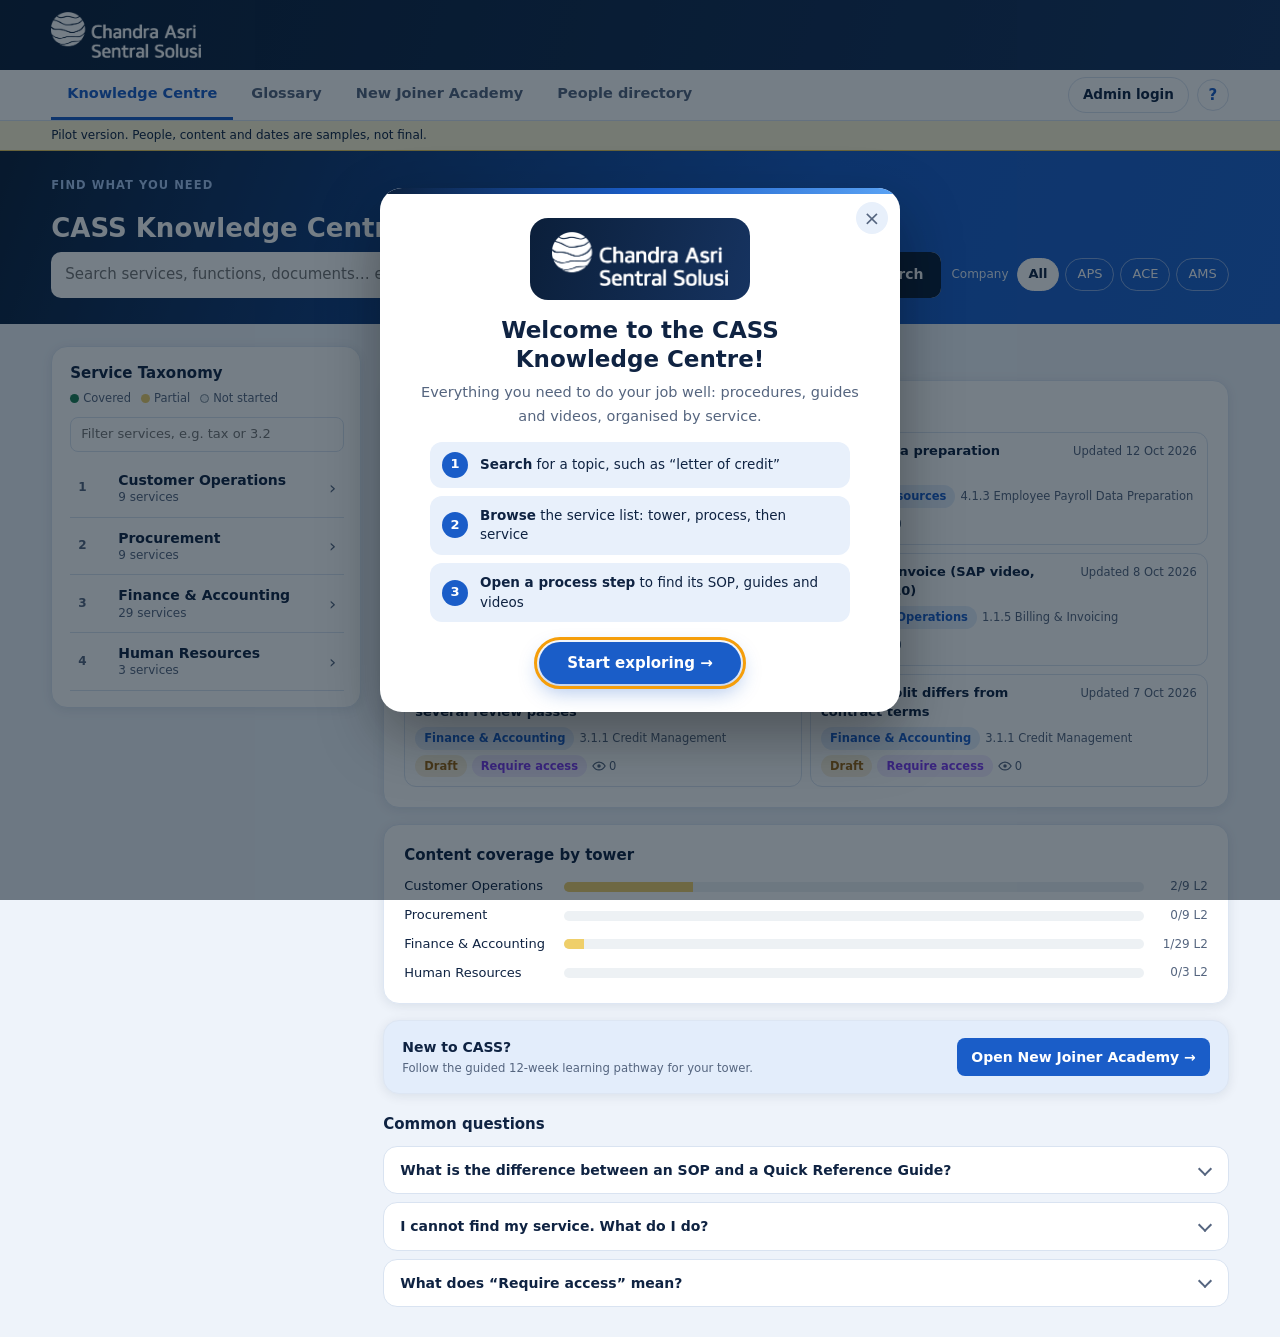
<file: CASS-KM/index.html>
<!doctype html>
<html lang="en">
<head>
<meta charset="utf-8">
<meta name="viewport" content="width=device-width, initial-scale=1">
<title>CASS Knowledge Centre</title>
<link rel="stylesheet" href="km-nav.css">
<style>
/* Layout: brand bar + search hero (with live suggestions), then taxonomy sidebar | content (home, L2 page, search results). */
:root{
  --bg:#eef3fa;--surface:#ffffff;--surface-2:#e8f0fb;--ink:#0f2342;--muted:#55657f;--line:#d9e3f1;
  --brand:#1a5dc8;--brand-soft:#e3edfb;--on-brand:#ffffff;--hdr1:#0b1f3a;--hdr1b:#163360;--hdr2:#1a5dc8;--hdr3:#1f62cc;--hdr-ink:#ffffff;--hdr-muted:#e3edfb;
  --ok:#1d7f55;--ok-bg:#e3f4ec;
  --partial:#efcf6a;--partial-ink:#7a6210;--partial-bg:#fbf3d6;
  --warn:#9a6411;--warn-bg:#fbf0dc;--none:#7a8896;--none-bg:#edf1f4;
  --new:#c2410c;--new-bg:#fdeee5;--lock:#7c3aed;--lock-bg:#f1eafe;--hl:#fff6d6;--hl-line:#e3c35a;--mark:#fdeeb0;
  --t1:#be185d;--t2:#0e7490;--t3:#8a4b14;--t4:#374151;--t-ink:#ffffff;
  --overlay:rgba(5,20,35,.45);--toast-bg:#0f2342;--toast-ink:#ffffff;
  --shadow:0 2px 12px rgba(11,31,58,.09);--panel-line:#dde6f3;--pop-shadow:0 12px 32px rgba(11,31,58,.18);
  --font:"Segoe UI",system-ui,-apple-system,Arial,sans-serif;
  color-scheme:light;
}
@media (prefers-color-scheme:dark){:root:not([data-theme="light"]){
  --bg:#09172b;--surface:#0f2440;--surface-2:#163153;--ink:#e4edfa;--muted:#9db3d0;--line:#26436b;
  --brand:#5ba4f5;--brand-soft:#17335c;--on-brand:#06203d;--hdr-muted:#c3d8f5;
  --ok:#5bd09a;--ok-bg:#163a2b;--partial:#e3c45f;--partial-ink:#efd78c;--partial-bg:#3a3218;
  --warn:#e7b25a;--warn-bg:#3a2d14;--none:#8e9dab;--none-bg:#1e3142;
  --new:#fb9a5c;--new-bg:#3f2414;--lock:#c4a5ff;--lock-bg:#2c2147;--hl:#2f2a14;--hl-line:#b89a3c;--mark:#5a4a12;
  --t1:#f472b6;--t2:#22d3ee;--t3:#e0a35e;--t4:#cbd5e1;--t-ink:#09172b;
  --overlay:rgba(0,0,0,.6);--toast-bg:#e4edfa;--toast-ink:#09172b;
  --shadow:0 4px 16px rgba(0,0,0,.3);--panel-line:#26436b;--pop-shadow:0 12px 32px rgba(0,0,0,.5);color-scheme:dark}}
:root[data-theme="dark"]{
  --bg:#09172b;--surface:#0f2440;--surface-2:#163153;--ink:#e4edfa;--muted:#9db3d0;--line:#26436b;
  --brand:#5ba4f5;--brand-soft:#17335c;--on-brand:#06203d;--hdr-muted:#c3d8f5;
  --ok:#5bd09a;--ok-bg:#163a2b;--partial:#e3c45f;--partial-ink:#efd78c;--partial-bg:#3a3218;
  --warn:#e7b25a;--warn-bg:#3a2d14;--none:#8e9dab;--none-bg:#1e3142;
  --new:#fb9a5c;--new-bg:#3f2414;--lock:#c4a5ff;--lock-bg:#2c2147;--hl:#2f2a14;--hl-line:#b89a3c;--mark:#5a4a12;
  --t1:#f472b6;--t2:#22d3ee;--t3:#e0a35e;--t4:#cbd5e1;--t-ink:#09172b;
  --overlay:rgba(0,0,0,.6);--toast-bg:#e4edfa;--toast-ink:#09172b;
  --shadow:0 4px 16px rgba(0,0,0,.3);--panel-line:#26436b;--pop-shadow:0 12px 32px rgba(0,0,0,.5);color-scheme:dark}
*{box-sizing:border-box}
html{overflow-x:hidden}
body{margin:0;font-family:var(--font);font-size:14px;color:var(--ink);background:var(--bg);line-height:1.45;overflow-x:hidden}
a{color:inherit;text-decoration:none}
button,input,textarea{font:inherit;color:inherit}
:focus-visible{outline:2px solid var(--brand);outline-offset:2px}
.top :focus-visible,.hero :focus-visible{outline-color:#ffffff}
mark{background:var(--mark);color:inherit;border-radius:3px;padding:0 1px}
.wrap{padding-inline:max(16px,4vw)}
.top{background:linear-gradient(105deg,var(--hdr1),var(--hdr1b));color:var(--hdr-ink);display:flex;align-items:center;justify-content:space-between;gap:12px;flex-wrap:wrap;padding-block:12px}
.brand{color:var(--hdr-ink)}
.brand{display:inline-flex;align-items:center}.brand img{display:block;height:46px;width:auto}@media (max-width:560px){.brand img{height:36px}}
.mock{font-size:12px;background:var(--hl);color:var(--ink);border-bottom:1px solid var(--hl-line);padding-block:6px}
.hero{background:linear-gradient(110deg,var(--hdr1),var(--hdr2) 62%,var(--hdr3));color:var(--hdr-ink);padding-block:26px}
.eyebrow{margin:0 0 4px;font-size:11.5px;font-weight:700;letter-spacing:.09em;text-transform:uppercase;color:var(--brand)}
.hero .eyebrow{color:#a9c8f5}
.hero h1{margin:0 0 4px;font-size:26px;text-wrap:balance}
.hero p{margin:0 0 16px;color:var(--hdr-muted);max-width:65ch}
.searchrow{display:flex;gap:10px;flex-wrap:wrap;align-items:center}
.searchbox{flex:1 1 340px;min-width:0;position:relative}
.search{display:flex;background:var(--surface);border-radius:10px;overflow:hidden}
.search input{flex:1;min-width:0;border:0;padding:12px 14px;font-size:15px;background:transparent;color:var(--ink)}
.search input:focus{outline:none}
.search:focus-within{box-shadow:0 0 0 3px rgba(255,255,255,.55)}
.search button{border:0;background:var(--hdr1);color:#fff;padding:0 18px;font-weight:700;cursor:pointer}
.kbd{font-size:11px;color:var(--muted);align-self:center;margin-right:10px;border:1px solid var(--line);border-radius:5px;padding:1px 6px}
.suggest{position:absolute;left:0;right:0;top:calc(100% + 6px);background:var(--surface);color:var(--ink);border:1px solid var(--line);border-radius:12px;box-shadow:var(--pop-shadow);z-index:15;max-height:min(460px,70vh);overflow:auto;padding:6px}
.sg-head{font-size:10.5px;text-transform:uppercase;letter-spacing:.08em;color:var(--muted);font-weight:700;padding:8px 10px 4px}
.sg{display:flex;gap:10px;align-items:flex-start;width:100%;text-align:left;border:0;background:transparent;padding:8px 10px;border-radius:8px;cursor:pointer}
.sg:hover,.sg.active{background:var(--brand-soft)}
.sg .ic{flex:none;min-width:58px;max-width:90px;overflow:hidden;text-overflow:ellipsis;white-space:nowrap;font-size:10.5px;font-weight:700;color:var(--brand);background:var(--brand-soft);border-radius:6px;padding:2px 6px;text-align:center;margin-top:1px;font-variant-numeric:tabular-nums}
.sg.active .ic,.sg:hover .ic{background:var(--surface)}
.sg .tx{min-width:0;display:grid}
.sg .tx b{font-weight:600;font-size:13.5px}
.sg .tx small{color:var(--muted);font-size:12px;white-space:nowrap;overflow:hidden;text-overflow:ellipsis}
.sg-all{border-top:1px solid var(--line);margin-top:4px;padding-top:10px}
.sg-empty{padding:12px 10px;color:var(--muted);font-size:13px}
.chips{display:flex;gap:6px;flex-wrap:wrap;align-items:center}
.chips .lbl{font-size:12px;color:var(--hdr-muted);margin-right:2px}
.chip{border:1px solid rgba(255,255,255,.45);background:transparent;color:var(--hdr-ink);padding:6px 11px;border-radius:999px;cursor:pointer;font-size:13px}
.chip[aria-pressed="true"]{background:#ffffff;color:#0f2342;border-color:#ffffff;font-weight:700}
.layout{display:grid;grid-template-columns:310px minmax(0,1fr);gap:22px;padding-block:22px}
.panel{background:var(--surface);border:1px solid var(--panel-line,var(--line));border-radius:16px;box-shadow:var(--shadow)}
.side{padding:16px 16px 16px 18px;align-self:start;position:sticky;top:12px;max-height:calc(100vh - 24px);overflow:auto;min-width:0}
.side h3{margin:0 0 6px;font-size:15px}
.legend{display:flex;gap:10px;flex-wrap:wrap;font-size:11.5px;color:var(--muted);margin-bottom:10px}
.dot{display:inline-block;width:9px;height:9px;border-radius:50%;margin-right:4px;vertical-align:middle;flex:none}
.dot.covered{background:var(--ok)}.dot.partial{background:var(--partial)}.dot.none{background:var(--none-bg);border:1.5px solid var(--none)}
.tfilter{width:100%;border:1px solid var(--line);border-radius:8px;padding:7px 10px;background:var(--surface);color:var(--ink);margin-bottom:8px;font-size:13px}
.dr-head{display:flex;align-items:center;gap:8px;margin:2px 0 8px}
.dr-back{flex:none;border:1px solid var(--line);background:var(--surface);color:var(--brand);border-radius:999px;padding:5px 12px;font-weight:650;font-size:12.5px;cursor:pointer}
.dr-back:hover{border-color:var(--brand)}
.dr-title{font-weight:700;font-size:14px;line-height:1.25;min-width:0;overflow-wrap:anywhere}
.dr-row{display:flex;align-items:center;gap:10px;width:100%;border:0;border-bottom:1px solid var(--line);background:transparent;text-align:left;padding:11px 8px;color:var(--ink);cursor:pointer;font-size:14px}
.dr-row:hover{background:var(--surface-2)}
.dr-row .code{font-variant-numeric:tabular-nums;color:var(--muted);font-weight:600;font-size:12px;min-width:30px}
.dr-row .nm{flex:1;min-width:0;font-weight:650;line-height:1.3}
.dr-row small{display:block;color:var(--muted);font-weight:400;font-size:12px;margin-top:1px}
.dr-row .chev{color:var(--muted);font-size:18px;line-height:1}
.tree .code{font-variant-numeric:tabular-nums;color:var(--muted);font-weight:600;font-size:12px;white-space:nowrap}
.leaf{display:flex;align-items:center;gap:6px;width:100%;border:0;background:transparent;text-align:left;padding:9px 8px;border-radius:7px;color:var(--ink);cursor:pointer;font-size:13.5px}
.leaf:hover{background:var(--brand-soft)}
.leaf.on{background:var(--brand-soft);color:var(--brand);font-weight:700}
.leaf .nm{flex:1;min-width:0}
.leaf small{display:block;color:var(--muted);font-weight:400;font-size:11.5px}
.main{min-width:0;display:grid;grid-template-columns:minmax(0,1fr);gap:16px;align-content:start}
.crumb{font-size:12.5px;color:var(--muted);overflow-wrap:anywhere}
.crumb button{border:0;background:none;padding:0;color:var(--brand);cursor:pointer}
.pad{padding:20px}
h2{margin:0 0 6px;font-size:20px;text-wrap:balance;overflow-wrap:anywhere}
h3.sec{margin:0 0 10px;font-size:15px}
.sub{color:var(--muted);margin:0;max-width:70ch}
.pill{display:inline-flex;align-items:center;gap:4px;font-size:11.5px;font-weight:700;padding:3px 9px;border-radius:999px;white-space:nowrap}
.p-covered{background:var(--ok-bg);color:var(--ok)}.p-partial{background:var(--partial-bg);color:var(--partial-ink)}.p-none{background:var(--none-bg);color:var(--none)}
.p-approved{background:var(--ok-bg);color:var(--ok)}.p-draft{background:var(--warn-bg);color:var(--warn)}.p-review{background:var(--brand-soft);color:var(--brand)}
.tw-1,.tw-2,.tw-3,.tw-4{--tc:var(--brand)}   /* towers share one calm colour; the name says which tower */
.pill.tw{background:var(--brand-soft);color:var(--brand)}
.tsw{display:inline-block;width:10px;height:10px;border-radius:3px;background:var(--tc);flex:none;align-self:center}
.p-new{background:var(--new-bg);color:var(--new)}.p-lock{background:var(--lock-bg);color:var(--lock)}.p-role{background:var(--surface-2);color:var(--ink);font-weight:600}
.meta{display:grid;grid-template-columns:repeat(auto-fit,minmax(170px,1fr));gap:10px 18px;margin-top:14px;padding-top:14px;border-top:1px solid var(--line)}
.meta>div{font-size:13px;min-width:0;overflow-wrap:anywhere}
.meta b{display:block;font-size:11px;text-transform:uppercase;letter-spacing:.06em;color:var(--muted);font-weight:700;margin-bottom:3px}
.person{display:inline-flex;align-items:center;gap:7px;border:1px solid var(--line);background:var(--surface);border-radius:999px;padding:3px 10px 3px 3px;cursor:pointer;font-size:13px;max-width:100%}
.person:hover,.person[aria-expanded="true"]{border-color:var(--brand);color:var(--brand)}
.person .av{flex:none;width:24px;height:24px;border-radius:50%;display:grid;place-items:center;font-size:10.5px;font-weight:800;background:var(--brand-soft);color:var(--brand)}
.person .pn{overflow:hidden;text-overflow:ellipsis;white-space:nowrap}
.tba{color:var(--muted);font-style:italic}
.titlerow{display:flex;justify-content:space-between;gap:12px;flex-wrap:wrap;align-items:flex-start}
.titlerow>div{min-width:0}
.l3{display:grid;grid-template-columns:repeat(auto-fill,minmax(min(250px,100%),1fr));gap:8px;margin-top:4px;align-items:start}
.l3card{background:var(--surface-2);border-radius:9px;padding:9px 11px;font-size:13px;border:1px solid transparent;scroll-margin-top:80px;min-width:0;overflow-wrap:anywhere}
.l3card .c{font-variant-numeric:tabular-nums;color:var(--muted);font-weight:700;margin-right:6px}
.l3card details{margin-top:5px}
.l3card summary{cursor:pointer;color:var(--brand);font-size:12px;font-weight:600}
.l3card ul{margin:6px 0 0;padding-left:18px;color:var(--muted);font-size:12.5px;display:grid;gap:3px}
.l3card.flash{border-color:var(--brand);background:var(--brand-soft)}
.flow{display:flex;align-items:stretch;overflow-x:auto;padding:4px 2px 10px;max-width:100%}
.node{flex:none;width:170px;border:2px solid var(--line);border-radius:12px;padding:12px;cursor:pointer;background:var(--surface);text-align:left;display:flex;flex-direction:column;gap:6px}
.node:hover{border-color:var(--brand)}
.node.on{border-color:var(--brand);box-shadow:0 6px 18px rgba(26,93,200,.18)}
.node.km{background:var(--hl);border-color:var(--hl-line)}
.node.km.on{border-color:var(--brand)}
.node b{font-size:13.5px}
.node .tags{display:flex;flex-wrap:wrap;gap:4px}
.node small{color:var(--muted);font-size:11.5px}
.arrow{flex:none;width:26px;display:grid;place-items:center;color:var(--muted);font-size:18px}
.note{font-size:12px;color:var(--muted);margin:8px 0 0}
.assets{display:grid;grid-template-columns:repeat(auto-fill,minmax(min(230px,100%),1fr));gap:12px;align-items:start}
.asset{padding:14px;display:flex;flex-direction:column;gap:8px;min-width:0}
.asset.empty{opacity:.62;box-shadow:none;background:var(--surface-2)}
.asset h4{margin:0;font-size:14px;display:flex;justify-content:space-between;gap:8px}
.asset h4 .n{font-variant-numeric:tabular-nums;color:var(--muted);font-weight:600}
.asset .desc{margin:0;color:var(--muted);font-size:12.5px}
.item{display:block;width:100%;text-align:left;border:1px solid var(--line);background:var(--surface);border-radius:12px;padding:9px 10px;cursor:pointer;min-width:0}
.item:hover{border-color:var(--brand)}
.item .t{font-weight:650;font-size:13px;display:block;overflow-wrap:anywhere}
.item .m{display:flex;gap:5px;flex-wrap:wrap;margin-top:5px;align-items:center;font-size:11.5px;color:var(--muted)}
.kmviews{display:inline-flex;align-items:center;gap:3px;font-size:11.5px;color:var(--muted);white-space:nowrap;font-variant-numeric:tabular-nums}
.l3dd>summary{cursor:pointer;list-style:none;display:flex;align-items:center;justify-content:space-between;gap:8px}.l3dd>summary::-webkit-details-marker{display:none}.l3dd>summary::after{content:'';width:8px;height:8px;border-right:2px solid var(--muted);border-bottom:2px solid var(--muted);transform:rotate(45deg);margin:-4px 4px 0 0;transition:transform .15s}.l3dd[open]>summary::after{transform:rotate(-135deg);margin-top:4px}.l3dd>summary h3{margin:0}.l3dd[open]>summary{margin-bottom:10px}
.item .tr{display:flex;gap:8px;align-items:flex-start;justify-content:space-between}.item .tr .t{flex:1;min-width:0}.item .tr .m.d{margin-top:1px;flex:none;white-space:nowrap}
.feedback{display:flex;gap:8px;flex-wrap:wrap;align-items:center;font-size:13px;color:var(--muted)}
.btn{border:1px solid var(--line);background:var(--surface);padding:7px 12px;border-radius:8px;cursor:pointer;font-size:13px;display:inline-flex;align-items:center;justify-content:center;text-align:center}
.btn:hover{border-color:var(--brand);color:var(--brand)}
.btn.primary{background:var(--brand);border-color:var(--brand);color:var(--on-brand);font-weight:700}
.btn.primary:hover{filter:brightness(1.08)}
.btn:disabled,.btn:disabled:hover{background:var(--surface-2);border-color:var(--line);color:var(--muted);cursor:not-allowed;font-weight:600;filter:none}
.btn.small{padding:4px 9px;font-size:12px}
.linkbtn{border:0;background:none;color:var(--brand);cursor:pointer;padding:0;font-size:12.5px;font-weight:600}
.recent{display:grid;grid-template-columns:repeat(auto-fill,minmax(min(300px,100%),1fr));gap:8px;align-items:start}
.chipbtn{border:1px solid var(--line);background:var(--surface);color:var(--ink);padding:6px 12px;border-radius:999px;cursor:pointer;font-size:13px}
.chipbtn:hover{border-color:var(--brand);color:var(--brand)}
.chipbtn[aria-pressed="true"]{background:var(--brand);border-color:var(--brand);color:var(--on-brand);font-weight:700}
.chipbtn.tchip{border:1.5px solid var(--tc);display:inline-flex;align-items:center;gap:7px}
.chipbtn.tchip::before{content:"";width:10px;height:10px;border-radius:3px;background:var(--tc);flex:none}
.chipbtn.tchip:hover{border-color:var(--tc);color:var(--ink);background:var(--surface-2)}
.chipbtn.tchip[aria-pressed="true"]{background:var(--tc);border-color:var(--tc);color:var(--t-ink)}
.chipbtn.tchip[aria-pressed="true"]::before{background:var(--t-ink)}
.gl-peek{display:flex;gap:8px;flex-wrap:wrap;margin-top:12px}
.gl-tools{display:grid;gap:10px;margin-top:14px}
.gl-tools .tfilter{margin:0;max-width:460px;font-size:14px;padding:9px 12px}
.gl-chips{display:flex;gap:6px;flex-wrap:wrap}
.gl-meta{display:flex;justify-content:space-between;gap:10px;flex-wrap:wrap;align-items:center;margin-top:14px;padding-top:12px;border-top:1px solid var(--line);font-size:13px;color:var(--muted)}
.gl-az{display:flex;flex-wrap:wrap;gap:2px}
.azb{border:0;background:none;color:var(--brand);font-weight:700;cursor:pointer;padding:3px 6px;border-radius:6px;font-size:12px}
.azb:hover{background:var(--brand-soft)}.azb:disabled{color:var(--muted);opacity:.45;cursor:default;background:none}
.gl-list{display:grid;margin-top:6px}
.gl-letter{font-weight:800;font-size:14px;color:var(--brand);padding:14px 0 4px;border-bottom:1px solid var(--line);scroll-margin-top:90px}
.gl-row{display:grid;grid-template-columns:150px minmax(0,1fr) 230px;gap:6px 16px;padding:10px 6px;border-bottom:1px solid var(--line);align-items:start;scroll-margin-top:90px;transition:background-color .4s}
.gl-row.flash{background:var(--brand-soft);border-radius:8px}
.gl-term{font-weight:700;overflow-wrap:anywhere}
.gl-mean{overflow-wrap:anywhere}
.gl-tw{display:flex;gap:4px;flex-wrap:wrap}
@media (max-width:700px){.gl-row{grid-template-columns:minmax(0,1fr)}.gl-tw{margin-top:2px}}
.cov{display:grid;gap:10px}
.covrow{display:grid;grid-template-columns:150px minmax(0,1fr) 54px;gap:10px;align-items:center;font-size:13px}
.bar{display:flex;height:10px;border-radius:999px;overflow:hidden;background:var(--none-bg)}
.bar i{display:block;height:100%}
.bar .c{background:var(--ok)}.bar .p{background:var(--partial)}
.covrow .num{font-variant-numeric:tabular-nums;color:var(--muted);text-align:right;font-size:12px}
.empty-state p{max-width:60ch}
.academy{padding:16px 18px;display:flex;justify-content:space-between;align-items:center;gap:12px;flex-wrap:wrap;background:var(--brand-soft)}
.academy a{background:var(--brand);color:var(--on-brand);padding:9px 14px;border-radius:8px;font-weight:700}
.reslist{display:grid;gap:8px}
.resrow{display:flex;gap:10px;align-items:flex-start;width:100%;text-align:left;border:1px solid var(--line);background:var(--surface);border-radius:9px;padding:9px 11px;cursor:pointer;min-width:0}
.resrow:hover{border-color:var(--brand)}
.resrow>span:last-child{min-width:0;overflow-wrap:anywhere}
.resrow .ic{flex:none;font-size:11px;font-weight:700;color:var(--muted);min-width:64px;font-variant-numeric:tabular-nums;padding-top:1px}
.resrow small{display:block;color:var(--muted);font-size:12px;margin-top:2px}
.drawer-bg{position:fixed;inset:0;background:var(--overlay);z-index:20}
.drawer{position:fixed;top:0;right:0;bottom:0;width:min(440px,100%);background:var(--surface);z-index:21;padding:22px;padding-top:calc(22px + env(safe-area-inset-top,0px));overflow:auto;box-shadow:-8px 0 30px rgba(0,0,0,.2);display:grid;gap:14px;align-content:start}
.drawer h3{margin:0;font-size:18px;overflow-wrap:anywhere}
.drawer .acts{display:flex;gap:8px;flex-wrap:wrap}
@media (prefers-reduced-motion:no-preference){.drawer{animation:slidein .2s ease-out}@keyframes slidein{from{transform:translateX(40px);opacity:.4}to{transform:none;opacity:1}}}
.lockbox{background:var(--lock-bg);color:var(--ink);border-radius:10px;padding:10px 12px;font-size:13px}
.lockbox b{color:var(--lock)}
.apprline{margin:0;font-size:13px;color:var(--ok);font-weight:600}
.hist{margin:6px 0 0;padding-left:20px;display:grid;gap:4px;font-size:12.5px;color:var(--muted)}
.pop{position:fixed;z-index:40;width:min(320px,calc(100vw - 24px));max-height:calc(100vh - 24px);overflow:auto;background:var(--surface);border:1px solid var(--line);border-radius:14px;box-shadow:var(--pop-shadow);padding:16px;display:grid;gap:12px}
.pop .ph{display:flex;gap:12px;align-items:center;padding-right:24px}
.pop .bigav{width:46px;height:46px;border-radius:50%;display:grid;place-items:center;font-weight:800;font-size:16px;background:var(--brand);color:var(--on-brand);flex:none}
.pop h4{margin:0;font-size:15.5px}
.pop .role{color:var(--muted);font-size:12.5px}
.pop dl{margin:0;display:grid;grid-template-columns:auto minmax(0,1fr);gap:6px 12px;font-size:13px}
.pop dt{color:var(--muted);font-size:11px;text-transform:uppercase;letter-spacing:.06em;font-weight:700;padding-top:2px}
.pop dd{margin:0;overflow-wrap:anywhere}
.pop .acts{display:flex;gap:8px;flex-wrap:wrap}
.pop .close{position:absolute;top:8px;right:8px;border:0;background:none;cursor:pointer;color:var(--muted);font-size:18px;line-height:1;padding:4px 8px;border-radius:6px}
.pop .close:hover{background:var(--surface-2)}
.pop .ctx{font-size:12px;color:var(--muted);background:var(--surface-2);border-radius:8px;padding:7px 9px}
.legendpop dl{align-items:center;font-size:12.5px}
.legendpop dt{text-transform:none;letter-spacing:0}
.toast{position:fixed;left:50%;bottom:calc(20px + env(safe-area-inset-bottom,0px));transform:translateX(-50%);background:var(--toast-bg);color:var(--toast-ink);padding:10px 16px;border-radius:9px;z-index:50;font-size:13px;max-width:calc(100% - 32px);box-shadow:var(--pop-shadow)}
textarea{width:100%;min-height:80px;padding:9px;border-radius:8px;border:1px solid var(--line);background:var(--surface);color:var(--ink);margin-top:6px}
.sr{position:absolute;width:1px;height:1px;overflow:hidden;clip:rect(0 0 0 0);white-space:nowrap}
.health{border-left:4px solid var(--new)}
@media (max-width:900px){.layout{grid-template-columns:minmax(0,1fr)}.side{position:static;max-height:none}.covrow{grid-template-columns:110px minmax(0,1fr) 46px}}
@media (prefers-reduced-motion:no-preference){.node,.item,.btn,.l3card{transition:border-color .15s,box-shadow .15s,background-color .3s}}
</style>
</head>
<body>
<header class="top wrap"><a class="brand" href="index.html" aria-label="CASS Knowledge Centre home"><img src="cass-logo.png" alt=""></a></header>
<div class="tabbar wrap"><nav class="nav" aria-label="Main"><a class="on" href="index.html" aria-current="page">Knowledge Centre</a><a href="glossary.html">Glossary</a><a href="new-joiner-academy.html">New Joiner Academy</a><a href="people.html">People directory</a></nav><span class="sp"></span><a class="adm" href="admin.html">Admin<span class="lg"> login</span></a></div>
<div class="mock wrap" id="mockBanner" hidden></div>
<section class="hero wrap">
  <p class="eyebrow">Find what you need</p>
  <h1>CASS Knowledge Centre</h1>
  <div class="searchrow">
    <div class="searchbox">
      <form class="search" id="searchForm" role="search">
        <label for="q" class="sr">Search the Knowledge Centre</label>
        <input id="q" type="text" autocomplete="off" spellcheck="false" placeholder="Search services, functions, documents… e.g. letter of credit, proforma, vendor" role="combobox" aria-expanded="false" aria-controls="suggest" aria-autocomplete="list" aria-haspopup="listbox">
        <span class="kbd" aria-hidden="true">/</span>
        <button type="submit">Search</button>
      </form>
      <div class="suggest" id="suggest" role="listbox" aria-label="Search suggestions" hidden></div>
    </div>
    <div class="chips" id="coChips" role="group" aria-label="Company filter"></div>
  </div>
</section>

<div class="layout wrap">
  <aside class="panel side" aria-label="Service taxonomy">
    <h3>Service Taxonomy</h3>
    <div class="legend"><span><i class="dot covered"></i>Covered</span><span><i class="dot partial"></i>Partial</span><span><i class="dot none"></i>Not started</span></div>
    <label for="tf" class="sr">Filter the taxonomy</label>
    <input id="tf" class="tfilter" type="search" placeholder="Filter services, e.g. tax or 3.2" autocomplete="off">
    <nav class="tree" id="tree" aria-label="Service taxonomy tree"></nav>
  </aside>
  <main class="main" id="main"></main>
</div>

<div id="drawerRoot"></div>
<div id="popRoot"></div>
<div class="toast" id="toast" role="status" aria-live="polite" hidden></div>

<script src="km-data.js"></script>
<script src="km-boot.js"></script>
<script>
(function(){
'use strict';
/* ---------- Data: everything comes from km-data.js (edited only in admin.html). window.KM is the published data, or the admin's draft in preview mode (km-boot.js). ---------- */
const D=window.KM;
const mainEl=document.getElementById('main');
if(!D||!Array.isArray(D.taxonomy)){
  mainEl.innerHTML='<section class="panel pad health" role="alert"><h2>Content not available</h2><p class="sub">The content file km-data.js could not be loaded. Make sure it sits in the same folder as this page.</p></section>';
  return;
}
const SET=D.settings||{};
const TAX=D.taxonomy;
const L3RAW=D.l3||{};
const PEOPLE={};(D.people||[]).forEach(p=>{if(p&&p.id)PEOPLE[p.id]=p});
const TYPES=(D.itemTypes||[]);
const L2PAGES=D.l2Pages||{};
const ITEMS=(D.items||[]).map(i=>Object.assign({step:'',l3:'',escalateTo:'',complexity:'',link:'',description:'',duration:'',requireAccess:false,newBadge:'auto',companies:[],document:null,approvedBy:'',approvedByName:'',approvedAt:'',updatedByName:''},i));
const TOWERNAMES=D.towerNames||{};
const GLOSSARY=(D.glossary||[]).map(g=>({term:String(g.term||''),meaning:String(g.meaning||''),towers:Array.isArray(g.towers)?g.towers.map(String):[]}));
const SYN={};Object.entries(D.synonyms||{}).forEach(([k,v])=>{SYN[norm(k)]=(Array.isArray(v)?v:[v]).map(norm)});
const POPULAR=D.popularSearches||[];
const CHANGELOG=D.changeLog||[];
const COMPANIES=SET.companies||[];
const NEWDAYS=+SET.newBadgeDays||30;
const GROUPS={Service:'Services (L2)',Function:'Functions (L3)',Document:'Documents & videos',Process:'Processes (L1)',Tower:'Towers (L0)',Glossary:'Glossary',Person:'People'};
const CAP={Service:4,Function:4,Document:4,Process:2,Tower:1,Glossary:2,Person:2};
const STOP=new Set(['of','and','the','for','to','in','a','an','on','with','by']);
const COV={covered:'Covered',partial:'Partial',none:'Not started'};
const ST={'Approved':'p-approved','Draft':'p-draft','In review':'p-review'};
const TYPESHORT={'Quick Reference Guide':'QRD','SOP':'SOP','Video':'Video','Training Material':'Training','Templates & Forms':'Template','Exception Handling':'Exception','Lessons & Real Examples':'Lesson'};

/* ---------- Helpers ---------- */
function norm(s){return String(s==null?'':s).toLowerCase().normalize('NFD').replace(/[\u0300-\u036f]/g,'').replace(/&/g,' and ').replace(/[^a-z0-9.\/ ]+/g,' ').replace(/\.(?![0-9])/g,' ').replace(/(^|[^0-9])\./g,'$1 ').replace(/\s+/g,' ').trim()}
const esc=s=>String(s==null?'':s).replace(/[&<>"']/g,ch=>({'&':'&amp;','<':'&lt;','>':'&gt;','"':'&quot;',"'":'&#39;'}[ch]));
const store={get(k,d){try{const v=localStorage.getItem(k);return v!=null?JSON.parse(v):d}catch(e){return d}},set(k,v){try{localStorage.setItem(k,JSON.stringify(v))}catch(e){}}};
const L2INDEX={};const L0BY={};
TAX.forEach(a=>{L0BY[a.code]=a;(a.l1||[]).forEach(b=>(b.l2||[]).forEach(x=>{L2INDEX[x.code]={c:x.code,n:x.name,l0:a,l1:b}}))});
const TOTAL_L2=Object.keys(L2INDEX).length;
/* L3 cards stay short: any text after a colon or "e.g." in a name is moved into the Details list at render time. */
function splitL3(f){
  let name=String(f.name||''),det=Array.isArray(f.details)?f.details.map(String):[];
  const m=name.match(/^(.*?)(?:\s*:\s*|\s*[(,]?\s*\be\.g\.,?\s*)(.*)$/i);
  if(m&&m[1].trim()){name=m[1].trim().replace(/[\s,;(]+$/,'');let rest=m[2].trim();if(/\(\s*e\.g\./i.test(f.name))rest=rest.replace(/\)\s*$/,'');if(rest)det=[rest,...det]}
  return {code:String(f.code),name,details:det};
}
const L3={};Object.entries(L3RAW).forEach(([k,v])=>{L3[k]=(v||[]).map(splitL3)});
const l3Find=(l2,code)=>(L3[l2]||[]).find(f=>f.code===code);
const meta=c=>L2PAGES[c]||{coverage:'none'};
const covOf=c=>COV[meta(c).coverage]?meta(c).coverage:'none';
const stepsOf=c=>{const s=meta(c).steps;return Array.isArray(s)&&s.length?s:null};
const nameOf=c=>L2INDEX[c]?L2INDEX[c].n:c;
const initials=n=>String(n).split(/\s+/).filter(Boolean).map(w=>w[0]).slice(0,2).join('').toUpperCase();
const fmt=d=>{if(!d)return '';const x=new Date(String(d).slice(0,10)+'T00:00:00');return isNaN(x)?esc(d):x.toLocaleDateString('en-GB',{day:'numeric',month:'short',year:'numeric'})};
const slug=s=>String(s).replace(/[^A-Za-z0-9]+/g,'_');
const fnId=code=>'fn-'+String(code).replace(/\./g,'-');
function safeUrl(u){u=String(u||'').trim();if(!u)return '';if(/^https?:\/\//i.test(u))return u;if(!/^[a-z][a-z0-9+.-]*:/i.test(u)&&!u.startsWith('//'))return u;return ''}

let seen=store.get('kmSeen',{});if(!seen||typeof seen!=='object'||Array.isArray(seen))seen={};
let company=store.get('kmCompany','All');if(company!=='All'&&!COMPANIES.includes(company))company='All';
const TODAY=new Date();TODAY.setHours(0,0,0,0);
function isNew(it){
  if(it.newBadge==='show'||it.newBadge==='always')return true;if(it.newBadge==='hide'||it.newBadge==='never')return false;
  const d=new Date(String(it.updated)+'T00:00:00');if(isNaN(d))return false;
  const age=(TODAY-d)/864e5;return age<=NEWDAYS&&age>=-1&&seen[it.id]!==it.updated;
}
const vis=it=>company==='All'||(it.companies||[]).includes(company);
const personName=id=>PEOPLE[id]?PEOPLE[id].name:'';

/* Sample banner */
(function(){const bn=SET.banner,mb=document.getElementById('mockBanner');if(bn&&bn.on&&String(bn.text||'').trim()){mb.textContent=bn.text;mb.hidden=false}else mb.remove()})();

/* ---------- Data health: warn about broken references without breaking the page ---------- */
(function validate(){
  const w=(...a)=>console.warn('[km-data]',...a);
  const typeNames=new Set(TYPES.map(t=>t.name));
  let l3n=0;Object.entries(L3RAW).forEach(([k,v])=>{if(!L2INDEX[k])w('l3 list for unknown L2',k);l3n+=(v||[]).length});
  Object.entries(L2PAGES).forEach(([c,m])=>{
    if(!L2INDEX[c])w('l2Pages entry for unknown L2',c);
    ['owner','expert','approver'].forEach(f=>{if(m[f]&&!PEOPLE[m[f]])w(`l2Pages ${c}.${f} points to unknown person`,m[f])});
    const ids=new Set();(m.steps||[]).forEach(s=>{if(!/^step-\d+$/.test(s.id||''))w(`step in ${c} has a bad id`,s.id);if(ids.has(s.id))w(`duplicate step id in ${c}`,s.id);ids.add(s.id);if(s.l3&&!l3Find(c,s.l3))w(`step ${s.id} in ${c} points to unknown L3`,s.l3)});
  });
  const seenIds=new Set();
  ITEMS.forEach(i=>{
    if(seenIds.has(i.id))w('duplicate item id',i.id);seenIds.add(i.id);
    if(!L2INDEX[i.l2])w(`item ${i.id} points to unknown L2`,i.l2);
    if(i.step&&!(stepsOf(i.l2)||[]).some(s=>s.name===i.step))w(`item ${i.id} points to unknown process step`,i.step);
    if(i.l3&&!l3Find(i.l2,i.l3))w(`item ${i.id} points to unknown L3`,i.l3);
    ['owner','updatedBy','escalateTo'].forEach(f=>{if(i[f]&&!PEOPLE[i[f]])w(`item ${i.id}.${f} points to unknown person`,i[f])});
    if(!typeNames.has(i.type))w(`item ${i.id} has unknown type`,i.type);
  });
  if(TOTAL_L2!==50)w('expected 50 L2 services, found',TOTAL_L2);
  if(l3n!==268)w('expected 268 L3 functions, found',l3n);
})();

/* ---------- UI helpers ---------- */
function toast(msg){const t=document.getElementById('toast');t.textContent=msg;t.hidden=false;clearTimeout(t._h);t._h=setTimeout(()=>{t.hidden=true},2600)}
function copyText(text){
  return new Promise((ok,fail)=>{
    const fallback=()=>{try{const ta=document.createElement('textarea');ta.value=text;ta.setAttribute('readonly','');ta.style.cssText='position:fixed;top:0;left:0;opacity:0';document.body.appendChild(ta);ta.select();const r=document.execCommand('copy');ta.remove();r?ok():fail()}catch(e){fail()}};
    try{if(navigator.clipboard&&window.isSecureContext)navigator.clipboard.writeText(text).then(ok,fallback);else fallback()}catch(e){fallback()}
  });
}
function personBtn(id,ctx){const p=PEOPLE[id];if(!p)return '<span class="tba">To be assigned</span>';return `<button type="button" class="person" data-person="${esc(id)}" data-ctx="${esc(ctx||'')}" aria-haspopup="dialog" aria-expanded="false"><span class="av" aria-hidden="true">${esc(initials(p.name))}</span><span class="pn">${esc(p.name)}</span></button>`}
const pageUrl=h=>location.href.split('#')[0]+(h||'');
function setHash(h){try{history.replaceState(null,'',h?h:location.pathname+location.search)}catch(e){}}

/* ---------- Search engine ---------- */
const IDX=[];
function addIdx(o){o.h=norm(o.label+' '+(o.extra||''));o.words=[...new Set(o.h.split(' '))];o.nlabel=norm(o.label);o.ncode=norm(o.code||'');IDX.push(o)}
TAX.forEach(a=>{
  addIdx({kind:'Tower',label:a.name,code:'L0 '+a.code,codeRaw:a.code,sub:'Service tower',act:{q:a.name},extra:a.code,w:5});
  (a.l1||[]).forEach(b=>{
    addIdx({kind:'Process',label:b.name,code:b.code,codeRaw:b.code,sub:a.name+' · L1 process',act:{q:b.name},extra:b.code+' '+a.name,w:5});
    (b.l2||[]).forEach(x=>{const c=x.code,m=meta(c),cov=covOf(c);
      addIdx({kind:'Service',label:x.name,code:c,codeRaw:c,sub:`${a.name} › ${b.name} · ${COV[cov]}`,act:{l2:c},extra:c+' '+b.name+' '+a.name+' '+(m.intro||'')+' '+COV[cov],w:6});
      (L3[c]||[]).forEach(f=>addIdx({kind:'Function',label:f.name,code:f.code,codeRaw:f.code,sub:`${c} ${x.name}`,act:{l2:c,fn:f.code},extra:f.code+' '+f.details.join(' ')+' '+c+' '+x.name,w:3}));
    });
  });
});
ITEMS.forEach(i=>addIdx({kind:'Document',label:i.title,code:TYPESHORT[i.type]||String(i.type).split(' ')[0],sub:`${i.type} · ${i.l2} ${nameOf(i.l2)}`,act:{item:i.id},extra:[i.type,i.description,i.step,i.l3,personName(i.owner),i.l2,nameOf(i.l2)].join(' '),item:i,w:7}));
const glTowerText=g=>g.towers.includes('all')?'All towers':g.towers.map(c=>TOWERNAMES[c]||c).join(', ');
GLOSSARY.forEach(g=>addIdx({kind:'Glossary',label:g.term,code:'Term',sub:(g.meaning||'Meaning to be added')+(g.towers.length?' · '+glTowerText(g):''),act:{view:'glossary',term:g.term},extra:g.meaning+' '+glTowerText(g),w:4}));
Object.values(PEOPLE).forEach(p=>addIdx({kind:'Person',label:p.name,code:'Person',sub:`${p.role} · ${p.team}`,act:{person:p.id},extra:p.role+' '+p.team,w:4}));

function lev1(a,b){if(Math.abs(a.length-b.length)>1)return false;let i=0,j=0,e=0;while(i<a.length&&j<b.length){if(a[i]===b[j]){i++;j++;continue}if(++e>1)return false;if(a.length>b.length)i++;else if(b.length>a.length)j++;else{i++;j++}}return e+(a.length-i)+(b.length-j)<=1}
const isCode=t=>/^[0-9][0-9.]*$/.test(t);
function tokenScore(tok,o){
  if(o.words.includes(tok))return 3;
  if(o.words.some(w=>w.startsWith(tok)))return 2;
  if(isCode(tok))return 0; // codes match from the start only, so 3.2 never finds 3.3.2
  if(tok.length>=3&&o.h.includes(tok))return 1.5;
  for(const k in SYN){if(k===tok||(tok.length>=3&&k.startsWith(tok))){if(SYN[k].some(v=>v&&(o.words.includes(v)||(v.includes(' ')||v.length>=3)&&o.h.includes(v))))return 1.2}}
  if(tok.length>=4&&o.words.some(w=>w.length>=4&&w[0]===tok[0]&&(lev1(tok,w.slice(0,tok.length))||lev1(tok,w.slice(0,tok.length+1))||lev1(tok,w.slice(0,tok.length-1)))))return .8;
  return 0;
}
function prepQuery(q){
  let nq=norm(q);if(!nq)return {nq:'',toks:[]};
  // a half-typed phrase such as "letter of cre" completes to the known phrase "letter of credit"
  if(nq.includes(' ')&&nq.length>=6){const ph=Object.keys(SYN).find(k=>k.includes(' ')&&k.startsWith(nq)&&k!==nq);if(ph)nq=ph}
  let toks=nq.split(' ');if(toks.some(t=>!STOP.has(t)))toks=toks.filter(t=>!STOP.has(t));
  // multi-word synonym keys such as "letter of credit" count as one token
  Object.keys(SYN).filter(k=>k.includes(' ')&&(' '+nq+' ').includes(' '+k+' ')).forEach(k=>{const kw=k.split(' ');toks=toks.filter(t=>!kw.includes(t));toks.push(k)});
  return {nq,toks:[...new Set(toks)]};
}
function search(q){
  const {nq,toks}=prepQuery(q);if(!toks.length)return [];
  const res=[];
  for(const o of IDX){
    if(o.item&&!vis(o.item))continue;
    let s=0,ok=true;
    for(const t of toks){
      const ts=t.includes(' ')?((' '+o.h+' ').includes(' '+t)?3:(SYN[t]||[]).some(v=>o.words.includes(v)||(v.includes(' ')&&o.h.includes(v)))?1.2:0):tokenScore(t,o);
      if(!ts){ok=false;break}s+=ts;
    }
    if(!ok)continue;
    if(o.nlabel===nq||o.ncode===nq||norm(o.codeRaw||'')===nq)s+=6;else if(o.nlabel.startsWith(nq))s+=3;
    if(/^[0-9.]+$/.test(nq)&&o.codeRaw&&String(o.codeRaw).startsWith(nq))s+=4;
    res.push({o,s:s*10+o.w});
  }
  return res.sort((a,b)=>b.s-a.s||a.o.label.localeCompare(b.o.label,'en',{numeric:true}));
}
/* Highlight matched query words (word starts) in raw text, escaping everything else. */
function hl(text,q){
  text=String(text==null?'':text);
  const {toks}=prepQuery(q);
  const parts=[...new Set(toks.flatMap(t=>t.includes(' ')?[t,...t.split(' ').filter(x=>!STOP.has(x))]:[t]))].filter(t=>t.length>=2||isCode(t)).sort((a,b)=>b.length-a.length);
  if(!parts.length)return esc(text);
  const re=new RegExp('(?<![A-Za-z0-9])('+parts.map(t=>t.replace(/[.*+?^${}()|[\]\\]/g,'\\$&').replace(/ /g,'\\s+')).join('|')+')','gi');
  let out='',last=0,m;
  while((m=re.exec(text))){if(!m[0]){re.lastIndex++;continue}out+=esc(text.slice(last,m.index))+'<mark>'+esc(m[0])+'</mark>';last=m.index+m[0].length}
  return out+esc(text.slice(last));
}

/* ---------- Suggestions dropdown (ARIA combobox + listbox) ---------- */
const qEl=document.getElementById('q'),sgEl=document.getElementById('suggest');let sgItems=[],sgActive=-1,sgTimer=null;
function sgOption(act,tag,label,sub,extraCls){const i=sgItems.length;sgItems.push(act);return `<button type="button" tabindex="-1" class="sg ${extraCls||''}" role="option" id="sgo-${i}" aria-selected="false" data-sg="${i}"><span class="ic">${esc(tag)}</span><span class="tx"><b>${label}</b>${sub?`<small>${sub}</small>`:''}</span></button>`}
function renderSuggest(){
  const q=qEl.value;let html='';sgItems=[];
  if(!q.trim()){
    if(!POPULAR.length){closeSuggest();return}
    html='<div role="group" aria-labelledby="sgh-pop"><div class="sg-head" id="sgh-pop" role="presentation">Popular searches</div>'+POPULAR.map(p=>sgOption({q:p},'Search',esc(p),'')).join('')+'</div>';
  } else {
    const r=search(q);const groups={},best={};
    r.forEach(x=>{const k=x.o.kind;(groups[k]=groups[k]||[]).push(x.o);if(!(k in best))best[k]=x.s});
    const order=Object.keys(groups).sort((a,b)=>best[b]-best[a]);let shown=0;
    order.forEach(k=>{if(shown>=12)return;const g=groups[k].slice(0,Math.min(CAP[k],12-shown));if(!g.length)return;
      html+=`<div role="group" aria-labelledby="sgh-${k}"><div class="sg-head" id="sgh-${k}" role="presentation">${GROUPS[k]}</div>`;
      g.forEach(o=>{shown++;html+=sgOption(o.act,o.code,hl(o.label,q),esc(o.sub))});html+='</div>'});
    if(!shown)html=`<div class="sg-empty" role="presentation">No matches for “${esc(q)}”. Try a shorter word, a code like 3.1, or browse the taxonomy.</div>`;
    html+=sgOption({q},'Enter',`See all results for “${esc(q)}”`,`${r.length} match${r.length===1?'':'es'}`,'sg-all');
  }
  sgEl.innerHTML=html;sgEl.hidden=false;qEl.setAttribute('aria-expanded','true');sgActive=-1;qEl.removeAttribute('aria-activedescendant');
}
function closeSuggest(){clearTimeout(sgTimer);sgEl.hidden=true;qEl.setAttribute('aria-expanded','false');qEl.removeAttribute('aria-activedescendant');sgActive=-1}
function moveActive(d){const els=[...sgEl.querySelectorAll('.sg')];if(!els.length)return;sgActive=sgActive<0&&d<0?els.length-1:(sgActive+d+els.length)%els.length;els.forEach((e,i)=>{e.classList.toggle('active',i===sgActive);e.setAttribute('aria-selected',String(i===sgActive))});els[sgActive].scrollIntoView({block:'nearest'});qEl.setAttribute('aria-activedescendant',els[sgActive].id)}
function runAct(a){
  if(!a)return;closeSuggest();
  if(a.q!==undefined){qEl.value=a.q;showSearch(a.q)}
  else if(a.l2){go(a.l2,{fn:a.fn||null})}
  else if(a.item){openItem(a.item)}
  else if(a.view==='glossary'){location.href='glossary.html'+(a.term?'?term='+encodeURIComponent(a.term):'')}
  else if(a.person){openPerson(a.person,qEl,'From search')}
}
qEl.addEventListener('input',()=>{clearTimeout(sgTimer);sgTimer=setTimeout(renderSuggest,80)});
qEl.addEventListener('focus',()=>{if(sgEl.hidden)renderSuggest()});
qEl.addEventListener('keydown',e=>{
  if(e.key==='ArrowDown'){e.preventDefault();if(sgEl.hidden)renderSuggest();moveActive(1)}
  else if(e.key==='ArrowUp'){e.preventDefault();if(sgEl.hidden)renderSuggest();moveActive(-1)}
  else if(e.key==='Escape'){if(!sgEl.hidden){e.preventDefault();e.stopPropagation();closeSuggest()}}
  else if(e.key==='Enter'&&sgActive>=0&&!sgEl.hidden){e.preventDefault();runAct(sgItems[sgActive])}
});
document.getElementById('searchForm').addEventListener('submit',e=>{e.preventDefault();const q=qEl.value.trim();closeSuggest();if(q)showSearch(q);else showHome()});

/* ---------- State and routing ---------- */
let state={view:'home',l2:null,step:null,q:'',fn:null,term:null};
function viewHash(){
  if(state.view==='l2'){let h='#l2-'+state.l2;if(state.fn)h+='/fn-'+state.fn;else if(state.stepPicked&&state.step)h+='/'+state.step;return h}
  if(state.view==='search')return '#search-'+encodeURIComponent(state.q);
  return '';
}
function showHome(){state={view:'home'};setHash('');render()}
function showSearch(q){state={view:'search',q};setHash(viewHash());render();mainEl.scrollIntoView({block:'start'})}
function defaultStep(c){const s=stepsOf(c);return s?(s.find(x=>x.km)||s[0]).id:null}
function go(l2,opt){
  opt=opt||{};if(!L2INDEX[l2])return;
  state={view:'l2',l2,step:opt.step||defaultStep(l2),stepPicked:!!opt.step,fn:opt.fn||null,flashFn:opt.fn||null};
  closePop();setHash(viewHash());expandTo(l2);render();
  if(!opt.fn&&!opt.noScroll)document.querySelector('.layout').scrollIntoView({block:'start'});
}
function expandTo(l2){
  const n=L2INDEX[l2];if(!n)return;nav={l0:n.l0.code,l1:n.l1.code};
  const tf=document.getElementById('tf');if(tf.value)tf.value='';renderTree('');
}
function route(){
  let h='';try{h=decodeURIComponent(location.hash.slice(1))}catch(e){h=location.hash.slice(1)}
  let m,openId=null;closePop();closeDrawer(true);closeSuggest();
  if((m=h.match(/^l2-([0-9.]+?)(?:\/(step-\d+|fn-[0-9.]+))?$/))&&L2INDEX[m[1]]){
    const c=m[1],sub=m[2]||'';const s=stepsOf(c);
    const st=sub.startsWith('step-')&&s&&s.find(x=>x.id===sub)?sub:null;
    const fn=sub.startsWith('fn-')&&l3Find(c,sub.slice(3))?sub.slice(3):null;
    state={view:'l2',l2:c,step:st||defaultStep(c),stepPicked:!!st,fn,flashFn:fn};
  }
  else if(h.startsWith('item-')){const it=ITEMS.find(i=>i.id===h.slice(5));if(it&&L2INDEX[it.l2]){const st=(stepsOf(it.l2)||[]).find(x=>x.name===it.step);state={view:'l2',l2:it.l2,step:st?st.id:defaultStep(it.l2),stepPicked:!!st,fn:null};openId=it.id}else state={view:'home'}}
  else if(h==='glossary'){location.replace('glossary.html');return}
  else if(h.startsWith('search-')&&h.length>7){state={view:'search',q:h.slice(7)};qEl.value=state.q}
  else state={view:'home'};
  if(state.l2)expandTo(state.l2);
  render();
  if(openId)openItem(openId);
}

/* ---------- Views ---------- */
/* Service Taxonomy: a drill-down list, one level at a time (tower, then area, then service) */
let nav={l0:null,l1:null};
function leafBtn(a,b,x,withPath){const cv=covOf(x.code);return `<button type="button" class="leaf" data-l2="${esc(x.code)}" title="${COV[cv]}"><i class="dot ${cv}" aria-hidden="true"></i><span class="sr">${COV[cv]}: </span><span class="code">${esc(x.code)}</span><span class="nm">${esc(x.name)}${withPath?`<small>${esc(a.name)} › ${esc(b.name)}</small>`:''}</span></button>`}
const countL2=a=>(a.l1||[]).reduce((n,b)=>n+(b.l2||[]).length,0);
const plural=(n,w)=>n+' '+w+(n===1?'':'s');
function renderTree(filter){
  const f=norm(filter||''),numeric=/^[0-9.]+$/.test(f),el=document.getElementById('tree');
  if(f){
    const hit=(codes,text)=>numeric?codes.some(c=>String(c).startsWith(f)):norm(codes.join(' ')+' '+text).includes(f);
    const rows=TAX.flatMap(a=>(a.l1||[]).flatMap(b=>(b.l2||[]).filter(x=>hit([a.code,b.code,x.code],a.name+' '+b.name+' '+x.name)).map(x=>leafBtn(a,b,x,true)))).join('');
    el.innerHTML=rows||'<p class="sub" style="font-size:12.5px;padding:6px">No service matches that filter.</p>';markLeaves();return;
  }
  const a=nav.l0?L0BY[nav.l0]:null,b=a&&nav.l1?(a.l1||[]).find(x=>x.code===nav.l1):null;
  let html;
  if(!a){html=TAX.map(t=>`<button type="button" class="dr-row" data-nav="l0:${esc(t.code)}"><span class="code">${esc(t.code)}</span><span class="nm">${esc(t.name)}<small>${plural(countL2(t),'service')}</small></span><span class="chev" aria-hidden="true">›</span></button>`).join('')}
  else if(!b){html=`<div class="dr-head"><button type="button" class="dr-back" data-nav="back">‹ Back</button><span class="dr-title">${esc(a.name)}</span></div>`+(a.l1||[]).map(x=>`<button type="button" class="dr-row" data-nav="l1:${esc(x.code)}"><span class="code">${esc(x.code)}</span><span class="nm">${esc(x.name)}<small>${plural((x.l2||[]).length,'service')}</small></span><span class="chev" aria-hidden="true">›</span></button>`).join('')}
  else{html=`<div class="dr-head"><button type="button" class="dr-back" data-nav="back">‹ Back</button><span class="dr-title">${esc(b.code)} ${esc(b.name)}</span></div>`+(b.l2||[]).map(x=>leafBtn(a,b,x,false)).join('')}
  el.innerHTML=html;markLeaves();
}
function navTo(spec){
  const prev=nav.l1?'l1:'+nav.l1:nav.l0?'l0:'+nav.l0:'';
  if(spec==='back'){if(nav.l1)nav.l1=null;else nav.l0=null}
  else{const [k,c]=spec.split(':');if(k==='l0'){nav={l0:c,l1:null}}else if(k==='l1'){nav.l1=c}}
  renderTree(document.getElementById('tf').value);
  const t=document.getElementById('tree'),target=spec==='back'?t.querySelector(`[data-nav="${CSS.escape(prev)}"]`):t.querySelector('.dr-back');
  if(target)target.focus();
}
function markLeaves(){document.querySelectorAll('.leaf').forEach(b=>{const on=state.view==='l2'&&b.dataset.l2===state.l2;b.classList.toggle('on',on);if(on)b.setAttribute('aria-current','page');else b.removeAttribute('aria-current')})}
function renderChips(){document.getElementById('coChips').innerHTML='<span class="lbl" aria-hidden="true">Company</span>'+['All',...COMPANIES].map(c=>`<button type="button" class="chip" data-co="${esc(c)}" aria-pressed="${c===company}">${esc(c)}</button>`).join('')}
function badges(it){return `${isNew(it)?'<span class="pill p-new">New</span>':''}${ST[it.status]?`<span class="pill ${ST[it.status]}">${esc(it.status)}</span>`:''}${it.requireAccess?'<span class="pill p-lock">Require access</span>':''}`}
const towerOf=it=>L2INDEX[it.l2]?L2INDEX[it.l2].l0:null;
const eye=id=>window.kmEye?window.kmEye(id):'';
function itemCard(it,o){o=o||{};const up=`<span>Updated ${fmt(it.updated)}</span>`,bot=badges(it)+(o.dateTop?'':up)+(o.extra||'')+eye(it.id);return `<button type="button" class="item" data-item="${esc(it.id)}">${o.dateTop?`<span class="tr"><span class="t">${o.title||esc(it.title)}</span><span class="m d">${up}</span></span>`:`<span class="t">${o.title||esc(it.title)}</span>`}${o.lead?`<span class="m">${o.lead}</span>`:''}${bot?`<span class="m">${bot}</span>`:''}</button>`}
const towerLead=it=>{const t=towerOf(it);return (t?`<span class="pill tw tw-${esc(t.code)}">${esc(t.name)}</span>`:'')+`<span>${esc(it.l2+' '+nameOf(it.l2))}</span>`};
/* Service page display settings (Admin › Settings, Super Admin only). Hiding a category only removes its box from service pages;
   its entries stay in search, Recently updated and item links. */
const SP=Object.assign({hideFields:{},hideEmptyTypes:false,hideTypesAll:[],hideTypes:{}},(D.settings||{}).servicePage||{});
const typeHidden=(c,t,count)=>(SP.hideTypesAll||[]).includes(t)||((SP.hideTypes||{})[c]||[]).includes(t)||(!!SP.hideEmptyTypes&&!count);
const fieldShown=k=>!(SP.hideFields||{})[k];
function assetGrid(list,c,emptyMsg){
  const shown=TYPES.filter(t=>!typeHidden(c,t.name,list.filter(i=>i.type===t.name).length));
  if(!shown.length)return `<p class="sub">${emptyMsg||'Nothing to show for this service yet.'}</p>`;
  return `<div class="assets">${shown.map(t=>{const its=list.filter(i=>i.type===t.name);return `<div class="panel asset ${its.length?'':'empty'}"><h4>${esc(t.name)}<span class="n">${its.length||''}</span></h4>${its.length?its.map(i=>itemCard(i)).join(''):`<p class="desc">${t.desc?esc(t.desc)+'<br>':''}Not available yet.</p>`}</div>`}).join('')}</div>`;
}
function feedback(){return `<div class="feedback"><span>Was this page helpful?</span><button type="button" class="btn" data-fb="yes">Yes</button><button type="button" class="btn" data-fb="no">No</button><button type="button" class="btn" data-fb="edit" aria-expanded="false" aria-controls="fbForm">Suggest an edit</button></div><div id="fbForm" hidden style="margin-top:10px"><label for="fbText" class="sub">What should change? Write a note, copy it, then paste it into Teams or email to the page owner.</label><textarea id="fbText"></textarea><div style="margin-top:8px;display:flex;gap:8px;flex-wrap:wrap"><button type="button" class="btn primary" data-fb="copy">Copy note for the page owner</button><button type="button" class="btn" data-fb="cancel">Cancel</button></div></div>`}

const faqHtml=k=>window.kmFaq?window.kmFaq(k):'';
function viewHome(){
  const visItems=ITEMS.filter(vis);
  const recent=visItems.slice().sort((a,b)=>String(b.updated).localeCompare(String(a.updated))).slice(0,6);const nNew=visItems.filter(isNew).length;
  const cov=TAX.map(a=>{const cs=(a.l1||[]).flatMap(b=>(b.l2||[]).map(x=>covOf(x.code)));const n=cs.length,c=cs.filter(x=>x==='covered').length,p=cs.filter(x=>x==='partial').length;return {a,n,c,p}});
  return `<div class="crumb">Home › Knowledge Centre</div>
  <section class="panel pad"><div class="titlerow" style="margin-bottom:10px"><h3 class="sec" style="margin:0">Recently updated${company!=='All'?' · '+esc(company):''}</h3>${nNew?`<span class="pill p-new">${nNew} new for you</span>`:''}</div>${recent.length?`<div class="recent">${recent.map(i=>itemCard(i,{lead:towerLead(i),dateTop:true})).join('')}</div>`:'<p class="sub">No documents for this company yet.</p>'}</section>
  <section class="panel pad"><h3 class="sec">Content coverage by tower</h3><div class="cov">${cov.map(r=>`<div class="covrow"><span>${esc(r.a.name)}</span><span class="bar" role="img" aria-label="${r.c} covered, ${r.p} partial, ${r.n-r.c-r.p} not started"><i class="c" style="width:${r.n?r.c/r.n*100:0}%"></i><i class="p" style="width:${r.n?r.p/r.n*100:0}%"></i></span><span class="num">${r.c+r.p}/${r.n} L2</span></div>`).join('')}</div></section>
  <section class="panel academy"><div><b>New to CASS?</b><br><small class="sub">Follow the guided 12-week learning pathway for your tower.</small></div><a href="new-joiner-academy.html">Open New Joiner Academy →</a></section>${faqHtml('home')}`;
}
function l3Section(c){
  const fs=L3[c]||[];
  /* a closed dropdown below the knowledge; it opens by itself when a search result points at one of its functions */
  return `<details class="panel pad l3dd" id="l3dd" ${state.l3open||state.flashFn?'open':''}><summary><h3 class="sec">Functions (L3)</h3></summary>${fs.length?`<div class="l3">${fs.map(f=>`<div class="l3card ${state.flashFn===f.code?'flash':''}" id="${fnId(f.code)}"><span class="c">${esc(f.code)}</span>${esc(f.name)}${f.details.length?`<details><summary>Details</summary><ul>${f.details.map(x=>`<li>${esc(x)}</li>`).join('')}</ul></details>`:''}</div>`).join('')}</div>`:'<p class="sub">No functions listed for this service.</p>'}</details>`;
}
document.addEventListener('toggle',e=>{if(e.target.id==='l3dd')state.l3open=e.target.open},true);
const metaRow=cells=>{const h=cells.join('');return h?`<div class="meta">${h}</div>`:''};
/* “Request this content”: goes to the profile of the person who looks after this area (Admin › Settings › Content requests), with the email ready */
function requestBox(c){
  const n=L2INDEX[c],l1=c.split('.').slice(0,2).join('.'),pid=((D.settings||{}).requestContacts||{})[l1],p=pid&&PEOPLE[pid];
  const btn=p?`<a class="btn primary req" href="people.html?request=${encodeURIComponent(c)}#person-${encodeURIComponent(pid)}">Request this content</a>`:`<a class="btn primary req" href="people.html">Request this content</a>`;
  return `<div style="margin-top:12px;display:flex;gap:8px;flex-wrap:wrap;align-items:center">${btn}<button type="button" class="btn" data-view="home">Back to home</button></div>`}
function viewL2(){
  const c=state.l2,m=meta(c),node=L2INDEX[c],cov=covOf(c),nm=nameOf(c);
  const items=ITEMS.filter(i=>i.l2===c&&vis(i));
  const approved=m.status==='Approved';
  const head=`<div class="crumb"><button type="button" data-view="home">Home</button> › Knowledge Centre › ${esc(node.l0.name)} › ${esc(node.l1.name)} › ${esc(nm)}</div>
   <section class="panel pad"><div class="titlerow"><div><p class="eyebrow">Service · ${esc(node.l1.name)}</p><h2><span style="color:var(--muted)">${esc(c)}</span> ${esc(nm)}</h2><p class="sub">${esc(m.intro||'No knowledge content has been added for this service yet.')}</p></div>
   <div style="display:flex;gap:6px;flex-wrap:wrap;align-items:center"><span class="pill p-${cov}">${COV[cov]}</span>${ST[m.status]?`<span class="pill ${ST[m.status]}">${esc(m.status)}</span>`:''}<button type="button" class="linkbtn" data-legend aria-haspopup="dialog" aria-expanded="false">What do the labels mean?</button></div></div>
   ${metaRow([fieldShown('owner')?`<div><b>Page owner</b>${personBtn(m.owner,'Page owner · '+nm)}</div>`:'',fieldShown('expert')?`<div><b>Ask the expert</b>${personBtn(m.expert,'Ask the expert · '+nm)}</div>`:'',fieldShown('approver')?`<div><b>Approved by</b>${personBtn(m.approver,(approved?'Approved by':'Approver (approval pending)')+' · '+nm)}${approved?'':' <span class="pill p-draft" style="margin-top:4px">Pending</span>'}</div>`:'',fieldShown('lastReviewed')?`<div><b>Last reviewed</b>${m.lastReviewed?fmt(m.lastReviewed):'<span class="tba">Not yet</span>'}</div>`:''])}</section>`;
  let body='';
  const steps=stepsOf(c);
  if(cov==='none'&&!items.length&&!steps){
    body+=`<section class="panel pad empty-state"><h3 class="sec">Content not started</h3><p class="sub">No SOPs, guides or videos have been added for this service yet.</p>${requestBox(c)}</section>`;
  } else if(steps){
    if(!steps.find(s=>s.id===state.step))state.step=defaultStep(c);
    const cur=steps.find(s=>s.id===state.step);
    body+=`<section class="panel pad"><h3 class="sec">Business process map</h3><p class="sub">Select a step to see its knowledge. The highlighted step is the one the current KM covers.</p>
     <div class="flow" style="margin-top:12px" role="group" aria-label="Process steps">${steps.map((s,i,a)=>{const n=items.filter(x=>x.step===s.name&&!typeHidden(c,x.type,1)).length;return `<button type="button" class="node ${s.km?'km':''} ${s.id===state.step?'on':''}" data-step="${esc(s.id)}" aria-pressed="${s.id===state.step}"><b>${i+1}. ${esc(s.name)}</b><span class="tags">${(s.who||[]).map(w=>`<span class="pill p-role">${esc(w)}</span>`).join('')}${s.l3?`<span class="pill p-role">${esc(s.l3)}</span>`:''}</span><small>${n?n+' item'+(n>1?'s':''):'No content yet'}</small></button>${i<a.length-1?'<span class="arrow" aria-hidden="true">→</span>':''}`}).join('')}</div>
     <p class="note">Role tags show who does the step (CO = Customer Operations).</p></section>
     <section aria-live="polite"><h3 class="sec">${esc(steps.indexOf(cur)+1+'. '+cur.name)}</h3>${assetGrid(items.filter(i=>i.step===cur.name),c,'Nothing to show for this step yet.')}</section>`;
    const loose=items.filter(i=>(!i.step||!steps.some(s=>s.name===i.step))&&!typeHidden(c,i.type,1));
    if(loose.length)body+=`<section class="panel pad"><h3 class="sec">Not linked to a process step</h3><div class="recent">${loose.map(i=>itemCard(i)).join('')}</div></section>`;
  } else body+=`<section><h3 class="sec">Knowledge for this service</h3>${assetGrid(items,c)}</section>`;
  return head+body+l3Section(c)+`<section class="panel pad">${feedback()}</section>${faqHtml('service')}`;
}
function viewSearch(){
  const q=state.q,r=search(q);const by=k=>r.filter(x=>x.o.kind===k).map(x=>x.o);
  const sec=(title,list,row)=>list.length?`<section class="panel pad"><h3 class="sec">${title} · ${list.length}</h3><div class="reslist">${list.map(row).join('')}</div></section>`:'';
  const docs=by('Document'),svc=[...by('Tower'),...by('Process'),...by('Service')],fn=by('Function'),gls=by('Glossary'),pp=by('Person');
  let didYou='';
  if(!r.length){
    const pre=norm(q).split(' ').filter(t=>t.length>=3).map(t=>t.slice(0,3));const seenL=new Set();
    const sug=pre.length?IDX.filter(o=>(o.kind==='Service'||o.kind==='Function')&&norm(o.label).split(' ').some(w=>pre.some(p=>w.startsWith(p)))).filter(o=>!seenL.has(o.label)&&seenL.add(o.label)).slice(0,5):[];
    didYou=sug.length?`<p class="sub" style="margin-top:8px">Did you mean: ${sug.map(o=>`<button type="button" class="linkbtn" data-act="${esc(JSON.stringify(o.act))}">${esc(o.code+' '+o.label)}</button>`).join(' · ')}</p>`:'';
  }
  return `<div class="crumb"><button type="button" data-view="home">Home</button> › Search</div>
  <section class="panel pad"><p class="eyebrow">Search</p><h2>Results for “${esc(q)}”</h2><p class="sub">${docs.length} document${docs.length===1?'':'s'}, ${svc.length} service${svc.length===1?'':'s'} and processes, ${fn.length} function${fn.length===1?'':'s'}, ${gls.length} glossary term${gls.length===1?'':'s'}, ${pp.length} ${pp.length===1?'person':'people'}${company!=='All'?' · documents are filtered to '+esc(company)+' (change the company filter to see all)':''}</p>${didYou}</section>
  ${sec('Documents & videos',docs,o=>itemCard(o.item,{title:hl(o.item.title,q),extra:`<span>· ${esc(o.item.type)} · ${esc(o.item.l2+' '+nameOf(o.item.l2))}</span>`}))}
  ${sec('Services & processes',svc,o=>`<button type="button" class="resrow" data-act="${esc(JSON.stringify(o.act))}"><span class="ic">${esc(o.code)}</span><span>${o.act.l2?`<i class="dot ${covOf(o.act.l2)}" aria-hidden="true"></i>`:''}<b>${hl(o.label,q)}</b><small>${esc(o.sub)}</small></span></button>`)}
  ${sec('Functions (L3)',fn,o=>`<button type="button" class="resrow" data-act="${esc(JSON.stringify(o.act))}"><span class="ic">${esc(o.code)}</span><span><b>${hl(o.label,q)}</b><small>${esc(o.sub)}</small></span></button>`)}
  ${sec('Glossary',gls,o=>`<button type="button" class="resrow" data-act="${esc(JSON.stringify(o.act))}"><span class="ic">${hl(o.label,q)}</span><span>${hl(o.sub,q)}</span></button>`)}
  ${sec('People',pp,o=>`<div class="resrow" style="cursor:default"><span class="ic">Person</span><span>${personBtn(o.act.person,'From search')}<small>${hl(o.sub,q)}</small></span></div>`)}
  ${!r.length?`<section class="panel pad"><h3 class="sec">No results</h3><ul class="sub" style="margin:0;padding-left:20px"><li>Try a shorter word or check the spelling.</li><li>Search a code such as 3.2.</li><li>Check the company filter (now: ${esc(company)}).</li><li>Browse the taxonomy on the left.</li></ul></section>`:''}${faqHtml('search')}`;
}

/* the pop-up guide of the page the visitor is on (shown once per page; the welcome pop-up is the home page's guide) */
let guideKey='';
function guideFor(view){const k={home:'home',l2:'service',search:'search'}[view]||'home';if(k===guideKey)return;guideKey=k;if(k==='home')window.kmPage&&window.kmPage('home');else window.kmGuide&&window.kmGuide(k)}
function render(){
  if(state.view==='l2'&&!L2INDEX[state.l2])state={view:'home'};
  const v={home:viewHome,l2:viewL2,search:viewSearch}[state.view]||viewHome;
  mainEl.innerHTML=v();markLeaves();
  guideFor(state.view);
  if(state.view==='l2'&&state.flashFn){const el=document.getElementById(fnId(state.flashFn));if(el){el.scrollIntoView({block:'center'});setTimeout(()=>el.classList.remove('flash'),2500)}state.flashFn=null}
}

/* ---------- Item detail panel ---------- */
let drawerOpener=null;
function hist(id){const h=CHANGELOG.filter(x=>x.target===id).slice(0,5);if(!h.length)return '';return `<div><b style="font-size:11px;text-transform:uppercase;letter-spacing:.06em;color:var(--muted)">History</b><ul class="hist">${h.map(x=>`<li>${fmt(String(x.at||'').slice(0,10))} · ${esc(x.by)}: ${esc(x.summary)}</li>`).join('')}</ul></div>`}
function openItem(id){
  const it=ITEMS.find(i=>i.id===id);if(!it)return;closePop();closeSuggest();
  if(!document.querySelector('.drawer'))drawerOpener=document.activeElement;
  seen[id]=it.updated;store.set('kmSeen',seen);
  const vc=window.kmCountView?window.kmCountView(it.id):{counted:false};
  const fnc=it.l3?l3Find(it.l2,it.l3):null,link=safeUrl(it.link),lbl=it.requireAccess?'Request access in Microsoft Loop':'Open in Microsoft Loop';
  const isEx=it.type==='Exception Handling'||it.escalateTo||it.complexity;
  const hasDoc=!!(it.document&&it.document.file)&&!it.requireAccess,apprBy=it.status==='Approved'?((it.approvedBy&&PEOPLE[it.approvedBy]&&PEOPLE[it.approvedBy].name)||it.approvedByName||''):'';
  document.getElementById('drawerRoot').innerHTML=`<div class="drawer-bg" data-close></div><div class="drawer" role="dialog" aria-modal="true" aria-labelledby="dTitle">
   <div style="display:flex;justify-content:space-between;gap:10px;align-items:center"><span style="display:flex;gap:6px;flex-wrap:wrap;align-items:center">${badges(it)}${eye(it.id)}</span><button type="button" class="btn" data-close aria-label="Close the detail panel">Close</button></div>
   <h3 id="dTitle">${esc(it.title)}</h3>
   ${it.description?`<p class="sub">${esc(it.description)}</p>`:''}
   ${apprBy?`<p class="apprline">Approved by ${esc(apprBy)} on ${fmt(it.approvedAt)}</p>`:''}
   ${it.requireAccess?`<div class="lockbox"><b>Require access.</b> This file holds customer or bank details, so it is only open to people with permission. Ask the owner for access.</div>`:''}
   <div class="meta" style="margin-top:0"><div><b>Type</b>${esc(it.type)}</div><div><b>Service</b>${esc(it.l2+' '+nameOf(it.l2))}</div>${it.step?`<div><b>Process step</b>${esc(it.step)}</div>`:''}${fnc?`<div><b>L3 function</b>${esc(fnc.code+' '+fnc.name)}</div>`:''}<div><b>Owner</b>${personBtn(it.owner,'Owner · '+it.title)}</div>${isEx?`<div><b>Escalate to</b>${personBtn(it.escalateTo,'Escalation · '+it.title)}</div><div><b>Complexity</b>${it.complexity?esc(it.complexity):'<span class="tba">Not set</span>'}</div>`:''}<div><b>Version</b>${esc(it.version||'')}</div><div><b>Last updated</b>${fmt(it.updated)}${personName(it.updatedBy)?' by '+esc(personName(it.updatedBy)):it.updatedByName?' by '+esc(it.updatedByName):''}</div>${it.duration?`<div><b>Duration</b>${esc(it.duration)}</div>`:''}<div><b>Companies</b>${esc((it.companies||[]).join(', '))}</div></div>
   <div class="acts">${hasDoc?`<a class="btn primary" href="document.html?item=${encodeURIComponent(it.id)}">View document</a>`:''}${link?`<a class="btn ${hasDoc?'':'primary'}" href="${esc(link)}" target="_blank" rel="noopener noreferrer">${lbl}</a>`:hasDoc?'':`<button type="button" class="btn primary" disabled title="${lbl}">Link not added yet</button>`}<button type="button" class="btn" data-copylink="${esc(it.id)}">Copy link to this item</button></div>
   ${hist(it.id)}
   <p class="note">Labels are set by KM admins. “New” shows until you open an updated item.${vc.reason==='admin'?' Views are not counted while you are logged in as an admin or looking at the admin draft.':''}</p></div>`;
  setHash('#item-'+it.id);
  render();
  document.querySelector('.drawer [data-close]').focus();
}
function closeDrawer(silent){
  const root=document.getElementById('drawerRoot');if(!root.firstChild)return;
  closePop();root.innerHTML='';
  if(silent)return;
  setHash(viewHash());
  if(drawerOpener&&document.contains(drawerOpener))drawerOpener.focus();
  else{const el=drawerOpener&&drawerOpener.dataset&&drawerOpener.dataset.item?document.querySelector(`[data-item="${CSS.escape(drawerOpener.dataset.item)}"]`):null;if(el)el.focus()}
  drawerOpener=null;
}

/* ---------- Pop-ups: person card and label legend ---------- */
let popAnchor=null;
function closePop(returnFocus){const root=document.getElementById('popRoot');if(!root.firstChild)return;root.innerHTML='';const a=popAnchor;popAnchor=null;if(a){a.setAttribute('aria-expanded','false');if(returnFocus&&document.contains(a))a.focus()}}
function placePop(){
  const pop=document.querySelector('.pop');if(!pop||!popAnchor)return;
  const r=popAnchor.getBoundingClientRect(),pw=pop.offsetWidth,ph=pop.offsetHeight,vw=document.documentElement.clientWidth,vh=window.innerHeight;
  const left=Math.min(Math.max(12,r.left),Math.max(12,vw-pw-12));
  let top=r.bottom+8;if(top+ph>vh-12)top=r.top-ph-8;top=Math.min(Math.max(12,top),Math.max(12,vh-ph-12));
  pop.style.left=left+'px';pop.style.top=top+'px';
}
function openPerson(id,anchor,ctx){
  const p=PEOPLE[id];if(!p)return;closePop();popAnchor=anchor;if(anchor.classList.contains('person'))anchor.setAttribute('aria-expanded','true');
  const teams='https://teams.microsoft.com/l/chat/0/0?users='+encodeURIComponent(p.email||'');
  document.getElementById('popRoot').innerHTML=`<div class="pop" role="dialog" aria-modal="false" aria-labelledby="popName">
   <button type="button" class="close" data-popclose aria-label="Close">×</button>
   <div class="ph"><span class="bigav" aria-hidden="true">${esc(initials(p.name))}</span><div><h4 id="popName">${esc(p.name)}</h4><div class="role">${esc(p.role)}</div></div></div>
   ${ctx?`<div class="ctx">${esc(ctx)}</div>`:''}
   <dl><dt>Team</dt><dd>${esc(p.team)}</dd><dt>Email</dt><dd>${p.email?`<a href="mailto:${esc(p.email)}" style="color:var(--brand);font-weight:600">${esc(p.email)}</a>`:''}</dd><dt>Phone</dt><dd>${esc(p.phone)}</dd><dt>Office</dt><dd>${esc(p.location)}</dd><dt>Hours</dt><dd>${esc(p.hours)}</dd></dl>
   ${p.about?`<p class="sub" style="font-size:12.5px">${esc(p.about)}</p>`:''}
   <div class="acts"><button type="button" class="btn small primary" data-copy="${esc(p.email)}">Copy email</button>${p.email?`<a class="btn small" href="${esc(teams)}" target="_blank" rel="noopener noreferrer">Chat in Teams</a>`:''}</div></div>`;
  placePop();document.querySelector('.pop [data-copy]').focus();
}
function openLegend(anchor){
  closePop();popAnchor=anchor;anchor.setAttribute('aria-expanded','true');
  document.getElementById('popRoot').innerHTML=`<div class="pop legendpop" role="dialog" aria-modal="false" aria-labelledby="lgT"><button type="button" class="close" data-popclose aria-label="Close">×</button><h4 id="lgT">What the labels mean</h4>
  <dl><dt><span class="pill p-new">New</span></dt><dd>Added or updated in the last ${NEWDAYS} days and you have not opened it since.</dd><dt><span class="pill p-draft">Draft</span></dt><dd>Being written. Use with care.</dd><dt><span class="pill p-review">In review</span></dt><dd>Waiting for the PIC and Process Excellence review.</dd><dt><span class="pill p-approved">Approved</span></dt><dd>Signed off by the Tower Head.</dd><dt><span class="pill p-lock">Require access</span></dt><dd>Restricted file. Ask the owner for permission.</dd><dt><span class="pill p-partial">Partial</span></dt><dd>The service has some content, not all.</dd></dl>
  <p class="note" style="margin:0">Only KM admins set these labels, in the admin page. Readers can browse, search and open content but cannot change it; your browser only remembers what you opened and your filters.</p></div>`;
  placePop();document.querySelector('.pop .close').focus();
}
addEventListener('resize',placePop);
document.addEventListener('scroll',placePop,{passive:true,capture:true});

/* ---------- Copy messages (nothing is sent from this page) ---------- */
function copyFeedback(){
  const c=state.l2,m=meta(c),owner=PEOPLE[m.owner],note=(document.getElementById('fbText').value||'').trim();
  if(!note){toast('Write a note first.');document.getElementById('fbText').focus();return}
  const msg=`Hello ${owner?owner.name.split(' ')[0]:'page owner'},\n\nI have a suggestion for the Knowledge Centre page "${c} ${nameOf(c)}":\n\n${note}\n\nPage: ${pageUrl('#l2-'+c)}`;
  copyText(msg).then(()=>{toast('Copied. Paste it into Teams or email to '+(owner?owner.name:'the page owner')+'.');document.getElementById('fbForm').hidden=true;document.getElementById('fbText').value=''},()=>toast('Could not copy. Select the text and press Ctrl+C.'));
}

/* ---------- Events ---------- */
document.addEventListener('click',e=>{
  if(!e.target.closest('.searchbox'))closeSuggest();
  if(document.querySelector('.pop')&&!e.target.closest('.pop')&&!e.target.closest('[data-person],[data-legend]')&&e.target!==qEl)closePop();
  const t=e.target.closest('button,[data-close]');if(!t||t.disabled)return;
  const ds=t.dataset;
  if(ds.sg!==undefined){runAct(sgItems[+ds.sg]);return}
  if(ds.person){if(popAnchor===t)closePop(true);else openPerson(ds.person,t,ds.ctx);return}
  if(t.hasAttribute('data-legend')){if(popAnchor===t)closePop(true);else openLegend(t);return}
  if(t.hasAttribute('data-popclose')){closePop(true);return}
  if(ds.copy!==undefined){const v=ds.copy;copyText(v).then(()=>toast('Email copied'),()=>toast('Copy this email: '+v));return}
  if(ds.copylink){copyText(pageUrl('#item-'+ds.copylink)).then(()=>toast('Link copied'),()=>toast('Copy this link: '+pageUrl('#item-'+ds.copylink)));return}
  if(t.hasAttribute('data-close')){closeDrawer();return}
  if(ds.nav){navTo(ds.nav);return}
  if(ds.act){try{runAct(JSON.parse(ds.act))}catch(err){}return}
  if(ds.l2){go(ds.l2);return}
  if(ds.view){if(ds.view==='home')showHome();return}
  if(ds.step){state.step=ds.step;state.stepPicked=true;state.fn=null;setHash(viewHash());render();const b=document.querySelector(`.node[data-step="${CSS.escape(ds.step)}"]`);if(b)b.focus();return}
  if(ds.item){openItem(ds.item);return}
  if(ds.co){company=ds.co;store.set('kmCompany',company);renderChips();render();const b=document.querySelector(`.chip[data-co="${CSS.escape(company)}"]`);if(b)b.focus();return}
  if(ds.fb){const f=document.getElementById('fbForm'),k=ds.fb,eb=document.querySelector('[data-fb="edit"]');
    if(k==='edit'){f.hidden=false;eb.setAttribute('aria-expanded','true');document.getElementById('fbText').focus()}
    else if(k==='cancel'){f.hidden=true;eb.setAttribute('aria-expanded','false');eb.focus()}
    else if(k==='copy')copyFeedback();
    else toast(k==='yes'?'Thanks. Glad it helped.':'Thanks. Use “Suggest an edit” to tell the page owner what is missing.');
  }
});
document.addEventListener('keydown',e=>{
  if(e.key==='Escape'){
    if(document.querySelector('.pop')){e.preventDefault();closePop(true);return}
    if(document.querySelector('.drawer')){e.preventDefault();closeDrawer();return}
    if(!sgEl.hidden){closeSuggest();return}
  }
  if(e.key==='Tab'){const dr=document.querySelector('.drawer');if(dr&&!document.querySelector('.pop')){const f=[...dr.querySelectorAll('button:not([disabled]),a[href],summary,textarea,input')];if(f.length){const first=f[0],last=f[f.length-1];if(!dr.contains(document.activeElement)){e.preventDefault();first.focus()}else if(e.shiftKey&&document.activeElement===first){e.preventDefault();last.focus()}else if(!e.shiftKey&&document.activeElement===last){e.preventDefault();first.focus()}}}}
  if(e.key==='/'&&!e.ctrlKey&&!e.metaKey&&!e.altKey){const a=document.activeElement;if(!a||!/^(input|textarea|select)$/i.test(a.tagName)&&!a.isContentEditable){e.preventDefault();closePop();closeDrawer();qEl.focus();qEl.select()}}
});
document.getElementById('tf').addEventListener('input',e=>renderTree(e.target.value));
renderTree();renderChips();
addEventListener('hashchange',route);
route();
if(state.view==='home'&&window.kmWelcome)window.kmWelcome();
})();
</script>
</body>
</html>
</file>
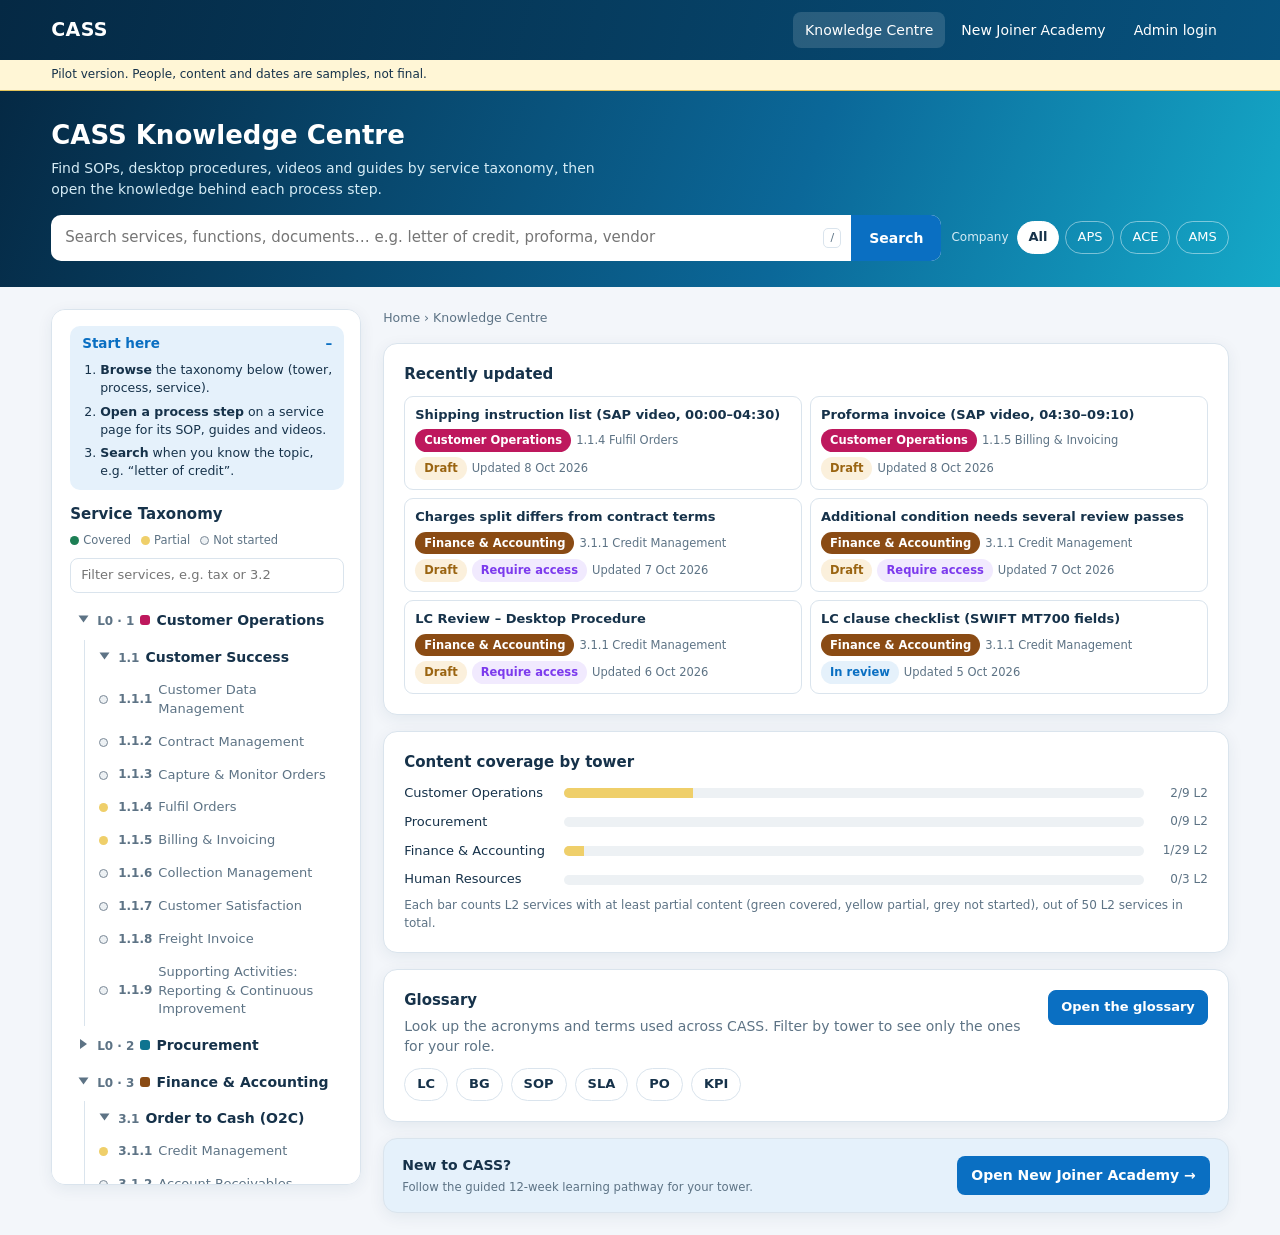
<file: CASS-KM_backup_before_prompt4/index.html>
<!doctype html>
<html lang="en">
<head>
<meta charset="utf-8">
<meta name="viewport" content="width=device-width, initial-scale=1">
<title>CASS Knowledge Centre</title>
<style>
/* Layout: brand bar + search hero (with live suggestions), then taxonomy sidebar | content (home, L2 page, search results, glossary). */
:root{
  --bg:#f3f6fa;--surface:#ffffff;--surface-2:#eef4f9;--ink:#16324a;--muted:#5d7385;--line:#dae4ed;
  --brand:#0a6fc2;--brand-soft:#e5f1fb;--on-brand:#ffffff;--hdr1:#052944;--hdr1b:#07527e;--hdr2:#0b6899;--hdr3:#15a9c8;--hdr-ink:#ffffff;--hdr-muted:#d4ebf5;
  --ok:#1d7f55;--ok-bg:#e3f4ec;
  --partial:#efcf6a;--partial-ink:#7a6210;--partial-bg:#fbf3d6;
  --warn:#9a6411;--warn-bg:#fbf0dc;--none:#7a8896;--none-bg:#edf1f4;
  --new:#c2410c;--new-bg:#fdeee5;--lock:#7c3aed;--lock-bg:#f1eafe;--hl:#fff6d6;--hl-line:#e3c35a;--mark:#fdeeb0;
  --t1:#be185d;--t2:#0e7490;--t3:#8a4b14;--t4:#374151;--t-ink:#ffffff;
  --overlay:rgba(5,20,35,.45);--toast-bg:#16324a;--toast-ink:#ffffff;
  --shadow:0 4px 16px rgba(18,59,90,.07);--pop-shadow:0 12px 32px rgba(10,40,70,.18);
  --font:"Segoe UI",system-ui,-apple-system,Arial,sans-serif;
  color-scheme:light;
}
@media (prefers-color-scheme:dark){:root:not([data-theme="light"]){
  --bg:#0c1824;--surface:#122536;--surface-2:#173046;--ink:#e2ecf4;--muted:#9bb0c1;--line:#244059;
  --brand:#4ea9f2;--brand-soft:#173a57;--on-brand:#06223a;--hdr-muted:#c3dfee;
  --ok:#5bd09a;--ok-bg:#163a2b;--partial:#e3c45f;--partial-ink:#efd78c;--partial-bg:#3a3218;
  --warn:#e7b25a;--warn-bg:#3a2d14;--none:#8e9dab;--none-bg:#1e3142;
  --new:#fb9a5c;--new-bg:#3f2414;--lock:#c4a5ff;--lock-bg:#2c2147;--hl:#2f2a14;--hl-line:#b89a3c;--mark:#5a4a12;
  --t1:#f472b6;--t2:#22d3ee;--t3:#e0a35e;--t4:#cbd5e1;--t-ink:#0c1824;
  --overlay:rgba(0,0,0,.6);--toast-bg:#e2ecf4;--toast-ink:#0c1824;
  --shadow:0 4px 16px rgba(0,0,0,.3);--pop-shadow:0 12px 32px rgba(0,0,0,.5);color-scheme:dark}}
:root[data-theme="dark"]{
  --bg:#0c1824;--surface:#122536;--surface-2:#173046;--ink:#e2ecf4;--muted:#9bb0c1;--line:#244059;
  --brand:#4ea9f2;--brand-soft:#173a57;--on-brand:#06223a;--hdr-muted:#c3dfee;
  --ok:#5bd09a;--ok-bg:#163a2b;--partial:#e3c45f;--partial-ink:#efd78c;--partial-bg:#3a3218;
  --warn:#e7b25a;--warn-bg:#3a2d14;--none:#8e9dab;--none-bg:#1e3142;
  --new:#fb9a5c;--new-bg:#3f2414;--lock:#c4a5ff;--lock-bg:#2c2147;--hl:#2f2a14;--hl-line:#b89a3c;--mark:#5a4a12;
  --t1:#f472b6;--t2:#22d3ee;--t3:#e0a35e;--t4:#cbd5e1;--t-ink:#0c1824;
  --overlay:rgba(0,0,0,.6);--toast-bg:#e2ecf4;--toast-ink:#0c1824;
  --shadow:0 4px 16px rgba(0,0,0,.3);--pop-shadow:0 12px 32px rgba(0,0,0,.5);color-scheme:dark}
*{box-sizing:border-box}
html{overflow-x:hidden}
body{margin:0;font-family:var(--font);font-size:14px;color:var(--ink);background:var(--bg);line-height:1.45;overflow-x:hidden}
a{color:inherit;text-decoration:none}
button,input,textarea{font:inherit;color:inherit}
:focus-visible{outline:2px solid var(--brand);outline-offset:2px}
.top :focus-visible,.hero :focus-visible{outline-color:#ffffff}
mark{background:var(--mark);color:inherit;border-radius:3px;padding:0 1px}
.wrap{padding-inline:max(16px,4vw)}
.top{background:linear-gradient(105deg,var(--hdr1),var(--hdr1b));color:var(--hdr-ink);display:flex;align-items:center;justify-content:space-between;gap:12px;flex-wrap:wrap;padding-block:12px}
.brand{font-weight:800;font-size:19px;letter-spacing:.4px;color:var(--hdr-ink)}
.nav{display:flex;gap:4px;flex-wrap:wrap}
.nav a{padding:8px 12px;border-radius:8px;color:var(--hdr-ink)}
.nav a:hover,.nav .on{background:rgba(255,255,255,.14)}
.mock{font-size:12px;background:var(--hl);color:var(--ink);border-bottom:1px solid var(--hl-line);padding-block:6px}
.hero{background:linear-gradient(110deg,var(--hdr1),var(--hdr2) 62%,var(--hdr3));color:var(--hdr-ink);padding-block:26px}
.hero h1{margin:0 0 4px;font-size:26px;text-wrap:balance}
.hero p{margin:0 0 16px;color:var(--hdr-muted);max-width:65ch}
.searchrow{display:flex;gap:10px;flex-wrap:wrap;align-items:center}
.searchbox{flex:1 1 340px;min-width:0;position:relative}
.search{display:flex;background:var(--surface);border-radius:10px;overflow:hidden}
.search input{flex:1;min-width:0;border:0;padding:12px 14px;font-size:15px;background:transparent;color:var(--ink)}
.search input:focus{outline:none}
.search:focus-within{box-shadow:0 0 0 3px rgba(255,255,255,.55)}
.search button{border:0;background:var(--brand);color:var(--on-brand);padding:0 18px;font-weight:700;cursor:pointer}
.kbd{font-size:11px;color:var(--muted);align-self:center;margin-right:10px;border:1px solid var(--line);border-radius:5px;padding:1px 6px}
.suggest{position:absolute;left:0;right:0;top:calc(100% + 6px);background:var(--surface);color:var(--ink);border:1px solid var(--line);border-radius:12px;box-shadow:var(--pop-shadow);z-index:15;max-height:min(460px,70vh);overflow:auto;padding:6px}
.sg-head{font-size:10.5px;text-transform:uppercase;letter-spacing:.08em;color:var(--muted);font-weight:700;padding:8px 10px 4px}
.sg{display:flex;gap:10px;align-items:flex-start;width:100%;text-align:left;border:0;background:transparent;padding:8px 10px;border-radius:8px;cursor:pointer}
.sg:hover,.sg.active{background:var(--brand-soft)}
.sg .ic{flex:none;min-width:58px;max-width:90px;overflow:hidden;text-overflow:ellipsis;white-space:nowrap;font-size:10.5px;font-weight:700;color:var(--brand);background:var(--brand-soft);border-radius:6px;padding:2px 6px;text-align:center;margin-top:1px;font-variant-numeric:tabular-nums}
.sg.active .ic,.sg:hover .ic{background:var(--surface)}
.sg .tx{min-width:0;display:grid}
.sg .tx b{font-weight:600;font-size:13.5px}
.sg .tx small{color:var(--muted);font-size:12px;white-space:nowrap;overflow:hidden;text-overflow:ellipsis}
.sg-all{border-top:1px solid var(--line);margin-top:4px;padding-top:10px}
.sg-empty{padding:12px 10px;color:var(--muted);font-size:13px}
.chips{display:flex;gap:6px;flex-wrap:wrap;align-items:center}
.chips .lbl{font-size:12px;color:var(--hdr-muted);margin-right:2px}
.chip{border:1px solid rgba(255,255,255,.45);background:transparent;color:var(--hdr-ink);padding:6px 11px;border-radius:999px;cursor:pointer;font-size:13px}
.chip[aria-pressed="true"]{background:#ffffff;color:#16324a;border-color:#ffffff;font-weight:700}
.layout{display:grid;grid-template-columns:310px minmax(0,1fr);gap:22px;padding-block:22px}
.panel{background:var(--surface);border:1px solid var(--line);border-radius:14px;box-shadow:var(--shadow)}
.side{padding:16px 16px 16px 18px;align-self:start;position:sticky;top:12px;max-height:calc(100vh - 24px);overflow:auto;min-width:0}
.side h3{margin:0 0 6px;font-size:15px}
.legend{display:flex;gap:10px;flex-wrap:wrap;font-size:11.5px;color:var(--muted);margin-bottom:10px}
.dot{display:inline-block;width:9px;height:9px;border-radius:50%;margin-right:4px;vertical-align:middle;flex:none}
.dot.covered{background:var(--ok)}.dot.partial{background:var(--partial)}.dot.none{background:var(--none-bg);border:1.5px solid var(--none)}
.tfilter{width:100%;border:1px solid var(--line);border-radius:8px;padding:7px 10px;background:var(--surface);color:var(--ink);margin-bottom:8px;font-size:13px}
.tree details{margin:2px 0}
.tree summary{cursor:pointer;padding:7px 8px;font-weight:650;border-radius:7px;list-style:none;display:flex;align-items:baseline;gap:6px}
.tree summary::-webkit-details-marker{display:none}
.tree summary::before{content:"";flex:none;width:0;height:0;border-style:solid;border-width:5px 0 5px 7px;border-color:transparent transparent transparent var(--muted);margin:0 4px 0 2px;transform:translateY(-1px);transition:transform .15s}
.tree details[open]>summary::before{transform:translateY(-1px) rotate(90deg)}
.tree summary:hover{background:var(--surface-2)}
.tree .code{font-variant-numeric:tabular-nums;color:var(--muted);font-weight:600;font-size:12px;white-space:nowrap}
.tree details details{margin-left:14px;border-left:1px solid var(--line);padding-left:6px}
.leaf{display:flex;align-items:center;gap:6px;width:100%;border:0;background:transparent;text-align:left;padding:7px 8px;border-radius:7px;color:var(--muted);cursor:pointer;font-size:13px}
.leaf:hover{background:var(--brand-soft);color:var(--ink)}
.leaf.on{background:var(--brand-soft);color:var(--brand);font-weight:700}
.leaf .nm{flex:1;min-width:0}
.start{background:var(--brand-soft);border-radius:10px;padding:8px 12px;margin-bottom:14px;font-size:12.5px}
.start summary{cursor:pointer;font-weight:700;font-size:13.5px;color:var(--brand);list-style:none;display:flex;align-items:center;justify-content:space-between}
.start summary::-webkit-details-marker{display:none}
.start summary::after{content:"–";font-weight:700}
.start:not([open]) summary::after{content:"+"}
.start ol{margin:8px 0 2px;padding-left:18px;display:grid;gap:5px;color:var(--ink)}
.main{min-width:0;display:grid;grid-template-columns:minmax(0,1fr);gap:16px;align-content:start}
.crumb{font-size:12.5px;color:var(--muted);overflow-wrap:anywhere}
.crumb button{border:0;background:none;padding:0;color:var(--brand);cursor:pointer}
.pad{padding:20px}
h2{margin:0 0 6px;font-size:20px;text-wrap:balance;overflow-wrap:anywhere}
h3.sec{margin:0 0 10px;font-size:15px}
.sub{color:var(--muted);margin:0;max-width:70ch}
.pill{display:inline-flex;align-items:center;gap:4px;font-size:11.5px;font-weight:700;padding:3px 9px;border-radius:999px;white-space:nowrap}
.p-covered{background:var(--ok-bg);color:var(--ok)}.p-partial{background:var(--partial-bg);color:var(--partial-ink)}.p-none{background:var(--none-bg);color:var(--none)}
.p-approved{background:var(--ok-bg);color:var(--ok)}.p-draft{background:var(--warn-bg);color:var(--warn)}.p-review{background:var(--brand-soft);color:var(--brand)}
.tw-1{--tc:var(--t1)}.tw-2{--tc:var(--t2)}.tw-3{--tc:var(--t3)}.tw-4{--tc:var(--t4)}
.pill.tw{background:var(--tc);color:var(--t-ink)}
.tsw{display:inline-block;width:10px;height:10px;border-radius:3px;background:var(--tc);flex:none;align-self:center}
.p-new{background:var(--new-bg);color:var(--new)}.p-lock{background:var(--lock-bg);color:var(--lock)}.p-role{background:var(--surface-2);color:var(--ink);font-weight:600}
.meta{display:grid;grid-template-columns:repeat(auto-fit,minmax(170px,1fr));gap:10px 18px;margin-top:14px;padding-top:14px;border-top:1px solid var(--line)}
.meta>div{font-size:13px;min-width:0;overflow-wrap:anywhere}
.meta b{display:block;font-size:11px;text-transform:uppercase;letter-spacing:.06em;color:var(--muted);font-weight:700;margin-bottom:3px}
.person{display:inline-flex;align-items:center;gap:7px;border:1px solid var(--line);background:var(--surface);border-radius:999px;padding:3px 10px 3px 3px;cursor:pointer;font-size:13px;max-width:100%}
.person:hover,.person[aria-expanded="true"]{border-color:var(--brand);color:var(--brand)}
.person .av{flex:none;width:24px;height:24px;border-radius:50%;display:grid;place-items:center;font-size:10.5px;font-weight:800;background:var(--brand-soft);color:var(--brand)}
.person .pn{overflow:hidden;text-overflow:ellipsis;white-space:nowrap}
.tba{color:var(--muted);font-style:italic}
.titlerow{display:flex;justify-content:space-between;gap:12px;flex-wrap:wrap;align-items:flex-start}
.titlerow>div{min-width:0}
.l3{display:grid;grid-template-columns:repeat(auto-fill,minmax(min(250px,100%),1fr));gap:8px;margin-top:4px;align-items:start}
.l3card{background:var(--surface-2);border-radius:9px;padding:9px 11px;font-size:13px;border:1px solid transparent;scroll-margin-top:80px;min-width:0;overflow-wrap:anywhere}
.l3card .c{font-variant-numeric:tabular-nums;color:var(--muted);font-weight:700;margin-right:6px}
.l3card details{margin-top:5px}
.l3card summary{cursor:pointer;color:var(--brand);font-size:12px;font-weight:600}
.l3card ul{margin:6px 0 0;padding-left:18px;color:var(--muted);font-size:12.5px;display:grid;gap:3px}
.l3card.flash{border-color:var(--brand);background:var(--brand-soft)}
.flow{display:flex;align-items:stretch;overflow-x:auto;padding:4px 2px 10px;max-width:100%}
.node{flex:none;width:170px;border:2px solid var(--line);border-radius:12px;padding:12px;cursor:pointer;background:var(--surface);text-align:left;display:flex;flex-direction:column;gap:6px}
.node:hover{border-color:var(--brand)}
.node.on{border-color:var(--brand);box-shadow:0 6px 18px rgba(10,111,194,.18)}
.node.km{background:var(--hl);border-color:var(--hl-line)}
.node.km.on{border-color:var(--brand)}
.node b{font-size:13.5px}
.node .tags{display:flex;flex-wrap:wrap;gap:4px}
.node small{color:var(--muted);font-size:11.5px}
.arrow{flex:none;width:26px;display:grid;place-items:center;color:var(--muted);font-size:18px}
.note{font-size:12px;color:var(--muted);margin:8px 0 0}
.assets{display:grid;grid-template-columns:repeat(auto-fill,minmax(min(230px,100%),1fr));gap:12px;align-items:start}
.asset{padding:14px;display:flex;flex-direction:column;gap:8px;min-width:0}
.asset.empty{opacity:.62;box-shadow:none;background:var(--surface-2)}
.asset h4{margin:0;font-size:14px;display:flex;justify-content:space-between;gap:8px}
.asset h4 .n{font-variant-numeric:tabular-nums;color:var(--muted);font-weight:600}
.asset .desc{margin:0;color:var(--muted);font-size:12.5px}
.item{display:block;width:100%;text-align:left;border:1px solid var(--line);background:var(--surface);border-radius:9px;padding:9px 10px;cursor:pointer;min-width:0}
.item:hover{border-color:var(--brand)}
.item .t{font-weight:650;font-size:13px;display:block;overflow-wrap:anywhere}
.item .m{display:flex;gap:5px;flex-wrap:wrap;margin-top:5px;align-items:center;font-size:11.5px;color:var(--muted)}
.feedback{display:flex;gap:8px;flex-wrap:wrap;align-items:center;font-size:13px;color:var(--muted)}
.btn{border:1px solid var(--line);background:var(--surface);padding:7px 12px;border-radius:8px;cursor:pointer;font-size:13px;display:inline-flex;align-items:center;justify-content:center;text-align:center}
.btn:hover{border-color:var(--brand);color:var(--brand)}
.btn.primary{background:var(--brand);border-color:var(--brand);color:var(--on-brand);font-weight:700}
.btn.primary:hover{filter:brightness(1.08)}
.btn:disabled,.btn:disabled:hover{background:var(--surface-2);border-color:var(--line);color:var(--muted);cursor:not-allowed;font-weight:600;filter:none}
.btn.small{padding:4px 9px;font-size:12px}
.linkbtn{border:0;background:none;color:var(--brand);cursor:pointer;padding:0;font-size:12.5px;font-weight:600}
.recent{display:grid;grid-template-columns:repeat(auto-fill,minmax(min(300px,100%),1fr));gap:8px;align-items:start}
.chipbtn{border:1px solid var(--line);background:var(--surface);color:var(--ink);padding:6px 12px;border-radius:999px;cursor:pointer;font-size:13px}
.chipbtn:hover{border-color:var(--brand);color:var(--brand)}
.chipbtn[aria-pressed="true"]{background:var(--brand);border-color:var(--brand);color:var(--on-brand);font-weight:700}
.chipbtn.tchip{border:1.5px solid var(--tc);display:inline-flex;align-items:center;gap:7px}
.chipbtn.tchip::before{content:"";width:10px;height:10px;border-radius:3px;background:var(--tc);flex:none}
.chipbtn.tchip:hover{border-color:var(--tc);color:var(--ink);background:var(--surface-2)}
.chipbtn.tchip[aria-pressed="true"]{background:var(--tc);border-color:var(--tc);color:var(--t-ink)}
.chipbtn.tchip[aria-pressed="true"]::before{background:var(--t-ink)}
.gl-peek{display:flex;gap:8px;flex-wrap:wrap;margin-top:12px}
.gl-tools{display:grid;gap:10px;margin-top:14px}
.gl-tools .tfilter{margin:0;max-width:460px;font-size:14px;padding:9px 12px}
.gl-chips{display:flex;gap:6px;flex-wrap:wrap}
.gl-meta{display:flex;justify-content:space-between;gap:10px;flex-wrap:wrap;align-items:center;margin-top:14px;padding-top:12px;border-top:1px solid var(--line);font-size:13px;color:var(--muted)}
.gl-az{display:flex;flex-wrap:wrap;gap:2px}
.azb{border:0;background:none;color:var(--brand);font-weight:700;cursor:pointer;padding:3px 6px;border-radius:6px;font-size:12px}
.azb:hover{background:var(--brand-soft)}.azb:disabled{color:var(--muted);opacity:.45;cursor:default;background:none}
.gl-list{display:grid;margin-top:6px}
.gl-letter{font-weight:800;font-size:14px;color:var(--brand);padding:14px 0 4px;border-bottom:1px solid var(--line);scroll-margin-top:90px}
.gl-row{display:grid;grid-template-columns:150px minmax(0,1fr) 230px;gap:6px 16px;padding:10px 6px;border-bottom:1px solid var(--line);align-items:start;scroll-margin-top:90px;transition:background-color .4s}
.gl-row.flash{background:var(--brand-soft);border-radius:8px}
.gl-term{font-weight:700;overflow-wrap:anywhere}
.gl-mean{overflow-wrap:anywhere}
.gl-tw{display:flex;gap:4px;flex-wrap:wrap}
@media (max-width:700px){.gl-row{grid-template-columns:minmax(0,1fr)}.gl-tw{margin-top:2px}}
.cov{display:grid;gap:10px}
.covrow{display:grid;grid-template-columns:150px minmax(0,1fr) 54px;gap:10px;align-items:center;font-size:13px}
.bar{display:flex;height:10px;border-radius:999px;overflow:hidden;background:var(--none-bg)}
.bar i{display:block;height:100%}
.bar .c{background:var(--ok)}.bar .p{background:var(--partial)}
.covrow .num{font-variant-numeric:tabular-nums;color:var(--muted);text-align:right;font-size:12px}
.empty-state p{max-width:60ch}
.academy{padding:16px 18px;display:flex;justify-content:space-between;align-items:center;gap:12px;flex-wrap:wrap;background:var(--brand-soft)}
.academy a{background:var(--brand);color:var(--on-brand);padding:9px 14px;border-radius:8px;font-weight:700}
.reslist{display:grid;gap:8px}
.resrow{display:flex;gap:10px;align-items:flex-start;width:100%;text-align:left;border:1px solid var(--line);background:var(--surface);border-radius:9px;padding:9px 11px;cursor:pointer;min-width:0}
.resrow:hover{border-color:var(--brand)}
.resrow>span:last-child{min-width:0;overflow-wrap:anywhere}
.resrow .ic{flex:none;font-size:11px;font-weight:700;color:var(--muted);min-width:64px;font-variant-numeric:tabular-nums;padding-top:1px}
.resrow small{display:block;color:var(--muted);font-size:12px;margin-top:2px}
.drawer-bg{position:fixed;inset:0;background:var(--overlay);z-index:20}
.drawer{position:fixed;top:0;right:0;bottom:0;width:min(440px,100%);background:var(--surface);z-index:21;padding:22px;padding-top:calc(22px + env(safe-area-inset-top,0px));overflow:auto;box-shadow:-8px 0 30px rgba(0,0,0,.2);display:grid;gap:14px;align-content:start}
.drawer h3{margin:0;font-size:18px;overflow-wrap:anywhere}
.drawer .acts{display:flex;gap:8px;flex-wrap:wrap}
@media (prefers-reduced-motion:no-preference){.drawer{animation:slidein .2s ease-out}@keyframes slidein{from{transform:translateX(40px);opacity:.4}to{transform:none;opacity:1}}}
.lockbox{background:var(--lock-bg);color:var(--ink);border-radius:10px;padding:10px 12px;font-size:13px}
.lockbox b{color:var(--lock)}
.hist{margin:6px 0 0;padding-left:20px;display:grid;gap:4px;font-size:12.5px;color:var(--muted)}
.pop{position:fixed;z-index:40;width:min(320px,calc(100vw - 24px));max-height:calc(100vh - 24px);overflow:auto;background:var(--surface);border:1px solid var(--line);border-radius:14px;box-shadow:var(--pop-shadow);padding:16px;display:grid;gap:12px}
.pop .ph{display:flex;gap:12px;align-items:center;padding-right:24px}
.pop .bigav{width:46px;height:46px;border-radius:50%;display:grid;place-items:center;font-weight:800;font-size:16px;background:var(--brand);color:var(--on-brand);flex:none}
.pop h4{margin:0;font-size:15.5px}
.pop .role{color:var(--muted);font-size:12.5px}
.pop dl{margin:0;display:grid;grid-template-columns:auto minmax(0,1fr);gap:6px 12px;font-size:13px}
.pop dt{color:var(--muted);font-size:11px;text-transform:uppercase;letter-spacing:.06em;font-weight:700;padding-top:2px}
.pop dd{margin:0;overflow-wrap:anywhere}
.pop .acts{display:flex;gap:8px;flex-wrap:wrap}
.pop .close{position:absolute;top:8px;right:8px;border:0;background:none;cursor:pointer;color:var(--muted);font-size:18px;line-height:1;padding:4px 8px;border-radius:6px}
.pop .close:hover{background:var(--surface-2)}
.pop .ctx{font-size:12px;color:var(--muted);background:var(--surface-2);border-radius:8px;padding:7px 9px}
.legendpop dl{align-items:center;font-size:12.5px}
.legendpop dt{text-transform:none;letter-spacing:0}
.toast{position:fixed;left:50%;bottom:calc(20px + env(safe-area-inset-bottom,0px));transform:translateX(-50%);background:var(--toast-bg);color:var(--toast-ink);padding:10px 16px;border-radius:9px;z-index:50;font-size:13px;max-width:calc(100% - 32px);box-shadow:var(--pop-shadow)}
textarea{width:100%;min-height:80px;padding:9px;border-radius:8px;border:1px solid var(--line);background:var(--surface);color:var(--ink);margin-top:6px}
.sr{position:absolute;width:1px;height:1px;overflow:hidden;clip:rect(0 0 0 0);white-space:nowrap}
.health{border-left:4px solid var(--new)}
@media (max-width:900px){.layout{grid-template-columns:minmax(0,1fr)}.side{position:static;max-height:none}.covrow{grid-template-columns:110px minmax(0,1fr) 46px}}
@media (prefers-reduced-motion:no-preference){.node,.item,.btn,.l3card{transition:border-color .15s,box-shadow .15s,background-color .3s}}
</style>
</head>
<body>
<header class="top wrap">
  <a class="brand" href="index.html" aria-label="CASS Knowledge Centre home">CASS</a>
  <nav class="nav" aria-label="Main">
    <a class="on" href="index.html" aria-current="page">Knowledge Centre</a>
    <a href="new-joiner-academy.html">New Joiner Academy</a>
    <a href="admin.html">Admin login</a>
  </nav>
</header>
<div class="mock wrap" id="mockBanner" hidden></div>
<section class="hero wrap">
  <h1>CASS Knowledge Centre</h1>
  <p>Find SOPs, desktop procedures, videos and guides by service taxonomy, then open the knowledge behind each process step.</p>
  <div class="searchrow">
    <div class="searchbox">
      <form class="search" id="searchForm" role="search">
        <label for="q" class="sr">Search the Knowledge Centre</label>
        <input id="q" type="text" autocomplete="off" spellcheck="false" placeholder="Search services, functions, documents… e.g. letter of credit, proforma, vendor" role="combobox" aria-expanded="false" aria-controls="suggest" aria-autocomplete="list" aria-haspopup="listbox">
        <span class="kbd" aria-hidden="true">/</span>
        <button type="submit">Search</button>
      </form>
      <div class="suggest" id="suggest" role="listbox" aria-label="Search suggestions" hidden></div>
    </div>
    <div class="chips" id="coChips" role="group" aria-label="Company filter"></div>
  </div>
</section>

<div class="layout wrap">
  <aside class="panel side" aria-label="Service taxonomy">
    <details class="start" id="startBox" open><summary>Start here</summary>
      <ol><li><b>Browse</b> the taxonomy below (tower, process, service).</li><li><b>Open a process step</b> on a service page for its SOP, guides and videos.</li><li><b>Search</b> when you know the topic, e.g. “letter of credit”.</li></ol></details>
    <h3>Service Taxonomy</h3>
    <div class="legend"><span><i class="dot covered"></i>Covered</span><span><i class="dot partial"></i>Partial</span><span><i class="dot none"></i>Not started</span></div>
    <label for="tf" class="sr">Filter the taxonomy</label>
    <input id="tf" class="tfilter" type="search" placeholder="Filter services, e.g. tax or 3.2" autocomplete="off">
    <nav class="tree" id="tree" aria-label="Service taxonomy tree"></nav>
  </aside>
  <main class="main" id="main"></main>
</div>

<div id="drawerRoot"></div>
<div id="popRoot"></div>
<div class="toast" id="toast" role="status" aria-live="polite" hidden></div>

<script src="km-data.js"></script>
<script src="km-boot.js"></script>
<script>
(function(){
'use strict';
/* ---------- Data: everything comes from km-data.js (edited only in admin.html). window.KM is the published data, or the admin's draft in preview mode (km-boot.js). ---------- */
const D=window.KM;
const mainEl=document.getElementById('main');
if(!D||!Array.isArray(D.taxonomy)){
  mainEl.innerHTML='<section class="panel pad health" role="alert"><h2>Content not available</h2><p class="sub">The content file km-data.js could not be loaded. Make sure it sits in the same folder as this page.</p></section>';
  return;
}
const SET=D.settings||{};
const TAX=D.taxonomy;
const L3RAW=D.l3||{};
const PEOPLE={};(D.people||[]).forEach(p=>{if(p&&p.id)PEOPLE[p.id]=p});
const TYPES=(D.itemTypes||[]);
const L2PAGES=D.l2Pages||{};
const ITEMS=(D.items||[]).map(i=>Object.assign({step:'',l3:'',escalateTo:'',complexity:'',link:'',description:'',duration:'',requireAccess:false,newBadge:'auto',companies:[]},i));
const TOWERNAMES=D.towerNames||{};
const GLOSSARY=(D.glossary||[]).map(g=>({term:String(g.term||''),meaning:String(g.meaning||''),towers:Array.isArray(g.towers)?g.towers.map(String):[]}));
const SYN={};Object.entries(D.synonyms||{}).forEach(([k,v])=>{SYN[norm(k)]=(Array.isArray(v)?v:[v]).map(norm)});
const POPULAR=D.popularSearches||[];
const CHANGELOG=D.changeLog||[];
const COMPANIES=SET.companies||[];
const NEWDAYS=+SET.newBadgeDays||30;
const GROUPS={Service:'Services (L2)',Function:'Functions (L3)',Document:'Documents & videos',Process:'Processes (L1)',Tower:'Towers (L0)',Glossary:'Glossary',Person:'People'};
const CAP={Service:4,Function:4,Document:4,Process:2,Tower:1,Glossary:2,Person:2};
const STOP=new Set(['of','and','the','for','to','in','a','an','on','with','by']);
const COV={covered:'Covered',partial:'Partial',none:'Not started'};
const ST={'Approved':'p-approved','Draft':'p-draft','In review':'p-review'};
const TYPESHORT={'Quick Reference Guide':'QRD','SOP / DTP':'SOP / DTP','Video':'Video','Training Material':'Training','Templates & Forms':'Template','Exception Handling':'Exception','Lessons & Real Examples':'Lesson'};

/* ---------- Helpers ---------- */
function norm(s){return String(s==null?'':s).toLowerCase().normalize('NFD').replace(/[\u0300-\u036f]/g,'').replace(/&/g,' and ').replace(/[^a-z0-9.\/ ]+/g,' ').replace(/\.(?![0-9])/g,' ').replace(/(^|[^0-9])\./g,'$1 ').replace(/\s+/g,' ').trim()}
const esc=s=>String(s==null?'':s).replace(/[&<>"']/g,ch=>({'&':'&amp;','<':'&lt;','>':'&gt;','"':'&quot;',"'":'&#39;'}[ch]));
const store={get(k,d){try{const v=localStorage.getItem(k);return v!=null?JSON.parse(v):d}catch(e){return d}},set(k,v){try{localStorage.setItem(k,JSON.stringify(v))}catch(e){}}};
const L2INDEX={};const L0BY={};
TAX.forEach(a=>{L0BY[a.code]=a;(a.l1||[]).forEach(b=>(b.l2||[]).forEach(x=>{L2INDEX[x.code]={c:x.code,n:x.name,l0:a,l1:b}}))});
const TOTAL_L2=Object.keys(L2INDEX).length;
/* L3 cards stay short: any text after a colon or "e.g." in a name is moved into the Details list at render time. */
function splitL3(f){
  let name=String(f.name||''),det=Array.isArray(f.details)?f.details.map(String):[];
  const m=name.match(/^(.*?)(?:\s*:\s*|\s*[(,]?\s*\be\.g\.,?\s*)(.*)$/i);
  if(m&&m[1].trim()){name=m[1].trim().replace(/[\s,;(]+$/,'');let rest=m[2].trim();if(/\(\s*e\.g\./i.test(f.name))rest=rest.replace(/\)\s*$/,'');if(rest)det=[rest,...det]}
  return {code:String(f.code),name,details:det};
}
const L3={};Object.entries(L3RAW).forEach(([k,v])=>{L3[k]=(v||[]).map(splitL3)});
const l3Find=(l2,code)=>(L3[l2]||[]).find(f=>f.code===code);
const meta=c=>L2PAGES[c]||{coverage:'none'};
const covOf=c=>COV[meta(c).coverage]?meta(c).coverage:'none';
const stepsOf=c=>{const s=meta(c).steps;return Array.isArray(s)&&s.length?s:null};
const nameOf=c=>L2INDEX[c]?L2INDEX[c].n:c;
const initials=n=>String(n).split(/\s+/).filter(Boolean).map(w=>w[0]).slice(0,2).join('').toUpperCase();
const fmt=d=>{if(!d)return '';const x=new Date(String(d).slice(0,10)+'T00:00:00');return isNaN(x)?esc(d):x.toLocaleDateString('en-GB',{day:'numeric',month:'short',year:'numeric'})};
const slug=s=>String(s).replace(/[^A-Za-z0-9]+/g,'_');
const fnId=code=>'fn-'+String(code).replace(/\./g,'-');
function safeUrl(u){u=String(u||'').trim();if(!u)return '';if(/^https?:\/\//i.test(u))return u;if(!/^[a-z][a-z0-9+.-]*:/i.test(u)&&!u.startsWith('//'))return u;return ''}

let seen=store.get('kmSeen',{});if(!seen||typeof seen!=='object'||Array.isArray(seen))seen={};
let company=store.get('kmCompany','All');if(company!=='All'&&!COMPANIES.includes(company))company='All';
const TODAY=new Date();TODAY.setHours(0,0,0,0);
function isNew(it){
  if(it.newBadge==='show'||it.newBadge==='always')return true;if(it.newBadge==='hide'||it.newBadge==='never')return false;
  const d=new Date(String(it.updated)+'T00:00:00');if(isNaN(d))return false;
  const age=(TODAY-d)/864e5;return age<=NEWDAYS&&age>=-1&&seen[it.id]!==it.updated;
}
const vis=it=>company==='All'||(it.companies||[]).includes(company);
const personName=id=>PEOPLE[id]?PEOPLE[id].name:'';

/* Sample banner */
(function(){const bn=SET.banner,mb=document.getElementById('mockBanner');if(bn&&bn.on&&String(bn.text||'').trim()){mb.textContent=bn.text;mb.hidden=false}else mb.remove()})();

/* ---------- Data health: warn about broken references without breaking the page ---------- */
(function validate(){
  const w=(...a)=>console.warn('[km-data]',...a);
  const typeNames=new Set(TYPES.map(t=>t.name));
  let l3n=0;Object.entries(L3RAW).forEach(([k,v])=>{if(!L2INDEX[k])w('l3 list for unknown L2',k);l3n+=(v||[]).length});
  Object.entries(L2PAGES).forEach(([c,m])=>{
    if(!L2INDEX[c])w('l2Pages entry for unknown L2',c);
    ['owner','expert','approver'].forEach(f=>{if(m[f]&&!PEOPLE[m[f]])w(`l2Pages ${c}.${f} points to unknown person`,m[f])});
    const ids=new Set();(m.steps||[]).forEach(s=>{if(!/^step-\d+$/.test(s.id||''))w(`step in ${c} has a bad id`,s.id);if(ids.has(s.id))w(`duplicate step id in ${c}`,s.id);ids.add(s.id);if(s.l3&&!l3Find(c,s.l3))w(`step ${s.id} in ${c} points to unknown L3`,s.l3)});
  });
  const seenIds=new Set();
  ITEMS.forEach(i=>{
    if(seenIds.has(i.id))w('duplicate item id',i.id);seenIds.add(i.id);
    if(!L2INDEX[i.l2])w(`item ${i.id} points to unknown L2`,i.l2);
    if(i.step&&!(stepsOf(i.l2)||[]).some(s=>s.name===i.step))w(`item ${i.id} points to unknown process step`,i.step);
    if(i.l3&&!l3Find(i.l2,i.l3))w(`item ${i.id} points to unknown L3`,i.l3);
    ['owner','updatedBy','escalateTo'].forEach(f=>{if(i[f]&&!PEOPLE[i[f]])w(`item ${i.id}.${f} points to unknown person`,i[f])});
    if(!typeNames.has(i.type))w(`item ${i.id} has unknown type`,i.type);
  });
  if(TOTAL_L2!==50)w('expected 50 L2 services, found',TOTAL_L2);
  if(l3n!==268)w('expected 268 L3 functions, found',l3n);
})();

/* ---------- UI helpers ---------- */
function toast(msg){const t=document.getElementById('toast');t.textContent=msg;t.hidden=false;clearTimeout(t._h);t._h=setTimeout(()=>{t.hidden=true},2600)}
function copyText(text){
  return new Promise((ok,fail)=>{
    const fallback=()=>{try{const ta=document.createElement('textarea');ta.value=text;ta.setAttribute('readonly','');ta.style.cssText='position:fixed;top:0;left:0;opacity:0';document.body.appendChild(ta);ta.select();const r=document.execCommand('copy');ta.remove();r?ok():fail()}catch(e){fail()}};
    try{if(navigator.clipboard&&window.isSecureContext)navigator.clipboard.writeText(text).then(ok,fallback);else fallback()}catch(e){fallback()}
  });
}
function personBtn(id,ctx){const p=PEOPLE[id];if(!p)return '<span class="tba">To be assigned</span>';return `<button type="button" class="person" data-person="${esc(id)}" data-ctx="${esc(ctx||'')}" aria-haspopup="dialog" aria-expanded="false"><span class="av" aria-hidden="true">${esc(initials(p.name))}</span><span class="pn">${esc(p.name)}</span></button>`}
const pageUrl=h=>location.href.split('#')[0]+(h||'');
function setHash(h){try{history.replaceState(null,'',h?h:location.pathname+location.search)}catch(e){}}

/* ---------- Search engine ---------- */
const IDX=[];
function addIdx(o){o.h=norm(o.label+' '+(o.extra||''));o.words=[...new Set(o.h.split(' '))];o.nlabel=norm(o.label);o.ncode=norm(o.code||'');IDX.push(o)}
TAX.forEach(a=>{
  addIdx({kind:'Tower',label:a.name,code:'L0 '+a.code,codeRaw:a.code,sub:'Service tower',act:{q:a.name},extra:a.code,w:5});
  (a.l1||[]).forEach(b=>{
    addIdx({kind:'Process',label:b.name,code:b.code,codeRaw:b.code,sub:a.name+' · L1 process',act:{q:b.name},extra:b.code+' '+a.name,w:5});
    (b.l2||[]).forEach(x=>{const c=x.code,m=meta(c),cov=covOf(c);
      addIdx({kind:'Service',label:x.name,code:c,codeRaw:c,sub:`${a.name} › ${b.name} · ${COV[cov]}`,act:{l2:c},extra:c+' '+b.name+' '+a.name+' '+(m.intro||'')+' '+COV[cov],w:6});
      (L3[c]||[]).forEach(f=>addIdx({kind:'Function',label:f.name,code:f.code,codeRaw:f.code,sub:`${c} ${x.name}`,act:{l2:c,fn:f.code},extra:f.code+' '+f.details.join(' ')+' '+c+' '+x.name,w:3}));
    });
  });
});
ITEMS.forEach(i=>addIdx({kind:'Document',label:i.title,code:TYPESHORT[i.type]||String(i.type).split(' ')[0],sub:`${i.type} · ${i.l2} ${nameOf(i.l2)}`,act:{item:i.id},extra:[i.type,i.description,i.step,i.l3,personName(i.owner),i.l2,nameOf(i.l2)].join(' '),item:i,w:7}));
const glTowerText=g=>g.towers.includes('all')?'All towers':g.towers.map(c=>TOWERNAMES[c]||c).join(', ');
GLOSSARY.forEach(g=>addIdx({kind:'Glossary',label:g.term,code:'Term',sub:(g.meaning||'Meaning to be added')+(g.towers.length?' · '+glTowerText(g):''),act:{view:'glossary',term:g.term},extra:g.meaning+' '+glTowerText(g),w:4}));
Object.values(PEOPLE).forEach(p=>addIdx({kind:'Person',label:p.name,code:'Person',sub:`${p.role} · ${p.team}`,act:{person:p.id},extra:p.role+' '+p.team,w:4}));

function lev1(a,b){if(Math.abs(a.length-b.length)>1)return false;let i=0,j=0,e=0;while(i<a.length&&j<b.length){if(a[i]===b[j]){i++;j++;continue}if(++e>1)return false;if(a.length>b.length)i++;else if(b.length>a.length)j++;else{i++;j++}}return e+(a.length-i)+(b.length-j)<=1}
const isCode=t=>/^[0-9][0-9.]*$/.test(t);
function tokenScore(tok,o){
  if(o.words.includes(tok))return 3;
  if(o.words.some(w=>w.startsWith(tok)))return 2;
  if(isCode(tok))return 0; // codes match from the start only, so 3.2 never finds 3.3.2
  if(tok.length>=3&&o.h.includes(tok))return 1.5;
  for(const k in SYN){if(k===tok||(tok.length>=3&&k.startsWith(tok))){if(SYN[k].some(v=>v&&(o.words.includes(v)||(v.includes(' ')||v.length>=3)&&o.h.includes(v))))return 1.2}}
  if(tok.length>=4&&o.words.some(w=>w.length>=4&&w[0]===tok[0]&&(lev1(tok,w.slice(0,tok.length))||lev1(tok,w.slice(0,tok.length+1))||lev1(tok,w.slice(0,tok.length-1)))))return .8;
  return 0;
}
function prepQuery(q){
  let nq=norm(q);if(!nq)return {nq:'',toks:[]};
  // a half-typed phrase such as "letter of cre" completes to the known phrase "letter of credit"
  if(nq.includes(' ')&&nq.length>=6){const ph=Object.keys(SYN).find(k=>k.includes(' ')&&k.startsWith(nq)&&k!==nq);if(ph)nq=ph}
  let toks=nq.split(' ');if(toks.some(t=>!STOP.has(t)))toks=toks.filter(t=>!STOP.has(t));
  // multi-word synonym keys such as "letter of credit" count as one token
  Object.keys(SYN).filter(k=>k.includes(' ')&&(' '+nq+' ').includes(' '+k+' ')).forEach(k=>{const kw=k.split(' ');toks=toks.filter(t=>!kw.includes(t));toks.push(k)});
  return {nq,toks:[...new Set(toks)]};
}
function search(q){
  const {nq,toks}=prepQuery(q);if(!toks.length)return [];
  const res=[];
  for(const o of IDX){
    if(o.item&&!vis(o.item))continue;
    let s=0,ok=true;
    for(const t of toks){
      const ts=t.includes(' ')?((' '+o.h+' ').includes(' '+t)?3:(SYN[t]||[]).some(v=>o.words.includes(v)||(v.includes(' ')&&o.h.includes(v)))?1.2:0):tokenScore(t,o);
      if(!ts){ok=false;break}s+=ts;
    }
    if(!ok)continue;
    if(o.nlabel===nq||o.ncode===nq||norm(o.codeRaw||'')===nq)s+=6;else if(o.nlabel.startsWith(nq))s+=3;
    if(/^[0-9.]+$/.test(nq)&&o.codeRaw&&String(o.codeRaw).startsWith(nq))s+=4;
    res.push({o,s:s*10+o.w});
  }
  return res.sort((a,b)=>b.s-a.s||a.o.label.localeCompare(b.o.label,'en',{numeric:true}));
}
/* Highlight matched query words (word starts) in raw text, escaping everything else. */
function hl(text,q){
  text=String(text==null?'':text);
  const {toks}=prepQuery(q);
  const parts=[...new Set(toks.flatMap(t=>t.includes(' ')?[t,...t.split(' ').filter(x=>!STOP.has(x))]:[t]))].filter(t=>t.length>=2||isCode(t)).sort((a,b)=>b.length-a.length);
  if(!parts.length)return esc(text);
  const re=new RegExp('(?<![A-Za-z0-9])('+parts.map(t=>t.replace(/[.*+?^${}()|[\]\\]/g,'\\$&').replace(/ /g,'\\s+')).join('|')+')','gi');
  let out='',last=0,m;
  while((m=re.exec(text))){if(!m[0]){re.lastIndex++;continue}out+=esc(text.slice(last,m.index))+'<mark>'+esc(m[0])+'</mark>';last=m.index+m[0].length}
  return out+esc(text.slice(last));
}

/* ---------- Suggestions dropdown (ARIA combobox + listbox) ---------- */
const qEl=document.getElementById('q'),sgEl=document.getElementById('suggest');let sgItems=[],sgActive=-1,sgTimer=null;
function sgOption(act,tag,label,sub,extraCls){const i=sgItems.length;sgItems.push(act);return `<button type="button" tabindex="-1" class="sg ${extraCls||''}" role="option" id="sgo-${i}" aria-selected="false" data-sg="${i}"><span class="ic">${esc(tag)}</span><span class="tx"><b>${label}</b>${sub?`<small>${sub}</small>`:''}</span></button>`}
function renderSuggest(){
  const q=qEl.value;let html='';sgItems=[];
  if(!q.trim()){
    if(!POPULAR.length){closeSuggest();return}
    html='<div role="group" aria-labelledby="sgh-pop"><div class="sg-head" id="sgh-pop" role="presentation">Popular searches</div>'+POPULAR.map(p=>sgOption({q:p},'Search',esc(p),'')).join('')+'</div>';
  } else {
    const r=search(q);const groups={},best={};
    r.forEach(x=>{const k=x.o.kind;(groups[k]=groups[k]||[]).push(x.o);if(!(k in best))best[k]=x.s});
    const order=Object.keys(groups).sort((a,b)=>best[b]-best[a]);let shown=0;
    order.forEach(k=>{if(shown>=12)return;const g=groups[k].slice(0,Math.min(CAP[k],12-shown));if(!g.length)return;
      html+=`<div role="group" aria-labelledby="sgh-${k}"><div class="sg-head" id="sgh-${k}" role="presentation">${GROUPS[k]}</div>`;
      g.forEach(o=>{shown++;html+=sgOption(o.act,o.code,hl(o.label,q),esc(o.sub))});html+='</div>'});
    if(!shown)html=`<div class="sg-empty" role="presentation">No matches for “${esc(q)}”. Try a shorter word, a code like 3.1, or browse the taxonomy.</div>`;
    html+=sgOption({q},'Enter',`See all results for “${esc(q)}”`,`${r.length} match${r.length===1?'':'es'}`,'sg-all');
  }
  sgEl.innerHTML=html;sgEl.hidden=false;qEl.setAttribute('aria-expanded','true');sgActive=-1;qEl.removeAttribute('aria-activedescendant');
}
function closeSuggest(){clearTimeout(sgTimer);sgEl.hidden=true;qEl.setAttribute('aria-expanded','false');qEl.removeAttribute('aria-activedescendant');sgActive=-1}
function moveActive(d){const els=[...sgEl.querySelectorAll('.sg')];if(!els.length)return;sgActive=sgActive<0&&d<0?els.length-1:(sgActive+d+els.length)%els.length;els.forEach((e,i)=>{e.classList.toggle('active',i===sgActive);e.setAttribute('aria-selected',String(i===sgActive))});els[sgActive].scrollIntoView({block:'nearest'});qEl.setAttribute('aria-activedescendant',els[sgActive].id)}
function runAct(a){
  if(!a)return;closeSuggest();
  if(a.q!==undefined){qEl.value=a.q;showSearch(a.q)}
  else if(a.l2){go(a.l2,{fn:a.fn||null})}
  else if(a.item){openItem(a.item)}
  else if(a.view==='glossary'){showGlossary(a.term||null)}
  else if(a.person){openPerson(a.person,qEl,'From search')}
}
qEl.addEventListener('input',()=>{clearTimeout(sgTimer);sgTimer=setTimeout(renderSuggest,80)});
qEl.addEventListener('focus',()=>{if(sgEl.hidden)renderSuggest()});
qEl.addEventListener('keydown',e=>{
  if(e.key==='ArrowDown'){e.preventDefault();if(sgEl.hidden)renderSuggest();moveActive(1)}
  else if(e.key==='ArrowUp'){e.preventDefault();if(sgEl.hidden)renderSuggest();moveActive(-1)}
  else if(e.key==='Escape'){if(!sgEl.hidden){e.preventDefault();e.stopPropagation();closeSuggest()}}
  else if(e.key==='Enter'&&sgActive>=0&&!sgEl.hidden){e.preventDefault();runAct(sgItems[sgActive])}
});
document.getElementById('searchForm').addEventListener('submit',e=>{e.preventDefault();const q=qEl.value.trim();closeSuggest();if(q)showSearch(q);else showHome()});

/* ---------- State and routing ---------- */
let state={view:'home',l2:null,step:null,q:'',fn:null,term:null};
function viewHash(){
  if(state.view==='l2'){let h='#l2-'+state.l2;if(state.fn)h+='/fn-'+state.fn;else if(state.stepPicked&&state.step)h+='/'+state.step;return h}
  if(state.view==='search')return '#search-'+encodeURIComponent(state.q);
  if(state.view==='glossary')return '#glossary';
  return '';
}
function showHome(){state={view:'home'};setHash('');render()}
function showSearch(q){state={view:'search',q};setHash(viewHash());render();mainEl.scrollIntoView({block:'start'})}
function showGlossary(term){state={view:'glossary',term:term||null};if(term)gl={tower:'all',q:''};setHash('#glossary');render();if(!term)mainEl.scrollIntoView({block:'start'})}
function defaultStep(c){const s=stepsOf(c);return s?(s.find(x=>x.km)||s[0]).id:null}
function go(l2,opt){
  opt=opt||{};if(!L2INDEX[l2])return;
  state={view:'l2',l2,step:opt.step||defaultStep(l2),stepPicked:!!opt.step,fn:opt.fn||null,flashFn:opt.fn||null};
  closePop();setHash(viewHash());expandTo(l2);render();
  if(!opt.fn&&!opt.noScroll)document.querySelector('.layout').scrollIntoView({block:'start'});
}
function expandTo(l2){
  if(document.getElementById('tf').value){document.getElementById('tf').value='';renderTree('')}
  const leaf=document.querySelector(`.leaf[data-l2="${CSS.escape(l2)}"]`);if(leaf){let d=leaf.closest('details');while(d){d.open=true;d=d.parentElement&&d.parentElement.closest('details')}}
}
function route(){
  let h='';try{h=decodeURIComponent(location.hash.slice(1))}catch(e){h=location.hash.slice(1)}
  let m,openId=null;closePop();closeDrawer(true);closeSuggest();
  if((m=h.match(/^l2-([0-9.]+?)(?:\/(step-\d+|fn-[0-9.]+))?$/))&&L2INDEX[m[1]]){
    const c=m[1],sub=m[2]||'';const s=stepsOf(c);
    const st=sub.startsWith('step-')&&s&&s.find(x=>x.id===sub)?sub:null;
    const fn=sub.startsWith('fn-')&&l3Find(c,sub.slice(3))?sub.slice(3):null;
    state={view:'l2',l2:c,step:st||defaultStep(c),stepPicked:!!st,fn,flashFn:fn};
  }
  else if(h.startsWith('item-')){const it=ITEMS.find(i=>i.id===h.slice(5));if(it&&L2INDEX[it.l2]){const st=(stepsOf(it.l2)||[]).find(x=>x.name===it.step);state={view:'l2',l2:it.l2,step:st?st.id:defaultStep(it.l2),stepPicked:!!st,fn:null};openId=it.id}else state={view:'home'}}
  else if(h==='glossary'){state={view:'glossary',term:null}}
  else if(h.startsWith('search-')&&h.length>7){state={view:'search',q:h.slice(7)};qEl.value=state.q}
  else state={view:'home'};
  if(state.l2)expandTo(state.l2);
  render();
  if(openId)openItem(openId);
}

/* ---------- Views ---------- */
function renderTree(filter){
  const f=norm(filter||''),numeric=/^[0-9.]+$/.test(f);
  const hit=(codes,text)=>!f||(numeric?codes.some(c=>String(c).startsWith(f)):norm(codes.join(' ')+' '+text).includes(f));
  const html=TAX.map(a=>{
    const l1s=(a.l1||[]).map(b=>{const leaves=(b.l2||[]).filter(x=>hit([a.code,b.code,x.code],a.name+' '+b.name+' '+x.name));if(!leaves.length)return '';
      return `<details ${f||b.code==='3.1'||b.code==='1.1'?'open':''}><summary><span class="code">${esc(b.code)}</span><span>${esc(b.name)}</span></summary>${leaves.map(x=>{const cv=covOf(x.code);return `<button type="button" class="leaf" data-l2="${esc(x.code)}" title="${COV[cv]}"><i class="dot ${cv}" aria-hidden="true"></i><span class="sr">${COV[cv]}: </span><span class="code">${esc(x.code)}</span><span class="nm">${esc(x.name)}</span></button>`}).join('')}</details>`}).join('');
    if(!l1s)return '';
    return `<details ${f||a.code==='3'||a.code==='1'?'open':''}><summary><span class="code">L0 · ${esc(a.code)}</span><i class="tsw tw-${esc(a.code)}" aria-hidden="true"></i><span>${esc(a.name)}</span></summary>${l1s}</details>`}).join('');
  document.getElementById('tree').innerHTML=html||'<p class="sub" style="font-size:12.5px;padding:6px">No service matches that filter.</p>';
  markLeaves();
}
function markLeaves(){document.querySelectorAll('.leaf').forEach(b=>{const on=state.view==='l2'&&b.dataset.l2===state.l2;b.classList.toggle('on',on);if(on)b.setAttribute('aria-current','page');else b.removeAttribute('aria-current')})}
function renderChips(){document.getElementById('coChips').innerHTML='<span class="lbl" aria-hidden="true">Company</span>'+['All',...COMPANIES].map(c=>`<button type="button" class="chip" data-co="${esc(c)}" aria-pressed="${c===company}">${esc(c)}</button>`).join('')}
function badges(it){return `${isNew(it)?'<span class="pill p-new">New</span>':''}${ST[it.status]?`<span class="pill ${ST[it.status]}">${esc(it.status)}</span>`:''}${it.requireAccess?'<span class="pill p-lock">Require access</span>':''}`}
const towerOf=it=>L2INDEX[it.l2]?L2INDEX[it.l2].l0:null;
function itemCard(it,o){o=o||{};return `<button type="button" class="item" data-item="${esc(it.id)}"><span class="t">${o.title||esc(it.title)}</span>${o.lead?`<span class="m">${o.lead}</span>`:''}<span class="m">${badges(it)}<span>Updated ${fmt(it.updated)}</span>${o.extra||''}</span></button>`}
const towerLead=it=>{const t=towerOf(it);return (t?`<span class="pill tw tw-${esc(t.code)}">${esc(t.name)}</span>`:'')+`<span>${esc(it.l2+' '+nameOf(it.l2))}</span>`};
function assetGrid(list){
  return `<div class="assets">${TYPES.map(t=>{const its=list.filter(i=>i.type===t.name);return `<div class="panel asset ${its.length?'':'empty'}"><h4>${esc(t.name)}<span class="n">${its.length||''}</span></h4>${its.length?its.map(i=>itemCard(i)).join(''):`<p class="desc">${esc(t.desc)}<br>Not available yet.</p>`}</div>`}).join('')}</div>`;
}
function feedback(){return `<div class="feedback"><span>Was this page helpful?</span><button type="button" class="btn" data-fb="yes">Yes</button><button type="button" class="btn" data-fb="no">No</button><button type="button" class="btn" data-fb="edit" aria-expanded="false" aria-controls="fbForm">Suggest an edit</button></div><div id="fbForm" hidden style="margin-top:10px"><label for="fbText" class="sub">What should change? Write a note, copy it, then paste it into Teams or email to the page owner.</label><textarea id="fbText"></textarea><div style="margin-top:8px;display:flex;gap:8px;flex-wrap:wrap"><button type="button" class="btn primary" data-fb="copy">Copy note for the page owner</button><button type="button" class="btn" data-fb="cancel">Cancel</button></div></div>`}

function viewHome(){
  const visItems=ITEMS.filter(vis);
  const recent=visItems.slice().sort((a,b)=>String(b.updated).localeCompare(String(a.updated))).slice(0,6);const nNew=visItems.filter(isNew).length;
  const cov=TAX.map(a=>{const cs=(a.l1||[]).flatMap(b=>(b.l2||[]).map(x=>covOf(x.code)));const n=cs.length,c=cs.filter(x=>x==='covered').length,p=cs.filter(x=>x==='partial').length;return {a,n,c,p}});
  return `<div class="crumb">Home › Knowledge Centre</div>
  <section class="panel pad"><div class="titlerow" style="margin-bottom:10px"><h3 class="sec" style="margin:0">Recently updated${company!=='All'?' · '+esc(company):''}</h3>${nNew?`<span class="pill p-new">${nNew} new for you</span>`:''}</div>${recent.length?`<div class="recent">${recent.map(i=>itemCard(i,{lead:towerLead(i)})).join('')}</div>`:'<p class="sub">No documents for this company yet.</p>'}</section>
  <section class="panel pad"><h3 class="sec">Content coverage by tower</h3><div class="cov">${cov.map(r=>`<div class="covrow"><span>${esc(r.a.name)}</span><span class="bar" role="img" aria-label="${r.c} covered, ${r.p} partial, ${r.n-r.c-r.p} not started"><i class="c" style="width:${r.n?r.c/r.n*100:0}%"></i><i class="p" style="width:${r.n?r.p/r.n*100:0}%"></i></span><span class="num">${r.c+r.p}/${r.n} L2</span></div>`).join('')}</div><p class="note">Each bar counts L2 services with at least partial content (green covered, yellow partial, grey not started), out of ${TOTAL_L2} L2 services in total.</p></section>
  <section class="panel pad"><div class="titlerow"><div><h3 class="sec" style="margin-bottom:4px">Glossary</h3><p class="sub">Look up the acronyms and terms used across CASS. Filter by tower to see only the ones for your role.</p></div><button type="button" class="btn primary" data-view="glossary">Open the glossary</button></div>
   <div class="gl-peek">${['LC','BG','SOP','SLA','PO','KPI'].map(t=>`<button type="button" class="chipbtn" data-term="${esc(t)}" aria-label="Open the glossary at ${esc(t)}"><b>${esc(t)}</b></button>`).join('')}</div></section>
  <section class="panel academy"><div><b>New to CASS?</b><br><small class="sub">Follow the guided 12-week learning pathway for your tower.</small></div><a href="new-joiner-academy.html">Open New Joiner Academy →</a></section>`;
}
function l3Section(c){
  const fs=L3[c]||[];
  return `<section class="panel pad"><h3 class="sec">Functions (L3)</h3>${fs.length?`<div class="l3">${fs.map(f=>`<div class="l3card ${state.flashFn===f.code?'flash':''}" id="${fnId(f.code)}"><span class="c">${esc(f.code)}</span>${esc(f.name)}${f.details.length?`<details><summary>Details</summary><ul>${f.details.map(x=>`<li>${esc(x)}</li>`).join('')}</ul></details>`:''}</div>`).join('')}</div>`:'<p class="sub">No functions listed for this service.</p>'}</section>`;
}
function viewL2(){
  const c=state.l2,m=meta(c),node=L2INDEX[c],cov=covOf(c),nm=nameOf(c);
  const items=ITEMS.filter(i=>i.l2===c&&vis(i));
  const approved=m.status==='Approved';
  const head=`<div class="crumb"><button type="button" data-view="home">Home</button> › Knowledge Centre › ${esc(node.l0.name)} › ${esc(node.l1.name)} › ${esc(nm)}</div>
   <section class="panel pad"><div class="titlerow"><div><h2><span style="color:var(--muted)">${esc(c)}</span> ${esc(nm)}</h2><p class="sub">${esc(m.intro||'No knowledge content has been added for this service yet.')}</p></div>
   <div style="display:flex;gap:6px;flex-wrap:wrap;align-items:center"><span class="pill p-${cov}">${COV[cov]}</span>${ST[m.status]?`<span class="pill ${ST[m.status]}">${esc(m.status)}</span>`:''}<button type="button" class="linkbtn" data-legend aria-haspopup="dialog" aria-expanded="false">What do the labels mean?</button></div></div>
   <div class="meta"><div><b>Page owner</b>${personBtn(m.owner,'Page owner · '+nm)}</div><div><b>Ask the expert</b>${personBtn(m.expert,'Ask the expert · '+nm)}</div><div><b>Approved by</b>${personBtn(m.approver,(approved?'Approved by':'Approver (approval pending)')+' · '+nm)}${approved?'':' <span class="pill p-draft" style="margin-top:4px">Pending</span>'}</div><div><b>Last reviewed</b>${m.lastReviewed?fmt(m.lastReviewed):'<span class="tba">Not yet</span>'}</div></div></section>`;
  let body=l3Section(c);
  const steps=stepsOf(c);
  if(cov==='none'&&!items.length&&!steps){
    body+=`<section class="panel pad empty-state"><h3 class="sec">Content not started</h3><p class="sub">The functions above are defined in the service taxonomy, but no SOPs, guides or videos have been added yet. Content is added through the KM governance steps: Tower Head meeting, PIC meeting, input, review and approval.</p><div style="margin-top:12px;display:flex;gap:8px;flex-wrap:wrap"><button type="button" class="btn primary" data-req="${esc(c)}">Request this content</button><button type="button" class="btn" data-view="home">Back to home</button></div></section>`;
  } else if(steps){
    if(!steps.find(s=>s.id===state.step))state.step=defaultStep(c);
    const cur=steps.find(s=>s.id===state.step);
    body+=`<section class="panel pad"><h3 class="sec">Business process map</h3><p class="sub">Select a step to see its knowledge. The highlighted step is the one the current KM covers.</p>
     <div class="flow" style="margin-top:12px" role="group" aria-label="Process steps">${steps.map((s,i,a)=>{const n=items.filter(x=>x.step===s.name).length;return `<button type="button" class="node ${s.km?'km':''} ${s.id===state.step?'on':''}" data-step="${esc(s.id)}" aria-pressed="${s.id===state.step}"><b>${i+1}. ${esc(s.name)}</b><span class="tags">${(s.who||[]).map(w=>`<span class="pill p-role">${esc(w)}</span>`).join('')}${s.l3?`<span class="pill p-role">${esc(s.l3)}</span>`:''}</span><small>${n?n+' item'+(n>1?'s':''):'No content yet'}</small></button>${i<a.length-1?'<span class="arrow" aria-hidden="true">→</span>':''}`}).join('')}</div>
     <p class="note">Role tags show who does the step (CO = Customer Operations).</p></section>
     <section aria-live="polite"><h3 class="sec">${esc(steps.indexOf(cur)+1+'. '+cur.name)}</h3>${assetGrid(items.filter(i=>i.step===cur.name))}</section>`;
    const loose=items.filter(i=>!i.step||!steps.some(s=>s.name===i.step));
    if(loose.length)body+=`<section class="panel pad"><h3 class="sec">Not linked to a process step</h3><div class="recent">${loose.map(i=>itemCard(i)).join('')}</div></section>`;
  } else body+=`<section><h3 class="sec">Knowledge for this service</h3>${assetGrid(items)}</section>`;
  return head+body+`<section class="panel pad">${feedback()}</section>`;
}
function viewSearch(){
  const q=state.q,r=search(q);const by=k=>r.filter(x=>x.o.kind===k).map(x=>x.o);
  const sec=(title,list,row)=>list.length?`<section class="panel pad"><h3 class="sec">${title} · ${list.length}</h3><div class="reslist">${list.map(row).join('')}</div></section>`:'';
  const docs=by('Document'),svc=[...by('Tower'),...by('Process'),...by('Service')],fn=by('Function'),gls=by('Glossary'),pp=by('Person');
  let didYou='';
  if(!r.length){
    const pre=norm(q).split(' ').filter(t=>t.length>=3).map(t=>t.slice(0,3));const seenL=new Set();
    const sug=pre.length?IDX.filter(o=>(o.kind==='Service'||o.kind==='Function')&&norm(o.label).split(' ').some(w=>pre.some(p=>w.startsWith(p)))).filter(o=>!seenL.has(o.label)&&seenL.add(o.label)).slice(0,5):[];
    didYou=sug.length?`<p class="sub" style="margin-top:8px">Did you mean: ${sug.map(o=>`<button type="button" class="linkbtn" data-act="${esc(JSON.stringify(o.act))}">${esc(o.code+' '+o.label)}</button>`).join(' · ')}</p>`:'';
  }
  return `<div class="crumb"><button type="button" data-view="home">Home</button> › Search</div>
  <section class="panel pad"><h2>Results for “${esc(q)}”</h2><p class="sub">${docs.length} document${docs.length===1?'':'s'}, ${svc.length} service${svc.length===1?'':'s'} and processes, ${fn.length} function${fn.length===1?'':'s'}, ${gls.length} glossary term${gls.length===1?'':'s'}, ${pp.length} ${pp.length===1?'person':'people'}${company!=='All'?' · documents are filtered to '+esc(company)+' (change the company filter to see all)':''}</p>${didYou}</section>
  ${sec('Documents & videos',docs,o=>itemCard(o.item,{title:hl(o.item.title,q),extra:`<span>· ${esc(o.item.type)} · ${esc(o.item.l2+' '+nameOf(o.item.l2))}</span>`}))}
  ${sec('Services & processes',svc,o=>`<button type="button" class="resrow" data-act="${esc(JSON.stringify(o.act))}"><span class="ic">${esc(o.code)}</span><span>${o.act.l2?`<i class="dot ${covOf(o.act.l2)}" aria-hidden="true"></i>`:''}<b>${hl(o.label,q)}</b><small>${esc(o.sub)}</small></span></button>`)}
  ${sec('Functions (L3)',fn,o=>`<button type="button" class="resrow" data-act="${esc(JSON.stringify(o.act))}"><span class="ic">${esc(o.code)}</span><span><b>${hl(o.label,q)}</b><small>${esc(o.sub)}</small></span></button>`)}
  ${sec('Glossary',gls,o=>`<button type="button" class="resrow" data-act="${esc(JSON.stringify(o.act))}"><span class="ic">${hl(o.label,q)}</span><span>${hl(o.sub,q)}</span></button>`)}
  ${sec('People',pp,o=>`<div class="resrow" style="cursor:default"><span class="ic">Person</span><span>${personBtn(o.act.person,'From search')}<small>${hl(o.sub,q)}</small></span></div>`)}
  ${!r.length?`<section class="panel pad"><h3 class="sec">No results</h3><ul class="sub" style="margin:0;padding-left:20px"><li>Try a shorter word or check the spelling.</li><li>Search a code such as 3.2.</li><li>Check the company filter (now: ${esc(company)}).</li><li>Browse the taxonomy on the left.</li></ul></section>`:''}`;
}

/* ---------- Glossary ---------- */
let gl={tower:'all',q:''};
function glFiltered(){
  const q=norm(gl.q);
  return GLOSSARY.filter(g=>{
    if(gl.tower==='none'){if(g.towers.length)return false}
    else if(gl.tower!=='all'){if(!(g.towers.includes(gl.tower)||g.towers.includes('all')))return false}
    return !q||norm(g.term+' '+g.meaning+' '+glTowerText(g)).includes(q);
  }).sort((x,y)=>x.term.localeCompare(y.term,'en',{numeric:true,sensitivity:'base'}));
}
const glLetter=t=>{const c=(t[0]||'').toUpperCase();return /[A-Z]/.test(c)?c:'#'};
function glTowerChips(g){
  if(!g.towers.length)return '<span class="tba">Not assigned yet</span>';
  if(g.towers.includes('all'))return '<span class="pill p-role">All towers</span>';
  return g.towers.map(c=>`<span class="pill tw tw-${esc(c)}">${esc(TOWERNAMES[c]||c)}</span>`).join(' ');
}
function glList(){
  const list=glFiltered();
  if(!list.length)return {html:`<p class="sub" style="padding:14px 4px">No terms match${gl.q?' “'+esc(gl.q)+'”':''}${gl.tower!=='all'?' for this filter':''}. Try another word or choose “All towers”.</p>`,count:0,letters:[]};
  let cur='',rows='';const letters=[];
  list.forEach(g=>{const L=glLetter(g.term);if(L!==cur){cur=L;letters.push(L);rows+=`<div class="gl-letter" id="gl-${L==='#'?'num':L}">${L}</div>`}
    rows+=`<div class="gl-row ${state.term===g.term?'flash':''}" id="gt-${slug(g.term)}"><div class="gl-term">${hl(g.term,gl.q)}</div><div class="gl-mean">${g.meaning?hl(g.meaning,gl.q):'<span class="tba">Meaning to be added</span>'}</div><div class="gl-tw">${glTowerChips(g)}</div></div>`});
  return {html:rows,count:list.length,letters};
}
function viewGlossary(){
  const r=glList();
  const chips=[['all','All towers'],...Object.entries(TOWERNAMES),['none','Not assigned yet']];
  const az='ABCDEFGHIJKLMNOPQRSTUVWXYZ'.split('');if(GLOSSARY.some(g=>glLetter(g.term)==='#'))az.push('#');
  return `<div class="crumb"><button type="button" data-view="home">Home</button> › Glossary</div>
  <section class="panel pad"><h2>Glossary</h2><p class="sub">Acronyms and terms used across CASS. Choose your tower to see the terms for your role, or search for a word.</p>
   <div class="gl-tools"><label for="gq" class="sr">Search the glossary</label><input id="gq" class="tfilter" type="search" placeholder="Search a term or meaning, e.g. LC or guarantee" value="${esc(gl.q)}" autocomplete="off">
    <div class="gl-chips" role="group" aria-label="Filter by tower">${chips.map(([k,n])=>`<button type="button" class="chipbtn ${/^[1-4]$/.test(k)?'tchip tw-'+k:''}" data-gtower="${esc(k)}" aria-pressed="${gl.tower===k}">${esc(n)}</button>`).join('')}</div></div>
   <div class="gl-meta"><span id="glcount" aria-live="polite">${r.count} term${r.count===1?'':'s'}</span><span class="gl-az" id="glaz" role="group" aria-label="Jump to letter">${az.map(L=>`<button type="button" class="azb" data-gletter="${L}" ${r.letters.includes(L)?'':'disabled'} aria-label="Terms starting with ${L==='#'?'a number':L}">${L}</button>`).join('')}</span></div>
   <div class="gl-list" id="gllist">${r.html}</div>
   <p class="note">Tower tags show where a term is used, based on the service taxonomy and the LC pilot. “Not assigned yet” means we could not tell, so it stays blank until a tower head confirms it.</p></section>`;
}
function refreshGlossaryList(){const r=glList();document.getElementById('gllist').innerHTML=r.html;document.getElementById('glcount').textContent=r.count+' term'+(r.count===1?'':'s');document.querySelectorAll('#glaz .azb').forEach(b=>{b.disabled=!r.letters.includes(b.dataset.gletter)})}

function render(){
  if(state.view==='l2'&&!L2INDEX[state.l2])state={view:'home'};
  const v={home:viewHome,l2:viewL2,search:viewSearch,glossary:viewGlossary}[state.view]||viewHome;
  mainEl.innerHTML=v();markLeaves();
  if(state.view==='glossary'&&state.term){const el=document.getElementById('gt-'+slug(state.term));if(el){el.scrollIntoView({block:'center'});setTimeout(()=>el.classList.remove('flash'),2500)}state.term=null}
  if(state.view==='l2'&&state.flashFn){const el=document.getElementById(fnId(state.flashFn));if(el){el.scrollIntoView({block:'center'});setTimeout(()=>el.classList.remove('flash'),2500)}state.flashFn=null}
}

/* ---------- Item detail panel ---------- */
let drawerOpener=null;
function hist(id){const h=CHANGELOG.filter(x=>x.target===id).slice(0,5);if(!h.length)return '';return `<div><b style="font-size:11px;text-transform:uppercase;letter-spacing:.06em;color:var(--muted)">History</b><ul class="hist">${h.map(x=>`<li>${fmt(String(x.at||'').slice(0,10))} · ${esc(x.by)}: ${esc(x.summary)}</li>`).join('')}</ul></div>`}
function openItem(id){
  const it=ITEMS.find(i=>i.id===id);if(!it)return;closePop();closeSuggest();
  if(!document.querySelector('.drawer'))drawerOpener=document.activeElement;
  seen[id]=it.updated;store.set('kmSeen',seen);
  const fnc=it.l3?l3Find(it.l2,it.l3):null,link=safeUrl(it.link),lbl=it.requireAccess?'Request access in Microsoft Loop':'Open in Microsoft Loop';
  const isEx=it.type==='Exception Handling'||it.escalateTo||it.complexity;
  document.getElementById('drawerRoot').innerHTML=`<div class="drawer-bg" data-close></div><div class="drawer" role="dialog" aria-modal="true" aria-labelledby="dTitle">
   <div style="display:flex;justify-content:space-between;gap:10px;align-items:center"><span style="display:flex;gap:6px;flex-wrap:wrap">${badges(it)}</span><button type="button" class="btn" data-close aria-label="Close the detail panel">Close</button></div>
   <h3 id="dTitle">${esc(it.title)}</h3>
   ${it.description?`<p class="sub">${esc(it.description)}</p>`:''}
   ${it.requireAccess?`<div class="lockbox"><b>Require access.</b> This file holds customer or bank details, so it is only open to people with permission. Ask the owner for access.</div>`:''}
   <div class="meta" style="margin-top:0"><div><b>Type</b>${esc(it.type)}</div><div><b>Service</b>${esc(it.l2+' '+nameOf(it.l2))}</div>${it.step?`<div><b>Process step</b>${esc(it.step)}</div>`:''}${fnc?`<div><b>L3 function</b>${esc(fnc.code+' '+fnc.name)}</div>`:''}<div><b>Owner</b>${personBtn(it.owner,'Owner · '+it.title)}</div>${isEx?`<div><b>Escalate to</b>${personBtn(it.escalateTo,'Escalation · '+it.title)}</div><div><b>Complexity</b>${it.complexity?esc(it.complexity):'<span class="tba">Not set</span>'}</div>`:''}<div><b>Version</b>${esc(it.version||'')}</div><div><b>Last updated</b>${fmt(it.updated)}${personName(it.updatedBy)?' by '+esc(personName(it.updatedBy)):''}</div>${it.duration?`<div><b>Duration</b>${esc(it.duration)}</div>`:''}<div><b>Companies</b>${esc((it.companies||[]).join(', '))}</div></div>
   <div class="acts">${link?`<a class="btn primary" href="${esc(link)}" target="_blank" rel="noopener noreferrer">${lbl}</a>`:`<button type="button" class="btn primary" disabled title="${lbl}">Link not added yet</button>`}<button type="button" class="btn" data-copylink="${esc(it.id)}">Copy link to this item</button></div>
   ${hist(it.id)}
   <p class="note">Labels are set by KM admins. “New” shows until you open an updated item.</p></div>`;
  setHash('#item-'+it.id);
  render();
  document.querySelector('.drawer [data-close]').focus();
}
function closeDrawer(silent){
  const root=document.getElementById('drawerRoot');if(!root.firstChild)return;
  closePop();root.innerHTML='';
  if(silent)return;
  setHash(viewHash());
  if(drawerOpener&&document.contains(drawerOpener))drawerOpener.focus();
  else{const el=drawerOpener&&drawerOpener.dataset&&drawerOpener.dataset.item?document.querySelector(`[data-item="${CSS.escape(drawerOpener.dataset.item)}"]`):null;if(el)el.focus()}
  drawerOpener=null;
}

/* ---------- Pop-ups: person card and label legend ---------- */
let popAnchor=null;
function closePop(returnFocus){const root=document.getElementById('popRoot');if(!root.firstChild)return;root.innerHTML='';const a=popAnchor;popAnchor=null;if(a){a.setAttribute('aria-expanded','false');if(returnFocus&&document.contains(a))a.focus()}}
function placePop(){
  const pop=document.querySelector('.pop');if(!pop||!popAnchor)return;
  const r=popAnchor.getBoundingClientRect(),pw=pop.offsetWidth,ph=pop.offsetHeight,vw=document.documentElement.clientWidth,vh=window.innerHeight;
  const left=Math.min(Math.max(12,r.left),Math.max(12,vw-pw-12));
  let top=r.bottom+8;if(top+ph>vh-12)top=r.top-ph-8;top=Math.min(Math.max(12,top),Math.max(12,vh-ph-12));
  pop.style.left=left+'px';pop.style.top=top+'px';
}
function openPerson(id,anchor,ctx){
  const p=PEOPLE[id];if(!p)return;closePop();popAnchor=anchor;if(anchor.classList.contains('person'))anchor.setAttribute('aria-expanded','true');
  const teams='https://teams.microsoft.com/l/chat/0/0?users='+encodeURIComponent(p.email||'');
  document.getElementById('popRoot').innerHTML=`<div class="pop" role="dialog" aria-modal="false" aria-labelledby="popName">
   <button type="button" class="close" data-popclose aria-label="Close">×</button>
   <div class="ph"><span class="bigav" aria-hidden="true">${esc(initials(p.name))}</span><div><h4 id="popName">${esc(p.name)}</h4><div class="role">${esc(p.role)}</div></div></div>
   ${ctx?`<div class="ctx">${esc(ctx)}</div>`:''}
   <dl><dt>Team</dt><dd>${esc(p.team)}</dd><dt>Email</dt><dd>${esc(p.email)}</dd><dt>Phone</dt><dd>${esc(p.phone)}</dd><dt>Office</dt><dd>${esc(p.location)}</dd><dt>Hours</dt><dd>${esc(p.hours)}</dd></dl>
   ${p.about?`<p class="sub" style="font-size:12.5px">${esc(p.about)}</p>`:''}
   <div class="acts"><button type="button" class="btn small primary" data-copy="${esc(p.email)}">Copy email</button>${p.email?`<a class="btn small" href="${esc(teams)}" target="_blank" rel="noopener noreferrer">Chat in Teams</a>`:''}</div></div>`;
  placePop();document.querySelector('.pop [data-copy]').focus();
}
function openLegend(anchor){
  closePop();popAnchor=anchor;anchor.setAttribute('aria-expanded','true');
  document.getElementById('popRoot').innerHTML=`<div class="pop legendpop" role="dialog" aria-modal="false" aria-labelledby="lgT"><button type="button" class="close" data-popclose aria-label="Close">×</button><h4 id="lgT">What the labels mean</h4>
  <dl><dt><span class="pill p-new">New</span></dt><dd>Added or updated in the last ${NEWDAYS} days and you have not opened it since.</dd><dt><span class="pill p-draft">Draft</span></dt><dd>Being written. Use with care.</dd><dt><span class="pill p-review">In review</span></dt><dd>Waiting for the PIC and Process Excellence review.</dd><dt><span class="pill p-approved">Approved</span></dt><dd>Signed off by the Tower Head.</dd><dt><span class="pill p-lock">Require access</span></dt><dd>Restricted file. Ask the owner for permission.</dd><dt><span class="pill p-partial">Partial</span></dt><dd>The service has some content, not all.</dd></dl>
  <p class="note" style="margin:0">Only KM admins set these labels, in the admin page. Readers can browse, search and open content but cannot change it; your browser only remembers what you opened and your filters.</p></div>`;
  placePop();document.querySelector('.pop .close').focus();
}
addEventListener('resize',placePop);
document.addEventListener('scroll',placePop,{passive:true,capture:true});

/* ---------- Copy messages (nothing is sent from this page) ---------- */
function requestContent(c){
  const n=L2INDEX[c];
  const msg=`Hello Process Excellence,\n\nPlease add knowledge content (SOPs, guides, videos) for this service in the CASS Knowledge Centre:\n${c} ${n.n} (${n.l0.name} › ${n.l1.name})\nPage: ${pageUrl('#l2-'+c)}\n\nThank you.`;
  copyText(msg).then(()=>toast('Request copied. Paste it into Teams or email to Process Excellence.'),()=>toast('Could not copy. Please contact Process Excellence about '+c+'.'));
}
function copyFeedback(){
  const c=state.l2,m=meta(c),owner=PEOPLE[m.owner],note=(document.getElementById('fbText').value||'').trim();
  if(!note){toast('Write a note first.');document.getElementById('fbText').focus();return}
  const msg=`Hello ${owner?owner.name.split(' ')[0]:'page owner'},\n\nI have a suggestion for the Knowledge Centre page "${c} ${nameOf(c)}":\n\n${note}\n\nPage: ${pageUrl('#l2-'+c)}`;
  copyText(msg).then(()=>{toast('Copied. Paste it into Teams or email to '+(owner?owner.name:'the page owner')+'.');document.getElementById('fbForm').hidden=true;document.getElementById('fbText').value=''},()=>toast('Could not copy. Select the text and press Ctrl+C.'));
}

/* ---------- Events ---------- */
document.addEventListener('click',e=>{
  if(!e.target.closest('.searchbox'))closeSuggest();
  if(document.querySelector('.pop')&&!e.target.closest('.pop')&&!e.target.closest('[data-person],[data-legend]')&&e.target!==qEl)closePop();
  const t=e.target.closest('button,[data-close]');if(!t||t.disabled)return;
  const ds=t.dataset;
  if(ds.sg!==undefined){runAct(sgItems[+ds.sg]);return}
  if(ds.person){if(popAnchor===t)closePop(true);else openPerson(ds.person,t,ds.ctx);return}
  if(t.hasAttribute('data-legend')){if(popAnchor===t)closePop(true);else openLegend(t);return}
  if(t.hasAttribute('data-popclose')){closePop(true);return}
  if(ds.copy!==undefined){const v=ds.copy;copyText(v).then(()=>toast('Email copied'),()=>toast('Copy this email: '+v));return}
  if(ds.copylink){copyText(pageUrl('#item-'+ds.copylink)).then(()=>toast('Link copied'),()=>toast('Copy this link: '+pageUrl('#item-'+ds.copylink)));return}
  if(t.hasAttribute('data-close')){closeDrawer();return}
  if(ds.gtower!==undefined){gl.tower=ds.gtower;state.term=null;render();const b=document.querySelector(`[data-gtower="${CSS.escape(ds.gtower)}"]`);if(b)b.focus();return}
  if(ds.gletter){const el=document.getElementById('gl-'+(ds.gletter==='#'?'num':ds.gletter));if(el)el.scrollIntoView({block:'start'});return}
  if(ds.term){showGlossary(ds.term);return}
  if(ds.act){try{runAct(JSON.parse(ds.act))}catch(err){}return}
  if(ds.l2){go(ds.l2);return}
  if(ds.view){if(ds.view==='home')showHome();else if(ds.view==='glossary')showGlossary(null);return}
  if(ds.step){state.step=ds.step;state.stepPicked=true;state.fn=null;setHash(viewHash());render();const b=document.querySelector(`.node[data-step="${CSS.escape(ds.step)}"]`);if(b)b.focus();return}
  if(ds.item){openItem(ds.item);return}
  if(ds.co){company=ds.co;store.set('kmCompany',company);renderChips();render();const b=document.querySelector(`.chip[data-co="${CSS.escape(company)}"]`);if(b)b.focus();return}
  if(ds.req){requestContent(ds.req);return}
  if(ds.fb){const f=document.getElementById('fbForm'),k=ds.fb,eb=document.querySelector('[data-fb="edit"]');
    if(k==='edit'){f.hidden=false;eb.setAttribute('aria-expanded','true');document.getElementById('fbText').focus()}
    else if(k==='cancel'){f.hidden=true;eb.setAttribute('aria-expanded','false');eb.focus()}
    else if(k==='copy')copyFeedback();
    else toast(k==='yes'?'Thanks. Glad it helped.':'Thanks. Use “Suggest an edit” to tell the page owner what is missing.');
  }
});
document.addEventListener('keydown',e=>{
  if(e.key==='Escape'){
    if(document.querySelector('.pop')){e.preventDefault();closePop(true);return}
    if(document.querySelector('.drawer')){e.preventDefault();closeDrawer();return}
    if(!sgEl.hidden){closeSuggest();return}
  }
  if(e.key==='Tab'){const dr=document.querySelector('.drawer');if(dr&&!document.querySelector('.pop')){const f=[...dr.querySelectorAll('button:not([disabled]),a[href],summary,textarea,input')];if(f.length){const first=f[0],last=f[f.length-1];if(!dr.contains(document.activeElement)){e.preventDefault();first.focus()}else if(e.shiftKey&&document.activeElement===first){e.preventDefault();last.focus()}else if(!e.shiftKey&&document.activeElement===last){e.preventDefault();first.focus()}}}}
  if(e.key==='/'&&!e.ctrlKey&&!e.metaKey&&!e.altKey){const a=document.activeElement;if(!a||!/^(input|textarea|select)$/i.test(a.tagName)&&!a.isContentEditable){e.preventDefault();closePop();closeDrawer();qEl.focus();qEl.select()}}
});
document.getElementById('tf').addEventListener('input',e=>renderTree(e.target.value));
document.addEventListener('input',e=>{if(e.target.id!=='gq')return;gl.q=e.target.value;state.term=null;refreshGlossaryList()});
(function(){const b=document.getElementById('startBox');if(store.get('kmStartOpen',true)===false)b.open=false;b.addEventListener('toggle',()=>store.set('kmStartOpen',b.open))})();
renderTree();renderChips();
addEventListener('hashchange',route);
route();
})();
</script>
</body>
</html>
</file>
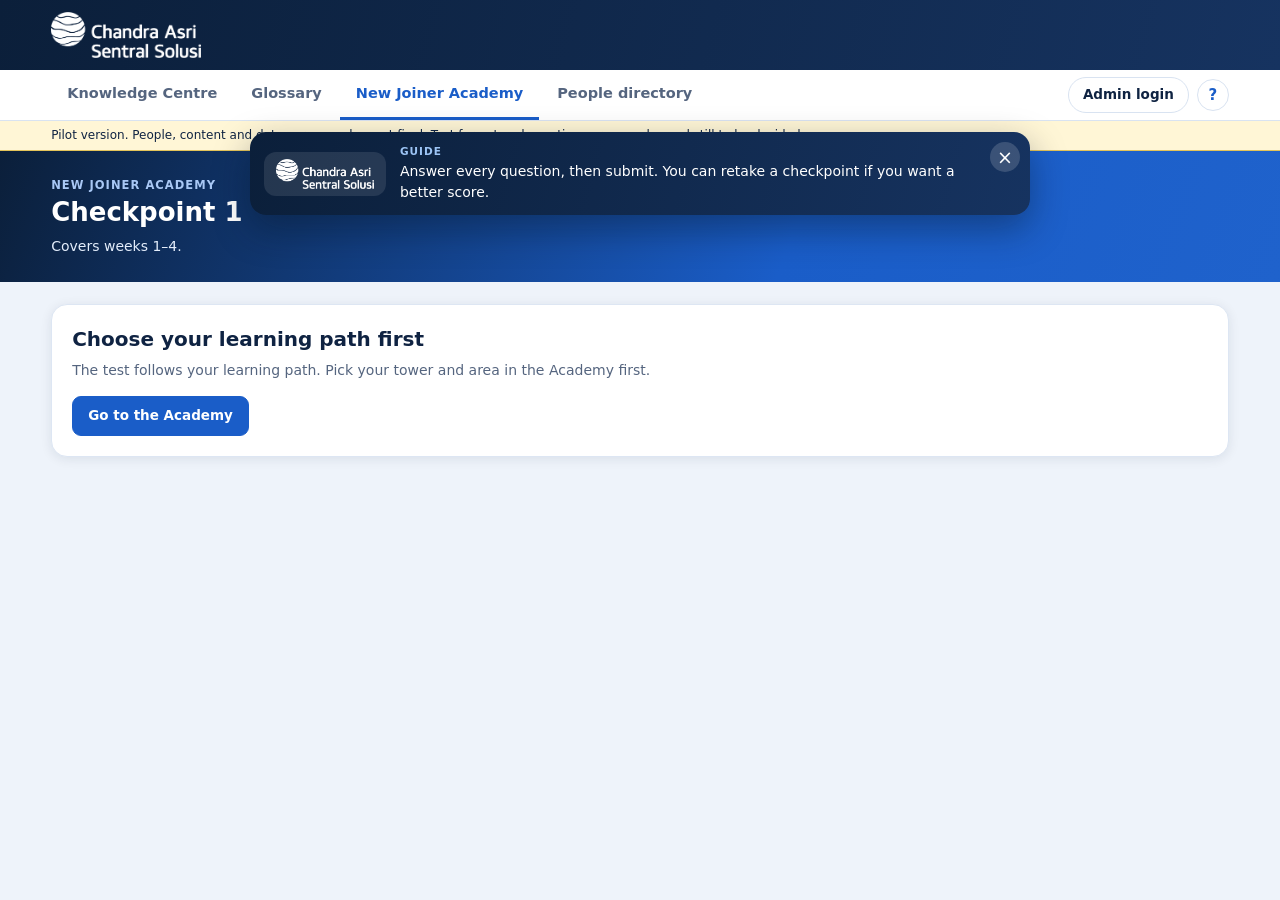
<file: CASS-KM/academy-test.html>
<!doctype html>
<html lang="en">
<head>
<meta charset="utf-8">
<meta name="viewport" content="width=device-width, initial-scale=1">
<title>CASS Academy Test</title>
<link rel="stylesheet" href="km-nav.css">
<style>
/* One page for every Academy test (cp1, cp2, cp3, final): guards, random question selection, answers, result. Tokens copied from index.html. */
:root{
  --bg:#eef3fa;--surface:#ffffff;--surface-2:#e8f0fb;--ink:#0f2342;--muted:#55657f;--line:#d9e3f1;
  --brand:#1a5dc8;--brand-soft:#e3edfb;--on-brand:#ffffff;--hdr1:#0b1f3a;--hdr1b:#163360;--hdr2:#1a5dc8;--hdr3:#1f62cc;--hdr-ink:#ffffff;--hdr-muted:#e3edfb;
  --ok:#1d7f55;--ok-bg:#e3f4ec;
  --partial:#efcf6a;--partial-ink:#7a6210;--partial-bg:#fbf3d6;
  --warn:#9a6411;--warn-bg:#fbf0dc;--none:#7a8896;--none-bg:#edf1f4;--bad:#b42318;--bad-bg:#fdeceb;
  --new:#c2410c;--new-bg:#fdeee5;--lock:#7c3aed;--lock-bg:#f1eafe;--hl:#fff6d6;--hl-line:#e3c35a;--mark:#fdeeb0;
  --t1:#be185d;--t2:#0e7490;--t3:#8a4b14;--t4:#374151;--t-ink:#ffffff;
  --overlay:rgba(5,20,35,.5);--toast-bg:#0f2342;--toast-ink:#ffffff;
  --shadow:0 2px 12px rgba(11,31,58,.09);--panel-line:#dde6f3;--pop-shadow:0 12px 32px rgba(11,31,58,.18);
  --font:"Segoe UI",system-ui,-apple-system,Arial,sans-serif;
  color-scheme:light;
}
@media (prefers-color-scheme:dark){:root:not([data-theme="light"]){
  --bg:#09172b;--surface:#0f2440;--surface-2:#163153;--ink:#e4edfa;--muted:#9db3d0;--line:#26436b;
  --brand:#5ba4f5;--brand-soft:#17335c;--on-brand:#06203d;--hdr-muted:#c3d8f5;
  --ok:#5bd09a;--ok-bg:#163a2b;--partial:#e3c45f;--partial-ink:#efd78c;--partial-bg:#3a3218;
  --warn:#e7b25a;--warn-bg:#3a2d14;--none:#8e9dab;--none-bg:#1e3142;--bad:#f59a8f;--bad-bg:#3d1a17;
  --new:#fb9a5c;--new-bg:#3f2414;--lock:#c4a5ff;--lock-bg:#2c2147;--hl:#2f2a14;--hl-line:#b89a3c;--mark:#5a4a12;
  --t1:#f472b6;--t2:#22d3ee;--t3:#e0a35e;--t4:#cbd5e1;--t-ink:#09172b;
  --overlay:rgba(0,0,0,.6);--toast-bg:#e4edfa;--toast-ink:#09172b;
  --shadow:0 4px 16px rgba(0,0,0,.3);--panel-line:#26436b;--pop-shadow:0 12px 32px rgba(0,0,0,.5);color-scheme:dark}}
:root[data-theme="dark"]{
  --bg:#09172b;--surface:#0f2440;--surface-2:#163153;--ink:#e4edfa;--muted:#9db3d0;--line:#26436b;
  --brand:#5ba4f5;--brand-soft:#17335c;--on-brand:#06203d;--hdr-muted:#c3d8f5;
  --ok:#5bd09a;--ok-bg:#163a2b;--partial:#e3c45f;--partial-ink:#efd78c;--partial-bg:#3a3218;
  --warn:#e7b25a;--warn-bg:#3a2d14;--none:#8e9dab;--none-bg:#1e3142;--bad:#f59a8f;--bad-bg:#3d1a17;
  --new:#fb9a5c;--new-bg:#3f2414;--lock:#c4a5ff;--lock-bg:#2c2147;--hl:#2f2a14;--hl-line:#b89a3c;--mark:#5a4a12;
  --t1:#f472b6;--t2:#22d3ee;--t3:#e0a35e;--t4:#cbd5e1;--t-ink:#09172b;
  --overlay:rgba(0,0,0,.6);--toast-bg:#e4edfa;--toast-ink:#09172b;
  --shadow:0 4px 16px rgba(0,0,0,.3);--panel-line:#26436b;--pop-shadow:0 12px 32px rgba(0,0,0,.5);color-scheme:dark}
*{box-sizing:border-box}
html{overflow-x:hidden}
body{margin:0;font-family:var(--font);font-size:14px;color:var(--ink);background:var(--bg);line-height:1.45;overflow-x:hidden}
a{color:inherit;text-decoration:none}
button,input,textarea{font:inherit;color:inherit}
:focus-visible{outline:2px solid var(--brand);outline-offset:2px}
h2[tabindex="-1"]:focus,.result[tabindex="-1"]:focus{outline:none}
.top :focus-visible,.hero :focus-visible,.final :focus-visible{outline-color:#ffffff}
.wrap{padding-inline:max(16px,4vw)}
.top{background:linear-gradient(105deg,var(--hdr1),var(--hdr1b));color:var(--hdr-ink);display:flex;align-items:center;justify-content:space-between;gap:12px;flex-wrap:wrap;padding-block:12px}
.brand{color:var(--hdr-ink)}
.brand{display:inline-flex;align-items:center}.brand img{display:block;height:46px;width:auto}@media (max-width:560px){.brand img{height:36px}}
.mock{font-size:12px;background:var(--hl);color:var(--ink);border-bottom:1px solid var(--hl-line);padding-block:6px}
.hero{background:linear-gradient(110deg,var(--hdr1),var(--hdr2) 62%,var(--hdr3));color:var(--hdr-ink);padding-block:26px}
.eyebrow{margin:0 0 4px;font-size:11.5px;font-weight:700;letter-spacing:.09em;text-transform:uppercase;color:var(--brand)}
.hero .eyebrow{color:#a9c8f5}
.hero h1{margin:0 0 4px;font-size:26px;text-wrap:balance;overflow-wrap:anywhere}
.hero p{margin:0;color:var(--hdr-muted);max-width:65ch}
.page{padding-block:22px;display:grid;grid-template-columns:minmax(0,1fr);gap:16px}
.panel{background:var(--surface);border:1px solid var(--panel-line,var(--line));border-radius:16px;box-shadow:var(--shadow);min-width:0}
.pad{padding:20px}
h2{margin:0 0 6px;font-size:20px;text-wrap:balance;overflow-wrap:anywhere}
.sub{color:var(--muted);margin:0;max-width:70ch}
.note{font-size:12px;color:var(--muted);margin:8px 0 0}
.crumb{font-size:12.5px;color:var(--muted);overflow-wrap:anywhere}
.crumb a{color:var(--brand)}
.pill{display:inline-flex;align-items:center;gap:4px;font-size:11.5px;font-weight:700;padding:3px 9px;border-radius:999px;white-space:nowrap;vertical-align:middle}
.tw-1,.tw-2,.tw-3,.tw-4{--tc:var(--brand)}   /* towers share one calm colour; the name says which tower */
.pill.tw{background:var(--brand-soft);color:var(--brand)}
.tag{display:inline-block;background:var(--surface-2);color:var(--ink);padding:2px 9px;border-radius:999px;font-size:11.5px;font-weight:600;margin:0 4px 2px 0}
.tag.type{background:var(--brand-soft);color:var(--brand)}
.tag.tba{background:var(--warn-bg);color:var(--warn)}
.tag.okt{background:var(--ok-bg);color:var(--ok)}
.btn{display:inline-flex;align-items:center;justify-content:center;text-align:center;background:var(--brand);color:var(--on-brand);border:1px solid var(--brand);padding:9px 15px;border-radius:9px;font-weight:700;cursor:pointer;font-size:13.5px}
.btn:hover{filter:brightness(1.08)}
.btn.ghost{background:var(--surface);color:var(--brand);border-color:var(--line)}
.btn.ghost:hover{background:var(--brand-soft);filter:none}
.btn.sm{padding:6px 12px;font-size:12.5px}
.btn:disabled,.btn[aria-disabled="true"]{background:var(--surface-2);color:var(--muted);border-color:var(--line);cursor:not-allowed;filter:none}
.tlink{border:0;background:none;color:var(--muted);text-decoration:underline;cursor:pointer;font-size:12px;padding:2px 4px}
.tlink:disabled{cursor:not-allowed;opacity:.6;text-decoration:none}
.toast{position:fixed;left:50%;bottom:calc(20px + env(safe-area-inset-bottom,0px));transform:translateX(-50%);background:var(--toast-bg);color:var(--toast-ink);padding:10px 16px;border-radius:9px;z-index:50;font-size:13px;max-width:calc(100% - 32px);box-shadow:var(--pop-shadow)}
.sr{position:absolute;width:1px;height:1px;overflow:hidden;clip:rect(0 0 0 0);white-space:nowrap}
.health{border-left:4px solid var(--new)}
.banner-admin{background:var(--hl);border:1px solid var(--hl-line);border-radius:10px;padding:9px 12px;font-size:13px}
.footnav{display:flex;gap:8px;flex-wrap:wrap;align-items:center;justify-content:space-between}
.actions{display:flex;gap:8px;flex-wrap:wrap;margin-top:16px}
/* progress circle */
.ring{flex:none;display:block}
.ring .rt{fill:none;stroke:var(--line);stroke-width:6}
.ring .rb{fill:none;stroke:var(--brand);stroke-width:6;stroke-linecap:round}
.ring.done .rt,.ring.done .rb{stroke:var(--ok)}
.ring text{fill:var(--ink);font-weight:700;font-variant-numeric:tabular-nums;font-family:var(--font)}
.ring .ck{fill:none;stroke:var(--ok);stroke-width:5;stroke-linecap:round;stroke-linejoin:round}
@media (prefers-reduced-motion:no-preference){.ring .rb{transition:stroke-dasharray .5s ease}}
.q{margin-top:16px;border:0;padding:0;min-width:0;scroll-margin-top:20px}
.q legend{margin:0 0 8px;font-weight:650;font-size:14.5px;padding:0;overflow-wrap:anywhere}
.q label{display:flex;gap:8px;align-items:flex-start;margin:6px 0;padding:9px 11px;border:1px solid var(--line);border-radius:10px;cursor:pointer;background:var(--surface);overflow-wrap:anywhere}
.q label:hover{border-color:var(--brand)}
.q label input{margin-top:3px;accent-color:var(--brand);flex:none}
.q.missing label{border-color:var(--warn)}
.q.right label.sel{background:var(--ok-bg);border-color:var(--ok)}
.q.wrong label.sel{background:var(--bad-bg);border-color:var(--bad)}
.q label.ans{border-color:var(--ok);border-width:2px}
.q .mk{font-weight:700;font-size:12.5px;margin-left:6px}
.q.right .mk{color:var(--ok)}.q.wrong .mk{color:var(--bad)}
.why{font-size:12.5px;margin-top:6px;color:var(--muted)}
.score{font-size:30px;font-weight:800;margin:6px 0}
.score span{font-size:15px;font-weight:600;color:var(--muted)}
.result{border-radius:12px;padding:16px;margin:14px 0 4px;border:1px solid var(--line)}
.result.pass{background:var(--ok-bg);border-color:var(--ok)}
.result.fail{background:var(--warn-bg);border-color:var(--warn)}
.result h2{margin:0}
.msg{font-size:13px;color:var(--warn);font-weight:700;margin:10px 0 0}
.lockline{font-size:12.5px;color:var(--ink);background:var(--warn-bg);border-radius:8px;padding:8px 10px;margin:10px 0 0}
</style>
</head>
<body>
<header class="top wrap"><a class="brand" href="index.html" aria-label="CASS Knowledge Centre home"><img src="cass-logo.png" alt=""></a></header>
<div class="tabbar wrap"><nav class="nav" aria-label="Main"><a href="index.html">Knowledge Centre</a><a href="glossary.html">Glossary</a><a class="on" href="new-joiner-academy.html">New Joiner Academy</a><a href="people.html">People directory</a></nav><span class="sp"></span><a class="adm" href="admin.html">Admin<span class="lg"> login</span></a></div>
<div class="mock wrap" id="mockBanner" hidden></div>
<section class="hero wrap"><p class="eyebrow">New Joiner Academy</p><h1 id="tTitle">New Joiner Academy test</h1><p id="tSub"></p></section>
<main class="page wrap" id="page"><section class="panel pad" id="box"></section></main>
<script src="km-data.js"></script>
<script src="km-boot.js"></script>
<script src="academy-data.js"></script>
<script>
(function(){
'use strict';
const $=id=>document.getElementById(id);
if(!A||!ORDER.length){$('page').innerHTML='<section class="panel pad health" role="alert"><h2>Academy content not available</h2><p class="sub">The content file km-data.js could not be loaded, or it has no Academy tests. Make sure it sits in the same folder as this page.</p></section>';return}
/* While the test format is still open (settings.format says "to be decided"), the banner says the questions are samples. */
academyBanner(/decided|sample/i.test(AS.format||'')||!AS.format?'Test format and questions are samples and still to be decided.':'Progress and test results are saved on this device only.');
const params=new URLSearchParams(location.search);
const id=TESTS[params.get('test')]?params.get('test'):ORDER[0],T=TESTS[id];
const tower=towerFromQuery();
const ADMIN=!!window.KM_PREVIEW&&params.get('as')==='admin';
const BACK='new-joiner-academy.html'+(tower?pathHash(tower):'');
const IS_FINAL=id==='final'||(T.weeks||[]).length>=NWEEKS;
const lower=s=>String(s).charAt(0).toLowerCase()+String(s).slice(1);
const shuffle=a=>a.map(x=>[Math.random(),x]).sort((p,q)=>p[0]-q[0]).map(x=>x[1]);

/* ---------- Question types: add a new type here only (for example true/false, short answer or a practical sign-off). ----------
   prepare(q)        -> a copy of q ready to show (e.g. options shuffled, answer index following the shuffle)
   render(q,i)       -> HTML for the answer inputs of question i
   read(block)       -> the answer given, or null when unanswered
   correct(q,ans)    -> true when the answer is right
   reveal(block,q,ans,right) -> mark the answer and show the correct one */
const QTYPES={
  'Multiple choice':{
    prepare(q){const idx=shuffle(q.o.map((_,i)=>i));return Object.assign({},q,{o:idx.map(i=>q.o[i]),a:idx.indexOf(+q.a)})},
    render(q,i){return q.o.map((o,j)=>`<label><input type="radio" name="q${i}" value="${j}"><span>${esc(o)}</span></label>`).join('')},
    read(b){const c=b.querySelector('input:checked');return c?+c.value:null},
    correct(q,ans){return ans===q.a},
    reveal(b,q,ans){b.querySelectorAll('label').forEach((l,j)=>{if(j===ans)l.classList.add('sel');if(j===q.a){l.classList.add('ans');l.insertAdjacentHTML('beforeend','<span class="sr"> (correct answer)</span>')}});b.querySelectorAll('input').forEach(x=>{x.disabled=true})},
    usable(q){return Array.isArray(q.o)&&q.o.length>1&&Number.isInteger(+q.a)&&+q.a>=0&&+q.a<q.o.length}
  }
};
const typeOf=q=>QTYPES[q.qtype||'Multiple choice'];
const usable=q=>{const t=typeOf(q);if(!t){console.warn('[academy] question',q.id,'has an unknown type',q.qtype);return false}return !t.usable||t.usable(q)};

/* From the bank: questions for "All" or this tower, from the weeks the test covers. The final checkpoint takes finalRecentShare from finalRecentWeeks. */
function pick(){
  const pool=BANK.filter(q=>(q.tower==='All'||q.tower===towerOf(tower))&&(T.weeks||[]).includes(+q.week)&&usable(q));
  const n=Math.min(+T.count||pool.length,pool.length);
  let chosen;
  if(IS_FINAL&&Array.isArray(AS.finalRecentWeeks)&&AS.finalRecentWeeks.length){
    const R=AS.finalRecentWeeks.map(Number),recent=shuffle(pool.filter(q=>R.includes(+q.week))),older=shuffle(pool.filter(q=>!R.includes(+q.week)));
    let nr=Math.min(recent.length,Math.round(n*(+AS.finalRecentShare||0)));
    const no=Math.min(older.length,n-nr);nr=Math.min(recent.length,n-no);
    chosen=[...recent.slice(0,nr),...older.slice(0,no)];
  } else chosen=shuffle(pool).slice(0,n);
  return shuffle(chosen).map(q=>typeOf(q).prepare(q));
}
const coversText=()=>lower(T.covers||'');
const lockText=()=>!AS.lockAfterCheckpoint?'':(IS_FINAL?'Taking this test locks every week.':'Taking this test locks '+coversText()+', so their progress can no longer be changed.');
function guard(title,msg){$('box').innerHTML=`<h2>${esc(title)}</h2><p class="sub">${esc(msg)}</p><div class="actions"><a class="btn" href="${BACK}">${tower?'Back to my journey':'Go to the Academy'}</a></div>`}
let picked=[];
function start(){
  $('tTitle').textContent=T.title+(tower?' · '+tower:'');$('tSub').textContent='Covers '+coversText()+'.';
  document.title=T.title+' · CASS Academy';
  if(!tower)return guard('Choose your learning path first','The test follows your learning path. Pick your tower and area in the Academy first.');
  const done=doneOf(tower),st=testOpen(T,done,tower);
  if(!st.open&&!ADMIN)return guard('This test is locked',st.why);
  picked=pick();
  if(!picked.length)return guard('No questions yet','An admin adds questions for this test.');
  const prev=result(tower,id);
  $('box').innerHTML=`${ADMIN?'<div class="banner-admin" style="margin-bottom:12px">Admin preview: this test is shown even if it would be locked for a new joiner. The result is saved for this browser only.</div>':''}
  <h2>${esc(T.title)} · ${esc(tower)}</h2>
  <p class="sub" style="margin-top:6px"><span class="tag">${picked.length} question${picked.length===1?'':'s'}</span><span class="tag">Pass mark ${esc(AS.passMark)}%</span><span class="tag">Covers ${esc(coversText())}</span></p>
  ${prev?`<p class="note">Your last result: ${prev.passed?'Passed':'Not passed yet'} · ${esc(prev.score)}% · ${esc(prev.date)}. You can retake the test with new questions.</p>`:''}
  ${lockText()?`<p class="lockline">${esc(lockText())}</p>`:''}
  <div id="resultSlot" role="status" aria-live="polite"></div>
  <form id="f" novalidate>${picked.map((q,i)=>`<fieldset class="q" data-i="${i}" id="qb${i}"><legend>${i+1}. ${esc(q.q)} <span class="tag">Week ${esc(q.week)}</span><span class="mk"></span></legend>${typeOf(q).render(q,i)}<div class="why" hidden></div></fieldset>`).join('')}
  <p class="msg" id="msg" role="alert"></p>
  <div class="actions"><button type="submit" class="btn" id="submitBtn">Submit answers</button><a class="btn ghost" href="${BACK}">Back to my journey</a></div>
  <p class="note">Sample questions. The real questions and test format (${esc(AS.format||'to be decided')}) will be set by the admin later.</p></form>`;
  $('f').addEventListener('submit',submit);
  $('f').addEventListener('change',e=>{const b=e.target.closest('.q');if(b)b.classList.remove('missing')});
}
function submit(e){
  e.preventDefault();
  const blocks=[...document.querySelectorAll('.q')];
  const answers=blocks.map((b,i)=>typeOf(picked[i]).read(b));
  const missing=blocks.filter((b,i)=>answers[i]===null);
  blocks.forEach(b=>b.classList.toggle('missing',missing.includes(b)));
  if(missing.length){$('msg').textContent='Answer all questions first. '+missing.length+' left.';missing[0].scrollIntoView({block:'center'});const f=missing[0].querySelector('input');if(f)f.focus({preventScroll:true});return}
  $('msg').textContent='';
  let ok=0;const review=[];
  blocks.forEach((b,i)=>{const q=picked[i],t=typeOf(q),ans=answers[i],right=t.correct(q,ans);if(right)ok++;else review.push(+q.week);
    b.classList.add(right?'right':'wrong');b.querySelector('.mk').textContent=right?'Correct':'Not quite';t.reveal(b,q,ans,right);
    const w=b.querySelector('.why');w.hidden=false;w.textContent=(right?'Correct. ':'Not quite. ')+(q.why||'')});
  const score=Math.round(ok/picked.length*100),passed=score>=(+AS.passMark||0);
  store.set('acadTest-'+tower+'-'+id,{score,passed,date:fmtDate(new Date())});
  const weeks=[...new Set(review)].sort((a,b)=>a-b);
  const lockMsg=!AS.lockAfterCheckpoint?'':(IS_FINAL?'Every week is now locked.':(T.covers||'The weeks this test covers')+' are now locked.');
  $('resultSlot').innerHTML=`<div class="result ${passed?'pass':'fail'}" id="result" tabindex="-1"><h2>${passed?'Passed':'Not passed yet'}</h2><div class="score">${score}% <span>${ok} of ${picked.length} correct</span></div>
   <p class="sub">${passed?'Well done.':'The pass mark is '+esc(AS.passMark)+'%.'} ${weeks.length?'Revisit week'+(weeks.length>1?'s ':' ')+weeks.join(', ')+' in the Knowledge Centre.':''} ${esc(lockMsg)}</p>
   <div class="actions"><a class="btn" href="${BACK}">Back to my journey</a><a class="btn ghost" href="academy-test.html?test=${encodeURIComponent(id)}${pathQuery(tower)}${ADMIN?'&as=admin':''}">Retake with new questions</a></div></div>`;
  $('submitBtn').hidden=true;
  const r=$('result');r.scrollIntoView({block:'start'});r.focus({preventScroll:true});
}
start();
window.kmGuide&&window.kmGuide('test');
})();
</script>
</body>
</html>
</file>
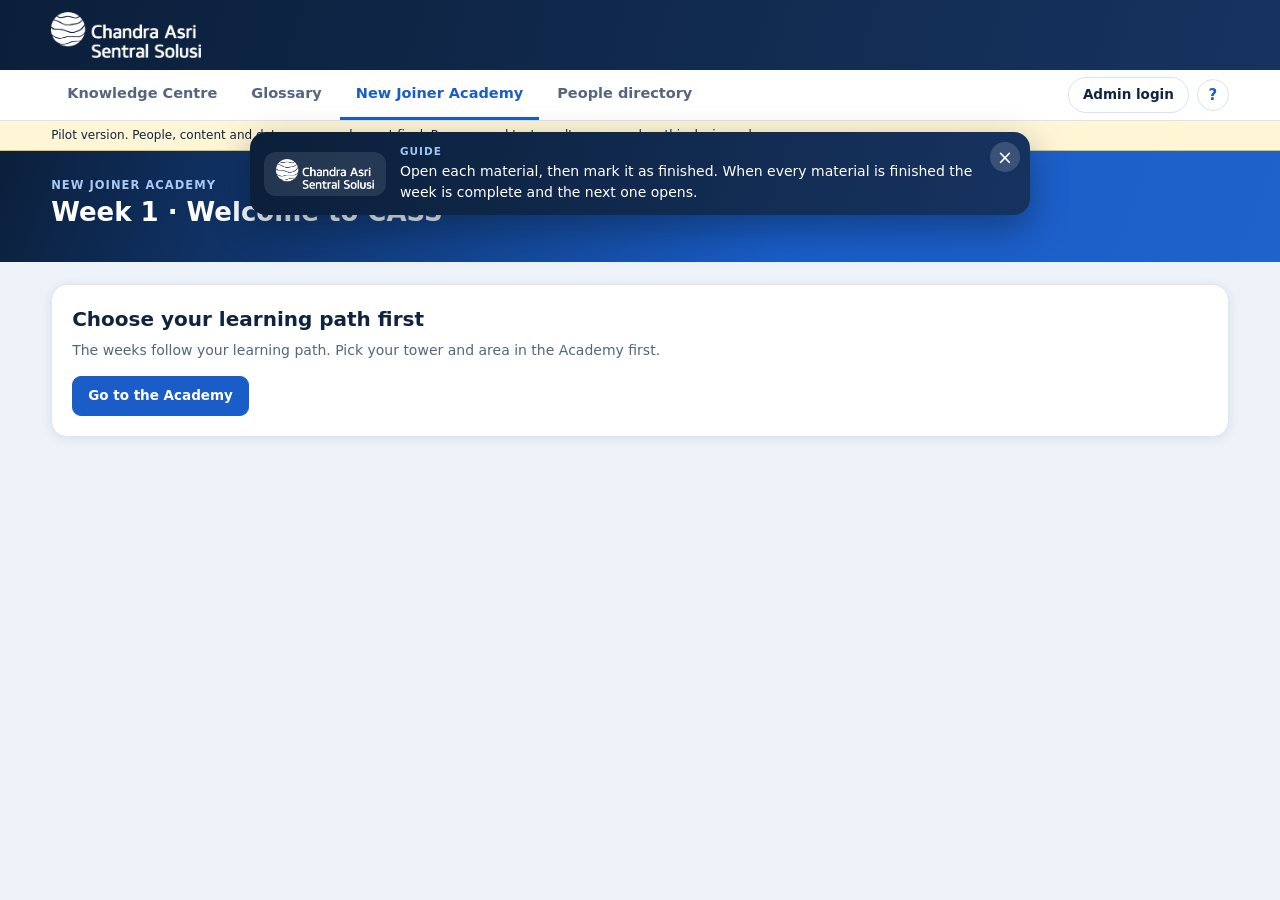
<file: CASS-KM/academy-week.html>
<!doctype html>
<html lang="en">
<head>
<meta charset="utf-8">
<meta name="viewport" content="width=device-width, initial-scale=1">
<title>CASS Academy Week</title>
<link rel="stylesheet" href="km-nav.css">
<style>
/* One week of the New Joiner Academy for one tower: progress circle, goals, materials (open, then mark as finished), week status and footer navigation. Tokens copied from index.html. */
:root{
  --bg:#eef3fa;--surface:#ffffff;--surface-2:#e8f0fb;--ink:#0f2342;--muted:#55657f;--line:#d9e3f1;
  --brand:#1a5dc8;--brand-soft:#e3edfb;--on-brand:#ffffff;--hdr1:#0b1f3a;--hdr1b:#163360;--hdr2:#1a5dc8;--hdr3:#1f62cc;--hdr-ink:#ffffff;--hdr-muted:#e3edfb;
  --ok:#1d7f55;--ok-bg:#e3f4ec;
  --partial:#efcf6a;--partial-ink:#7a6210;--partial-bg:#fbf3d6;
  --warn:#9a6411;--warn-bg:#fbf0dc;--none:#7a8896;--none-bg:#edf1f4;--bad:#b42318;--bad-bg:#fdeceb;
  --new:#c2410c;--new-bg:#fdeee5;--lock:#7c3aed;--lock-bg:#f1eafe;--hl:#fff6d6;--hl-line:#e3c35a;--mark:#fdeeb0;
  --t1:#be185d;--t2:#0e7490;--t3:#8a4b14;--t4:#374151;--t-ink:#ffffff;
  --overlay:rgba(5,20,35,.5);--toast-bg:#0f2342;--toast-ink:#ffffff;
  --shadow:0 2px 12px rgba(11,31,58,.09);--panel-line:#dde6f3;--pop-shadow:0 12px 32px rgba(11,31,58,.18);
  --font:"Segoe UI",system-ui,-apple-system,Arial,sans-serif;
  color-scheme:light;
}
@media (prefers-color-scheme:dark){:root:not([data-theme="light"]){
  --bg:#09172b;--surface:#0f2440;--surface-2:#163153;--ink:#e4edfa;--muted:#9db3d0;--line:#26436b;
  --brand:#5ba4f5;--brand-soft:#17335c;--on-brand:#06203d;--hdr-muted:#c3d8f5;
  --ok:#5bd09a;--ok-bg:#163a2b;--partial:#e3c45f;--partial-ink:#efd78c;--partial-bg:#3a3218;
  --warn:#e7b25a;--warn-bg:#3a2d14;--none:#8e9dab;--none-bg:#1e3142;--bad:#f59a8f;--bad-bg:#3d1a17;
  --new:#fb9a5c;--new-bg:#3f2414;--lock:#c4a5ff;--lock-bg:#2c2147;--hl:#2f2a14;--hl-line:#b89a3c;--mark:#5a4a12;
  --t1:#f472b6;--t2:#22d3ee;--t3:#e0a35e;--t4:#cbd5e1;--t-ink:#09172b;
  --overlay:rgba(0,0,0,.6);--toast-bg:#e4edfa;--toast-ink:#09172b;
  --shadow:0 4px 16px rgba(0,0,0,.3);--panel-line:#26436b;--pop-shadow:0 12px 32px rgba(0,0,0,.5);color-scheme:dark}}
:root[data-theme="dark"]{
  --bg:#09172b;--surface:#0f2440;--surface-2:#163153;--ink:#e4edfa;--muted:#9db3d0;--line:#26436b;
  --brand:#5ba4f5;--brand-soft:#17335c;--on-brand:#06203d;--hdr-muted:#c3d8f5;
  --ok:#5bd09a;--ok-bg:#163a2b;--partial:#e3c45f;--partial-ink:#efd78c;--partial-bg:#3a3218;
  --warn:#e7b25a;--warn-bg:#3a2d14;--none:#8e9dab;--none-bg:#1e3142;--bad:#f59a8f;--bad-bg:#3d1a17;
  --new:#fb9a5c;--new-bg:#3f2414;--lock:#c4a5ff;--lock-bg:#2c2147;--hl:#2f2a14;--hl-line:#b89a3c;--mark:#5a4a12;
  --t1:#f472b6;--t2:#22d3ee;--t3:#e0a35e;--t4:#cbd5e1;--t-ink:#09172b;
  --overlay:rgba(0,0,0,.6);--toast-bg:#e4edfa;--toast-ink:#09172b;
  --shadow:0 4px 16px rgba(0,0,0,.3);--panel-line:#26436b;--pop-shadow:0 12px 32px rgba(0,0,0,.5);color-scheme:dark}
*{box-sizing:border-box}
html{overflow-x:hidden}
body{margin:0;font-family:var(--font);font-size:14px;color:var(--ink);background:var(--bg);line-height:1.45;overflow-x:hidden}
a{color:inherit;text-decoration:none}
button,input,textarea{font:inherit;color:inherit}
:focus-visible{outline:2px solid var(--brand);outline-offset:2px}
h2[tabindex="-1"]:focus,.result[tabindex="-1"]:focus{outline:none}
.top :focus-visible,.hero :focus-visible,.final :focus-visible{outline-color:#ffffff}
.wrap{padding-inline:max(16px,4vw)}
.top{background:linear-gradient(105deg,var(--hdr1),var(--hdr1b));color:var(--hdr-ink);display:flex;align-items:center;justify-content:space-between;gap:12px;flex-wrap:wrap;padding-block:12px}
.brand{color:var(--hdr-ink)}
.brand{display:inline-flex;align-items:center}.brand img{display:block;height:46px;width:auto}@media (max-width:560px){.brand img{height:36px}}
.mock{font-size:12px;background:var(--hl);color:var(--ink);border-bottom:1px solid var(--hl-line);padding-block:6px}
.hero{background:linear-gradient(110deg,var(--hdr1),var(--hdr2) 62%,var(--hdr3));color:var(--hdr-ink);padding-block:26px}
.eyebrow{margin:0 0 4px;font-size:11.5px;font-weight:700;letter-spacing:.09em;text-transform:uppercase;color:var(--brand)}
.hero .eyebrow{color:#a9c8f5}
.hero h1{margin:0 0 4px;font-size:26px;text-wrap:balance;overflow-wrap:anywhere}
.hero p{margin:0;color:var(--hdr-muted);max-width:65ch}
.page{padding-block:22px;display:grid;grid-template-columns:minmax(0,1fr);gap:16px}
.panel{background:var(--surface);border:1px solid var(--panel-line,var(--line));border-radius:16px;box-shadow:var(--shadow);min-width:0}
.pad{padding:20px}
h2{margin:0 0 6px;font-size:20px;text-wrap:balance;overflow-wrap:anywhere}
.sub{color:var(--muted);margin:0;max-width:70ch}
.note{font-size:12px;color:var(--muted);margin:8px 0 0}
.crumb{font-size:12.5px;color:var(--muted);overflow-wrap:anywhere}
.crumb a{color:var(--brand)}
.pill{display:inline-flex;align-items:center;gap:4px;font-size:11.5px;font-weight:700;padding:3px 9px;border-radius:999px;white-space:nowrap;vertical-align:middle}
.tw-1,.tw-2,.tw-3,.tw-4{--tc:var(--brand)}   /* towers share one calm colour; the name says which tower */
.pill.tw{background:var(--brand-soft);color:var(--brand)}
.tag{display:inline-block;background:var(--surface-2);color:var(--ink);padding:2px 9px;border-radius:999px;font-size:11.5px;font-weight:600;margin:0 4px 2px 0}
.tag.type{background:var(--brand-soft);color:var(--brand)}
.tag.tba{background:var(--warn-bg);color:var(--warn)}
.tag.okt{background:var(--ok-bg);color:var(--ok)}
.btn{display:inline-flex;align-items:center;justify-content:center;text-align:center;background:var(--brand);color:var(--on-brand);border:1px solid var(--brand);padding:9px 15px;border-radius:9px;font-weight:700;cursor:pointer;font-size:13.5px}
.btn:hover{filter:brightness(1.08)}
.btn.ghost{background:var(--surface);color:var(--brand);border-color:var(--line)}
.btn.ghost:hover{background:var(--brand-soft);filter:none}
.btn.sm{padding:6px 12px;font-size:12.5px}
.btn:disabled,.btn[aria-disabled="true"]{background:var(--surface-2);color:var(--muted);border-color:var(--line);cursor:not-allowed;filter:none}
.tlink{border:0;background:none;color:var(--muted);text-decoration:underline;cursor:pointer;font-size:12px;padding:2px 4px}
.tlink:disabled{cursor:not-allowed;opacity:.6;text-decoration:none}
.toast{position:fixed;left:50%;bottom:calc(20px + env(safe-area-inset-bottom,0px));transform:translateX(-50%);background:var(--toast-bg);color:var(--toast-ink);padding:10px 16px;border-radius:9px;z-index:50;font-size:13px;max-width:calc(100% - 32px);box-shadow:var(--pop-shadow)}
.sr{position:absolute;width:1px;height:1px;overflow:hidden;clip:rect(0 0 0 0);white-space:nowrap}
.health{border-left:4px solid var(--new)}
.banner-admin{background:var(--hl);border:1px solid var(--hl-line);border-radius:10px;padding:9px 12px;font-size:13px}
.footnav{display:flex;gap:8px;flex-wrap:wrap;align-items:center;justify-content:space-between}
.actions{display:flex;gap:8px;flex-wrap:wrap;margin-top:16px}
/* progress circle */
.ring{flex:none;display:block}
.ring .rt{fill:none;stroke:var(--line);stroke-width:6}
.ring .rb{fill:none;stroke:var(--brand);stroke-width:6;stroke-linecap:round}
.ring.done .rt,.ring.done .rb{stroke:var(--ok)}
.ring text{fill:var(--ink);font-weight:700;font-variant-numeric:tabular-nums;font-family:var(--font)}
.ring .ck{fill:none;stroke:var(--ok);stroke-width:5;stroke-linecap:round;stroke-linejoin:round}
@media (prefers-reduced-motion:no-preference){.ring .rb{transition:stroke-dasharray .5s ease}}
.prog{display:flex;gap:16px;align-items:center;flex-wrap:wrap}
.prog>div{flex:1;min-width:200px}
.goals{margin:8px 0 0;padding-left:20px;display:grid;gap:4px}
.mats{display:grid;gap:10px;margin-top:12px}
.mat{display:grid;grid-template-columns:auto minmax(0,1fr) auto;gap:12px;align-items:center;border:1px solid var(--line);border-radius:12px;padding:12px 14px;background:var(--surface)}
.mat.fin{border-color:var(--ok)}
.mat.tba{opacity:.62;background:var(--surface-2);box-shadow:none}
.mat h3{margin:4px 0 2px;font-size:14.5px;overflow-wrap:anywhere}
.mat p{margin:0;color:var(--muted);font-size:12.5px}
.mstat{width:30px;height:30px;border-radius:50%;border:2px solid var(--line);display:grid;place-items:center;flex:none;background:transparent}
.mstat.opened{border-color:var(--brand);border-style:dashed}
.mstat.fin{background:var(--ok);border-color:var(--ok)}
.mstat svg{width:16px;height:16px;stroke:#ffffff;fill:none;stroke-width:3;stroke-linecap:round;stroke-linejoin:round}
.macts{display:flex;gap:6px;flex-wrap:wrap;justify-content:flex-end;align-items:center}
.openbtn{border:1px solid var(--brand);background:var(--surface);color:var(--brand);padding:7px 13px;border-radius:9px;font-weight:700;cursor:pointer;white-space:nowrap;display:inline-block;font-size:13px}
.openbtn:hover{background:var(--brand-soft)}
.openbtn:disabled{border-color:var(--line);color:var(--muted);cursor:not-allowed;background:var(--surface-2)}
.okt{color:var(--ok);font-weight:700;font-size:12.5px;white-space:nowrap}
.frozenmsg{color:var(--ok);font-weight:600;font-size:12.5px;margin:10px 0 0}
.donebar{display:flex;gap:12px;align-items:center;flex-wrap:wrap}
.donebar>div{flex:1;min-width:220px}
.overlay{position:fixed;inset:0;background:var(--overlay);display:grid;place-items:center;padding:16px;z-index:30}
.dlg{background:var(--surface);border:1px solid var(--line);border-radius:14px;max-width:520px;width:100%;max-height:calc(100vh - 32px);overflow:auto;padding:22px;box-shadow:var(--pop-shadow);display:grid;gap:10px}
.dlg h2{margin:0}
@media (max-width:600px){.mat{grid-template-columns:auto minmax(0,1fr)}.macts{grid-column:1/-1;justify-content:flex-start}}
</style>
</head>
<body>
<header class="top wrap"><a class="brand" href="index.html" aria-label="CASS Knowledge Centre home"><img src="cass-logo.png" alt=""></a></header>
<div class="tabbar wrap"><nav class="nav" aria-label="Main"><a href="index.html">Knowledge Centre</a><a href="glossary.html">Glossary</a><a class="on" href="new-joiner-academy.html">New Joiner Academy</a><a href="people.html">People directory</a></nav><span class="sp"></span><a class="adm" href="admin.html">Admin<span class="lg"> login</span></a></div>
<div class="mock wrap" id="mockBanner" hidden></div>
<section class="hero wrap"><p class="eyebrow">New Joiner Academy</p><h1 id="wTitle">New Joiner Academy</h1><p id="wSub"></p></section>
<main class="page wrap" id="page"></main>
<div id="ovRoot"></div>
<div class="toast" id="toast" role="status" aria-live="polite" hidden></div>
<script src="km-data.js"></script>
<script src="km-boot.js"></script>
<script src="academy-data.js"></script>
<script>
(function(){
'use strict';
const $=id=>document.getElementById(id);
if(!A||!NWEEKS){$('page').innerHTML='<section class="panel pad health" role="alert"><h2>Academy content not available</h2><p class="sub">The content file km-data.js could not be loaded, or it has no Academy content. Make sure it sits in the same folder as this page.</p></section>';return}
academyBanner('Progress and test results are saved on this device only.');
function toast(m){const t=$('toast');t.textContent=m;t.hidden=false;clearTimeout(t._h);t._h=setTimeout(()=>{t.hidden=true},2800)}
const params=new URLSearchParams(location.search);
const first=WEEKS[0].n,last=WEEKS[NWEEKS-1].n;
const n=Math.min(last,Math.max(first,parseInt(params.get('week'),10)||first));
const tower=towerFromQuery();
const ADMIN=!!window.KM_PREVIEW&&params.get('as')==='admin';   /* admin preview: show the week even if it is still locked */
const W=WEEKS.find(x=>x.n===n)||WEEKS[0];
const BACK='new-joiner-academy.html'+(tower?pathHash(tower):'');
const qs=k=>'academy-week.html?week='+k+pathQuery(tower)+(ADMIN?'&as=admin':'');
let mats=[];
function stop(title,msg,btn){
  $('wTitle').textContent='Week '+n+' · '+W.title;$('wSub').textContent=tower?tower:'';
  $('page').innerHTML=`<section class="panel pad"><h2>${esc(title)}</h2><p class="sub">${esc(msg)}</p><div class="actions"><a class="btn" href="${BACK}">${esc(btn)}</a></div></section>`;
}
function matRow(m,i,P,I){
  const fin=P.fin.includes(m.id),opened=P.opn.includes(m.id)||fin,frozen=I.frozen,change=!frozen&&canChange(n,tower);
  const href=safeHref(m.href);
  const st=`<span class="mstat ${fin?'fin':(opened?'opened':'')}" aria-hidden="true">${fin?CHECK_SVG:''}</span>`;
  const state=m.tba?'':fin?'<span class="tag okt">Finished</span>':opened?'<span class="tag" style="background:var(--brand-soft);color:var(--brand)">Opened</span>':'';
  const tags=`<span class="tag type">${esc(m.type)}</span><span class="tag">${esc(m.time)}</span>${m.tba?'<span class="tag tba">To be added</span>':''}${state}`;
  const open=href?`<a class="openbtn" href="${esc(href)}" data-open="${esc(m.id)}">Open in Knowledge Centre →</a>`:`<button type="button" class="openbtn" data-prev="${i}" aria-haspopup="dialog">Open</button>`;
  let acts='';
  if(m.tba)acts='<button type="button" class="openbtn" disabled>To be added</button>';
  else if(fin)acts=`<span class="okt">✓ Finished</span>${open}${change?`<button type="button" class="tlink" data-unfin="${esc(m.id)}" aria-label="Undo finished: ${esc(m.title)}">Undo</button>`:''}`;
  else acts=`${open}${opened&&!frozen?`<button type="button" class="btn sm" data-fin="${esc(m.id)}">Mark as finished</button>`:''}`;
  return `<div class="mat ${fin?'fin':''} ${m.tba?'tba':''}">${st}<div><div>${tags}</div><h3>${esc(m.title)}</h3><p>${esc(m.desc)}</p></div><div class="macts">${acts}</div></div>`;
}
function render(focusSel){
  if(!tower)return stop('Choose your learning path first','The weeks follow your learning path. Pick your tower and area in the Academy first.','Go to the Academy');
  const Wk=weekInfo(tower),done=Wk.done,P=Wk.P,I=Wk.info[n];
  const reason=ADMIN?'':lockReason(n,done,tower);
  if(reason)return stop('This week is locked',`${reason.replace(' to open this week.','')} to open week ${n}.`,'Back to my journey');
  const complete=done.includes(n),frozen=I.frozen;
  document.title='Week '+n+' · '+W.title+' · CASS Academy';
  $('wTitle').textContent='Week '+n+' · '+W.title;
  $('wSub').innerHTML=`${esc(W.desc)} <span class="tag" style="background:rgba(255,255,255,.16);color:var(--hdr-ink)">About ${esc(W.hours)}</span><span class="tag" style="background:rgba(255,255,255,.16);color:var(--hdr-ink)">${esc(tower)}</span>`;
  mats=materialsFor(n,tower);
  const C=(A.weekContent&&A.weekContent[n])||{goals:[]};
  const nextOpen=n<last&&(ADMIN||unlocked(n+1,done,tower));
  const p=I.total?I.fin/I.total:0;
  const rg=ring(p,84,I.total?I.fin+'/'+I.total:'–',complete?'done':'',`Week ${n}: `+(I.total?`${I.fin} of ${I.total} materials finished`:'no materials to finish')+(complete?', week complete':''));
  const track=I.total?`${I.fin} of ${I.total} materials finished`:(complete?'Week marked as done':'Nothing to finish yet');
  const change=!frozen&&canChange(n,tower);
  let tail='';
  if(I.manual){
    tail=`<div><h2 style="margin:0 0 4px">${complete?'Week '+n+' is complete':'Nothing to finish yet'}</h2><p class="sub">The materials for this week are still to be added, so there is nothing to finish yet.${complete?(frozen?' Locked because a checkpoint covering this week has been taken.':' You marked this week as done.'):''}</p></div>`+
      (complete?(frozen?'':`<button type="button" class="btn ghost" id="manUndo" ${change?'':'disabled title="Later progress or a checkpoint stops this from being undone."'}>Undo</button>`):`<button type="button" class="btn" id="manDone">Mark week ${n} as done</button>`);
  } else {
    const msgDone=frozen?'Locked because a checkpoint covering this week has been taken.':(n<last?(nextOpen?'Week '+(n+1)+' is open.':'Week '+(n+1)+' stays locked until the checkpoint rule is met.'):'Take Checkpoint 3 and the final checkpoint from your journey page.');
    const msgTodo=AS.lockWeeksInOrder?'When every material is finished, the circle completes and '+(n<last?'week '+(n+1)+' opens.':'Checkpoint 3 opens.'):'Finish every material to complete this week.';
    tail=`<div><h2 style="margin:0 0 4px">${complete?'Week '+n+' is complete':'Open each material, then mark it as finished'}</h2><p class="sub">${complete?msgDone:msgTodo}</p></div>`;
  }
  const totalMin=mats.length;
  $('page').innerHTML=`${ADMIN?'<div class="banner-admin">Admin preview: this week is shown even if it would be locked for a new joiner. Progress you make here is saved for this browser only.</div>':''}
  <div class="crumb"><a href="${BACK}">My onboarding journey</a> › ${esc(tower)} › Week ${n}</div>
  <section class="panel pad" aria-labelledby="progH"><div class="prog">${rg}<div><h2 id="progH" style="margin:0 0 4px">Your progress</h2><p class="sub" id="progText">${track}${complete?' · week complete':''}.</p></div></div></section>
  <section class="panel pad"><h2>What you will learn</h2>${(C.goals||[]).length?`<ul class="goals">${C.goals.map(g=>'<li>'+esc(g)+'</li>').join('')}</ul>`:'<p class="sub">Goals to be added.</p>'}</section>
  <section class="panel pad"><h2>Materials for this week</h2><p class="sub">${totalMin} material${totalMin===1?'':'s'} · about ${esc(W.hours)} in total. Open a material, read or watch it, then mark it as finished. The check symbol and the circle update as you go.</p>
   ${frozen?'<p class="frozenmsg">Completed. Locked because a checkpoint covering this week has been taken.</p>':''}
   <div class="mats">${mats.map((m,i)=>matRow(m,i,P,I)).join('')||'<p class="sub">No materials yet.</p>'}</div></section>
  <section class="panel pad"><div class="donebar">${tail}</div></section>
  <nav class="footnav" aria-label="Weeks"><span>${n>first?`<a class="btn ghost" href="${qs(n-1)}">← Week ${n-1}</a>`:''}</span><a class="btn ghost" href="${BACK}">Back to my journey</a><span>${n<last?(nextOpen?`<a class="btn" href="${qs(n+1)}">Week ${n+1} →</a>`:`<button type="button" class="btn" disabled>Week ${n+1} · locked</button>`):''}</span></nav>`;
  if(focusSel){const el=document.querySelector(focusSel);if(el)el.focus()}
}
function finish(id){
  const before=doneOf(tower).includes(n);
  if(!setFinished(tower,n,id,true,ADMIN)){toast('This week is locked.');return}
  const after=doneOf(tower).includes(n);
  render(`[data-unfin="${CSS.escape(id)}"],[data-open="${CSS.escape(id)}"],[data-prev]`);
  if(after&&!before)toast(n<last?(unlocked(n+1,doneOf(tower),tower)?'Week '+(n+1)+' is now open.':'Week '+n+' complete. Week '+(n+1)+' stays locked until the checkpoint rule is met.'):'Week '+n+' complete. Checkpoint 3 is now open.');
  else toast('Marked as finished.');
}
document.addEventListener('click',e=>{
  const b=e.target.closest('button,a');if(!b)return;
  if(b.disabled||b.getAttribute('aria-disabled')==='true'){e.preventDefault();return}
  if(b.dataset.open){markOpened(tower,b.dataset.open)}
  else if(b.dataset.fin){finish(b.dataset.fin)}
  else if(b.dataset.unfin){if(setFinished(tower,n,b.dataset.unfin,false)){render('#progText');toast('Marked as not finished.')}else toast('This can no longer be undone.')}
  else if(b.id==='manDone'){if(setManual(tower,n,true,ADMIN)){render('#manUndo');toast(n<last?'Week '+(n+1)+' is now open.':'Checkpoint 3 is now open.')}}
  else if(b.id==='manUndo'){if(setManual(tower,n,false))render('#manDone');else toast('This can no longer be undone.')}
  else if(b.dataset.prev!==undefined)openPrev(mats[+b.dataset.prev],b);
});
/* Placeholder dialog for materials without a link. Opening it counts as opening the material. */
function openPrev(m,opener){
  if(!m||m.tba)return;
  markOpened(tower,m.id);
  const P=prog(tower),fin=P.fin.includes(m.id),I=weekInfo(tower).info[n];
  const o=document.createElement('div');o.className='overlay';
  o.innerHTML=`<div class="dlg" role="dialog" aria-modal="true" aria-labelledby="dT" aria-describedby="dD"><div><span class="tag type">${esc(m.type)}</span><span class="tag">${esc(m.time)}</span></div><h2 id="dT" tabindex="-1">${esc(m.title)}</h2><p class="sub" id="dD">${esc(m.desc)}</p><p class="sub">This is placeholder content for the mockup. In the live version this opens the real file in Microsoft Loop or SharePoint, or a Knowledge Centre item.</p><div class="macts" style="justify-content:flex-start"><button type="button" class="btn ghost" id="dlgClose">Close</button>${fin||I.frozen?'':'<button type="button" class="btn" id="dlgFin">I have finished this</button>'}</div></div>`;
  $('ovRoot').appendChild(o);
  const idx=mats.indexOf(m);
  const close=fn=>{o.remove();document.removeEventListener('keydown',key,true);if(fn)finish(m.id);else render();const nb=document.querySelector(`[data-prev="${idx}"]`);if(nb)nb.focus()};
  const key=ev=>{if(ev.key==='Escape'){ev.preventDefault();close(false)}else if(ev.key==='Tab'){const f=[...o.querySelectorAll('button')];if(!f.length)return;const a=f[0],z=f[f.length-1];if(ev.shiftKey&&(document.activeElement===a||document.activeElement.id==='dT')){ev.preventDefault();z.focus()}else if(!ev.shiftKey&&document.activeElement===z){ev.preventDefault();a.focus()}}};
  document.addEventListener('keydown',key,true);
  o.addEventListener('click',ev=>{if(ev.target===o||ev.target.id==='dlgClose')close(false);else if(ev.target.id==='dlgFin')close(true)});
  $('dT').focus();
}
render();
window.kmGuide&&window.kmGuide('week');
})();
</script>
</body>
</html>
</file>
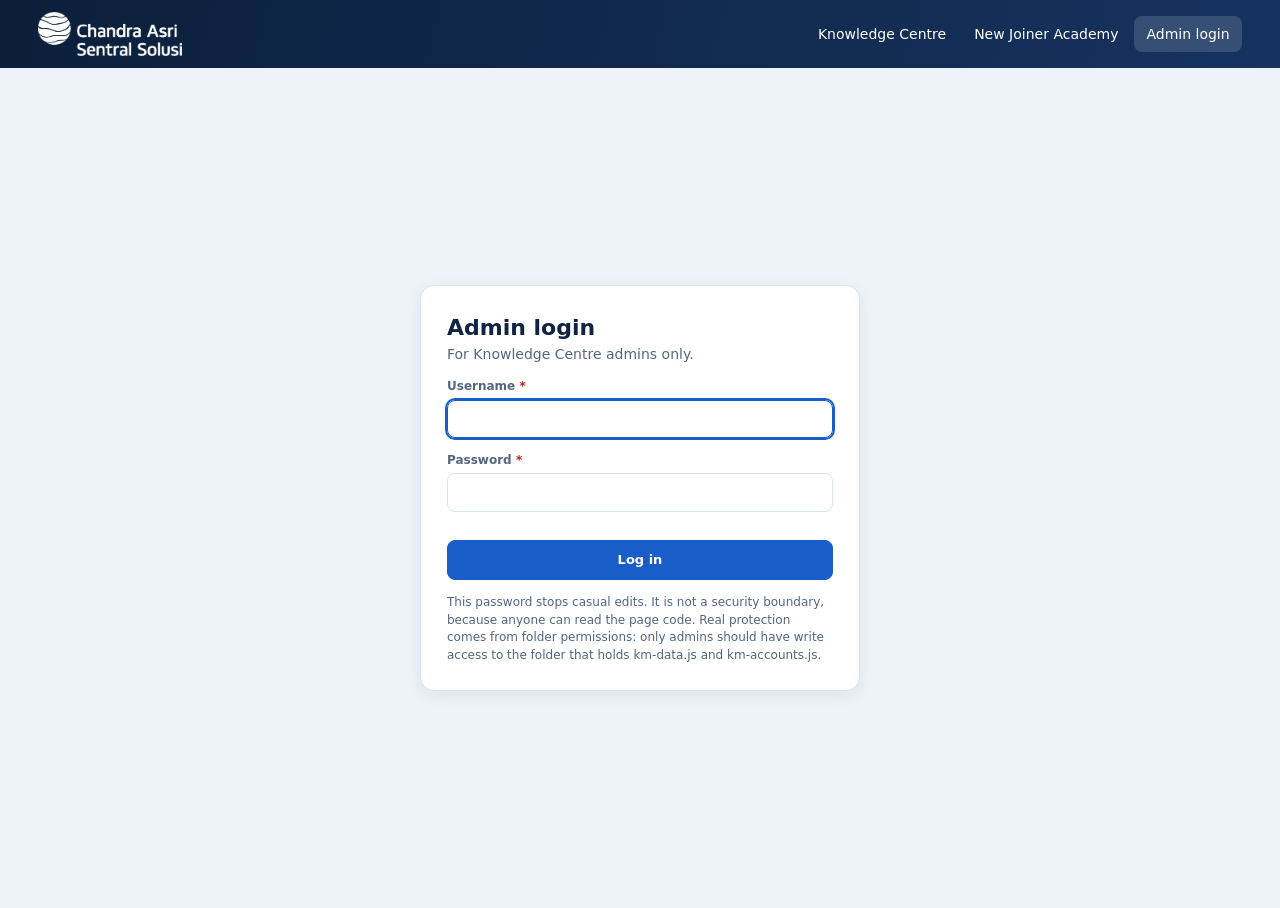
<file: CASS-KM/admin.html>
<!doctype html>
<html lang="en"><head><meta charset="utf-8"><meta name="viewport" content="width=device-width,initial-scale=1,viewport-fit=cover">
<title>CASS Admin</title>
<style>
/* Admin page for the CASS Knowledge Centre. Same design tokens as index.html. */
:root{
  --bg:#eef3fa;--surface:#ffffff;--surface-2:#e8f0fb;--ink:#0f2342;--muted:#55657f;--line:#d9e3f1;
  --brand:#1a5dc8;--brand-soft:#e3edfb;--on-brand:#ffffff;--hdr1:#0b1f3a;--hdr-ink:#ffffff;--hdr-muted:#e3edfb;
  --ok:#1d7f55;--ok-bg:#e3f4ec;--partial:#efcf6a;--partial-ink:#7a6210;--partial-bg:#fbf3d6;
  --warn:#9a6411;--warn-bg:#fbf0dc;--none:#7a8896;--none-bg:#edf1f4;--bad:#b42318;--bad-bg:#fdeceb;
  --new:#c2410c;--new-bg:#fdeee5;--lock:#7c3aed;--lock-bg:#f1eafe;--hl:#fff6d6;--hl-line:#e3c35a;
  --t1:#be185d;--t2:#0e7490;--t3:#8a4b14;--t4:#374151;--t-ink:#ffffff;
  --shadow:0 4px 16px rgba(11,31,58,.07);--pop-shadow:0 12px 32px rgba(11,31,58,.18);
  --font:"Segoe UI",system-ui,-apple-system,"Helvetica Neue",Arial,sans-serif;color-scheme:light
}
@media (prefers-color-scheme:dark){:root:not([data-theme="light"]){
  --bg:#09172b;--surface:#0f2440;--surface-2:#163153;--ink:#e4edfa;--muted:#9db3d0;--line:#26436b;
  --brand:#5ba4f5;--brand-soft:#17335c;--on-brand:#06203d;--hdr-muted:#c3d8f5;
  --ok:#5bd09a;--ok-bg:#163a2b;--partial:#e3c45f;--partial-ink:#efd78c;--partial-bg:#3a3218;
  --warn:#e7b25a;--warn-bg:#3a2d14;--none:#8e9dab;--none-bg:#1e3142;--bad:#f59a8f;--bad-bg:#3d1a17;
  --new:#fb9a5c;--new-bg:#3f2414;--lock:#c4a5ff;--lock-bg:#2c2147;--hl:#2f2a14;--hl-line:#b89a3c;
  --t1:#f472b6;--t2:#22d3ee;--t3:#e0a35e;--t4:#cbd5e1;--t-ink:#09172b;
  --shadow:0 4px 16px rgba(0,0,0,.3);--pop-shadow:0 12px 32px rgba(0,0,0,.5);color-scheme:dark}}
:root[data-theme="dark"]{
  --bg:#09172b;--surface:#0f2440;--surface-2:#163153;--ink:#e4edfa;--muted:#9db3d0;--line:#26436b;
  --brand:#5ba4f5;--brand-soft:#17335c;--on-brand:#06203d;--hdr-muted:#c3d8f5;
  --ok:#5bd09a;--ok-bg:#163a2b;--partial:#e3c45f;--partial-ink:#efd78c;--partial-bg:#3a3218;
  --warn:#e7b25a;--warn-bg:#3a2d14;--none:#8e9dab;--none-bg:#1e3142;--bad:#f59a8f;--bad-bg:#3d1a17;
  --new:#fb9a5c;--new-bg:#3f2414;--lock:#c4a5ff;--lock-bg:#2c2147;--hl:#2f2a14;--hl-line:#b89a3c;
  --t1:#f472b6;--t2:#22d3ee;--t3:#e0a35e;--t4:#cbd5e1;--t-ink:#09172b;
  --shadow:0 4px 16px rgba(0,0,0,.3);--pop-shadow:0 12px 32px rgba(0,0,0,.5);color-scheme:dark}
*{box-sizing:border-box}
body{margin:0;font-family:var(--font);font-size:14px;color:var(--ink);background:var(--bg);line-height:1.45}
a{color:var(--brand);text-decoration:none}
button,input,textarea,select{font:inherit;color:inherit}
:focus-visible{outline:2px solid var(--brand);outline-offset:2px}
[hidden]{display:none!important}
.wrap{padding-inline:max(16px,3vw)}
.top{background:linear-gradient(105deg,var(--hdr1),#163360);color:var(--hdr-ink);display:flex;align-items:center;justify-content:space-between;gap:12px;flex-wrap:wrap;padding-block:12px}
.top a{color:var(--hdr-ink)}
.brand{display:inline-flex;align-items:center}.brand img{display:block;height:44px;width:auto}@media (max-width:560px){.brand img{height:34px}}
.brand small{font-weight:600;font-size:13px;margin-left:10px;color:var(--hdr-muted);letter-spacing:0}
.nav{display:flex;gap:4px;flex-wrap:wrap;align-items:center}
.nav a,.nav button{padding:8px 12px;border-radius:8px;background:none;border:0;cursor:pointer;color:var(--hdr-ink);font-size:14px}
.nav a:hover,.nav .on,.nav button:hover{background:rgba(255,255,255,.14)}
.nav .who{font-size:12.5px;color:var(--hdr-muted);padding:0 8px}
.strip{position:sticky;top:0;z-index:30;background:var(--surface);border-bottom:1px solid var(--line);box-shadow:var(--shadow);display:flex;gap:10px 16px;align-items:center;flex-wrap:wrap;padding-block:9px}
.strip .st{display:flex;flex-direction:column;min-width:200px;flex:1}
.strip .st b{font-size:13.5px}.strip .st small{color:var(--muted);font-size:12px}
.strip .acts{display:flex;gap:6px;flex-wrap:wrap}
.dirty{color:var(--new)}
.shell{display:grid;grid-template-columns:230px minmax(0,1fr);gap:20px;padding-block:20px;align-items:start}
.side{position:sticky;top:76px;max-height:calc(100vh - 90px);overflow:auto;display:grid;gap:2px;padding:10px}
.side a{display:flex;gap:8px;align-items:center;padding:9px 11px;border-radius:8px;color:var(--ink);font-weight:600}
.side a:hover{background:var(--surface-2)}
.side a.on{background:var(--brand-soft);color:var(--brand)}
.side a .n{margin-left:auto;font-size:11.5px;color:var(--muted);font-weight:700;font-variant-numeric:tabular-nums}
.side a .num{width:20px;height:20px;border-radius:6px;background:var(--surface-2);display:grid;place-items:center;font-size:11px;color:var(--muted);flex:none}
.side a.on .num{background:var(--brand);color:var(--on-brand)}
.content{min-width:0;display:grid;grid-template-columns:minmax(0,1fr);gap:16px;align-content:start}
td.tt{min-width:200px}
.panel{background:var(--surface);border:1px solid var(--line);border-radius:14px;box-shadow:var(--shadow)}
.pad{padding:18px}
h1{margin:0 0 4px;font-size:22px}
h2{margin:0 0 6px;font-size:18px}
h3{margin:0 0 8px;font-size:15px}
.sub{color:var(--muted);margin:0;max-width:75ch}
.muted{color:var(--muted)}
.small{font-size:12.5px}
.row{display:flex;gap:10px;align-items:center;flex-wrap:wrap}
.between{justify-content:space-between}
.grow{flex:1;min-width:0}
.gap{display:grid;grid-template-columns:minmax(0,1fr);gap:12px}
.pill{display:inline-flex;align-items:center;gap:4px;font-size:11.5px;font-weight:700;padding:3px 9px;border-radius:999px;white-space:nowrap}
.p-covered,.p-approved,.p-ok{background:var(--ok-bg);color:var(--ok)}.p-partial{background:var(--partial-bg);color:var(--partial-ink)}.p-none{background:var(--none-bg);color:var(--none)}
.p-draft{background:var(--warn-bg);color:var(--warn)}.p-review{background:var(--brand-soft);color:var(--brand)}.p-new{background:var(--new-bg);color:var(--new)}.p-lock{background:var(--lock-bg);color:var(--lock)}.p-role{background:var(--surface-2);color:var(--ink);font-weight:600}.p-bad{background:var(--bad-bg);color:var(--bad)}
.tw-1{--tc:var(--t1)}.tw-2{--tc:var(--t2)}.tw-3{--tc:var(--t3)}.tw-4{--tc:var(--t4)}
.pill.tw{background:var(--tc);color:var(--t-ink)}
.btn{border:1px solid var(--line);background:var(--surface);padding:7px 12px;border-radius:8px;cursor:pointer;font-size:13px;white-space:nowrap;display:inline-flex;align-items:center;gap:6px;text-decoration:none;color:var(--ink)}
.btn:hover{border-color:var(--brand);color:var(--brand)}
.btn.primary{background:var(--brand);border-color:var(--brand);color:var(--on-brand);font-weight:700}
.btn.primary:hover{filter:brightness(1.08);color:var(--on-brand)}
.btn.danger{color:var(--bad);border-color:var(--bad)}
.btn.danger.solid{background:var(--bad);color:#fff}
.btn.small{padding:4px 9px;font-size:12px}
.btn[disabled],.btn[aria-disabled="true"]{opacity:.5;cursor:not-allowed}
.linkbtn{border:0;background:none;color:var(--brand);cursor:pointer;padding:0;font-size:inherit;font-weight:600;text-align:left}
.linkbtn:hover{text-decoration:underline}
.stats{display:grid;grid-template-columns:repeat(auto-fit,minmax(150px,1fr));gap:12px}
.stat{padding:14px 16px;text-align:left;cursor:pointer;border:1px solid var(--line);background:var(--surface);border-radius:12px;box-shadow:var(--shadow);display:grid;gap:2px}
.stat:hover{border-color:var(--brand)}
.sptbl{max-height:70vh;overflow:auto}.sptbl thead th{position:sticky;top:0;z-index:2;background:var(--surface)}.sptbl tr.allrow>td{position:sticky;top:44px;z-index:1}
.sptbl th.c,.sptbl td.c{text-align:center;padding-left:6px;padding-right:6px}.sptbl th.c{white-space:normal;min-width:84px;font-size:11px}.sptbl td.off{opacity:.45}.sptbl tr.allrow>td{background:var(--brand-soft)}.spcell{display:inline-flex;gap:4px;align-items:center;cursor:pointer}.spcell small{font-size:11px;color:var(--muted)}.sptbl td.acts{white-space:nowrap;min-width:0;max-width:none}
.vstat{cursor:default}.vstat:hover{border-color:var(--line)}.vstat small{font-size:12px;color:var(--muted)}.vstat b small{font-size:14px;font-weight:600;color:var(--muted)}.vstats{margin:12px 0}
.vchart{display:block;max-width:100%}.vchart .g{stroke:var(--line);stroke-width:1}.vchart .base{stroke:var(--muted);stroke-width:1}.vchart .ax{fill:var(--muted);font-size:11px}.vchart .ax.on{fill:var(--ink);font-weight:700}.vchart .vl{fill:var(--ink);font-size:11.5px;font-weight:700}.vchart .bar{fill:var(--brand)}.vchart .vb .hit{fill:transparent}.vchart .vb{cursor:pointer;outline:none}.vchart .vb:hover .hit,.vchart .vb:focus-visible .hit{fill:var(--brand-soft)}.vchart .vb.sel .hit{fill:var(--brand-soft)}
.sortbtn{background:none;border:0;padding:0;font:inherit;color:inherit;text-transform:inherit;letter-spacing:inherit;cursor:pointer}#vTbl .tablewrap,.vwrap{position:relative}.vtbl td.num,.vtbl th.num{text-align:right;font-variant-numeric:tabular-nums}.vtbl tr.sel>td{background:var(--brand-soft)}
.stat b{font-size:26px;font-variant-numeric:tabular-nums;line-height:1.1}
.stat span{font-size:12.5px;color:var(--muted)}
.list{display:grid;gap:8px;margin:0;padding:0;list-style:none}
.list li{display:flex;gap:10px;align-items:flex-start;justify-content:space-between;border:1px solid var(--line);border-radius:10px;padding:9px 12px;background:var(--surface)}
.list li .t{flex:1;min-width:0}
.tablewrap{overflow-x:auto;border:1px solid var(--line);border-radius:12px;background:var(--surface)}
table{border-collapse:collapse;width:100%;font-size:13px}
th,td{text-align:left;padding:8px 8px;border-bottom:1px solid var(--line);vertical-align:top}
tr:last-child td{border-bottom:0}
th{font-size:11px;text-transform:uppercase;letter-spacing:.06em;color:var(--muted);background:var(--surface-2);white-space:nowrap}
th button{border:0;background:none;font:inherit;text-transform:inherit;letter-spacing:inherit;color:inherit;cursor:pointer;padding:0;font-weight:700}
th button:hover{color:var(--brand)}
td.acts{min-width:150px;max-width:190px}
td.acts .btn{margin:0 4px 4px 0}
tr.sel td{background:var(--brand-soft)}
td .ttl{font-weight:650;display:block}
td small{color:var(--muted);display:block}
.filters{display:flex;gap:8px;flex-wrap:wrap;align-items:end}
.filters .fld{min-width:0;flex:1 1 150px}
.filters select{min-width:0;max-width:100%}
.fld{display:grid;grid-template-columns:minmax(0,1fr);gap:4px;align-content:start;min-width:0}
.fld>label,.fld>.lb{font-size:12px;font-weight:700;color:var(--muted)}
.fld .req::after{content:" *";color:var(--bad)}
input[type=text],input[type=search],input[type=email],input[type=url],input[type=number],input[type=date],input[type=password],select,textarea{width:100%;border:1px solid var(--line);border-radius:8px;padding:8px 10px;background:var(--surface);color:var(--ink)}
textarea{min-height:76px;resize:vertical}
input:focus,select:focus,textarea:focus{outline:2px solid var(--brand);outline-offset:0;border-color:var(--brand)}
.fld.bad input,.fld.bad select,.fld.bad textarea{border-color:var(--bad)}
.err{color:var(--bad);font-size:12px;min-height:0}
.hint{color:var(--muted);font-size:12px}
.counter{font-size:11.5px;color:var(--muted);text-align:right}
.checks,.radios{display:flex;gap:6px 14px;flex-wrap:wrap}
.checks label,.radios label{display:inline-flex;gap:6px;align-items:center;font-size:13px;cursor:pointer;font-weight:500;color:var(--ink)}
.chip{border:1px solid var(--line);background:var(--surface);color:var(--ink);padding:5px 11px;border-radius:999px;cursor:pointer;font-size:12.5px;display:inline-flex;align-items:center;gap:6px}
.chip:hover{border-color:var(--brand)}
.chip.on{background:var(--brand);border-color:var(--brand);color:var(--on-brand);font-weight:700}
.chip.tchip{border-color:var(--tc)}
.chip.tchip::before{content:"";width:10px;height:10px;border-radius:3px;background:var(--tc);flex:none}
.chip.tchip.on{background:var(--tc);color:var(--t-ink);border-color:var(--tc)}
.chip.tchip.on::before{background:var(--t-ink)}
.chips{display:flex;gap:6px;flex-wrap:wrap}
.banner{padding:10px 14px;border-radius:10px;font-size:13px}
.banner.warn{background:var(--warn-bg);color:var(--warn);border:1px solid var(--hl-line)}
.banner.info{background:var(--brand-soft);color:var(--ink)}
.banner.bad{background:var(--bad-bg);color:var(--bad)}
.tabs{display:flex;gap:4px;border-bottom:1px solid var(--line);flex-wrap:wrap}
.tabs button{border:0;background:none;padding:10px 14px;cursor:pointer;font-weight:700;color:var(--muted);border-bottom:3px solid transparent;margin-bottom:-1px}
.tabs button.on{color:var(--brand);border-bottom-color:var(--brand)}
.pager{display:flex;gap:8px;align-items:center;justify-content:space-between;flex-wrap:wrap;font-size:12.5px;color:var(--muted);padding:6px 2px}
.bulk{display:flex;gap:8px;flex-wrap:wrap;align-items:center;background:var(--brand-soft);border-radius:10px;padding:8px 12px}
details.acc{border:1px solid var(--line);border-radius:12px;background:var(--surface);overflow:hidden}
details.acc>summary{cursor:pointer;padding:12px 14px;font-weight:700;list-style:none;display:flex;gap:10px;align-items:center;justify-content:space-between}
details.acc>summary::-webkit-details-marker{display:none}
details.acc>summary::after{content:"+";color:var(--muted);font-weight:700}
details.acc[open]>summary::after{content:"–"}
details.acc>.body{padding:4px 14px 14px;display:grid;gap:12px}
.ol{margin:0;padding-left:20px;display:grid;gap:6px}
/* login */
.loginwrap{min-height:calc(100vh - 60px);display:grid;place-items:center;padding:24px 16px}
.logincard{width:min(440px,100%);padding:26px;display:grid;gap:14px}
.logincard h1{margin:0}
.demo{font-size:12.5px;background:var(--hl);border:1px solid var(--hl-line);border-radius:10px;padding:9px 12px;color:var(--ink)}
/* layers */
.scrim{position:fixed;inset:0;background:rgba(5,20,35,.5);z-index:40}
.sidepanel{position:fixed;top:0;right:0;bottom:0;width:min(640px,100%);background:var(--surface);z-index:41;box-shadow:-8px 0 30px rgba(0,0,0,.25);display:flex;flex-direction:column}
.sidepanel header{padding:16px 20px;border-bottom:1px solid var(--line);display:flex;justify-content:space-between;gap:10px;align-items:center}
.sidepanel header h2{margin:0}
.sidepanel .pbody{padding:18px 20px;overflow:auto;flex:1;display:grid;gap:14px;align-content:start}
.sidepanel footer{padding:12px 20px;border-top:1px solid var(--line);display:flex;gap:8px;justify-content:flex-end;flex-wrap:wrap;background:var(--surface)}
.modal{position:fixed;inset:0;z-index:60;display:grid;place-items:center;padding:16px;background:rgba(5,20,35,.55)}
.dlg{background:var(--surface);border-radius:14px;width:min(560px,100%);max-height:calc(100vh - 32px);overflow:auto;padding:20px;display:grid;gap:12px;box-shadow:var(--pop-shadow)}
.dlg.wide{width:min(760px,100%)}
.dlg h2{margin:0}
.dlg .acts{display:flex;gap:8px;justify-content:flex-end;flex-wrap:wrap}
.toasts{position:fixed;left:50%;bottom:calc(18px + env(safe-area-inset-bottom,0px));transform:translateX(-50%);z-index:80;display:grid;gap:8px;width:min(520px,calc(100% - 24px))}
.toast{background:var(--ink);color:var(--bg);padding:10px 14px;border-radius:10px;font-size:13px;display:flex;gap:12px;align-items:center;justify-content:space-between;box-shadow:var(--pop-shadow)}
.toast button{border:0;background:rgba(255,255,255,.18);color:inherit;border-radius:7px;padding:4px 10px;cursor:pointer;font-weight:700}
.pk{position:relative}
.pk>button{width:100%;text-align:left;border:1px solid var(--line);border-radius:8px;padding:8px 10px;background:var(--surface);cursor:pointer;display:flex;justify-content:space-between;gap:8px;align-items:center}
.pk>button::after{content:"▾";color:var(--muted)}
.pk .pop{position:absolute;left:0;right:0;top:calc(100% + 4px);z-index:20;background:var(--surface);border:1px solid var(--line);border-radius:10px;box-shadow:var(--pop-shadow);padding:6px;display:grid;gap:4px;max-height:280px;overflow:auto}
.pk .opt{display:block;width:100%;text-align:left;border:0;background:none;padding:7px 9px;border-radius:7px;cursor:pointer}
.pk .opt:hover,.pk .opt.on{background:var(--brand-soft)}
.pk .opt small{color:var(--muted);display:block}
.pk .add{color:var(--brand);font-weight:700}
.person{display:inline-flex;align-items:center;gap:7px;border:1px solid var(--line);background:var(--surface);border-radius:999px;padding:3px 10px 3px 3px;font-size:13px;max-width:100%}
.person .av{flex:none;width:24px;height:24px;border-radius:50%;display:grid;place-items:center;font-size:10.5px;font-weight:800;background:var(--brand-soft);color:var(--brand)}
.popprev{border:1px solid var(--line);border-radius:14px;padding:14px;display:grid;gap:8px;background:var(--surface);box-shadow:var(--shadow)}
.popprev .ph{display:flex;gap:10px;align-items:center}
.popprev .bigav{width:42px;height:42px;border-radius:50%;display:grid;place-items:center;font-weight:800;background:var(--brand);color:var(--on-brand)}
.popprev dl{margin:0;display:grid;grid-template-columns:auto minmax(0,1fr);gap:4px 10px;font-size:12.5px}
.popprev dt{color:var(--muted);font-size:10.5px;text-transform:uppercase;letter-spacing:.06em;font-weight:700;padding-top:2px}
.popprev dd{margin:0;overflow-wrap:anywhere}
.metaprev{display:grid;grid-template-columns:repeat(auto-fit,minmax(150px,1fr));gap:8px 14px;font-size:12.5px;border:1px dashed var(--line);border-radius:10px;padding:10px}
.metaprev b{display:block;font-size:10.5px;text-transform:uppercase;letter-spacing:.06em;color:var(--muted)}
.steprow{display:grid;grid-template-columns:minmax(0,1fr);gap:8px;border:1px solid var(--line);border-radius:10px;padding:10px;background:var(--surface-2)}
.steprow .r1{display:grid;grid-template-columns:28px minmax(0,1fr) 150px;gap:8px;align-items:center}
@media (max-width:560px){.steprow .r1{grid-template-columns:28px minmax(0,1fr)}.steprow .r1 select{grid-column:1/-1}}
.matrow{display:grid;gap:8px;border:1px solid var(--line);border-radius:10px;padding:10px;background:var(--surface-2)}
.g2{display:grid;grid-template-columns:repeat(auto-fit,minmax(200px,1fr));gap:10px}
.g3{display:grid;grid-template-columns:repeat(auto-fit,minmax(140px,1fr));gap:10px}
.mini{font-size:12px}
.sw{position:relative;display:inline-flex;align-items:center;gap:10px;cursor:pointer}
.warnrow{color:var(--warn);font-size:12.5px}
.okrow{color:var(--ok);font-size:12.5px}
.navwrap{min-width:0}.menubtn{display:none}
@media (max-width:900px){.shell{grid-template-columns:minmax(0,1fr)}.navwrap .side{position:static;display:none;margin-top:8px}.navwrap .side.open{display:grid}.menubtn{display:inline-flex;width:100%;justify-content:flex-start;font-weight:700}}
@media (prefers-reduced-motion:no-preference){.btn,.stat,.chip{transition:border-color .15s,background-color .2s}}
.sr{position:absolute;width:1px;height:1px;overflow:hidden;clip:rect(0 0 0 0);white-space:nowrap}
/* Prompt 4: accounts, pop-up item editor, versions, documents */
.dlg.big{width:min(940px,100%);padding:0;display:flex;flex-direction:column;overflow:hidden;max-height:calc(100vh - 32px);gap:0}
.dlg.big>header{padding:14px 20px;border-bottom:1px solid var(--line);display:flex;justify-content:space-between;gap:10px;align-items:center}
.dlg.big>header h2{margin:0}
.ptabs{padding:0 20px;flex:none}
.dlg.big .pbody{padding:16px 20px;overflow:auto;flex:1;display:grid;grid-template-columns:minmax(0,1fr);gap:14px;align-content:start;min-height:0}
.dlg.big>footer{padding:12px 20px;border-top:1px solid var(--line);display:flex;gap:8px;justify-content:flex-end;flex-wrap:wrap;align-items:center;flex:none}
.pbody [data-tab]{display:grid;grid-template-columns:minmax(0,1fr);gap:14px;min-width:0}
.lk{width:13px;height:13px;vertical-align:-2px;margin-right:4px;stroke:currentColor;fill:none;stroke-width:1.6}
tr.locked td,tr.locked .ttl{color:var(--muted)}
.nav .who{display:inline-flex;gap:6px;align-items:center;flex-wrap:wrap}
.nav .who b{color:var(--hdr-ink)}
.tag-type{background:rgba(255,255,255,.18);color:var(--hdr-ink)}
.bell{display:inline-flex!important;align-items:center;gap:5px}
.bell svg{width:16px;height:16px;fill:none;stroke:currentColor;stroke-width:1.6}
.bell .bn{background:var(--new);color:#fff;border-radius:999px;font-size:11px;font-weight:800;padding:0 6px;min-width:18px;text-align:center;line-height:18px}
.docbox{display:flex;gap:8px;align-items:center;flex-wrap:wrap;border:1px solid var(--line);border-radius:10px;padding:8px 10px;background:var(--surface-2);min-width:0}
.docbox b{overflow-wrap:anywhere}
.subbox{border:1px dashed var(--line);border-radius:10px;padding:10px;display:grid;gap:6px}
.verbox{border-top:1px solid var(--line);padding-top:12px;display:grid;grid-template-columns:minmax(0,1fr);gap:10px}
.vlist li{display:block}
.vwrap{overflow-x:auto;border:1px solid var(--line);border-radius:10px}.vtable{width:100%;border-collapse:collapse;font-size:12.5px}.vtable th,.vtable td{padding:7px 8px;border-bottom:1px solid var(--line);text-align:left;vertical-align:top}.vtable thead th{white-space:nowrap}.vtable tbody tr:last-child>td{border-bottom:0}.vtable td small{display:block}.vtable td:nth-child(2){white-space:nowrap}.vtable td.acts{white-space:nowrap}.vtable td.acts .btn{margin:0 4px 4px 0}.vtable tr.open>td{border-bottom:0}.vtable tr.vdet>td{background:var(--soft,rgba(127,127,127,.06));padding:8px 12px 10px}.vtable tr.vdet table.mini{width:100%}.vtable tr.vdet table.mini th,.vtable tr.vdet table.mini td{border-bottom:0;padding:3px 8px 3px 0;overflow-wrap:anywhere}.vtable tr.vdet table.mini td{white-space:normal}.vtable td:nth-child(7){min-width:140px}.vtable td.acts{display:table-cell;min-width:0;max-width:none;text-align:right}.vtable td.acts .btn{display:inline-flex}.vtable td.acts .btn{margin:0 4px 4px 0}.vtable tr.vdet table.mini th{width:auto}.vtable tr.vdet table.mini th:first-child{width:120px}
.vlist summary{cursor:pointer;overflow-wrap:anywhere}
.vbody{margin-top:8px;overflow-x:auto}
table.mini{font-size:12.5px}
table.mini th{width:130px;text-transform:none;letter-spacing:0;font-size:12px;background:none;white-space:normal;color:var(--muted)}
.wdiff{white-space:pre-wrap;overflow-wrap:anywhere}
ins{background:var(--ok-bg);color:var(--ok);text-decoration:none;border-radius:3px}
del{background:var(--bad-bg);color:var(--bad);border-radius:3px}
.pkh{font-size:10.5px;text-transform:uppercase;letter-spacing:.06em;color:var(--muted);font-weight:700;padding:6px 9px 2px}
.pill.mini{font-size:10px;padding:1px 6px}
.pkhint:empty{display:none}
dl.kv{display:grid;grid-template-columns:auto minmax(0,1fr);gap:6px 14px;margin:0;font-size:13px}
dl.kv dt{color:var(--muted);font-size:12px;font-weight:700}
dl.kv dd{margin:0;overflow-wrap:anywhere}
code.pw{font-size:14px;letter-spacing:.06em;background:var(--surface-2);padding:2px 6px;border-radius:6px}
.rolechk{align-items:flex-start}
@media (max-width:560px){.dlg.big{max-height:calc(100vh - 16px)}.modal{padding:8px}.dlg.big .pbody,.dlg.big>header,.dlg.big>footer{padding-inline:14px}.ptabs{padding:0 14px}}
</style></head><body>
<div id="app"></div>
<div id="layer"></div>
<div class="toasts" id="toasts" aria-live="polite"></div>
<script src="km-data.js"></script>
<script src="km-accounts.js"></script>
<script>

'use strict';
/* ===== Core: helpers, SHA-256, session, draft, change log, dialogs, panels, pickers, publish ===== */
const PUB=window.KM_DATA;
const APP=document.getElementById('app'),LAYER=document.getElementById('layer');
if(!PUB){APP.innerHTML='<div style="padding:24px;font:15px system-ui"><b>km-data.js could not be loaded.</b><p>Check that km-data.js is in the same folder as admin.html and press Ctrl+F5.</p></div>';throw new Error('km-data.js missing')}
const $=(s,r=document)=>r.querySelector(s),$$=(s,r=document)=>[...r.querySelectorAll(s)];
const esc=s=>String(s==null?'':s).replace(/[&<>"']/g,c=>({'&':'&amp;','<':'&lt;','>':'&gt;','"':'&quot;',"'":'&#39;'}[c]));
const clone=o=>JSON.parse(JSON.stringify(o));
const slug=t=>String(t).toLowerCase().replace(/&/g,'and').replace(/[^a-z0-9]+/g,'-').replace(/^-|-$/g,'');
const rid=()=>Math.random().toString(36).slice(2,6);
const nowJ=()=>new Date(Date.now()+7*36e5).toISOString().slice(0,19)+'+07:00';
const todayJ=()=>nowJ().slice(0,10);
const fmtD=d=>d?new Date(d.slice(0,10)+'T00:00:00').toLocaleDateString('en-GB',{day:'numeric',month:'short',year:'numeric'}):'';
const fmtDT=iso=>iso?fmtD(iso)+', '+iso.slice(11,16):'';
const initials=n=>String(n).split(' ').map(w=>w[0]).slice(0,2).join('').toUpperCase();
const plural=(n,a,b)=>n+' '+(n===1?a:(b||a+'s'));
const ST={'Approved':'p-approved','Draft':'p-draft','In review':'p-review'};
const COV={covered:'Covered',partial:'Partial',none:'Not started'};
const STATUSES=['Draft','In review','Approved'];
const ROLES=['CO','Finance','Procurement','HR','Sales','Bank','Customer'];
function ls(){try{return window.localStorage}catch(e){return null}}
function ss(){try{return window.sessionStorage}catch(e){return null}}
let STORE_OK=true;
(function(){try{localStorage.setItem('cassKM.t','1');localStorage.removeItem('cassKM.t')}catch(e){STORE_OK=false}})();

/* ---- SHA-256 in plain JS (crypto.subtle is not available on every file:// setup) ---- */
function sha256(msg){
  const K=[0x428a2f98,0x71374491,0xb5c0fbcf,0xe9b5dba5,0x3956c25b,0x59f111f1,0x923f82a4,0xab1c5ed5,0xd807aa98,0x12835b01,0x243185be,0x550c7dc3,0x72be5d74,0x80deb1fe,0x9bdc06a7,0xc19bf174,0xe49b69c1,0xefbe4786,0x0fc19dc6,0x240ca1cc,0x2de92c6f,0x4a7484aa,0x5cb0a9dc,0x76f988da,0x983e5152,0xa831c66d,0xb00327c8,0xbf597fc7,0xc6e00bf3,0xd5a79147,0x06ca6351,0x14292967,0x27b70a85,0x2e1b2138,0x4d2c6dfc,0x53380d13,0x650a7354,0x766a0abb,0x81c2c92e,0x92722c85,0xa2bfe8a1,0xa81a664b,0xc24b8b70,0xc76c51a3,0xd192e819,0xd6990624,0xf40e3585,0x106aa070,0x19a4c116,0x1e376c08,0x2748774c,0x34b0bcb5,0x391c0cb3,0x4ed8aa4a,0x5b9cca4f,0x682e6ff3,0x748f82ee,0x78a5636f,0x84c87814,0x8cc70208,0x90befffa,0xa4506ceb,0xbef9a3f7,0xc67178f2];
  const b=Array.from(new TextEncoder().encode(msg)),l=b.length*8;b.push(0x80);while(b.length%64!==56)b.push(0);
  for(let i=7;i>=0;i--)b.push(i>3?0:(l>>>(i*8))&255);
  let h=[0x6a09e667,0xbb67ae85,0x3c6ef372,0xa54ff53a,0x510e527f,0x9b05688c,0x1f83d9ab,0x5be0cd19];
  const rr=(x,n)=>(x>>>n)|(x<<(32-n));
  for(let o=0;o<b.length;o+=64){
    const w=new Array(64);for(let i=0;i<16;i++)w[i]=(b[o+i*4]<<24)|(b[o+i*4+1]<<16)|(b[o+i*4+2]<<8)|b[o+i*4+3];
    for(let i=16;i<64;i++){const s0=rr(w[i-15],7)^rr(w[i-15],18)^(w[i-15]>>>3),s1=rr(w[i-2],17)^rr(w[i-2],19)^(w[i-2]>>>10);w[i]=(w[i-16]+s0+w[i-7]+s1)|0}
    let [a,b2,c,d,e,f,g,hh]=h;
    for(let i=0;i<64;i++){const S1=rr(e,6)^rr(e,11)^rr(e,25),ch=(e&f)^(~e&g),t1=(hh+S1+ch+K[i]+w[i])|0,S0=rr(a,2)^rr(a,13)^rr(a,22),mj=(a&b2)^(a&c)^(b2&c),t2=(S0+mj)|0;hh=g;g=f;f=e;e=(d+t1)|0;d=c;c=b2;b2=a;a=(t1+t2)|0}
    h=[(h[0]+a)|0,(h[1]+b2)|0,(h[2]+c)|0,(h[3]+d)|0,(h[4]+e)|0,(h[5]+f)|0,(h[6]+g)|0,(h[7]+hh)|0];
  }
  return h.map(x=>('00000000'+(x>>>0).toString(16)).slice(-8)).join('');
}
const hashPw=(pw,salt)=>sha256(salt+'|'+pw);

/* ---- Draft (working copy kept in this browser) ---- */
const DKEY='cassKM.draft',DMETA='cassKM.draftMeta';
let DR=null,META={n:0};
function loadDraft(){
  try{const v=localStorage.getItem(DKEY);if(v){DR=JSON.parse(v);META=JSON.parse(localStorage.getItem(DMETA)||'{"n":0}')}}catch(e){DR=null}
  if(!DR||!DR.taxonomy||!DR.items||!DR.academy)DR=null;
  if(DR&&META.n===0&&DR.settings.version<PUB.settings.version)DR=null;      /* nothing unpublished and a newer file exists: start from it */
  if(DR&&META.n===0&&DR.settings.version===PUB.settings.version&&DR.settings.lastPublished!==PUB.settings.lastPublished)DR=null;
  if(!DR){DR=clone(PUB);META={n:0}}
  if(!DR.views)DR.views={updated:'',sample:false,months:{}};
  ['welcome','guides','faqs','requestContacts'].forEach(k=>{if(!DR.settings[k]&&PUB.settings[k])DR.settings[k]=clone(PUB.settings[k])});
  ['guides','faqs'].forEach(k=>Object.keys(PUB.settings[k]||{}).forEach(x=>{if(DR.settings[k]&&!DR.settings[k][x])DR.settings[k][x]=clone(PUB.settings[k][x])}));   /* newer pages added after the draft was saved */
  DR.people.forEach(p=>{if(!('tower' in p)){const q=(PUB.people||[]).find(x=>x.id===p.id);p.tower=q&&q.tower!==undefined?q.tower:''}});   /* drafts from before pop-ups existed */
  /* drafts from before "SOP / DTP" was renamed "SOP" */
  if(DR.itemTypes.some(t=>t.name==='SOP / DTP')&&!DR.itemTypes.some(t=>t.name==='SOP')&&PUB.itemTypes.some(t=>t.name==='SOP')){const R=n=>n==='SOP / DTP'?'SOP':n;DR.itemTypes.forEach(t=>t.name=R(t.name));DR.items.forEach(i=>i.type=R(i.type));Object.values((DR.academy||{}).weekContent||{}).forEach(c=>(c.materials||[]).forEach(m=>m.type=R(m.type)));const sp=DR.settings.servicePage;if(sp){sp.hideTypesAll=(sp.hideTypesAll||[]).map(R);Object.values(sp.hideTypes||{}).forEach(l=>l.forEach((x,j)=>l[j]=R(x)))}}
  /* drafts from before L1 learning paths: take the paths from the published file */
  (DR.academy.towers||[]).forEach(t=>{if(!t.paths){const pt=((PUB.academy||{}).towers||[]).find(x=>x.code===t.code);if(pt&&pt.paths){t.paths=clone(pt.paths);delete t.links}}});if(!('viewsEndpoint' in DR.settings))DR.settings.viewsEndpoint='';
  saveDraft();
}
function saveDraft(){try{localStorage.setItem(DKEY,JSON.stringify(DR));localStorage.setItem(DMETA,JSON.stringify(META));STORE_OK=true}catch(e){STORE_OK=false}}
function autoTower(section,target){if(section==='Knowledge items'){const it=byId(DR.items,target);return it?String(it.l2).split('.')[0]:''}if(/^(Service pages|Service taxonomy)$/.test(section)&&/^\d/.test(target||''))return String(target).split('.')[0];return ''}
function commit(action,section,target,summary,extra){
  const x=extra||{},e={at:nowJ(),by:me?me.name:'Admin',byAccount:me?me.username:'',action,section,target:target||'',summary},tw=x.tower!==undefined?x.tower:autoTower(section,target);
  if(tw)e.tower=tw;if(x.title)e.title=x.title;
  DR.changeLog.unshift(e);
  if(DR.changeLog.length>500)DR.changeLog.length=500;
  META.n++;saveDraft();renderStrip();renderNavCounts();
}
const byId=(arr,id)=>arr.find(x=>x.id===id);
const person=id=>byId(DR.people,id);
const personName=id=>{if(!id)return 'To be assigned';const p=person(id);return p?p.name:'Unknown person'};

/* ---- Taxonomy lookups ---- */
let _l2c=null,_l2k=null;
function L2S(){if(_l2k!==DR.taxonomy){_l2k=DR.taxonomy;_l2c=[];DR.taxonomy.forEach(a=>a.l1.forEach(b=>b.l2.forEach(x=>_l2c.push({code:x.code,name:x.name,l0:a,l1:b}))))}return _l2c}
const l2Info=c=>L2S().find(x=>x.code===c);
const l2Label=c=>{const x=l2Info(c);return x?x.code+' '+x.name:(c||'')};
const towerPill=l0=>l0?`<span class="pill tw tw-${esc(l0.code)}">${esc(l0.name)}</span>`:'';
const statusPill=s=>`<span class="pill ${ST[s]||'p-role'}">${esc(s)}</span>`;
const covPill=c=>`<span class="pill p-${c}">${COV[c]||c}</span>`;
const page=c=>DR.l2Pages[c]||null;
const coverageOf=c=>(page(c)||{}).coverage||'none';

/* ---- Accounts (km-accounts.js is loaded by admin.html only; reader pages never load it) ---- */
const PUBACC=(window.KM_ACCOUNTS&&Array.isArray(window.KM_ACCOUNTS.accounts))?window.KM_ACCOUNTS:null;
const AKEY='cassKM.accountsDraft';
let ACC=null;   /* working copy of the accounts: {version, accounts, dirty} */
function loadAccounts(){
  let v=null;try{v=JSON.parse(localStorage.getItem(AKEY)||'null')}catch(e){v=null}
  const okV=v&&Array.isArray(v.accounts);
  /* keep this browser's copy when it has unpublished changes, or when it is newer than the file the browser loaded
     (just published from here, or the browser served an older cached km-accounts.js) */
  if(okV&&(v.dirty||(PUBACC&&(+v.version||0)>(+PUBACC.version||0))))ACC=v;
  else if(PUBACC)ACC=Object.assign(clone(PUBACC),{dirty:false});
  else ACC=v&&Array.isArray(v.accounts)?v:null;
}
function saveAccounts(){try{localStorage.setItem(AKEY,JSON.stringify(ACC))}catch(e){STORE_OK=false}}
const SALT=()=>((DR||PUB).settings.passwordSalt||'cass-km');
const pwHash=(user,pw)=>sha256(SALT()+'|'+String(user).toLowerCase()+'|'+pw);
const acct=id=>ACC?ACC.accounts.find(a=>a.id===id):null;
const acctByUser=u=>ACC?ACC.accounts.find(a=>a.username===String(u).trim()):null;   /* usernames are case-sensitive (no two may differ only in capitals) */
/* Linked people: a Super admin account can link several people (all equal, none is the "main" one); other accounts link one. */
const pidsOf=a=>!a?[]:Array.isArray(a.personIds)&&a.personIds.length?a.personIds.slice():(a.personId?[a.personId]:[]);
const myPid=a=>{const l=pidsOf(a);return l.length===1?l[0]:''};   /* the one person to record, or '' when several people share the account */
const isMine=(a,pid)=>!!pid&&pidsOf(a).includes(pid);
const acctOfPerson=pid=>pid&&ACC?ACC.accounts.find(a=>pidsOf(a).includes(pid)):null;
const ALLT=()=>(DR||PUB).taxonomy.map(a=>a.code);
const towersOf=a=>!a?[]:(a.type==='superadmin'||(a.towers||[]).includes('all'))?ALLT():(a.towers||[]);
const TYPE_LABEL={superadmin:'Super admin',head:'Tower head',editor:'Tower editor'};
const ROLE_LABEL={owner:'Page owner',expert:'Ask the expert',approver:'Approved by',itemOwner:'Item owner',escalateTo:'Escalate to'};
const ROLE_HELP={owner:'Shown as Page owner on service pages.',expert:'Shown as “Ask the expert” on service pages.',approver:'Shown as “Approved by” on service pages. This is a label only: approving needs a Tower head or Super admin account.',itemOwner:'Owns knowledge items (documents, videos, guides).',escalateTo:'The person to escalate to in Exception Handling items.'};
const towerName=c=>((DR||PUB).towerNames||{})[c]||c;
const towerPills=codes=>codes.map(c=>`<span class="pill tw tw-${esc(c)}">${esc(towerName(c))}</span>`).join(' ');
const ME=()=>me?acct(me.id):null;
const towerOfL2=c=>c?String(c).split('.')[0]:'';
const itemTower=it=>it?towerOfL2(it.l2):'';

/* ---- Permissions: one function, called before every change. This is a guardrail inside the admin page, not security. ---- */
function can(a,action,t){
  if(!a||!a.active)return false;
  const sup=a.type==='superadmin',head=a.type==='head',mine=tw=>sup||towersOf(a).includes(tw);
  switch(action){
    case 'view':case 'import':case 'discard':return true;
    case 'item.add':return t?mine(towerOfL2(t)):(sup||towersOf(a).length>0);
    case 'item.edit':case 'item.delete':return !!t&&mine(itemTower(t));
    case 'item.owner':return sup||(head&&!!t&&mine(itemTower(t)));
    case 'approve':return sup||(head&&mine(typeof t==='string'?towerOfL2(t):itemTower(t)));
    case 'l2.edit':return sup||(head&&mine(towerOfL2(t)));
    case 'l3.edit':case 'accounts':case 'glossary':case 'academy':case 'settings':case 'people.delete':return sup;
    case 'people.edit':return sup||head;
    case 'people.roles':{if(sup)return true;const o=acctOfPerson(t);if(!o)return false;if(o.id===a.id)return true;return head&&o.type!=='superadmin'&&towersOf(o).some(x=>(a.towers||[]).includes(x))}
    case 'publish':return sup||(DR&&DR.settings.publishers==='all')||head;
    case 'merge':return sup||(head&&(!t||mine(t)));
    case 'views.manage':return sup||head;
    case 'views.endpoint':return sup;
    default:return false;
  }
}
function denyText(action,t){
  const tw=typeof t==='string'?towerOfL2(t):itemTower(t),n=towerName(tw);
  if(/^item\./.test(action))return action==='item.owner'?'Only the tower head or AdminPE can change the owner.':`This item belongs to ${n}. Only ${n} editors, the tower head or AdminPE can change it.`;
  return ({approve:'Only the tower head or AdminPE can approve.','l2.edit':`Only the ${n} tower head or AdminPE can change this service page.`,'l3.edit':'Only AdminPE can change functions.',accounts:'Only AdminPE can manage accounts.',glossary:'Only AdminPE can change the glossary.',academy:'Only AdminPE can change the Academy.',settings:'Only AdminPE can change the settings.','people.edit':'Only tower heads and AdminPE can change the People directory.','people.delete':'Only AdminPE can delete people.','people.roles':'You can change your own roles. Tower heads change roles for their tower and AdminPE for anyone.',publish:'Your account cannot publish. Use “Send my changes” instead.',merge:'Only AdminPE or the tower head of that tower can merge changes.'})[action]||'Your account cannot do this.';
}
function deny(msg){infoDlg('Not allowed',`<p>${esc(msg)}</p><p class="hint">Nothing was changed.</p>`)}
function need(action,t){if(can(ME(),action,t))return true;deny(denyText(action,t));return false}

/* ---- Session, login, lockout, forced password change ---- */
const SESS='cassKM.admin',LOCKK='cassKM.lock',IDLE=30*60e3;
const IDLE_MSG='You were signed out after 30 minutes without activity. Log in again to continue. Your draft is saved.';
let me=null,idleTimer=null,expired=false;
function loadSession(){try{const v=JSON.parse(ss().getItem(SESS)||'null');if(v&&Date.now()-v.t<IDLE){const a=acct(v.id);if(a&&a.active){me=v;return true}}if(v){expired=Date.now()-v.t>=IDLE;ss().removeItem(SESS)}}catch(e){}return false}
function touch(){if(!me)return;me.t=Date.now();try{ss().setItem(SESS,JSON.stringify(me))}catch(e){}try{localStorage.setItem('cassKM.adminActive',String(me.t))}catch(e){}}   /* cassKM.adminActive: reader pages do not count views while an admin is logged in here */
function logout(msg){me=null;try{ss().removeItem(SESS)}catch(e){}try{localStorage.removeItem('cassKM.adminActive')}catch(e){}closeAllLayers();clearInterval(idleTimer);renderLogin(msg||'')}
function lockState(){try{return JSON.parse(ss().getItem(LOCKK)||'{"fails":0,"until":0}')}catch(e){return {fails:0,until:0}}}
function setLock(s){try{ss().setItem(LOCKK,JSON.stringify(s))}catch(e){}}
const topBarLogin=()=>`<header class="top wrap"><a class="brand" href="index.html" aria-label="CASS home"><img src="cass-logo.png" alt=""></a><nav class="nav" aria-label="Main"><a href="index.html">Knowledge Centre</a><a href="new-joiner-academy.html">New Joiner Academy</a><a class="on" href="admin.html">Admin login</a></nav></header>`;
const HONEST='This password stops casual edits. It is not a security boundary, because anyone can read the page code. Real protection comes from folder permissions: only admins should have write access to the folder that holds km-data.js and km-accounts.js.';
function renderLogin(msg){
  document.title='CASS Admin login';
  if(!ACC){APP.innerHTML=`${topBarLogin()}<div class="loginwrap"><div class="panel logincard" role="alert"><h1>Admin login</h1><div class="banner bad"><b>km-accounts.js could not be loaded.</b> This file holds the admin accounts. Put <code>km-accounts.js</code> in the same folder as admin.html and press Ctrl+F5. If it was lost, restore it from a backup.</div></div></div>`;return}
  APP.innerHTML=`${topBarLogin()}
  <div class="loginwrap"><form class="panel logincard" id="loginForm" autocomplete="off" novalidate>
   <div><h1>Admin login</h1><p class="sub">For Knowledge Centre admins only.</p></div>
   ${msg?`<div class="banner info" role="status">${esc(msg)}</div>`:''}
   <div class="fld"><label for="lu" class="req">Username</label><input id="lu" name="u" type="text" autocomplete="username" autofocus></div>
   <div class="fld"><label for="lp" class="req">Password</label><input id="lp" name="p" type="password" autocomplete="current-password"></div>
   <div class="err" id="loginErr" role="alert"></div>
   <button type="submit" class="btn primary" id="loginBtn" style="justify-content:center;padding:10px">Log in</button>
   <p class="hint" style="margin:0">${esc(HONEST)}</p>
  </form></div>`;
  tickLock();
  $('#loginForm').addEventListener('submit',e=>{e.preventDefault();doLogin()});
}
let lockTimer=null;
function tickLock(){
  clearInterval(lockTimer);const err=$('#loginErr'),btn=$('#loginBtn');if(!err)return;
  const s=lockState(),left=Math.ceil((s.until-Date.now())/1000);
  if(left>0){btn.disabled=true;err.textContent='Too many wrong attempts. Try again in '+left+' seconds.';lockTimer=setInterval(()=>{const l=Math.ceil((lockState().until-Date.now())/1000);if(l<=0){clearInterval(lockTimer);btn.disabled=false;err.textContent=''}else err.textContent='Too many wrong attempts. Try again in '+l+' seconds.'},1000)}
}

/* ---- Account lock after 3 wrong passwords ----
   No server: the count and the automatic lock live in this browser (localStorage). 3 wrong passwords in total for an existing
   username lock that account in this browser until a Super admin unlocks it (Settings › Accounts › Unlock, then publish:
   km-accounts.js then carries unlockedAt, which lifts the browser lock everywhere once the page is reloaded). A Super admin can
   also set "Locked" on purpose; that is published in km-accounts.js and applies on every computer. Super admin accounts are only
   paused for 15 minutes, because nobody might be left to unlock them. Super admins see lock events from this browser in a pop-up
   at login and under the bell. */
const FAILK='cassKM.fails',BLOCKK='cassKM.blocks',LEVK='cassKM.lockEvents',LOCK_N=3,SUP_PAUSE=15*60e3;
const jl=(k,d)=>{try{const v=JSON.parse(localStorage.getItem(k)||'null');return v==null?d:v}catch(e){return d}};
const jsv=(k,v)=>{try{localStorage.setItem(k,JSON.stringify(v))}catch(e){}};
function browserLock(a){const all=jl(BLOCKK,{}),b=all[a.id];if(!b)return null;
  const un=Date.parse(a.unlockedAt||'')||0;if(un>=b.at||(a.type==='superadmin'&&Date.now()-b.at>=SUP_PAUSE)){delete all[a.id];jsv(BLOCKK,all);return null}return b}
const isLocked=a=>!!a&&(!!a.locked||!!browserLock(a));
function clearBrowserLock(id){const all=jl(BLOCKK,{});delete all[id];jsv(BLOCKK,all);const f=jl(FAILK,{});delete f[id];jsv(FAILK,f)}
const LOCK_MSG='This account is locked. Ask Process Excellence to unlock it.';
function lockMsg(a){if(a.locked)return LOCK_MSG;const b=browserLock(a);if(!b)return '';if(a.type==='superadmin'){const m=Math.max(1,Math.ceil((SUP_PAUSE-(Date.now()-b.at))/60e3));return `Too many wrong passwords. This Super admin account is paused in this browser for ${m} more minute${m===1?'':'s'}.`}return LOCK_MSG+' (Locked after 3 wrong passwords.)'}
function wrongPassword(a){const f=jl(FAILK,{}),n=(f[a.id]||0)+1;
  if(n<LOCK_N){f[a.id]=n;jsv(FAILK,f);return false}
  delete f[a.id];jsv(FAILK,f);const all=jl(BLOCKK,{});all[a.id]={at:Date.now(),username:a.username};jsv(BLOCKK,all);
  const ev=jl(LEVK,[]);ev.unshift({id:'lk-'+Date.now().toString(36),acc:a.id,name:a.name,username:a.username,at:nowJ(),sup:a.type==='superadmin',done:false});jsv(LEVK,ev.slice(0,50));return true}
const openLockEvents=()=>jl(LEVK,[]).filter(e=>!e.done&&acct(e.acc));
function doneLockEvent(id){const ev=jl(LEVK,[]);ev.forEach(e=>{if(e.id===id||e.acc===id)e.done=true});jsv(LEVK,ev)}
function setLocked(x,on,via){if(!need('accounts'))return false;if(x.id===me.id){deny('You cannot lock your own account.');return false}
  if(on){x.locked=true;x.lockedAt=nowJ()}else{x.locked=false;x.unlockedAt=new Date().toISOString();clearBrowserLock(x.id)}
  doneLockEvent(x.id);ACC.dirty=true;saveAccounts();commit('edited','Accounts',x.id,`Account ${x.username} ${on?'locked':'unlocked'}${via?' ('+via+')':''}`,{tower:'',accounts:true});return true}
function lockEventsHtml(){const ev=openLockEvents();if(!ev.length)return '';
  return `<section aria-labelledby="remL"><h3 id="remL">Locked accounts · ${ev.length}</h3><ul class="list">${ev.map(e=>{const x=acct(e.acc);return `<li><div class="t"><b>${esc(x.name)}</b> <span class="muted small">(${esc(x.username)})</span><div class="muted small">${e.sup?'Paused for 15 minutes':'Locked'} after 3 wrong passwords in this browser · ${fmtDT(e.at)}</div></div><span class="row">${e.sup?'':`<button type="button" class="btn small primary" data-lk="unlock" data-id="${esc(x.id)}">Unlock</button><button type="button" class="btn small" data-lk="lock" data-id="${esc(x.id)}" ${x.locked?'disabled':''}>Lock on every computer</button>`}<button type="button" class="btn small" data-lk="ok" data-id="${esc(e.id)}">Dismiss</button></span></li>`}).join('')}</ul>
   <p class="hint">Only lockouts that happened in this browser show here: the site has no server to report lockouts from other computers. After you unlock, publish so the change reaches the person's computer, and tell them they can try again.</p></section>`}
function lockAct(b){const k=b.dataset.lk,id=b.dataset.id;if(k==='ok'){doneLockEvent(id);return true}const x=acct(id);if(!x)return true;
  if(setLocked(x,k==='lock',k==='lock'?'after 3 wrong passwords':'')){toast(k==='lock'?'Locked on every computer once you publish.':'Unlocked. Publish, then tell the person they can try again.');if(CUR==='set')rerender();renderBell()}return true}
function doLogin(){
  const s=lockState();if(s.until>Date.now()){tickLock();return}
  const u=$('#lu').value.trim(),p=$('#lp').value,err=$('#loginErr');
  if(!u||!p){err.textContent=!u?'Enter your username.':'Enter your password.';return}
  const a=acctByUser(u);
  if(a&&a.active&&isLocked(a)){err.textContent=lockMsg(a);$('#lp').value='';return}
  const ok=!!a&&pwHash(a.username,p)===a.passwordHash;
  if(ok&&!a.active){err.textContent='This account is disabled. Ask AdminPE.';return}
  if(ok){setLock({fails:0,until:0});clearBrowserLock(a.id);me={id:a.id,name:a.name,username:a.username,t:Date.now(),fresh:true};touch();startApp(true);return}
  if(a&&a.active&&wrongPassword(a)){err.textContent=lockMsg(a);$('#lp').value='';return}
  s.fails=(s.fails||0)+1;
  if(s.fails>=5){s.fails=0;s.until=Date.now()+60000;setLock(s);tickLock();return}
  setLock(s);err.textContent='That username or password is not correct. After 3 wrong passwords the account is locked. Ask Process Excellence if you need access.';$('#lp').value='';$('#lp').focus();
}
function renderSetPassword(a){
  document.title='Set a new password · CASS Admin';
  APP.innerHTML=`${topBarLogin()}<div class="loginwrap"><form class="panel logincard" id="setPwForm" novalidate>
   <div><h1>Set a new password</h1><p class="sub">Welcome, ${esc(a.name)}. Your account uses a temporary password. Choose your own password to continue.</p></div>
   <div class="fld"><label for="np1" class="req">New password (at least 10 characters)</label><input id="np1" type="password" autocomplete="new-password"></div>
   <div class="fld"><label for="np2" class="req">Repeat the new password</label><input id="np2" type="password" autocomplete="new-password"></div>
   <div class="err" id="npErr" role="alert"></div>
   <button type="submit" class="btn primary" style="justify-content:center;padding:10px">Save and continue</button>
   <p class="hint" style="margin:0">Use a strong, unique password: the hashed passwords sit in a file in the shared folder. ${esc(HONEST)}</p>
   <button type="button" class="linkbtn" data-act="logout">Log out</button></form></div>`;
  $('#setPwForm').addEventListener('submit',e=>{e.preventDefault();
    const p1=$('#np1').value,p2=$('#np2').value,err=$('#npErr');
    if(p1.length<10){err.textContent='The new password needs at least 10 characters.';return}
    if(p1!==p2){err.textContent='The two passwords do not match.';return}
    if(pwHash(a.username,p1)===a.passwordHash){err.textContent='Choose a password that is different from the temporary one.';return}
    a.passwordHash=pwHash(a.username,p1);a.mustChange=false;ACC.dirty=true;saveAccounts();
    commit('edited','Accounts',a.id,`${a.name} set a new password`,{tower:'',accounts:true});
    startApp(me&&me.fresh);
  });
  setTimeout(()=>$('#np1').focus(),30);
}
let PREV=null;   /* this account's previous visit (ISO), used for "New since your last visit" */
const VKEY=id=>'cassKM.lastVisit.'+id;
function markVisited(){const a=ME();if(!a)return;try{localStorage.setItem(VKEY(a.id),nowJ())}catch(e){}}
function startApp(fresh){
  loadDraft();
  const a=ME();if(!a||!a.active)return logout('');
  if(a.locked)return logout(LOCK_MSG);
  if(a.mustChange)return renderSetPassword(a);
  if(fresh||me.prev===undefined){let pv=null;try{pv=localStorage.getItem(VKEY(a.id))}catch(e){}me.prev=pv;me.fresh=false;touch()}
  PREV=me.prev;
  renderShell();
  clearInterval(idleTimer);idleTimer=setInterval(()=>{if(me&&Date.now()-me.t>=IDLE)logout(IDLE_MSG)},20000);
  if(fresh){if(!greet())markVisited()}
}

/* ---- My account ---- */
function openMyAccount(){
  const a=ME();if(!a)return;const pl=pidsOf(a).map(person).filter(Boolean),p=pl[0];
  const m=modal(`<h2>My account</h2>
   <dl class="kv"><dt>Name</dt><dd>${esc(a.name)}</dd><dt>Username</dt><dd>${esc(a.username)}</dd><dt>Account type</dt><dd><span class="pill p-role">${TYPE_LABEL[a.type]}</span></dd><dt>${pl.length>1?'Linked people':'Linked person'}</dt><dd>${pl.length?pl.map(x=>esc(x.name)+' · '+esc(x.role)).join('<br>'):'<span class="muted">None</span>'}</dd><dt>Towers</dt><dd>${a.type==='superadmin'?'<span class="pill p-role">All towers</span>':towerPills(a.towers)}</dd><dt>Roles</dt><dd>${(a.roles||[]).length?a.roles.map(r=>`<span class="pill p-role">${esc(ROLE_LABEL[r]||r)}</span>`).join(' '):'<span class="muted">None</span>'} <button type="button" class="linkbtn" data-x="people">Roles are set on the People directory</button></dd></dl>
   <h3 style="margin-top:6px">Change password</h3>
   <div class="g3"><div class="fld"><label for="mp0">Current password</label><input id="mp0" type="password" autocomplete="current-password"></div><div class="fld"><label for="mp1">New password (10+ characters)</label><input id="mp1" type="password" autocomplete="new-password"></div><div class="fld"><label for="mp2">Repeat new password</label><input id="mp2" type="password" autocomplete="new-password"></div></div>
   <div class="err" id="mpErr" role="alert"></div><p class="hint">The new password works on this computer straight away and for everyone once km-accounts.js is published${can(a,'publish')?'':' (send your changes to your tower head)'}. Use a strong, unique password.</p>
   <div class="acts"><button type="button" class="btn" data-x="c">Close</button><button type="button" class="btn primary" data-x="pw">Change password</button></div>`,{label:'My account',wide:true,focus:'#mp0'});
  m.el.addEventListener('click',e=>{const b=e.target.closest('[data-x]');if(!b)return;
    if(b.dataset.x==='c')m.close();
    else if(b.dataset.x==='people'){m.close();goto('people',{q:p?p.name:''})}
    else if(b.dataset.x==='pw'){const c=$('#mp0',m.el).value,n1=$('#mp1',m.el).value,n2=$('#mp2',m.el).value,err=$('#mpErr',m.el);
      if(pwHash(a.username,c)!==a.passwordHash){err.textContent='The current password is not correct.';return}
      if(n1.length<10){err.textContent='The new password needs at least 10 characters.';return}
      if(n1!==n2){err.textContent='The two new passwords do not match.';return}
      a.passwordHash=pwHash(a.username,n1);a.mustChange=false;ACC.dirty=true;saveAccounts();commit('edited','Accounts',a.id,`${a.name} changed their password`,{tower:'',accounts:true});m.close();toast('Password changed.')}
  });
}

/* ---- Reminder pop-up at login (tower heads and AdminPE), smaller note for tower editors ---- */
const lastChange=it=>(it.versions&&it.versions[0]&&it.versions[0].at)||((it.updated||'1970-01-01')+'T00:00:00+07:00');
const lastBy=it=>(it.versions&&it.versions[0]&&it.versions[0].by)||personName(it.updatedBy)||it.updatedByName||'';
const isNewSince=(at,prev)=>!prev||Date.parse(at)>Date.parse(prev);
function statusMoves(it){const out=[];(it.versions||[]).forEach(v=>(v.changes||[]).forEach(c=>{if(c.f==='status')out.push({at:v.at,by:v.by,from:c.from,to:c.to})}));return out}
const editedAfterApproval=it=>{const m=statusMoves(it)[0];return !!m&&m.from==='Approved'&&m.to==='In review'};
function waitingFor(a){
  const tw=towersOf(a),scope=DR.items.filter(i=>tw.includes(itemTower(i)));
  const byNew=(x,y)=>lastChange(y).localeCompare(lastChange(x));
  return {review:scope.filter(i=>i.status==='In review').sort(byNew),drafts:scope.filter(i=>i.status==='Draft').sort(byNew),towers:tw};
}
function bellCount(){const a=ME();if(!a||a.type==='editor')return 0;const w=waitingFor(a);return (a.type==='superadmin'?openLockEvents().length:0)+w.review.length+w.drafts.filter(i=>isNewSince(lastChange(i),PREV)).length}
function greet(){const a=ME();if(!a)return false;return a.type==='editor'?editorNote(a,true):reminder(true)}
function reminder(atLogin){
  const a=ME();if(!a||a.type==='editor')return false;const w=waitingFor(a);
  const lk=a.type==='superadmin'?lockEventsHtml():'';
  if(atLogin&&!lk&&!w.review.length&&!w.drafts.some(i=>isNewSince(lastChange(i),PREV)))return false;
  const row=i=>{const l=l2Info(i.l2);return `<li><div class="t"><b>${esc(i.title)}</b> ${isNewSince(lastChange(i),PREV)?'<span class="pill p-new">New</span>':''}${editedAfterApproval(i)?' <span class="pill p-draft">Edited after approval</span>':''}<div class="muted small">${esc(i.type)} · ${esc(i.l2)} ${esc(l?l.name:'')} · ${statusPill(i.status)} · ${esc(lastBy(i)||'—')}, ${fmtDT(lastChange(i))}</div></div><button type="button" class="btn small primary" data-rv="${esc(i.id)}">Review</button></li>`};
  const nd=w.drafts.filter(i=>isNewSince(lastChange(i),PREV)).length;
  const m=modal(`<div class="row between"><h2 id="remT">Waiting for your approval</h2><span class="muted small">${fmtD(todayJ())}</span></div>
   <div>${a.type==='superadmin'?'<span class="pill p-role">All towers</span>':towerPills(w.towers)}</div>
   <div id="remLk">${lk}</div>
   <section aria-labelledby="remA"><h3 id="remA">Needs approval · ${w.review.length}</h3>${w.review.length?`<ul class="list">${w.review.map(row).join('')}</ul>`:'<p class="okrow">Nothing is waiting for approval.</p>'}</section>
   <section aria-labelledby="remD"><div class="row between"><h3 id="remD" style="margin:0">Drafts in your tower · ${w.drafts.length}${nd?` <span class="pill p-new">${nd} new</span>`:''}</h3>${w.drafts.length?'<button type="button" class="btn small" data-x="toggle" aria-expanded="false">Show</button>':''}</div><ul class="list" id="remDrafts" hidden style="margin-top:8px">${w.drafts.map(row).join('')}</ul></section>
   <p class="hint">Items appear here once they are in your data: after publishing or after you merge a changes file.</p>
   <div class="acts"><button type="button" class="btn" data-x="later">Remind me later</button><button type="button" class="btn" data-x="c">Close</button><button type="button" class="btn primary" data-x="first" ${w.review.length||w.drafts.length?'':'disabled'}>Review first item</button></div>`,{label:'Waiting for your approval',wide:true,focus:'[data-x=c]'});
  m.el.querySelector('.dlg').setAttribute('aria-labelledby','remT');
  const done=visited=>{m.close();if(visited)markVisited()};
  m.tryClose=()=>done(true);   /* Escape counts as Close; only "Remind me later" keeps the items marked New */
  m.el.addEventListener('click',e=>{const lb=e.target.closest('[data-lk]');if(lb){lockAct(lb);$('#remLk',m.el).innerHTML=lockEventsHtml();return}const b=e.target.closest('[data-x],[data-rv]');if(!b)return;
    if(b.dataset.rv){done(true);openItem(b.dataset.rv)}
    else if(b.dataset.x==='toggle'){const l=$('#remDrafts',m.el);l.hidden=!l.hidden;b.textContent=l.hidden?'Show':'Hide';b.setAttribute('aria-expanded',String(!l.hidden))}
    else if(b.dataset.x==='later')m.close();
    else if(b.dataset.x==='c')done(true);
    else if(b.dataset.x==='first'){const f=w.review[0]||w.drafts[0];done(true);if(f)openItem(f.id)}
  });
  return true;
}
function editorNote(a,atLogin){
  const mine=DR.items.filter(i=>isMine(a,i.owner));
  const other=m=>m.by!==a.name&&!!PREV&&isNewSince(m.at,PREV);
  const appr=mine.filter(i=>statusMoves(i).some(m=>m.to==='Approved'&&other(m))).length;
  const back=mine.filter(i=>i.status==='Draft'&&statusMoves(i).some(m=>m.from==='In review'&&m.to==='Draft'&&other(m))).length;
  if(!appr&&!back)return false;
  const m=modal(`<h2>Since your last visit</h2><ul class="ol">${appr?`<li><b>${appr} of your items ${appr===1?'was':'were'}</b> approved since your last visit.</li>`:''}${back?`<li><b>${back} of your items ${back===1?'was':'were'}</b> sent back for changes.</li>`:''}</ul><div class="acts"><button type="button" class="btn primary" data-x="c">Close</button></div>`,{label:'Since your last visit'});
  m.tryClose=()=>{m.close();markVisited()};
  m.el.addEventListener('click',e=>{if(e.target.closest('[data-x=c]')){m.close();markVisited()}});
  return true;
}

/* ---- Layers: panels and dialogs (focus trap, Escape) ---- */
const LAYERS=[];
function closeAllLayers(){while(LAYERS.length){const l=LAYERS.pop();l.el.remove()}}
function pushLayer(el,opts){
  const rec={el,opener:document.activeElement,tryClose:opts.tryClose||null};LAYERS.push(rec);LAYER.appendChild(el);
  setTimeout(()=>{const f=opts.focus?$(opts.focus,el):$$('input:not([type=hidden]),select,textarea,button',el).find(x=>!x.closest('.pk .pop')&&!x.disabled);(f||el).focus&&(f||el).focus()},30);return rec;
}
function popLayer(rec){const i=LAYERS.indexOf(rec);if(i>=0)LAYERS.splice(i,1);rec.el.remove();if(rec.opener&&document.body.contains(rec.opener)&&rec.opener.focus)rec.opener.focus()}
document.addEventListener('keydown',e=>{
  if(!LAYERS.length)return;const top=LAYERS[LAYERS.length-1];
  if(e.key==='Escape'){const pk=$('.pk .pop:not([hidden])',top.el);if(pk){pk.hidden=true;return}e.preventDefault();top.tryClose&&top.tryClose()}
  else if(e.key==='Tab'){const f=$$('a[href],button:not([disabled]),input:not([type=hidden]):not([disabled]),select:not([disabled]),textarea:not([disabled]),summary,[tabindex="0"]',top.el).filter(x=>x.offsetParent!==null);if(!f.length)return;const a=f[0],z=f[f.length-1];
    if(e.shiftKey&&document.activeElement===a){e.preventDefault();z.focus()}else if(!e.shiftKey&&document.activeElement===z){e.preventDefault();a.focus()}}
});
function modal(html,opts={}){
  const el=document.createElement('div');el.className='modal';el.innerHTML=`<div class="dlg ${opts.wide?'wide':''}" role="dialog" aria-modal="true" aria-label="${esc(opts.label||'Dialog')}">${html}</div>`;
  const rec=pushLayer(el,{focus:opts.focus,tryClose:()=>close()});
  const close=()=>{popLayer(rec)};rec.close=close;
  el.addEventListener('mousedown',e=>{if(e.target===el&&!opts.sticky)rec.tryClose()});
  return rec;
}
function confirmDlg({title,body,ok='Confirm',danger,onOk,cancel='Cancel'}){
  const m=modal(`<h2>${esc(title)}</h2><div>${body||''}</div><div class="acts"><button type="button" class="btn" data-x="c">${esc(cancel)}</button><button type="button" class="btn ${danger?'danger solid':'primary'}" data-x="o">${esc(ok)}</button></div>`,{label:title,focus:'[data-x=c]'});
  m.el.addEventListener('click',e=>{const b=e.target.closest('[data-x]');if(!b)return;if(b.dataset.x==='c')m.close();else{m.close();onOk&&onOk()}});
  return m;
}
function infoDlg(title,body,wide){const m=modal(`<h2>${esc(title)}</h2><div class="gap">${body}</div><div class="acts"><button type="button" class="btn primary" data-x="c">Close</button></div>`,{label:title,wide});m.el.addEventListener('click',e=>{if(e.target.closest('[data-x=c]'))m.close()});return m}

/* Form in a side panel (default) or a centred pop-up (cfg.modal). cfg: {title, body, saveLabel, validate(values)->{field:msg}, onSave(values)->false to stay open (may return a Promise),
   tabs:[[key,label]] (body parts carry data-tab="key"), readOnly, roText} */
function openPanel(cfg){
  const el=document.createElement('div'),ro=!!cfg.readOnly;
  const tabs=cfg.tabs?`<div class="tabs ptabs" role="tablist">${cfg.tabs.map(([k,l],i)=>`<button type="button" role="tab" data-ptab="${k}" class="${i?'':'on'}" aria-selected="${!i}" data-ro-ok>${esc(l)}</button>`).join('')}</div>`:'';
  const head=`<header><h2>${esc(cfg.title)}</h2><button type="button" class="btn small" data-x="close" data-ro-ok aria-label="Close">Close</button></header>${tabs}`;
  const foot=`<footer><span class="hint grow" id="pHint">${ro?esc(cfg.roText||'View only.'):''}</span><button type="button" class="btn" data-x="close" data-ro-ok>${ro?'Close':'Cancel'}</button>${ro?'':`<button type="button" class="btn primary" data-x="save">${esc(cfg.saveLabel||'Save')}</button>`}</footer>`;
  if(cfg.modal)el.innerHTML=`<div class="modal pmodal" data-x="scrim"><div class="dlg big" role="dialog" aria-modal="true" aria-label="${esc(cfg.title)}">${head}<form class="pbody" novalidate>${cfg.body}</form>${foot}</div></div>`;
  else el.innerHTML=`<div class="scrim" data-x="scrim"></div><aside class="sidepanel" role="dialog" aria-modal="true" aria-label="${esc(cfg.title)}">${head}<form class="pbody" novalidate>${cfg.body}</form>${foot}</aside>`;
  let dirty=false;const form=$('form',el),saveBtn=$('[data-x=save]',el);
  const rec=pushLayer(el,{tryClose:()=>attempt()});rec.form=form;rec.el=el;
  function attempt(){if(!dirty||ro)return popLayer(rec);confirmDlg({title:'Discard your changes?',body:'<p class="sub">You have unsaved changes in this form.</p>',ok:'Discard changes',danger:true,cancel:'Keep editing',onOk:()=>popLayer(rec)})}
  const touched=new Set();
  function check(showAll){
    if(!cfg.validate||ro){return {}}
    const v=readForm(form),errs=cfg.validate(v)||{};
    $$('.fld[data-f]',form).forEach(f=>{const k=f.dataset.f,msg=errs[k],show=msg&&(showAll||touched.has(k));f.classList.toggle('bad',!!show);const e=$('.err',f);if(e)e.textContent=show?msg:''});
    if(saveBtn)saveBtn.disabled=Object.keys(errs).length>0;return errs;
  }
  function lock(){if(!ro)return;$$('input,select,textarea,button',form).forEach(x=>{if(!x.closest('[data-ro-ok]')&&x.dataset.roOk===undefined)x.disabled=true})}
  form.addEventListener('input',e=>{if(ro)return;dirty=true;const f=e.target.closest('.fld[data-f]');if(f)touched.add(f.dataset.f);cfg.onInput&&cfg.onInput(e,form);check(false)});
  form.addEventListener('change',e=>{if(ro)return;dirty=true;const f=e.target.closest('.fld[data-f]');if(f)touched.add(f.dataset.f);cfg.onChange&&cfg.onChange(e,form);check(false)});
  form.addEventListener('submit',e=>{e.preventDefault();saveBtn&&saveBtn.click()});
  el.addEventListener('mousedown',e=>{if(e.target===el.querySelector('.pmodal'))attempt()});
  let busy=false;
  el.addEventListener('click',e=>{
    const t=e.target.closest('[data-ptab]');
    if(t){$$('[data-ptab]',el).forEach(b=>{const on=b===t;b.classList.toggle('on',on);b.setAttribute('aria-selected',String(on))});$$('[data-tab]',form).forEach(p=>p.hidden=p.dataset.tab!==t.dataset.ptab);cfg.onTab&&cfg.onTab(t.dataset.ptab,form);return}
    const b=e.target.closest('[data-x]');
    if(b){const x=b.dataset.x;if(x==='close'||(x==='scrim'&&e.target===b&&!cfg.modal))attempt();else if(x==='save'&&!busy){const errs=check(true);if(Object.keys(errs).length){const first=$('.fld.bad',form);first&&first.scrollIntoView({block:'center'});return}
      const r=cfg.onSave(readForm(form),rec);
      if(r&&typeof r.then==='function'){busy=true;saveBtn.disabled=true;r.then(v=>{busy=false;if(v!==false){dirty=false;popLayer(rec)}else check(false)},err=>{busy=false;check(false);infoDlg('Could not save',`<p>${esc(err&&err.message||err)}</p>`)})}
      else if(r!==false){dirty=false;popLayer(rec)}}}
  });
  rec.markDirty=()=>{if(ro)return;dirty=true;check(false)};rec.check=check;rec.close=()=>popLayer(rec);rec.lock=lock;rec.readOnly=ro;
  cfg.onOpen&&cfg.onOpen(rec,form);check(false);lock();
  return rec;
}
function readForm(f){const o={};$$('[name]',f).forEach(el=>{const n=el.name;if(el.type==='checkbox'){if(el.dataset.bool!==undefined)o[n]=el.checked;else{o[n]=o[n]||[];if(el.checked)o[n].push(el.value)}}else if(el.type==='radio'){if(el.checked)o[n]=el.value;else if(!(n in o))o[n]=''}else o[n]=el.value});return o}
const fld=(name,label,input,{req,hint,counter}={})=>`<div class="fld" data-f="${name}"><label for="f_${name}" class="${req?'req':''}">${label}</label>${input}${counter?`<div class="counter" data-counter="${name}"></div>`:''}${hint?`<div class="hint">${hint}</div>`:''}<div class="err"></div></div>`;
const inp=(name,val,attrs='')=>`<input type="text" id="f_${name}" name="${name}" value="${esc(val)}" ${attrs}>`;
function sel(name,opts,val,attrs=''){return `<select id="f_${name}" name="${name}" ${attrs}>${opts.map(o=>{const [v,l]=Array.isArray(o)?o:[o,o];return `<option value="${esc(v)}" ${String(v)===String(val)?'selected':''}>${esc(l)}</option>`}).join('')}</select>`}

/* ---- Toasts ---- */
function toast(msg,undo){
  const t=document.createElement('div');t.className='toast';t.innerHTML=`<span>${esc(msg)}</span>${undo?'<button type="button">Undo</button>':''}`;
  $('#toasts').appendChild(t);const kill=()=>t.remove();const h=setTimeout(kill,undo?10000:3200);
  if(undo)$('button',t).addEventListener('click',()=>{clearTimeout(h);kill();undo()});
}

/* ---- People picker (searchable; people with the matching role first under "Suggested"; "+ Add new person") ---- */
const rolesOf=pid=>{const a=acctOfPerson(pid);return a?(a.roles||[]):[]};
function pk(name,val,{optional,label,role,readOnly}={}){
  return `<div class="pk" data-pk="${name}" ${optional?'data-opt="1"':''} ${role?`data-role="${role}"`:''}><input type="hidden" name="${name}" value="${esc(val||'')}"><button type="button" class="pkb" aria-haspopup="listbox" aria-label="${esc(label||name)}" ${readOnly?'disabled':''}>${pkLabel(val)}</button><div class="pop" hidden></div><div class="hint pkhint"></div></div>`;
}
const pkLabel=id=>{if(!id)return '<span class="muted">To be assigned</span>';const p=person(id);return p?`${esc(p.name)} <span class="muted small">· ${esc(p.role)}</span>`:'<span class="pill p-bad">Unknown person</span>'};
function pkRender(box,q){
  const pop=$('.pop',box),cur=$('input[type=hidden]',box).value,Q=(q||'').toLowerCase(),role=box.dataset.role;
  const list=DR.people.filter(p=>!Q||(p.name+' '+p.role+' '+p.team).toLowerCase().includes(Q)).sort((a,b)=>a.name.localeCompare(b.name));
  const opt=p=>`<button type="button" class="opt ${p.id===cur?'on':''}" data-v="${esc(p.id)}">${esc(p.name)} ${rolesOf(p.id).map(r=>`<span class="pill p-role mini">${esc(ROLE_LABEL[r])}</span>`).join(' ')}<small>${esc(p.role)} · ${esc(p.team)}</small></button>`;
  const team=ME()&&pidsOf(ME()).length>1&&box.dataset.pk!=='addPid'&&box.dataset.pk!=='personId'?pidsOf(ME()):[],tl=list.filter(p=>team.includes(p.id)),list2=list.filter(p=>!team.includes(p.id));   /* shared account: its people first */
  const sug=role?list2.filter(p=>rolesOf(p.id).includes(role)):[],rest=role?list2.filter(p=>!rolesOf(p.id).includes(role)):list2;
  pop.innerHTML=`<input type="search" class="pks" placeholder="Search name or role" aria-label="Search people" value="${esc(q||'')}">${box.dataset.opt?`<button type="button" class="opt ${!cur?'on':''}" data-v="">To be assigned</button>`:''}${tl.length?`<div class="pkh">Suggested · ${esc(ME().name)}</div>${tl.map(opt).join('')}${sug.length?'':'<div class="pkh">Everyone else</div>'}`:''}${sug.length?`<div class="pkh">Suggested · ${esc(ROLE_LABEL[role])}</div>${sug.map(opt).join('')}<div class="pkh">Everyone else</div>`:''}${rest.map(opt).join('')||(sug.length?'':'<span class="muted small" style="padding:6px">No one matches.</span>')}${can(ME(),'people.edit')?'<button type="button" class="opt add" data-add="1">+ Add new person</button>':''}`;
}
function pkSet(box,id){
  const h=$('input[type=hidden]',box);h.value=id||'';$('.pkb',box).innerHTML=pkLabel(id);$('.pop',box).hidden=true;
  const role=box.dataset.role,p=person(id),hint=$('.pkhint',box);
  if(hint)hint.textContent=role&&p&&!rolesOf(id).includes(role)?`${p.name} does not have the “${ROLE_LABEL[role]}” role on the People directory. That is fine: roles are only suggestions.`:'';
  h.dispatchEvent(new Event('input',{bubbles:true}));
}
document.addEventListener('click',e=>{
  const open=$$('.pk .pop:not([hidden])');open.forEach(p=>{if(!p.closest('.pk').contains(e.target))p.hidden=true});
  const box=e.target.closest('.pk');if(!box)return;
  if(e.target.closest('.pkb')){if(e.target.closest('.pkb').disabled)return;const pop=$('.pop',box);if(pop.hidden){pkRender(box,'');pop.hidden=false;$('.pks',pop).focus()}else pop.hidden=true}
  else if(e.target.closest('.opt[data-v]')){pkSet(box,e.target.closest('.opt').dataset.v)}
  else if(e.target.closest('[data-add]')){$('.pop',box).hidden=true;openPersonForm(null,id=>pkSet(box,id))}
});
document.addEventListener('input',e=>{if(e.target.classList.contains('pks')){const box=e.target.closest('.pk');pkRender(box,e.target.value);const s=$('.pks',box);s.focus();s.setSelectionRange(s.value.length,s.value.length)}});

/* ---- IndexedDB: uploaded documents are held here as part of the draft (localStorage is too small for files) ---- */
let _idb=null;
function idb(){if(_idb)return _idb;_idb=new Promise((res,rej)=>{let r;try{r=indexedDB.open('cassKM',1)}catch(e){return rej(e)}r.onupgradeneeded=()=>{const d=r.result;if(!d.objectStoreNames.contains('files'))d.createObjectStore('files');if(!d.objectStoreNames.contains('handles'))d.createObjectStore('handles')};r.onsuccess=()=>res(r.result);r.onerror=()=>rej(r.error)});_idb.catch(()=>{_idb=null});return _idb}
function idbReq(store,mode,fn){return idb().then(d=>new Promise((res,rej)=>{const tx=d.transaction(store,mode),q=fn(tx.objectStore(store));tx.oncomplete=()=>res(q&&q.result);tx.onerror=()=>rej(tx.error);tx.onabort=()=>rej(tx.error)}))}
const idbGet=(s,k)=>idbReq(s,'readonly',o=>o.get(k)),idbPut=(s,k,v)=>idbReq(s,'readwrite',o=>o.put(v,k)),idbDel=(s,k)=>idbReq(s,'readwrite',o=>o.delete(k)),idbKeys=s=>idbReq(s,'readonly',o=>o.getAllKeys());

/* ---- Store-only ZIP writer and reader (plain JS, CRC-32, no library) ---- */
const CRC_T=(()=>{const t=new Uint32Array(256);for(let n=0;n<256;n++){let c=n;for(let k=0;k<8;k++)c=c&1?0xEDB88320^(c>>>1):c>>>1;t[n]=c>>>0}return t})();
function crc32(u8){let c=0xFFFFFFFF;for(let i=0;i<u8.length;i++)c=CRC_T[(c^u8[i])&255]^(c>>>8);return (c^0xFFFFFFFF)>>>0}
async function toU8(x){if(x instanceof Uint8Array)return x;if(typeof x==='string')return new TextEncoder().encode(x);return new Uint8Array(await x.arrayBuffer())}
async function makeZip(files){
  const parts=[],central=[];let off=0;const d=new Date(),dt=((d.getHours()<<11)|(d.getMinutes()<<5)|(d.getSeconds()>>1))&0xFFFF,dd=(((d.getFullYear()-1980)<<9)|((d.getMonth()+1)<<5)|d.getDate())&0xFFFF;
  for(const f of files){
    const data=await toU8(f.data),name=new TextEncoder().encode(f.path),crc=crc32(data);
    const h=new DataView(new ArrayBuffer(30));h.setUint32(0,0x04034b50,true);h.setUint16(4,20,true);h.setUint16(6,0x0800,true);h.setUint16(8,0,true);h.setUint16(10,dt,true);h.setUint16(12,dd,true);h.setUint32(14,crc,true);h.setUint32(18,data.length,true);h.setUint32(22,data.length,true);h.setUint16(26,name.length,true);h.setUint16(28,0,true);
    parts.push(new Uint8Array(h.buffer),name,data);
    const c=new DataView(new ArrayBuffer(46));c.setUint32(0,0x02014b50,true);c.setUint16(4,20,true);c.setUint16(6,20,true);c.setUint16(8,0x0800,true);c.setUint16(10,0,true);c.setUint16(12,dt,true);c.setUint16(14,dd,true);c.setUint32(16,crc,true);c.setUint32(20,data.length,true);c.setUint32(24,data.length,true);c.setUint16(28,name.length,true);c.setUint32(42,off,true);
    central.push(new Uint8Array(c.buffer),name);off+=30+name.length+data.length;
  }
  const csize=central.reduce((s,x)=>s+x.length,0),e=new DataView(new ArrayBuffer(22));e.setUint32(0,0x06054b50,true);e.setUint16(8,files.length,true);e.setUint16(10,files.length,true);e.setUint32(12,csize,true);e.setUint32(16,off,true);
  return new Blob([...parts,...central,new Uint8Array(e.buffer)],{type:'application/zip'});
}
function readZip(u8){
  const v=new DataView(u8.buffer,u8.byteOffset,u8.byteLength);let e=-1;for(let i=u8.length-22;i>=Math.max(0,u8.length-65557);i--){if(v.getUint32(i,true)===0x06054b50){e=i;break}}
  if(e<0)throw new Error('This is not a zip file.');
  const n=v.getUint16(e+10,true);let p=v.getUint32(e+16,true);const out={};
  for(let k=0;k<n;k++){if(v.getUint32(p,true)!==0x02014b50)throw new Error('The zip file is damaged.');const method=v.getUint16(p+10,true),size=v.getUint32(p+20,true),nl=v.getUint16(p+28,true),xl=v.getUint16(p+30,true),cl=v.getUint16(p+32,true),lo=v.getUint32(p+42,true);
    const name=new TextDecoder().decode(u8.subarray(p+46,p+46+nl));if(method!==0)throw new Error('Only zip files made by this admin page can be read (no compression).');
    const ds=lo+30+v.getUint16(lo+26,true)+v.getUint16(lo+28,true);out[name]=u8.slice(ds,ds+size);p+=46+nl+xl+cl}
  return out;
}
function saveLink(blob,name){const a=document.createElement('a');a.href=URL.createObjectURL(blob);a.download=name;document.body.appendChild(a);a.click();a.remove();setTimeout(()=>URL.revokeObjectURL(a.href),4000)}
/* Downloads. Inside the claude.ai page viewer a normal download link is blocked, so the viewer's own "downloads" feature is used there
   (it asks the person to confirm). It does not accept .js files: those are saved as .js.txt (remove ".txt" before putting the file in
   the folder). Everywhere else (shared folder, web server) this is a normal browser download. */
let _dl;const viewerDownloads=()=>_dl||(_dl=(window.claude&&typeof window.claude.use==='function')?window.claude.use('downloads').catch(()=>null):Promise.resolve(null));
function saveBlob(blob,name){return viewerDownloads().then(dl=>{if(!dl){saveLink(blob,name);return true}const fn=/\.js$/i.test(name)?name+'.txt':name;
  return dl.save({filename:fn,data:blob}).then(()=>{if(fn!==name)toast(`Saved as ${fn}. Rename it to ${name} (remove “.txt”) before putting it in the site folder.`);return true},e=>{const c=e&&e.code;if(c==='declined'){toast('Download cancelled. Nothing was marked as published.');return false}if(c==='rate_limited'){toast('Another download is waiting for your answer. Try again in a moment.');return false}toast('This viewer could not save the file. Trying a normal download…');saveLink(blob,name);return true})})}   /* resolves true when the file was handed over */
function copyText(t){return new Promise((ok,no)=>{const fb=()=>{try{const x=document.createElement('textarea');x.value=t;x.style.cssText='position:fixed;opacity:0';document.body.appendChild(x);x.select();const r=document.execCommand('copy');x.remove();r?ok():no()}catch(e){no()}};try{navigator.clipboard&&window.isSecureContext?navigator.clipboard.writeText(t).then(ok,fb):fb()}catch(e){fb()}})}

/* ---- Link picker: builds Knowledge Centre deep links (L2, optional step, optional item) ---- */
function openLinkPicker(cb){
  const l2opts=()=>DR.taxonomy.map(a=>a.l1.map(b=>`<optgroup label="${esc(a.code+' '+a.name+' › '+b.code+' '+b.name)}">${b.l2.map(x=>`<option value="${x.code}">${x.code} ${esc(x.name)}</option>`).join('')}</optgroup>`).join('')).join('');
  const m=modal(`<h2>Pick a Knowledge Centre link</h2><p class="sub">Choose a service, then optionally a process step or a single item. The link is filled in for you.</p>
   <div class="fld"><label for="lk2">Service (L2)</label><select id="lk2"><option value="">Choose a service…</option>${l2opts()}</select></div>
   <div class="fld"><label for="lks">Process step (optional)</label><select id="lks"><option value="">Whole service</option></select></div>
   <div class="fld"><label for="lki">Item (optional)</label><select id="lki"><option value="">No single item</option></select></div>
   <div class="fld"><label>Link</label><code id="lkOut" style="word-break:break-all">index.html</code></div>
   <div class="acts"><button type="button" class="btn" data-x="c">Cancel</button><button type="button" class="btn primary" data-x="o" disabled>Use this link</button></div>`,{label:'Link picker',wide:false,focus:'#lk2'});
  const el=m.el;let href='';
  function upd(){
    const c=$('#lk2',el).value,stp=$('#lks',el).value,it=$('#lki',el).value;
    const pg=page(c),steps=(pg&&pg.steps)||[];
    /* rebuild the step list only when the service changes, so a chosen step is kept */
    if($('#lks',el).dataset.c!==c){$('#lks',el).innerHTML='<option value="">Whole service</option>'+steps.map(s=>`<option value="${esc(s.id)}">${esc(s.name)}</option>`).join('');$('#lks',el).dataset.c=c}
    const sv=$('#lks',el).value;
    const items=DR.items.filter(i=>i.l2===c&&(!sv||(steps.find(s=>s.id===sv)||{}).name===i.step));
    const cur=$('#lki',el).value;$('#lki',el).innerHTML='<option value="">No single item</option>'+items.map(i=>`<option value="${esc(i.id)}" ${i.id===cur?'selected':''}>${esc(i.title)}</option>`).join('');
    const itv=$('#lki',el).value;
    href=!c?'':itv?'index.html#item-'+itv:sv?'index.html#l2-'+c+'/'+sv:'index.html#l2-'+c;
    $('#lkOut',el).textContent=href||'index.html';$('[data-x=o]',el).disabled=!href;
  }
  el.addEventListener('change',upd);
  el.addEventListener('click',e=>{const b=e.target.closest('[data-x]');if(!b)return;if(b.dataset.x==='c')m.close();else if(href){m.close();cb(href)}});
}

/* ===== Chrome: shell, status strip, nav, router, permissions in the UI, publish / send / merge / import / discard ===== */
const SECTIONS=[
  ['dash','Dashboard'],['items','Knowledge items'],['l2','Service pages (L2)'],['people','People directory'],['gloss','Glossary'],['acad','Academy (pathway and tests)'],['views','Views'],['log','Change log'],['help','How to use this page'],['set','Settings']
];
let CUR='dash';
const VIEWS={};
const LOCK_SVG='<svg class="lk" viewBox="0 0 16 16" aria-hidden="true"><rect x="3" y="7" width="10" height="7" rx="1.5"/><path d="M5.5 7V5a2.5 2.5 0 0 1 5 0v2" fill="none"/></svg>';
function renderShell(){
  const a=ME();document.title='CASS Admin';
  APP.innerHTML=`<header class="top wrap"><a class="brand" href="index.html" aria-label="CASS Admin home"><img src="cass-logo.png" alt=""><small>Admin</small></a>
   <nav class="nav" aria-label="Main"><a href="index.html">Knowledge Centre</a><a href="new-joiner-academy.html">New Joiner Academy</a>
    <span class="who">Signed in as <b>${esc(a.name)}</b> ${a.type==='superadmin'?'<span class="pill p-role">All towers</span>':towerPills(a.towers)} <span class="pill tag-type">${TYPE_LABEL[a.type]}</span></span>
    ${a.type!=='editor'?`<button type="button" class="bell" data-act="bell" id="bell" aria-label="Waiting for approval"></button>`:''}
    <button type="button" data-act="myAccount">My account</button><button type="button" data-act="logout">Log out</button></nav></header>
   ${STORE_OK?'':'<div class="banner warn" style="border-radius:0">Your browser is blocking storage, so drafts cannot be saved. Use Edge or Chrome without private mode.</div>'}
   <div class="strip wrap" id="strip"></div>
   <div class="shell wrap"><div class="navwrap"><button type="button" class="btn menubtn" id="menuBtn" aria-expanded="false" aria-controls="nav">☰ Menu · <span id="menuCur"></span></button><nav class="panel side" id="nav" aria-label="Admin sections"></nav></div><main class="content" id="view"></main></div>`;
  renderStrip();renderNav();route();
}
function renderBell(){const b=$('#bell');if(!b)return;const n=bellCount();b.innerHTML=`<svg viewBox="0 0 16 16" aria-hidden="true"><path d="M8 2a4 4 0 0 0-4 4v2.5L2.8 11h10.4L12 8.5V6a4 4 0 0 0-4-4z"/><path d="M6.5 12.5a1.5 1.5 0 0 0 3 0"/></svg><span class="bn">${n}</span>`;b.setAttribute('aria-label',`${n} waiting for approval or new drafts. Open the list.`)}
function renderStrip(){
  const el=$('#strip');if(!el)return;const a=ME();
  const pv=PUB.settings.version,dv=DR.settings.version,accStale=accountsStale(),accN=accStale?' · <b class="dirty">a newer km-accounts.js is published: import it before you change accounts</b>':ACC&&ACC.dirty?' · account changes not published yet':'';
  let st;
  if(pv>dv)st=`<b class="dirty">A newer km-data.js (version ${pv}) is published</b><small>Your draft is based on version ${dv}. Import the newest file or discard your draft.</small>`;
  else if(META.n>0)st=`<b class="dirty">${plural(META.n,'unpublished change')}</b><small>Last published ${fmtD(PUB.settings.lastPublished)} by ${esc(PUB.settings.lastPublishedBy)} · version ${pv}${accN}</small>`;
  else if(dv>pv)st=`<b>Version ${dv} published from this browser</b><small>Replace the files in the shared folder (or use Publish to folder) so readers see it.${accN}</small>`;
  else st=`<b>No unpublished changes</b><small>Last published ${fmtD(PUB.settings.lastPublished)} by ${esc(PUB.settings.lastPublishedBy)} · version ${pv}${accN}</small>`;
  el.innerHTML=`<div class="st" aria-live="polite">${st}</div><div class="acts"><a class="btn" href="index.html#preview" target="_blank" rel="noopener" data-act="preview">Preview on site ↗</a>${can(a,'publish')?'<button type="button" class="btn primary" data-act="publish">Publish…</button>':'<button type="button" class="btn primary" data-act="sendChanges">Send my changes</button>'}<button type="button" class="btn" data-act="import">Import…</button>${can(a,'merge')?'<button type="button" class="btn" data-act="merge">Merge changes file…</button>':''}<button type="button" class="btn danger" data-act="discard">Discard draft</button></div><input type="file" id="importFile" accept=".js,.json,.txt" hidden><input type="file" id="mergeFile" accept=".zip,.json" multiple hidden>`;
  renderBell();
}
function navCount(k){switch(k){case 'items':return DR.items.length;case 'l2':return L2S().filter(x=>coverageOf(x.code)!=='none').length+'/'+L2S().length;case 'people':return DR.people.length;case 'gloss':return DR.glossary.length;case 'log':return DR.changeLog.length;case 'views':{const M=viewMonths();return nfmt(DR.items.reduce((s,i)=>s+vTotal(M,i.id),0))}default:return ''}}
function renderNav(){const mc=$('#menuCur');if(mc)mc.textContent=(SECTIONS.find(x=>x[0]===CUR)||['',''])[1];$('#nav').classList.remove('open');const mb=$('#menuBtn');if(mb)mb.setAttribute('aria-expanded','false');$('#nav').innerHTML=SECTIONS.map(([k,n],i)=>`<a href="#${k}" class="${k===CUR?'on':''}" ${k===CUR?'aria-current="page"':''} data-nav="${k}"><span class="num">${i+1}</span>${esc(n)}<span class="n" data-cnt="${k}">${navCount(k)}</span></a>`).join('')}
function renderNavCounts(){$$('[data-cnt]').forEach(e=>e.textContent=navCount(e.dataset.cnt));renderBell()}
function route(){const h=location.hash.slice(1);CUR=VIEWS[h]?h:'dash';renderNav();renderView();window.scrollTo({top:0})}
/* Sections that are view only for this account: mutating controls are hidden or disabled, and every handler checks can() again. */
const RO_SECTION={gloss:['glossary','the glossary'],acad:['academy','the Academy'],set:['settings','the settings']};
function applyRO(){
  const a=ME(),v=$('#view');if(!v)return;
  $$('[data-act]',v).forEach(el=>{const n=NEED[el.dataset.act];if(n&&!can(a,n))el.hidden=true});
  $$('[data-on],[data-oninput]',v).forEach(el=>{const n=NEED_ON[el.dataset.on||el.dataset.oninput];if(n&&!can(a,n))el.disabled=true});
  const r=RO_SECTION[CUR];if(r&&!can(a,r[0])){const b=document.createElement('div');b.className='banner info';b.innerHTML=`<b>View only.</b> Only AdminPE can change ${esc(r[1])}. You can look at everything here.`;v.insertBefore(b,v.children[1]||null)}
}
function renderView(){const v=VIEWS[CUR];$('#view').innerHTML=v.render();v.mount&&v.mount();applyRO()}
function rerender(){const y=window.scrollY;renderView();window.scrollTo({top:y})}
function goto(k,preset){if(preset&&VIEWS[k].preset)VIEWS[k].preset(preset);if(location.hash==='#'+k)route();else location.hash='#'+k}
addEventListener('hashchange',()=>{if(me&&$('#view'))route()});

/* ---- Documents: which files belong to the draft, which are new, which can be deleted ---- */
const TEXT_EXT=['txt','csv','tsv','md','log'];
const extOf=n=>{const m=/\.([a-z0-9]+)$/i.exec(String(n||''));return m?m[1].toLowerCase():''};
const isTextDoc=d=>!!d&&(TEXT_EXT.includes(extOf(d.name))||/^text\//.test(d.type||''));
const textCompanion=f=>f+'.view.js';
const docPaths=d=>!d?[]:[d.file,d.viewFile,isTextDoc(d)?textCompanion(d.file):''].filter(Boolean);
function uploadsOf(it){const seen=new Set(),out=[];const addD=d=>{if(d&&d.file&&!seen.has(d.file)){seen.add(d.file);out.push(d)}};addD(it.document);(it.versions||[]).forEach(v=>(v.changes||[]).forEach(c=>{if(c.f==='document'){addD(c.to);addD(c.from)}}));return out}
function keepSet(data){const s=new Set();data.items.forEach(it=>{if(it.requireAccess)return;uploadsOf(it).slice(0,5).forEach(d=>docPaths(d).forEach(p=>s.add(p)))});return s}
function refSet(data){const s=new Set();data.items.forEach(it=>uploadsOf(it).forEach(d=>docPaths(d).forEach(p=>s.add(p))));return s}
const raViolations=data=>(data.items||[]).filter(i=>i.requireAccess&&i.document);
async function docFilesToWrite(data,onlyItems){
  const keep=keepSet(data),keys=new Set((await idbKeys('files').catch(()=>[]))||[]),out=[];
  const items=onlyItems||data.items;
  for(const it of items){if(it.requireAccess)continue;for(const d of uploadsOf(it).slice(0,5)){
    for(const p of [d.file,d.viewFile].filter(Boolean)){if(!keep.has(p)||!keys.has(p)||out.some(o=>o.path===p))continue;const rec=await idbGet('files',p);if(rec&&rec.blob)out.push({path:p,data:rec.blob})}
    if(isTextDoc(d)&&keys.has(d.file)&&!out.some(o=>o.path===textCompanion(d.file))){const rec=await idbGet('files',d.file);if(rec&&rec.blob){const t=await rec.blob.text();out.push({path:textCompanion(d.file),data:'/* Text of '+d.file.replace(/\*\//g,'')+' for document.html (generated by admin.html). */\nwindow.KM_DOC_TEXT = '+JSON.stringify({file:d.file,text:t.slice(0,2e6)})+';\n'})}}
  }}
  return out;
}
const filesToDelete=data=>{const keep=keepSet(data);return [...refSet(PUB)].filter(p=>!keep.has(p)).sort()};

/* ---- Building the published files ---- */
const KEYS=['settings','taxonomy','l3','people','itemTypes','l2Pages','items','towerNames','glossary','synonyms','popularSearches','academy','changeLog'];
const DATA_HEADER=`/* CASS Knowledge Centre: all site content in one file.
   The Knowledge Centre, the New Joiner Academy and the admin page read this file (window.KM_DATA).
   It is valid JSON inside the assignment, so admin.html can import it safely. Do not edit by hand: use admin.html, then Download km-data.js and replace this file.
   Sample people, dates and content in this pilot are fictional. */
`;
const ACC_HEADER=`/* CASS Knowledge Centre: admin accounts. Loaded by admin.html only; reader pages never load this file.
   It is valid JSON inside the assignment, so admin.html can import it. Do not edit by hand: use admin.html (Settings › Accounts), then publish.
   Passwords are stored only as salted SHA-256 hashes. This file sits in the shared folder, so use strong, unique passwords. */
`;
function buildFile(data){
  const src=clone(data||DR),out={};KEYS.forEach(k=>{out[k]=src[k]});
  delete out.settings.adminUser;delete out.settings.adminPasswordHash;
  if(out.changeLog.length>500)out.changeLog.length=500;
  const vw=src.views||{};out.views=vw.sample?{updated:'',sample:false,months:{}}:{updated:vw.updated||'',sample:false,months:vw.months||{}};   /* sample numbers stay in the draft only */
  if(!('viewsEndpoint' in out.settings))out.settings.viewsEndpoint='';
  out.items.sort((a,b)=>a.l2.localeCompare(b.l2,'en',{numeric:true})||a.title.localeCompare(b.title));
  return DATA_HEADER+'window.KM_DATA = '+JSON.stringify(out,null,2)+';\n';
}
function buildAccountsFile(acc){const o={version:acc.version,accounts:acc.accounts.map(a=>({id:a.id,name:a.name,username:a.username,personId:a.personId||'',...(Array.isArray(a.personIds)&&a.personIds.length?{personIds:a.personIds}:{}),type:a.type,towers:a.towers,roles:a.roles||[],passwordHash:a.passwordHash,mustChange:!!a.mustChange,active:!!a.active,...(a.locked?{locked:true,lockedAt:a.lockedAt||''}:{}),...(a.unlockedAt?{unlockedAt:a.unlockedAt}:{}),created:a.created||'',createdBy:a.createdBy||'',...(a.sample?{sample:true}:{})}))};return ACC_HEADER+'window.KM_ACCOUNTS = '+JSON.stringify(o,null,2)+';\n'}
/* Prepare the next published version without touching the draft until a publish succeeds. */
function preparePublish(){
  const nv=Math.max(PUB.settings.version,DR.settings.version)+(META.n>0||DR.settings.version===PUB.settings.version?1:0),day=todayJ();
  const data=clone(DR);data.settings.version=nv;data.settings.lastPublished=day;data.settings.lastPublishedBy=me.name;
  const entry={at:nowJ(),by:me.name,byAccount:me.username,action:'published',section:'Publish',target:'km-data.js',summary:'Published version '+nv+' ('+plural(META.n,'change')+')'};
  data.changeLog.unshift(entry);
  const accChanged=!!(ACC&&ACC.dirty),acc=ACC?clone(ACC):null;if(acc&&accChanged)acc.version=(PUBACC?PUBACC.version:0)+1;
  return {nv,day,data,entry,acc,accChanged};
}
function finalizePublish(P){
  if(DR.settings.version===P.nv&&META.n===0)return;
  DR.settings.version=P.nv;DR.settings.lastPublished=P.day;DR.settings.lastPublishedBy=me.name;DR.changeLog.unshift(P.entry);META.n=0;saveDraft();
  if(P.accChanged){ACC.version=P.acc.version;ACC.dirty=false;saveAccounts()}
  renderStrip();renderNavCounts();if(CUR==='dash'||CUR==='log')rerender();
}
const accountsStale=()=>!!(ACC&&PUBACC&&ACC.dirty&&(+PUBACC.version||0)>(+ACC.version||0));
async function publishDlg(){
  if(!need('publish'))return;
  if(accountsStale())return infoDlg('Import the newest km-accounts.js first',`<p>A newer km-accounts.js (version ${esc(PUBACC.version)}) is in the folder than the one your account changes are based on (version ${esc(ACC.version)}). Publishing now would undo the newer accounts. Use <b>Import…</b> to load the newest km-accounts.js, redo your account changes, then publish.</p>`);
  if(PUB.settings.version>DR.settings.version){toast('A newer km-data.js is published. Import it first, or discard your draft.');return}
  const bad=raViolations(DR);if(bad.length)return infoDlg('Fix these items first',`<p>Require access items cannot hold a document. Open each item and remove the document (or untick Require access):</p><ul class="ol">${bad.map(i=>`<li>${esc(i.title)}</li>`).join('')}</ul>`);
  const P=preparePublish(),docs=await docFilesToWrite(P.data),del=filesToDelete(P.data),fsOK='showDirectoryPicker' in window;
  const m=modal(`<h2>Publish version ${P.nv}</h2>
   <div class="banner warn">${esc(GUARD_NOTE)}</div>
   <p class="sub">These files are published:</p><ul class="ol"><li><code>km-data.js</code> (version ${P.nv})</li>${P.accChanged?'<li><code>km-accounts.js</code> (accounts changed)</li>':'<li class="muted">km-accounts.js is unchanged, so it is not included</li>'}<li>${docs.length?`${plural(docs.length,'file')} in <code>documents/</code>: ${docs.slice(0,6).map(d=>`<code>${esc(d.path.replace('documents/',''))}</code>`).join(', ')}${docs.length>6?' …':''}`:'No new document files'}</li></ul>
   ${del.length?`<div class="banner info"><b>Files to delete from the folder</b> (no longer used; delete them by hand from <code>documents/</code>):<ul class="ol">${del.map(p=>`<li><code>${esc(p)}</code></li>`).join('')}</ul></div>`:''}
   <p class="hint">${fsOK?'<b>Publish to folder</b> writes the files straight into the site folder (Edge and Chrome). You choose the folder once.':'This browser cannot write to a folder directly. Download the zip and extract it over the site folder.'} The page cannot write into a shared folder by itself any other way: until the files are replaced there, only your browser shows the changes, through Preview.</p>
   <div class="acts">${fsOK?'<button type="button" class="btn primary" data-x="fs">Publish to folder…</button>':''}<button type="button" class="btn ${fsOK?'':'primary'}" data-x="zip">Download .zip</button><button type="button" class="btn" data-x="js" ${docs.length?'title="New documents need the zip or Publish to folder"':''}>Download km-data.js only</button>${P.accChanged?'<button type="button" class="btn" data-x="acc">Download km-accounts.js</button>':''}<button type="button" class="btn" data-x="c">Cancel</button></div>
   ${fsOK?'<p class="hint"><button type="button" class="linkbtn" data-x="forget">Choose a different site folder next time</button></p>':''}`,{label:'Publish',wide:true});
  const files=()=>[{path:'km-data.js',data:buildFile(P.data)},...(P.accChanged?[{path:'km-accounts.js',data:buildAccountsFile(P.acc)}]:[]),...docs];
  const done=how=>{finalizePublish(P);m.close();const bk=`km-data_backup_${P.day}.js`;
    infoDlg(how==='folder'?'Published to the folder':'Files downloaded',how==='folder'?`<p>Version ${P.nv} was written into the site folder (${plural(files().length,'file')}).</p>${del.length?`<p>Delete these unused files from <code>documents/</code> by hand: ${del.map(p=>`<code>${esc(p)}</code>`).join(', ')}</p>`:''}<p>Open <code>index.html</code> and press <b>Ctrl+F5</b> to check. Keep a copy of the previous km-data.js as a backup next time (for example <code>${bk}</code>) before you publish.</p>`
     :`<p>Version ${P.nv} is ready. The site does not change until you replace the files:</p><ol class="ol"><li>Rename the current <code>km-data.js</code> in the shared folder to <code>${bk}</code> (keep it as a backup)${P.accChanged?', and do the same for <code>km-accounts.js</code>':''}.</li><li>${how==='zip'?'Extract the downloaded zip over the site folder (replace existing files).':'Copy the downloaded file(s) into the same folder.'}</li><li>Open <code>index.html</code> and press <b>Ctrl+F5</b> to check.</li><li>Tell readers if it is a big change.</li></ol><div class="banner warn">${esc(GUARD_NOTE)}</div><p class="hint">Only one person should publish at a time. A second admin should import the newest files first.</p>`)};
  m.el.addEventListener('click',async e=>{const b=e.target.closest('[data-x]');if(!b)return;const x=b.dataset.x;
    if(x==='c')return m.close();
    if(x==='forget'){await idbDel('handles','site').catch(()=>{});toast('The page will ask for the folder next time.');return}
    if(x==='js'){if(docs.length&&!(await confirmAsync('Publish without the documents?',`<p>${plural(docs.length,'new document file')} would be missing from the folder. Use the zip or Publish to folder to include them.</p>`,'Download km-data.js only')))return;if(await saveBlob(new Blob([buildFile(P.data)],{type:'text/javascript'}),'km-data.js'))done('js')}
    else if(x==='acc'){saveBlob(new Blob([buildAccountsFile(P.acc)],{type:'text/javascript'}),'km-accounts.js');toast('km-accounts.js downloaded.')}
    else if(x==='zip'){if(await saveBlob(await makeZip(files()),`cass-km-publish_${P.day}.zip`))done('zip')}
    else if(x==='fs'){try{if(await writeToFolder(files()))done('folder')}catch(err){if(err&&err.name==='AbortError')return;infoDlg('Could not write to the folder',`<p>${esc(err&&err.message||err)}</p><p>Use <b>Download .zip</b> instead.</p>`)}}
  });
}
function confirmAsync(title,body,ok){return new Promise(res=>{let answered=false;const m=confirmDlg({title,body,ok,onOk:()=>{answered=true;res(true)}});const obs=new MutationObserver(()=>{if(!document.body.contains(m.el)){obs.disconnect();if(!answered)res(false)}});obs.observe(LAYER,{childList:true})})}
async function writeToFolder(files){
  let dir=await idbGet('handles','site').catch(()=>null);
  if(dir&&dir.queryPermission){let p=await dir.queryPermission({mode:'readwrite'});if(p!=='granted'&&dir.requestPermission)p=await dir.requestPermission({mode:'readwrite'});if(p!=='granted')dir=null}
  if(!dir){dir=await window.showDirectoryPicker({id:'cass-km-site',mode:'readwrite'});await idbPut('handles','site',dir).catch(()=>{})}
  let ok=true;try{await dir.getFileHandle('index.html')}catch(e){ok=false}
  if(!ok&&!(await confirmAsync('Is this the site folder?',`<p>The folder “${esc(dir.name)}” has no index.html. Publish into it anyway?</p>`,'Publish here'))){await idbDel('handles','site').catch(()=>{});return false}
  for(const f of files){const parts=f.path.split('/');let d=dir;for(const part of parts.slice(0,-1))d=await d.getDirectoryHandle(part,{create:true});const fh=await d.getFileHandle(parts[parts.length-1],{create:true});const w=await fh.createWritable();await w.write(f.data instanceof Uint8Array?new Blob([f.data]):f.data);await w.close()}
  return true;
}

/* ---- Send my changes (accounts that may not publish) ---- */
function myChanges(){
  const a=ME(),tw=towersOf(a),since=(PUB.changeLog[0]||{}).at||'';
  const logs=DR.changeLog.filter(e=>e.byAccount===a.username&&(!since||e.at>since)&&e.action!=='published');
  const touched=new Set(logs.map(e=>e.target));
  const pub={};PUB.items.forEach(i=>pub[i.id]=i);const cur={};DR.items.forEach(i=>cur[i.id]=i);
  const added=DR.items.filter(i=>!pub[i.id]&&tw.includes(itemTower(i))&&touched.has(i.id));
  const edited=DR.items.filter(i=>pub[i.id]&&JSON.stringify(pub[i.id])!==JSON.stringify(i)&&tw.includes(itemTower(i))&&touched.has(i.id));
  const deleted=PUB.items.filter(i=>!cur[i.id]&&tw.includes(itemTower(i))&&(touched.has(i.id)||touched.has('bulk'))).map(i=>({id:i.id,title:i.title,l2:i.l2}));
  const own=PUBACC&&PUBACC.accounts.find(x=>x.id===a.id),accPart=(!own||own.passwordHash!==a.passwordHash||JSON.stringify(own.roles||[])!==JSON.stringify(a.roles||[]))?{id:a.id,passwordHash:a.passwordHash,mustChange:!!a.mustChange,roles:a.roles||[]}:null;
  return {added,edited,deleted,logs,account:accPart};
}
async function sendChanges(){
  const a=ME(),c=myChanges(),n=c.added.length+c.edited.length+c.deleted.length;
  if(!n&&!c.account){toast('You have no changes to send.');return}
  const payload={format:'cass-km-changes',formatVersion:1,createdAt:nowJ(),from:{accountId:a.id,username:a.username,name:a.name,towers:towersOf(a)},baseVersion:PUB.settings.version,items:{added:c.added,edited:c.edited,deleted:c.deleted},changeLog:c.logs,account:c.account};
  const docs=await docFilesToWrite(DR,[...c.added,...c.edited]);
  const tw=towersOf(a).map(t=>slug(towerName(t))).join('-')||'all';
  const name=`changes_${tw}_${a.username.toLowerCase()}_${todayJ()}.zip`;
  saveBlob(await makeZip([{path:'changes.json',data:JSON.stringify(payload,null,2)},...docs]),name);
  infoDlg('Changes file downloaded',`<p><code>${esc(name)}</code> holds ${plural(c.added.length,'added item')}, ${plural(c.edited.length,'edited item')}, ${plural(c.deleted.length,'deleted item')}${c.account?' and your account changes (password or roles)':''}${docs.length?`, plus ${plural(docs.length,'document file')}`:''}.</p><ol class="ol"><li>Send the file to your tower head or AdminPE (for example in Teams).</li><li>They use <b>Merge changes file…</b> and publish.</li><li>When the new km-data.js is published, your browser picks it up. Your draft keeps your changes until then.</li></ol>`);
}
/* ---- Merge changes file (AdminPE and tower heads) ---- */
async function mergeFiles(fileList){
  if(!need('merge'))return;
  const me_=ME(),loads=[];
  for(const f of fileList){
    try{const u8=new Uint8Array(await f.arrayBuffer());let json,docs={};
      if(u8[0]===0x50&&u8[1]===0x4b){const z=readZip(u8);if(!z['changes.json'])throw new Error('No changes.json inside.');json=JSON.parse(new TextDecoder().decode(z['changes.json']));Object.keys(z).forEach(k=>{if(k.startsWith('documents/'))docs[k]=z[k]})}
      else json=JSON.parse(new TextDecoder().decode(u8));
      if(json.format!=='cass-km-changes'||!json.items)throw new Error('This is not a changes file from the admin page.');
      loads.push({file:f.name,json,docs});
    }catch(err){loads.push({file:f.name,error:err.message||String(err)})}
  }
  const rows=[];
  loads.forEach(L=>{
    if(L.error){rows.push({file:L.file,err:L.error});return}
    const j=L.json,sender=acct(j.from.accountId)||acctByUser(j.from.username),stw=sender?towersOf(sender):[];
    if(!sender){rows.push({file:L.file,err:`Unknown sender “${j.from.username}”. Their account is not in km-accounts.js.`});return}
    const when=it=>it&&it.versions&&it.versions[0]?it.versions[0].at:'';
    const chk=(kind,inc)=>{
      const cur=byId(DR.items,inc.id),pub=byId(PUB.items,inc.id),tws=[itemTower(inc)];if(cur)tws.push(itemTower(cur));
      const r={file:L.file,kind,inc,cur,who:j.from.name,when:when(inc)||j.createdAt,tower:itemTower(inc),L,sender};
      if(tws.some(t=>!stw.includes(t)))r.err=`Belongs to ${towerName(tws.find(t=>!stw.includes(t)))}, not ${sender.name}’s tower.`;
      else if(tws.some(t=>!can(me_,'merge',t)))r.err=`You can only merge changes for your own tower.`;
      else if(kind!=='deleted'&&inc.status==='Approved'&&(!cur||cur.status!=='Approved'))r.err='Tries to approve the item. Only the tower head or AdminPE can approve.';
      else if(kind!=='deleted'&&inc.approvedBy&&inc.approvedBy!==((cur||{}).approvedBy||''))r.err='Tries to change who approved the item.';
      else if(kind!=='deleted'&&inc.requireAccess&&inc.document)r.err='A Require access item cannot hold a document.';
      else if(kind==='added'&&cur&&JSON.stringify(cur)!==JSON.stringify(inc))r.conflict=true;
      else if(kind!=='added'&&cur&&pub&&JSON.stringify(cur)!==JSON.stringify(pub))r.conflict=true;
      rows.push(r);
    };
    (j.items.added||[]).forEach(i=>chk('added',i));(j.items.edited||[]).forEach(i=>chk('edited',i));(j.items.deleted||[]).forEach(i=>chk('deleted',Object.assign({},byId(DR.items,i.id)||{},i)));
    if(j.account)rows.push({file:L.file,kind:'account',inc:j.account,who:j.from.name,when:j.createdAt,L,sender,err:j.account.id!==sender.id?'Changes another person’s account.':''});
  });
  const ok=rows.filter(r=>!r.err);
  const m=modal(`<h2>Merge changes</h2><p class="sub">${plural(ok.length,'change')} can be merged, ${plural(rows.length-ok.length,'change')} ${rows.length-ok.length===1?'is':'are'} rejected. Nothing changes until you click Apply.</p>
   <div class="tablewrap"><table><thead><tr><th>Item</th><th>Tower</th><th>Change</th><th>Who</th><th>When</th><th>Result</th></tr></thead><tbody>${rows.map((r,i)=>`<tr><td>${r.kind==='account'?'Their account (password or roles)':esc((r.inc&&r.inc.title)||r.file)}</td><td>${r.tower?towerPills([r.tower]):''}</td><td>${esc(r.kind||'')}</td><td>${esc(r.who||'')}</td><td>${r.when?fmtDT(r.when):''}</td><td>${r.err?`<span class="pill p-bad">Rejected</span> <span class="small">${esc(r.err)}</span>`:r.conflict?`<label class="small">Also changed in your draft: <select data-cf="${i}" aria-label="Which version to keep"><option value="theirs">Use theirs</option><option value="mine">Keep mine</option></select></label>`:'<span class="pill p-ok">OK</span>'}</td></tr>`).join('')}</tbody></table></div>
   <div class="acts"><button type="button" class="btn" data-x="c">Cancel</button><button type="button" class="btn primary" data-x="o" ${ok.length?'':'disabled'}>Apply ${plural(ok.length,'change')}</button></div>`,{label:'Merge changes',wide:true});
  m.el.addEventListener('click',async e=>{const b=e.target.closest('[data-x]');if(!b)return;if(b.dataset.x==='c')return m.close();
    let nA=0,nE=0,nD=0;const senders=new Set();
    for(let i=0;i<rows.length;i++){const r=rows[i];if(r.err)continue;if(r.conflict&&$(`[data-cf="${i}"]`,m.el).value==='mine')continue;
      if(r.kind==='account'){const t=acct(r.inc.id);if(t){t.passwordHash=r.inc.passwordHash;t.mustChange=!!r.inc.mustChange;t.roles=r.inc.roles||[];ACC.dirty=true;saveAccounts()}continue}
      senders.add(r.who);
      if(r.kind==='deleted'){DR.items=DR.items.filter(x=>x.id!==r.inc.id);nD++}
      else{const idx=DR.items.findIndex(x=>x.id===r.inc.id);if(idx>=0)DR.items[idx]=clone(r.inc);else DR.items.push(clone(r.inc));r.kind==='added'?nA++:nE++;
        for(const d of uploadsOf(r.inc))for(const p of [d.file,d.viewFile].filter(Boolean)){if(r.L.docs[p])await idbPut('files',p,{blob:new Blob([r.L.docs[p]],{type:p===d.file?d.type:'application/pdf'}),name:p===d.file?d.name:d.viewName,type:p===d.file?d.type:'application/pdf',size:r.L.docs[p].length}).catch(()=>{})}}
      (r.L.json.changeLog||[]).filter(x=>x.target===r.inc.id&&!DR.changeLog.some(y=>y.at===x.at&&y.target===x.target&&y.summary===x.summary)).forEach(x=>DR.changeLog.push(clone(x)));
    }
    DR.changeLog.sort((x,y)=>y.at.localeCompare(x.at));
    commit('imported','Knowledge items','merge',`Merged changes from ${[...senders].join(', ')||'a changes file'}: ${nA} added, ${nE} edited, ${nD} deleted`,{tower:''});
    m.close();_l2k=null;rerender();toast('Changes merged into your draft.');
  });
}

/* ---- Import / discard ---- */
function importFile(file){
  const r=new FileReader();
  r.onload=()=>{
    const t=String(r.result),isAcc=/window\.KM_ACCOUNTS\s*=/.test(t);
    let data;try{const mm=(isAcc?/window\.KM_ACCOUNTS\s*=/:/window\.KM_DATA\s*=/).exec(t),a=t.indexOf('{',mm?mm.index:0),b=t.lastIndexOf('}');if(a<0||b<a)throw 0;data=JSON.parse(t.slice(a,b+1));if(!data||typeof data!=='object'||Array.isArray(data))throw 0}catch(e){infoDlg('That file could not be read','<p>It is not valid JSON inside <code>window.KM_DATA = …;</code> or <code>window.KM_ACCOUNTS = …;</code>. Pick a file that this admin page published.</p>');return}
    if(isAcc){
      if(!need('accounts'))return;
      const okA=Array.isArray(data.accounts)&&data.accounts.every(a=>a&&a.id&&a.username&&a.passwordHash&&TYPE_LABEL[a.type]);
      if(!okA||!data.accounts.some(a=>a.type==='superadmin'&&a.active))return infoDlg('That file is not a valid km-accounts.js','<p>Every account needs an id, username, type and password hash, and at least one active Super admin must remain.</p>');
      confirmDlg({title:'Replace the accounts?',body:`<p>This loads ${plural(data.accounts.length,'account')} (version ${esc(data.version)}) as your working copy of the accounts.</p>`,ok:'Import accounts',onOk:()=>{ACC=Object.assign(data,{dirty:true});saveAccounts();commit('imported','Accounts','km-accounts.js','Imported km-accounts.js version '+data.version,{tower:'',accounts:true});if(!ME()){logout('Your account is not in the imported file. Log in again.');return}rerender();toast('Accounts imported.')}});
      return;
    }
    const miss=KEYS.filter(k=>!(k in data));
    if(miss.length||!data.settings.version||!Array.isArray(data.items)){infoDlg('That file is not a valid km-data.js','<p>Missing: '+esc(miss.join(', ')||'version')+'.</p>');return}
    const bad=raViolations(data);if(bad.length){infoDlg('This file was rejected',`<p>Require access items cannot hold a document, but these do:</p><ul class="ol">${bad.map(i=>`<li>${esc(i.title)}</li>`).join('')}</ul>`);return}
    confirmDlg({title:'Replace your working draft?',body:`<p>This loads <b>version ${data.settings.version}</b> (${plural(data.items.length,'item')}, ${plural(data.people.length,'person','people')}, ${plural(data.glossary.length,'glossary term')}) as your working draft. Your current draft is replaced.</p>`,ok:'Import file',onOk:()=>{
      delete data.settings.adminUser;delete data.settings.adminPasswordHash;
      DR=data;META.n=0;DR.changeLog.unshift({at:nowJ(),by:me.name,byAccount:me.username,action:'imported',section:'Publish',target:'km-data.js',summary:'Imported km-data.js version '+data.settings.version});META.n=1;saveDraft();_l2k=null;renderStrip();renderNav();rerender();toast('Imported version '+data.settings.version+'.')}});
  };
  r.readAsText(file);
}
function discardDraft(){
  confirmDlg({title:'Discard your draft?',body:`<p>Your ${plural(META.n,'unpublished change')} will be lost and the draft goes back to the published <code>km-data.js</code> (version ${PUB.settings.version}).${ACC&&ACC.dirty?' Account changes that are not published yet (for example a new password) are also discarded.':''}</p>`,ok:'Discard draft',danger:true,onOk:()=>{DR=clone(PUB);META={n:0};_l2k=null;saveDraft();if(ACC&&ACC.dirty&&PUBACC){ACC=Object.assign(clone(PUBACC),{dirty:false});saveAccounts()}if(!ME())return logout('');renderStrip();renderNav();rerender();toast('Draft discarded.')}});
}

/* ---- Global actions: every mutating action is checked against can() here and again inside its handler ---- */
const NEED={gAdd:'glossary',gEdit:'glossary',gSave:'glossary',gDel:'glossary',gBulk:'glossary',gCsvIn:'glossary',
  acTowerSave:'academy',acTestAdd:'academy',acTestDel:'academy',qAdd:'academy',qDup:'academy',qDel:'academy',
  coAdd:'settings',coDel:'settings',synDel:'settings',synAdd:'settings',popAdd:'settings',popDel:'settings',popMv:'settings',taxIn:'settings',
  personAdd:'people.edit',personDel:'people.delete',accAdd:'accounts',accEdit:'accounts',accReset:'accounts',accToggle:'accounts',accDel:'accounts',accSamples:'accounts',accCreateFor:'accounts',
  publish:'publish',merge:'merge'};
const NEED_ON={acSw:'academy',acPass:'academy',acFmt:'academy',setDays:'settings',setBanner:'settings',setBannerText:'settings',setAdmins:'settings',typeName:'settings',typeDesc:'settings',synVal:'settings',setPub:'accounts'};
const GUARD_NOTE='Permissions and the approval rule are a guardrail inside this admin page, not security: anyone who can write to the shared folder or edit the page code can bypass them, and uploaded documents are plain files that anyone who can open the site folder (or knows a file’s path) can open. Real protection comes from folder permissions and from Loop/SharePoint permissions for restricted content.';
document.addEventListener('click',e=>{if(e.target.closest('#menuBtn')){const n=$('#nav'),o=!n.classList.contains('open');n.classList.toggle('open',o);$('#menuBtn').setAttribute('aria-expanded',String(o))}});
const ACTS={
  logout:()=>logout('You are logged out.'),
  publish:()=>publishDlg(),sendChanges:()=>sendChanges(),discard:discardDraft,
  import:()=>$('#importFile').click(),merge:()=>{if(need('merge'))$('#mergeFile').click()},
  myAccount:()=>openMyAccount(),bell:()=>{if(!reminder(false))toast('Nothing is waiting.')},
};
document.addEventListener('click',e=>{
  if(me)touch();
  const el=e.target.closest('[data-act]');if(!el||el.disabled)return;const k=el.dataset.act,f=ACTS[k];if(!f)return;
  if(el.tagName==='A'&&k==='preview')return;
  if(NEED[k]&&!need(NEED[k]))return;
  f(el,e);
});
document.addEventListener('change',e=>{
  if(e.target.id==='importFile'&&e.target.files[0]){importFile(e.target.files[0]);e.target.value=''}
  if(e.target.id==='mergeFile'&&e.target.files.length){mergeFiles([...e.target.files]);e.target.value=''}
  const on=e.target.closest('[data-on]');if(on&&ON[on.dataset.on]){if(NEED_ON[on.dataset.on]&&!need(NEED_ON[on.dataset.on])){rerender();return}ON[on.dataset.on](on,e)}
});
document.addEventListener('input',e=>{const on=e.target.closest('[data-oninput]');if(on&&ON[on.dataset.oninput]){if(NEED_ON[on.dataset.oninput]&&!can(ME(),NEED_ON[on.dataset.oninput]))return;ON[on.dataset.oninput](on,e)}});
document.addEventListener('keydown',()=>{if(me)touch()});
const ON={};

/* ===== UI state (filters survive re-renders) ===== */
const UI={
  items:{q:'',l0:'',l2:'',type:'',status:'',co:'',special:'',mine:false,sort:'up',dir:-1,page:0,sel:new Set()},
  l2:{q:'',cov:'',filter:'',sel:new Set()},
  people:{q:'',tw:''},
  gloss:{q:'',tower:'all',help:'',sel:new Set(),edit:null,adding:false},
  acad:{tab:'path',wk:null,tower:'',tq:'',tfTower:'',tfWeek:'',tfTest:''},
  log:{q:'',by:'',section:'',action:'',tw:'',from:'',to:'',page:0},
  views:{month:'',tw:'',q:'',sort:'all',dir:-1,sel:null},
  sp:{tw:''}
};
const DAY=864e5;
const daysSince=d=>d?Math.floor((Date.now()-new Date(d.slice(0,10)+'T00:00:00').getTime())/DAY):9999;
/* tower of a change-log entry: stored on new entries, worked out for older ones */
function entryTower(e){if(e.tower!==undefined)return e.tower;if(e.section==='Knowledge items'){const it=byId(DR.items,e.target)||byId(PUB.items,e.target);return it?itemTower(it):''}if(/Service pages|Service taxonomy/.test(e.section)&&/^\d/.test(e.target||''))return towerOfL2(e.target);return ''}
function peopleRefs(){
  const refs=[];
  DR.items.forEach(i=>{if(i.owner)refs.push({id:i.owner,kind:'Item owner',label:i.title,go:['items',{q:i.title}]});if(i.escalateTo)refs.push({id:i.escalateTo,kind:'Item escalate to',label:i.title,go:['items',{q:i.title}]})});
  Object.entries(DR.l2Pages).forEach(([c,p])=>{[['owner','Page owner'],['expert','Ask the expert'],['approver','Approved by']].forEach(([k,n])=>{if(p[k])refs.push({id:p[k],kind:n,label:l2Label(c),go:['l2',{q:c}]})})});
  return refs;
}
function attention(){
  const out=[];
  const stale=Object.entries(DR.l2Pages).filter(([c,p])=>p.coverage!=='none'&&daysSince(p.lastReviewed)>180);
  if(stale.length)out.push({n:stale.length,t:'Service pages not reviewed in the last 180 days',d:stale.map(([c])=>c).join(', '),go:['l2',{filter:'stale'}]});
  const nolink=DR.items.filter(i=>!i.link&&!i.document);
  if(nolink.length)out.push({n:nolink.length,t:'Items with no link or document yet',d:'Readers cannot open them until a Loop or SharePoint link (or a document) is added.',go:['items',{special:'nolink'}]});
  const noown=DR.items.filter(i=>i.status==='Approved'&&!i.owner);
  if(noown.length)out.push({n:noown.length,t:'Approved items with no owner',d:'',go:['items',{special:'approvednoowner'}]});
  const noesc=DR.items.filter(i=>i.type==='Exception Handling'&&!i.escalateTo);
  if(noesc.length)out.push({n:noesc.length,t:'Exception Handling items without an “Escalate to” person',d:'',go:['items',{special:'noesc'}]});
  const noroles=Object.entries(DR.l2Pages).filter(([c,p])=>p.coverage!=='none'&&(!p.owner||!p.expert||!p.approver));
  if(noroles.length)out.push({n:noroles.length,t:'Service pages with content but no page owner, expert or approver',d:noroles.map(([c])=>c).join(', '),go:['l2',{filter:'noroles'}]});
  const dang=peopleRefs().filter(r=>!person(r.id));
  if(dang.length)out.push({n:dang.length,t:'References to people who are no longer in the directory',d:'Pick a new person for each.',go:['people',{}],dang:true});
  const nomean=DR.glossary.filter(g=>!g.meaning).length;
  if(nomean)out.push({n:nomean,t:'Glossary terms with no meaning yet',d:'',go:['gloss',{help:'nomean'}]});
  const notw=DR.glossary.filter(g=>!g.towers.length).length;
  if(notw)out.push({n:notw,t:'Glossary terms not assigned to a tower',d:'Tower heads can confirm these.',go:['gloss',{help:'notower'}]});
  const tba=Object.values(DR.academy.weekContent).reduce((s,w)=>s+w.materials.filter(m=>m.tba).length,0);
  if(tba)out.push({n:tba,t:'Academy materials marked “to be added”',d:'',go:['acad',{tab:'path'}]});
  return out;
}
const actPill=a=>`<span class="pill ${a==='deleted'?'p-bad':a==='added'?'p-ok':a==='approved'?'p-approved':a==='published'?'p-review':'p-role'}">${esc(a)}</span>`;
VIEWS.dash={render(){
  const a=ME(),it=DR.items,cnt=s=>it.filter(i=>i.status===s).length,all=L2S();
  const cov=k=>all.filter(x=>coverageOf(x.code)===k).length;
  const recent=it.filter(i=>daysSince(i.updated)<=30).length;
  const att=attention(),mine=towersOf(a);
  const w=a.type!=='editor'?waitingFor(a):null;
  const since=PREV?DR.changeLog.filter(e=>Date.parse(e.at)>Date.parse(PREV)&&e.byAccount!==a.username&&!mine.includes(entryTower(e))&&entryTower(e)).length:null;
  const d30=Date.now()-30*DAY;
  const act=DR.taxonomy.map(t=>{const es=DR.changeLog.filter(e=>entryTower(e)===t.code&&Date.parse(e.at)>=d30);const c=k=>es.filter(e=>e.action===k).length;return {t,added:c('added'),edited:c('edited')+c('approved'),deleted:c('deleted'),last:es[0]}});
  return `<div><h1>Dashboard</h1></div>
  ${since!==null?`<div class="banner info">Since your last visit (${fmtDT(PREV)}): <b>${plural(since,'change')} in other towers</b>. <button type="button" class="linkbtn" data-act="goto" data-k="log">Open the change log</button></div>`:''}
  ${w?`<section class="panel pad"><div class="row between"><h2>Waiting for approval</h2><span class="muted small">${a.type==='superadmin'?'All towers':towerPills(w.towers)}</span></div>${w.review.length?`<ul class="list">${w.review.map(i=>`<li><div class="t"><b>${esc(i.title)}</b> ${isNewSince(lastChange(i),PREV)?'<span class="pill p-new">New</span>':''}${editedAfterApproval(i)?' <span class="pill p-draft">Edited after approval</span>':''}<div class="muted small">${towerPills([itemTower(i)])} ${esc(i.l2)} · ${esc(i.type)} · ${esc(lastBy(i)||'—')}, ${fmtDT(lastChange(i))}</div></div><button type="button" class="btn small primary" data-act="itemEdit" data-id="${esc(i.id)}">Review</button></li>`).join('')}</ul>`:'<p class="okrow">Nothing is waiting for approval.</p>'}</section>`:''}
  <div class="stats" role="list">
   <button type="button" class="stat" data-act="goto" data-k="items" data-p='{"status":"Draft"}'><span>Draft items</span><b>${cnt('Draft')}</b></button>
   <button type="button" class="stat" data-act="goto" data-k="items" data-p='{"status":"In review"}'><span>In review</span><b>${cnt('In review')}</b></button>
   <button type="button" class="stat" data-act="goto" data-k="items" data-p='{"status":"Approved"}'><span>Approved</span><b>${cnt('Approved')}</b></button>
   <button type="button" class="stat" data-act="goto" data-k="items" data-p='{"special":"recent","sort":"up","dir":-1}'><span>Updated in the last 30 days</span><b>${recent}</b></button>
  </div>
  <div class="stats">
   <button type="button" class="stat" data-act="goto" data-k="l2" data-p='{"cov":"covered"}'><span>L2 covered</span><b>${cov('covered')}<small class="muted" style="font-size:13px"> / ${all.length}</small></b></button>
   <button type="button" class="stat" data-act="goto" data-k="l2" data-p='{"cov":"partial"}'><span>L2 partial</span><b>${cov('partial')}<small class="muted" style="font-size:13px"> / ${all.length}</small></b></button>
   <button type="button" class="stat" data-act="goto" data-k="l2" data-p='{"cov":"none"}'><span>L2 not started</span><b>${cov('none')}<small class="muted" style="font-size:13px"> / ${all.length}</small></b></button>
   <button type="button" class="stat" data-act="goto" data-k="people"><span>People in directory</span><b>${DR.people.length}</b></button>
  </div>
  <section class="panel pad"><h2>Activity by tower</h2><p class="sub">Changes in the last 30 days.</p><div class="tablewrap" style="margin-top:8px"><table><thead><tr><th>Tower</th><th>Added</th><th>Edited</th><th>Deleted</th><th>Last change</th></tr></thead><tbody>${act.map(r=>`<tr><td>${towerPills([r.t.code])}</td><td>${r.added}</td><td>${r.edited}</td><td>${r.deleted}</td><td>${r.last?`${esc(r.last.by)} · ${fmtDT(r.last.at)}`:'<span class="muted">No changes</span>'}</td></tr>`).join('')}</tbody></table></div></section>
  <section class="panel pad"><div class="row between"><h2>Needs attention</h2><span class="muted small">${att.length?plural(att.length,'topic'):''}</span></div>
   ${att.length?`<ul class="list">${att.map((x,i)=>`<li><div class="t"><b>${esc(x.t)}</b>${x.d?`<div class="muted small">${esc(x.d)}</div>`:''}</div><span class="pill ${x.dang?'p-bad':'p-draft'}">${x.n}</span><button type="button" class="btn small" data-act="attn" data-i="${i}">Review</button></li>`).join('')}</ul>`:'<p class="okrow">Nothing needs attention right now.</p>'}</section>
  <section class="panel pad"><div class="row between"><h2>Latest changes</h2><button type="button" class="btn small" data-act="goto" data-k="log">Open the change log</button></div>
   ${DR.changeLog.length?`<ul class="list" style="margin-top:8px">${DR.changeLog.slice(0,10).map(l=>`<li><div class="t">${entryTower(l)?towerPills([entryTower(l)])+' ':''}<b>${esc(l.section)}</b> · ${esc(l.summary)}<div class="muted small">${fmtDT(l.at)} · ${esc(l.by)}</div></div>${actPill(l.action)}</li>`).join('')}</ul>`:'<p class="muted">No changes yet.</p>'}</section>`;
}};
ACTS.goto=el=>{let p=null;try{p=el.dataset.p?JSON.parse(el.dataset.p):null}catch(e){}goto(el.dataset.k,p)};
ACTS.attn=el=>{const x=attention()[+el.dataset.i];if(!x)return;if(x.dang){showDangling();return}goto(x.go[0],x.go[1])};
function showDangling(){
  const d=peopleRefs().filter(r=>!person(r.id));
  infoDlg('References to missing people',`<p class="sub">These records point to someone who is no longer in the People directory. They show as “Unknown person” until you pick someone new. Open each record and choose a person.</p><ul class="list">${d.map(r=>`<li><div class="t"><b>${esc(r.kind)}</b> · ${esc(r.label)}</div></li>`).join('')}</ul>`,true);
}

/* ===== 2. Knowledge items ===== */
const PAGE=25;
const FLABEL={title:'Title',type:'Type',l2:'Service',step:'Step',l3:'Function',status:'Status',owner:'Owner',escalateTo:'Escalate to',complexity:'Complexity',link:'Link',description:'Description',duration:'Duration',requireAccess:'Require access',newBadge:'New badge',companies:'Companies',document:'Document',approvedBy:'Approved by',approvedAt:'Approved on'};
const NB={auto:'Automatic',show:'Always show',hide:'Never show'};
const nbNorm=v=>v==='always'?'show':v==='never'?'hide':(NB[v]?v:'auto');
const TRACK=['title','type','l2','step','l3','link','description','document','requireAccess'];   /* these bump the version */
const CONTENT=['title','type','l2','step','link','description','document'];                      /* an editor changing these sends an Approved item back to In review */
const OTHER=['status','owner','escalateTo','complexity','duration','newBadge','companies','approvedBy','approvedAt'];
const OFFICE_EXT=['doc','docx','dot','dotx','docm','ppt','pptx','pps','ppsx','pptm','xls','xlsx','xlsm','xlsb','odt','odp','ods','rtf'];
const BLOCK_EXT=['exe','bat','cmd','ps1','vbs','msi','jar','dll','js','mjs','html','htm','xhtml','svg','hta','com','scr'];
const MAXB=25*1048576,WARNB=10*1048576;
const fmtSize=b=>b>=1048576?(b/1048576).toFixed(1)+' MB':b>=1024?Math.round(b/1024)+' KB':b+' bytes';
function docKind(d){const e=extOf(d&&d.name),t=(d&&d.type)||'';if(e==='pdf'||t==='application/pdf')return 'PDF';if(OFFICE_EXT.includes(e))return /^p/.test(e)?'PowerPoint':/^x|ods/.test(e)?'Excel':'Word';if(/^image\//.test(t)||['png','jpg','jpeg','gif','webp','bmp'].includes(e))return 'Image';if(e==='csv')return 'CSV';if(TEXT_EXT.includes(e)||/^text\//.test(t))return 'Text';if(/^video\//.test(t)||['mp4','webm','mov','m4v','ogv'].includes(e))return 'Video';if(/^audio\//.test(t)||['mp3','wav','ogg','m4a','aac'].includes(e))return 'Audio';return 'File'}
const isOffice=d=>!!d&&OFFICE_EXT.includes(extOf(d.name));
function checkFile(f,pdfOnly){const e=extOf(f.name);if(BLOCK_EXT.includes(e)||!e&&/javascript|html|svg/.test(f.type))return {err:`This file type cannot be uploaded (.${e||'unknown'}): programs and files that can run in the browser are blocked.`};if(pdfOnly&&e!=='pdf')return {err:'Choose a PDF file for the PDF copy.'};if(f.size>MAXB)return {err:`The file is ${fmtSize(f.size)}. The limit is 25 MB.`};return {warn:f.size>WARNB?`Large file (${fmtSize(f.size)}). Readers on slow connections may wait a while.`:''}}
const safeName=n=>slug(String(n||'file').replace(/\.[^.]+$/,'')).slice(0,40)||'file';
const blank=x=>x===undefined||x===null||x===''?null:x;
const sameV=(a,b)=>JSON.stringify(blank(a))===JSON.stringify(blank(b));
const nz=v=>v===undefined?null:v;
function diffFields(a,b,fields){return fields.filter(f=>!sameV(a[f],b[f])).map(f=>({f,from:clone(nz(a[f])),to:clone(nz(b[f]))}))}
function bumpV(v,kind){const m=/^(\d+)\.(\d+)/.exec(String(v||'0.0'))||[0,'0','0'],M=+m[1],n=+m[2];return kind==='major'?(M+1)+'.0':kind==='small'?M+'.'+(n+1):String(v||'0.1')}
function chText(c){const L=FLABEL[c.f]||c.f,x=c.from,y=c.to;
  if(c.f==='approvedBy'||c.f==='approvedAt')return null;   /* approvals get their own "approved" log entry */
  if(c.f==='owner'||c.f==='escalateTo')return `${L} ${personName(x)} → ${personName(y)}`;
  if(c.f==='link')return !x?'Link added':!y?'Link removed':'Link changed';
  if(c.f==='description')return 'Description edited';
  if(c.f==='requireAccess')return 'Require access '+(y?'on':'off');
  if(c.f==='newBadge')return `New badge ${NB[nbNorm(x)]} → ${NB[nbNorm(y)]}`;
  if(c.f==='companies')return `Companies ${(x||[]).join(', ')} → ${(y||[]).join(', ')}`;
  if(c.f==='document')return !x?`Document uploaded (${y.name})`:!y?'Document removed':x.file!==y.file?`Document replaced (${y.name})`:x.viewFile!==y.viewFile?'PDF copy '+(y.viewFile?'added':'removed'):'Download '+(y.allowDownload?'allowed':'not allowed');
  if(c.f==='l2')return `Service ${x} → ${y}`;
  if(c.f==='l3')return `Function ${x||'none'} → ${y||'none'}`;
  return `${L} ${x||'none'} → ${y||'none'}`}
const chSummary=ch=>ch.map(chText).filter(Boolean).join('; ');
function valText(f,v){if(v===null||v===undefined||v===''||(Array.isArray(v)&&!v.length))return '—';if(f==='owner'||f==='escalateTo'||f==='approvedBy')return personName(v);if(f==='document')return v.name+(v.viewName?' (+ PDF copy)':'');if(f==='companies')return v.join(', ');if(f==='requireAccess')return v?'On':'Off';if(f==='l2')return l2Label(v);if(f==='newBadge')return NB[nbNorm(v)];return String(v)}
function wordDiff(a,b){const A=String(a||'').split(/(\s+)/),B=String(b||'').split(/(\s+)/),n=A.length,m=B.length;if(n*m>250000)return `<del>${esc(a)}</del> <ins>${esc(b)}</ins>`;
  const L=Array.from({length:n+1},()=>new Uint16Array(m+1));for(let i=n-1;i>=0;i--)for(let j=m-1;j>=0;j--)L[i][j]=A[i]===B[j]?L[i+1][j+1]+1:Math.max(L[i+1][j],L[i][j+1]);
  let i=0,j=0,out='';while(i<n&&j<m){if(A[i]===B[j]){out+=esc(A[i]);i++;j++}else if(L[i+1][j]>=L[i][j+1]){out+=/\S/.test(A[i])?`<del>${esc(A[i])}</del>`:esc(A[i]);i++}else{out+=/\S/.test(B[j])?`<ins>${esc(B[j])}</ins>`:esc(B[j]);j++}}
  while(i<n){out+=/\S/.test(A[i])?`<del>${esc(A[i])}</del>`:esc(A[i]);i++}while(j<m){out+=/\S/.test(B[j])?`<ins>${esc(B[j])}</ins>`:esc(B[j]);j++}return out}
/* An older version is rebuilt by undoing the changes back from the current one. */
function snapshot(it,k){const s={};[...TRACK,...OTHER].forEach(f=>s[f]=clone(nz(it[f])));for(let i=0;i<k&&i<(it.versions||[]).length;i++)(it.versions[i].changes||[]).forEach(c=>{s[c.f]=clone(c.from)});s.version=(it.versions&&it.versions[k])?it.versions[k].v:it.version;return s}
async function openStoredFile(path,name){let rec=null;try{rec=await idbGet('files',path)}catch(e){}if(rec&&rec.blob){const u=URL.createObjectURL(rec.blob);window.open(u,'_blank','noopener');setTimeout(()=>URL.revokeObjectURL(u),60000)}else window.open(path,'_blank','noopener')}

function itemFiltered(){
  const u=UI.items,q=u.q.trim().toLowerCase(),mine=towersOf(ME());
  let r=DR.items.filter(i=>{
    const info=l2Info(i.l2);
    if(q&&!(i.title+' '+i.id+' '+i.description+' '+personName(i.owner)).toLowerCase().includes(q))return false;
    if(u.l0&&(!info||info.l0.code!==u.l0))return false;
    if(u.mine&&!mine.includes(itemTower(i)))return false;
    if(u.l2&&i.l2!==u.l2)return false;
    if(u.type&&i.type!==u.type)return false;
    if(u.status&&i.status!==u.status)return false;
    if(u.co&&!i.companies.includes(u.co))return false;
    if(u.special==='nolink'&&(i.link||i.document))return false;
    if(u.special==='noesc'&&!(i.type==='Exception Handling'&&!i.escalateTo))return false;
    if(u.special==='approvednoowner'&&!(i.status==='Approved'&&!i.owner))return false;
    if(u.special==='recent'&&daysSince(i.updated)>30)return false;
    return true;
  });
  const d=u.dir;
  r.sort((a,b)=>u.sort==='title'?d*a.title.localeCompare(b.title):d*(a.updated.localeCompare(b.updated)||a.title.localeCompare(b.title)));
  return r;
}
VIEWS.items={
  preset(p){Object.assign(UI.items,{q:'',l0:'',l2:'',type:'',status:'',co:'',special:'',mine:false,page:0},p||{});UI.items.sel=new Set()},
  render(){
    const u=UI.items,a=ME();
    const l2opts='<option value="">All services</option>'+DR.taxonomy.map(t=>t.l1.map(b=>`<optgroup label="${esc(t.code+' '+t.name+' › '+b.code+' '+b.name)}">${b.l2.map(x=>`<option value="${x.code}" ${u.l2===x.code?'selected':''}>${x.code} ${esc(x.name)}</option>`).join('')}</optgroup>`).join('')).join('');
    const o=(arr,v,all)=>`<option value="">${all}</option>`+arr.map(x=>{const [p,q]=Array.isArray(x)?x:[x,x];return `<option value="${esc(p)}" ${v===p?'selected':''}>${esc(q)}</option>`}).join('');
    return `<div class="row between"><div><h1>Knowledge items</h1><p class="sub">Documents, videos and guides shown in the Knowledge Centre. Click an item to open it. SAP how-tos are normal items under their service and process step.</p></div>${can(a,'item.add')?'<button type="button" class="btn primary" data-act="itemAdd">+ Add item</button>':''}</div>
    <section class="panel pad gap"><div class="filters">
      <div class="fld" style="flex:1;min-width:200px"><label for="iq">Search</label><input id="iq" type="search" value="${esc(u.q)}" placeholder="Title, description or owner" data-oninput="itemsF" name="q"></div>
      <div class="fld"><label for="il0">Tower (L0)</label><select id="il0" name="l0" data-on="itemsF">${o(DR.taxonomy.map(t=>[t.code,t.name]),u.l0,'All towers')}</select></div>
      <div class="fld"><label for="il2">Service (L2)</label><select id="il2" name="l2" data-on="itemsF">${l2opts}</select></div>
      <div class="fld"><label for="ity">Type</label><select id="ity" name="type" data-on="itemsF">${o(DR.itemTypes.map(t=>t.name),u.type,'All types')}</select></div>
      <div class="fld"><label for="ist">Status</label><select id="ist" name="status" data-on="itemsF">${o(STATUSES,u.status,'All statuses')}</select></div>
      <div class="fld"><label for="ico">Company</label><select id="ico" name="co" data-on="itemsF">${o(DR.settings.companies,u.co,'All companies')}</select></div>
    </div>
    ${a.type!=='superadmin'?`<div class="chips"><button type="button" class="chip ${u.mine?'on':''}" data-act="itemsMine" aria-pressed="${u.mine}">My tower</button></div>`:''}
    ${u.special?`<div class="banner info">Showing: ${{recent:'items updated in the last 30 days',nolink:'items with no link or document',noesc:'Exception Handling items without an Escalate to person',approvednoowner:'Approved items with no owner'}[u.special]} <button type="button" class="linkbtn" data-act="itemsClear">Show all items</button></div>`:''}
    <div id="bulkBar"></div><div id="itbl"></div></section>`;
  },
  mount(){renderItemsTbl()}
};
ON.itemsF=el=>{const u=UI.items;u[el.name]=el.value;u.page=0;renderItemsTbl()};
ACTS.itemsMine=()=>{UI.items.mine=!UI.items.mine;UI.items.page=0;rerender()};
const lockText=it=>{const n=towerName(itemTower(it));return `This item belongs to ${n}. Only ${n} editors, the tower head or AdminPE can change it.`};
function renderItemsTbl(){
  const u=UI.items,a=ME(),list=itemFiltered(),pages=Math.max(1,Math.ceil(list.length/PAGE));if(u.page>=pages)u.page=pages-1;
  const rows=list.slice(u.page*PAGE,u.page*PAGE+PAGE);
  const editable=rows.filter(r=>can(a,'item.edit',r));
  const allSel=editable.length&&editable.every(r=>u.sel.has(r.id));
  const arrow=k=>u.sort===k?(u.dir<0?' ▼':' ▲'):'';
  $('#itbl').innerHTML=`<div class="tablewrap"><table><thead><tr><th><input type="checkbox" data-act="itemSelAll" aria-label="Select all rows you can change on this page" ${allSel?'checked':''} ${editable.length?'':'disabled'}></th><th><button type="button" data-act="itemSort" data-k="title">Title${arrow('title')}</button></th><th>Type</th><th>Tower</th><th>Service</th><th>Step</th><th>Status</th><th><button type="button" data-act="itemSort" data-k="up">Updated${arrow('up')}</button></th><th>Owner</th><th>Actions</th></tr></thead><tbody>
  ${rows.map(i=>{const info=l2Info(i.l2),ok=can(a,'item.edit',i),lt=ok?'':lockText(i);return `<tr class="${u.sel.has(i.id)?'sel':''} ${ok?'':'locked'}" data-row="${esc(i.id)}"><td><input type="checkbox" data-act="itemSel" data-id="${esc(i.id)}" aria-label="Select ${esc(i.title)}" ${u.sel.has(i.id)?'checked':''} ${ok?'':`disabled title="${esc(lt)}"`}></td><td class="tt"><button type="button" class="linkbtn ttl" data-act="itemEdit" data-id="${esc(i.id)}">${ok?'':LOCK_SVG}${esc(i.title)}</button>${i.requireAccess?'<span class="pill p-lock">Require access</span> ':''}${i.document?'<span class="pill p-role">Document</span> ':''}${i.link||i.document?'':'<small class="warnrow">No link yet</small>'}${ok?'':`<small class="muted">${esc(lt)}</small>`}</td><td>${esc(i.type)}</td><td>${towerPill(info&&info.l0)}</td><td>${esc(i.l2)}<small>${esc(info?info.name:'')}</small></td><td>${esc(i.step||'Whole service')}</td><td>${statusPill(i.status)}</td><td>${fmtD(i.updated)}</td><td>${i.owner?esc(personName(i.owner)):'<span class="muted">—</span>'}</td><td class="acts"><a class="btn small" href="index.html?preview=1#item-${encodeURIComponent(i.id)}" target="_blank" rel="noopener">View on site ↗</a><button type="button" class="btn small" data-act="itemEdit" data-id="${esc(i.id)}" ${ok?'':`disabled title="${esc(lt)}"`}>Edit</button><button type="button" class="btn small" data-act="itemDup" data-id="${esc(i.id)}" ${ok?'':`disabled title="${esc(lt)}"`}>Duplicate</button><button type="button" class="btn small danger" data-act="itemDel" data-id="${esc(i.id)}" ${ok?'':`disabled title="${esc(lt)}"`}>Delete</button></td></tr>`}).join('')||`<tr><td colspan="10" class="muted" style="padding:18px">No items match these filters.</td></tr>`}
  </tbody></table></div>
  <div class="pager"><span>${list.length?`Showing ${u.page*PAGE+1}–${u.page*PAGE+rows.length} of ${list.length}`:'0 items'}</span><span class="row"><button type="button" class="btn small" data-act="itemPage" data-d="-1" ${u.page===0?'disabled':''}>← Previous</button><span>Page ${u.page+1} of ${pages}</span><button type="button" class="btn small" data-act="itemPage" data-d="1" ${u.page>=pages-1?'disabled':''}>Next →</button></span></div>`;
  const n=u.sel.size,apprAll=selItems().every(i=>can(a,'approve',i));
  $('#bulkBar').innerHTML=n?`<div class="bulk"><b>${plural(n,'item')} selected</b>
   <select aria-label="Set status" id="bkStatus"><option value="">Set status…</option>${STATUSES.map(s=>`<option ${s==='Approved'&&!apprAll?'disabled':''}>${s}</option>`).join('')}</select><button type="button" class="btn small" data-act="bulkStatus">Apply</button>
   <select aria-label="Require access" id="bkLock"><option value="">Require access…</option><option value="on">Turn on</option><option value="off">Turn off</option></select><button type="button" class="btn small" data-act="bulkLock">Apply</button>
   <select aria-label="New badge" id="bkNb"><option value="">New badge…</option>${Object.entries(NB).map(([k,v])=>`<option value="${k}">${v}</option>`).join('')}</select><button type="button" class="btn small" data-act="bulkNb">Apply</button>
   <button type="button" class="btn small danger" data-act="bulkDel">Delete selected</button><button type="button" class="linkbtn" data-act="bulkClear">Clear selection</button>${apprAll?'':'<span class="hint">Only the tower head or AdminPE can approve.</span>'}</div>`:'';
}
ACTS.itemsClear=()=>{UI.items.special='';rerender()};
ACTS.itemSort=el=>{const u=UI.items,k=el.dataset.k;if(u.sort===k)u.dir=-u.dir;else{u.sort=k;u.dir=k==='title'?1:-1}renderItemsTbl()};
ACTS.itemPage=el=>{UI.items.page+=+el.dataset.d;renderItemsTbl()};
ACTS.itemSel=el=>{const s=UI.items.sel,it=byId(DR.items,el.dataset.id);if(el.checked&&!can(ME(),'item.edit',it)){el.checked=false;return deny(lockText(it))}el.checked?s.add(el.dataset.id):s.delete(el.dataset.id);renderItemsTbl()};
ACTS.itemSelAll=el=>{const u=UI.items,list=itemFiltered().slice(u.page*PAGE,u.page*PAGE+PAGE).filter(i=>can(ME(),'item.edit',i));list.forEach(i=>el.checked?u.sel.add(i.id):u.sel.delete(i.id));renderItemsTbl()};
ACTS.bulkClear=()=>{UI.items.sel.clear();renderItemsTbl()};
function selItems(){return DR.items.filter(i=>UI.items.sel.has(i.id))}
/* status, owner and other non-content changes are written to the history without a new version number */
function historyEntry(it,changes,note,kind){if(!changes.length)return;it.versions=it.versions||[];it.versions.unshift({v:it.version,at:nowJ(),by:me.name,note:note||'',kind:kind||'none',changes});if(it.versions.length>30)it.versions.length=30}
function bulkApply(label,fn,{approve}={}){
  const a=ME(),its=selItems();if(!its.length)return;
  const bad=its.find(i=>!can(a,'item.edit',i));if(bad)return deny(lockText(bad));
  if(approve&&its.some(i=>!can(a,'approve',i)))return deny(denyText('approve'));
  its.forEach(i=>{const before=clone(i);fn(i);i.updated=todayJ();i.updatedBy=myPid(a);i.updatedByName=myPid(a)?'':a.name;
    if(i.status==='Approved'&&before.status!=='Approved'){i.approvedBy=myPid(a);i.approvedByName=myPid(a)?'':a.name;i.approvedAt=todayJ()}else if(i.status!=='Approved'){i.approvedBy='';i.approvedByName='';i.approvedAt=''}
    const ch=diffFields(before,i,[...TRACK,...OTHER]);historyEntry(i,ch,'Bulk change: '+label,'none');
    if(i.status==='Approved'&&before.status!=='Approved')commit('approved','Knowledge items',i.id,`Approved “${i.title}”`,{title:i.title});
  });
  commit('edited','Knowledge items',its.length===1?its[0].id:'bulk',`Bulk: ${label} for ${plural(its.length,'item')} (${its.slice(0,3).map(i=>i.title).join('; ')}${its.length>3?'…':''})`,{title:its.length===1?its[0].title:'',tower:[...new Set(its.map(itemTower))].length===1?itemTower(its[0]):''});
  UI.items.sel.clear();renderItemsTbl();toast(label+' · '+plural(its.length,'item'));
}
ACTS.bulkStatus=()=>{const v=$('#bkStatus').value;if(!v)return toast('Choose a status first.');bulkApply('status → '+v,i=>i.status=v,{approve:v==='Approved'})};
ACTS.bulkLock=()=>{const v=$('#bkLock').value;if(!v)return toast('Choose on or off first.');const withDoc=selItems().filter(i=>i.document);
  const go=()=>bulkApply('Require access '+v,i=>{i.requireAccess=v==='on';if(i.requireAccess)i.document=null});
  if(v==='on'&&withDoc.length)return confirmDlg({title:'Remove the documents?',body:`<p>Require access items cannot hold a document. ${plural(withDoc.length,'selected item has','selected items have')} one: ${withDoc.map(i=>esc(i.title)).join(', ')}. The document is removed from the item, and its file is listed under “Files to delete from the folder” when you publish.</p>`,ok:'Remove and turn on',danger:true,onOk:go});go()};
ACTS.bulkNb=()=>{const v=$('#bkNb').value;if(!v)return toast('Choose a New badge option first.');bulkApply('New badge → '+NB[v],i=>i.newBadge=v)};
ACTS.bulkDel=()=>{
  const its=selItems();if(!its.length)return;const bad=its.find(i=>!can(ME(),'item.delete',i));if(bad)return deny(lockText(bad));
  confirmDlg({title:`Delete ${plural(its.length,'item')}?`,body:`<p class="sub">This removes them from the Knowledge Centre when you publish. The files in Loop or SharePoint are not deleted.</p><ul class="ol">${its.slice(0,6).map(i=>`<li>${esc(i.title)}</li>`).join('')}${its.length>6?`<li>…and ${its.length-6} more</li>`:''}</ul>`,ok:'Delete',danger:true,onOk:()=>deleteItems(its)});
};
function deleteItems(its){
  const bad=its.find(i=>!can(ME(),'item.delete',i));if(bad)return deny(lockText(bad));
  const keep=its.map(i=>({i:clone(i),idx:DR.items.indexOf(i)}));
  DR.items=DR.items.filter(x=>!its.includes(x));UI.items.sel.clear();
  its.forEach(i=>commit('deleted','Knowledge items',i.id,`Deleted “${i.title}”`,{title:i.title,tower:itemTower(i)}));
  if(CUR==='items')renderItemsTbl();
  toast(its.length===1?'Item deleted.':plural(its.length,'item')+' deleted.',()=>{
    keep.sort((a,b)=>a.idx-b.idx).forEach(k=>DR.items.splice(Math.min(k.idx,DR.items.length),0,k.i));
    keep.forEach(k=>commit('added','Knowledge items',k.i.id,`Restored “${k.i.title}”`,{title:k.i.title,tower:itemTower(k.i)}));if(CUR==='items')renderItemsTbl();toast('Restored.');
  });
}
ACTS.itemDel=el=>{const it=byId(DR.items,el.dataset.id);if(!it)return;if(!can(ME(),'item.delete',it))return deny(lockText(it));confirmDlg({title:`Delete “${it.title}”?`,body:'<p class="sub">This removes it from the Knowledge Centre when you publish. The file in Loop or SharePoint is not deleted.</p>',ok:'Delete',danger:true,onOk:()=>deleteItems([it])})};
const newItemId=t=>{let id;do{id=slug(t).slice(0,40)+'-'+rid()}while(byId(DR.items,id));return id};
ACTS.itemDup=el=>{
  const a=ME(),it=byId(DR.items,el.dataset.id);if(!it)return;if(!can(a,'item.add',it.l2))return deny(lockText(it));
  const c=clone(it);c.title=('Copy of '+it.title).slice(0,120);c.id=newItemId(c.title);c.status='Draft';c.approvedBy='';c.approvedByName='';c.approvedAt='';c.updated=todayJ();c.updatedBy=myPid(a);c.updatedByName=myPid(a)?'':a.name;c.version='0.1';c.document=null;
  if(!can(a,'item.owner',it))c.owner=myPid(a)||c.owner;
  c.versions=[{v:'0.1',at:nowJ(),by:me.name,note:`Duplicated from “${it.title}”`,kind:'new',changes:[]}];
  DR.items.push(c);commit('added','Knowledge items',c.id,`Duplicated “${it.title}” as “${c.title}” (Draft)`,{title:c.title});renderItemsTbl();toast('Copy created as Draft.');
};
ACTS.itemAdd=()=>{if(!can(ME(),'item.add'))return deny('Your account has no tower, so it cannot add items.');itemForm(null)};
ACTS.itemEdit=el=>openItem(el.dataset.id);
function openItem(id){const it=byId(DR.items,id);if(it)itemForm(it)}
function statusSavedDlg(st){
  const m=modal(`<h2>Status saved</h2><p>${st==='Approved'?'Approved. Readers will see the new status once you publish.':`Saved as ${esc(st)}. Readers will see the new status once you publish.`}</p><div class="acts"><button type="button" class="btn" data-x="c">Later</button>${can(ME(),'publish')?'<button type="button" class="btn primary" data-x="p">Publish now</button>':''}</div>`,{label:'Status saved',focus:'[data-x=c]'});
  m.el.addEventListener('click',e=>{const b=e.target.closest('[data-x]');if(!b)return;m.close();if(b.dataset.x==='p')publishDlg()});
}

/* The one item form, in a pop-up: Add item, Edit and read-only view all use it. */
function itemForm(it){
  const a=ME(),isNew=!it,ro=!isNew&&!can(a,'item.edit',it);
  const ownerRO=isNew?a.type==='editor':!can(a,'item.owner',it);
  const o=it?Object.assign({},it,{newBadge:nbNorm(it.newBadge)}):{title:'',type:DR.itemTypes[0].name,l2:'',step:'',l3:'',status:'Draft',owner:myPid(a),escalateTo:'',complexity:'Low',version:'0.1',link:'',description:'',duration:'',requireAccess:false,newBadge:'auto',companies:[...DR.settings.companies],document:null,versions:[]};
  const allowed=ro?null:towersOf(a);
  const st={doc:o.document?clone(o.document):null,up:null,upView:null,removed:false,viewRemoved:false,err:'',warn:'',kind:null,noteTouched:false};
  const body=`<div data-tab="d">
   ${ro?`<div class="banner info">${LOCK_SVG} ${esc(lockText(it))} You can look at it, but not change it.</div>`:''}
   ${fld('title','Title',inp('title',o.title,'maxlength="120" autocomplete="off"'),{req:1,counter:1})}
   ${fld('type','Type',sel('type',DR.itemTypes.map(t=>t.name),o.type),{req:1})}
   <div class="fld" data-f="l2"><span class="lb req">Service</span><div class="g3"><select name="l0" id="f_l0" aria-label="Tower (L0)"></select><select name="l1" id="f_l1" aria-label="Process (L1)"></select><select name="l2" id="f_l2" aria-label="Service (L2)"></select></div><div class="hint">Choose tower, then process, then service.${!ro&&a.type!=='superadmin'?' You can only choose services in your own tower.':''} There is no separate SAP or Systems &amp; Tools section.</div><div class="err"></div></div>
   <div id="stepWrap">${fld('step','Process step','<select id="f_step" name="step"></select>')}</div>
   <div id="l3Wrap">${fld('l3','Function (L3, optional)','<select id="f_l3" name="l3"></select>',{hint:'Read-only list of the functions for this service.'})}</div>
   <div class="fld" data-f="status"><span class="lb">Status</span><div class="radios">${STATUSES.map(s=>`<label><input type="radio" name="status" value="${s}" ${o.status===s?'checked':''}> ${statusPill(s)}</label>`).join('')}</div><div class="hint" id="apprHint"></div>${o.status==='Approved'&&o.approvedBy?`<div class="okrow">Approved by ${esc(personName(o.approvedBy)||o.approvedByName||'')} on ${fmtD(o.approvedAt)}</div>`:''}<div class="banner warn" id="apprWarn" hidden>Saving will send this item back for approval.</div><div class="err"></div></div>
   <div class="fld" data-f="owner"><label class="lb req">Owner</label>${pk('owner',o.owner,{label:'Owner',role:'itemOwner',readOnly:ownerRO||ro})}${ownerRO&&!ro?'<div class="hint">Only the tower head or AdminPE can change the owner.</div>':''}<div class="err"></div></div>
   <div id="excWrap" class="g2"><div class="fld" data-f="escalateTo"><label class="lb">Escalate to</label>${pk('escalateTo',o.escalateTo,{optional:1,label:'Escalate to',role:'escalateTo',readOnly:ro})}<div class="err"></div></div>${fld('complexity','Complexity',sel('complexity',['Low','Medium','High'],o.complexity||'Low'))}</div>
   <div id="docWrap"></div>
   ${fld('link','Link to the content',`<input type="url" id="f_link" name="link" value="${esc(o.link)}" placeholder="https://…" autocomplete="off">`,{hint:'Paste the link from Loop: Share › Copy link. Must start with https://. A link and an uploaded document can both be used.'})}
   ${fld('description','Description',`<textarea id="f_description" name="description" maxlength="300">${esc(o.description)}</textarea>`,{req:1,counter:1})}
   <div id="durWrap">${fld('duration','Duration (videos)',inp('duration',o.duration,'placeholder="e.g. 04:30"'))}</div>
   <div class="fld" data-f="requireAccess"><label class="checks"><span><input type="checkbox" name="requireAccess" data-bool value="1" ${o.requireAccess?'checked':''}> <b>Require access</b></span></label><div class="hint">Tick for anything with customer, bank or pricing details. Readers will see a Require access label and a Request access button. Require access items cannot hold an uploaded document.</div></div>
   <div class="fld" data-f="newBadge"><span class="lb">“New” badge</span><div class="radios">${Object.entries(NB).map(([k,v])=>`<label><input type="radio" name="newBadge" value="${k}" ${o.newBadge===k?'checked':''}> ${v}</label>`).join('')}</div><div class="hint">Automatic shows “New” for ${DR.settings.newBadgeDays} days after each update, until a reader opens the item. Use “Never show” for small fixes such as typos.</div></div>
   <div class="fld" data-f="companies"><span class="lb req">Companies</span><div class="checks">${DR.settings.companies.map(c=>`<label><input type="checkbox" name="companies" value="${esc(c)}" ${o.companies.includes(c)?'checked':''}> ${esc(c)}</label>`).join('')}</div><div class="err"></div></div>
   <div class="verbox">${isNew?`<p class="small"><b>Version</b> · A new item starts at version 0.1.</p>`:`<div class="fld" data-f="kind"><span class="lb">Version · current ${esc(o.version)}</span><span class="small" id="verNext"></span><div class="radios" role="radiogroup" aria-label="What kind of change is this?"><b class="small" style="width:100%">What kind of change is this?</b>
     <label><input type="radio" name="kind" value="small"> Small update (${esc(o.version)} → ${esc(bumpV(o.version,'small'))})</label><label><input type="radio" name="kind" value="major"> Major update (→ ${esc(bumpV(o.version,'major'))})</label><label><input type="radio" name="kind" value="none" checked> No new version (typo or label only)</label></div><div class="err"></div></div>
     ${fld('note','What changed?',inp('note','','maxlength="200" autocomplete="off"'),{hint:'Filled in from what you changed. Add words if you want.'})}`}</div>
  </div>
  ${isNew?'':`<div data-tab="v" hidden><div id="verList"></div></div>`}`;
  let rec;
  /* form values plus document state → the item as it would be saved (document paths are given out at save time) */
  const curDoc=()=>{if(st.up)return {file:'(new upload)',name:st.up.name,type:st.up.type,size:st.up.size,viewFile:st.upView?'(new pdf)':(st.viewRemoved?'':''),viewName:st.upView?st.upView.name:'',allowDownload:true};if(st.removed||!st.doc)return null;const d=clone(st.doc);if(st.upView){d.viewFile='(new pdf)';d.viewName=st.upView.name}else if(st.viewRemoved){d.viewFile='';d.viewName=''}return d};
  const formItem=v=>{const ra=!!v.requireAccess,d=ra?null:curDoc();if(d)d.allowDownload=v.docDl!==false;return {title:v.title.trim(),type:v.type,l2:v.l2,step:v.step||'',l3:v.l3||'',status:v.status,owner:v.owner,escalateTo:v.type==='Exception Handling'?(v.escalateTo||''):'',complexity:v.type==='Exception Handling'?v.complexity:'',link:v.link.trim(),description:v.description.trim(),duration:v.type==='Video'?v.duration.trim():'',requireAccess:ra,newBadge:v.newBadge||'auto',companies:v.companies,document:d}};
  const tracked=v=>it?diffFields(o,formItem(v),TRACK):[];
  const contentChanged=v=>it?diffFields(o,formItem(v),CONTENT).length>0:false;
  function docHtml(form){
    const ra=$('[name=requireAccess]',form).checked,w=$('#docWrap',form);
    if(ra){w.innerHTML=`<div class="fld" data-f="doc"><span class="lb">Upload document</span><div class="banner info">Require access items cannot hold a document. People contact the owner to get access.</div></div>`;return}
    const d=st.up?{name:st.up.name,type:st.up.type,size:st.up.size}:(!st.removed&&st.doc),off=d&&isOffice(d);
    const view=st.upView?{name:st.upView.name}:(!st.viewRemoved&&st.doc&&!st.up&&st.doc.viewFile?{name:st.doc.viewName}:null);
    const dl=st.dl!==undefined?st.dl:(st.doc?st.doc.allowDownload!==false:true);
    w.innerHTML=`<div class="fld" data-f="doc"><span class="lb">Upload document</span>
     ${d?`<div class="docbox"><div class="grow"><b>${esc(d.name)}</b> <span class="muted small">${docKind(d)} · ${fmtSize(d.size||0)}</span>${st.up?' <span class="pill p-new">Not saved yet</span>':''}</div><button type="button" class="btn small" data-docpick="main">Replace</button><button type="button" class="btn small danger" data-docdel="main">Remove</button>${!st.up&&st.doc&&it?`<a class="btn small" href="document.html?preview=1&item=${encodeURIComponent(it.id)}" target="_blank" rel="noopener" data-ro-ok>View ↗</a>`:''}</div>`:`<div><button type="button" class="btn small" data-docpick="main">Choose a file…</button></div>`}
     <input type="file" id="docIn" hidden aria-label="Upload document"><input type="file" id="viewIn" hidden accept=".pdf,application/pdf" aria-label="PDF copy for on-page viewing">
     <div class="hint">PDF, Word, PowerPoint, Excel, images, text or CSV, video or audio. Up to 25 MB. Programs and files that can run in the browser (.exe, .js, .html, .svg and similar) are blocked.</div>
     ${st.warn?`<div class="warnrow">${esc(st.warn)}</div>`:''}<div class="err">${esc(st.err)}</div>
     ${off?`<div class="subbox"><b class="small">PDF copy for on-page viewing</b> <span class="pill p-draft">Recommended</span><p class="hint" style="margin:4px 0">Word, PowerPoint and Excel files cannot be shown inside a web page without a converter or an outside service, and this site uses neither. Add a PDF copy (in Office: File › Save as › PDF) so readers can read it on the page. Without it, readers see “Preview is not available for this file type” and a Download button (if downloads are allowed).</p>${view?`<div class="docbox"><div class="grow"><b>${esc(view.name)}</b>${st.upView?' <span class="pill p-new">Not saved yet</span>':''}</div><button type="button" class="btn small" data-docpick="view">Replace</button><button type="button" class="btn small danger" data-docdel="view">Remove</button></div>`:'<button type="button" class="btn small" data-docpick="view">Add a PDF copy…</button>'}</div>`:''}
     ${d?`<label class="checks"><span><input type="checkbox" name="docDl" data-bool value="1" ${dl?'checked':''}> Allow download</span></label>`:''}</div>`;
    if(rec&&rec.readOnly)rec.lock();
  }
  function refresh(form){
    const v=readForm(form),c=tracked(v),appr=can(a,'approve',v.l2||(it&&it.l2)||'');
    const ar=$('[name=status][value=Approved]',form);if(ar&&!ro){ar.disabled=!appr;$('#apprHint',form).textContent=appr?'':'Only the tower head or AdminPE can approve.'}
    const warn=$('#apprWarn',form);if(warn)warn.hidden=!(it&&it.status==='Approved'&&!appr&&contentChanged(v));
    if(!isNew&&!ro){const k=$('[name=kind]:checked',form);if(!st.kind){const want=c.length?'small':'none';const r=$(`[name=kind][value=${want}]`,form);if(r)r.checked=true}
      const kind=($('[name=kind]:checked',form)||{}).value;$('#verNext',form).textContent=kind==='none'||!c.length?' · stays '+o.version:' · saving creates version '+bumpV(o.version,kind);
      const n=$('[name=note]',form);if(n&&!st.noteTouched)n.value=chSummary(c)}
    const h=$('#pHint',form.closest('.dlg,.sidepanel'));if(h&&!ro)h.innerHTML=!v.link.trim()&&!curDoc()?'<span class="warnrow">No link or document yet: readers will see “Link not added yet”.</span>':'';
  }
  rec=openPanel({modal:true,title:ro?'View item':isNew?'Add item':'Edit item',body,saveLabel:isNew?'Add item':'Save changes',readOnly:ro,roText:ro?lockText(it):'',
    tabs:isNew?null:[['d','Details'],['v','Versions']],
    validate(v){
      const e={};
      if(!v.title.trim())e.title='Enter a title.';else if(v.title.length>120)e.title='Keep the title under 120 characters.';
      if(!v.l2)e.l2='Choose a service.';else if(!can(a,'item.add',v.l2))e.l2='You can only choose services in your own tower.';
      if(!v.owner)e.owner='Choose an owner.';
      if(!v.description.trim())e.description='Add a one-sentence description.';else if(v.description.length>300)e.description='Keep the description under 300 characters.';
      if(v.link&&!/^https:\/\/\S+$/i.test(v.link.trim()))e.link='The link must start with https://';
      if(!v.companies.length)e.companies='Choose at least one company.';
      if(st.err)e.doc=st.err;
      if(v.status==='Approved'&&!can(a,'approve',v.l2)&&!(it&&it.status==='Approved'))e.status='Only the tower head or AdminPE can approve.';
      if(!isNew&&v.kind!=='none'&&tracked(v).length&&!String(v.note||'').trim())e.note='Say what changed (one line).';
      return e;
    },
    onOpen(r,form){
      cascade(form,o,true,allowed);counters(form);docHtml(form);refresh(form);
      if(!isNew)renderVersions(it,form,r);
      form.addEventListener('click',e=>{
        const p=e.target.closest('[data-docpick]'),d=e.target.closest('[data-docdel]');
        if(p){$(p.dataset.docpick==='view'?'#viewIn':'#docIn',form).click()}
        else if(d){if(d.dataset.docdel==='view'){st.upView=null;st.viewRemoved=true}else{st.up=null;st.upView=null;st.removed=true;st.err='';st.warn=''}docHtml(form);r.markDirty();refresh(form)}
      });
      form.addEventListener('change',e=>{
        if(e.target.id==='docIn'||e.target.id==='viewIn'){const f=e.target.files[0];e.target.value='';if(!f)return;const isView=e.target.id==='viewIn',c=checkFile(f,isView);
          if(c.err){st.err=c.err;st.warn='';docHtml(form);r.check(true);return}st.err='';st.warn=c.warn;
          if(isView){st.upView={blob:f,name:f.name,type:'application/pdf',size:f.size};st.viewRemoved=false}else{st.up={blob:f,name:f.name,type:f.type||'',size:f.size};st.upView=null;st.removed=false}
          docHtml(form);r.markDirty();refresh(form);return}
        if(e.target.name==='requireAccess'){if(e.target.checked&&(st.up||(!st.removed&&st.doc))){e.target.checked=false;confirmDlg({title:'Remove the document?',body:'<p>Require access items cannot hold a document. People contact the owner to get access. The document is removed from this item, and its file is listed under “Files to delete from the folder” when you publish.</p>',ok:'Remove document and tick Require access',danger:true,onOk:()=>{st.up=null;st.upView=null;st.removed=true;e.target.checked=true;docHtml(form);r.markDirty();refresh(form)}});return}docHtml(form)}
        if(e.target.name==='docDl')st.dl=e.target.checked;
      });
    },
    onChange(e,form){if(['l0','l1','l2','type'].includes(e.target.name))cascade(form,null,false,allowed);if(e.target.name==='kind')st.kind=e.target.value;refresh(form)},
    onInput(e,form){counters(form);if(e.target.name==='note')st.noteTouched=true;if(e.target.name==='kind')st.kind=e.target.value;refresh(form)},
    onSave(v){return saveItem(it,v,st,formItem)}
  });
  rec.form.addEventListener('ver-restore',ev=>{const s=ev.detail,form=rec.form;
    ['title','description','link'].forEach(k=>{$(`[name=${k}]`,form).value=s[k]||''});$('[name=type]',form).value=s.type;$('[name=requireAccess]',form).checked=!!s.requireAccess;
    cascade(form,Object.assign({},o,{l2:s.l2,step:s.step,l3:s.l3}),true,allowed);
    st.up=null;st.upView=null;st.viewRemoved=false;st.doc=s.document?clone(s.document):null;st.removed=!s.document;
    st.kind='small';st.noteTouched=true;const kr=$('[name=kind][value=small]',form);if(kr)kr.checked=true;$('[name=note]',form).value='Restored version '+s.version;
    docHtml(form);counters(form);rec.markDirty();refresh(form);$('[data-ptab=d]',rec.el).click();toast('Version '+s.version+' copied into the form. Save to create a new version.')});
  return rec;
}
function renderVersions(it,form,rec){
  const list=$('#verList',form),vs=it.versions||[],uploads=uploadsOf(it).slice(0,5).map(d=>d.file);
  const KIND={new:'New item',major:'Major update',small:'Small update',none:'No new version'};
  const chRow=c=>`<tr><th>${esc(FLABEL[c.f]||c.f)}</th><td>${c.f==='description'?`<div class="wdiff">${wordDiff(c.from,c.to)}</div>`:`${esc(valText(c.f,c.from))} → ${esc(valText(c.f,c.to))}`}${c.f==='document'&&c.to&&uploads.includes(c.to.file)?` <button type="button" class="linkbtn" data-vf="${esc(c.to.file)}" data-ro-ok>Open this version’s file</button>`:''}</td></tr>`;
  list.innerHTML=vs.length?`<p class="sub">Newest first. Click <b>Show details</b> to see each change before → after. ${vs.length>=30?'The oldest entries are dropped after 30.':''}</p>
   <div class="vwrap"><table class="vtable"><thead><tr><th>Version</th><th>Date &amp; time</th><th>Changed by</th><th>Type of change</th><th>Status</th><th>What changed</th><th>Note</th><th><span class="sr">Actions</span></th></tr></thead><tbody>${vs.map((v,k)=>{
    const ch=(v.changes||[]).filter(c=>c.f!=='approvedAt'),fields=[...new Set(ch.map(c=>FLABEL[c.f]||c.f))];let stt='';try{stt=snapshot(it,k).status||''}catch(e){}
    return `<tr data-vrow="${k}"><td><b>v${esc(v.v)}</b>${k===0?'<small class="muted">Current</small>':''}</td><td>${fmtDT(v.at)}</td><td>${esc(v.by||'—')}</td><td>${esc(KIND[v.kind]||'—')}</td><td>${stt?statusPill(stt):'<span class="muted">—</span>'}</td>
     <td>${ch.length?`${esc(fields.join(', '))}<br><button type="button" class="linkbtn" data-vd="${k}" aria-expanded="false" aria-controls="vdet-${k}" data-ro-ok>Show details</button>`:'<span class="muted">Start of the history</span>'}</td>
     <td>${v.note?esc(v.note):'<span class="muted">—</span>'}</td>
     <td class="acts"><button type="button" class="btn small" data-vv="${k}" data-ro-ok>View</button>${k>0?`<button type="button" class="btn small" data-vc="${k}" data-ro-ok>Compare</button>${rec.readOnly?'':`<button type="button" class="btn small" data-vr="${k}">Restore</button>`}`:''}</td></tr>${ch.length?`<tr class="vdet" id="vdet-${k}" hidden><td colspan="8"><table class="mini"><thead><tr><th>Field</th><th>Before → after</th></tr></thead><tbody>${ch.map(chRow).join('')}</tbody></table></td></tr>`:''}`}).join('')}</tbody></table></div>`:'<p class="muted">No versions recorded yet.</p>';
  list.addEventListener('click',e=>{
    const t=e.target.closest('[data-vd]');if(t){const r=$('#vdet-'+t.dataset.vd,list),open=r.hidden;r.hidden=!open;t.setAttribute('aria-expanded',String(open));t.textContent=open?'Hide details':'Show details';$(`[data-vrow="${t.dataset.vd}"]`,list).classList.toggle('open',open);return}
    const b=e.target.closest('[data-vv],[data-vc],[data-vr],[data-vf]');if(!b)return;e.preventDefault();
    if(b.dataset.vf)return openStoredFile(b.dataset.vf);
    const k=+(b.dataset.vv||b.dataset.vc||b.dataset.vr),s=snapshot(it,k);
    if(b.dataset.vv!==undefined)return infoDlg(`Version ${s.version} (read-only)`,`<table class="mini"><tbody>${TRACK.concat(['status','owner']).map(f=>`<tr><th>${esc(FLABEL[f])}</th><td>${f==='description'?esc(s[f]||'—'):esc(valText(f,s[f]))}</td></tr>`).join('')}</tbody></table>`,true);
    if(b.dataset.vc!==undefined){const cur=snapshot(it,0),d=TRACK.concat(['status','owner']).filter(f=>!sameV(s[f],cur[f]));return infoDlg(`Version ${s.version} compared with the current version ${cur.version}`,d.length?`<table class="mini"><thead><tr><th>Field</th><th>Version ${esc(s.version)}</th><th>Current</th></tr></thead><tbody>${d.map(f=>`<tr><th>${esc(FLABEL[f])}</th>${f==='description'?`<td colspan="2"><div class="wdiff">${wordDiff(s[f],cur[f])}</div></td>`:`<td>${esc(valText(f,s[f]))}</td><td>${esc(valText(f,cur[f]))}</td>`}</tr>`).join('')}</tbody></table>`:'<p>No differences in the tracked fields.</p>',true)}
    if(b.dataset.vr!==undefined)form.dispatchEvent(new CustomEvent('ver-restore',{detail:s}));
  });
}
/* Save from the form. Permissions, the approval rule, the version history and document files are all handled here. */
async function saveItem(it,v,st,formItem){
  const a=ME(),isNew=!it;
  if(isNew?!need('item.add',v.l2):(!need('item.edit',it)||!need('item.add',v.l2)))return false;
  const next=formItem(v);
  if(!can(a,'item.owner',it||{l2:v.l2})||(isNew&&a.type==='editor'))next.owner=it?it.owner:(myPid(a)||next.owner);
  const appr=can(a,'approve',next.l2),content=it?diffFields(it,next,CONTENT).length>0:false;
  /* an editor changing the content of an Approved item sends it back for approval; otherwise only approvers may set Approved */
  let autoBack=false;
  if(it&&it.status==='Approved'&&!appr&&content){next.status='In review';autoBack=true}
  else if(next.status==='Approved'&&!appr&&!(it&&it.status==='Approved')){deny(denyText('approve'));return false}
  if(next.requireAccess)next.document=null;
  const id=it?it.id:newItemId(next.title);
  /* document files: held in IndexedDB until they are published into documents/ */
  if(next.document&&(st.up||st.upView)){
    const n=uploadsOf(it||{versions:[]}).length+1;
    if(st.up){const base=safeName(st.up.name),ext=extOf(st.up.name)||'bin';next.document.file=`documents/${id}-${n}-${base}.${ext}`;next.document.type=st.up.type||'';await idbPut('files',next.document.file,{blob:st.up.blob,name:st.up.name,type:st.up.type,size:st.up.size})}
    if(st.upView){next.document.viewFile=next.document.file.replace(/\.[^.\/]+$/,'')+`-pdf-copy-${rid()}.pdf`;next.document.viewName=st.upView.name;await idbPut('files',next.document.viewFile,{blob:st.upView.blob,name:st.upView.name,type:'application/pdf',size:st.upView.size})}
  }
  if(next.document&&!next.document.viewFile){next.document.viewFile='';next.document.viewName=''}
  const day=todayJ();
  if(next.status==='Approved'&&(!it||it.status!=='Approved')){next.approvedBy=myPid(a);next.approvedByName=myPid(a)?'':a.name;next.approvedAt=day}
  else if(next.status==='Approved'){next.approvedBy=it.approvedBy||'';next.approvedByName=it.approvedByName||'';next.approvedAt=it.approvedAt||''}
  else{next.approvedBy='';next.approvedByName='';next.approvedAt=''}
  if(isNew){
    const n=Object.assign({id},next,{updated:day,updatedBy:myPid(a),updatedByName:myPid(a)?'':a.name,version:'0.1',versions:[{v:'0.1',at:nowJ(),by:me.name,note:'First version',kind:'new',changes:[]}]});
    DR.items.push(n);commit('added','Knowledge items',id,`Added “${n.title}” under ${n.l2} as ${n.status}`,{title:n.title});
    if(n.status==='Approved')commit('approved','Knowledge items',id,`Approved “${n.title}”`,{title:n.title});
    toast('Item added.');if(CUR==='items')renderItemsTbl();if(appr&&n.status!=='Draft')setTimeout(()=>statusSavedDlg(n.status),60);return true;
  }
  const changes=diffFields(it,next,[...TRACK,...OTHER]);
  if(!changes.length){toast('No changes to save.');return true}
  const trackedCh=changes.filter(c=>TRACK.includes(c.f)),kind=trackedCh.length?(v.kind||'none'):'none';
  const nv=kind==='none'?it.version:bumpV(it.version,kind);
  const prevStatus=it.status;
  Object.assign(it,next,{updated:day,updatedBy:myPid(a),updatedByName:myPid(a)?'':a.name});it.version=nv;
  it.versions=it.versions||[];it.versions.unshift({v:nv,at:nowJ(),by:me.name,note:(v.note||'').trim()||(kind==='none'&&trackedCh.length?'No new version (typo or label only)':''),kind,changes});if(it.versions.length>30)it.versions.length=30;
  commit('edited','Knowledge items',it.id,(kind!=='none'?`v${nv}: `:'')+chSummary(changes)+(autoBack?' (sent back for approval)':''),{title:it.title});
  if(it.status==='Approved'&&prevStatus!=='Approved')commit('approved','Knowledge items',it.id,`Approved “${it.title}”`,{title:it.title});
  if(changes.some(c=>c.f==='document'))commit('edited','Knowledge items',it.id,chText(changes.find(c=>c.f==='document')),{title:it.title});
  toast((autoBack?'Saved. The item was sent back for approval (In review).':'Item saved.')+' It already shows in the Knowledge Centre in this browser; publish so everyone sees it.');if(CUR==='items')renderItemsTbl();if(CUR==='dash')rerender();
  if(appr&&prevStatus!==it.status)setTimeout(()=>statusSavedDlg(it.status),60);
  return true;
}
function counters(form){$$('[data-counter]',form).forEach(c=>{const f=$('[name='+c.dataset.counter+']',form);const max=f.getAttribute('maxlength');c.textContent=f.value.length+(max?' / '+max:'')})}
/* Cascading selects: tower → process → service → step and function. first=true keeps the stored values. allowed = towers this account may use. */
function cascade(form,o,first,allowed){
  const g=n=>$('[name='+n+']',form);
  const info=first?l2Info(o.l2):null;
  const towers=DR.taxonomy.filter(t=>!allowed||allowed.includes(t.code)||(info&&info.l0.code===t.code&&first));
  const l0v=first?(info?info.l0.code:(towers.length===1?towers[0].code:'')):g('l0').value;
  g('l0').innerHTML='<option value="">Choose tower…</option>'+towers.map(t=>`<option value="${t.code}" ${t.code===l0v?'selected':''}>${esc(t.name)}</option>`).join('');
  const a0=DR.taxonomy.find(t=>t.code===g('l0').value);
  const l1v=first?(info?info.l1.code:''):(a0&&a0.l1.find(b=>b.code===g('l1').value)?g('l1').value:'');
  g('l1').innerHTML='<option value="">Choose process…</option>'+(a0?a0.l1.map(b=>`<option value="${b.code}" ${b.code===l1v?'selected':''}>${b.code} ${esc(b.name)}</option>`).join(''):'');
  const b1=a0&&a0.l1.find(b=>b.code===g('l1').value);
  const l2v=first?o.l2:(b1&&b1.l2.find(x=>x.code===g('l2').value)?g('l2').value:'');
  g('l2').innerHTML='<option value="">Choose service…</option>'+(b1?b1.l2.map(x=>`<option value="${x.code}" ${x.code===l2v?'selected':''}>${x.code} ${esc(x.name)}</option>`).join(''):'');
  const c=g('l2').value,pg=page(c),steps=(pg&&pg.steps)||[];
  const stepV=first?o.step:g('step').value;
  $('#stepWrap',form).hidden=!steps.length;
  g('step').innerHTML='<option value="">Whole service</option>'+steps.map(s=>`<option value="${esc(s.name)}" ${s.name===stepV?'selected':''}>${esc(s.name)}</option>`).join('');
  const l3=(DR.l3[c]||[]),l3v=first?o.l3:g('l3').value;
  $('#l3Wrap',form).hidden=!l3.length;
  g('l3').innerHTML='<option value="">No specific function</option>'+l3.map(f=>`<option value="${f.code}" ${f.code===l3v?'selected':''}>${f.code} ${esc(f.name.length>70?f.name.slice(0,68)+'…':f.name)}</option>`).join('');
  const ty=g('type').value;$('#excWrap',form).hidden=ty!=='Exception Handling';$('#durWrap',form).hidden=ty!=='Video';
}

/* ===== 3. Service pages (L2) ===== */
const newPage=()=>({coverage:'none',status:'Draft',owner:'',expert:'',approver:'',lastReviewed:'',intro:''});
function l2Match(x){
  const u=UI.l2,q=u.q.trim().toLowerCase(),p=page(x.code);
  if(q&&!(x.code+' '+x.name+' '+x.l1.name+' '+x.l0.name).toLowerCase().includes(q))return false;
  if(u.cov&&coverageOf(x.code)!==u.cov)return false;
  if(u.filter==='stale'&&!(p&&p.coverage!=='none'&&daysSince(p.lastReviewed)>180))return false;
  if(u.filter==='noroles'&&!(p&&p.coverage!=='none'&&(!p.owner||!p.expert||!p.approver)))return false;
  return true;
}
VIEWS.l2={
  preset(p){Object.assign(UI.l2,{q:'',cov:'',filter:''},p||{});if(p&&p.q)UI.l2.q=p.q;UI.l2.sel=new Set()},
  render(){
    const u=UI.l2;
    return `<div><h1>Service pages (L2)</h1><p class="sub">Set coverage, status, owner, expert and approver for each service, and edit its process steps. Codes and names come from the official service taxonomy and are read-only.</p></div>
    <section class="panel pad gap"><div class="filters">
     <div class="fld" style="flex:1;min-width:200px"><label for="lq">Search</label><input id="lq" type="search" value="${esc(u.q)}" placeholder="Code, service or process" data-oninput="l2F" name="q"></div>
     <div class="fld"><label for="lc">Coverage</label><select id="lc" name="cov" data-on="l2F"><option value="">All</option>${Object.entries(COV).map(([k,v])=>`<option value="${k}" ${u.cov===k?'selected':''}>${v}</option>`).join('')}</select></div></div>
     ${u.filter?`<div class="banner info">Showing: ${u.filter==='stale'?'pages not reviewed in 180 days':'pages with content but no owner, expert or approver'} <button type="button" class="linkbtn" data-act="l2Clear">Show all services</button></div>`:''}
     <div id="l2bulk"></div><div id="l2tbl"></div>
     <p class="note hint">Need a code or name changed? Changes to the taxonomy go through Process Excellence and are made by importing an updated taxonomy in Settings (it shows a diff first).</p></section>`;
  },
  mount(){renderL2Tbl()}
};
ON.l2F=el=>{UI.l2[el.name]=el.value;renderL2Tbl()};
ACTS.l2Clear=()=>{UI.l2.filter='';rerender()};
function renderL2Tbl(){
  const u=UI.l2;let html='',n=0;
  DR.taxonomy.forEach(a=>a.l1.forEach(b=>{
    const rows=b.l2.map(x=>({code:x.code,name:x.name,l0:a,l1:b})).filter(l2Match);if(!rows.length)return;n+=rows.length;
    const ed=rows.filter(r=>can(ME(),'l2.edit',r.code)),allSel=ed.length&&ed.every(r=>u.sel.has(r.code));
    html+=`<tr class="grp"><td><input type="checkbox" data-act="l2SelGrp" data-g="${b.code}" aria-label="Select all in ${esc(b.name)}" ${allSel?'checked':''} ${ed.length?'':'disabled'}></td><td colspan="8" style="background:var(--surface-2)">${towerPill(a)} <b>${b.code} ${esc(b.name)}</b></td></tr>`;
    rows.forEach(r=>{const p=page(r.code),cnt=DR.items.filter(i=>i.l2===r.code).length;
      html+=`<tr class="${u.sel.has(r.code)?'sel':''}"><td><input type="checkbox" data-act="l2Sel" data-c="${r.code}" aria-label="Select ${esc(r.name)}" ${u.sel.has(r.code)?'checked':''} ${can(ME(),'l2.edit',r.code)?'':'disabled'}></td><td><b>${r.code}</b></td><td>${esc(r.name)}</td><td>${covPill(coverageOf(r.code))}</td><td>${p&&p.coverage!=='none'?statusPill(p.status):'<span class="muted">—</span>'}</td><td>${p&&p.owner?esc(personName(p.owner)):'<span class="muted">To be assigned</span>'}${p&&p.owner&&!person(p.owner)?' <span class="pill p-bad">Unknown</span>':''}</td><td>${p&&p.lastReviewed?fmtD(p.lastReviewed):'<span class="muted">Not yet</span>'}${p&&p.lastReviewed&&daysSince(p.lastReviewed)>180?' <span class="pill p-draft">Over 180 days</span>':''}</td><td>${cnt?`<button type="button" class="linkbtn" data-act="goto" data-k="items" data-p='{"l2":"${r.code}"}'>${plural(cnt,'item')}</button>`:'<span class="muted">0</span>'}</td><td class="acts"><button type="button" class="btn small" data-act="l2Edit" data-c="${r.code}">${can(ME(),'l2.edit',r.code)?'Edit':'View'}</button><a class="btn small" href="index.html?preview=1#l2-${r.code}" target="_blank" rel="noopener">View on site ↗</a></td></tr>`});
  }));
  $('#l2tbl').innerHTML=`<div class="tablewrap"><table><thead><tr><th></th><th>Code</th><th>Service</th><th>Coverage</th><th>Status</th><th>Page owner</th><th>Last reviewed</th><th>Items</th><th>Actions</th></tr></thead><tbody>${html||'<tr><td colspan="9" class="muted" style="padding:18px">No services match.</td></tr>'}</tbody></table></div><div class="pager"><span>${plural(n,'service')} shown</span></div>`;
  const s=u.sel.size;
  $('#l2bulk').innerHTML=s?`<div class="bulk" style="align-items:flex-start;flex-direction:column"><b>Bulk assign · ${plural(s,'service')} selected</b><div class="g3" style="width:100%">${[['bo','Page owner'],['be','Ask the expert'],['ba','Approved by']].map(([k,l])=>`<div class="fld"><label class="checks"><span><input type="checkbox" id="${k}On"> Set ${l}</span></label>${pk(k,'',{optional:1,label:l,role:{bo:'owner',be:'expert',ba:'approver'}[k]})}</div>`).join('')}</div><div class="row"><button type="button" class="btn small primary" data-act="l2Bulk">Apply to selected</button><button type="button" class="linkbtn" data-act="l2SelClear">Clear selection</button></div></div>`:'';
}
ACTS.l2Sel=el=>{if(el.checked&&!can(ME(),'l2.edit',el.dataset.c)){el.checked=false;return deny(denyText('l2.edit',el.dataset.c))}el.checked?UI.l2.sel.add(el.dataset.c):UI.l2.sel.delete(el.dataset.c);renderL2Tbl()};
ACTS.l2SelGrp=el=>{DR.taxonomy.forEach(a=>a.l1.forEach(b=>{if(b.code===el.dataset.g)b.l2.forEach(x=>{if(l2Match({code:x.code,name:x.name,l0:a,l1:b})&&can(ME(),'l2.edit',x.code))el.checked?UI.l2.sel.add(x.code):UI.l2.sel.delete(x.code)})}));renderL2Tbl()};
ACTS.l2SelClear=()=>{UI.l2.sel.clear();renderL2Tbl()};
ACTS.l2Bulk=()=>{
  const set=[['bo','owner','page owner'],['be','expert','expert'],['ba','approver','approver']].filter(([k])=>$('#'+k+'On').checked);
  if(!set.length)return toast('Tick what you want to set first.');
  const codes=[...UI.l2.sel];const bad=codes.find(c=>!can(ME(),'l2.edit',c));if(bad)return deny(denyText('l2.edit',bad));
  codes.forEach(c=>{const p=DR.l2Pages[c]||(DR.l2Pages[c]=newPage());set.forEach(([k,f])=>p[f]=$('[name='+k+']').value)});
  commit('edited','Service pages','bulk',`Bulk assign: ${set.map(([k,f,l])=>`${l} → ${personName($('[name='+k+']').value)}`).join(', ')} for ${plural(codes.length,'service')} (${codes.slice(0,4).join(', ')}${codes.length>4?'…':''})`,{tower:[...new Set(codes.map(towerOfL2))].length===1?towerOfL2(codes[0]):''});
  UI.l2.sel.clear();renderL2Tbl();toast('Assigned for '+plural(codes.length,'service')+'.');
};
ACTS.l2Edit=el=>l2Form(el.dataset.c);
function metaPreview(v){
  const chip=id=>id?`<span class="person"><span class="av">${esc(initials(personName(id)))}</span>${esc(personName(id))}</span>`:'<span class="muted"><i>To be assigned</i></span>';
  return `<div class="metaprev"><div><b>Page owner</b>${chip(v.owner)}</div><div><b>Ask the expert</b>${chip(v.expert)}</div><div><b>Approved by</b>${chip(v.approver)}${v.approver&&v.status!=='Approved'?' <span class="pill p-draft">Pending</span>':''}</div><div><b>Last reviewed</b>${v.lastReviewed?fmtD(v.lastReviewed):'<i class="muted">Not yet</i>'}</div></div>`;
}
function l2Form(code){
  const ro=!can(ME(),'l2.edit',code),l3ed=can(ME(),'l3.edit');
  const info=l2Info(code),pg0=page(code)||newPage(),o=clone(pg0);
  let steps=clone(o.steps||[]),moves={};const origNames={};steps.forEach(s=>origNames[s.id]=s.name);
  const L3F=()=>DR.l3[code]||[];
  const stepHtml=()=>(steps.length?`<label class="checks"><span><input type="radio" name="kmstep" data-km value="" ${steps.some(s=>s.km)?'':'checked'}> No step highlighted</span></label>`:'')+(steps.length?steps.map((s,i)=>`<div class="steprow" data-sid="${s.id}"><div class="r1"><b>${i+1}</b><input type="text" data-k="name" value="${esc(s.name)}" aria-label="Step name" placeholder="Step name"><select data-k="l3" aria-label="L3 function"><option value="">No L3</option>${L3F().map(f=>`<option value="${f.code}" ${s.l3===f.code?'selected':''}>${f.code}</option>`).join('')}</select></div>
     <div class="chips" role="group" aria-label="Roles">${ROLES.map(r=>`<button type="button" class="chip ${s.who.includes(r)?'on':''}" data-role="${r}" aria-pressed="${s.who.includes(r)}">${r}</button>`).join('')}${s.who.filter(w=>!ROLES.includes(w)).map(w=>`<button type="button" class="chip on" data-role="${esc(w)}">${esc(w)}</button>`).join('')}<input type="text" data-k="extra" placeholder="+ role" style="width:90px;padding:4px 8px" aria-label="Add a role"></div>
     <div class="row between"><label class="checks"><span><input type="radio" name="kmstep" data-km value="${s.id}" ${s.km?'checked':''}> Covered by current KM</span></label><span class="row"><button type="button" class="btn small" data-mv="-1" ${i===0?'disabled':''} aria-label="Move up">↑</button><button type="button" class="btn small" data-mv="1" ${i===steps.length-1?'disabled':''} aria-label="Move down">↓</button><button type="button" class="btn small danger" data-del>Delete</button></span></div></div>`).join(''):'<p class="muted small">No steps yet. Without steps, the page shows all knowledge for the service together.</p>');
  const body=`<div class="banner info">${towerPill(info.l0)} ${esc(info.l1.code+' '+info.l1.name)} › <b>${esc(code+' '+info.name)}</b><br><span class="small">Code and name are read-only (taxonomy).</span></div>
   <div class="g2">${fld('coverage','Coverage',sel('coverage',Object.entries(COV),o.coverage))}${fld('status','Status',sel('status',STATUSES.map(x=>[x,x]),o.status))}</div>
   <div class="g3"><div class="fld" data-f="owner"><label class="lb">Page owner</label>${pk('owner',o.owner,{optional:1,label:'Page owner',role:'owner',readOnly:ro})}<div class="err"></div></div><div class="fld" data-f="expert"><label class="lb">Ask the expert</label>${pk('expert',o.expert,{optional:1,label:'Ask the expert',role:'expert',readOnly:ro})}<div class="err"></div></div><div class="fld" data-f="approver"><label class="lb">Approved by</label>${pk('approver',o.approver,{optional:1,label:'Approved by',role:'approver',readOnly:ro})}<div class="err"></div></div></div>
   <div class="fld" data-f="lastReviewed"><label for="f_lastReviewed">Last reviewed</label><div class="row"><input type="date" id="f_lastReviewed" name="lastReviewed" value="${esc(o.lastReviewed)}" style="max-width:180px"><button type="button" class="btn small" data-act="markToday">Mark reviewed today</button></div><div class="err"></div></div>
   ${fld('intro','Intro',`<textarea id="f_intro" name="intro" maxlength="400">${esc(o.intro)}</textarea>`,{counter:1})}
   <div><span class="lb muted small"><b>How the meta row looks on the site</b></span><div id="mprev" style="margin-top:6px"></div></div>
   <div><h3>Process steps</h3><p class="hint">Add, rename, reorder or delete steps. Only one step can be highlighted as covered by the current KM pilot.</p><div id="steps" class="gap" style="margin-top:8px">${stepHtml()}</div><div style="margin-top:8px"><button type="button" class="btn small" data-addstep>+ Add step</button></div><div class="err" id="stepErr"></div></div>
   <div><h3>Functions (L3)</h3><div id="l3ed">${l3List(code,l3ed&&!ro)}</div></div>`;
  let panelRec;
  openPanel({title:ro?'View service page':'Edit service page',body,readOnly:ro,roText:ro?denyText('l2.edit',code):'',
    validate(v){const e={};if(v.intro.length>400)e.intro='Keep the intro under 400 characters.';return e},
    onOpen(rec,form){
      panelRec=rec;rec.l3refresh=()=>{$('#l3ed',form).innerHTML=l3List(code,l3ed&&!ro);wrap.innerHTML=stepHtml();if(ro)rec.lock()};rec.steps=()=>steps;
      form.addEventListener('click',e=>{const b=e.target.closest('[data-l3]');if(b)l3Action(code,b.dataset.l3,b.dataset.c,rec)});const upd=()=>{$('#mprev',form).innerHTML=metaPreview(readForm(form))};upd();form.addEventListener('input',upd);form.addEventListener('change',upd);counters(form);
      var wrap=$('#steps',form);
      const redraw=()=>{wrap.innerHTML=stepHtml();rec.markDirty()};
      const find=e=>{const r=e.target.closest('.steprow');return r?steps.find(s=>s.id===r.dataset.sid):null};
      wrap.addEventListener('input',e=>{const s=find(e),k=e.target.dataset.k;if(s&&k==='name')s.name=e.target.value});
      wrap.addEventListener('change',e=>{const s=find(e),k=e.target.dataset.k;if(!s)return;if(k==='l3')s.l3=e.target.value;if(e.target.dataset.km!==undefined){steps.forEach(x=>x.km=x.id===e.target.value)}});
      wrap.addEventListener('keydown',e=>{if(e.key==='Enter'&&e.target.dataset.k==='extra'){e.preventDefault();const s=find(e),w=e.target.value.trim();if(s&&w&&!s.who.includes(w)){s.who.push(w);redraw()}}});
      wrap.addEventListener('click',e=>{
        const s=find(e);if(!s)return;
        if(e.target.dataset.role){const r=e.target.dataset.role;s.who=s.who.includes(r)?s.who.filter(x=>x!==r):[...s.who,r];redraw()}
        else if(e.target.dataset.mv){const i=steps.indexOf(s),j=i+ +e.target.dataset.mv;if(j>=0&&j<steps.length){[steps[i],steps[j]]=[steps[j],steps[i]];redraw()}}
        else if(e.target.hasAttribute('data-del')){
          const used=DR.items.filter(i=>i.l2===code&&i.step===origNames[s.id]);
          const doDel=target=>{if(used.length)moves[s.id]={from:origNames[s.id],to:target};steps=steps.filter(x=>x!==s);redraw()};
          if(!used.length)return doDel('');
          const others=steps.filter(x=>x!==s);
          const m=modal(`<h2>Move ${plural(used.length,'item')} first</h2><p class="sub">“${esc(s.name||'This step')}” still has ${plural(used.length,'item')}. Choose where they should go. The move happens when you save the page.</p><div class="fld"><label for="mvTo">Move items to</label><select id="mvTo"><option value="">Whole service</option>${others.map(x=>`<option value="${x.id}">${esc(x.name)}</option>`).join('')}</select></div><div class="acts"><button type="button" class="btn" data-x="c">Cancel</button><button type="button" class="btn danger solid" data-x="o">Move items and delete step</button></div>`,{label:'Move items',focus:'#mvTo'});
          m.el.addEventListener('click',ev=>{const b=ev.target.closest('[data-x]');if(!b)return;if(b.dataset.x==='c')return m.close();const t=$('#mvTo',m.el).value,tn=t?(steps.find(x=>x.id===t)||{}).name:'';m.close();doDel(tn)});
        }
      });
      $('[data-addstep]',form).addEventListener('click',()=>{const seq=(o.stepSeq||Math.max(0,...steps.map(s=>+s.id.replace('step-','')||0)))+1;o.stepSeq=seq;steps.push({id:'step-'+seq,name:'',l3:'',who:[],km:false});redraw();const rows=$$('.steprow input[data-k=name]',wrap);rows[rows.length-1].focus()});
    },
    onSave(v){
      if(!need('l2.edit',code))return false;
      if(v.status==='Approved'&&pg0.status!=='Approved'&&!need('approve',code))return false;
      if(steps.some(s=>!s.name.trim())){$('#stepErr',panelRec.form).textContent='Give every step a name.';return false}
      const p=DR.l2Pages[code]||(DR.l2Pages[code]=newPage());
      const before=clone(p);
      /* renamed or deleted steps: keep items attached */
      steps.forEach(s=>{const was=origNames[s.id];if(was&&was!==s.name.trim())DR.items.forEach(i=>{if(i.l2===code&&i.step===was)i.step=s.name.trim()})});
      Object.values(moves).forEach(m=>DR.items.forEach(i=>{if(i.l2===code&&i.step===m.from)i.step=m.to}));
      Object.assign(p,{coverage:v.coverage,status:v.status,owner:v.owner,expert:v.expert,approver:v.approver,lastReviewed:v.lastReviewed,intro:v.intro.trim()});
      const clean=steps.map(s=>({id:s.id,name:s.name.trim(),l3:s.l3||'',who:s.who,km:!!s.km}));
      if(clean.length){p.steps=clean;p.stepSeq=o.stepSeq||Math.max(...clean.map(s=>+s.id.replace('step-','')||0))}else delete p.steps;
      const ch=[];
      if(before.coverage!==p.coverage)ch.push(`Coverage ${COV[before.coverage]} → ${COV[p.coverage]}`);
      if(before.status!==p.status)ch.push(`Status ${before.status} → ${p.status}`);
      [['owner','Page owner'],['expert','Expert'],['approver','Approver']].forEach(([k,l])=>{if(before[k]!==p[k])ch.push(`${l} ${personName(before[k])} → ${personName(p[k])}`)});
      if(before.lastReviewed!==p.lastReviewed)ch.push('Last reviewed '+(p.lastReviewed?fmtD(p.lastReviewed):'cleared'));
      if(before.intro!==p.intro)ch.push('Intro edited');
      if(JSON.stringify(before.steps||[])!==JSON.stringify(p.steps||[]))ch.push(`Process steps changed (${plural(clean.length,'step')})`);
      if(Object.keys(moves).length)ch.push('Moved items from deleted steps');
      if(!ch.length){toast('No changes to save.');return}
      commit(p.status==='Approved'&&before.status!=='Approved'?'approved':'edited','Service pages',code,`${code} ${info.name}: ${ch.join('; ')}`);toast('Service page saved.');renderL2Tbl();
    }});
}
ACTS.markToday=el=>{if(el.disabled)return;const f=el.closest('form').querySelector('[name=lastReviewed]');f.value=todayJ();f.dispatchEvent(new Event('input',{bubbles:true}))};


/* ---- L3 functions (AdminPE only). Codes and names of L0–L2 stay read-only: they come from the official taxonomy. ---- */
function l3List(code,editable){
  const fs=(DR.l3[code]||[]).slice().sort((a,b)=>a.code.localeCompare(b.code,'en',{numeric:true}));
  return `${fs.length?`<ul class="list">${fs.map(f=>`<li><div class="t"><b>${esc(f.code)}</b> ${esc(f.name)}${f.details&&f.details.length?`<ul class="ol muted small" style="margin-top:4px">${f.details.map(x=>`<li>${esc(x)}</li>`).join('')}</ul>`:''}</div>${editable?`<span class="row"><button type="button" class="btn small" data-l3="edit" data-c="${esc(f.code)}">Edit</button><button type="button" class="btn small danger" data-l3="del" data-c="${esc(f.code)}">Remove</button></span>`:''}</li>`).join('')}</ul>`:'<p class="muted small">No functions for this service.</p>'}
   ${editable?`<div style="margin-top:8px"><button type="button" class="btn small" data-l3="add">+ Add function</button></div><p class="hint">Changes are saved straight away (they do not wait for “Save changes”) and are logged under “Service taxonomy”.</p>`:'<p class="hint">Only AdminPE can change functions. Requests go through Process Excellence; L2 codes and names come from the official taxonomy (Settings › Taxonomy import).</p>'}`;
}
function l3Usage(code,fc,rec){
  const steps=(rec&&rec.steps?rec.steps():((page(code)||{}).steps||[])).filter(s=>s.l3===fc).map(s=>({kind:'Process step',label:s.name||'(unnamed step)'}));
  const items=DR.items.filter(i=>i.l2===code&&i.l3===fc).map(i=>({kind:'Item',label:i.title}));
  return [...steps,...items];
}
function applyL3Replace(code,from,to,rec){
  DR.items.forEach(i=>{if(i.l2===code&&i.l3===from){i.l3=to;i.versions=i.versions||[];i.versions.unshift({v:i.version,at:nowJ(),by:me.name,note:'Function '+(to?'changed':'removed')+' in the service taxonomy',kind:'none',changes:[{f:'l3',from,to}]});if(i.versions.length>30)i.versions.length=30}});
  const pg=page(code);if(pg&&pg.steps)pg.steps.forEach(s=>{if(s.l3===from)s.l3=to});
  if(rec&&rec.steps)rec.steps().forEach(s=>{if(s.l3===from)s.l3=to});
}
function l3Action(code,act,fc,rec){
  if(!need('l3.edit'))return;
  const list=()=>DR.l3[code]||(DR.l3[code]=[]),f=fc?list().find(x=>x.code===fc):null;
  const sortL=()=>list().sort((a,b)=>a.code.localeCompare(b.code,'en',{numeric:true}));
  const done=()=>{rec&&rec.l3refresh&&rec.l3refresh();if(CUR==='set')rerender()};
  const askReplace=(title,usage,except,defVal,cb)=>{const others=list().filter(x=>x.code!==except);
    const m=modal(`<h2>${esc(title)}</h2><p class="sub">This function is still used in ${plural(usage.length,'place')}:</p><ul class="ol">${usage.map(u=>`<li><b>${esc(u.kind)}</b> · ${esc(u.label)}</li>`).join('')}</ul>
     <div class="fld"><label for="l3rep">Use this function instead</label><select id="l3rep">${defVal?`<option value="${esc(defVal)}">${esc(defVal)} (the new code)</option>`:''}<option value="">None</option>${others.filter(x=>x.code!==defVal).map(x=>`<option value="${esc(x.code)}">${esc(x.code)} ${esc(x.name.slice(0,60))}</option>`).join('')}</select></div>
     <div class="acts"><button type="button" class="btn" data-x="c">Cancel</button><button type="button" class="btn primary" data-x="o">Continue</button></div>`,{label:title,focus:'#l3rep'});
    m.el.addEventListener('click',e=>{const b=e.target.closest('[data-x]');if(!b)return;if(b.dataset.x==='c')return m.close();const v=$('#l3rep',m.el).value;m.close();cb(v)})};
  if(act==='del'){
    const usage=l3Usage(code,fc,rec);
    const go=rep=>{const snap={fs:clone(list()),items:DR.items.filter(i=>i.l2===code).map(i=>({id:i.id,l3:i.l3,versions:clone(i.versions||[])})),steps:clone((page(code)||{}).steps||null),rsteps:rec&&rec.steps?clone(rec.steps()):null};
      if(usage.length)applyL3Replace(code,fc,rep,rec);DR.l3[code]=list().filter(x=>x.code!==fc);
      commit('deleted','Service taxonomy',fc,`Removed function ${fc} ${f.name}${usage.length?` (${plural(usage.length,'reference')} moved to ${rep||'none'})`:''}`,{tower:towerOfL2(code)});done();
      toast('Function removed.',()=>{DR.l3[code]=snap.fs;snap.items.forEach(s=>{const i=byId(DR.items,s.id);if(i){i.l3=s.l3;i.versions=s.versions}});if(page(code)&&snap.steps)page(code).steps=snap.steps;if(rec&&rec.steps&&snap.rsteps){rec.steps().splice(0,rec.steps().length,...snap.rsteps)}commit('added','Service taxonomy',fc,'Restored function '+fc,{tower:towerOfL2(code)});done();toast('Restored.')})};
    if(usage.length)return askReplace(`Remove ${fc}?`,usage,fc,'',go);
    return confirmDlg({title:`Remove ${fc}?`,body:`<p class="sub">${esc(f.name)}</p><p class="sub">Nothing refers to this function.</p>`,ok:'Remove',danger:true,onOk:()=>go('')});
  }
  const isNew=act==='add',o=f?clone(f):{code:code+'.',name:'',details:[]};
  const m=modal(`<h2>${isNew?'Add function':'Edit function '+esc(fc)}</h2>
   <div class="fld"><label for="l3c" class="req">Code</label><input id="l3c" type="text" value="${esc(o.code)}" autocomplete="off"><div class="hint">Starts with ${esc(code)}, for example ${esc(code)}.${(list().length||0)+1}.</div><div class="err" id="l3cE"></div></div>
   <div class="fld"><label for="l3n" class="req">Name (max 200 characters)</label><input id="l3n" type="text" maxlength="200" value="${esc(o.name)}"><div class="err" id="l3nE"></div></div>
   <div class="fld"><label for="l3d">Details (optional, one bullet point per line)</label><textarea id="l3d">${esc((o.details||[]).join('\n'))}</textarea></div>
   <div class="acts"><button type="button" class="btn" data-x="c">Cancel</button><button type="button" class="btn primary" data-x="o">${isNew?'Add function':'Save function'}</button></div>`,{label:isNew?'Add function':'Edit function',focus:'#l3c'});
  m.el.addEventListener('click',e=>{const b=e.target.closest('[data-x]');if(!b)return;if(b.dataset.x==='c')return m.close();
    const c=$('#l3c',m.el).value.trim(),n=$('#l3n',m.el).value.trim(),d=$('#l3d',m.el).value.split('\n').map(x=>x.trim()).filter(Boolean);
    const re=new RegExp('^'+code.replace(/\./g,'\\.')+'\\.\\d+$');let bad=false;
    $('#l3cE',m.el).textContent='';$('#l3nE',m.el).textContent='';
    if(!re.test(c)){$('#l3cE',m.el).textContent=`The code must look like ${code}.5 (the service code, a dot and a number).`;bad=true}
    else if(list().some(x=>x.code===c&&x!==f)||Object.values(DR.l3).some(fs=>fs.some(x=>x.code===c&&x!==f))){$('#l3cE',m.el).textContent='This code is already used.';bad=true}
    if(!n){$('#l3nE',m.el).textContent='Enter a name.';bad=true}else if(n.length>200){$('#l3nE',m.el).textContent='Keep the name under 200 characters.';bad=true}
    if(bad)return;
    const save=rep=>{
      if(isNew){list().push(d.length?{code:c,name:n,details:d}:{code:c,name:n});sortL();commit('added','Service taxonomy',c,`Added function ${c} ${n} under ${code}`,{tower:towerOfL2(code)})}
      else{const ch=[];if(f.code!==c)ch.push(`code ${f.code} → ${c}`);if(f.name!==n)ch.push('name edited');if(JSON.stringify(f.details||[])!==JSON.stringify(d))ch.push('details edited');if(!ch.length){m.close();return toast('No changes to save.')}
        if(f.code!==c)applyL3Replace(code,f.code,rep===undefined?c:rep,rec);f.code=c;f.name=n;if(d.length)f.details=d;else delete f.details;sortL();commit('edited','Service taxonomy',c,`Function ${c}: ${ch.join('; ')}`,{tower:towerOfL2(code)})}
      m.close();done();toast(isNew?'Function added.':'Function saved.')};
    if(!isNew&&f.code!==c){const usage=l3Usage(code,f.code,rec);if(usage.length){m.close();return askReplace(`Change code ${f.code} to ${c}?`,usage,f.code,c,rep=>{const mm={close(){}};save(rep)})}}
    save();
  });
}
/* ===== 4. People directory ===== */
const usage=id=>peopleRefs().filter(r=>r.id===id);
/* towers of a person: their account's towers, or the tower named in their team */
const personTowers=p=>{const a=acctOfPerson(p.id);if(a)return a.type==='superadmin'?[]:a.towers;return DR.taxonomy.filter(t=>String(p.team||'').toLowerCase().startsWith(t.name.toLowerCase())).map(t=>t.code)};
VIEWS.people={
  preset(p){UI.people.q=(p&&p.q)||'';UI.people.tw=(p&&p.tw)||''},
  render(){const a=ME();return `<div class="row between"><div><h1>People directory</h1><p class="sub">The people shown as Page owner, Ask the expert, Approved by, item Owner and Escalate to. Pages and items store only the person, so editing someone here updates every place they appear. Roles are suggestions for the people pickers; they never limit what someone can edit.</p></div>${can(a,'people.edit')?'<button type="button" class="btn primary" data-act="personAdd">+ Add person</button>':''}</div>
   <section class="panel pad gap"><div class="banner warn">The seeded people (cass-example.co.id) are fictional samples. Replace them with real staff before go-live.</div>
   <div class="filters"><div class="fld" style="flex:1;min-width:220px"><label for="pq">Search</label><input id="pq" type="search" value="${esc(UI.people.q)}" placeholder="Name, role, team or email" data-oninput="peopleF"></div></div>
   <div class="chips" role="group" aria-label="Filter by tower"><button type="button" class="chip ${!UI.people.tw?'on':''}" data-act="pTw" data-t="" aria-pressed="${!UI.people.tw}">All towers</button>${DR.taxonomy.map(t=>`<button type="button" class="chip tchip tw-${t.code} ${UI.people.tw===t.code?'on':''}" data-act="pTw" data-t="${t.code}" aria-pressed="${UI.people.tw===t.code}">${esc(t.name)}</button>`).join('')}</div>
   ${can(a,'people.edit')?'':'<p class="hint">You can change your own roles (Edit roles on your row). Tower heads and AdminPE change the directory.</p>'}<div id="ptbl"></div></section>`},
  mount(){renderPeople()}
};
ON.peopleF=el=>{UI.people.q=el.value;renderPeople()};
ACTS.pTw=el=>{UI.people.tw=el.dataset.t;rerender()};
function renderPeople(){
  const a=ME(),q=UI.people.q.trim().toLowerCase(),list=DR.people.filter(p=>(!q||(p.name+' '+p.role+' '+p.team+' '+p.email).toLowerCase().includes(q))&&(!UI.people.tw||personTowers(p).includes(UI.people.tw))).sort((x,y)=>x.name.localeCompare(y.name));
  $('#ptbl').innerHTML=`<div class="tablewrap"><table><thead><tr><th>Name</th><th>Role</th><th>Team</th><th>Email</th><th>Account</th><th>Roles</th><th>Used on</th><th>Actions</th></tr></thead><tbody>${list.map(p=>{const n=usage(p.id).length,ac=acctOfPerson(p.id);return `<tr><td><span class="person"><span class="av">${esc(initials(p.name))}</span>${esc(p.name)}</span></td><td>${esc(p.role)}</td><td>${esc(p.team)}</td><td>${esc(p.email)}</td>
    <td>${ac?`<span class="pill p-role">${TYPE_LABEL[ac.type]}</span>${ac.active?'':' <span class="pill p-bad">Disabled</span>'} ${ac.type==='superadmin'?'':towerPills(ac.towers)}`:'<span class="muted">No account</span>'}</td>
    <td>${ac&&(ac.roles||[]).length?ac.roles.map(r=>`<span class="pill p-role">${esc(ROLE_LABEL[r]||r)}</span>`).join(' '):'<span class="muted">—</span>'}</td>
    <td>${n?`<button type="button" class="linkbtn" data-act="personUse" data-id="${esc(p.id)}">${plural(n,'place')}</button>`:'<span class="muted">Not used</span>'}</td>
    <td class="acts">${can(a,'people.edit')?`<button type="button" class="btn small" data-act="personEdit" data-id="${esc(p.id)}">Edit</button>`:`<button type="button" class="btn small" data-act="personEdit" data-id="${esc(p.id)}">View</button>`}${ac&&can(a,'people.roles',p.id)?`<button type="button" class="btn small" data-act="rolesEdit" data-id="${esc(p.id)}">Edit roles</button>`:''}${!ac&&can(a,'accounts')?`<button type="button" class="btn small" data-act="accCreateFor" data-id="${esc(p.id)}">Create account</button>`:''}${can(a,'people.delete')?`<button type="button" class="btn small danger" data-act="personDel" data-id="${esc(p.id)}">Delete</button>`:''}</td></tr>`}).join('')||'<tr><td colspan="8" class="muted" style="padding:18px">No one matches.</td></tr>'}</tbody></table></div><div class="pager"><span>${plural(list.length,'person','people')}</span></div>`;
}
ACTS.personAdd=()=>openPersonForm(null);
ACTS.personEdit=el=>openPersonForm(person(el.dataset.id));
ACTS.personUse=el=>{const p=person(el.dataset.id),u=usage(p.id);infoDlg(`Where ${p.name} is used`,`<ul class="list">${u.map(r=>`<li><div class="t"><b>${esc(r.kind)}</b> · ${esc(r.label)}</div></li>`).join('')}</ul>`,true)};
ACTS.rolesEdit=el=>rolesDlg(el.dataset.id);
ACTS.accCreateFor=el=>accForm(null,el.dataset.id);
function rolesDlg(pid){
  const p=person(pid),ac=acctOfPerson(pid);if(!p||!ac)return;if(!need('people.roles',pid))return;
  const cur=ac.roles||[];
  const m=modal(`<h2>Roles for ${esc(p.name)}</h2><p class="sub">Roles decide who is suggested first in the people pickers. They never limit what someone can edit, and “Approved by” is only a label: approving needs a Tower head or Super admin account.</p>
   <div class="gap">${Object.keys(ROLE_LABEL).map(r=>`<label class="checks rolechk"><span><input type="checkbox" name="role" value="${r}" ${cur.includes(r)?'checked':''}> <b>${esc(ROLE_LABEL[r])}</b><br><span class="hint">${esc(ROLE_HELP[r])}</span></span></label>`).join('')}</div>
   <div class="acts"><button type="button" class="btn" data-x="c">Cancel</button><button type="button" class="btn primary" data-x="o">Save roles</button></div>`,{label:'Edit roles'});
  m.el.addEventListener('click',e=>{const b=e.target.closest('[data-x]');if(!b)return;if(b.dataset.x==='c')return m.close();
    if(!need('people.roles',pid))return m.close();
    const next=$$('[name=role]:checked',m.el).map(x=>x.value),add=next.filter(r=>!cur.includes(r)),rem=cur.filter(r=>!next.includes(r));
    m.close();if(!add.length&&!rem.length)return toast('No changes to save.');
    ac.roles=Object.keys(ROLE_LABEL).filter(r=>next.includes(r));ACC.dirty=true;saveAccounts();
    commit('edited','People directory',pid,`Roles for ${p.name}: ${[...add.map(r=>'+ '+ROLE_LABEL[r]),...rem.map(r=>'− '+ROLE_LABEL[r])].join(', ')}`,{tower:ac.type==='superadmin'?'':(ac.towers[0]||''),accounts:true});
    if(CUR==='people')renderPeople();toast('Roles saved.');
  });
}
function popPreview(v){
  return `<div class="popprev"><div class="ph"><span class="bigav">${esc(initials(v.name||'?'))}</span><div><b>${esc(v.name||'Name')}</b><div class="muted small">${esc(v.role||'Role')}</div></div></div><dl><dt>Team</dt><dd>${esc(v.team||'—')}</dd><dt>Email</dt><dd>${esc(v.email||'—')}</dd><dt>Phone</dt><dd>${esc(v.phone||'—')}</dd><dt>Office</dt><dd>${esc(v.location||'—')}</dd><dt>Hours</dt><dd>${esc(v.hours||'—')}</dd></dl><div class="muted small">${esc(v.about||'')}</div></div>`;
}
function openPersonForm(p,onSaved){
  const isNew=!p,ro=!can(ME(),'people.edit'),o=p||{name:'',role:'',team:'',tower:'',email:'',phone:'',location:'',hours:'Mon–Fri, 08:00–17:00 WIB',about:''};
  if(isNew&&ro)return deny(denyText('people.edit'));
  const body=`${fld('name','Name',inp('name',o.name,'autocomplete="off"'),{req:1})}${fld('role','Role',inp('role',o.role),{req:1})}${fld('team','Team',inp('team',o.team,'placeholder="e.g. Finance & Accounting · Order to Cash"'))}
   ${fld('tower','Tower (for the People directory filter)',sel('tower',[['','No tower (other team)'],...DR.taxonomy.map(t=>[t.code,t.name])],o.tower||''))}
   ${fld('email','Work email',`<input type="email" id="f_email" name="email" value="${esc(o.email)}" autocomplete="off">`,{req:1})}
   <div class="g2">${fld('phone','Phone',inp('phone',o.phone))}${fld('location','Office location',inp('location',o.location))}</div>${fld('hours','Working hours',inp('hours',o.hours))}
   ${fld('about','About (one line)',`<textarea id="f_about" name="about" maxlength="160" style="min-height:56px">${esc(o.about)}</textarea>`,{counter:1})}
   <div><span class="lb muted small"><b>How the pop-up looks to readers</b></span><div id="ppv" style="margin-top:6px"></div></div>`;
  openPanel({title:ro?'View person':isNew?'Add person':'Edit person',body,saveLabel:isNew?'Add person':'Save changes',readOnly:ro,roText:ro?denyText('people.edit'):'',
    validate(v){const e={};if(!v.name.trim())e.name='Enter a name.';if(!v.role.trim())e.role='Enter a role.';
      if(!v.email.trim())e.email='Enter a work email.';else if(!/^[^\s@]+@[^\s@]+\.[^\s@]+$/.test(v.email.trim()))e.email='Enter a valid email address.';
      else if(DR.people.some(x=>x!==p&&x.email.toLowerCase()===v.email.trim().toLowerCase()))e.email='Someone else already has this email.';
      if(v.about.length>160)e.about='Keep it under 160 characters.';return e},
    onOpen(rec,form){const u=()=>{$('#ppv',form).innerHTML=popPreview(readForm(form))};u();form.addEventListener('input',u);counters(form)},
    onSave(v){
      if(!need('people.edit'))return false;
      const val={name:v.name.trim(),role:v.role.trim(),team:v.team.trim(),tower:v.tower||'',email:v.email.trim(),phone:v.phone.trim(),location:v.location.trim(),hours:v.hours.trim(),about:v.about.trim()};
      if(isNew){let id=slug(val.name),n=2;while(person(id))id=slug(val.name)+'-'+n++;DR.people.push({id,...val});commit('added','People directory',id,`Added ${val.name} (${val.role})`,{tower:''});toast(val.name+' added.');onSaved&&onSaved(id)}
      else{const ch=Object.keys(val).filter(k=>(p[k]||'')!==val[k]).map(k=>k==='email'?`Email ${p.email} → ${val.email}`:k==='name'?`Name ${p.name} → ${val.name}`:`${k[0].toUpperCase()+k.slice(1)} edited`);if(!ch.length){toast('No changes to save.');return}Object.assign(p,val);commit('edited','People directory',p.id,`${val.name}: ${ch.join('; ')}`,{tower:''});toast('Saved. Every page and item that shows this person is updated.')}
      if(CUR==='people')renderPeople();return true;
    }});
}
function replaceRefs(oldId,newId){
  DR.items.forEach(i=>{if(i.owner===oldId)i.owner=newId;if(i.escalateTo===oldId)i.escalateTo=newId});
  Object.values(DR.l2Pages).forEach(pg=>['owner','expert','approver'].forEach(k=>{if(pg[k]===oldId)pg[k]=newId}));
}
ACTS.personDel=el=>{
  if(!need('people.delete'))return;
  const p=person(el.dataset.id),u=usage(p.id),ac=acctOfPerson(p.id);
  if(ac)return infoDlg(`${p.name} has an account`,`<p>Delete the account “${esc(ac.username)}” first (Settings › Accounts), or link it to someone else. Deleting an account never deletes the person.</p>`);
  const finish=(rep)=>{
    const snap={p:clone(p),idx:DR.people.indexOf(p),refs:u.length?clone({items:DR.items,pages:DR.l2Pages}):null};
    if(u.length)replaceRefs(p.id,rep);DR.people=DR.people.filter(x=>x!==p);
    commit('deleted','People directory',p.id,`Deleted ${p.name}${u.length?` (${plural(u.length,'reference')} moved to ${personName(rep)})`:''}`,{tower:''});renderPeople();
    toast(p.name+' deleted.',()=>{DR.people.splice(Math.min(snap.idx,DR.people.length),0,snap.p);if(snap.refs){DR.items=snap.refs.items;DR.l2Pages=snap.refs.pages}commit('added','People directory',p.id,'Restored '+p.name,{tower:''});renderPeople();toast('Restored.')});
  };
  if(!u.length)return confirmDlg({title:`Delete ${p.name}?`,body:'<p class="sub">Nothing refers to this person.</p>',ok:'Delete',danger:true,onOk:()=>finish('')});
  const m=modal(`<h2>${esc(p.name)} is still used</h2><p class="sub">They appear in ${plural(u.length,'place')}:</p><ul class="ol" style="max-height:160px;overflow:auto">${u.map(r=>`<li><b>${esc(r.kind)}</b> · ${esc(r.label)}</li>`).join('')}</ul>
   <div class="fld"><label for="repl">Replace them with</label><select id="repl"><option value="">To be assigned</option>${DR.people.filter(x=>x!==p).map(x=>`<option value="${esc(x.id)}">${esc(x.name)} · ${esc(x.role)}</option>`).join('')}</select></div>
   <div class="acts"><button type="button" class="btn" data-x="c">Cancel</button><button type="button" class="btn danger solid" data-x="o">Replace and delete</button></div>`,{label:'Replace person',focus:'#repl'});
  m.el.addEventListener('click',e=>{const b=e.target.closest('[data-x]');if(!b)return;if(b.dataset.x==='c')return m.close();const r=$('#repl',m.el).value;m.close();finish(r)});
};

/* ===== 5. Glossary ===== */
const TW=()=>DR.towerNames;
const gTowerText=g=>g.towers.includes('all')?'All towers':g.towers.map(c=>TW()[c]).join(', ');
const gPills=g=>!g.towers.length?'<span class="muted"><i>Not assigned yet</i></span>':g.towers.includes('all')?'<span class="pill p-role">All towers</span>':g.towers.map(c=>`<span class="pill tw tw-${c}">${esc(TW()[c])}</span>`).join(' ');
function gFiltered(){
  const u=UI.gloss,q=u.q.trim().toLowerCase();
  return DR.glossary.filter(g=>{
    if(u.tower==='none'){if(g.towers.length)return false}else if(u.tower!=='all'&&!(g.towers.includes(u.tower)||g.towers.includes('all')))return false;
    if(u.help==='notower'&&g.towers.length)return false;if(u.help==='nomean'&&g.meaning)return false;
    return !q||(g.term+' '+g.meaning+' '+gTowerText(g)).toLowerCase().includes(q);
  }).sort((a,b)=>a.term.localeCompare(b.term,'en',{numeric:true,sensitivity:'base'}));
}
VIEWS.gloss={
  preset(p){Object.assign(UI.gloss,{q:'',tower:'all',help:'',edit:null,adding:false},p||{});UI.gloss.sel=new Set()},
  render(){
    const u=UI.gloss;
    return `<div class="row between"><div><h1>Glossary</h1><p class="sub">Acronyms and terms with the towers they relate to. A term can belong to several towers. Leave Towers empty if unknown: it shows as “Not assigned yet” on the site.</p></div><div class="row"><button type="button" class="btn" data-act="gCsvOut">Export CSV</button><button type="button" class="btn" data-act="gCsvIn">Import CSV…</button><button type="button" class="btn primary" data-act="gAdd">+ Add term</button></div></div>
    <input type="file" id="csvFile" accept=".csv,.txt" hidden>
    <section class="panel pad gap"><div class="filters"><div class="fld" style="flex:1;min-width:220px"><label for="gq">Search</label><input id="gq" type="search" value="${esc(u.q)}" placeholder="Term, meaning or tower" data-oninput="glF"></div></div>
     <div class="chips" role="group" aria-label="Filter by tower"><button type="button" class="chip ${u.tower==='all'?'on':''}" data-act="gTower" data-t="all">All towers</button>${Object.entries(TW()).map(([k,n])=>`<button type="button" class="chip tchip tw-${k} ${u.tower===k?'on':''}" data-act="gTower" data-t="${k}">${esc(n)}</button>`).join('')}<button type="button" class="chip ${u.tower==='none'?'on':''}" data-act="gTower" data-t="none">Not assigned yet</button></div>
     <div class="row"><button type="button" class="chip ${u.help==='notower'?'on':''}" data-act="gHelp" data-h="notower">Show terms with no tower</button><button type="button" class="chip ${u.help==='nomean'?'on':''}" data-act="gHelp" data-h="nomean">Show terms with no meaning</button><span class="muted small" id="gcount"></span></div>
     <div id="gbulk"></div><div id="gtbl"></div></section>`;
  },
  mount(){renderGloss()}
};
ON.glF=el=>{UI.gloss.q=el.value;renderGloss()};
ACTS.gTower=el=>{UI.gloss.tower=el.dataset.t;rerender()};
ACTS.gHelp=el=>{UI.gloss.help=UI.gloss.help===el.dataset.h?'':el.dataset.h;rerender()};
const gKey=t=>t.toLowerCase();
function gEditRow(g){
  const t=g?g.towers:[];
  return `<tr id="gedit"><td></td><td><div class="fld"><input type="text" name="gterm" value="${esc(g?g.term:'')}" aria-label="Term" maxlength="40"><div class="err" id="gErr"></div></div></td><td><textarea name="gmean" aria-label="Meaning" style="min-height:52px">${esc(g?g.meaning:'')}</textarea></td><td><div class="checks" style="flex-direction:column;gap:4px">${Object.entries(TW()).map(([k,n])=>`<label><input type="checkbox" name="gtw" value="${k}" ${t.includes(k)?'checked':''}> <span class="pill tw tw-${k}">${esc(n)}</span></label>`).join('')}<label><input type="checkbox" name="gtw" value="all" ${t.includes('all')?'checked':''}> <span class="pill p-role">All towers</span></label></div></td><td class="acts"><button type="button" class="btn small primary" data-act="gSave">Save</button><button type="button" class="btn small" data-act="gCancel">Cancel</button></td></tr>`;
}
function renderGloss(){
  const u=UI.gloss,list=gFiltered();
  $('#gcount').textContent=plural(list.length,'term')+(list.length!==DR.glossary.length?' of '+DR.glossary.length:'');
  const allSel=list.length&&list.every(g=>u.sel.has(gKey(g.term)));
  $('#gtbl').innerHTML=`<div class="tablewrap"><table><thead><tr><th><input type="checkbox" data-act="gSelAll" aria-label="Select all shown terms" ${allSel?'checked':''}></th><th>Term</th><th>Meaning</th><th>Towers</th><th>Actions</th></tr></thead><tbody>${u.adding?gEditRow(null):''}${list.map(g=>(u.edit&&gKey(g.term)===gKey(u.edit))?gEditRow(g):`<tr class="${u.sel.has(gKey(g.term))?'sel':''}"><td><input type="checkbox" data-act="gSel" data-t="${esc(g.term)}" aria-label="Select ${esc(g.term)}" ${u.sel.has(gKey(g.term))?'checked':''}></td><td><b>${esc(g.term)}</b></td><td>${g.meaning?esc(g.meaning):'<i class="muted">Meaning to be added</i>'}</td><td>${gPills(g)}</td><td class="acts"><button type="button" class="btn small" data-act="gEdit" data-t="${esc(g.term)}">Edit</button><button type="button" class="btn small danger" data-act="gDel" data-t="${esc(g.term)}">Delete</button></td></tr>`).join('')||(u.adding?'':'<tr><td colspan="5" class="muted" style="padding:18px">No terms match.</td></tr>')}</tbody></table></div>`;
  const n=u.sel.size;
  $('#gbulk').innerHTML=n?`<div class="bulk"><b>${plural(n,'term')} selected</b><select id="gbMode" aria-label="Bulk action"><option value="add">Add tower</option><option value="set">Set only this tower</option><option value="remove">Remove tower</option></select><select id="gbTower" aria-label="Tower">${Object.entries(TW()).map(([k,v])=>`<option value="${k}">${esc(v)}</option>`).join('')}<option value="all">All towers</option></select><button type="button" class="btn small primary" data-act="gBulk">Apply</button><button type="button" class="linkbtn" data-act="gSelClear">Clear selection</button></div>`:'';
}
ACTS.gSel=el=>{el.checked?UI.gloss.sel.add(gKey(el.dataset.t)):UI.gloss.sel.delete(gKey(el.dataset.t));renderGloss()};
ACTS.gSelAll=el=>{gFiltered().forEach(g=>el.checked?UI.gloss.sel.add(gKey(g.term)):UI.gloss.sel.delete(gKey(g.term)));renderGloss()};
ACTS.gSelClear=()=>{UI.gloss.sel.clear();renderGloss()};
ACTS.gAdd=()=>{UI.gloss.adding=true;UI.gloss.edit=null;renderGloss();const i=$('[name=gterm]');i&&i.focus()};
ACTS.gEdit=el=>{UI.gloss.edit=el.dataset.t;UI.gloss.adding=false;renderGloss();$('[name=gterm]').focus()};
ACTS.gCancel=()=>{UI.gloss.edit=null;UI.gloss.adding=false;renderGloss()};
ACTS.gSave=()=>{if(!need('glossary'))return;
  const u=UI.gloss,row=$('#gedit'),term=$('[name=gterm]',row).value.trim(),meaning=$('[name=gmean]',row).value.trim();
  let tw=$$('[name=gtw]:checked',row).map(x=>x.value);if(tw.includes('all'))tw=['all'];
  const old=u.edit?DR.glossary.find(g=>gKey(g.term)===gKey(u.edit)):null;
  const err=$('#gErr');
  if(!term){err.textContent='Enter a term.';return}
  if(DR.glossary.some(g=>g!==old&&gKey(g.term)===gKey(term))){err.textContent='This term already exists.';return}
  if(old){const ch=[];if(old.term!==term)ch.push(`Term ${old.term} → ${term}`);if(old.meaning!==meaning)ch.push('Meaning edited');if(JSON.stringify(old.towers)!==JSON.stringify(tw))ch.push(`Towers ${old.towers.length?gTowerText(old):'none'} → ${tw.length?gTowerText({towers:tw}):'none'}`);
    if(!ch.length){u.edit=null;renderGloss();return}Object.assign(old,{term,meaning,towers:tw});commit('edited','Glossary',term,`${term}: ${ch.join('; ')}`);}
  else{DR.glossary.push({term,meaning,towers:tw});commit('added','Glossary',term,`Added term ${term}${tw.length?' ('+gTowerText({towers:tw})+')':' (no tower yet)'}`)}
  u.edit=null;u.adding=false;renderGloss();toast(old?'Term saved.':'Term added.');
};
ACTS.gDel=el=>{
  const g=DR.glossary.find(x=>x.term===el.dataset.t);if(!g)return;
  confirmDlg({title:`Delete “${g.term}”?`,body:'<p class="sub">This removes the term from the glossary when you publish.</p>',ok:'Delete',danger:true,onOk:()=>{
    const idx=DR.glossary.indexOf(g);DR.glossary.splice(idx,1);UI.gloss.sel.delete(gKey(g.term));commit('deleted','Glossary',g.term,`Deleted term ${g.term}`);renderGloss();
    toast('Term deleted.',()=>{DR.glossary.splice(idx,0,g);commit('added','Glossary',g.term,'Restored term '+g.term);renderGloss()})}});
};
ACTS.gBulk=()=>{
  const mode=$('#gbMode').value,t=$('#gbTower').value,terms=DR.glossary.filter(g=>UI.gloss.sel.has(gKey(g.term)));
  terms.forEach(g=>{
    if(mode==='set')g.towers=[t];
    else if(mode==='add'){if(t==='all')g.towers=['all'];else if(!g.towers.includes('all')&&!g.towers.includes(t))g.towers=[...g.towers,t].sort()}
    else g.towers=g.towers.filter(x=>x!==t);
  });
  const name=t==='all'?'All towers':TW()[t];
  commit('edited','Glossary','bulk',`Bulk tag: ${mode==='add'?'added':mode==='set'?'set only':'removed'} ${name} for ${plural(terms.length,'term')} (${terms.slice(0,4).map(g=>g.term).join(', ')}${terms.length>4?'…':''})`);
  UI.gloss.sel.clear();renderGloss();toast('Updated '+plural(terms.length,'term')+'.');
};
/* CSV */
const csvQ=s=>'"'+String(s).replace(/"/g,'""')+'"';
ACTS.gCsvOut=()=>{
  const rows=[['term','meaning','towers'],...DR.glossary.slice().sort((a,b)=>a.term.localeCompare(b.term)).map(g=>[g.term,g.meaning,g.towers.includes('all')?'All towers':g.towers.map(c=>TW()[c]).join(';')])];
  const blob=new Blob(['﻿'+rows.map(r=>r.map(csvQ).join(',')).join('\r\n')+'\r\n'],{type:'text/csv'}),a=document.createElement('a');a.href=URL.createObjectURL(blob);a.download='cass-glossary.csv';document.body.appendChild(a);a.click();a.remove();setTimeout(()=>URL.revokeObjectURL(a.href),2000);toast('Glossary exported.');
};
ACTS.gCsvIn=()=>$('#csvFile').click();
function parseCSV(t){const rows=[];let r=[],f='',q=false;t=t.replace(/^﻿/,'');for(let i=0;i<t.length;i++){const c=t[i];if(q){if(c==='"'){if(t[i+1]==='"'){f+='"';i++}else q=false}else f+=c}else if(c==='"')q=true;else if(c===','){r.push(f);f=''}else if(c==='\n'||c==='\r'){if(c==='\r'&&t[i+1]==='\n')i++;r.push(f);f='';if(r.some(x=>x!==''))rows.push(r);r=[]}else f+=c}r.push(f);if(r.some(x=>x!==''))rows.push(r);return rows}
document.addEventListener('change',e=>{
  if(e.target.id!=='csvFile'||!e.target.files[0])return;if(!need('glossary')){e.target.value='';return}
  const file=e.target.files[0];e.target.value='';const fr=new FileReader();
  fr.onload=()=>{
    const rows=parseCSV(String(fr.result));if(rows.length&&/^term$/i.test(rows[0][0].trim()))rows.shift();
    const byName={};Object.entries(TW()).forEach(([k,n])=>byName[n.toLowerCase()]=k);byName['all towers']='all';
    const errs=[],good=[];
    rows.forEach((r,i)=>{const term=(r[0]||'').trim(),meaning=(r[1]||'').trim(),names=(r[2]||'').split(';').map(x=>x.trim()).filter(Boolean);
      if(!term){errs.push(`Row ${i+1}: term is empty`);return}
      const tw=[];let bad=false;names.forEach(n=>{const c=byName[n.toLowerCase()];if(!c){errs.push(`Row ${i+1} (${term}): unknown tower “${n}”`);bad=true}else if(!tw.includes(c))tw.push(c)});
      if(!bad)good.push({term,meaning,towers:tw.includes('all')?['all']:tw})});
    const add=good.filter(g=>!DR.glossary.some(x=>gKey(x.term)===gKey(g.term))),upd=good.length-add.length;
    const m=modal(`<h2>Import glossary CSV</h2><p>${plural(add.length,'new term')}, ${plural(upd,'term')} to update, ${plural(errs.length,'row')} with problems.</p>${errs.length?`<div class="banner warn"><b>These rows are skipped:</b><ul class="ol">${errs.slice(0,8).map(x=>`<li>${esc(x)}</li>`).join('')}${errs.length>8?`<li>…and ${errs.length-8} more</li>`:''}</ul></div>`:''}<p class="hint">Existing terms are matched by term, ignoring capitals, and replaced by the CSV row.</p><div class="acts"><button type="button" class="btn" data-x="c">Cancel</button><button type="button" class="btn primary" data-x="o" ${good.length?'':'disabled'}>Apply import</button></div>`,{label:'Import glossary'});
    m.el.addEventListener('click',ev=>{const b=ev.target.closest('[data-x]');if(!b)return;if(b.dataset.x==='c')return m.close();
      good.forEach(g=>{const o=DR.glossary.find(x=>gKey(x.term)===gKey(g.term));if(o)Object.assign(o,g);else DR.glossary.push(g)});
      commit('imported','Glossary','csv',`Imported glossary CSV: ${plural(add.length,'term')} added, ${upd} updated`);m.close();renderGloss();toast('Glossary imported.')});
  };
  fr.readAsText(file);
});

/* ===== 6. Academy (pathway and tests) ===== */
const AC=()=>DR.academy;
const range=ws=>{ws=[...ws].sort((a,b)=>a-b);if(!ws.length)return 'no weeks';const out=[];let s=ws[0],p=s;for(let i=1;i<=ws.length;i++){if(ws[i]===p+1){p=ws[i];continue}out.push(s===p?String(s):s+'–'+p);s=ws[i];p=s}return (ws.length>1?'Weeks ':'Week ')+out.join(', ')};
const coversText=t=>t.id==='final'?`${range(t.weeks)}, with extra weight on ${range(AC().settings.finalRecentWeeks).toLowerCase()}`:range(t.weeks);
const MTYPES=()=>[...DR.itemTypes.map(t=>t.name),'Glossary','Service page'];
const tSlug=t=>slug(t.name);
/* Academy pathways: one per L1 of each tower; pages per week live in towers[i].paths[<L1 code>].links */
function APATHS(){const out=[];AC().towers.forEach(t=>{const tx=DR.taxonomy.find(x=>x.code===t.code),l1=(tx&&tx.l1)||[];if(!t.paths)t.paths={};
  l1.forEach(L=>{if(!t.paths[L.code])t.paths[L.code]={desc:'',links:l1.length===1&&t.links?clone(t.links):{}};out.push({t,l1:L.code,l1name:L.name,multi:l1.length>1,key:t.code+'|'+L.code,label:l1.length>1?t.name+' › '+L.name:t.name,short:l1.length>1?L.code:t.name.split(' ')[0].replace('&','')})})});return out}
const pathQ=p=>p.t?`&tower=${tSlug(p.t)}${p.multi?'&l1='+encodeURIComponent(p.l1):''}`:(()=>{const a=APATHS().find(x=>x.t===p);return `&tower=${tSlug(p)}${a&&a.multi?'&l1='+encodeURIComponent(a.l1):''}`})();
const previewWeek=(n,p)=>`academy-week.html?week=${n}${pathQ(p)}&as=admin#preview`;
const previewTest=(id,t)=>`academy-test.html?test=${id}${pathQ(t)}&as=admin#preview`;
VIEWS.acad={
  preset(p){if(p&&p.tab)UI.acad.tab=p.tab},
  render(){
    const u=UI.acad;
    return `<div><h1>Academy (pathway and tests)</h1><p class="sub">Edit what new joiners see in the New Joiner Academy: the weeks, their materials, the checkpoint tests and the question bank. Readers cannot change any of this.</p></div>
    <div class="tabs" role="tablist"><button type="button" role="tab" class="${u.tab==='path'?'on':''}" aria-selected="${u.tab==='path'}" data-act="acTab" data-t="path">Pathway</button><button type="button" role="tab" class="${u.tab==='tests'?'on':''}" aria-selected="${u.tab==='tests'}" data-act="acTab" data-t="tests">Tests</button><button type="button" role="tab" class="${u.tab==='rules'?'on':''}" aria-selected="${u.tab==='rules'}" data-act="acTab" data-t="rules">Rules</button></div>
    ${u.tab==='path'?pathHtml():u.tab==='rules'?rulesHtml():testsHtml()}`;
  },
  mount(){if(UI.acad.tab==='tests')renderQbank()}
};
ACTS.acTab=el=>{UI.acad.tab=el.dataset.t;rerender()};
/* ---- Rules (read-only explanation) ---- */
function rulesHtml(){
  const s=AC().settings,on=b=>b?'<span class="pill p-ok">On</span>':'<span class="pill p-role">Off</span>';
  return `<section class="panel pad gap"><h2>How progress works for joiners</h2><ol class="ol">
   <li>A joiner picks a tower and only sees that tower’s 12-week path.</li>
   <li>Each week has materials. The joiner opens a material, then marks it as finished. The week’s circle fills as materials are finished.</li>
   <li>Materials marked “to be added” are greyed and not counted. A week with nothing to count has a “Mark week as done” button.</li>
   <li>A week is complete when every counted material is finished. Then the next week opens.</li>
   <li>A checkpoint test unlocks after the weeks it covers. Once a joiner takes it (even with a low score), the weeks it covers are frozen and can no longer be changed. Retakes are allowed.</li>
   <li>Progress and test results are saved in the joiner’s own browser only.</li></ol></section>
  <section class="panel pad gap"><h2>Current switches</h2><ul class="list">
   <li><div class="t"><b>Lock weeks in order</b><div class="muted small">Week n opens only after every material in week n−1 is finished.</div></div>${on(s.lockWeeksInOrder)}</li>
   <li><div class="t"><b>Lock weeks after a checkpoint is taken</b><div class="muted small">The weeks a checkpoint covers can no longer be changed once the joiner has taken it.</div></div>${on(s.lockAfterCheckpoint)}</li>
   <li><div class="t"><b>Require passing the test to unlock the next week</b><div class="muted small">When on, the week after a checkpoint stays locked until that checkpoint is passed.</div></div>${on(s.requirePassToUnlockNextWeek)}</li></ul>
   <p class="hint">Change the first two on the Pathway tab and the third on the Tests tab. Edits here only change the Academy in your draft; readers cannot change any of it.</p></section>`;
}
/* ---- Pathway ---- */
function pathHtml(){
  const s=AC().settings;
  return `<section class="panel pad gap"><h2>Rules</h2>
   <label class="sw"><input type="checkbox" data-on="acSw" name="lockWeeksInOrder" ${s.lockWeeksInOrder?'checked':''}><span><b>Lock weeks in order</b><br><span class="hint">Week n opens only after every material in week n−1 is finished.</span></span></label>
   <label class="sw"><input type="checkbox" data-on="acSw" name="lockAfterCheckpoint" ${s.lockAfterCheckpoint?'checked':''}><span><b>Lock weeks after a checkpoint is taken</b><br><span class="hint">The weeks a checkpoint covers can no longer be changed once the joiner has taken it.</span></span></label></section>
  <section class="panel pad gap"><h2>Towers</h2><p class="sub">Names follow the service taxonomy. The description shows on the tower cards.</p>
   <div class="gap">${AC().towers.map((t,i)=>`<div class="matrow"><div class="row between"><span class="pill tw tw-${t.code}">${esc(t.name)}</span><span class="row"><button type="button" class="btn small primary" data-act="acTowerSave" data-i="${i}">Save description</button></span></div><textarea aria-label="Description for ${esc(t.name)}" id="td${i}" style="min-height:52px">${esc(t.desc)}</textarea>${APATHS().filter(p=>p.t===t&&p.multi).map(p=>`<div class="fld" style="margin-top:6px"><label class="lb" for="ad-${esc(p.key)}">Area ${esc(p.l1+' '+p.l1name)} · description on the area card (optional)</label><div class="row"><input type="text" class="grow" id="ad-${esc(p.key)}" value="${esc(p.t.paths[p.l1].desc||'')}" placeholder="Leave empty to list its services"><button type="button" class="btn small" data-act="acAreaSave" data-k="${esc(p.key)}">Save</button></div></div>`).join('')}</div>`).join('')}</div></section>
  <section class="panel pad gap"><h2>Weeks</h2><p class="sub">Each week has learning goals, materials every tower sees, and Knowledge Centre pages for each learning path (one per tower area, L1). Preview shows the draft as a new joiner would see it.</p>
   <div class="tablewrap"><table><thead><tr><th>Week</th><th>Materials</th><th>Pages per learning path</th><th>Preview as</th><th>Actions</th></tr></thead><tbody>${AC().weeks.map(w=>{const c=AC().weekContent[w.n]||{materials:[]};const AP=APATHS(),tl=AP.map(p=>((p.t.paths[p.l1].links||{})[w.n]||[]).length);
    return `<tr><td><b>Week ${w.n}</b> · ${esc(w.title)}<small>${esc(w.hours)} · ${esc(w.desc)}</small></td><td>${c.materials.length}${c.materials.some(m=>m.tba)?` <span class="pill p-draft">${c.materials.filter(m=>m.tba).length} to be added</span>`:''}</td><td>${tl.some(x=>x)?AP.map((p,i)=>tl[i]?`<span class="pill tw tw-${p.t.code}" title="${esc(p.label)}">${p.multi?esc(p.l1)+': ':''}${tl[i]}</span>`:'').join(' '):'<span class="muted">None</span>'}</td><td><div class="chips">${AP.map(p=>`<a class="chip tchip tw-${p.t.code}" href="${previewWeek(w.n,p)}" target="_blank" rel="noopener" title="Preview week ${w.n} as ${esc(p.label)}">${esc(p.short)}</a>`).join('')}</div></td><td class="acts"><button type="button" class="btn small" data-act="acWeek" data-n="${w.n}">${can(ME(),'academy')?'Edit week':'View week'}</button></td></tr>`}).join('')}</tbody></table></div></section>`;
}
ON.acSw=el=>{AC().settings[el.name]=el.checked;commit('edited','Academy','rules',`${el.name==='lockWeeksInOrder'?'Lock weeks in order':'Lock weeks after a checkpoint is taken'} ${el.checked?'on':'off'}`);toast('Saved.')};
ACTS.acAreaSave=el=>{if(!need('academy'))return;const p=APATHS().find(x=>x.key===el.dataset.k);if(!p)return;const v=$('#ad-'+CSS.escape(p.key)).value.trim(),pl=p.t.paths[p.l1];if(v===(pl.desc||''))return toast('No changes to save.');pl.desc=v;commit('edited','Academy',p.t.code,`Area description edited: ${p.label}`);toast('Saved.')};
ACTS.acTowerSave=el=>{const t=AC().towers[+el.dataset.i],v=$('#td'+el.dataset.i).value.trim();if(!v)return toast('The description cannot be empty.');if(v===t.desc)return toast('No changes to save.');t.desc=v;commit('edited','Academy',t.code,`Tower description edited: ${t.name}`);toast('Description saved.')};
ACTS.acWeek=el=>weekForm(+el.dataset.n);
function weekForm(n){
  const w=AC().weeks.find(x=>x.n===n),c0=AC().weekContent[n]||{goals:[],materials:[]};
  const AP=APATHS();let mats=clone(c0.materials),links={};AP.forEach(p=>links[p.key]=clone((p.t.paths[p.l1].links||{})[n]||[]));let tw=AP[0].key;
  const matHtml=()=>mats.length?mats.map((m,i)=>`<div class="matrow" data-i="${i}"><div class="g2"><div class="fld"><label class="lb">Type</label><select data-k="type">${MTYPES().map(t=>`<option ${t===m.type?'selected':''}>${esc(t)}</option>`).join('')}</select></div><div class="fld"><label class="lb">Time</label><input type="text" data-k="time" value="${esc(m.time)}" placeholder="e.g. 20 min"></div></div>
     <div class="fld"><label class="lb">Title</label><input type="text" data-k="title" value="${esc(m.title)}"></div><div class="fld"><label class="lb">Description</label><input type="text" data-k="desc" value="${esc(m.desc)}"></div>
     <div class="fld"><label class="lb">Link (empty = placeholder content)</label><div class="row"><input type="text" data-k="href" value="${esc(m.href||'')}" class="grow" placeholder="index.html#l2-… or https://…"><button type="button" class="btn small" data-pickl="m">Pick Knowledge Centre link</button></div></div>
     <div class="row between"><label class="checks"><span><input type="checkbox" data-k="tba" ${m.tba?'checked':''}> To be added (not counted for progress)</span></label><span class="row"><button type="button" class="btn small" data-mv="-1" ${i===0?'disabled':''} aria-label="Move up">↑</button><button type="button" class="btn small" data-mv="1" ${i===mats.length-1?'disabled':''} aria-label="Move down">↓</button><button type="button" class="btn small danger" data-del>Delete</button></span></div></div>`).join(''):'<p class="muted small">No materials yet.</p>';
  const linkHtml=()=>`<div class="chips" role="tablist">${AP.map(p=>`<button type="button" class="chip tchip tw-${p.t.code} ${p.key===tw?'on':''}" data-tw="${esc(p.key)}" title="${esc(p.label)}">${esc(p.multi?p.l1+' '+p.l1name:p.t.name)}${links[p.key].length?` · ${links[p.key].length}`:''}</button>`).join('')}</div><p class="hint" style="margin:6px 0 0">Editing: <b>${esc((AP.find(p=>p.key===tw)||{}).label||'')}</b></p><div class="gap" style="margin-top:8px">${links[tw].map((l,i)=>`<div class="matrow" data-i="${i}"><div class="fld"><label class="lb">Label</label><input type="text" data-k="title" value="${esc(l.title)}"></div><div class="fld"><label class="lb">Link</label><div class="row"><input type="text" data-k="href" value="${esc(l.href)}" class="grow"><button type="button" class="btn small" data-pickl="l">Pick Knowledge Centre link</button></div></div><div><button type="button" class="btn small danger" data-ldel>Delete</button></div></div>`).join('')||'<p class="muted small">No Knowledge Centre pages for this tower this week.</p>'}</div><div style="margin-top:8px"><button type="button" class="btn small" data-ladd>+ Add page</button></div>`;
  const body=`<div class="g2">${fld('title','Title',inp('title',w.title),{req:1})}${fld('hours','Hours (about)',inp('hours',w.hours,'placeholder="e.g. 2 h"'))}</div>${fld('desc','Description',`<textarea id="f_desc" name="desc" style="min-height:56px">${esc(w.desc)}</textarea>`)}
   ${fld('goals','Learning goals (one per line)',`<textarea id="f_goals" name="goals" style="min-height:90px">${esc(c0.goals.join('\n'))}</textarea>`)}
   <div><h3>Materials every tower sees</h3><p class="banner warn small" style="margin:0 0 8px">Joiners’ finished materials are saved by id. Deleting a material, or replacing it with a new one, changes joiners’ progress for this week. To change the content of a material, edit it instead.</p><div id="mats" class="gap">${matHtml()}</div><div style="margin-top:8px"><button type="button" class="btn small" data-madd>+ Add material</button></div></div>
   <div><h3>Knowledge Centre pages per learning path</h3><p class="hint">Each tower area (L1) has its own learning path. These pages are added to the materials for that path only. The number shows how many pages a path has this week.</p><div id="tlinks">${linkHtml()}</div></div>`;
  openPanel({title:`Edit week ${n}`,body,readOnly:!can(ME(),'academy'),roText:'View only. Only AdminPE can change the Academy.',
    validate(v){const e={};if(!v.title.trim())e.title='Enter a title.';return e},
    onOpen(rec,form){
      const mw=$('#mats',form),lw=$('#tlinks',form);
      const redrawM=()=>{mw.innerHTML=matHtml();rec.markDirty()},redrawL=()=>{lw.innerHTML=linkHtml();rec.markDirty()};
      const rowOf=(e,wrap)=>{const r=e.target.closest('.matrow');return r&&wrap.contains(r)?+r.dataset.i:-1};
      mw.addEventListener('input',e=>{const i=rowOf(e,mw),k=e.target.dataset.k;if(i>=0&&k&&k!=='tba')mats[i][k]=e.target.value});
      mw.addEventListener('change',e=>{const i=rowOf(e,mw),k=e.target.dataset.k;if(i<0||!k)return;if(k==='tba'){mats[i].tba=e.target.checked}else mats[i][k]=e.target.value});
      mw.addEventListener('click',e=>{const i=rowOf(e,mw);if(i<0)return;
        if(e.target.dataset.mv){const j=i+ +e.target.dataset.mv;if(j>=0&&j<mats.length){[mats[i],mats[j]]=[mats[j],mats[i]];redrawM()}}
        else if(e.target.hasAttribute('data-del')){mats.splice(i,1);redrawM()}
        else if(e.target.dataset.pickl){openLinkPicker(h=>{mats[i].href=h;redrawM()})}});
      $('[data-madd]',form).addEventListener('click',()=>{mats.push({id:'',type:'Training Material',title:'',time:'15 min',desc:'',href:'',tba:false});redrawM();const r=$$('.matrow input[data-k=title]',mw);r[r.length-1].focus()});
      lw.addEventListener('input',e=>{const r=e.target.closest('.matrow');if(r&&e.target.dataset.k)links[tw][+r.dataset.i][e.target.dataset.k]=e.target.value});
      lw.addEventListener('click',e=>{
        if(e.target.dataset.tw){tw=e.target.dataset.tw;redrawL();return}
        if(e.target.hasAttribute('data-ladd')){links[tw].push({title:'',href:''});redrawL();return}
        const r=e.target.closest('.matrow');if(!r)return;const i=+r.dataset.i;
        if(e.target.hasAttribute('data-ldel')){links[tw].splice(i,1);redrawL()}
        else if(e.target.dataset.pickl){openLinkPicker(h=>{links[tw][i].href=h;if(!links[tw][i].title){const m=h.match(/#l2-([0-9.]+)/);if(m)links[tw][i].title=l2Label(m[1])}redrawL()})}});
    },
    onSave(v,rec){
      if(mats.some(m=>!m.title.trim())||AP.some(p=>links[p.key].some(l=>!l.title.trim()||!l.href.trim()))){toast('Every material and page needs a title (pages also need a link).');return false}
      const allIds=new Set();Object.values(AC().weekContent).forEach(c=>c.materials.forEach(m=>allIds.add(m.id)));
      /* new ids get a random part so an id that was deleted is never handed out again (joiners' progress is saved by id) */
      mats.forEach(m=>{if(!m.id){let id;do{id=`w${n}-m${rid()}${rid()}`}while(allIds.has(id));m.id=id;allIds.add(id)}});
      const goals=v.goals.split('\n').map(x=>x.trim()).filter(Boolean);
      const cleanM=mats.map(m=>({id:m.id,type:m.type,title:m.title.trim(),time:(m.time||'').trim(),desc:(m.desc||'').trim(),href:(m.href||'').trim(),tba:!!m.tba}));
      const ch=[];
      if(w.title!==v.title.trim())ch.push('title');if(w.desc!==v.desc.trim())ch.push('description');if(w.hours!==v.hours.trim())ch.push('hours');
      if(JSON.stringify(c0.goals)!==JSON.stringify(goals))ch.push('goals');
      if(JSON.stringify(c0.materials)!==JSON.stringify(cleanM))ch.push(`materials (${cleanM.length})`);
      AP.forEach(p=>{const pl=p.t.paths[p.l1];if(!pl.links)pl.links={};const nl=links[p.key].map(l=>({title:l.title.trim(),href:l.href.trim()}));if(JSON.stringify(pl.links[n]||[])!==JSON.stringify(nl)){ch.push('pages for '+p.label);if(nl.length)pl.links[n]=nl;else delete pl.links[n]}});
      if(!ch.length){toast('No changes to save.');return}
      w.title=v.title.trim();w.desc=v.desc.trim();w.hours=v.hours.trim();AC().weekContent[n]={goals,materials:cleanM};
      commit('edited','Academy','week-'+n,`Week ${n}: ${ch.join(', ')} edited`);toast('Week saved.');rerender();
    }});
}
/* ---- Tests ---- */
function poolFor(t,tw){return AC().questions.filter(q=>(q.tower==='All'||q.tower===tw.name)&&t.weeks.includes(q.week))}
function testsHtml(){
  const s=AC().settings,sh=Math.round(s.finalRecentShare*100);
  const rows=AC().tests.map(t=>{
    const warns=[];AC().towers.forEach(tw=>{const p=poolFor(t,tw);if(p.length<t.count)warns.push(`${tw.name.split(' ')[0].replace('&','')}: ${p.length} of ${t.count} questions`);
      if(t.id==='final'){const need=Math.round(t.count*s.finalRecentShare),rc=p.filter(q=>s.finalRecentWeeks.includes(q.week)).length;if(rc<need)warns.push(`${tw.name.split(' ')[0].replace('&','')}: only ${rc} questions from weeks ${s.finalRecentWeeks[0]}–${s.finalRecentWeeks[s.finalRecentWeeks.length-1]} (need ${need})`)}});
    return `<tr><td><b>${esc(t.title)}</b><small>${esc(t.covers)}</small></td><td>After week ${t.after}</td><td>${t.needs?esc((byId2(AC().tests,t.needs)||{}).title||t.needs):'<span class="muted">—</span>'}</td><td>${t.count}</td><td><span class="small">${AC().towers.map(tw=>`${esc(tw.name.split(' ')[0].replace('&',''))} ${poolFor(t,tw).length}`).join(' · ')}</span><br>${warns.length?`<span class="warnrow">${warns.map(esc).join('<br>')}</span>`:'<span class="okrow">Enough questions for every tower</span>'}</td><td><div class="chips">${AC().towers.map(tw=>`<a class="chip tchip tw-${tw.code}" href="${previewTest(t.id,tw)}" target="_blank" rel="noopener" title="Preview ${esc(t.title)} as ${esc(tw.name)}">${esc(tw.name.split(' ')[0].replace('&',''))}</a>`).join('')}</div></td><td class="acts"><button type="button" class="btn small" data-act="acTest" data-id="${t.id}">Edit</button>${t.id==='final'?'':`<button type="button" class="btn small danger" data-act="acTestDel" data-id="${t.id}">Delete</button>`}</td></tr>`}).join('');
  return `<section class="panel pad gap"><h2>Test settings</h2><p class="sub">The test format is not decided yet, so this edits the placeholder structure: checkpoints, a pass mark and sample multiple-choice questions.</p>
   <div class="g3"><div class="fld"><label for="pm">Pass mark (%)</label><input id="pm" type="number" min="1" max="100" value="${s.passMark}" data-on="acPass"></div><div class="fld"><label for="fm">Format note</label><input id="fm" type="text" value="${esc(s.format)}" data-on="acFmt"></div></div>
   <label class="sw"><input type="checkbox" data-on="acSw" name="requirePassToUnlockNextWeek" ${s.requirePassToUnlockNextWeek?'checked':''}><span><b>Require passing the test to unlock the next week</b><br><span class="hint">Off by default. When on, the week after a checkpoint stays locked until that checkpoint is passed.</span></span></label></section>
  <section class="panel pad gap"><div class="row between"><h2>Checkpoints</h2><button type="button" class="btn small primary" data-act="acTestAdd">+ Add checkpoint</button></div>
   <div class="tablewrap"><table><thead><tr><th>Checkpoint</th><th>Unlocks</th><th>Needs first</th><th>Questions</th><th>Bank per tower</th><th>Preview as</th><th>Actions</th></tr></thead><tbody>${rows}</tbody></table></div>
   <p class="hint">The Final checkpoint takes about ${sh}% of its questions from ${range(s.finalRecentWeeks).toLowerCase()}. Change that in the Final checkpoint’s edit form.</p></section>
  <section class="panel pad gap"><div class="row between"><h2>Question bank</h2><button type="button" class="btn small primary" data-act="qAdd">+ Add question</button></div>
   <div class="filters"><div class="fld" style="flex:1;min-width:200px"><label for="qq">Search</label><input id="qq" type="search" value="${esc(UI.acad.tq)}" placeholder="Question text" data-oninput="qF"></div>
   <div class="fld"><label for="qt">Tower</label><select id="qt" data-on="qFt"><option value="">All</option><option value="All" ${UI.acad.tfTower==='All'?'selected':''}>Every tower</option>${AC().towers.map(t=>`<option ${UI.acad.tfTower===t.name?'selected':''}>${esc(t.name)}</option>`).join('')}</select></div>
   <div class="fld"><label for="qw">Week</label><select id="qw" data-on="qFw"><option value="">All</option>${[1,2,3,4,5,6,7,8,9,10,11,12].map(x=>`<option ${String(UI.acad.tfWeek)===String(x)?'selected':''}>${x}</option>`).join('')}</select></div>
   <div class="fld"><label for="qs">Test</label><select id="qs" data-on="qFs"><option value="">All</option>${AC().tests.map(t=>`<option value="${t.id}" ${UI.acad.tfTest===t.id?'selected':''}>${esc(t.title)}</option>`).join('')}</select></div></div>
   <div id="qtbl"></div></section>`;
}
const byId2=(arr,id)=>arr.find(x=>x.id===id);
ON.acPass=el=>{const v=Math.round(+el.value);if(!(v>=1&&v<=100)){toast('Pass mark must be between 1 and 100.');el.value=AC().settings.passMark;return}if(v===AC().settings.passMark)return;AC().settings.passMark=v;commit('edited','Academy','tests',`Pass mark → ${v}%`);toast('Saved.')};
ON.acFmt=el=>{AC().settings.format=el.value.trim();commit('edited','Academy','tests','Test format note edited');toast('Saved.')};
ON.qF=el=>{UI.acad.tq=el.value;renderQbank()};ON.qFt=el=>{UI.acad.tfTower=el.value;renderQbank()};ON.qFw=el=>{UI.acad.tfWeek=el.value;renderQbank()};ON.qFs=el=>{UI.acad.tfTest=el.value;renderQbank()};
function renderQbank(){
  const u=UI.acad,q=u.tq.trim().toLowerCase(),T=u.tfTest?byId2(AC().tests,u.tfTest):null;
  const list=AC().questions.filter(x=>(!q||x.q.toLowerCase().includes(q))&&(!u.tfTower||x.tower===u.tfTower)&&(!u.tfWeek||x.week===+u.tfWeek)&&(!T||T.weeks.includes(x.week)));
  const el=$('#qtbl');if(!el)return;
  el.innerHTML=`<div class="tablewrap"><table><thead><tr><th>Wk</th><th>Tower</th><th>Question</th><th>Options</th><th>Actions</th></tr></thead><tbody>${list.sort((a,b)=>a.week-b.week||a.tower.localeCompare(b.tower)).map(x=>{const tw=AC().towers.find(t=>t.name===x.tower);return `<tr><td>${x.week}</td><td>${tw?`<span class="pill tw tw-${tw.code}">${esc(tw.name)}</span>`:'<span class="pill p-role">Every tower</span>'}</td><td>${esc(x.q)}<small>Answer: ${esc(x.o[x.a])}</small></td><td>${x.o.length}</td><td class="acts"><button type="button" class="btn small" data-act="qEdit" data-id="${esc(x.id)}">Edit</button><button type="button" class="btn small" data-act="qDup" data-id="${esc(x.id)}">Duplicate</button><button type="button" class="btn small danger" data-act="qDel" data-id="${esc(x.id)}">Delete</button></td></tr>`}).join('')||'<tr><td colspan="5" class="muted" style="padding:18px">No questions match.</td></tr>'}</tbody></table></div><div class="pager"><span>${plural(list.length,'question')} of ${AC().questions.length}</span></div>`;
}
ACTS.qDel=el=>{const x=byId2(AC().questions,el.dataset.id);if(!x)return;confirmDlg({title:'Delete this question?',body:`<p class="sub">${esc(x.q)}</p>`,ok:'Delete',danger:true,onOk:()=>{const i=AC().questions.indexOf(x);AC().questions.splice(i,1);commit('deleted','Academy',x.id,`Deleted question: ${x.q.slice(0,60)}`);rerender();toast('Question deleted.',()=>{AC().questions.splice(i,0,x);commit('added','Academy',x.id,'Restored question');rerender();toast('Restored.')})}})};
ACTS.qDup=el=>{const x=byId2(AC().questions,el.dataset.id);if(!x)return;const c=clone(x);c.id='q-'+rid();c.q='Copy of '+x.q;AC().questions.push(c);commit('added','Academy',c.id,'Duplicated question: '+x.q.slice(0,60));rerender();toast('Copy added. Edit it to change the text.')};
ACTS.qAdd=()=>qForm(null);ACTS.qEdit=el=>qForm(byId2(AC().questions,el.dataset.id));
function qForm(x){
  const isNew=!x,o=x?clone(x):{tower:'All',week:1,qtype:'Multiple choice',q:'',o:['',''],a:0,why:''};let opts=o.o,ans=o.a;
  const optHtml=()=>opts.map((t,i)=>`<div class="row" data-i="${i}"><input type="radio" name="ans" value="${i}" ${ans===i?'checked':''} aria-label="Option ${i+1} is correct"><input type="text" data-k="opt" value="${esc(t)}" class="grow" placeholder="Option ${i+1}" aria-label="Option ${i+1}"><button type="button" class="btn small danger" data-odel ${opts.length<=2?'disabled':''} aria-label="Remove option ${i+1}">✕</button></div>`).join('');
  const body=`<div class="g3">${fld('tower','Tower',sel('tower',[['All','Every tower'],...AC().towers.map(t=>[t.name,t.name])],o.tower))}${fld('week','Week',sel('week',[1,2,3,4,5,6,7,8,9,10,11,12].map(w=>[w,'Week '+w]),o.week))}${fld('qtype','Question type',sel('qtype',['Multiple choice'],o.qtype))}</div>
   ${fld('q','Question',`<textarea id="f_q" name="q" style="min-height:70px">${esc(o.q)}</textarea>`,{req:1})}
   <div class="fld" data-f="opts"><span class="lb req">Options (2 to 5) · tick the correct one</span><div id="opts" class="gap">${optHtml()}</div><div><button type="button" class="btn small" data-oadd>+ Add option</button></div><div class="err"></div></div>
   ${fld('why','Explanation (one line)',inp('why',o.why))}`;
  openPanel({title:isNew?'Add question':'Edit question',body,readOnly:!can(ME(),'academy'),roText:'View only. Only AdminPE can change the Academy.',saveLabel:isNew?'Add question':'Save changes',
    validate(v){const e={};if(!v.q.trim())e.q='Enter the question.';
      const filled=opts.filter(t=>t.trim());if(opts.length<2||opts.some(t=>!t.trim()))e.opts='Every option needs text, and there must be at least 2.';else if(!(ans>=0&&ans<opts.length))e.opts='Tick the correct option.';else if(new Set(opts.map(t=>t.trim().toLowerCase())).size<opts.length)e.opts='Options must be different.';return e},
    onOpen(rec,form){
      const w=$('#opts',form),redraw=()=>{w.innerHTML=optHtml();rec.markDirty()};
      w.addEventListener('input',e=>{if(e.target.dataset.k==='opt'){opts[+e.target.closest('.row').dataset.i]=e.target.value}});
      w.addEventListener('change',e=>{if(e.target.name==='ans'){ans=+e.target.value}});
      w.addEventListener('click',e=>{if(e.target.hasAttribute('data-odel')){const i=+e.target.closest('.row').dataset.i;opts.splice(i,1);if(ans===i)ans=0;else if(ans>i)ans--;redraw()}});
      $('[data-oadd]',form).addEventListener('click',()=>{if(opts.length>=5)return toast('Five options at most.');opts.push('');redraw()});
    },
    onSave(v){
      const next={tower:v.tower,week:+v.week,qtype:v.qtype,q:v.q.trim(),o:opts.map(t=>t.trim()),a:ans,why:v.why.trim()};
      if(isNew){const n={id:'q-'+rid(),...next};AC().questions.push(n);commit('added','Academy',n.id,`Added question (week ${n.week}, ${n.tower==='All'?'every tower':n.tower}): ${n.q.slice(0,60)}`);toast('Question added.')}
      else{if(JSON.stringify(next)===JSON.stringify({tower:x.tower,week:x.week,qtype:x.qtype,q:x.q,o:x.o,a:x.a,why:x.why})){toast('No changes to save.');return}Object.assign(x,next);commit('edited','Academy',x.id,'Edited question: '+next.q.slice(0,60));toast('Question saved.')}
      rerender();
    }});
}
ACTS.acTestAdd=()=>testForm(null);ACTS.acTest=el=>testForm(byId2(AC().tests,el.dataset.id));
ACTS.acTestDel=el=>{const t=byId2(AC().tests,el.dataset.id);confirmDlg({title:`Delete ${t.title}?`,body:'<p class="sub">Joiners will no longer see this checkpoint. Questions stay in the bank.</p>',ok:'Delete',danger:true,onOk:()=>{const i=AC().tests.indexOf(t);AC().tests.splice(i,1);AC().tests.forEach(x=>{if(x.needs===t.id)x.needs=''});commit('deleted','Academy',t.id,`Deleted ${t.title}`);rerender();toast('Checkpoint deleted.',()=>{AC().tests.splice(i,0,t);commit('added','Academy',t.id,'Restored '+t.title);rerender();toast('Restored.')})}})};
function testForm(t){
  const isNew=!t,o=t?clone(t):{id:'',title:'',covers:'',weeks:[],after:4,needs:'',count:6},final=t&&t.id==='final',S=AC().settings;
  const wk=(name,arr)=>`<div class="checks">${[1,2,3,4,5,6,7,8,9,10,11,12].map(w=>`<label><input type="checkbox" name="${name}" value="${w}" ${arr.includes(w)?'checked':''}> ${w}</label>`).join('')}</div>`;
  const body=`${fld('title','Title',inp('title',o.title),{req:1})}
   <div class="g3">${fld('after','Unlocks after week',sel('after',[1,2,3,4,5,6,7,8,9,10,11,12].map(w=>[w,'Week '+w]),o.after,final?'disabled':''))}${fld('needs','Needs first',sel('needs',[['','Nothing'],...AC().tests.filter(x=>x!==t&&x.id!=='final').map(x=>[x.id,x.title])],o.needs))}${fld('count','Number of questions',`<input type="number" id="f_count" name="count" min="1" max="30" value="${o.count}">`,{req:1})}</div>
   <div class="fld" data-f="weeks"><span class="lb req">Weeks covered</span>${wk('weeks',o.weeks)}<div class="err"></div></div>
   ${final?`<div class="fld" data-f="recent"><span class="lb">Recent weeks (extra weight)</span>${wk('recent',S.finalRecentWeeks)}<div class="err"></div></div>${fld('share','Share of questions from the recent weeks (%)',`<input type="number" id="f_share" name="share" min="0" max="100" value="${Math.round(S.finalRecentShare*100)}">`)}`:''}`;
  openPanel({title:isNew?'Add checkpoint':'Edit '+t.title,body,readOnly:!can(ME(),'academy'),roText:'View only. Only AdminPE can change the Academy.',saveLabel:isNew?'Add checkpoint':'Save changes',
    validate(v){const e={};if(!v.title.trim())e.title='Enter a title.';if(!v.weeks.length)e.weeks='Choose at least one week.';
      const n=+v.count;if(!(n>=1&&n<=30))e.count='Use a number from 1 to 30.';
      const after=final?12:+v.after;if(!final&&AC().tests.some(x=>x!==t&&x.id!=='final'&&x.after===after))e.after='Another checkpoint already unlocks after this week.';
      if(final&&!(v.recent||[]).length)e.recent='Choose at least one recent week.';return e},
    onSave(v){
      const next={title:v.title.trim(),weeks:v.weeks.map(Number).sort((a,b)=>a-b),after:final?12:+v.after,needs:v.needs||'',count:+v.count};
      if(final){S.finalRecentWeeks=v.recent.map(Number).sort((a,b)=>a-b);S.finalRecentShare=Math.max(0,Math.min(100,+v.share||0))/100}
      if(isNew){let k=1;while(byId2(AC().tests,'cp'+k))k++;const n={id:'cp'+k,covers:'',...next};n.covers=coversText(n);const fi=AC().tests.findIndex(x=>x.id==='final');AC().tests.splice(fi<0?AC().tests.length:fi,0,n);AC().tests.sort((a,b)=>(a.id==='final')-(b.id==='final')||a.after-b.after);commit('added','Academy',n.id,`Added ${n.title} (after week ${n.after}, ${n.covers})`);toast('Checkpoint added.')}
      else{Object.assign(t,next);t.covers=coversText(t);AC().tests.sort((a,b)=>(a.id==='final')-(b.id==='final')||a.after-b.after);commit('edited','Academy',t.id,`${t.title} edited (${t.covers}, ${t.count} questions)`);toast('Checkpoint saved.')}
      rerender();
    }});
}

/* ===== 7. Change log ===== */
function logFiltered(){
  const u=UI.log,q=u.q.trim().toLowerCase();
  return DR.changeLog.filter(l=>(!q||(l.summary+' '+l.section+' '+l.target+' '+(l.title||'')).toLowerCase().includes(q))&&(!u.by||l.by===u.by)&&(!u.section||l.section===u.section)&&(!u.action||l.action===u.action)&&(!u.tw||entryTower(l)===u.tw)&&(!u.from||l.at.slice(0,10)>=u.from)&&(!u.to||l.at.slice(0,10)<=u.to));
}
/* ---- Views: how often each knowledge entry is opened ----
   Counts live in km-data.js under views.months = {"YYYY-MM":{"<item id>":n}}. Readers' pages count a view (once per entry per day per
   browser, admins left out) and, if settings.viewsEndpoint is set, send it there. Admins bring the collected numbers in with
   Import view counts, then publish. This browser's own views made after the last import are added on top, like on the reader pages. */
const VLOC='cassKM.viewsLocal';
const ym=d=>{d=d||new Date();return d.getFullYear()+'-'+String(d.getMonth()+1).padStart(2,'0')};
const ymAdd=(m,n)=>{const [y,mo]=m.split('-').map(Number);return ym(new Date(y,mo-1+n,1))};
const ymLabel=(m,long)=>{const [y,mo]=m.split('-').map(Number);return new Date(y,mo-1,1).toLocaleDateString('en-GB',long?{month:'long',year:'numeric'}:{month:'short'})};
const isYM=m=>/^\d{4}-(0[1-9]|1[0-2])$/.test(m);
function VW(){if(!DR.views||typeof DR.views!=='object')DR.views={updated:'',sample:false,months:{}};if(!DR.views.months)DR.views.months={};return DR.views}
function localViews(){const up=Date.parse(VW().updated||'')||0;let l=[];try{l=JSON.parse(localStorage.getItem(VLOC)||'[]')}catch(e){}return Array.isArray(l)?l.filter(x=>x&&x.id&&x.t>up):[]}
/* months merged with this browser's not-yet-imported views */
function viewMonths(){const m=clone(VW().months);localViews().forEach(x=>{const k=ym(new Date(x.t));(m[k]=m[k]||{})[x.id]=(m[k][x.id]||0)+1});return m}
const vCount=(M,month,id)=>(M[month]&&M[month][id])||0;
const vTotal=(M,id)=>Object.values(M).reduce((s,o)=>s+((o&&o[id])||0),0);
const vMonthSum=(M,month,ids)=>ids.reduce((s,id)=>s+vCount(M,month,id),0);
const nfmt=n=>Number(n||0).toLocaleString('en-GB');
VIEWS.views={
  preset(p){Object.assign(UI.views,p)},
  render(){
    const a=ME(),v=VW(),M=viewMonths(),u=UI.views,cur=ym();if(!isYM(u.month))u.month=cur;
    const ids=DR.items.map(i=>i.id),loc=localViews().length,ep=DR.settings.viewsEndpoint||'';
    const all=ids.reduce((s,id)=>s+vTotal(M,id),0),mN=vMonthSum(M,u.month,ids),pN=vMonthSum(M,ymAdd(u.month,-1),ids);
    const seenN=ids.filter(id=>vCount(M,u.month,id)>0).length,chg=pN?Math.round((mN-pN)/pN*100):null;
    const months=[...new Set([...Object.keys(M),...Array.from({length:12},(_,k)=>ymAdd(cur,-k))])].filter(isYM).sort().reverse();
    const mg=can(a,'views.manage');
    return `<div class="row between"><div><h1>Views</h1><p class="sub">How many times each knowledge entry was opened. One person opening the same entry on the same day counts once; admins are not counted.</p></div>
     <div class="row">${mg?`<button type="button" class="btn" data-act="viewsImport">Import view counts…</button>`:''}<button type="button" class="btn" data-act="viewsCsv">Download CSV</button></div></div>
     <input type="file" id="viewsFile" accept=".csv,.json,.txt" hidden>
     ${v.sample?`<div class="banner warn"><b>Sample numbers.</b> These counts are made up so you can see the page working. They are never published: readers get no view numbers from them. ${mg?'<button type="button" class="btn small" data-act="viewsClearSample">Clear sample numbers</button>':''}</div>`:''}
     <section class="panel pad"><div class="row between"><div><b>How views are collected</b><p class="sub" style="margin:2px 0 0">${ep?`Each view is sent to <code>${esc(ep)}</code>. Import the counts from there, then publish so readers see the new numbers.`:'Not connected to the company website yet (demo mode): each browser only counts its own views. Ask IT for a view-counting address (see the README) and add it here.'} ${v.updated?`Counts last imported ${fmtDT(v.updated)}.`:'No counts imported yet.'}${loc?` Includes ${plural(loc,'view')} from this browser not in the imported counts yet.`:''}</p></div>
      ${can(a,'views.endpoint')?`<div class="fld" style="min-width:280px;flex:1;max-width:460px"><label for="vep">View-counting address (from IT)</label><input id="vep" type="url" name="viewsEndpoint" placeholder="https://intranet.example/km-views" value="${esc(ep)}" data-on="viewsEp"></div>`:''}</div>
      ${mg&&!v.sample&&!Object.keys(v.months).length?`<p class="hint" style="margin-top:8px">No counts imported yet. <button type="button" class="linkbtn" data-act="viewsSample">Fill with sample numbers</button> to see how the page looks (demo only).</p>`:''}</section>
     <div class="stats vstats">
      <div class="stat vstat"><span>Total views (overall)</span><b>${nfmt(all)}</b></div>
      <div class="stat vstat"><span>Views in ${esc(ymLabel(u.month,true))}</span><b>${nfmt(mN)}</b><small>${chg===null?(pN?'':'No views the month before'):`${chg>=0?'+':''}${chg}% vs ${esc(ymLabel(ymAdd(u.month,-1),true))}`}</small></div>
      <div class="stat vstat"><span>Entries viewed in ${esc(ymLabel(u.month,true))}</span><b>${seenN} <small>of ${ids.length}</small></b></div>
     </div>
     <section class="panel pad"><div class="row between" style="align-items:flex-end"><h3 class="sec" style="margin:0" id="vChartH"></h3><span id="vChartBack"></span></div><div id="vChart"></div></section>
     <section class="panel pad"><div class="filters">
      <div class="fld"><label for="vmo">Month</label><select id="vmo" name="month" data-on="viewsF">${months.map(m=>`<option value="${m}" ${m===u.month?'selected':''}>${esc(ymLabel(m,true))}</option>`).join('')}</select></div>
      <div class="fld"><label for="vtw">Tower</label><select id="vtw" name="tw" data-on="viewsF"><option value="">All towers</option>${Object.keys(DR.towerNames||{}).map(c=>`<option value="${esc(c)}" ${u.tw===c?'selected':''}>${esc(towerName(c))}</option>`).join('')}</select></div>
      <div class="fld grow"><label for="vq">Search entries</label><input id="vq" type="search" name="q" value="${esc(u.q)}" data-on="viewsF" placeholder="Title"></div></div>
      <div id="vTbl"></div></section>`;
  },
  mount(){renderViewsChart();renderViewsTbl();
    if(!window._vRs){window._vRs=1;let t;window.addEventListener('resize',()=>{clearTimeout(t);t=setTimeout(()=>{if(CUR==='views'&&$('#vChart'))renderViewsChart()},150)})}
    $('#vChart').addEventListener('keydown',e=>{const g=e.target.closest('.vb');if(g&&(e.key==='Enter'||e.key===' ')){e.preventDefault();g.dispatchEvent(new MouseEvent('click',{bubbles:true}))}});
    $('#viewsFile').addEventListener('change',e=>{const f=e.target.files[0];e.target.value='';if(f)importViews(f)})}
};
ON.viewsF=el=>{UI.views[el.name]=el.value;if(el.name==='month'){rerender()}else renderViewsTbl()};
ON.viewsEp=el=>{if(!need('views.endpoint'))return;const v=el.value.trim();if(v&&!/^https?:\/\/\S+$/i.test(v)){toast('Use a full web address starting with https://');el.value=DR.settings.viewsEndpoint||'';return}
  if(v===(DR.settings.viewsEndpoint||''))return;DR.settings.viewsEndpoint=v;commit('edited','Views','viewsEndpoint',v?'View-counting address set to '+v:'View-counting address removed');toast(v?'Saved. Readers send views there once you publish.':'Removed. Back to demo mode after you publish.');rerender()};
function renderViewsChart(){
  const u=UI.views,M=viewMonths(),end=ym(),it=u.sel?byId(DR.items,u.sel):null;if(u.sel&&!it)u.sel=null;
  const ids=it?[it.id]:DR.items.map(i=>i.id),ms=Array.from({length:12},(_,k)=>ymAdd(end,k-11)),vals=ms.map(m=>vMonthSum(M,m,ids));
  $('#vChartH').textContent=it?`Views per month: ${it.title}`:'Views per month, all entries';
  $('#vChartBack').innerHTML=it?'<button type="button" class="btn small" data-act="viewsSel" data-id="">Show all entries</button>':'';
  const W=Math.max(300,Math.round($('#vChart').clientWidth||720)),H=230,pl=40,pr=8,pt=22,pb=30,narrow=W<520,max=Math.max(...vals,0),step=niceStep(max),top=Math.max(step*Math.ceil(max/step),step),bw=(W-pl-pr)/12;
  const y=v=>pt+(H-pt-pb)*(1-v/top),ticks=[];for(let t=0;t<=top;t+=step)ticks.push(t);
  const peak=vals.indexOf(max);
  $('#vChart').innerHTML=`<svg class="vchart" width="${W}" height="${H}" viewBox="0 0 ${W} ${H}" role="img" aria-label="${esc($('#vChartH').textContent)}. ${ms.map((m,k)=>ymLabel(m,true)+' '+vals[k]).join(', ')}">
    ${ticks.map(t=>`<line x1="${pl}" x2="${W-pr}" y1="${y(t)}" y2="${y(t)}" class="g"/><text x="${pl-6}" y="${y(t)+4}" text-anchor="end" class="ax">${nfmt(t)}</text>`).join('')}
    ${ms.map((m,k)=>{const x=pl+k*bw+2,w=bw-4,h=y(0)-y(vals[k]),sel=m===u.month,lab=sel||(k===peak&&max>0);
      return `<g class="vb${sel?' sel':''}" data-act="viewsMonth" data-m="${m}" tabindex="0" role="button" aria-label="${esc(ymLabel(m,true))}: ${plural(vals[k],'view')}"><title>${esc(ymLabel(m,true))}: ${plural(vals[k],'view')}</title>
       <rect class="hit" x="${pl+k*bw}" y="${pt}" width="${bw}" height="${H-pt-pb}"/>
       ${vals[k]?`<path class="bar" d="M${x},${y(0)} V${y(vals[k])+Math.min(4,h)} q0,-${Math.min(4,h)} ${Math.min(4,w/2)},-${Math.min(4,h)} H${x+w-Math.min(4,w/2)} q${Math.min(4,w/2)},0 ${Math.min(4,w/2)},${Math.min(4,h)} V${y(0)} Z"/>`:''}
       ${lab&&vals[k]?`<text x="${x+w/2}" y="${y(vals[k])-6}" text-anchor="middle" class="vl">${nfmt(vals[k])}</text>`:''}
       <text x="${x+w/2}" y="${H-pb+16}" text-anchor="middle" class="ax${sel?' on':''}">${narrow&&!sel&&(11-k)%2?'':esc(ymLabel(m))+(!narrow&&(m.endsWith('-01')||k===0)?` ’${m.slice(2,4)}`:'')}</text></g>`}).join('')}
    <line x1="${pl}" x2="${W-pr}" y1="${y(0)}" y2="${y(0)}" class="base"/></svg>
    <p class="hint">Last 12 months. Click a bar to see that month in the table below.${max?'':' No views in this period yet.'}</p>`;
}
function niceStep(max){if(max<=4)return 1;const raw=max/4,p=Math.pow(10,Math.floor(Math.log10(raw))),n=raw/p;return (n<=1?1:n<=2?2:n<=5?5:10)*p}
ACTS.viewsMonth=el=>{UI.views.month=el.dataset.m;rerender()};
ACTS.viewsSel=el=>{UI.views.sel=el.dataset.id||null;renderViewsChart();if(UI.views.sel)$('#vChartH').scrollIntoView({block:'nearest',behavior:'smooth'})};
ACTS.viewsSort=el=>{const u=UI.views,k=el.dataset.k;if(u.sort===k)u.dir=-u.dir;else{u.sort=k;u.dir=k==='title'?1:-1}renderViewsTbl()};
function renderViewsTbl(){
  const u=UI.views,M=viewMonths(),pm=ymAdd(u.month,-1),q=u.q.trim().toLowerCase();
  let rows=DR.items.filter(i=>(!u.tw||itemTower(i)===u.tw)&&(!q||i.title.toLowerCase().includes(q))).map(i=>({i,m:vCount(M,u.month,i.id),p:vCount(M,pm,i.id),all:vTotal(M,i.id)}));
  rows.sort((a,b)=>(u.sort==='title'?a.i.title.localeCompare(b.i.title):(a[u.sort]-b[u.sort]))*u.dir||b.all-a.all||a.i.title.localeCompare(b.i.title));
  const th=(k,t,num)=>`<th${num?' class="num"':''} aria-sort="${u.sort===k?(u.dir>0?'ascending':'descending'):'none'}"><button type="button" class="sortbtn" data-act="viewsSort" data-k="${k}">${t}${u.sort===k?(u.dir>0?' ▲':' ▼'):''}</button></th>`;
  $('#vTbl').innerHTML=`<div class="tablewrap"><table class="vtbl"><thead><tr>${th('title','Knowledge entry')}<th>Tower</th>${th('m',esc(ymLabel(u.month,true)),1)}${th('p',esc(ymLabel(pm,true)),1)}${th('all','Overall',1)}<th><span class="sr">Chart</span></th></tr></thead><tbody>
   ${rows.map(r=>`<tr class="${u.sel===r.i.id?'sel':''}"><td><b>${esc(r.i.title)}</b><small class="muted" style="display:block">${esc(r.i.type)} · ${esc(r.i.l2)}</small></td><td>${towerPills([itemTower(r.i)])}</td><td class="num">${nfmt(r.m)}</td><td class="num">${nfmt(r.p)}</td><td class="num"><b>${nfmt(r.all)}</b></td><td><button type="button" class="btn small" data-act="viewsSel" data-id="${esc(r.i.id)}">Monthly chart</button></td></tr>`).join('')||'<tr><td colspan="6" class="muted" style="padding:18px">No entries match these filters.</td></tr>'}
   </tbody></table></div><p class="hint">${plural(rows.length,'entry','entries')}. Click a column title to sort.</p>`;
}
ACTS.viewsImport=()=>{if(!need('views.manage'))return;$('#viewsFile').click()};
/* Accepts CSV with columns item, month, views (one row per entry per month, as the counting service exports it), or JSON
   {"months":{"YYYY-MM":{"id":n}}} / [{"item","month","views"}]. Each entry+month in the file replaces the count held here. */
function importViews(f){
  f.text().then(t=>{
    let rows=[];const bad=[];const known=new Set(DR.items.map(i=>i.id));
    try{
      if(/^\s*[\[{]/.test(t)){const j=JSON.parse(t);if(Array.isArray(j))rows=j.map(r=>({item:r.item||r.id,month:r.month,views:r.views}));else{const m=j.months||(j.views&&j.views.months)||{};Object.entries(m).forEach(([mo,o])=>Object.entries(o||{}).forEach(([id,n])=>rows.push({item:id,month:mo,views:n})))}}
      else{const r=parseCSV(t);const h=(r.shift()||[]).map(x=>String(x).trim().toLowerCase()),ci=h.indexOf('item')>=0?h.indexOf('item'):h.indexOf('id'),cm=h.indexOf('month'),cv=h.indexOf('views');
        if(ci<0||cm<0||cv<0)throw new Error('The CSV needs the columns item, month and views.');rows=r.filter(x=>x.some(c=>String(c).trim())).map(x=>({item:String(x[ci]||'').trim(),month:String(x[cm]||'').trim(),views:x[cv]}))}
    }catch(e){infoDlg('Could not read the file',`<p>${esc(e.message||'This is not a view counts file.')}</p><p class="hint">Use a CSV with the columns <code>item</code>, <code>month</code> (YYYY-MM) and <code>views</code>. Nothing was changed.</p>`);return}
    const good=[];rows.forEach((r,k)=>{const n=Number(r.views);if(!isYM(String(r.month)))bad.push(`Row ${k+2}: month “${r.month}” is not YYYY-MM`);else if(!(n>=0)||Math.floor(n)!==n)bad.push(`Row ${k+2}: views “${r.views}” is not a whole number`);else good.push({item:r.item,month:r.month,views:n})});
    const unknown=[...new Set(good.filter(r=>!known.has(r.item)).map(r=>r.item))],use=good.filter(r=>known.has(r.item)),mos=[...new Set(use.map(r=>r.month))].sort(),tot=use.reduce((s,r)=>s+r.views,0);
    if(!use.length){infoDlg('Nothing to import',`<p>No rows match an entry in the Knowledge Centre.</p>${bad.length?`<ul class="ol">${bad.slice(0,8).map(b=>`<li>${esc(b)}</li>`).join('')}</ul>`:''}${unknown.length?`<p class="hint">Unknown entries: ${esc(unknown.slice(0,10).join(', '))}</p>`:''}`);return}
    confirmDlg({title:'Import view counts?',body:`<p>${plural(use.length,'row')} for ${plural(mos.length,'month')} (${esc(ymLabel(mos[0],true))}${mos.length>1?' – '+esc(ymLabel(mos[mos.length-1],true)):''}), ${nfmt(tot)} views in total. Each entry and month in the file replaces the number held now.</p>${VW().sample?'<p>The sample numbers are removed first.</p>':''}${unknown.length?`<p class="hint">${plural(unknown.length,'entry','entries')} not in the Knowledge Centre (deleted?) skipped: ${esc(unknown.slice(0,8).join(', '))}${unknown.length>8?'…':''}</p>`:''}${bad.length?`<p class="hint">${plural(bad.length,'row')} skipped: ${esc(bad.slice(0,4).join('; '))}${bad.length>4?'…':''}</p>`:''}`,ok:'Import',
      onOk:()=>{const v=VW();if(v.sample){v.months={};v.sample=false}use.forEach(r=>{(v.months[r.month]=v.months[r.month]||{})[r.item]=r.views});
        Object.keys(v.months).forEach(m=>{Object.keys(v.months[m]).forEach(id=>{if(!v.months[m][id])delete v.months[m][id]});if(!Object.keys(v.months[m]).length)delete v.months[m]});
        v.updated=new Date().toISOString();commit('imported','Views','views',`Imported view counts: ${plural(use.length,'row')}, ${plural(mos.length,'month')}, ${nfmt(tot)} views`);rerender();toast('View counts imported. Publish so readers see them.')}});
  });
}
ACTS.viewsCsv=()=>{const M=viewMonths(),ms=Object.keys(M).filter(isYM).sort(),rows=[['item','title','tower','month','views']];
  DR.items.forEach(i=>ms.forEach(m=>{const n=vCount(M,m,i.id);if(n)rows.push([i.id,i.title,towerName(itemTower(i)),m,n])}));
  saveBlob(new Blob(['﻿'+rows.map(r=>r.map(csvQ).join(',')).join('\r\n')+'\r\n'],{type:'text/csv'}),'cass-km-views.csv');toast('Views exported.')};
ACTS.viewsSample=()=>{if(!need('views.manage'))return;const v=VW(),cur=ym();let seed=7;const rnd=()=>{seed=(seed*16807)%2147483647;return seed/2147483647};
  v.months={};for(let k=11;k>=0;k--){const m=ymAdd(cur,-k),o={};DR.items.forEach((i,j)=>{const base=3+((j*7)%13),n=Math.round(base*(1+(11-k)*0.12)*(0.6+rnd()*0.8));if(n>0&&!(k>8&&j%4===0))o[i.id]=n});v.months[m]=o}
  v.sample=true;v.updated=new Date().toISOString();commit('edited','Views','views','Sample view numbers added (demo only)');rerender();toast('Sample numbers added (demo only, never published).')};
ACTS.viewsClearSample=()=>{if(!need('views.manage'))return;const v=VW();v.months={};v.sample=false;v.updated=new Date().toISOString();commit('deleted','Views','views','Sample view numbers cleared');rerender();toast('Sample numbers cleared.')};

VIEWS.log={
  render(){
    const u=UI.log,people=[...new Set(DR.changeLog.map(l=>l.by))],secs=[...new Set(DR.changeLog.map(l=>l.section))].sort(),acts=['added','edited','approved','deleted','published','imported'];
    return `<div class="row between"><div><h1>Change log</h1><p class="sub">Every save, delete, approval, import and publish by every tower, with who did it and what changed. The newest 500 entries are kept in km-data.js. The Knowledge Centre item panel shows the history of each item from this log.</p></div><button type="button" class="btn" data-act="logCsv">Export CSV</button></div>
    <section class="panel pad gap"><div class="filters"><div class="fld" style="flex:1;min-width:200px"><label for="lgq">Search</label><input id="lgq" type="search" value="${esc(u.q)}" placeholder="Summary, section, item or code" data-oninput="logF" name="q"></div>
     <div class="fld"><label for="lgw">Tower</label><select id="lgw" name="tw" data-on="logF"><option value="">All towers</option>${DR.taxonomy.map(t=>`<option value="${t.code}" ${u.tw===t.code?'selected':''}>${esc(t.name)}</option>`).join('')}</select></div>
     <div class="fld"><label for="lgb">Person</label><select id="lgb" name="by" data-on="logF"><option value="">Everyone</option>${people.map(p=>`<option ${u.by===p?'selected':''}>${esc(p)}</option>`).join('')}</select></div>
     <div class="fld"><label for="lgs">Section</label><select id="lgs" name="section" data-on="logF"><option value="">All sections</option>${secs.map(x=>`<option ${u.section===x?'selected':''}>${esc(x)}</option>`).join('')}</select></div>
     <div class="fld"><label for="lga">Action</label><select id="lga" name="action" data-on="logF"><option value="">All</option>${acts.map(a=>`<option ${u.action===a?'selected':''}>${a}</option>`).join('')}</select></div>
     <div class="fld"><label for="lgf">From</label><input id="lgf" type="date" name="from" value="${esc(u.from)}" data-on="logF"></div>
     <div class="fld"><label for="lgt">To</label><input id="lgt" type="date" name="to" value="${esc(u.to)}" data-on="logF"></div></div><div id="logtbl"></div></section>`;
  },
  mount(){renderLog()}
};
ON.logF=el=>{UI.log[el.name]=el.value;UI.log.page=0;renderLog()};
function renderLog(){
  const u=UI.log,list=logFiltered(),pages=Math.max(1,Math.ceil(list.length/PAGE));if(u.page>=pages)u.page=pages-1;
  const rows=list.slice(u.page*PAGE,u.page*PAGE+PAGE);
  $('#logtbl').innerHTML=`<div class="tablewrap"><table><thead><tr><th>When</th><th>Tower</th><th>By</th><th>Action</th><th>Section</th><th>Change</th></tr></thead><tbody>${rows.map(l=>{const tw=entryTower(l);return `<tr><td style="white-space:nowrap">${fmtDT(l.at)}</td><td>${tw?towerPills([tw]):'<span class="muted">—</span>'}</td><td>${esc(l.by)}</td><td>${actPill(l.action)}</td><td>${esc(l.section)}</td><td>${esc(l.summary)}${logLink(l)}</td></tr>`}).join('')||'<tr><td colspan="6" class="muted" style="padding:18px">No entries match.</td></tr>'}</tbody></table></div>
  <div class="pager"><span>${list.length?`Showing ${u.page*PAGE+1}–${u.page*PAGE+rows.length} of ${list.length}`:'0 entries'}</span><span class="row"><button type="button" class="btn small" data-act="logPage" data-d="-1" ${u.page===0?'disabled':''}>← Previous</button><span>Page ${u.page+1} of ${pages}</span><button type="button" class="btn small" data-act="logPage" data-d="1" ${u.page>=pages-1?'disabled':''}>Next →</button></span></div>`;
}
function logLink(l){
  if(l.section==='Knowledge items'&&byId(DR.items,l.target))return ` <button type="button" class="linkbtn" data-act="logOpen" data-s="items" data-t="${esc(l.target)}">Open item</button>`;
  if(l.section==='Service pages'&&l2Info(l.target))return ` <button type="button" class="linkbtn" data-act="logOpen" data-s="l2" data-t="${esc(l.target)}">Open page</button>`;
  if(l.section==='Glossary'&&DR.glossary.some(g=>g.term===l.target))return ` <button type="button" class="linkbtn" data-act="logOpen" data-s="gloss" data-t="${esc(l.target)}">Open term</button>`;
  return '';
}
ACTS.logPage=el=>{UI.log.page+=+el.dataset.d;renderLog()};
ACTS.logOpen=el=>{const s=el.dataset.s,t=el.dataset.t;if(s==='items'){openItem(t)}else if(s==='l2'){goto('l2',{q:t});setTimeout(()=>l2Form(t),50)}else{goto('gloss',{q:t})}};
ACTS.logCsv=()=>{
  const rows=[['at','tower','by','account','action','section','target','title','summary'],...DR.changeLog.map(l=>[l.at,towerName(entryTower(l))||'',l.by,l.byAccount||'',l.action,l.section,l.target,l.title||'',l.summary])];
  saveBlob(new Blob(['﻿'+rows.map(r=>r.map(csvQ).join(',')).join('\r\n')+'\r\n'],{type:'text/csv'}),'cass-km-change-log.csv');toast('Change log exported.');
};

/* ===== 8. How to use this page ===== */
VIEWS.help={render(){
  const g=(k,t)=>`<button type="button" class="btn small" data-act="goto" data-k="${k}">${t}</button>`;
  const S=(t,body,open)=>`<details class="acc" ${open?'open':''}><summary>${t}</summary><div class="body">${body}</div></details>`;
  return `<div><h1>How to use this page</h1><p class="sub">Short, plain steps for admins. Open a section to read it.</p></div>
  ${S('Before you start',`<ul class="ol"><li>Everyone has their own account. Ask AdminPE (Process Excellence) for one; you get a temporary password and set your own at the first login.</li><li>The shared folder is <b>[shared folder link]</b> (fill in your real folder).</li><li>Always import the latest published <code>km-data.js</code> (<b>Import…</b>) before you edit if someone else may have published since your last session.</li><li>Your edits are saved in this browser as a <b>working draft</b>. Readers do not see them until they are published.</li></ul>`,true)}
  ${S('What each account type can do',`<ul class="ol"><li><b>Super admin (AdminPE)</b>: everything in every tower, including accounts, functions (L3), glossary, Academy and settings.</li><li><b>Tower head</b>: items and service pages of their tower, approving, changing owners, roles of their tower's people, publishing (by default) and merging changes files from their tower.</li><li><b>Tower editor</b>: items of their tower (add, edit, delete; Draft or In review only; the owner is set to them). Everything else is view only. They send their changes to the tower head.</li><li>Everyone sees every tower's items, the dashboard and the change log. Items of other towers show a lock.</li></ul>`)}
  ${S('Create an account (AdminPE)',`<ol class="ol"><li>Settings › Accounts › <b>Add account</b> (or <b>Create account</b> next to a person in the People directory).</li><li>Fill in name and username, link the person, choose the type and tower(s).</li><li>Click <b>Generate a temporary password</b>, copy it and send it to the person privately. It is shown once.</li><li>Save, then publish so km-accounts.js is updated. The person must set a new password at the first login.</li><li>Use <b>Reset password</b>, <b>Disable</b> or <b>Delete</b> in the same table. Deleting an account keeps the person and their items.</li></ol>${g('set','Go to Settings')}`)}
  ${S('Add a document or video',`<ol class="ol"><li>Upload or create the content in Microsoft Loop or SharePoint, or have the file ready to upload.</li><li>Go to Knowledge items › <b>Add item</b>.</li><li>Fill in title, type, service, step, optional L3 function, description, companies and status. Tick <b>Require access</b> if needed.</li><li>Paste the Loop link (Share › Copy link) and/or upload the document.</li><li>Save, click <b>Preview on site</b> to check it, then publish (or send your changes).</li></ol>${g('items','Go to Knowledge items')}`)}
  ${S('Upload a document',`<ul class="ol"><li>In the item pop-up, <b>Upload document</b> sits just above “Link to the content”. PDF, Word, PowerPoint, Excel, images, text/CSV, video and audio are accepted, up to 25 MB (a warning shows above 10 MB). Programs and files that can run in the browser are blocked.</li><li>PDFs, images, text/CSV, video and audio show on the page. <b>Word, PowerPoint and Excel cannot be shown inside a web page</b>, so add a <b>PDF copy for on-page viewing</b> (in Office: File › Save as › PDF). Without it, readers get “Preview is not available” and a Download button.</li><li>Untick <b>Allow download</b> if readers should only view it.</li><li>Require access items cannot hold a document. Ticking Require access removes the document.</li><li>Documents are not secured by the site: anyone who can open the site folder can open them. Restricted files belong in Loop or SharePoint behind Require access.</li></ul>`)}
  ${S('Approve an item',`<ol class="ol"><li>Tower heads and AdminPE see <b>Waiting for approval</b> on the dashboard and in the pop-up after login (the bell reopens it).</li><li>Click <b>Review</b>, check the item, choose <b>Approved</b> and save. “Approved by … on …” is stored.</li><li>Choose <b>Publish now</b> (or later) so readers see the new status.</li><li>If an editor later changes the content of an Approved item, it goes back to In review automatically.</li></ol>`)}
  ${S('Edit an item and save a new version',`<ol class="ol"><li>Click the item in Knowledge items.</li><li>Change what you need.</li><li>Under <b>What kind of change is this?</b> choose Small update (0.3 → 0.4), Major update (→ 1.0) or No new version (typo or label only).</li><li>Check <b>What changed?</b> (filled in for you) and save. Status and owner changes are recorded without a new version number.</li></ol>`)}
  ${S('See and restore an earlier version',`<ol class="ol"><li>Open the item and choose the <b>Versions</b> tab.</li><li>Open a row to see before → after for every field (added and removed words are highlighted in the description).</li><li><b>View this version</b> shows it read-only; <b>Compare with current</b> shows the differences.</li><li><b>Restore this version</b> copies the old values into the form. Saving creates a new version.</li></ol>`)}
  ${S('Delete an entry',`<p>Delete › confirm › use <b>Undo</b> in the pop-up if it was a mistake › publish. Deleting here does not delete the file in Loop or SharePoint. The change log keeps the title of deleted items.</p>`)}
  ${S('Add SAP or other system how-tos',`<p>There is no separate SAP section. Add the video or guide as a normal item under the L2 service and process step it supports (for example the shipping instruction video sits under 1.1.4 Fulfil Orders).</p>`)}
  ${S('Update a service page',`<p>Tower heads (own tower) and AdminPE pick the page owner, expert and approver, set coverage and status, edit the process steps and click “Mark reviewed today”. Editors see service pages read-only.</p>${g('l2','Go to Service pages')}`)}
  ${S('Add or change an L3 function (AdminPE)',`<ol class="ol"><li>Service pages › Edit the service › <b>Functions (L3)</b>.</li><li><b>+ Add function</b>: code (for example 3.1.1.5), name and optional details. <b>Edit</b> or <b>Remove</b> existing ones.</li><li>If a function is still used by process steps or items, you choose a replacement first.</li><li>Changes are saved straight away and logged under “Service taxonomy”. L2 codes and names still come from the official taxonomy (Settings › Taxonomy).</li></ol>`)}
  ${S('Choose roles',`<p>In the People directory, <b>Edit roles</b> sets Page owner, Ask the expert, Approved by, Item owner and Escalate to for a person with an account. Roles only decide who is suggested first in the pickers. AdminPE edits anyone; a tower head edits their tower's people; everyone can edit their own.</p>${g('people','Go to People directory')}`)}
  ${S('Change who is shown as a contact',`<p>People directory › Edit (updates everywhere), or Service pages › change the picker for one page only. Use <b>Bulk assign</b> to set the same owner on many pages.</p>`)}
  ${S('Glossary',`<ol class="ol"><li><b>+ Add term</b> with its meaning and towers (AdminPE).</li><li><b>Bulk tag</b>: tick several terms, choose Add tower, Set only this tower or Remove tower, then Apply.</li><li><b>Export CSV</b> to edit in Excel, then <b>Import CSV…</b> (you see a summary first).</li></ol>${g('gloss','Go to Glossary')}`)}
  ${S('Academy and tests',`<p>AdminPE changes a week’s materials and tower pages, marks a material “to be added”, edits checkpoints and questions, sets the pass mark and lock rules, and previews a week or test as a new joiner would see it.</p>${g('acad','Go to Academy')}`)}
  ${S('What the labels mean',`<ul class="ol"><li><span class="pill p-draft">Draft</span> being written, use with care.</li><li><span class="pill p-review">In review</span> waiting for the tower head.</li><li><span class="pill p-approved">Approved</span> signed off by the tower head or AdminPE.</li><li><span class="pill p-lock">Require access</span> restricted file (customer, bank or pricing details). Readers can request access.</li><li><span class="pill p-new">New</span> added or updated recently and not opened by the reader yet.</li></ul><p>Only admins set these labels. Use <b>“New” badge › Never show</b> for small fixes such as typos.</p>`)}
  ${S('Hide page details or categories on service pages',`<ol class="ol"><li>AdminPE only: open <b>Settings › Service pages on the Knowledge Centre</b>.</li><li>Untick a page detail (Page owner, Approved by, Ask the expert, Last reviewed) to hide it on every service page.</li><li>Untick a category in a service page's row to hide that box there, or in the <b>All service pages</b> row to hide it everywhere. Entries stay in search and Recently updated.</li><li>Publish.</li></ol>${g('set','Go to Settings')}`)}
  ${S('See how often entries are viewed',`<ol class="ol"><li>Open <b>Views</b>. Pick a month to see each entry's views that month, the month before and overall; click a bar in the chart to pick that month, or <b>Monthly chart</b> on a row to see one entry.</li><li>One view = one person opening an entry (panel and/or document) on one day. Admins are not counted.</li><li>Real totals need IT's view-counting address (README › Views). Then import the counts CSV with <b>Import view counts…</b> and publish so readers see the new numbers.</li></ol>${g('views','Go to Views')}`)}
  ${S('Publish your changes',`<ol class="ol"><li>Click <b>Preview on site</b> and check your changes. The preview opens in a new tab with an orange bar and shows your unpublished draft, search included. The Knowledge Centre in any other tab, and everyone else, keeps showing the published version until you publish.</li><li>Click <b>Publish…</b>.</li><li><b>Publish to folder…</b> (Edge, Chrome) writes km-data.js, km-accounts.js (if accounts changed) and new files in documents/ straight into the site folder. Otherwise <b>Download .zip</b> and extract it over the site folder.</li><li>Keep the previous km-data.js as a backup (for example <code>km-data_backup_YYYY-MM-DD.js</code>) and delete the files the dialog lists as no longer used.</li><li>Open <code>index.html</code>, press Ctrl+F5 to check, and tell readers if it is a big change.</li></ol>`)}
  ${S('Send my changes / Merge changes',`<ul class="ol"><li>If your account may not publish, <b>Send my changes</b> downloads a zip with only your items and documents. Send it to your tower head.</li><li>Tower heads and AdminPE use <b>Merge changes file…</b>, review the table (rejected rows say why, for example another tower or an approval attempt), choose which version to keep when an item changed on both sides, apply, and publish.</li><li>A tower head can only merge changes for their own tower.</li></ul>`)}
  ${S('Two admins at once',`<p>Only one person should publish at a time. The next person imports the newest <code>km-data.js</code> first (or merges changes files) and works on top.</p>`)}
  ${S('Content rules',`<ul class="ol"><li>No customer bank details, LC numbers or prices in titles or descriptions.</li><li>Tick Require access for restricted files.</li><li>Titles start with the task, for example “LC Review – …”.</li><li>Keep descriptions to one sentence.</li></ul>`)}
  ${S('Troubleshooting',`<ul class="ol"><li><b>“km-data.js could not be loaded”:</b> the file is missing or not next to the page. Put it back in the same folder.</li><li><b>“km-accounts.js could not be loaded”</b> on the login page: put km-accounts.js back next to admin.html, or restore it from a backup.</li><li><b>A link opens a download instead of the page:</b> use the Loop “Copy link” address.</li><li><b>Changes are not showing:</b> press Ctrl+F5 to clear the browser cache.</li><li><b>Forgot the password:</b> AdminPE resets it in Settings › Accounts › Reset password and publishes. If AdminPE is locked out, restore <code>km-accounts.js</code> from a backup.</li><li><b>The orange preview bar stays on:</b> click <b>Exit preview</b> in the bar.</li></ul>`)}`;
}};

/* ===== 9. Settings ===== */
VIEWS.set={
  render(){
    const s=DR.settings,a=ME(),nL3=Object.values(DR.l3).reduce((n,f)=>n+f.length,0),nL1=DR.taxonomy.reduce((n,t)=>n+t.l1.length,0);
    return `<div><h1>Settings</h1><p class="sub">${can(a,'accounts')?'Accounts, publishing, badges, banner, companies, labels, search help and taxonomy updates.':'Badges, banner, companies, labels, search help and taxonomy. Change your own password in <b>My account</b> (top bar).'}</p></div>
    ${can(a,'accounts')?accountsHtml():''}
    ${can(a,'settings')?svcPageHtml():''}
    ${can(a,'settings')?popupsHtml():''}
    ${can(a,'settings')?requestsHtml():''}
    <section class="panel pad gap"><h2>Site</h2><div class="g3">
     <div class="fld"><label for="sd">“New” badge period (days)</label><input id="sd" type="number" min="1" max="365" value="${s.newBadgeDays}" data-on="setDays"></div>
     <div class="fld"><label class="lb">Sample banner</label><label class="sw"><input type="checkbox" data-on="setBanner" name="on" ${s.banner.on?'checked':''}> Show banner</label></div></div>
     <div class="fld"><label for="sbt">Banner wording</label><input id="sbt" type="text" value="${esc(s.banner.text)}" data-on="setBannerText"></div>
     <div class="fld"><label for="san">Admin names (one per line, for reference)</label><textarea id="san" data-on="setAdmins">${esc((s.adminNames||[]).join('\n'))}</textarea></div>
     <div class="fld"><span class="lb">Companies</span><div class="chips" id="coList">${s.companies.map(c=>`<span class="chip on">${esc(c)} <button type="button" class="linkbtn" style="color:inherit" data-act="coDel" data-c="${esc(c)}" aria-label="Remove ${esc(c)}">✕</button></span>`).join('')}</div><div class="row" style="margin-top:6px"><input type="text" id="coNew" placeholder="New company code" style="max-width:200px" aria-label="New company code" data-on="noop"><button type="button" class="btn small" data-act="coAdd">Add company</button></div></div></section>
    <section class="panel pad gap"><h2>Item type labels</h2><p class="sub">Rename a type or its description. Items using it are updated. The order is fixed, with Quick Reference Guide first. “Lessons &amp; Real Examples” is one combined type.</p>
     <div class="tablewrap"><table><thead><tr><th>#</th><th>Label</th><th>Description</th><th>Items</th></tr></thead><tbody>${DR.itemTypes.map((t,i)=>`<tr><td>${i+1}</td><td><input type="text" value="${esc(t.name)}" data-on="typeName" data-i="${i}" aria-label="Label ${i+1}"></td><td><input type="text" value="${esc(t.desc)}" data-on="typeDesc" data-i="${i}" aria-label="Description ${i+1}"></td><td>${DR.items.filter(x=>x.type===t.name).length}</td></tr>`).join('')}</tbody></table></div></section>
    <section class="panel pad gap"><h2>Search synonyms</h2><p class="sub">Typing the word on the left also finds the related terms on the right. Separate related terms with commas. Applies to the site after publishing.</p>
     <div class="tablewrap"><table><thead><tr><th>Word</th><th>Also finds</th><th></th></tr></thead><tbody>${Object.entries(DR.synonyms).sort((x,y)=>x[0].localeCompare(y[0])).map(([k,v])=>`<tr><td><b>${esc(k)}</b></td><td><input type="text" value="${esc(v.join(', '))}" data-on="synVal" data-k="${esc(k)}" aria-label="Related terms for ${esc(k)}"></td><td><button type="button" class="btn small danger" data-act="synDel" data-k="${esc(k)}">Delete</button></td></tr>`).join('')}<tr><td><input type="text" id="synK" placeholder="New word" aria-label="New synonym word" data-on="noop"></td><td><input type="text" id="synV" placeholder="related, terms" aria-label="Related terms" data-on="noop"></td><td><button type="button" class="btn small primary" data-act="synAdd">Add</button></td></tr></tbody></table></div></section>
    <section class="panel pad gap"><h2>Popular searches</h2><p class="sub">Shown when a reader clicks the empty search box.</p><ol class="ol" id="popList">${DR.popularSearches.map((p,i)=>`<li class="row"><span class="grow">${esc(p)}</span><button type="button" class="btn small" data-act="popMv" data-i="${i}" data-d="-1" ${i===0?'disabled':''} aria-label="Move up">↑</button><button type="button" class="btn small" data-act="popMv" data-i="${i}" data-d="1" ${i===DR.popularSearches.length-1?'disabled':''} aria-label="Move down">↓</button><button type="button" class="btn small danger" data-act="popDel" data-i="${i}">Delete</button></li>`).join('')}</ol><div class="row"><input type="text" id="popNew" placeholder="New popular search" style="max-width:260px" aria-label="New popular search" data-on="noop"><button type="button" class="btn small primary" data-act="popAdd">Add</button></div></section>
    <section class="panel pad gap"><h2>Taxonomy</h2><p class="sub">Service codes and names (L0 to L2) come from the official CASS Service Taxonomy. To update them, import an updated <code>service-taxonomy.json</code>. A diff of added, removed and renamed services and functions is shown before anything is applied. AdminPE can also add, edit and remove L3 functions on each service page.</p>
     <p class="small" id="taxTotals"><b>Now in the draft:</b> ${DR.taxonomy.length} L0 · ${nL1} L1 · ${L2S().length} L2 · ${nL3} L3</p>
     <div class="row"><button type="button" class="btn" data-act="taxIn">Import taxonomy JSON…</button><button type="button" class="btn" data-act="taxOut">Export taxonomy JSON</button></div><input type="file" id="taxFile" accept=".json,.txt" hidden></section>`;
  }
};
NEED_ON.noop='settings';ON.noop=()=>{};
/* ---- Service pages on the Knowledge Centre (Super Admin only) ----
   settings.servicePage = {hideFields:{owner,expert,approver,lastReviewed}, hideEmptyTypes, hideTypesAll:[type], hideTypes:{"<L2>":[type]}}
   Hiding only changes what readers see on service pages: the values stay in the data, and entries of a hidden category stay in
   search, Recently updated and item links. */
/* ---- Welcome pop-up, page guides and common questions (Super Admin only) ----
   settings.welcome = {on,title,text,steps:[{lead,text}x3],button}
   settings.guides  = {<page key>:{on,text}}          one line, shown as a closable pop-up once per page (12 h without activity: again)
   settings.faqs    = {<page key>:{on,items:[{q,a}]}}  at most 3 per page
   The reader pages show them from the published km-data.js (km-boot.js). */
const GUIDE_PAGES=[['service','Service page (L2)','index.html?guide=show#l2-3.1.1'],['search','Search results','index.html?guide=show#search-letter'],['glossary','Glossary','glossary.html?guide=show'],
  ['academy','Academy: choose tower and area','new-joiner-academy.html?guide=show'],['path','Academy: learning path','new-joiner-academy.html?guide=show#tower-customer-operations'],
  ['week','Academy: a week','academy-week.html?week=1&tower=customer-operations&guide=show'],['test','Academy: a checkpoint test','academy-test.html?test=cp1&tower=customer-operations&guide=show'],['document','Document viewer','document.html?item=lc-flow&guide=show'],['people','People directory','people.html?guide=show']];
const FAQ_PAGES=[['home','Knowledge Centre home','index.html'],['service','Service page (L2)','index.html#l2-3.1.1'],['search','Search results','index.html#search-letter'],['glossary','Glossary','glossary.html'],['academy','New Joiner Academy','new-joiner-academy.html']];
const FAQ_MAX=3;
function WLC(){const s=DR.settings;if(!s.welcome||typeof s.welcome!=='object')s.welcome={on:false,title:'',text:'',steps:[],button:'Start exploring →'};const w=s.welcome;if(!Array.isArray(w.steps))w.steps=[];return w}
function GDS(){const s=DR.settings;if(!s.guides||typeof s.guides!=='object')s.guides={};return s.guides}
function FQS(){const s=DR.settings;if(!s.faqs||typeof s.faqs!=='object')s.faqs={};return s.faqs}
function popupsHtml(){
  const w=WLC(),g=GDS(),f=FQS(),st=[0,1,2].map(i=>w.steps[i]||{lead:'',text:''}),hasPub=k=>!!(PUB.settings&&PUB.settings[k]);
  return `<section class="panel pad gap" id="popups"><h2>Pop-ups and common questions</h2>
   <p class="sub">Short texts that help readers find their way. Only Super admin can change them. Readers see the changes after you publish.</p>
   <div class="gap" id="wlc"><div class="row between"><h3 style="margin:0">Welcome pop-up (Knowledge Centre home)</h3><span class="row"><a class="btn small" href="index.html?guide=show" target="_blank" rel="noopener">Preview ↗</a><button type="button" class="btn small" data-act="ppRestore" data-k="welcome" ${hasPub('welcome')?'':'disabled'}>Restore published wording</button></span></div>
    <label class="sw"><input type="checkbox" data-on="wlOn" ${w.on?'checked':''}><span><b>Show the welcome pop-up</b><br><span class="hint">Shown once per browser to a first-time visitor. The “?” button in the top bar opens it again.</span></span></label>
    <div class="fld"><label for="wlt">Title</label><input id="wlt" type="text" maxlength="80" value="${esc(w.title)}" data-on="wlField" data-f="title"></div>
    <div class="fld"><label for="wlx">Introduction</label><textarea id="wlx" maxlength="240" style="min-height:62px" data-on="wlField" data-f="text">${esc(w.text)}</textarea></div>
    <div class="fld"><span class="lb">Three steps (bold start + rest of the sentence; leave both empty to hide a step)</span>${st.map((x,i)=>`<div class="row" style="margin-bottom:6px"><b style="width:18px">${i+1}</b><input type="text" maxlength="30" style="width:190px" placeholder="Bold start" aria-label="Step ${i+1} bold start" value="${esc(x.lead)}" data-on="wlStep" data-i="${i}" data-f="lead"><input type="text" class="grow" maxlength="100" placeholder="Rest of the sentence" aria-label="Step ${i+1} text" value="${esc(x.text)}" data-on="wlStep" data-i="${i}" data-f="text"></div>`).join('')}</div>
    <div class="fld" style="max-width:320px"><label for="wlb">Button label</label><input id="wlb" type="text" maxlength="30" value="${esc(w.button||'')}" data-on="wlField" data-f="button"></div></div>
   <div class="gap" id="gdl"><div class="row between"><h3 style="margin:0">Page guides (one line)</h3><button type="button" class="btn small" data-act="ppRestore" data-k="guides" ${hasPub('guides')?'':'disabled'}>Restore published wording</button></div>
    <p class="hint" style="margin:0">A closable pop-up with one sentence. It shows once per page. It can show again after a visitor has had no activity on the site for 12 hours. The “?” button shows it on request. An empty text means no guide.</p>
    <div class="tablewrap"><table><thead><tr><th>Page</th><th>Show</th><th>Text</th><th></th></tr></thead><tbody>${GUIDE_PAGES.map(([k,l,u])=>{const x=g[k]||{on:false,text:''};return `<tr><td><b>${esc(l)}</b></td><td><input type="checkbox" data-on="gdOn" data-k="${k}" ${x.on?'checked':''} aria-label="Show the guide on ${esc(l)}"></td><td style="min-width:360px"><textarea maxlength="200" style="min-height:54px;width:100%" data-on="gdText" data-k="${k}" aria-label="Guide text for ${esc(l)}">${esc(x.text||'')}</textarea></td><td><a class="btn small" href="${u}" target="_blank" rel="noopener">Preview ↗</a></td></tr>`}).join('')}</tbody></table></div></div>
   <div class="gap" id="fqs"><div class="row between"><h3 style="margin:0">Common questions (up to ${FAQ_MAX} per page)</h3><button type="button" class="btn small" data-act="ppRestore" data-k="faqs" ${hasPub('faqs')?'':'disabled'}>Restore published wording</button></div>
    <p class="hint" style="margin:0">Each page shows its own questions at the bottom. A question needs both a question and an answer to show. Keep them relevant to that page.</p>
    ${FAQ_PAGES.map(([k,l,u])=>{const x=f[k]||{on:false,items:[]},it=[0,1,2].map(i=>(x.items||[])[i]||{q:'',a:''});
     return `<div class="matrow fq" data-k="${k}"><div class="row between"><b>${esc(l)}</b><span class="row"><label class="sw"><input type="checkbox" data-on="fqOn" data-k="${k}" ${x.on?'checked':''}> Show</label><a class="btn small" href="${u}" target="_blank" rel="noopener">Preview ↗</a></span></div>
      ${it.map((q,i)=>`<div class="g2" style="margin-top:8px"><div class="fld"><label class="lb" for="fq-${k}-q${i}">Question ${i+1}</label><input id="fq-${k}-q${i}" type="text" maxlength="120" value="${esc(q.q)}" data-on="fqField" data-k="${k}"></div><div class="fld"><label class="lb" for="fq-${k}-a${i}">Answer ${i+1}</label><textarea id="fq-${k}-a${i}" maxlength="400" style="min-height:58px" data-on="fqField" data-k="${k}">${esc(q.a)}</textarea></div></div>`).join('')}
      <div class="hint fqwarn" id="fqw-${k}"></div></div>`}).join('')}</div></section>`;
}
const ppLog=(t,s)=>commit('edited','Settings',t,s);
/* Who receives “Request this content” (one person per area, L1) */
function RCS(){const s=DR.settings;if(!s.requestContacts||typeof s.requestContacts!=='object')s.requestContacts={};return s.requestContacts}
function requestsHtml(){
  const rc=RCS(),rows=[];DR.taxonomy.forEach(t=>t.l1.forEach(a=>rows.push({t,a})));
  return `<section class="panel pad gap" id="reqc"><h2>Who receives content requests</h2>
   <p class="sub">When a reader clicks <b>Request this content</b> on a service page that has no content yet, they go to the profile of the person chosen here for that area (L1). The profile shows the email address and opens an email with the request ready. With no person chosen, the button opens the People directory. Only Super admin can change this.</p>
   <div class="tablewrap"><table><thead><tr><th>Area (L1)</th><th>Tower</th><th>Person who receives the requests</th></tr></thead><tbody>${rows.map(({t,a})=>`<tr><td><b>${esc(a.code)}</b> ${esc(a.name)}</td><td>${towerPills([t.code])}</td><td>${pk('rc-'+a.code,rc[a.code]||'',{optional:1,label:'Person for '+a.name})}</td></tr>`).join('')}</tbody></table></div></section>`}
document.addEventListener('input',e=>{const h=e.target;if(!h||h.tagName!=='INPUT'||h.type!=='hidden'||!/^rc-/.test(h.name)||!h.closest('#reqc'))return;
  if(!need('settings')){rerender();return}const code=h.name.slice(3),rc=RCS();if((rc[code]||'')===h.value)return;
  if(h.value)rc[code]=h.value;else delete rc[code];ppLog('requestContacts',`Content requests for ${code}: ${h.value?personName(h.value):'nobody (the button opens the People directory)'}`);toast('Saved.')});
ON.wlOn=el=>{const w=WLC();w.on=el.checked;ppLog('welcome','Welcome pop-up '+(w.on?'on':'off'));toast('Saved.')};
ON.wlField=el=>{const w=WLC(),f=el.dataset.f,v=el.value.trim();if(f==='title'&&!v){toast('The title cannot be empty.');el.value=w.title;return}if(v===(w[f]||''))return;w[f]=v;ppLog('welcome','Welcome pop-up: '+({title:'title',text:'introduction',button:'button label'}[f]||f)+' edited');toast('Saved.')};
ON.wlStep=el=>{const w=WLC(),i=+el.dataset.i,f=el.dataset.f,v=el.value.trim();while(w.steps.length<3)w.steps.push({lead:'',text:''});const old=w.steps[i][f]||'';if(v===old)return;w.steps[i][f]=v;
  const row=el.closest('.row'),lead=$('[data-f=lead]',row).value.trim(),tx=$('[data-f=text]',row).value.trim();
  if(lead&&!tx)toast('Step '+(i+1)+' has a bold start but no sentence. It will show as bold text only.');
  ppLog('welcome',`Welcome pop-up: step ${i+1} edited`);toast('Saved.')};
ON.gdOn=el=>{const g=GDS(),k=el.dataset.k;(g[k]=g[k]||{on:false,text:''}).on=el.checked;ppLog('guides','Page guide '+k+(el.checked?' on':' off'));toast('Saved.')};
ON.gdText=el=>{const g=GDS(),k=el.dataset.k,v=el.value.trim(),x=(g[k]=g[k]||{on:false,text:''});if(v===(x.text||''))return;x.text=v;ppLog('guides','Page guide '+k+' text edited');toast(v?'Saved.':'Saved. With no text this guide will not show.')};
ON.fqOn=el=>{const f=FQS(),k=el.dataset.k;(f[k]=f[k]||{on:false,items:[]}).on=el.checked;ppLog('faqs','Common questions '+k+(el.checked?' on':' off'));toast('Saved.')};
ON.fqField=el=>{const f=FQS(),k=el.dataset.k,box=el.closest('.fq'),x=(f[k]=f[k]||{on:false,items:[]});
  const slots=[0,1,2].map(i=>({q:$('#fq-'+k+'-q'+i,box).value.trim(),a:$('#fq-'+k+'-a'+i,box).value.trim()}));
  const incomplete=slots.filter(s=>(s.q&&!s.a)||(!s.q&&s.a)).length;
  const items=slots.filter(s=>s.q||s.a).slice(0,FAQ_MAX);if(JSON.stringify(items)===JSON.stringify(x.items||[]))return;
  x.items=items;$('#fqw-'+k).textContent=incomplete?`${plural(incomplete,'question')} without a matching ${incomplete===1?'question or answer':'questions or answers'} will not show.`:'';
  ppLog('faqs','Common questions '+k+' edited');toast('Saved.')};
ACTS.ppRestore=el=>{const k=el.dataset.k;if(!need('settings'))return;if(!(PUB.settings&&PUB.settings[k]))return;
  confirmDlg({title:'Restore the published wording?',body:`<p>Replaces your unpublished edits of the ${k==='welcome'?'welcome pop-up':k==='guides'?'page guides':'common questions'} with what readers see today.</p>`,ok:'Restore',onOk:()=>{DR.settings[k]=clone(PUB.settings[k]);ppLog(k,'Restored the published wording of '+k);rerender();toast('Restored.')}})};
NEED.ppRestore='settings';
Object.assign(NEED_ON,{wlOn:'settings',wlField:'settings',wlStep:'settings',gdOn:'settings',gdText:'settings',fqOn:'settings',fqField:'settings'});

const SPF=[['owner','Page owner'],['approver','Approved by'],['expert','Ask the expert'],['lastReviewed','Last reviewed']];
function SPS(){const s=DR.settings;if(!s.servicePage||typeof s.servicePage!=='object')s.servicePage={};const p=s.servicePage;
  if(!p.hideFields||typeof p.hideFields!=='object')p.hideFields={};if(!Array.isArray(p.hideTypesAll))p.hideTypesAll=[];if(!p.hideTypes||typeof p.hideTypes!=='object')p.hideTypes={};p.hideEmptyTypes=!!p.hideEmptyTypes;return p}
const spRow=c=>SPS().hideTypes[c]||[];
function spSetRow(c,list){const p=SPS(),l=DR.itemTypes.map(t=>t.name).filter(n=>list.includes(n));if(l.length)p.hideTypes[c]=l;else delete p.hideTypes[c]}
function svcPageHtml(){
  const p=SPS(),u=UI.sp,T=DR.itemTypes.map(t=>t.name),rows=L2S().filter(r=>!u.tw||r.l0.code===u.tw);
  const cnt={};DR.items.forEach(i=>{const k=i.l2+'|'+i.type;cnt[k]=(cnt[k]||0)+1});
  const nHid=Object.keys(p.hideTypes).length;
  return `<section class="panel pad gap" id="svcpage"><h2>Service pages on the Knowledge Centre</h2>
   <p class="sub">Choose what readers see on service (L2) pages. Hidden things stay saved and still show here in Admin; switch them back on at any time. Changes reach readers when you publish.</p>
   <div class="fld"><span class="lb">Page details (all service pages)</span><div class="checks">${SPF.map(([k,l])=>`<label><input type="checkbox" name="${k}" data-on="spField" ${p.hideFields[k]?'':'checked'}> Show ${esc(l)}</label>`).join('')}</div></div>
   <div class="fld"><span class="lb">Knowledge categories</span><label class="sw"><input type="checkbox" data-on="spEmpty" ${p.hideEmptyTypes?'checked':''}> Hide categories with no entries yet (the “Not available yet” boxes), on every service page</label>
    <p class="hint">Hiding a category removes only its box from the service page. Its entries can still be found through search, Recently updated and item links. Process steps always show.</p></div>
   <div class="row between" style="align-items:flex-end;margin-top:6px"><div class="fld" style="min-width:200px"><label for="sptw">Tower</label><select id="sptw" name="tw" data-on="spF"><option value="">All towers</option>${DR.taxonomy.map(t=>`<option value="${esc(t.code)}" ${u.tw===t.code?'selected':''}>${esc(t.name)}</option>`).join('')}</select></div>
    <div class="row"><span class="muted small">${nHid?plural(nHid,'service page')+' with hidden categories':'Every category visible on every service page'}${p.hideTypesAll.length?` · ${plural(p.hideTypesAll.length,'category','categories')} hidden on all pages`:''}</span><button type="button" class="btn small" data-act="spReset">Show everything</button></div></div>
   <div class="tablewrap sptbl"><table><thead><tr><th>Service page</th>${T.map(t=>`<th class="c">${esc(t)}</th>`).join('')}<th><span class="sr">Row actions</span></th></tr></thead><tbody>
    <tr class="allrow"><td><b>All service pages</b><small class="muted" style="display:block">Untick to hide a category everywhere</small></td>${T.map(t=>`<td class="c"><input type="checkbox" data-on="spAll" data-t="${esc(t)}" ${p.hideTypesAll.includes(t)?'':'checked'} aria-label="Show ${esc(t)} on all service pages"></td>`).join('')}<td></td></tr>
    ${rows.map(r=>{const h=spRow(r.code);return `<tr><td><b>${esc(r.code)}</b> ${esc(r.name)}<small class="muted" style="display:block">${esc(r.l1.name)}</small></td>${T.map(t=>{const all=p.hideTypesAll.includes(t),n=cnt[r.code+'|'+t]||0;
      return `<td class="c${all?' off':''}"><label class="spcell"><input type="checkbox" data-on="spCell" data-c="${esc(r.code)}" data-t="${esc(t)}" ${h.includes(t)?'':'checked'} ${all?`disabled title="Hidden on all service pages"`:''} aria-label="Show ${esc(t)} on ${esc(r.code)} ${esc(r.name)}">${n?`<small>${n}</small>`:''}</label></td>`}).join('')}
      <td class="acts"><button type="button" class="btn small" data-act="spRowAll" data-c="${esc(r.code)}" data-v="show">Show all</button><button type="button" class="btn small" data-act="spRowAll" data-c="${esc(r.code)}" data-v="hide">Hide all</button><button type="button" class="btn small" data-act="spCopy" data-c="${esc(r.code)}" title="Copy this row to every service in ${esc(r.l1.code+' '+r.l1.name)}">Copy to process</button></td></tr>`}).join('')}
   </tbody></table></div><p class="hint">Ticked = shown. The small number is how many entries that service has in the category.</p></section>`;
}
const spRe=()=>{const y=window.scrollY;rerender();window.scrollTo({top:y})};
ON.spF=el=>{UI.sp[el.name]=el.value;spRe()};
ON.spField=el=>{const p=SPS(),k=el.name,l=(SPF.find(x=>x[0]===k)||[k,k])[1];if(el.checked)delete p.hideFields[k];else p.hideFields[k]=true;commit('edited','Settings','servicePage',`Service pages: ${l} ${el.checked?'shown':'hidden'}`);toast(`${l} ${el.checked?'shown':'hidden'} on service pages.`)};
ON.spEmpty=el=>{SPS().hideEmptyTypes=el.checked;commit('edited','Settings','servicePage',`Service pages: categories with no entries ${el.checked?'hidden':'shown'}`);toast(el.checked?'Empty categories hidden.':'Empty categories shown.')};
ON.spAll=el=>{const p=SPS(),t=el.dataset.t;p.hideTypesAll=p.hideTypesAll.filter(x=>x!==t);if(!el.checked)p.hideTypesAll.push(t);p.hideTypesAll=DR.itemTypes.map(x=>x.name).filter(n=>p.hideTypesAll.includes(n));
  commit('edited','Settings','servicePage',`${t} ${el.checked?'shown':'hidden'} on all service pages`);spRe()};
ON.spCell=el=>{const c=el.dataset.c,t=el.dataset.t,h=spRow(c).filter(x=>x!==t);if(!el.checked)h.push(t);spSetRow(c,h);commit('edited','Settings','servicePage',`Service page ${c}: ${t} ${el.checked?'shown':'hidden'}`)};
ACTS.spRowAll=el=>{const c=el.dataset.c,show=el.dataset.v==='show';spSetRow(c,show?[]:DR.itemTypes.map(t=>t.name));commit('edited','Settings','servicePage',`Service page ${c}: all categories ${show?'shown':'hidden'}`);spRe()};
ACTS.spCopy=el=>{const c=el.dataset.c,r=L2S().find(x=>x.code===c);if(!r)return;const others=r.l1.l2.map(x=>x.code).filter(x=>x!==c),h=spRow(c);
  confirmDlg({title:'Copy to the whole process?',body:`<p>Apply the categories of <b>${esc(c)} ${esc(r.name)}</b> (${h.length?'hidden: '+esc(h.join(', ')):'all shown'}) to the ${plural(others.length,'other service')} in ${esc(r.l1.code+' '+r.l1.name)}: ${esc(others.join(', '))}.</p>`,ok:'Copy',
    onOk:()=>{others.forEach(x=>spSetRow(x,h.slice()));commit('edited','Settings','servicePage',`Categories of ${c} copied to ${others.join(', ')}`);spRe();toast('Copied to '+plural(others.length,'service'))}})};
ACTS.spReset=()=>{const p=SPS();if(!Object.keys(p.hideTypes).length&&!p.hideTypesAll.length&&!p.hideEmptyTypes&&!Object.keys(p.hideFields).length)return toast('Everything is already shown.');
  confirmDlg({title:'Show everything?',body:'<p>Shows every category on every service page, turns off “Hide categories with no entries yet” and shows all four page details again.</p>',ok:'Show everything',
    onOk:()=>{p.hideTypes={};p.hideTypesAll=[];p.hideEmptyTypes=false;p.hideFields={};commit('edited','Settings','servicePage','Service pages: everything shown');spRe()}})};
Object.assign(NEED_ON,{spField:'settings',spEmpty:'settings',spAll:'settings',spCell:'settings'});Object.assign(NEED,{spRowAll:'settings',spCopy:'settings',spReset:'settings'});


/* ---- Accounts (AdminPE only). Stored in km-accounts.js, which only admin.html loads. ---- */
const SAMPLES=[['leona','head','3'],['mirela','head','1'],['dorian','head','2'],['calista','head','4'],['tasha','editor','3'],['davin','editor','1'],['bastian','editor','2'],['ilsabet','editor','4']];
function tempPassword(){const A='abcdefghjkmnpqrstuvwxyzABCDEFGHJKLMNPQRSTUVWXYZ23456789';let out='';const r=new Uint32Array(12);try{crypto.getRandomValues(r)}catch(e){for(let i=0;i<12;i++)r[i]=Math.floor(Math.random()*4294967296)}for(let i=0;i<12;i++)out+=A[r[i]%A.length];return out}
const activeSupers=()=>ACC.accounts.filter(x=>x.type==='superadmin'&&x.active);
function accountsHtml(){
  const noHead=DR.taxonomy.filter(t=>!ACC.accounts.some(x=>x.type==='head'&&x.active&&x.towers.includes(t.code)));
  const pubAll=DR.settings.publishers==='all';
  return `<section class="panel pad gap" id="accounts"><div class="row between"><h2>Accounts</h2><div class="row"><button type="button" class="btn" data-act="accSamples">Create sample accounts</button><button type="button" class="btn primary" data-act="accAdd">+ Add account</button></div></div>
   <div class="banner warn">${esc(GUARD_NOTE)} Use strong, unique passwords: the hashed passwords sit in km-accounts.js in the shared folder.</div>
   ${noHead.length?`<div class="banner info">No active tower head for ${noHead.map(t=>esc(t.name)).join(', ')}. Items there can only be approved by AdminPE.</div>`:''}
   ${ACC.accounts.some(x=>x.sample)?'<div class="banner warn"><b>Delete the sample accounts before go-live.</b></div>':''}
   <div class="tablewrap"><table><thead><tr><th>Name</th><th>Username</th><th>Linked person</th><th>Type</th><th>Towers</th><th>Status</th><th>Actions</th></tr></thead><tbody>${ACC.accounts.map(x=>{const self=x.id===me.id;return `<tr><td><b>${esc(x.name)}</b>${x.sample?' <span class="pill p-draft">sample</span>':''}${self?' <span class="pill p-review">you</span>':''}</td><td><code>${esc(x.username)}</code></td><td>${pidsOf(x).length?pidsOf(x).map(id=>esc(personName(id))).join('<br>'):'<span class="muted">None</span>'}</td><td>${TYPE_LABEL[x.type]}</td><td>${x.type==='superadmin'?'<span class="pill p-role">All towers</span>':towerPills(x.towers)}</td><td>${x.active?'<span class="pill p-ok">Active</span>':'<span class="pill p-bad">Disabled</span>'}${x.locked?' <span class="pill p-bad">Locked</span>':browserLock(x)?` <span class="pill p-bad" title="After 3 wrong passwords in this browser">${x.type==='superadmin'?'Paused here':'Locked here'}</span>`:''}${x.mustChange?' <span class="pill p-draft">Must change password</span>':''}</td>
    <td class="acts"><button type="button" class="btn small" data-act="accEdit" data-id="${esc(x.id)}">Edit</button><button type="button" class="btn small" data-act="accReset" data-id="${esc(x.id)}">Reset password</button><button type="button" class="btn small" data-act="accToggle" data-id="${esc(x.id)}" ${self?'disabled title="You cannot disable yourself."':''}>${x.active?'Disable':'Enable'}</button><button type="button" class="btn small" data-act="accLock" data-id="${esc(x.id)}" ${self?'disabled title="You cannot lock yourself."':''}>${isLocked(x)?'Unlock':'Lock'}</button><button type="button" class="btn small danger" data-act="accDel" data-id="${esc(x.id)}" ${self?'disabled title="You cannot delete yourself."':''}>Delete</button></td></tr>`}).join('')}</tbody></table></div>
   <div class="fld"><span class="lb">Who can publish</span><div class="radios"><label><input type="radio" name="publishers" value="heads" data-on="setPub" ${pubAll?'':'checked'}> AdminPE and tower heads only (recommended)</label><label><input type="radio" name="publishers" value="all" data-on="setPub" ${pubAll?'checked':''}> Every account</label></div><div class="hint">Others get “Send my changes”: a changes file their tower head merges. With “Every account”, only one person should publish at a time and the next person imports the newest files first.</div></div>
   <p class="hint">Roles are not set here: they are set on the People directory.</p></section>`;
}
ON.setPub=el=>{if(!need('accounts'))return;const v=el.value==='all'?'all':'heads';if(DR.settings.publishers===v)return;DR.settings.publishers=v;commit('edited','Settings','publishers',`Who can publish → ${v==='all'?'Every account':'AdminPE and tower heads only'}`,{tower:''});renderStrip();toast('Saved.')};
function showPasswords(rows,title){
  const m=modal(`<h2>${esc(title)}</h2><p class="sub">Each temporary password is shown <b>once</b>. Copy it and give it to the person privately (not by email to a shared mailbox). They must set their own password at the first login.</p>
   <div class="tablewrap"><table><thead><tr><th>Name</th><th>Username</th><th>Temporary password</th><th></th></tr></thead><tbody>${rows.map((r,i)=>`<tr><td>${esc(r.name)}</td><td><code>${esc(r.username)}</code></td><td><code class="pw" id="tp${i}">${esc(r.pw)}</code></td><td><button type="button" class="btn small" data-cp="${i}">Copy</button></td></tr>`).join('')}</tbody></table></div>
   ${rows.some(r=>r.sample)?'<div class="banner warn">Delete the sample accounts before go-live.</div>':''}<p class="hint">Publish (or download km-accounts.js) so the accounts work on other computers too.</p>
   <div class="acts"><button type="button" class="btn primary" data-x="c">Done</button></div>`,{label:title,wide:true});
  m.el.addEventListener('click',e=>{const b=e.target.closest('[data-cp],[data-x]');if(!b)return;if(b.dataset.x)return m.close();const r=rows[+b.dataset.cp];copyText(r.pw).then(()=>toast('Password copied for '+r.name+'.'),()=>toast('Select the password and press Ctrl+C.'))});
}
ACTS.accSamples=()=>{
  if(!need('accounts'))return;
  const made=[],skipped=[];
  SAMPLES.forEach(([pid,type,tw])=>{const p=person(pid);if(!p){skipped.push(pid+' (not in the People directory)');return}
    const username=p.name.toLowerCase().replace(/[^a-z0-9]+/g,'.').replace(/^\.|\.$/g,'');
    if(acctByUser(username)||acctOfPerson(pid)){skipped.push(p.name);return}
    const pw=tempPassword(),x={id:'acc-'+slug(username)+'-'+rid(),name:p.name,username,personId:pid,type,towers:[tw],roles:type==='head'?['owner','approver']:['itemOwner'],passwordHash:pwHash(username,pw),mustChange:true,active:true,created:todayJ(),createdBy:me.name,sample:true};
    ACC.accounts.push(x);made.push({name:p.name,username,pw,sample:true});
    commit('added','Accounts',x.id,`Created sample account ${username} (${TYPE_LABEL[type]}, ${towerName(tw)})`,{tower:tw,accounts:true});
  });
  ACC.dirty=true;saveAccounts();rerender();
  if(made.length)showPasswords(made,`${plural(made.length,'sample account')} created`);
  else infoDlg('Nothing to create',`<p>All sample accounts already exist: ${esc(skipped.join(', '))}.</p>`);
  if(made.length&&skipped.length)toast('Skipped (already there): '+skipped.join(', '));
};
ACTS.accAdd=()=>accForm(null);
ACTS.accEdit=el=>accForm(acct(el.dataset.id));
function accForm(x,presetPid){
  if(!need('accounts'))return;
  const isNew=!x,o=x?clone(x):{name:presetPid?personName(presetPid):'',username:'',personId:presetPid||'',type:'editor',towers:[],active:true,mustChange:true};
  if(presetPid&&!o.username){const p=person(presetPid);if(p)o.username=p.name.toLowerCase().replace(/[^a-z0-9]+/g,'.').replace(/^\.|\.$/g,'')}
  let pw='';const self=x&&x.id===me.id;
  const body=`${fld('name','Name',inp('name',o.name,'autocomplete="off"'),{req:1})}
   ${fld('username','Username',inp('username',o.username,'autocomplete="off" maxlength="30"'),{req:1})}
   <div class="fld" data-f="personId" ${o.type==='superadmin'?'hidden':''}><label class="lb">Linked person</label>${pk('personId',o.personId,{optional:1,label:'Linked person'})}<div class="hint">From the People directory. One person can have only one account.</div><div class="err"></div></div>
   <div class="fld" data-f="personIds" ${o.type==='superadmin'?'':'hidden'}><span class="lb">Linked people</span><input type="hidden" name="personIds" value="${esc(pidsOf(o).join(','))}"><div class="chips" id="pidChips"></div>${pk('addPid','',{label:'Add a person'})}<div class="hint">Super admin only: link everyone who shares this account (for example the Process Excellence team). They are all equal. Each person can be linked to one account only.</div><div class="err"></div></div>
   <div class="g2">${fld('type','Account type',sel('type',[['superadmin','Super admin'],['head','Tower head'],['editor','Tower editor']],o.type,self?'disabled':''),{hint:self?'You cannot change your own type.':''})}
   <div class="fld" data-f="active"><span class="lb">Status</span><div class="radios"><label><input type="radio" name="active" value="1" ${o.active?'checked':''}> Active</label><label><input type="radio" name="active" value="0" ${o.active?'':'checked'} ${self?'disabled':''}> Disabled</label></div><div class="err"></div></div></div>
   <div class="fld" data-f="towers"><span class="lb">Tower(s)</span><div class="checks">${DR.taxonomy.map(t=>`<label><input type="checkbox" name="towers" value="${t.code}" ${o.towers.includes(t.code)?'checked':''}> <span class="pill tw tw-${t.code}">${esc(t.name)}</span></label>`).join('')}</div><div class="hint">Tower heads and editors need at least one. A Super admin covers all towers.</div><div class="err"></div></div>
   ${isNew?`<div class="fld" data-f="pw"><span class="lb req">Temporary password</span><div class="row"><button type="button" class="btn small" data-genpw>Generate a temporary password</button><code class="pw" id="pwOut"></code><button type="button" class="btn small" data-cppw hidden>Copy</button></div><div class="hint">Readable, 12 characters, shown once. “Must change password at next login” is on and locked.</div><div class="err"></div></div>
     <label class="checks"><span><input type="checkbox" checked disabled> Must change password at next login</span></label>`:`<label class="checks"><span><input type="checkbox" name="mustChange" data-bool value="1" ${o.mustChange?'checked':''}> Must change password at next login</span></label>`}
   <p class="hint">Roles are set on the People directory, not here.</p>`;
  openPanel({title:isNew?'Add account':'Edit account',body,saveLabel:isNew?'Create account':'Save changes',
    validate(v){const e={};if(!v.name.trim())e.name='Enter a name.';
      const u=v.username.trim();if(!/^[A-Za-z0-9._-]{3,30}$/.test(u))e.username='Use 3 to 30 characters: letters, numbers, dots (.), underscores (_) or dashes (-). No spaces or other symbols. Capitals count.';else if(ACC.accounts.some(y=>y!==x&&y.username.toLowerCase()===u.toLowerCase()))e.username=ACC.accounts.some(y=>y!==x&&y.username===u)?'This username is already taken.':'This username is already taken with different capitals. Usernames may not differ only in capitals.';
      const type=self?x.type:v.type;
      if(type==='superadmin'){const ids=(v.personIds||'').split(',').filter(Boolean),taken=ids.filter(id=>ACC.accounts.some(y=>y!==x&&pidsOf(y).includes(id)));if(taken.length)e.personIds=`${taken.map(personName).join(', ')} already ${taken.length===1?'has':'have'} another account.`}
      else if(v.personId&&ACC.accounts.some(y=>y!==x&&pidsOf(y).includes(v.personId)))e.personId=`${personName(v.personId)} already has an account.`;if(type!=='superadmin'&&!v.towers.length)e.towers='Choose at least one tower.';
      if(isNew&&!pw)e.pw='Generate a temporary password first.';
      if(x&&x.type==='superadmin'&&x.active&&activeSupers().length===1&&(type!=='superadmin'||v.active==='0'))e.type='This is the last active Super admin. Keep at least one.';
      return e},
    onOpen(rec,form){
      const hid=$('[name=personIds]',form),chips=$('#pidChips',form),ids=()=>hid.value.split(',').filter(Boolean);
      const draw=()=>{chips.innerHTML=ids().map(id=>`<span class="chip on">${esc(personName(id)||id)} <button type="button" class="linkbtn" style="color:inherit" data-rmpid="${esc(id)}" aria-label="Remove ${esc(personName(id))}">×</button></span>`).join('')||'<span class="muted small">No one linked yet.</span>'};draw();
      chips.addEventListener('click',e=>{const b=e.target.closest('[data-rmpid]');if(!b)return;hid.value=ids().filter(x=>x!==b.dataset.rmpid).join(',');draw();rec.markDirty()});
      $('[name=addPid]',form).addEventListener('input',e=>{const id=e.target.value;if(id&&!ids().includes(id)){hid.value=[...ids(),id].join(',');draw();rec.markDirty()}const box=e.target.closest('.pk');e.target.value='';$('.pkb',box).innerHTML='<span class="muted">+ Add a person</span>'});
      $('.pk[data-pk=addPid] .pkb',form).innerHTML='<span class="muted">+ Add a person</span>';
      const ty=$('[name=type]',form);if(ty)ty.addEventListener('change',()=>{const sup=ty.value==='superadmin';$('[data-f=personId]',form).hidden=sup;$('[data-f=personIds]',form).hidden=!sup;
        if(sup&&!ids().length){const one=$('[name=personId]',form).value;if(one){hid.value=one;draw()}}});
      form.addEventListener('click',e=>{if(e.target.closest('[data-genpw]')){pw=tempPassword();$('#pwOut',form).textContent=pw;$('[data-cppw]',form).hidden=false;rec.markDirty()}else if(e.target.closest('[data-cppw]'))copyText(pw).then(()=>toast('Password copied.'),()=>toast('Select the password and press Ctrl+C.'))})},
    onSave(v){
      if(!need('accounts'))return false;
      const type=self?x.type:v.type,towers=type==='superadmin'?['all']:v.towers,active=self?true:v.active==='1';
      const ids=type==='superadmin'?(v.personIds||'').split(',').filter(Boolean):[],val={name:v.name.trim(),username:v.username.trim(),personId:type==='superadmin'?'':(v.personId||''),personIds:ids,type,towers,active};
      if(isNew){const n=Object.assign({id:'acc-'+slug(val.username)+'-'+rid()},val,{roles:[],passwordHash:pwHash(val.username,pw),mustChange:true,created:todayJ(),createdBy:me.name});ACC.accounts.push(n);ACC.dirty=true;saveAccounts();
        commit('added','Accounts',n.id,`Created account ${n.username} (${TYPE_LABEL[n.type]}${n.type==='superadmin'?'':', '+towers.map(towerName).join(', ')})`,{tower:towers[0]==='all'?'':towers[0],accounts:true});
        setTimeout(()=>showPasswords([{name:n.name,username:n.username,pw}],'Account created'),60)}
      else{const ch=[];if(x.name!==val.name)ch.push('name');if(x.username!==val.username)ch.push(`username ${x.username} → ${val.username}`);if(JSON.stringify(pidsOf(x))!==JSON.stringify(pidsOf(val)))ch.push(`linked ${pidsOf(val).length>1?'people':'person'} → ${pidsOf(val).map(personName).join(', ')||'none'}`);if(x.type!==val.type)ch.push(`type ${TYPE_LABEL[x.type]} → ${TYPE_LABEL[val.type]}`);if(JSON.stringify(x.towers)!==JSON.stringify(val.towers))ch.push('towers → '+(val.type==='superadmin'?'all':val.towers.map(towerName).join(', ')));if(x.active!==val.active)ch.push(val.active?'enabled':'disabled');if(!!x.mustChange!==!!v.mustChange)ch.push('must change password '+(v.mustChange?'on':'off'));
        if(!ch.length){toast('No changes to save.');return}
        const hashChanged=x.username.toLowerCase()!==val.username.toLowerCase();
        Object.assign(x,val,{mustChange:!!v.mustChange});if(hashChanged){const p2=tempPassword();x.passwordHash=pwHash(x.username,p2);x.mustChange=true;setTimeout(()=>showPasswords([{name:x.name,username:x.username,pw:p2}],'New temporary password (the username changed)'),60)}
        ACC.dirty=true;saveAccounts();commit('edited','Accounts',x.id,`Account ${x.username}: ${ch.join('; ')}`,{tower:'',accounts:true});toast('Account saved.')}
      if(CUR==='set')rerender();if(CUR==='people')renderPeople();return true;
    }});
}
ACTS.accReset=el=>{if(!need('accounts'))return;const x=acct(el.dataset.id);if(!x)return;
  confirmDlg({title:`Reset the password for ${x.name}?`,body:'<p>A new temporary password is generated and shown once. The old password stops working, and they must set a new one at the next login.</p>',ok:'Reset password',onOk:()=>{const pw=tempPassword();x.passwordHash=pwHash(x.username,pw);x.mustChange=true;ACC.dirty=true;saveAccounts();commit('edited','Accounts',x.id,`Password reset for ${x.username}`,{tower:'',accounts:true});rerender();showPasswords([{name:x.name,username:x.username,pw}],'Temporary password')}})};
ACTS.accLock=el=>{const x=acct(el.dataset.id);if(!x)return;const on=!isLocked(x);if(on)confirmDlg({title:'Lock '+x.name+'?',body:`<p>${esc(x.username)} cannot log in until a Super admin unlocks it. It applies on every computer once you publish.</p>`,ok:'Lock account',danger:true,onOk:()=>{if(setLocked(x,true))rerender()}});else if(setLocked(x,false)){rerender();toast('Unlocked. Publish, then tell the person they can try again.')}};
NEED.accLock="accounts";
ACTS.accToggle=el=>{if(!need('accounts'))return;const x=acct(el.dataset.id);if(!x)return;
  if(x.id===me.id)return deny('You cannot disable yourself.');
  if(x.active&&x.type==='superadmin'&&activeSupers().length===1)return deny('This is the last active Super admin.');
  x.active=!x.active;ACC.dirty=true;saveAccounts();commit('edited','Accounts',x.id,`Account ${x.username} ${x.active?'enabled':'disabled'}`,{tower:'',accounts:true});rerender();toast(x.active?'Account enabled.':'Account disabled. It cannot log in, but it is kept.')};
ACTS.accDel=el=>{if(!need('accounts'))return;const x=acct(el.dataset.id);if(!x)return;
  if(x.id===me.id)return deny('You cannot delete yourself.');
  if(x.type==='superadmin'&&x.active&&activeSupers().length===1)return deny('This is the last active Super admin.');
  confirmDlg({title:`Delete the account “${x.username}”?`,body:`<p>${esc(x.name)} can no longer log in. Their person in the People directory and their items are kept.</p>`,ok:'Delete account',danger:true,onOk:()=>{
    const idx=ACC.accounts.indexOf(x);ACC.accounts.splice(idx,1);ACC.dirty=true;saveAccounts();commit('deleted','Accounts',x.id,`Deleted account ${x.username}`,{tower:'',accounts:true});rerender();
    toast('Account deleted.',()=>{ACC.accounts.splice(Math.min(idx,ACC.accounts.length),0,x);ACC.dirty=true;saveAccounts();commit('added','Accounts',x.id,`Restored account ${x.username}`,{tower:'',accounts:true});rerender();toast('Restored.')})}})};
/* The functions behind the account buttons are guarded too, so calling them from the console as a tower head or editor does nothing. */
function createAccount(v){if(!need('accounts'))return null;return v}
function deleteAccount(id){if(!need('accounts'))return false;ACTS.accDel({dataset:{id}});return true}

ON.setDays=el=>{const v=Math.round(+el.value);if(!(v>=1&&v<=365)){toast('Use a number of days from 1 to 365.');el.value=DR.settings.newBadgeDays;return}if(v===DR.settings.newBadgeDays)return;DR.settings.newBadgeDays=v;commit('edited','Settings','newBadgeDays',`“New” badge period → ${v} days`);toast('Saved.')};
ON.setBanner=el=>{DR.settings.banner.on=el.checked;commit('edited','Settings','banner','Sample banner '+(el.checked?'on':'off'));toast('Saved.')};
ON.setBannerText=el=>{DR.settings.banner.text=el.value.trim();commit('edited','Settings','banner','Banner wording edited');toast('Saved.')};
ON.setAdmins=el=>{DR.settings.adminNames=el.value.split('\n').map(x=>x.trim()).filter(Boolean);commit('edited','Settings','adminNames','Admin names edited');toast('Saved.')};
ACTS.coAdd=()=>{const v=$('#coNew').value.trim().toUpperCase();if(!v)return toast('Enter a company code.');if(DR.settings.companies.includes(v))return toast('That company is already in the list.');DR.settings.companies.push(v);commit('edited','Settings','companies','Added company '+v);rerender()};
ACTS.coDel=el=>{const c=el.dataset.c,used=DR.items.filter(i=>i.companies.includes(c)).length;if(DR.settings.companies.length<=1)return toast('Keep at least one company.');
  confirmDlg({title:`Remove ${c}?`,body:`<p class="sub">${used?plural(used,'item')+' use this company. It is removed from them, and items left with no company fall back to every remaining company.':'No items use this company.'}</p>`,ok:'Remove',danger:true,onOk:()=>{DR.settings.companies=DR.settings.companies.filter(x=>x!==c);DR.items.forEach(i=>{i.companies=i.companies.filter(x=>x!==c);if(!i.companies.length)i.companies=[...DR.settings.companies]});commit('edited','Settings','companies','Removed company '+c);rerender()}})};
ON.typeName=el=>{const i=+el.dataset.i,v=el.value.trim(),old=DR.itemTypes[i].name;if(!v||DR.itemTypes.some((t,j)=>j!==i&&t.name.toLowerCase()===v.toLowerCase())){toast('Labels must be unique and not empty.');el.value=old;return}if(v===old)return;DR.itemTypes[i].name=v;DR.items.forEach(x=>{if(x.type===old)x.type=v});{const sp=SPS();sp.hideTypesAll=sp.hideTypesAll.map(n=>n===old?v:n);Object.values(sp.hideTypes).forEach(l=>l.forEach((n,j)=>{if(n===old)l[j]=v}))}AC().weekContent&&Object.values(AC().weekContent).forEach(c=>c.materials.forEach(m=>{if(m.type===old)m.type=v}));commit('edited','Settings','itemTypes',`Item type “${old}” renamed to “${v}”`);toast('Renamed. Items using it are updated.');rerender()};
ON.typeDesc=el=>{DR.itemTypes[+el.dataset.i].desc=el.value.trim();commit('edited','Settings','itemTypes','Item type description edited');toast('Saved.')};
ON.synVal=el=>{const v=el.value.split(',').map(x=>x.trim()).filter(Boolean);if(!v.length){toast('Add at least one related term, or delete the row.');el.value=DR.synonyms[el.dataset.k].join(', ');return}DR.synonyms[el.dataset.k]=v;commit('edited','Settings','synonyms',`Synonym “${el.dataset.k}” → ${v.join(', ')}`);toast('Saved.')};
ACTS.synDel=el=>{const k=el.dataset.k;delete DR.synonyms[k];commit('deleted','Settings','synonyms','Deleted synonym '+k);rerender()};
ACTS.synAdd=()=>{const k=$('#synK').value.trim().toLowerCase(),v=$('#synV').value.split(',').map(x=>x.trim()).filter(Boolean);if(!k||!v.length)return toast('Enter the word and at least one related term.');if(DR.synonyms[k])return toast('That word already has a row. Edit it above.');DR.synonyms[k]=v;commit('added','Settings','synonyms',`Added synonym ${k} → ${v.join(', ')}`);rerender()};
ACTS.popAdd=()=>{const v=$('#popNew').value.trim();if(!v)return toast('Enter a search.');if(DR.popularSearches.includes(v))return toast('Already in the list.');DR.popularSearches.push(v);commit('added','Settings','popular','Added popular search '+v);rerender()};
ACTS.popDel=el=>{const i=+el.dataset.i,v=DR.popularSearches.splice(i,1)[0];commit('deleted','Settings','popular','Removed popular search '+v);rerender()};
ACTS.popMv=el=>{const i=+el.dataset.i,j=i+ +el.dataset.d,a=DR.popularSearches;if(j<0||j>=a.length)return;[a[i],a[j]]=[a[j],a[i]];commit('edited','Settings','popular','Reordered popular searches');rerender()};
/* taxonomy import / export */
function taxToFlat(j){
  if(j&&Array.isArray(j.towers)){const tax=[],l3={};j.towers.forEach(a=>{const A={code:String(a.code),name:a.name,l1:[]};(a.l1||[]).forEach(b=>{const B={code:String(b.code),name:b.name,l2:[]};(b.l2||[]).forEach(c=>{B.l2.push({code:String(c.code),name:c.name});if((c.l3||[]).length)l3[c.code]=c.l3.map(f=>f.details?{code:f.code,name:f.name,details:f.details}:{code:f.code,name:f.name})});A.l1.push(B)});tax.push(A)});return {taxonomy:tax,l3}}
  if(j&&Array.isArray(j.taxonomy)&&j.l3)return {taxonomy:j.taxonomy,l3:j.l3};
  return null;
}
function flatToOfficial(){return {source:'CASS Service Taxonomy (exported from admin.html)',towers:DR.taxonomy.map(a=>({code:a.code,name:a.name,l1:a.l1.map(b=>({code:b.code,name:b.name,l2:b.l2.map(c=>({code:c.code,name:c.name,l3:(DR.l3[c.code]||[]).map(f=>f.details?{code:f.code,name:f.name,details:f.details}:{code:f.code,name:f.name})}))}))}))}}
ACTS.taxIn=()=>$('#taxFile').click();
ACTS.taxOut=()=>{const blob=new Blob([JSON.stringify(flatToOfficial(),null,2)],{type:'application/json'}),a=document.createElement('a');a.href=URL.createObjectURL(blob);a.download='service-taxonomy.json';document.body.appendChild(a);a.click();a.remove();setTimeout(()=>URL.revokeObjectURL(a.href),2000);toast('Taxonomy downloaded.')};
document.addEventListener('change',e=>{
  if(e.target.id!=='taxFile'||!e.target.files[0])return;if(!need('settings')){e.target.value='';return}const file=e.target.files[0];e.target.value='';const fr=new FileReader();
  fr.onload=()=>{
    let j;try{j=JSON.parse(String(fr.result))}catch(x){return infoDlg('That file could not be read','<p>It is not valid JSON.</p>')}
    const nf=taxToFlat(j);if(!nf)return infoDlg('Unrecognised format','<p>Expected the official <code>service-taxonomy.json</code> with a <code>towers</code> list (each with l1, l2 and l3), or an object with <code>taxonomy</code> and <code>l3</code>.</p>');
    const errs=[],seen=new Set(),l2new={},l3new={};
    nf.taxonomy.forEach(a=>a.l1.forEach(b=>b.l2.forEach(c=>{if(!/^\d+\.\d+\.\d+$/.test(c.code))errs.push('L2 code “'+c.code+'” is not in the form 1.1.1');if(seen.has(c.code))errs.push('Duplicate L2 code '+c.code);seen.add(c.code);l2new[c.code]=c.name})));
    Object.entries(nf.l3).forEach(([c,fs])=>{if(!l2new[c])errs.push('L3 functions listed for unknown service '+c);fs.forEach(f=>{if(!f.code.startsWith(c+'.'))errs.push('L3 code '+f.code+' does not belong to '+c);if(l3new[f.code])errs.push('Duplicate L3 code '+f.code);l3new[f.code]=f.name})});
    const l2old={};L2S().forEach(x=>l2old[x.code]=x.name);const l3old={};Object.values(DR.l3).forEach(fs=>fs.forEach(f=>l3old[f.code]=f.name));
    const diff=(o,n)=>({add:Object.keys(n).filter(k=>!(k in o)),rem:Object.keys(o).filter(k=>!(k in n)),ren:Object.keys(n).filter(k=>k in o&&o[k]!==n[k])});
    const d2=diff(l2old,l2new),d3=diff(l3old,l3new);
    d2.rem.forEach(c=>{const n=DR.items.filter(i=>i.l2===c).length;if(n)errs.push(`Cannot remove service ${c}: ${plural(n,'item')} still use it. Move them first.`)});
    const li=(arr,f)=>arr.length?`<ul class="ol">${arr.slice(0,8).map(f).join('')}${arr.length>8?`<li>…and ${arr.length-8} more</li>`:''}</ul>`:'<p class="muted small">None</p>';
    const m=modal(`<h2>Taxonomy import: what would change</h2>${errs.length?`<div class="banner bad"><b>Fix these first:</b><ul class="ol">${errs.slice(0,8).map(x=>`<li>${esc(x)}</li>`).join('')}</ul></div>`:''}
     <h3>Services (L2)</h3><p class="small"><b>Added ${d2.add.length}</b>${li(d2.add,c=>`<li>${c} ${esc(l2new[c])}</li>`)}<b>Removed ${d2.rem.length}</b>${li(d2.rem,c=>`<li>${c} ${esc(l2old[c])}</li>`)}<b>Renamed ${d2.ren.length}</b>${li(d2.ren,c=>`<li>${c}: ${esc(l2old[c])} → ${esc(l2new[c])}</li>`)}</p>
     <h3>Functions (L3)</h3><p class="small"><b>Added ${d3.add.length}</b>${li(d3.add,c=>`<li>${c} ${esc(l3new[c])}</li>`)}<b>Removed ${d3.rem.length}</b>${li(d3.rem,c=>`<li>${c} ${esc(l3old[c])}</li>`)}<b>Renamed ${d3.ren.length}</b>${li(d3.ren,c=>`<li>${c}: ${esc(l3old[c])} → ${esc(l3new[c])}</li>`)}</p>
     <div class="acts"><button type="button" class="btn" data-x="c">Cancel</button><button type="button" class="btn primary" data-x="o" ${errs.length?'disabled':''}>Apply to draft</button></div>`,{label:'Taxonomy diff',wide:true});
    m.el.addEventListener('click',ev=>{const b=ev.target.closest('[data-x]');if(!b)return;if(b.dataset.x==='c')return m.close();
      if(!need('settings'))return m.close();DR.taxonomy=nf.taxonomy;DR.l3=nf.l3;_l2k=null;commit('imported','Settings','taxonomy',`Taxonomy imported: L2 +${d2.add.length} −${d2.rem.length} renamed ${d2.ren.length}; L3 +${d3.add.length} −${d3.rem.length} renamed ${d3.ren.length}`);m.close();renderNav();if(CUR==='set')rerender();toast('Taxonomy applied to the draft.')});
  };
  fr.readAsText(file);
});
/* ===== start ===== */
function boot(){loadAccounts();if(loadSession())startApp(false);else renderLogin(expired?IDLE_MSG:'')}
boot();

</script>
</body></html>
</file>
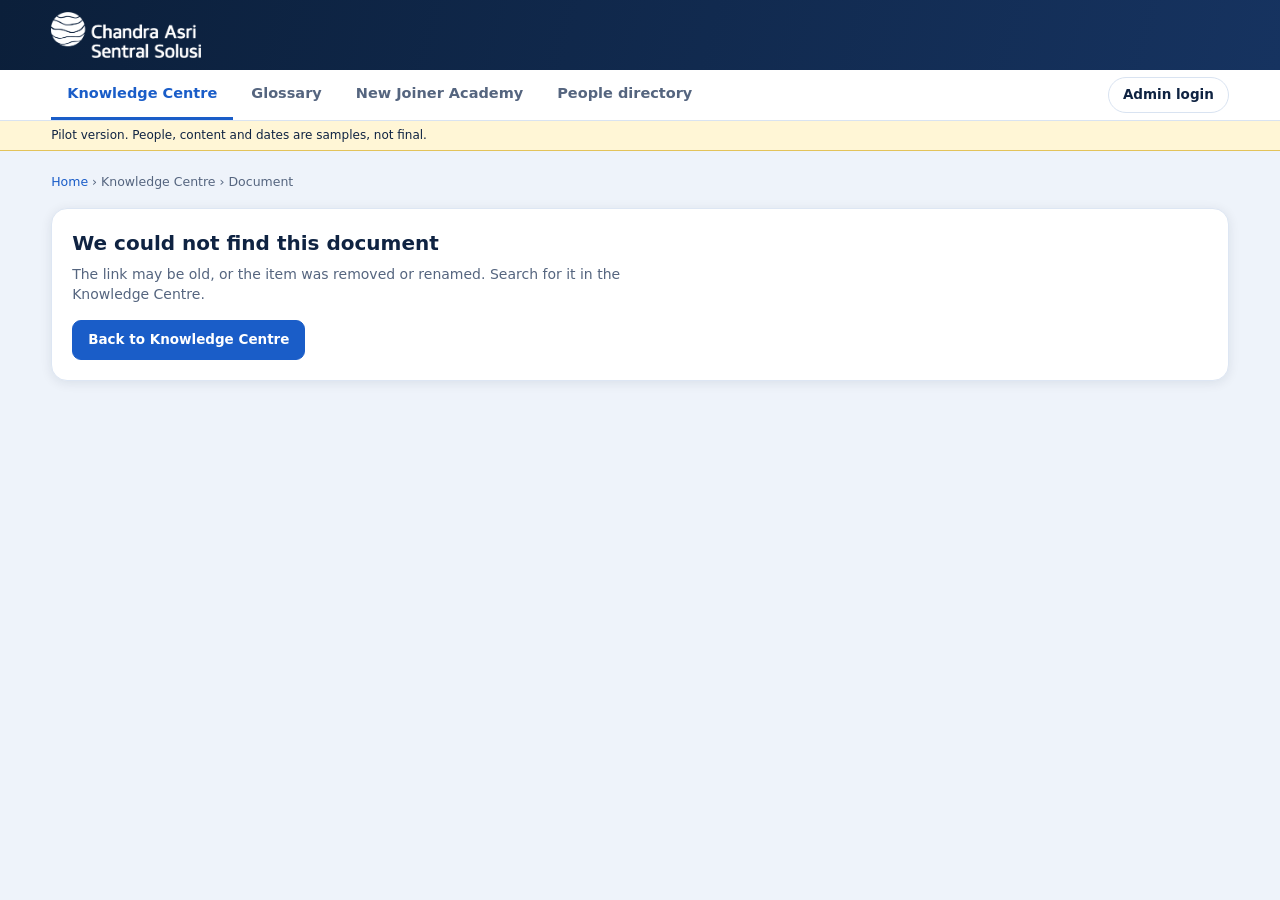
<file: CASS-KM/document.html>
<!doctype html>
<html lang="en">
<head>
<meta charset="utf-8">
<meta name="viewport" content="width=device-width, initial-scale=1">
<title>CASS Document</title>
<link rel="stylesheet" href="km-nav.css">
<style>
/* Document viewer for a Knowledge Centre item: details, then the embedded viewer (PDF, image, text/CSV, video, audio). Nothing downloads automatically. Tokens copied from index.html. */
:root{
  --bg:#eef3fa;--surface:#ffffff;--surface-2:#e8f0fb;--ink:#0f2342;--muted:#55657f;--line:#d9e3f1;
  --brand:#1a5dc8;--brand-soft:#e3edfb;--on-brand:#ffffff;--hdr1:#0b1f3a;--hdr1b:#163360;--hdr2:#1a5dc8;--hdr3:#1f62cc;--hdr-ink:#ffffff;--hdr-muted:#e3edfb;
  --ok:#1d7f55;--ok-bg:#e3f4ec;
  --partial:#efcf6a;--partial-ink:#7a6210;--partial-bg:#fbf3d6;
  --warn:#9a6411;--warn-bg:#fbf0dc;--none:#7a8896;--none-bg:#edf1f4;--bad:#b42318;--bad-bg:#fdeceb;
  --new:#c2410c;--new-bg:#fdeee5;--lock:#7c3aed;--lock-bg:#f1eafe;--hl:#fff6d6;--hl-line:#e3c35a;--mark:#fdeeb0;
  --t1:#be185d;--t2:#0e7490;--t3:#8a4b14;--t4:#374151;--t-ink:#ffffff;
  --overlay:rgba(5,20,35,.5);--toast-bg:#0f2342;--toast-ink:#ffffff;
  --shadow:0 2px 12px rgba(11,31,58,.09);--panel-line:#dde6f3;--pop-shadow:0 12px 32px rgba(11,31,58,.18);
  --font:"Segoe UI",system-ui,-apple-system,Arial,sans-serif;
  color-scheme:light;
}
@media (prefers-color-scheme:dark){:root:not([data-theme="light"]){
  --bg:#09172b;--surface:#0f2440;--surface-2:#163153;--ink:#e4edfa;--muted:#9db3d0;--line:#26436b;
  --brand:#5ba4f5;--brand-soft:#17335c;--on-brand:#06203d;--hdr-muted:#c3d8f5;
  --ok:#5bd09a;--ok-bg:#163a2b;--partial:#e3c45f;--partial-ink:#efd78c;--partial-bg:#3a3218;
  --warn:#e7b25a;--warn-bg:#3a2d14;--none:#8e9dab;--none-bg:#1e3142;--bad:#f59a8f;--bad-bg:#3d1a17;
  --new:#fb9a5c;--new-bg:#3f2414;--lock:#c4a5ff;--lock-bg:#2c2147;--hl:#2f2a14;--hl-line:#b89a3c;--mark:#5a4a12;
  --t1:#f472b6;--t2:#22d3ee;--t3:#e0a35e;--t4:#cbd5e1;--t-ink:#09172b;
  --overlay:rgba(0,0,0,.6);--toast-bg:#e4edfa;--toast-ink:#09172b;
  --shadow:0 4px 16px rgba(0,0,0,.3);--panel-line:#26436b;--pop-shadow:0 12px 32px rgba(0,0,0,.5);color-scheme:dark}}
:root[data-theme="dark"]{
  --bg:#09172b;--surface:#0f2440;--surface-2:#163153;--ink:#e4edfa;--muted:#9db3d0;--line:#26436b;
  --brand:#5ba4f5;--brand-soft:#17335c;--on-brand:#06203d;--hdr-muted:#c3d8f5;
  --ok:#5bd09a;--ok-bg:#163a2b;--partial:#e3c45f;--partial-ink:#efd78c;--partial-bg:#3a3218;
  --warn:#e7b25a;--warn-bg:#3a2d14;--none:#8e9dab;--none-bg:#1e3142;--bad:#f59a8f;--bad-bg:#3d1a17;
  --new:#fb9a5c;--new-bg:#3f2414;--lock:#c4a5ff;--lock-bg:#2c2147;--hl:#2f2a14;--hl-line:#b89a3c;--mark:#5a4a12;
  --t1:#f472b6;--t2:#22d3ee;--t3:#e0a35e;--t4:#cbd5e1;--t-ink:#09172b;
  --overlay:rgba(0,0,0,.6);--toast-bg:#e4edfa;--toast-ink:#09172b;
  --shadow:0 4px 16px rgba(0,0,0,.3);--panel-line:#26436b;--pop-shadow:0 12px 32px rgba(0,0,0,.5);color-scheme:dark}
*{box-sizing:border-box}
html{overflow-x:hidden}
body{margin:0;font-family:var(--font);font-size:14px;color:var(--ink);background:var(--bg);line-height:1.45;overflow-x:hidden}
a{color:inherit;text-decoration:none}
button,input,textarea{font:inherit;color:inherit}
:focus-visible{outline:2px solid var(--brand);outline-offset:2px}
h2[tabindex="-1"]:focus,.result[tabindex="-1"]:focus{outline:none}
.top :focus-visible,.hero :focus-visible,.final :focus-visible{outline-color:#ffffff}
.wrap{padding-inline:max(16px,4vw)}
.top{background:linear-gradient(105deg,var(--hdr1),var(--hdr1b));color:var(--hdr-ink);display:flex;align-items:center;justify-content:space-between;gap:12px;flex-wrap:wrap;padding-block:12px}
.brand{color:var(--hdr-ink)}
.brand{display:inline-flex;align-items:center}.brand img{display:block;height:46px;width:auto}@media (max-width:560px){.brand img{height:36px}}
.mock{font-size:12px;background:var(--hl);color:var(--ink);border-bottom:1px solid var(--hl-line);padding-block:6px}
.hero{background:linear-gradient(110deg,var(--hdr1),var(--hdr2) 62%,var(--hdr3));color:var(--hdr-ink);padding-block:26px}
.eyebrow{margin:0 0 4px;font-size:11.5px;font-weight:700;letter-spacing:.09em;text-transform:uppercase;color:var(--brand)}
.hero .eyebrow{color:#a9c8f5}
.hero h1{margin:0 0 4px;font-size:26px;text-wrap:balance;overflow-wrap:anywhere}
.hero p{margin:0;color:var(--hdr-muted);max-width:65ch}
.page{padding-block:22px;display:grid;grid-template-columns:minmax(0,1fr);gap:16px}
.panel{background:var(--surface);border:1px solid var(--panel-line,var(--line));border-radius:16px;box-shadow:var(--shadow);min-width:0}
.pad{padding:20px}
h2{margin:0 0 6px;font-size:20px;text-wrap:balance;overflow-wrap:anywhere}
.sub{color:var(--muted);margin:0;max-width:70ch}
.note{font-size:12px;color:var(--muted);margin:8px 0 0}
.crumb{font-size:12.5px;color:var(--muted);overflow-wrap:anywhere}
.crumb a{color:var(--brand)}
.pill{display:inline-flex;align-items:center;gap:4px;font-size:11.5px;font-weight:700;padding:3px 9px;border-radius:999px;white-space:nowrap;vertical-align:middle}
.tw-1,.tw-2,.tw-3,.tw-4{--tc:var(--brand)}   /* towers share one calm colour; the name says which tower */
.pill.tw{background:var(--brand-soft);color:var(--brand)}
.tag{display:inline-block;background:var(--surface-2);color:var(--ink);padding:2px 9px;border-radius:999px;font-size:11.5px;font-weight:600;margin:0 4px 2px 0}
.tag.type{background:var(--brand-soft);color:var(--brand)}
.tag.tba{background:var(--warn-bg);color:var(--warn)}
.tag.okt{background:var(--ok-bg);color:var(--ok)}
.btn{display:inline-flex;align-items:center;justify-content:center;text-align:center;background:var(--brand);color:var(--on-brand);border:1px solid var(--brand);padding:9px 15px;border-radius:9px;font-weight:700;cursor:pointer;font-size:13.5px}
.btn:hover{filter:brightness(1.08)}
.btn.ghost{background:var(--surface);color:var(--brand);border-color:var(--line)}
.btn.ghost:hover{background:var(--brand-soft);filter:none}
.btn.sm{padding:6px 12px;font-size:12.5px}
.btn:disabled,.btn[aria-disabled="true"]{background:var(--surface-2);color:var(--muted);border-color:var(--line);cursor:not-allowed;filter:none}
.tlink{border:0;background:none;color:var(--muted);text-decoration:underline;cursor:pointer;font-size:12px;padding:2px 4px}
.tlink:disabled{cursor:not-allowed;opacity:.6;text-decoration:none}
.toast{position:fixed;left:50%;bottom:calc(20px + env(safe-area-inset-bottom,0px));transform:translateX(-50%);background:var(--toast-bg);color:var(--toast-ink);padding:10px 16px;border-radius:9px;z-index:50;font-size:13px;max-width:calc(100% - 32px);box-shadow:var(--pop-shadow)}
.sr{position:absolute;width:1px;height:1px;overflow:hidden;clip:rect(0 0 0 0);white-space:nowrap}
.health{border-left:4px solid var(--new)}
.banner-admin{background:var(--hl);border:1px solid var(--hl-line);border-radius:10px;padding:9px 12px;font-size:13px}
.footnav{display:flex;gap:8px;flex-wrap:wrap;align-items:center;justify-content:space-between}
.actions{display:flex;gap:8px;flex-wrap:wrap;margin-top:16px}
/* progress circle */
.ring{flex:none;display:block}
.ring .rt{fill:none;stroke:var(--line);stroke-width:6}
.ring .rb{fill:none;stroke:var(--brand);stroke-width:6;stroke-linecap:round}
.ring.done .rt,.ring.done .rb{stroke:var(--ok)}
.ring text{fill:var(--ink);font-weight:700;font-variant-numeric:tabular-nums;font-family:var(--font)}
.ring .ck{fill:none;stroke:var(--ok);stroke-width:5;stroke-linecap:round;stroke-linejoin:round}
@media (prefers-reduced-motion:no-preference){.ring .rb{transition:stroke-dasharray .5s ease}}
.dmeta{display:grid;grid-template-columns:repeat(auto-fit,minmax(150px,1fr));gap:10px 18px;margin-top:14px;padding-top:14px;border-top:1px solid var(--line);font-size:13px}
.dmeta>div{min-width:0;overflow-wrap:anywhere}
.dmeta b{display:block;font-size:11px;text-transform:uppercase;letter-spacing:.06em;color:var(--muted);font-weight:700;margin-bottom:3px}
.p-approved{background:var(--ok-bg);color:var(--ok)}.p-draft{background:var(--warn-bg);color:var(--warn)}.p-review{background:var(--brand-soft);color:var(--brand)}.p-role{background:var(--surface-2);color:var(--ink);font-weight:600}.p-lock{background:var(--lock-bg);color:var(--lock)}
.person{display:inline-flex;align-items:center;gap:7px;border:1px solid var(--line);background:var(--surface);border-radius:999px;padding:3px 10px 3px 3px;cursor:pointer;font-size:13px;max-width:100%}
.person:hover{border-color:var(--brand);color:var(--brand)}
.person .av{flex:none;width:24px;height:24px;border-radius:50%;display:grid;place-items:center;font-size:10.5px;font-weight:800;background:var(--brand-soft);color:var(--brand)}
.viewer{display:grid;gap:10px}
.viewer iframe,.viewer object{width:100%;height:min(82vh,1100px);min-height:420px;border:1px solid var(--line);border-radius:10px;background:var(--surface-2)}
.viewer img{max-width:100%;height:auto;border-radius:10px;border:1px solid var(--line);justify-self:start}
.viewer video{width:100%;max-height:75vh;border-radius:10px;background:#000}
.viewer audio{width:100%}
.viewer pre{white-space:pre-wrap;overflow-wrap:anywhere;margin:0;padding:14px;border:1px solid var(--line);border-radius:10px;background:var(--surface-2);font-size:13px;max-height:75vh;overflow:auto}
.csvwrap{overflow:auto;max-height:75vh;border:1px solid var(--line);border-radius:10px}
.csvwrap table{border-collapse:collapse;font-size:13px;width:100%}
.csvwrap th,.csvwrap td{border-bottom:1px solid var(--line);padding:6px 9px;text-align:left;vertical-align:top;white-space:nowrap}
.csvwrap th{position:sticky;top:0;background:var(--surface-2)}
.lockbox{background:var(--lock-bg);color:var(--ink);border-radius:10px;padding:12px 14px;font-size:13.5px}
.lockbox b{color:var(--lock)}
.pop{position:fixed;z-index:40;width:min(320px,calc(100vw - 24px));background:var(--surface);border:1px solid var(--line);border-radius:14px;box-shadow:var(--pop-shadow);padding:16px;display:grid;gap:10px}
.pop h4{margin:0;font-size:15.5px}
.pop dl{margin:0;display:grid;grid-template-columns:auto minmax(0,1fr);gap:6px 12px;font-size:13px}
.pop dt{color:var(--muted);font-size:11px;text-transform:uppercase;letter-spacing:.06em;font-weight:700}
.pop dd{margin:0;overflow-wrap:anywhere}
.pop .close{position:absolute;top:8px;right:8px;border:0;background:none;cursor:pointer;color:var(--muted);font-size:18px;padding:4px 8px;border-radius:6px}
.acts2{display:flex;gap:8px;flex-wrap:wrap}
.kmviews{display:inline-flex;align-items:center;gap:3px;font-variant-numeric:tabular-nums}
</style>
</head>
<body>
<header class="top wrap"><a class="brand" href="index.html" aria-label="CASS Knowledge Centre home"><img src="cass-logo.png" alt=""></a></header>
<div class="tabbar wrap"><nav class="nav" aria-label="Main"><a class="on" href="index.html">Knowledge Centre</a><a href="glossary.html">Glossary</a><a href="new-joiner-academy.html">New Joiner Academy</a><a href="people.html">People directory</a></nav><span class="sp"></span><a class="adm" href="admin.html">Admin<span class="lg"> login</span></a></div>
<div class="mock wrap" id="mockBanner" hidden></div>
<main class="page wrap" id="page"></main>
<div id="popRoot"></div>
<div class="toast" id="toast" role="status" aria-live="polite" hidden></div>
<script src="km-data.js"></script>
<script src="km-boot.js"></script>
<script>
(function(){
'use strict';
const $=id=>document.getElementById(id),D=window.KM,page=$('page');
const esc=s=>String(s==null?'':s).replace(/[&<>"']/g,c=>({'&':'&amp;','<':'&lt;','>':'&gt;','"':'&quot;',"'":'&#39;'}[c]));
if(!D||!Array.isArray(D.items)){page.innerHTML='<section class="panel pad health" role="alert"><h2>Content not available</h2><p class="sub">The content file km-data.js could not be loaded. Make sure it sits in the same folder as this page.</p></section>';return}
(function(){const bn=D.settings&&D.settings.banner,mb=$('mockBanner');if(bn&&bn.on&&String(bn.text||'').trim()){mb.textContent=bn.text;mb.hidden=false}else mb.remove()})();
function toast(m){const t=$('toast');t.textContent=m;t.hidden=false;clearTimeout(t._h);t._h=setTimeout(()=>{t.hidden=true},2600)}
const PEOPLE={};(D.people||[]).forEach(p=>PEOPLE[p.id]=p);
const L2={};(D.taxonomy||[]).forEach(a=>a.l1.forEach(b=>b.l2.forEach(x=>L2[x.code]={name:x.name,l0:a,l1:b})));
const ST={'Approved':'p-approved','Draft':'p-draft','In review':'p-review'};
const fmt=d=>{if(!d)return '';const x=new Date(String(d).slice(0,10)+'T00:00:00');return isNaN(x)?esc(d):x.toLocaleDateString('en-GB',{day:'numeric',month:'short',year:'numeric'})};
const initials=n=>String(n).split(/\s+/).filter(Boolean).map(w=>w[0]).slice(0,2).join('').toUpperCase();
const extOf=n=>{const m=/\.([a-z0-9]+)$/i.exec(String(n||''));return m?m[1].toLowerCase():''};
const OFFICE=['doc','docx','dot','dotx','docm','ppt','pptx','pps','ppsx','pptm','xls','xlsx','xlsm','xlsb','odt','odp','ods','rtf'];
/* only relative paths inside documents/ are used, never a URL typed into the data */
const safePath=p=>{p=String(p||'');return /^documents\/[A-Za-z0-9._\-\/]+$/.test(p)&&!p.includes('..')?p:''};
/* person pop-up (same content as in the Knowledge Centre) */
let anchor=null;
function closePop(f){$('popRoot').innerHTML='';if(f&&anchor)anchor.focus();anchor=null}
function openPop(p,a){closePop();anchor=a;const teams='https://teams.microsoft.com/l/chat/0/0?users='+encodeURIComponent(p.email||'');
  $('popRoot').innerHTML=`<div class="pop" role="dialog" aria-labelledby="pn"><button type="button" class="close" data-pc aria-label="Close">×</button><h4 id="pn">${esc(p.name)}</h4><div class="sub" style="font-size:12.5px">${esc(p.role)}</div><dl><dt>Team</dt><dd>${esc(p.team)}</dd><dt>Email</dt><dd>${esc(p.email)}</dd><dt>Phone</dt><dd>${esc(p.phone)}</dd><dt>Office</dt><dd>${esc(p.location)}</dd><dt>Hours</dt><dd>${esc(p.hours)}</dd></dl><div class="acts2"><button type="button" class="btn sm" data-copy="${esc(p.email)}">Copy email</button><a class="btn ghost sm" href="${esc(teams)}" target="_blank" rel="noopener noreferrer">Chat in Teams</a></div></div>`;
  const pop=$('popRoot').firstElementChild,r=a.getBoundingClientRect(),vw=document.documentElement.clientWidth,vh=innerHeight;let top=r.bottom+8;if(top+pop.offsetHeight>vh-12)top=Math.max(12,r.top-pop.offsetHeight-8);pop.style.left=Math.min(Math.max(12,r.left),vw-pop.offsetWidth-12)+'px';pop.style.top=top+'px';pop.querySelector('[data-copy]').focus()}
document.addEventListener('click',e=>{const pc=e.target.closest('[data-person]');if(pc){const p=PEOPLE[pc.dataset.person];if(anchor===pc)return closePop(true);if(p)openPop(p,pc);return}
  if(e.target.closest('[data-pc]'))return closePop(true);
  const cp=e.target.closest('[data-copy]');if(cp){const v=cp.dataset.copy;(navigator.clipboard&&window.isSecureContext?navigator.clipboard.writeText(v):Promise.reject()).then(()=>toast('Email copied'),()=>toast('Copy this email: '+v));return}
  if($('popRoot').firstChild&&!e.target.closest('.pop'))closePop(false)});
document.addEventListener('keydown',e=>{if(e.key==='Escape'&&$('popRoot').firstChild)closePop(true)});
let id='';try{id=new URLSearchParams(location.search).get('item')||''}catch(e){}
const it=(D.items||[]).find(i=>i.id===id);
if(!it){document.title='Document not found · CASS';page.innerHTML=`<div class="crumb"><a href="index.html">Home</a> › Knowledge Centre › Document</div><section class="panel pad"><h2>We could not find this document</h2><p class="sub">The link may be old, or the item was removed or renamed. Search for it in the Knowledge Centre.</p><div class="actions"><a class="btn" href="index.html">Back to Knowledge Centre</a></div></section>`;return}
const svc=L2[it.l2],owner=PEOPLE[it.owner];
if(window.kmCountView)window.kmCountView(it.id);
if(window.kmGuide)window.kmGuide('document');   /* same entry, same day = one view, whether opened from the panel or this page */
document.title=it.title+' · CASS Knowledge Centre';
const chip=p=>p?`<button type="button" class="person" data-person="${esc(p.id)}" aria-haspopup="dialog"><span class="av" aria-hidden="true">${esc(initials(p.name))}</span><span>${esc(p.name)}</span></button>`:'<span class="muted"><i>To be assigned</i></span>';
const back=svc?`index.html#l2-${encodeURIComponent(it.l2)}`:'index.html';
const head=`<div class="crumb"><a href="index.html">Home</a> › Knowledge Centre › ${svc?`<a href="${back}">${esc(it.l2+' '+svc.name)}</a>`:esc(it.l2)} › Document</div>
 <section class="panel pad"><p class="eyebrow">Document</p><div style="display:flex;gap:6px;flex-wrap:wrap;margin-bottom:6px"><span class="pill p-role">${esc(it.type)}</span>${ST[it.status]?`<span class="pill ${ST[it.status]}">${esc(it.status)}</span>`:''}${it.requireAccess?'<span class="pill p-lock">Require access</span>':''}</div>
 <h2>${esc(it.title)}</h2>${it.description?`<p class="sub">${esc(it.description)}</p>`:''}
 <div class="dmeta"><div><b>Version</b>${esc(it.version||'')}</div><div><b>Last updated</b>${fmt(it.updated)}</div><div><b>Views</b>${window.kmEye?window.kmEye(it.id):''}</div><div><b>Owner</b>${chip(owner)}</div><div><b>Service</b>${esc(it.l2)} ${esc(svc?svc.name:'')}</div></div></section>`;
const foot=`<div class="footnav"><a class="btn ghost" href="${back}">Back to Knowledge Centre</a></div>`;
/* Require access items never show a viewer or a download, even if the data holds a document. */
if(it.requireAccess){
  const link=/^https:\/\//i.test(it.link||'')?it.link:'';
  page.innerHTML=head+`<section class="panel pad"><div class="lockbox"><b>Require access.</b> This file holds customer or bank details, so it is only open to people with permission. Ask the owner for access.</div><div class="acts2" style="margin-top:12px">${owner?chip(owner):''}${link?`<a class="btn" href="${esc(link)}" target="_blank" rel="noopener noreferrer">Request access in Microsoft Loop</a>`:''}</div></section>`+foot;
  return;
}
const d=it.document;
if(!d||!safePath(d.file)){page.innerHTML=head+`<section class="panel pad"><h3 style="margin:0 0 6px">No document uploaded</h3><p class="sub">This item has no document to show here.${/^https:\/\//i.test(it.link||'')?' It may be in Microsoft Loop:':''}</p>${/^https:\/\//i.test(it.link||'')?`<div class="actions"><a class="btn" href="${esc(it.link)}" target="_blank" rel="noopener noreferrer">Open in Microsoft Loop</a></div>`:''}</section>`+foot;return}
page.innerHTML=head+`<section class="panel pad viewer" aria-labelledby="vH"><h3 id="vH" style="margin:0">${esc(d.name||'Document')}</h3><div id="viewer"><p class="sub">Loading the document…</p></div><div class="acts2" id="dl"></div></section>`+foot;

/* In admin preview the draft's files come from this browser's IndexedDB; readers get the published files in documents/. */
function idbGet(key){return new Promise(res=>{let r;try{r=indexedDB.open('cassKM',1)}catch(e){return res(null)}r.onupgradeneeded=()=>{const db=r.result;if(!db.objectStoreNames.contains('files'))db.createObjectStore('files');if(!db.objectStoreNames.contains('handles'))db.createObjectStore('handles')};r.onerror=()=>res(null);r.onsuccess=()=>{try{const q=r.result.transaction('files').objectStore('files').get(key);q.onsuccess=()=>res(q.result||null);q.onerror=()=>res(null)}catch(e){res(null)}}})}
async function source(path){if(!path)return null;if(window.KM_PREVIEW){const rec=await idbGet(path);if(rec&&rec.blob)return {url:URL.createObjectURL(rec.blob),blob:rec.blob}}return {url:path,blob:null}}
function loadText(path,blob){if(blob)return blob.text();return new Promise((res,rej)=>{window.KM_DOC_TEXT=null;const s=document.createElement('script');s.src=path+'.view.js';s.onload=()=>{const t=window.KM_DOC_TEXT;t&&t.file===path?res(t.text):rej(new Error('mismatch'))};s.onerror=()=>rej(new Error('missing'));document.head.appendChild(s)})}
function csvRows(t){const rows=[];let r=[],f='',q=false;for(let i=0;i<t.length;i++){const c=t[i];if(q){if(c==='"'){if(t[i+1]==='"'){f+='"';i++}else q=false}else f+=c}else if(c==='"')q=true;else if(c===','){r.push(f);f=''}else if(c==='\n'||c==='\r'){if(c==='\r'&&t[i+1]==='\n')i++;r.push(f);f='';rows.push(r);r=[]}else f+=c}if(f||r.length){r.push(f);rows.push(r)}return rows.filter(x=>x.some(y=>y!==''))}
(async function(){
  const v=$('viewer'),ext=extOf(d.name),type=d.type||'',main=await source(safePath(d.file));
  const pdf=(ext==='pdf'||type==='application/pdf')?main:(OFFICE.includes(ext)&&safePath(d.viewFile)?await source(safePath(d.viewFile)):null);
  if(d.allowDownload!==false&&main)$('dl').innerHTML=`<a class="btn ghost" href="${esc(main.url)}" download="${esc(d.name||'')}">Download${OFFICE.includes(ext)?' the '+esc(ext.toUpperCase())+' file':''}</a>`;
  if(pdf){v.innerHTML=`<iframe src="${esc(pdf.url)}#view=FitH" title="${esc(d.name||'PDF document')}"></iframe><p class="note">If the document does not appear above, this browser cannot show PDFs inside the page.${d.allowDownload!==false?' Use Download to open it.':' Ask the owner for a copy.'}</p>`;return}
  if(OFFICE.includes(ext)){v.innerHTML=`<p class="sub"><b>Preview is not available for this file type.</b> ${esc(ext.toUpperCase())} files cannot be shown inside a web page.${d.allowDownload!==false?' Use Download to open it in Office.':' Ask the owner for a copy.'}</p>`;return}
  if(/^image\//.test(type)||['png','jpg','jpeg','gif','webp','bmp'].includes(ext)){v.innerHTML=`<img src="${esc(main.url)}" alt="${esc(it.title)}">`;return}
  if(/^video\//.test(type)||['mp4','webm','mov','m4v','ogv'].includes(ext)){v.innerHTML=`<video controls preload="metadata" src="${esc(main.url)}"></video>`;return}
  if(/^audio\//.test(type)||['mp3','wav','ogg','m4a','aac'].includes(ext)){v.innerHTML=`<audio controls preload="metadata" src="${esc(main.url)}"></audio>`;return}
  if(['txt','csv','tsv','md','log'].includes(ext)||/^text\//.test(type)){
    try{const t=await loadText(safePath(d.file),main.blob);
      if(ext==='csv'||ext==='tsv'){const rows=t.includes('\t')&&ext==='tsv'?t.split(/\r?\n/).filter(Boolean).map(l=>l.split('\t')):csvRows(t);v.innerHTML=rows.length?`<div class="csvwrap"><table><thead><tr>${rows[0].map(c=>`<th>${esc(c)}</th>`).join('')}</tr></thead><tbody>${rows.slice(1,2001).map(r=>`<tr>${r.map(c=>`<td>${esc(c)}</td>`).join('')}</tr>`).join('')}</tbody></table></div>${rows.length>2001?'<p class="note">Showing the first 2,000 rows.</p>':''}`:'<p class="sub">The file is empty.</p>'}
      else v.innerHTML=`<pre>${esc(t)}</pre>`}
    catch(e){v.innerHTML=`<p class="sub">The text of this file could not be shown here.${d.allowDownload!==false?' Use Download to open it.':''}</p>`}
    return}
  v.innerHTML=`<p class="sub"><b>Preview is not available for this file type.</b>${d.allowDownload!==false?' Use Download to open it.':' Ask the owner for a copy.'}</p>`;
})();


})();
</script>
</body>
</html>
</file>
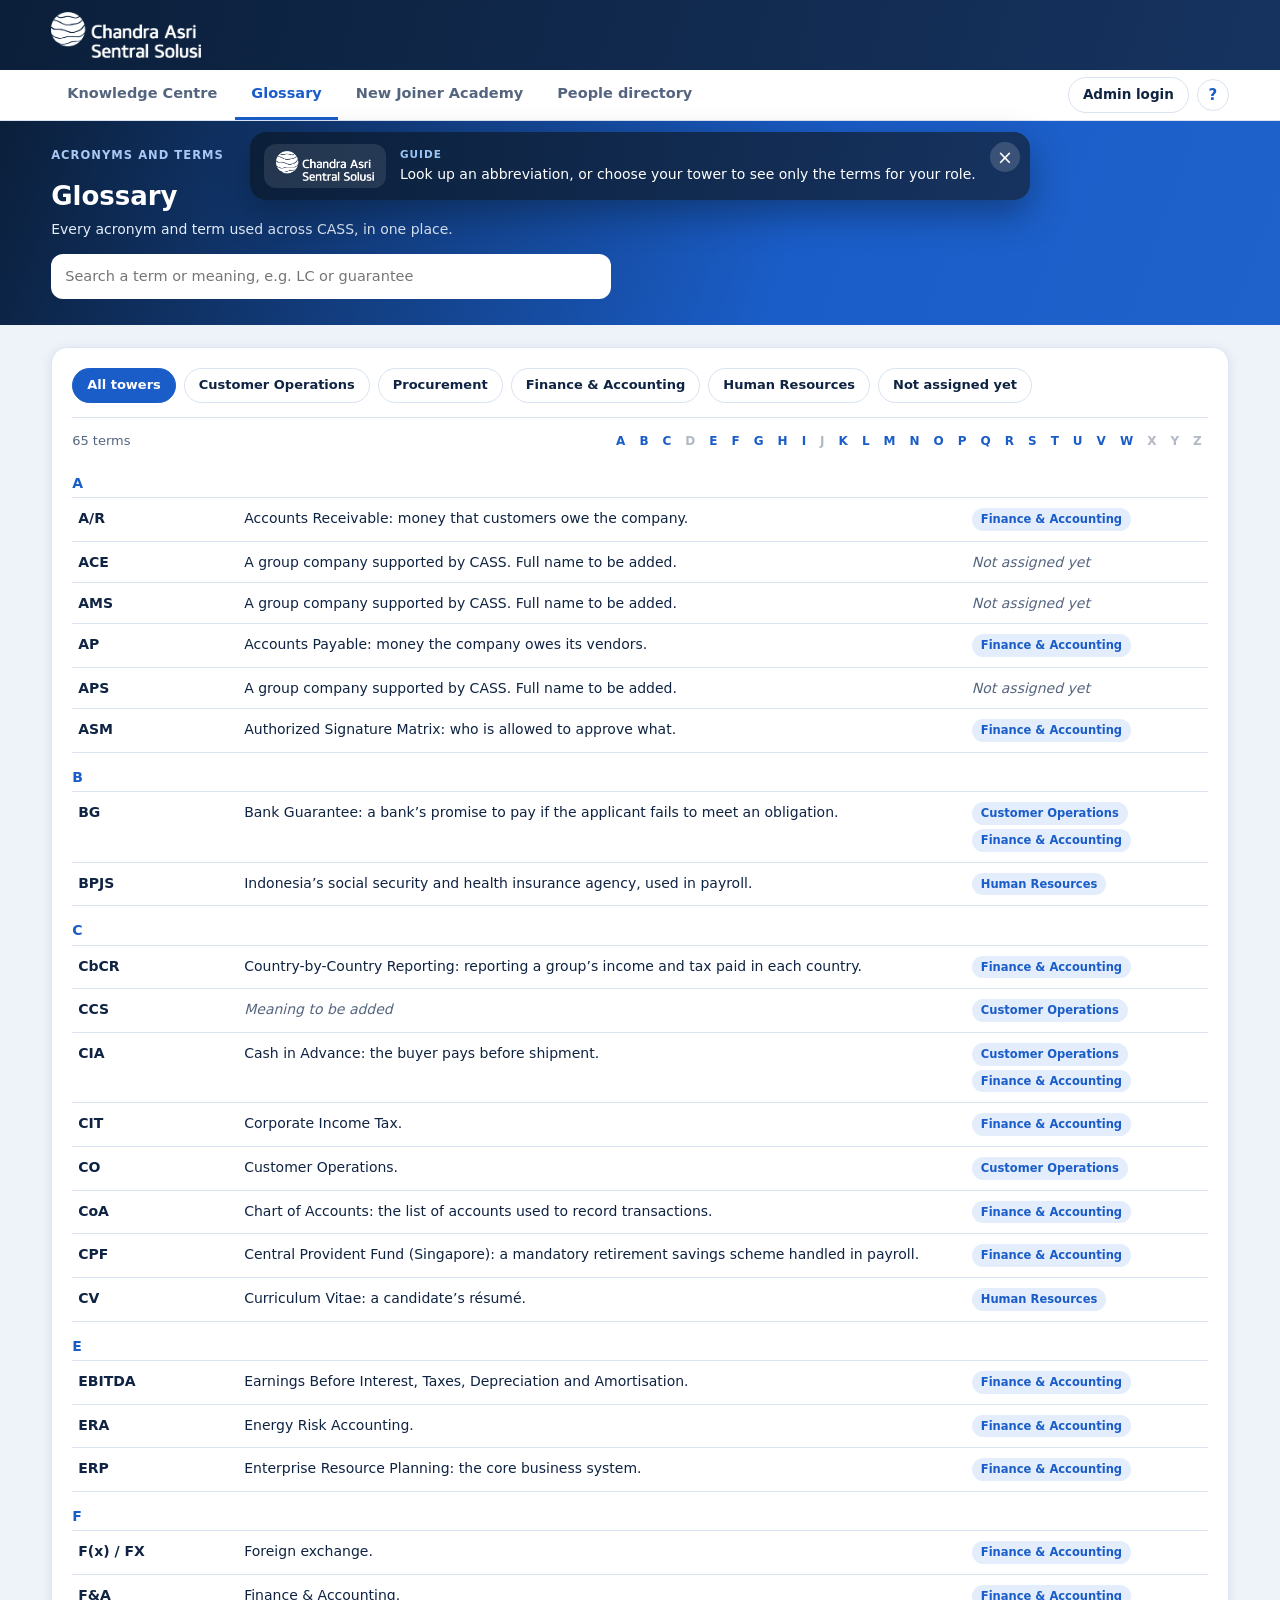
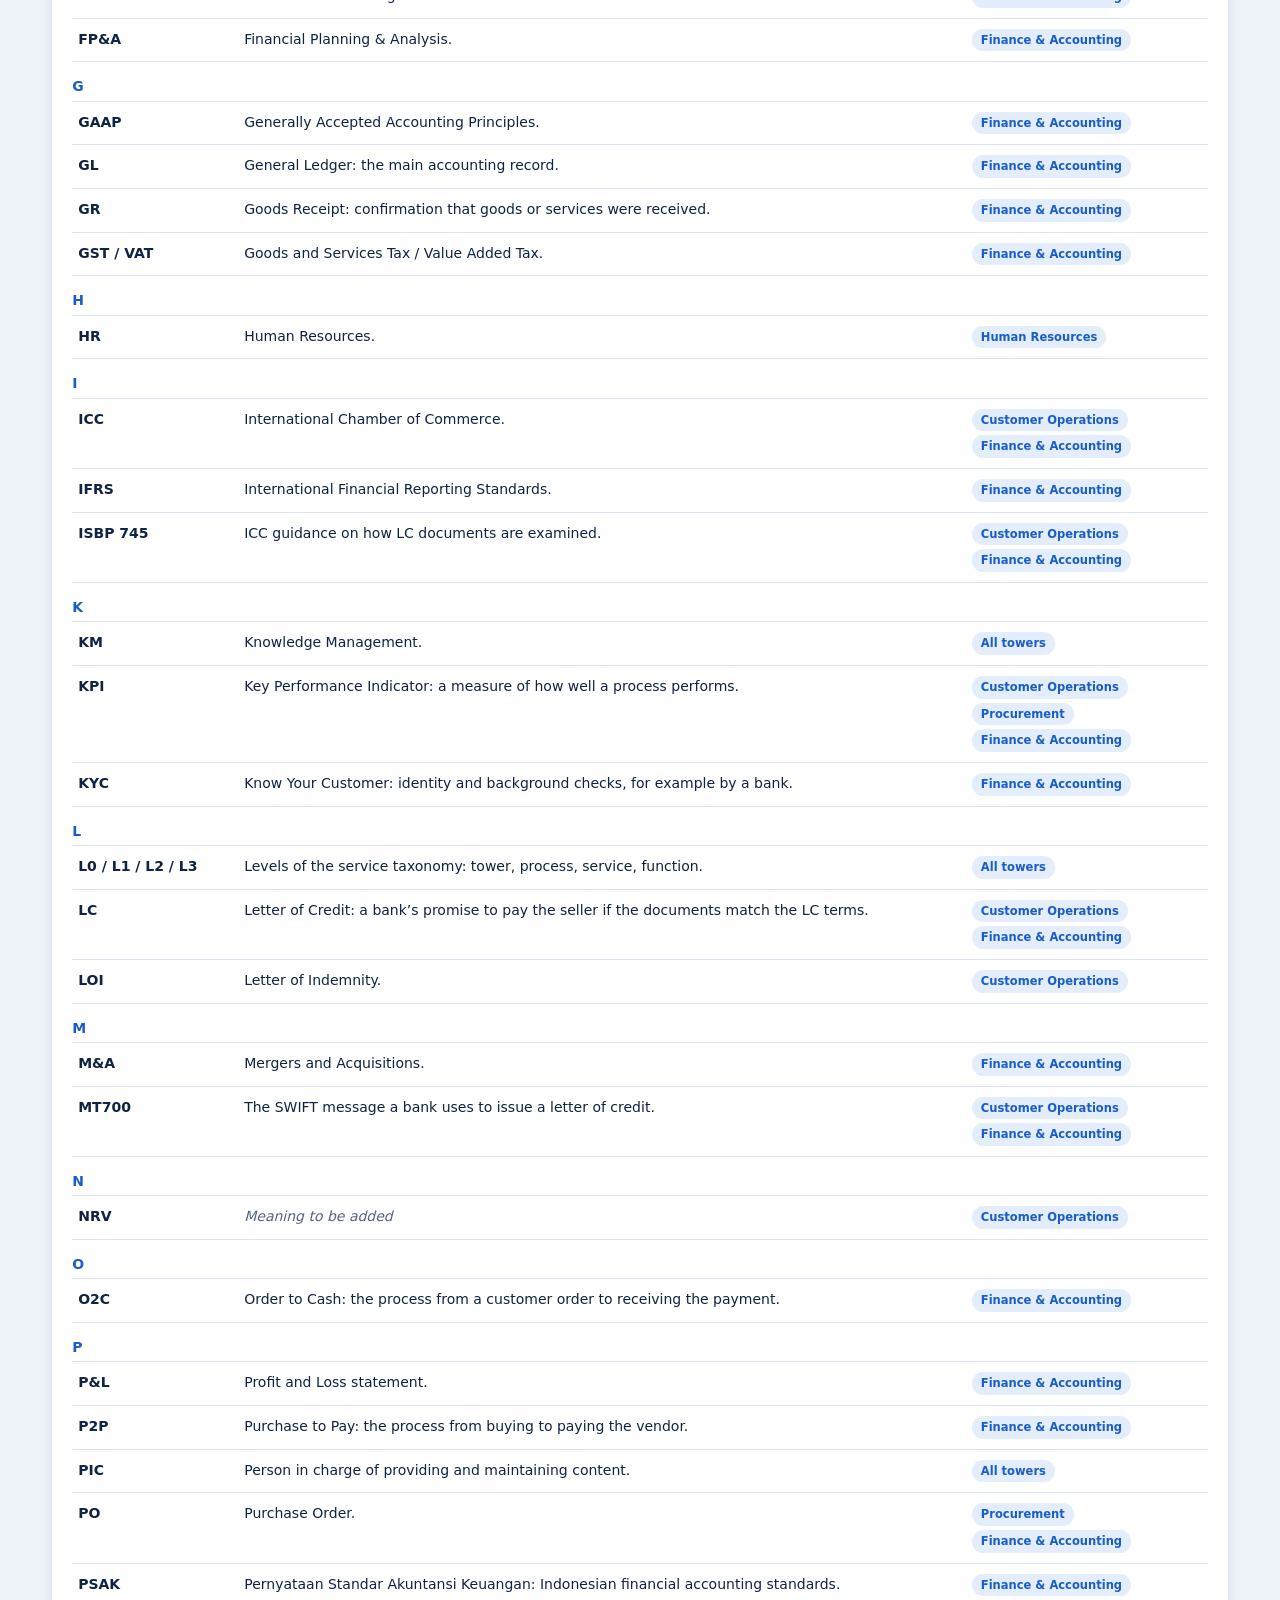
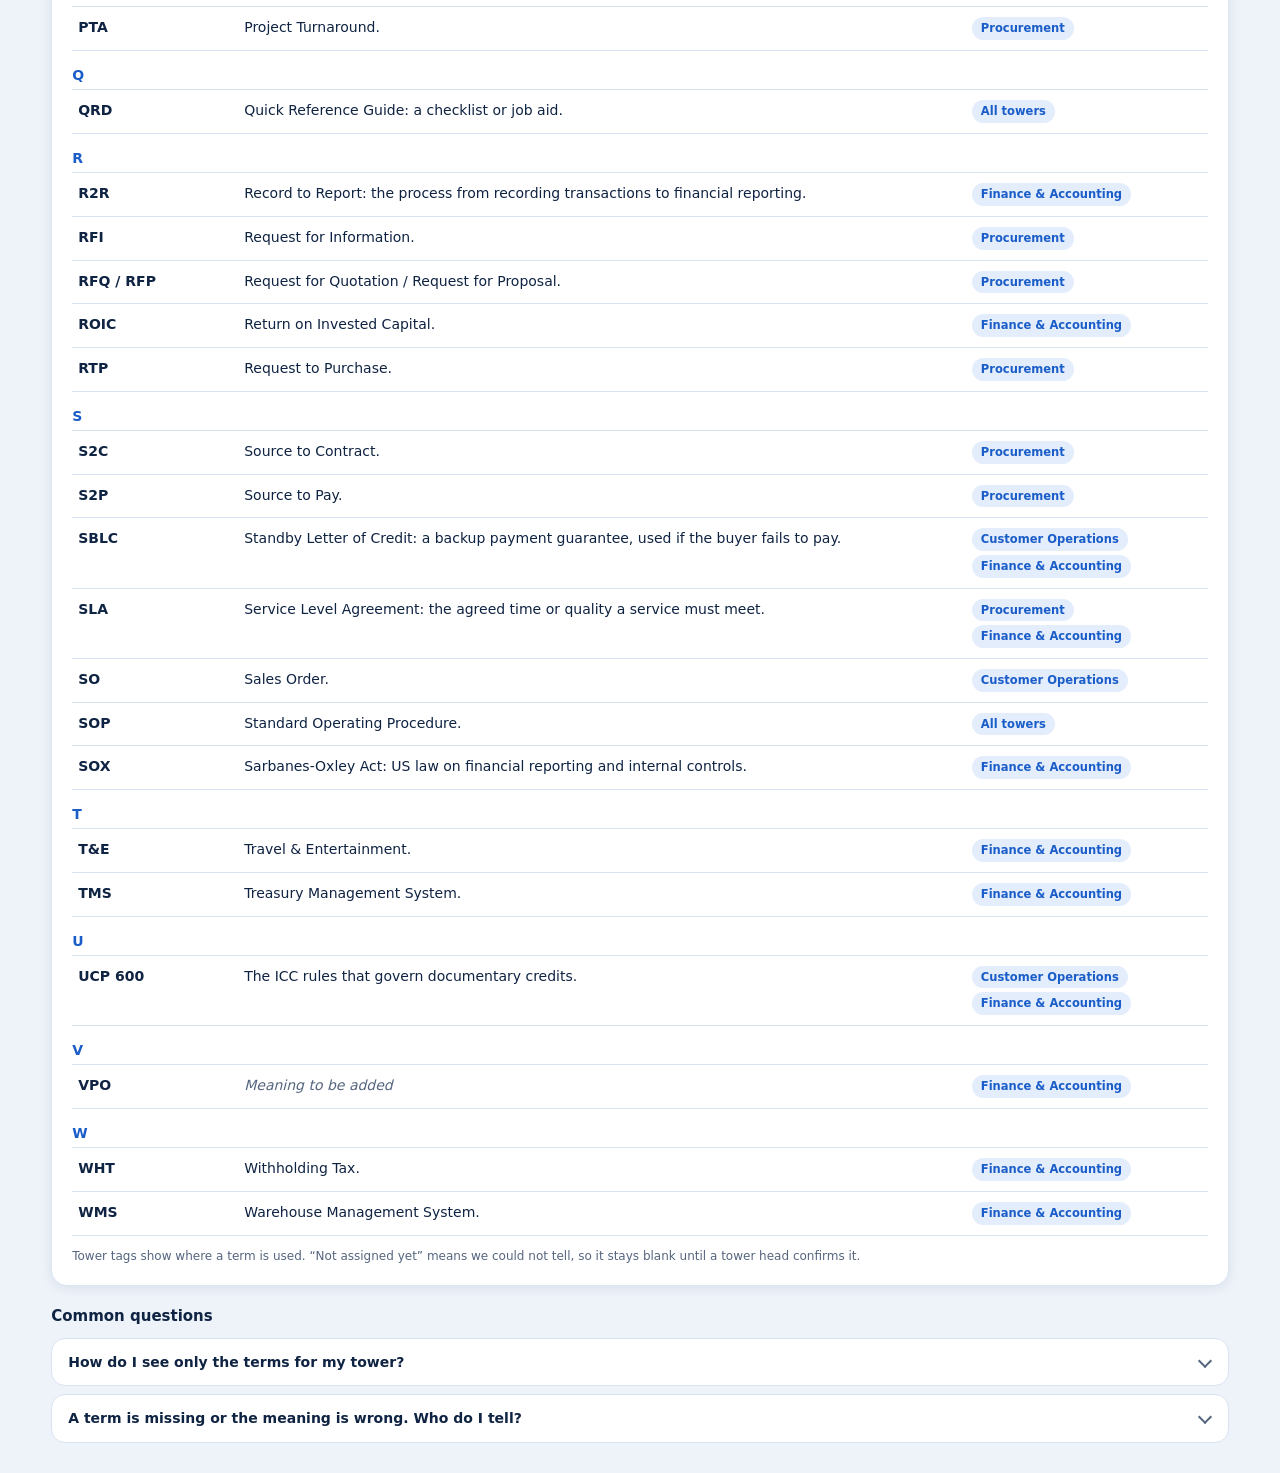
<file: CASS-KM/glossary.html>
<!doctype html>
<html lang="en">
<head>
<meta charset="utf-8">
<meta name="viewport" content="width=device-width, initial-scale=1">
<title>CASS Glossary</title>
<link rel="stylesheet" href="km-nav.css">
<style>
/* Glossary: every acronym and term on one page, with a tower filter, search and A to Z jump. Tokens copied from index.html. */
:root{
  --bg:#eef3fa;--surface:#ffffff;--surface-2:#e8f0fb;--ink:#0f2342;--muted:#55657f;--line:#d9e3f1;
  --brand:#1a5dc8;--brand-soft:#e3edfb;--on-brand:#ffffff;--hdr1:#0b1f3a;--hdr1b:#163360;--hdr2:#1a5dc8;--hdr3:#1f62cc;--hdr-ink:#ffffff;--hdr-muted:#e3edfb;
  --ok:#1d7f55;--ok-bg:#e3f4ec;
  --partial:#efcf6a;--partial-ink:#7a6210;--partial-bg:#fbf3d6;
  --warn:#9a6411;--warn-bg:#fbf0dc;--none:#7a8896;--none-bg:#edf1f4;--bad:#b42318;--bad-bg:#fdeceb;
  --new:#c2410c;--new-bg:#fdeee5;--lock:#7c3aed;--lock-bg:#f1eafe;--hl:#fff6d6;--hl-line:#e3c35a;--mark:#fdeeb0;
  --t1:#be185d;--t2:#0e7490;--t3:#8a4b14;--t4:#374151;--t-ink:#ffffff;
  --overlay:rgba(5,20,35,.5);--toast-bg:#0f2342;--toast-ink:#ffffff;
  --shadow:0 2px 12px rgba(11,31,58,.09);--panel-line:#dde6f3;--pop-shadow:0 12px 32px rgba(11,31,58,.18);
  --font:"Segoe UI",system-ui,-apple-system,Arial,sans-serif;
  color-scheme:light;
}
@media (prefers-color-scheme:dark){:root:not([data-theme="light"]){
  --bg:#09172b;--surface:#0f2440;--surface-2:#163153;--ink:#e4edfa;--muted:#9db3d0;--line:#26436b;
  --brand:#5ba4f5;--brand-soft:#17335c;--on-brand:#06203d;--hdr-muted:#c3d8f5;
  --ok:#5bd09a;--ok-bg:#163a2b;--partial:#e3c45f;--partial-ink:#efd78c;--partial-bg:#3a3218;
  --warn:#e7b25a;--warn-bg:#3a2d14;--none:#8e9dab;--none-bg:#1e3142;--bad:#f59a8f;--bad-bg:#3d1a17;
  --new:#fb9a5c;--new-bg:#3f2414;--lock:#c4a5ff;--lock-bg:#2c2147;--hl:#2f2a14;--hl-line:#b89a3c;--mark:#5a4a12;
  --t1:#f472b6;--t2:#22d3ee;--t3:#e0a35e;--t4:#cbd5e1;--t-ink:#09172b;
  --overlay:rgba(0,0,0,.6);--toast-bg:#e4edfa;--toast-ink:#09172b;
  --shadow:0 4px 16px rgba(0,0,0,.3);--panel-line:#26436b;--pop-shadow:0 12px 32px rgba(0,0,0,.5);color-scheme:dark}}
:root[data-theme="dark"]{
  --bg:#09172b;--surface:#0f2440;--surface-2:#163153;--ink:#e4edfa;--muted:#9db3d0;--line:#26436b;
  --brand:#5ba4f5;--brand-soft:#17335c;--on-brand:#06203d;--hdr-muted:#c3d8f5;
  --ok:#5bd09a;--ok-bg:#163a2b;--partial:#e3c45f;--partial-ink:#efd78c;--partial-bg:#3a3218;
  --warn:#e7b25a;--warn-bg:#3a2d14;--none:#8e9dab;--none-bg:#1e3142;--bad:#f59a8f;--bad-bg:#3d1a17;
  --new:#fb9a5c;--new-bg:#3f2414;--lock:#c4a5ff;--lock-bg:#2c2147;--hl:#2f2a14;--hl-line:#b89a3c;--mark:#5a4a12;
  --t1:#f472b6;--t2:#22d3ee;--t3:#e0a35e;--t4:#cbd5e1;--t-ink:#09172b;
  --overlay:rgba(0,0,0,.6);--toast-bg:#e4edfa;--toast-ink:#09172b;
  --shadow:0 4px 16px rgba(0,0,0,.3);--panel-line:#26436b;--pop-shadow:0 12px 32px rgba(0,0,0,.5);color-scheme:dark}
*{box-sizing:border-box}
html{overflow-x:hidden}
body{margin:0;font-family:var(--font);font-size:14px;color:var(--ink);background:var(--bg);line-height:1.45;overflow-x:hidden}
a{color:inherit;text-decoration:none}
button,input{font:inherit;color:inherit}
:focus-visible{outline:2px solid var(--brand);outline-offset:2px}
.top :focus-visible,.hero :focus-visible{outline-color:#ffffff}
.wrap{padding-inline:max(16px,4vw)}
.top{background:linear-gradient(105deg,var(--hdr1),var(--hdr1b));color:var(--hdr-ink);display:flex;align-items:center;justify-content:space-between;gap:12px;flex-wrap:wrap;padding-block:12px}
.brand{color:var(--hdr-ink)}
.brand{display:inline-flex;align-items:center}.brand img{display:block;height:46px;width:auto}@media (max-width:560px){.brand img{height:36px}}
.mock{font-size:12px;background:var(--hl);color:var(--ink);border-bottom:1px solid var(--hl-line);padding-block:6px}
.hero{background:linear-gradient(110deg,var(--hdr1),var(--hdr2) 62%,var(--hdr3));color:var(--hdr-ink);padding-block:26px}
.eyebrow{margin:0 0 4px;font-size:11.5px;font-weight:700;letter-spacing:.09em;text-transform:uppercase;color:var(--brand)}
.hero .eyebrow{color:#a9c8f5}
.hero h1{margin:0 0 4px;font-size:26px;text-wrap:balance}
.hero p{margin:0 0 14px;color:var(--hdr-muted);max-width:65ch}
.hero .search{display:flex;max-width:560px;background:var(--surface);border-radius:12px;overflow:hidden}
.hero .search input{flex:1;min-width:0;border:0;padding:12px 14px;background:transparent;font-size:14.5px}
.hero .search input:focus-visible{outline:none}

.page{padding-block:22px;display:grid;gap:16px}
.panel{background:var(--surface);border:1px solid var(--panel-line,var(--line));border-radius:16px;box-shadow:var(--shadow);min-width:0}
.pad{padding:20px}
mark{background:var(--mark);color:inherit;border-radius:3px;padding:0 1px}
.chips{display:flex;gap:8px;flex-wrap:wrap}
.chip{border:1px solid var(--line);background:var(--surface);color:var(--ink);font-weight:650;font-size:13px;padding:7px 14px;border-radius:999px;cursor:pointer}
.chip:hover{border-color:var(--brand)}.chip[aria-pressed="true"]{background:var(--brand);border-color:var(--brand);color:var(--on-brand)}
.pill{display:inline-flex;align-items:center;font-size:11.5px;font-weight:700;padding:3px 9px;border-radius:999px;white-space:nowrap}
.pill.tw,.pill.all{background:var(--brand-soft);color:var(--brand)}
.tba{color:var(--muted);font-style:italic}
.note{font-size:12px;color:var(--muted);margin:12px 0 0}
.gl-meta{display:flex;justify-content:space-between;gap:10px;flex-wrap:wrap;align-items:center;margin-top:14px;padding-top:12px;border-top:1px solid var(--line);font-size:13px;color:var(--muted)}
.gl-az{display:flex;flex-wrap:wrap;gap:2px}
.azb{border:0;background:none;color:var(--brand);font-weight:700;cursor:pointer;padding:3px 6px;border-radius:6px;font-size:12px}
.azb:hover{background:var(--brand-soft)}.azb:disabled{color:var(--muted);opacity:.45;cursor:default;background:none}
.gl-list{display:grid;margin-top:6px}
.gl-letter{font-weight:800;font-size:14px;color:var(--brand);padding:14px 0 4px;border-bottom:1px solid var(--line);scroll-margin-top:16px}
.gl-row{display:grid;grid-template-columns:150px minmax(0,1fr) 230px;gap:6px 16px;padding:10px 6px;border-bottom:1px solid var(--line);align-items:start;scroll-margin-top:16px;transition:background-color .4s}
.gl-row.flash{background:var(--brand-soft);border-radius:8px}
.gl-term{font-weight:700;overflow-wrap:anywhere}
.gl-mean{overflow-wrap:anywhere}
.gl-tw{display:flex;gap:4px;flex-wrap:wrap}
.empty{padding:26px;color:var(--muted);text-align:center}
.sr{position:absolute;width:1px;height:1px;overflow:hidden;clip:rect(0 0 0 0);white-space:nowrap}
@media (max-width:700px){.gl-row{grid-template-columns:minmax(0,1fr)}.gl-tw{margin-top:2px}}
@media (prefers-reduced-motion:reduce){*{animation:none!important;transition:none!important}}
</style>
</head>
<body>
<header class="top wrap"><a class="brand" href="index.html" aria-label="CASS Knowledge Centre home"><img src="cass-logo.png" alt=""></a></header>
<div class="tabbar wrap"><nav class="nav" aria-label="Main"><a href="index.html">Knowledge Centre</a><a class="on" href="glossary.html" aria-current="page">Glossary</a><a href="new-joiner-academy.html">New Joiner Academy</a><a href="people.html">People directory</a></nav><span class="sp"></span><a class="adm" href="admin.html">Admin<span class="lg"> login</span></a></div>
<div class="mock wrap" id="mockBanner" hidden></div>
<section class="hero wrap"><p class="eyebrow">Acronyms and terms</p><h1>Glossary</h1><p>Every acronym and term used across CASS, in one place.</p>
  <form class="search" role="search" onsubmit="return false"><label for="gq" class="sr">Search the glossary</label><input id="gq" type="search" placeholder="Search a term or meaning, e.g. LC or guarantee" autocomplete="off"></form></section>
<main class="page wrap" id="page">
  <section class="panel pad">
    <div class="chips" id="glchips" role="group" aria-label="Filter by tower"></div>
    <div class="gl-meta"><span id="glcount" aria-live="polite"></span><span class="gl-az" id="glaz" role="group" aria-label="Jump to letter"></span></div>
    <div class="gl-list" id="gllist"></div>
    <p class="note">Tower tags show where a term is used. “Not assigned yet” means we could not tell, so it stays blank until a tower head confirms it.</p>
  </section>
  <div id="faqBox"></div>
</main>
<script src="km-data.js"></script>
<script src="km-boot.js"></script>
<script>
(function(){
const D=window.KM;if(!D)return;
const esc=s=>String(s==null?'':s).replace(/[&<>"']/g,c=>({'&':'&amp;','<':'&lt;','>':'&gt;','"':'&quot;',"'":'&#39;'}[c]));
const $=id=>document.getElementById(id);
const norm=s=>String(s==null?'':s).toLowerCase().normalize('NFD').replace(/[\u0300-\u036f]/g,'').replace(/&/g,' and ').replace(/[^a-z0-9.\/ ]+/g,' ').replace(/\s+/g,' ').trim();
const slug=s=>String(s).replace(/[^A-Za-z0-9]+/g,'_');
const TN=D.towerNames||{};
const GLOSSARY=(D.glossary||[]).map(g=>({term:String(g.term||''),meaning:String(g.meaning||''),towers:Array.isArray(g.towers)?g.towers.map(String):[]}));
const towerText=g=>g.towers.includes('all')?'All towers':g.towers.map(c=>TN[c]||c).join(', ');
const hl=(text,q)=>{text=String(text==null?'':text);const words=[...new Set(norm(q).split(' ').filter(w=>w.length>=2))].sort((a,b)=>b.length-a.length);if(!words.length)return esc(text);
  const re=new RegExp('('+words.map(w=>w.replace(/[.*+?^${}()|[\]\\]/g,'\\$&')).join('|')+')','gi');let out='',last=0,m;
  while((m=re.exec(text))){if(!m[0]){re.lastIndex++;continue}out+=esc(text.slice(last,m.index))+'<mark>'+esc(m[0])+'</mark>';last=m.index+m[0].length}return out+esc(text.slice(last))};
let gl={tower:'all',q:''},flashTerm=null;
const letterOf=t=>{const c=(t[0]||'').toUpperCase();return /[A-Z]/.test(c)?c:'#'};
function filtered(){const q=norm(gl.q);
  return GLOSSARY.filter(g=>{
    if(gl.tower==='none'){if(g.towers.length)return false}
    else if(gl.tower!=='all'){if(!(g.towers.includes(gl.tower)||g.towers.includes('all')))return false}
    return !q||norm(g.term+' '+g.meaning+' '+towerText(g)).includes(q);
  }).sort((x,y)=>x.term.localeCompare(y.term,'en',{numeric:true,sensitivity:'base'}))}
const towerChips=g=>!g.towers.length?'<span class="tba">Not assigned yet</span>':g.towers.includes('all')?'<span class="pill all">All towers</span>':g.towers.map(c=>`<span class="pill tw">${esc(TN[c]||c)}</span>`).join(' ');
function renderList(){
  const list=filtered();let cur='',rows='';const letters=[];
  if(!list.length)rows=`<p class="empty">No terms match${gl.q?' “'+esc(gl.q)+'”':''}${gl.tower!=='all'?' for this filter':''}. Try another word or choose “All towers”.</p>`;
  list.forEach(g=>{const L=letterOf(g.term);if(L!==cur){cur=L;letters.push(L);rows+=`<div class="gl-letter" id="gl-${L==='#'?'num':L}">${L}</div>`}
    rows+=`<div class="gl-row ${flashTerm===g.term?'flash':''}" id="gt-${slug(g.term)}"><div class="gl-term">${hl(g.term,gl.q)}</div><div class="gl-mean">${g.meaning?hl(g.meaning,gl.q):'<span class="tba">Meaning to be added</span>'}</div><div class="gl-tw">${towerChips(g)}</div></div>`});
  $('gllist').innerHTML=rows;$('glcount').textContent=list.length+' term'+(list.length===1?'':'s');
  const az='ABCDEFGHIJKLMNOPQRSTUVWXYZ'.split('');if(GLOSSARY.some(g=>letterOf(g.term)==='#'))az.push('#');
  $('glaz').innerHTML=az.map(L=>`<button type="button" class="azb" data-letter="${L}" ${letters.includes(L)?'':'disabled'} aria-label="Terms starting with ${L==='#'?'a number':L}">${L}</button>`).join('');
}
function renderChips(){
  $('glchips').innerHTML=[['all','All towers'],...Object.entries(TN),['none','Not assigned yet']].map(([k,n])=>`<button type="button" class="chip" data-tower="${esc(k)}" aria-pressed="${gl.tower===k}">${esc(n)}</button>`).join('');
}
$('glchips').addEventListener('click',e=>{const b=e.target.closest('[data-tower]');if(!b)return;gl.tower=b.dataset.tower;flashTerm=null;renderChips();renderList();const nb=document.querySelector(`[data-tower="${CSS.escape(gl.tower)}"]`);if(nb)nb.focus()});
$('glaz').addEventListener('click',e=>{const b=e.target.closest('[data-letter]');if(!b)return;const el=$('gl-'+(b.dataset.letter==='#'?'num':b.dataset.letter));if(el)el.scrollIntoView({block:'start'})});
$('gq').addEventListener('input',e=>{gl.q=e.target.value;flashTerm=null;renderList()});
/* a link such as glossary.html?term=LC opens the page at that term (used by search results) */
const want=new URLSearchParams(location.search).get('term');
if(want){const hit=GLOSSARY.find(g=>g.term.toLowerCase()===want.toLowerCase());if(hit)flashTerm=hit.term}
renderChips();renderList();
if(flashTerm){const el=$('gt-'+slug(flashTerm));if(el){el.scrollIntoView({block:'center'});setTimeout(()=>el.classList.remove('flash'),2500)}}
$('faqBox').innerHTML=window.kmFaq?window.kmFaq('glossary'):'';
window.kmGuide&&window.kmGuide('glossary');
})();
</script>
</body>
</html>
</file>
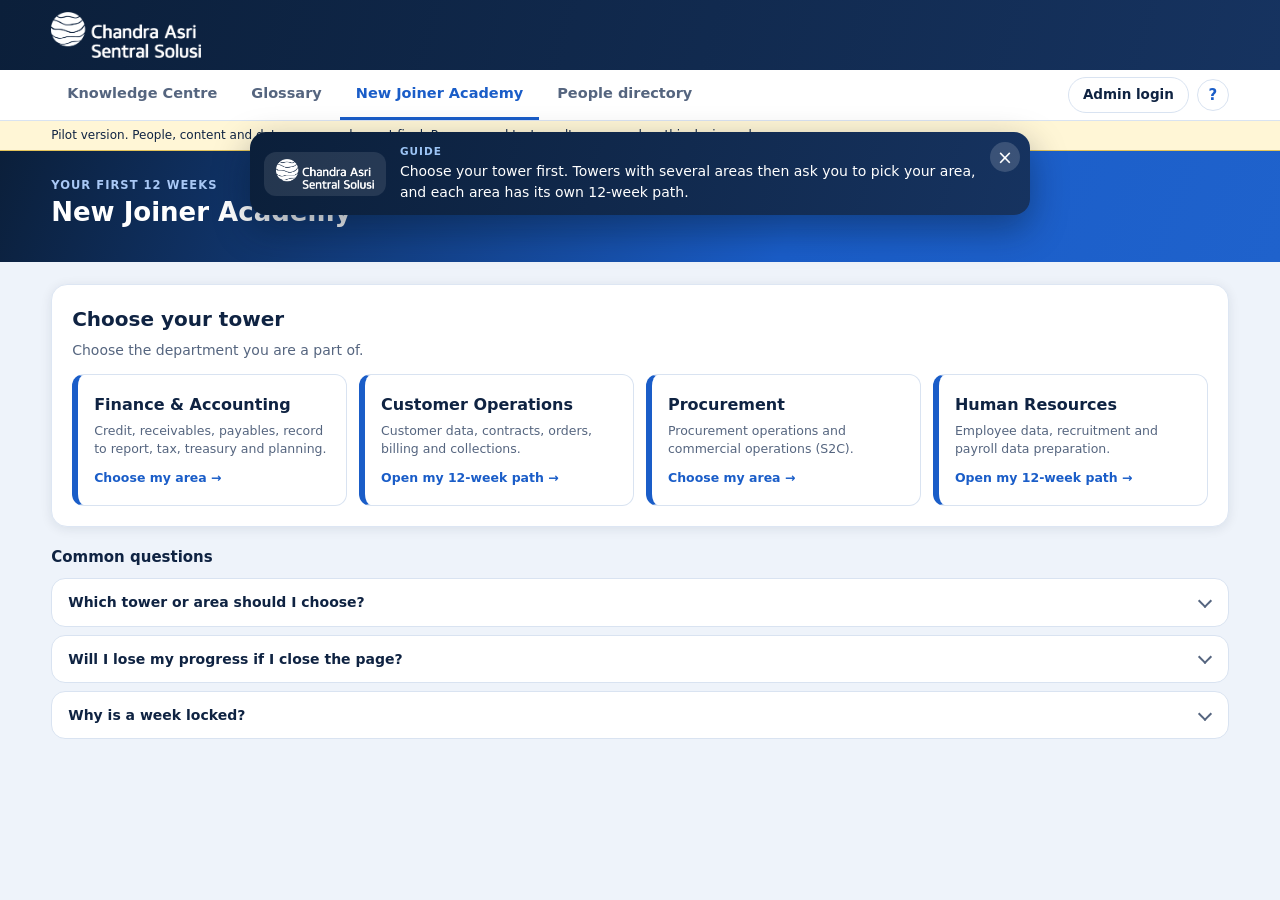
<file: CASS-KM/new-joiner-academy.html>
<!doctype html>
<html lang="en">
<head>
<meta charset="utf-8">
<meta name="viewport" content="width=device-width, initial-scale=1">
<title>CASS New Joiner Academy</title>
<link rel="stylesheet" href="km-nav.css">
<style>
/* Layout: brand bar + hero, tower picker (one tower shown at a time, with Back), journey panel, three month columns of weeks with progress circles and checkpoint tests, final checkpoint. Tokens copied from index.html. */
:root{
  --bg:#eef3fa;--surface:#ffffff;--surface-2:#e8f0fb;--ink:#0f2342;--muted:#55657f;--line:#d9e3f1;
  --brand:#1a5dc8;--brand-soft:#e3edfb;--on-brand:#ffffff;--hdr1:#0b1f3a;--hdr1b:#163360;--hdr2:#1a5dc8;--hdr3:#1f62cc;--hdr-ink:#ffffff;--hdr-muted:#e3edfb;
  --ok:#1d7f55;--ok-bg:#e3f4ec;
  --partial:#efcf6a;--partial-ink:#7a6210;--partial-bg:#fbf3d6;
  --warn:#9a6411;--warn-bg:#fbf0dc;--none:#7a8896;--none-bg:#edf1f4;--bad:#b42318;--bad-bg:#fdeceb;
  --new:#c2410c;--new-bg:#fdeee5;--lock:#7c3aed;--lock-bg:#f1eafe;--hl:#fff6d6;--hl-line:#e3c35a;--mark:#fdeeb0;
  --t1:#be185d;--t2:#0e7490;--t3:#8a4b14;--t4:#374151;--t-ink:#ffffff;
  --overlay:rgba(5,20,35,.5);--toast-bg:#0f2342;--toast-ink:#ffffff;
  --shadow:0 2px 12px rgba(11,31,58,.09);--panel-line:#dde6f3;--pop-shadow:0 12px 32px rgba(11,31,58,.18);
  --font:"Segoe UI",system-ui,-apple-system,Arial,sans-serif;
  color-scheme:light;
}
@media (prefers-color-scheme:dark){:root:not([data-theme="light"]){
  --bg:#09172b;--surface:#0f2440;--surface-2:#163153;--ink:#e4edfa;--muted:#9db3d0;--line:#26436b;
  --brand:#5ba4f5;--brand-soft:#17335c;--on-brand:#06203d;--hdr-muted:#c3d8f5;
  --ok:#5bd09a;--ok-bg:#163a2b;--partial:#e3c45f;--partial-ink:#efd78c;--partial-bg:#3a3218;
  --warn:#e7b25a;--warn-bg:#3a2d14;--none:#8e9dab;--none-bg:#1e3142;--bad:#f59a8f;--bad-bg:#3d1a17;
  --new:#fb9a5c;--new-bg:#3f2414;--lock:#c4a5ff;--lock-bg:#2c2147;--hl:#2f2a14;--hl-line:#b89a3c;--mark:#5a4a12;
  --t1:#f472b6;--t2:#22d3ee;--t3:#e0a35e;--t4:#cbd5e1;--t-ink:#09172b;
  --overlay:rgba(0,0,0,.6);--toast-bg:#e4edfa;--toast-ink:#09172b;
  --shadow:0 4px 16px rgba(0,0,0,.3);--panel-line:#26436b;--pop-shadow:0 12px 32px rgba(0,0,0,.5);color-scheme:dark}}
:root[data-theme="dark"]{
  --bg:#09172b;--surface:#0f2440;--surface-2:#163153;--ink:#e4edfa;--muted:#9db3d0;--line:#26436b;
  --brand:#5ba4f5;--brand-soft:#17335c;--on-brand:#06203d;--hdr-muted:#c3d8f5;
  --ok:#5bd09a;--ok-bg:#163a2b;--partial:#e3c45f;--partial-ink:#efd78c;--partial-bg:#3a3218;
  --warn:#e7b25a;--warn-bg:#3a2d14;--none:#8e9dab;--none-bg:#1e3142;--bad:#f59a8f;--bad-bg:#3d1a17;
  --new:#fb9a5c;--new-bg:#3f2414;--lock:#c4a5ff;--lock-bg:#2c2147;--hl:#2f2a14;--hl-line:#b89a3c;--mark:#5a4a12;
  --t1:#f472b6;--t2:#22d3ee;--t3:#e0a35e;--t4:#cbd5e1;--t-ink:#09172b;
  --overlay:rgba(0,0,0,.6);--toast-bg:#e4edfa;--toast-ink:#09172b;
  --shadow:0 4px 16px rgba(0,0,0,.3);--panel-line:#26436b;--pop-shadow:0 12px 32px rgba(0,0,0,.5);color-scheme:dark}
*{box-sizing:border-box}
html{overflow-x:hidden}
body{margin:0;font-family:var(--font);font-size:14px;color:var(--ink);background:var(--bg);line-height:1.45;overflow-x:hidden}
a{color:inherit;text-decoration:none}
button,input,textarea{font:inherit;color:inherit}
:focus-visible{outline:2px solid var(--brand);outline-offset:2px}
h2[tabindex="-1"]:focus,.result[tabindex="-1"]:focus{outline:none}
.top :focus-visible,.hero :focus-visible,.final :focus-visible{outline-color:#ffffff}
.wrap{padding-inline:max(16px,4vw)}
.top{background:linear-gradient(105deg,var(--hdr1),var(--hdr1b));color:var(--hdr-ink);display:flex;align-items:center;justify-content:space-between;gap:12px;flex-wrap:wrap;padding-block:12px}
.brand{color:var(--hdr-ink)}
.brand{display:inline-flex;align-items:center}.brand img{display:block;height:46px;width:auto}@media (max-width:560px){.brand img{height:36px}}
.mock{font-size:12px;background:var(--hl);color:var(--ink);border-bottom:1px solid var(--hl-line);padding-block:6px}
.hero{background:linear-gradient(110deg,var(--hdr1),var(--hdr2) 62%,var(--hdr3));color:var(--hdr-ink);padding-block:26px}
.eyebrow{margin:0 0 4px;font-size:11.5px;font-weight:700;letter-spacing:.09em;text-transform:uppercase;color:var(--brand)}
.hero .eyebrow{color:#a9c8f5}
.hero h1{margin:0 0 4px;font-size:26px;text-wrap:balance;overflow-wrap:anywhere}
.hero p{margin:0;color:var(--hdr-muted);max-width:65ch}
.page{padding-block:22px;display:grid;grid-template-columns:minmax(0,1fr);gap:16px}
.panel{background:var(--surface);border:1px solid var(--panel-line,var(--line));border-radius:16px;box-shadow:var(--shadow);min-width:0}
.pad{padding:20px}
h2{margin:0 0 6px;font-size:20px;text-wrap:balance;overflow-wrap:anywhere}
.sub{color:var(--muted);margin:0;max-width:70ch}
.note{font-size:12px;color:var(--muted);margin:8px 0 0}
.crumb{font-size:12.5px;color:var(--muted);overflow-wrap:anywhere}
.crumb a{color:var(--brand)}
.pill{display:inline-flex;align-items:center;gap:4px;font-size:11.5px;font-weight:700;padding:3px 9px;border-radius:999px;white-space:nowrap;vertical-align:middle}
.tw-1,.tw-2,.tw-3,.tw-4{--tc:var(--brand)}   /* towers share one calm colour; the name says which tower */
.pill.tw{background:var(--brand-soft);color:var(--brand)}
.tag{display:inline-block;background:var(--surface-2);color:var(--ink);padding:2px 9px;border-radius:999px;font-size:11.5px;font-weight:600;margin:0 4px 2px 0}
.tag.type{background:var(--brand-soft);color:var(--brand)}
.tag.tba{background:var(--warn-bg);color:var(--warn)}
.tag.okt{background:var(--ok-bg);color:var(--ok)}
.btn{display:inline-flex;align-items:center;justify-content:center;text-align:center;background:var(--brand);color:var(--on-brand);border:1px solid var(--brand);padding:9px 15px;border-radius:9px;font-weight:700;cursor:pointer;font-size:13.5px}
.btn:hover{filter:brightness(1.08)}
.btn.ghost{background:var(--surface);color:var(--brand);border-color:var(--line)}
.btn.ghost:hover{background:var(--brand-soft);filter:none}
.btn.sm{padding:6px 12px;font-size:12.5px}
.btn:disabled,.btn[aria-disabled="true"]{background:var(--surface-2);color:var(--muted);border-color:var(--line);cursor:not-allowed;filter:none}
.tlink{border:0;background:none;color:var(--muted);text-decoration:underline;cursor:pointer;font-size:12px;padding:2px 4px}
.tlink:disabled{cursor:not-allowed;opacity:.6;text-decoration:none}
.toast{position:fixed;left:50%;bottom:calc(20px + env(safe-area-inset-bottom,0px));transform:translateX(-50%);background:var(--toast-bg);color:var(--toast-ink);padding:10px 16px;border-radius:9px;z-index:50;font-size:13px;max-width:calc(100% - 32px);box-shadow:var(--pop-shadow)}
.sr{position:absolute;width:1px;height:1px;overflow:hidden;clip:rect(0 0 0 0);white-space:nowrap}
.health{border-left:4px solid var(--new)}
.banner-admin{background:var(--hl);border:1px solid var(--hl-line);border-radius:10px;padding:9px 12px;font-size:13px}
.footnav{display:flex;gap:8px;flex-wrap:wrap;align-items:center;justify-content:space-between}
.actions{display:flex;gap:8px;flex-wrap:wrap;margin-top:16px}
/* progress circle */
.ring{flex:none;display:block}
.ring .rt{fill:none;stroke:var(--line);stroke-width:6}
.ring .rb{fill:none;stroke:var(--brand);stroke-width:6;stroke-linecap:round}
.ring.done .rt,.ring.done .rb{stroke:var(--ok)}
.ring text{fill:var(--ink);font-weight:700;font-variant-numeric:tabular-nums;font-family:var(--font)}
.ring .ck{fill:none;stroke:var(--ok);stroke-width:5;stroke-linecap:round;stroke-linejoin:round}
@media (prefers-reduced-motion:no-preference){.ring .rb{transition:stroke-dasharray .5s ease}}
.back{border:1px solid var(--line);background:var(--surface);padding:7px 12px;border-radius:999px;cursor:pointer;font-weight:600;color:var(--brand)}
.back:hover{background:var(--brand-soft)}
.phead{display:flex;justify-content:space-between;align-items:flex-start;gap:12px;flex-wrap:wrap}
.phead>div{min-width:0}
.pick{display:grid;grid-template-columns:repeat(auto-fit,minmax(min(210px,100%),1fr));gap:12px;margin-top:14px}
.tcard{display:grid;gap:6px;text-align:left;border:1px solid var(--line);border-left:6px solid var(--tc,var(--line));background:var(--surface);padding:18px 16px;border-radius:12px;cursor:pointer;min-width:0}
.tcard:hover{border-color:var(--brand);border-left-color:var(--tc);background:var(--brand-soft)}
.tcard b{font-size:16px}
.tcard span{color:var(--muted);font-size:12.5px}
.tcard i{font-style:normal;color:var(--brand);font-weight:700;font-size:12.5px;margin-top:4px}
.bar{height:10px;background:var(--surface-2);border-radius:999px;margin-top:14px;overflow:hidden}
.bar span{display:block;height:100%;width:0;background:linear-gradient(90deg,var(--brand),var(--ok))}
@media (prefers-reduced-motion:no-preference){.bar span{transition:width .4s ease}}
.progress{display:flex;justify-content:space-between;gap:10px;color:var(--muted);font-size:12.5px;margin-top:6px;font-variant-numeric:tabular-nums;flex-wrap:wrap}
.progress b{color:var(--ink)}
.months{display:grid;gap:12px}
.month{min-width:0}
.month>summary{cursor:pointer;list-style:none;display:flex;align-items:center;gap:12px;padding:16px 18px;border-radius:16px}
.month>summary::-webkit-details-marker{display:none}.month>summary:hover{background:var(--surface-2)}
.month>summary::after{content:"";flex:none;width:9px;height:9px;border-right:2px solid var(--muted);border-bottom:2px solid var(--muted);transform:rotate(45deg);margin:-4px 4px 0 0;transition:transform .15s}
.month[open]>summary::after{transform:rotate(-135deg);margin-top:4px}
.month[open]>summary{border-bottom:1px solid var(--line);border-bottom-left-radius:0;border-bottom-right-radius:0}
.mt{display:block;font-size:16px;font-weight:700}.ms{display:block;color:var(--muted);font-size:12.5px;margin-top:2px}
.msd{margin-left:auto;font-size:12px;font-weight:700;color:var(--brand);background:var(--brand-soft);border-radius:999px;padding:3px 10px;white-space:nowrap}
.mweeks{display:grid;grid-template-columns:repeat(auto-fill,minmax(300px,1fr));gap:14px;padding:16px 18px 18px}
.mweeks .week{border:1px solid var(--line);border-radius:12px;padding:14px;background:var(--surface)}
.week{border-top:1px solid var(--line);padding:12px 0}
.week:first-of-type{border-top:0}
.wrow{display:flex;gap:12px;align-items:flex-start}
.wbody{min-width:0;flex:1}
.wbody>b{font-size:13.5px;display:block;overflow-wrap:anywhere}
.wbody>small{display:block;color:var(--muted);margin-top:2px}
.when{display:flex;gap:6px;flex-wrap:wrap;margin:6px 0 0;font-size:11.5px;color:var(--muted);font-variant-numeric:tabular-nums}
.when span{background:var(--surface-2);padding:2px 7px;border-radius:6px}
.week.locked .wbody>b,.week.locked .wbody>small{color:var(--muted)}
.lockmsg{display:block;margin:6px 0 0;font-size:11.5px;color:var(--muted)}
.frozenmsg{display:block;margin:6px 0 0;font-size:11.5px;color:var(--ok);font-weight:600}
.wkbtn{margin-top:8px;padding:6px 12px;font-size:12.5px;border-radius:999px}
.check{margin-top:10px;background:var(--warn-bg);border:1px solid var(--line);padding:12px;border-radius:10px;display:grid;gap:6px}
.check b{color:var(--warn);font-size:12.5px}
.check p{margin:0;font-size:12.5px;color:var(--ink)}
.check .btn{justify-self:start}
.tres{font-size:12px;font-weight:700;color:var(--ok)}
.tres.no{color:var(--warn)}
.final{padding:20px;background:linear-gradient(110deg,var(--hdr1),#0b719d);color:var(--hdr-ink);display:flex;justify-content:space-between;align-items:center;gap:14px;flex-wrap:wrap;border:0}
.final>div{min-width:0}
.final h3{margin:0 0 4px;font-size:17px}
.final p{margin:0;color:var(--hdr-muted);max-width:65ch}
.final .btn{background:#ffffff;color:#163360;border-color:#ffffff}
.final .btn:disabled{background:rgba(255,255,255,.18);color:var(--hdr-muted);border-color:transparent}
.final .tres{color:#b9f1d6}.final .tres.no{color:#fde3a7}
.reset{border:0;background:none;color:var(--muted);cursor:pointer;font-size:12px;text-decoration:underline;padding:0;margin-top:10px}
@media (max-width:950px){.months{grid-template-columns:minmax(0,1fr)}}
[hidden]{display:none!important}
.svcdd{margin:10px 0 4px;border:1px solid var(--line);border-radius:10px;padding:8px 12px;background:var(--surface)}.svcdd summary{cursor:pointer;font-weight:650;font-size:13.5px}.svcdd ul{list-style:none;margin:8px 0 2px;padding:0;display:grid;grid-template-columns:repeat(auto-fill,minmax(min(260px,100%),1fr));gap:4px 14px}.svcdd a{display:block;padding:4px 0;font-size:13px;color:var(--brand);text-decoration:none}.svcdd a:hover{text-decoration:underline}.svcdd a b{color:var(--muted);font-weight:600;margin-right:4px}
/* progress timeline: done / you are here / coming up, with the checkpoint tests; scrolls sideways inside its box on a phone */
.tl h3{margin:0 0 2px;font-size:16px}.tl .sub{margin:0 0 12px;color:var(--muted);font-size:13px}
.tl-scroll{overflow-x:auto;padding-bottom:4px}.tl-in{display:flex;gap:10px;min-width:900px;position:relative}
.tl-m{min-width:0}.tl-ml{font-size:11.5px;font-weight:700;letter-spacing:.8px;text-transform:uppercase;color:var(--muted);margin-bottom:6px;white-space:nowrap}
.tl-row{list-style:none;margin:0;padding:0;display:flex;border-radius:12px;overflow:hidden;border:1px solid var(--line)}
.tl-row li{flex:1;min-width:64px;padding:9px 4px 8px;text-align:center;font-size:12px;font-weight:700;border-right:1px solid var(--line);display:grid;gap:3px;justify-items:center;align-content:start;background:var(--surface);color:var(--muted)}
.tl-row li:last-child{border-right:0}.tl-row li small{font-weight:600;font-size:10.5px;line-height:1.2;padding:0 3px;display:-webkit-box;-webkit-line-clamp:2;-webkit-box-orient:vertical;overflow:hidden}
.tl-row li.done{background:var(--brand-soft);color:var(--brand)}.tl-row li.now{background:var(--now-bg,var(--hdr1));color:var(--now-ink,#fff)}
.tl-row li.cp{flex:none;width:62px;min-width:62px;background:var(--surface-2);color:var(--ink)}.tl-row li.cp.done{background:var(--brand-soft);color:var(--brand)}
.tl-leg{display:flex;gap:16px;flex-wrap:wrap;margin-top:10px;font-size:12px;color:var(--muted)}.tl-leg i{display:inline-block;width:10px;height:10px;border-radius:3px;margin-right:5px;vertical-align:-1px;border:1px solid var(--line)}
@media (prefers-color-scheme:dark){:root:not([data-theme="light"]){--now-bg:var(--brand);--now-ink:var(--on-brand)}}
:root[data-theme="dark"]{--now-bg:var(--brand);--now-ink:var(--on-brand)}
</style>
</head>
<body>
<header class="top wrap"><a class="brand" href="index.html" aria-label="CASS Knowledge Centre home"><img src="cass-logo.png" alt=""></a></header>
<div class="tabbar wrap"><nav class="nav" aria-label="Main"><a href="index.html">Knowledge Centre</a><a href="glossary.html">Glossary</a><a class="on" href="new-joiner-academy.html" aria-current="page">New Joiner Academy</a><a href="people.html">People directory</a></nav><span class="sp"></span><a class="adm" href="admin.html">Admin<span class="lg"> login</span></a></div>
<div class="mock wrap" id="mockBanner" hidden></div>
<section class="hero wrap"><p class="eyebrow">Your first 12 weeks</p><h1>New Joiner Academy</h1></section>
<main class="page wrap" id="page">
  <section class="panel pad" id="picker">
    <h2 id="pickH" tabindex="-1">Choose your tower</h2>
    <p class="sub" id="pickSub">Choose the department you are a part of.</p>
    <button type="button" class="back" id="pickBack" hidden>← Back to towers</button>
    <div class="pick" id="pickList"></div>
  </section>
  <section class="panel pad" id="journey" hidden aria-labelledby="jH">
    <div class="phead">
      <div><h2 id="jH" tabindex="-1"></h2><p class="sub" id="jSub">Your 12-week onboarding journey. Only this tower’s learning path is shown.</p></div>
      <button type="button" class="back" id="backBtn">← Back to towers</button>
    </div>
    <details class="svcdd" id="svcDd"><summary>Services in this area</summary><ul id="svcList"></ul></details>
    <p class="note">Progress and test results are saved on this device only.</p>
    <button type="button" class="reset" id="resetBtn" hidden>Reset my progress (demo only)</button>
  </section>
  <section class="panel pad tl" id="timeline" hidden aria-labelledby="tlH"></section>
  <section class="months" id="months" hidden aria-label="Weeks by month"></section>
  <section class="panel final" id="finalBox" hidden aria-labelledby="finalH"></section>
  <div id="faqBox"></div>
</main>
<div class="toast" id="toast" role="status" aria-live="polite" hidden></div>
<script src="km-data.js"></script>
<script src="km-boot.js"></script>
<script src="academy-data.js"></script>
<script>
(function(){
'use strict';
const $=id=>document.getElementById(id);
if(!A||!TOWERS.length||!NWEEKS){$('page').innerHTML='<section class="panel pad health" role="alert"><h2>Academy content not available</h2><p class="sub">The content file km-data.js could not be loaded, or it has no Academy content. Make sure it sits in the same folder as this page.</p></section>';return}
academyBanner('Progress and test results are saved on this device only.');
const TEST_PAGE='academy-test.html',WEEK_PAGE='academy-week.html';
const DEMO=/[?&]demo=1(&|$)/.test(location.search);
function toast(m){const t=$('toast');t.textContent=m;t.hidden=false;clearTimeout(t._h);t._h=setTimeout(()=>{t.hidden=true},2600)}
/* The pathway is only kept in memory: opening or reloading this page always shows the towers first.
   tower = the chosen pathway key (see academy-data.js); pickT = a tower with several L1s whose area is still to be chosen. */
let tower='',pickT='';
const q=t=>pathQuery(t);
const lower=s=>String(s).charAt(0).toLowerCase()+String(s).slice(1);
function testBox(T,done,final){
  const st=testOpen(T,done,tower),r=result(tower,T.id);
  const label=r?(final?'Retake the final checkpoint':'Retake the test'):(final?'Start the final checkpoint':'Take the test');
  const btn=st.open?`<a class="btn" href="${TEST_PAGE}?test=${encodeURIComponent(T.id)}${q(tower)}">${label}</a>`:`<button type="button" class="btn" disabled>${final?'Start the final checkpoint':'Take the test'} · locked</button>`;
  const res=r?`<span class="tres ${r.passed?'':'no'}">${r.passed?'Passed':'Not passed yet'} · ${esc(r.score)}% · ${esc(r.date)}</span>`:'';
  return {btn,why:st.open?'':st.why,res};
}
function weekCard(w,W){
  const n=w.n,I=W.info[n],done=W.done,reason=lockReason(n,done,tower),open=!reason,complete=done.includes(n);
  const p=I.total?I.fin/I.total:0,label=I.total?`${I.fin}/${I.total}`:'–';
  const alt=!open?`Week ${n}: locked`:complete?`Week ${n}: complete`+(I.total?`, ${I.total} of ${I.total} materials finished`:''):I.total?`Week ${n}: ${I.fin} of ${I.total} materials finished`:`Week ${n}: no materials to finish yet`;
  const rg=ring(p,48,label,!open?'lock':complete?'done':'',alt);
  const wk=open?`<a class="btn wkbtn" href="${WEEK_PAGE}?week=${n}${q(tower)}">${complete?'Review':'Open'} week ${n} →</a>`:`<button type="button" class="btn wkbtn" disabled>Week ${n} · locked</button>`;
  const count=I.total?'':(complete?'Marked as done':'Nothing to finish yet');   /* the ring already shows how many materials are finished */
  const note=!open?`<span class="lockmsg">${esc(reason)}</span>`:(I.frozen&&complete?'<span class="frozenmsg">Completed. Locked because a checkpoint covering this week has been taken.</span>':'');
  const t=A.tests.find(x=>x.after===n&&x.id!=='final');
  let tb='';if(t){const b=testBox(t,done);tb=`<div class="check"><b>${esc(t.title)} · ${esc(t.covers)}</b><p>${b.why?esc(b.why)+' ':''}Covers ${esc(lower(t.covers))}.</p>${b.btn}${b.res}</div>`}
  return `<div class="week ${open?'':'locked'}"><div class="wrow">${rg}<div class="wbody"><b>Week ${n} · ${esc(w.title)}${open?'':' · locked'}</b><small>${esc(w.desc)}</small><span class="when"><span>About ${esc(w.hours)}</span></span><span class="lockmsg">${count}</span>${note}${wk}</div></div>${tb}</div>`;
}
/* page guide: one for choosing the tower and area, one for the learning path (shown once each) */
let guideKey='';
function guideFor(){const k=tower?'path':'academy';if(k===guideKey)return;guideKey=k;window.kmGuide&&window.kmGuide(k)}
function timeline(W){
  const done=W.done,cur=WEEKS.find(w=>!done.includes(w.n)),curN=cur?cur.n:0,tests=(A.tests||[]).filter(t=>t.id!=='final'),F=TESTS.final;
  const wk=w=>{const st=done.includes(w.n)?'done':w.n===curN?'now':'up',txt=st==='done'?'done':st==='now'?'you are here':'coming up';
    return `<li class="${st}" title="Week ${w.n} · ${esc(w.title)}" aria-label="Week ${w.n}, ${esc(w.title)}: ${txt}"><span aria-hidden="true">${st==='done'?'✓':st==='now'?'NOW':w.n}</span><small aria-hidden="true">${esc(w.title)}</small></li>`};
  const cp=(t,lab)=>{const r=result(tower,t.id),ok=!!(r&&r.passed);return `<li class="cp ${ok?'done':''}" title="${esc(t.title)}" aria-label="${esc(t.title)}: ${ok?'passed':'not passed yet'}"><span aria-hidden="true">${ok?'✓':'◆'}</span><small aria-hidden="true">${lab}</small></li>`};
  const months=[['Month 1 · Understand',1,4],['Month 2 · Practice',5,8],['Month 3 · Apply',9,12]];
  const groups=months.map(([title,a,b],gi)=>{const ws=WEEKS.filter(w=>w.n>=a&&w.n<=b),t=tests.find(x=>x.after===b);let items=ws.map(wk).join('')+(t?cp(t,esc(String(t.title).replace('Checkpoint','CP'))):'');
    if(gi===months.length-1&&F)items+=cp(F,'Final');return `<div class="tl-m" style="flex:${ws.length+(t?1:0)+(gi===months.length-1&&F?1:0)}"><div class="tl-ml">${title}</div><ol class="tl-row">${items}</ol></div>`}).join('');
  const sub=curN?`You are in week ${curN} of ${NWEEKS}. ${done.length} ${done.length===1?'week is':'weeks are'} done.`:`All ${NWEEKS} weeks are done. Take Checkpoint 3, then the final checkpoint.`;
  $('timeline').innerHTML=`<h3 id="tlH">Your ${NWEEKS}-week path</h3><p class="sub">${sub}</p><div class="tl-scroll"><div class="tl-in">${groups}</div></div><div class="tl-leg" aria-hidden="true"><span><i style="background:var(--brand-soft)"></i>Done</span><span><i style="background:var(--now-bg,var(--hdr1))"></i>You are here</span><span><i style="background:var(--surface)"></i>Coming up</span><span><i style="background:var(--surface-2)"></i>Checkpoint test</span></div>`;
  const sc=$('timeline').querySelector('.tl-scroll'),nowEl=sc.querySelector('.now');if(nowEl)sc.scrollLeft=Math.max(0,nowEl.offsetLeft-sc.clientWidth/2+nowEl.offsetWidth/2);
}
function render(){
  guideFor();$('faqBox').innerHTML=window.kmFaq?window.kmFaq('academy'):'';
  $('picker').hidden=!!tower;$('journey').hidden=!tower;$('timeline').hidden=!tower;$('months').hidden=!tower;$('finalBox').hidden=!tower;
  if(!tower){
    const PT=pickT?towerObj(pickT):null;
    $('pickH').textContent=PT?'Choose your area in '+PT.name:'Choose your tower';
    $('pickSub').textContent=PT?'Choose the area you work in. Each area has its own 12-week learning path.':'Choose the department you are a part of.';
    $('pickBack').hidden=!PT;
    $('pickList').innerHTML=PT?pathsOf(PT.name).map(p=>{const pl=PT.paths&&PT.paths[p.l1],d=(pl&&pl.desc)||'';return `<button type="button" class="tcard tw-${esc(PT.code)}" data-path="${esc(p.key)}"><b>${esc(p.l1+' '+p.l1name)}</b><span>${d?esc(d)+'<br>':''}${p.l2.length} service${p.l2.length===1?'':'s'}: ${esc(p.l2.slice(0,3).map(x=>x.name).join(', '))}${p.l2.length>3?'…':''}</span><i aria-hidden="true">Open my 12-week path →</i></button>`}).join('')
      :TOWERS.map(t=>`<button type="button" class="tcard tw-${esc(t.code)}" data-tower="${esc(t.name)}"><b>${esc(t.name)}</b><span>${esc(t.desc)}</span><i aria-hidden="true">${pathsOf(t.name).length>1?'Choose my area →':'Open my 12-week path →'}</i></button>`).join('');
    $('months').innerHTML='';$('finalBox').innerHTML='';
    return;
  }
  const W=weekInfo(tower),done=W.done,T=towerObj(tower),PA=pathObj(tower);
  $('jH').innerHTML=`${esc(PA&&PA.multi?PA.tower+' › '+PA.l1name:tower)} <span class="pill tw tw-${esc(T.code)}" style="font-size:12px">${PA&&PA.multi?'Your area':'Your tower'}</span>`;
  $('jSub').textContent=PA&&PA.multi?'Your 12-week onboarding journey. Only this area’s learning path is shown.':'Your 12-week onboarding journey. Only this tower’s learning path is shown.';
  $('backBtn').textContent=PA&&PA.multi?'← Back to areas':'← Back to towers';
  const L2=(PA&&PA.l2)||[];$('svcDd').hidden=!L2.length;
  $('svcList').innerHTML=L2.map(x=>`<li><a href="index.html#l2-${encodeURIComponent(x.code)}"><b>${esc(x.code)}</b> ${esc(x.name)}</a></li>`).join('');
  const months=[['Month 1 · Understand',1,4],['Month 2 · Practice',5,8],['Month 3 · Apply',9,12]];
  /* each month is a dropdown; the month you are in is open, the others stay closed so the page is calm */
  if(openMonths===null){const cur=WEEKS.find(w=>!done.includes(w.n)),ci=cur?months.findIndex(([,a,b])=>cur.n>=a&&cur.n<=b):months.length-1;openMonths=new Set([Math.max(0,ci)])}
  $('months').innerHTML=months.map(([title,a,b],i)=>{const ws=WEEKS.filter(w=>w.n>=a&&w.n<=b),dn=ws.filter(w=>done.includes(w.n)).length;
    return `<details class="panel month" data-m="${i}" ${openMonths.has(i)?'open':''}><summary><span><span class="mt">${title}</span><span class="ms">Weeks ${a}–${b}</span></span><span class="msd">${dn===ws.length?'All done':dn+' of '+ws.length+' weeks done'}</span></summary><div class="mweeks">${ws.map(w=>weekCard(w,W)).join('')}</div></details>`}).join('');
  timeline(W);
  const F=TESTS.final;
  if(F){const f=testBox(F,done,true);
    $('finalBox').innerHTML=`<div><h3 id="finalH">Final checkpoint</h3><p>A test on everything you have learned, with extra weight on the last month (weeks 9–12).${f.why?' '+esc(f.why):''}</p>${f.res?`<p style="margin-top:6px">${f.res}</p>`:''}</div>${f.btn}`}
  else $('finalBox').hidden=true;
  $('resetBtn').hidden=!DEMO;
}
let openMonths=null;
$('months').addEventListener('toggle',e=>{const d=e.target;if(d&&d.dataset&&d.dataset.m!==undefined&&openMonths){if(d.open)openMonths.add(+d.dataset.m);else openMonths.delete(+d.dataset.m)}},true);
function choose(t){if(!pathObj(t))return;tower=t;pickT='';openMonths=null;render();$('jH').focus()}
function chooseTower(name){const ps=pathsOf(name);if(!ps.length)return;if(ps.length===1)return choose(ps[0].key);pickT=name;tower='';render();$('pickH').focus()}
function back(){const p=pathObj(tower);pickT=p&&p.multi?p.tower:'';tower='';openMonths=null;render();$('pickH').focus()}
document.addEventListener('click',e=>{
  const t=e.target.closest('button,a');if(!t)return;
  if(t.disabled||t.getAttribute('aria-disabled')==='true'){e.preventDefault();return}
  if(t.dataset.tower)chooseTower(t.dataset.tower);
  else if(t.dataset.path)choose(t.dataset.path);
  else if(t.id==='pickBack'){pickT='';render();$('pickH').focus()}
  else if(t.id==='backBtn')back();
  else if(t.id==='resetBtn'&&DEMO){if(confirm('Demo only: reset progress and test results for '+tower+'?')){resetTower(tower);render();toast('Progress reset for '+tower+'.')}}
});
/* Coming back from a week or test page, or a shared link (#tower-customer-operations), opens that tower.
   The hash is cleared straight away so a reload shows the four towers again. */
function openFromHash(){
  const hv=location.hash.match(/^#tower-(.+)$/);if(!hv)return false;
  let s=hv[1];try{s=decodeURIComponent(s)}catch(e){}
  const [ts,l1]=s.split('/'),m=TOWERS.find(t=>slug(t.name)===ts);
  try{history.replaceState(null,'',location.pathname+location.search)}catch(e){}
  if(m){const k=pathFrom(ts,l1||'');if(k)choose(k);else chooseTower(m.name);return true}
  return false;
}
window.addEventListener('hashchange',openFromHash);
render();openFromHash();
})();
</script>
</body>
</html>
</file>
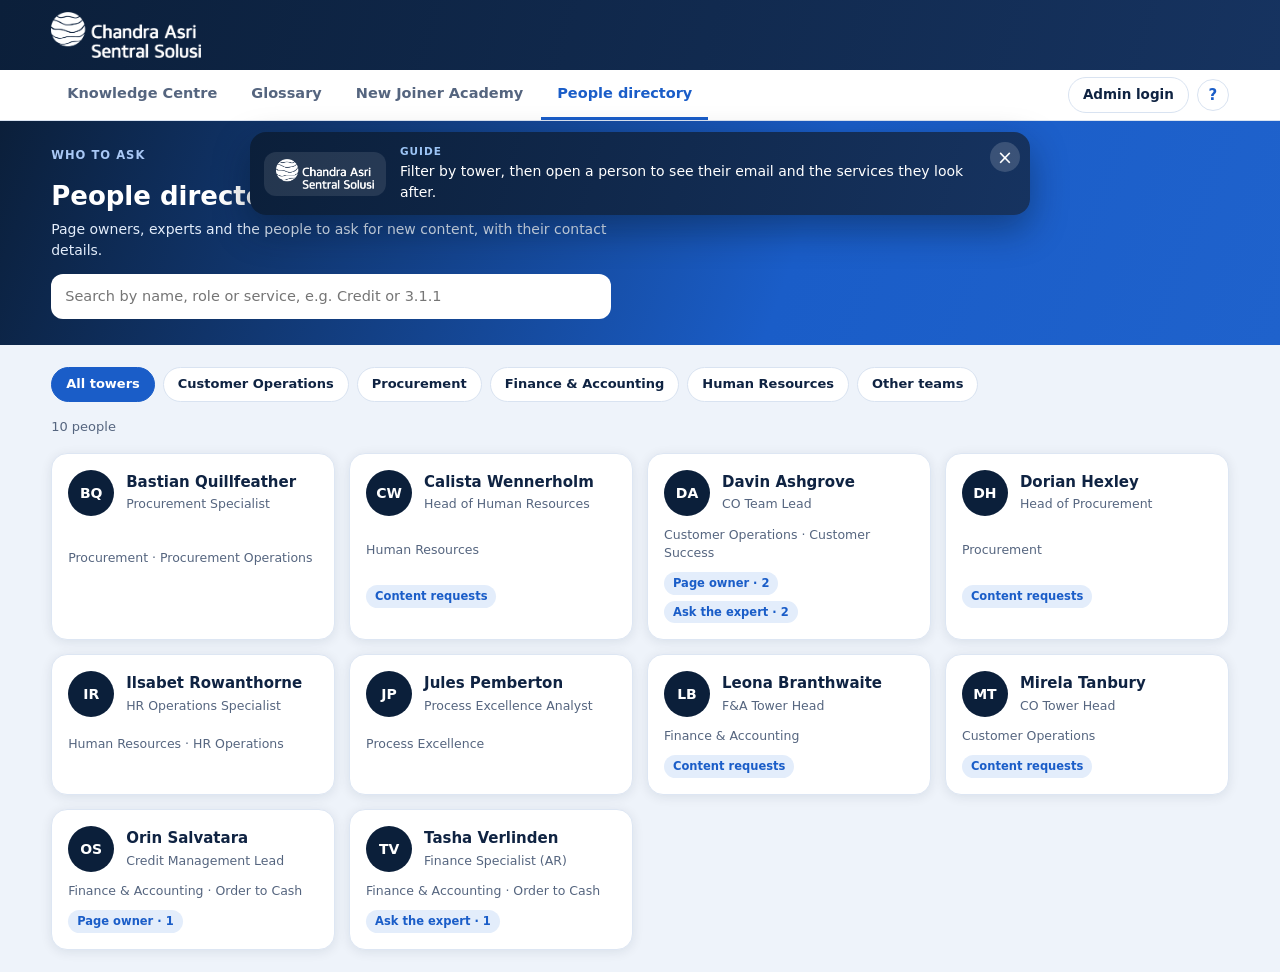
<file: CASS-KM/people.html>
<!doctype html>
<html lang="en">
<head>
<meta charset="utf-8">
<meta name="viewport" content="width=device-width, initial-scale=1">
<title>CASS People directory</title>
<link rel="stylesheet" href="km-nav.css">
<style>
/* People directory: who owns a service page, who is the expert, and who to ask for new content. Profile pop-up with email links. Tokens copied from index.html. */
:root{
  --bg:#eef3fa;--surface:#ffffff;--surface-2:#e8f0fb;--ink:#0f2342;--muted:#55657f;--line:#d9e3f1;
  --brand:#1a5dc8;--brand-soft:#e3edfb;--on-brand:#ffffff;--hdr1:#0b1f3a;--hdr1b:#163360;--hdr2:#1a5dc8;--hdr3:#1f62cc;--hdr-ink:#ffffff;--hdr-muted:#e3edfb;
  --ok:#1d7f55;--ok-bg:#e3f4ec;
  --partial:#efcf6a;--partial-ink:#7a6210;--partial-bg:#fbf3d6;
  --warn:#9a6411;--warn-bg:#fbf0dc;--none:#7a8896;--none-bg:#edf1f4;--bad:#b42318;--bad-bg:#fdeceb;
  --new:#c2410c;--new-bg:#fdeee5;--lock:#7c3aed;--lock-bg:#f1eafe;--hl:#fff6d6;--hl-line:#e3c35a;--mark:#fdeeb0;
  --t1:#be185d;--t2:#0e7490;--t3:#8a4b14;--t4:#374151;--t-ink:#ffffff;
  --overlay:rgba(5,20,35,.5);--toast-bg:#0f2342;--toast-ink:#ffffff;
  --shadow:0 2px 12px rgba(11,31,58,.09);--panel-line:#dde6f3;--pop-shadow:0 12px 32px rgba(11,31,58,.18);
  --font:"Segoe UI",system-ui,-apple-system,Arial,sans-serif;
  color-scheme:light;
}
@media (prefers-color-scheme:dark){:root:not([data-theme="light"]){
  --bg:#09172b;--surface:#0f2440;--surface-2:#163153;--ink:#e4edfa;--muted:#9db3d0;--line:#26436b;
  --brand:#5ba4f5;--brand-soft:#17335c;--on-brand:#06203d;--hdr-muted:#c3d8f5;
  --ok:#5bd09a;--ok-bg:#163a2b;--partial:#e3c45f;--partial-ink:#efd78c;--partial-bg:#3a3218;
  --warn:#e7b25a;--warn-bg:#3a2d14;--none:#8e9dab;--none-bg:#1e3142;--bad:#f59a8f;--bad-bg:#3d1a17;
  --new:#fb9a5c;--new-bg:#3f2414;--lock:#c4a5ff;--lock-bg:#2c2147;--hl:#2f2a14;--hl-line:#b89a3c;--mark:#5a4a12;
  --t1:#f472b6;--t2:#22d3ee;--t3:#e0a35e;--t4:#cbd5e1;--t-ink:#09172b;
  --overlay:rgba(0,0,0,.6);--toast-bg:#e4edfa;--toast-ink:#09172b;
  --shadow:0 4px 16px rgba(0,0,0,.3);--panel-line:#26436b;--pop-shadow:0 12px 32px rgba(0,0,0,.5);color-scheme:dark}}
:root[data-theme="dark"]{
  --bg:#09172b;--surface:#0f2440;--surface-2:#163153;--ink:#e4edfa;--muted:#9db3d0;--line:#26436b;
  --brand:#5ba4f5;--brand-soft:#17335c;--on-brand:#06203d;--hdr-muted:#c3d8f5;
  --ok:#5bd09a;--ok-bg:#163a2b;--partial:#e3c45f;--partial-ink:#efd78c;--partial-bg:#3a3218;
  --warn:#e7b25a;--warn-bg:#3a2d14;--none:#8e9dab;--none-bg:#1e3142;--bad:#f59a8f;--bad-bg:#3d1a17;
  --new:#fb9a5c;--new-bg:#3f2414;--lock:#c4a5ff;--lock-bg:#2c2147;--hl:#2f2a14;--hl-line:#b89a3c;--mark:#5a4a12;
  --t1:#f472b6;--t2:#22d3ee;--t3:#e0a35e;--t4:#cbd5e1;--t-ink:#09172b;
  --overlay:rgba(0,0,0,.6);--toast-bg:#e4edfa;--toast-ink:#09172b;
  --shadow:0 4px 16px rgba(0,0,0,.3);--panel-line:#26436b;--pop-shadow:0 12px 32px rgba(0,0,0,.5);color-scheme:dark}
*{box-sizing:border-box}
html{overflow-x:hidden}
body{margin:0;font-family:var(--font);font-size:14px;color:var(--ink);background:var(--bg);line-height:1.45;overflow-x:hidden}
a{color:inherit;text-decoration:none}
button,input{font:inherit;color:inherit}
:focus-visible{outline:2px solid var(--brand);outline-offset:2px}
.top :focus-visible,.hero :focus-visible{outline-color:#ffffff}
.wrap{padding-inline:max(16px,4vw)}
.top{background:linear-gradient(105deg,var(--hdr1),var(--hdr1b));color:var(--hdr-ink);display:flex;align-items:center;justify-content:space-between;gap:12px;flex-wrap:wrap;padding-block:12px}
.brand{color:var(--hdr-ink)}
.brand{display:inline-flex;align-items:center}.brand img{display:block;height:46px;width:auto}@media (max-width:560px){.brand img{height:36px}}
.mock{font-size:12px;background:var(--hl);color:var(--ink);border-bottom:1px solid var(--hl-line);padding-block:6px}
.hero{background:linear-gradient(110deg,var(--hdr1),var(--hdr2) 62%,var(--hdr3));color:var(--hdr-ink);padding-block:26px}
.eyebrow{margin:0 0 4px;font-size:11.5px;font-weight:700;letter-spacing:.09em;text-transform:uppercase;color:var(--brand)}
.hero .eyebrow{color:#a9c8f5}
.hero h1{margin:0 0 4px;font-size:26px;text-wrap:balance}
.hero p{margin:0 0 14px;color:var(--hdr-muted);max-width:65ch}
.hero .search{display:flex;max-width:560px;background:var(--surface);border-radius:12px;overflow:hidden}
.hero .search input{flex:1;min-width:0;border:0;padding:12px 14px;background:transparent;font-size:14.5px}
.hero .search input:focus-visible{outline:none}
.page{padding-block:22px;display:grid;gap:16px}
.panel{background:var(--surface);border:1px solid var(--panel-line,var(--line));border-radius:16px;box-shadow:var(--shadow);min-width:0}
.pad{padding:20px}
.chips{display:flex;gap:8px;flex-wrap:wrap}
.chip{border:1px solid var(--line);background:var(--surface);color:var(--ink);font-weight:650;font-size:13px;padding:7px 14px;border-radius:999px;cursor:pointer}
.chip:hover{border-color:var(--brand)}.chip[aria-pressed="true"]{background:var(--brand);border-color:var(--brand);color:var(--on-brand)}
.meta{color:var(--muted);font-size:13px}
.grid{display:grid;grid-template-columns:repeat(auto-fill,minmax(270px,1fr));gap:14px}
.pcard{display:grid;gap:10px;text-align:left;width:100%;background:var(--surface);border:1px solid var(--panel-line,var(--line));border-radius:16px;box-shadow:var(--shadow);padding:16px;cursor:pointer}
.pcard:hover{border-color:var(--brand)}
.pcard .top1{display:flex;gap:12px;align-items:center}
.av{flex:none;width:46px;height:46px;border-radius:50%;display:grid;place-items:center;font-weight:700;color:#fff;background:var(--hdr1)}
.av.big{width:62px;height:62px;font-size:20px}
.pcard b{display:block;font-size:15px}.pcard small{color:var(--muted);font-size:12.5px}
.roles{display:flex;gap:6px;flex-wrap:wrap}
.pill{display:inline-flex;align-items:center;font-size:11.5px;font-weight:700;padding:3px 9px;border-radius:999px;white-space:nowrap}
.p-own,.p-exp,.p-req{background:var(--brand-soft);color:var(--brand)}
.empty{padding:26px;color:var(--muted);text-align:center}
.pf-bg{position:fixed;inset:0;z-index:300;background:var(--overlay);display:grid;place-items:center;padding:16px}
.pf{position:relative;background:var(--surface);color:var(--ink);border-radius:22px;width:min(560px,100%);max-height:calc(100vh - 32px);overflow:auto;padding:26px 28px;box-shadow:0 24px 60px rgba(0,0,0,.35)}
.pf::before{content:"";position:absolute;inset:0 0 auto 0;height:6px;background:linear-gradient(90deg,var(--hdr1),var(--hdr2),#5ba4f5)}
.pf-x{position:absolute;right:12px;top:14px;border:0;background:var(--surface-2);color:var(--muted);width:32px;height:32px;border-radius:50%;font-size:20px;line-height:1;cursor:pointer}
.pf-h{display:flex;gap:16px;align-items:center;margin:6px 36px 14px 0}.pf-h h2{margin:0;font-size:21px}.pf-h .role{color:var(--muted)}
.pf h3{margin:16px 0 6px;font-size:12px;letter-spacing:1px;text-transform:uppercase;color:var(--muted)}
.pf dl{display:grid;grid-template-columns:90px 1fr;gap:6px 12px;margin:0}.pf dt{color:var(--muted)}.pf dd{margin:0;overflow-wrap:anywhere}
.pf ul{margin:0;padding-left:18px;display:grid;gap:4px}.pf li a{color:var(--brand);font-weight:600}.pf li a:hover{text-decoration:underline}
.pf .about{color:var(--muted);margin:12px 0 0}
.mail{font-weight:700;color:var(--brand);overflow-wrap:anywhere}.mail:hover{text-decoration:underline}
.acts{display:flex;gap:8px;flex-wrap:wrap;margin-top:12px}
.btn{display:inline-flex;align-items:center;gap:6px;border:1px solid var(--line);background:var(--surface);color:var(--ink);font-weight:650;font-size:13.5px;padding:9px 16px;border-radius:10px;cursor:pointer}
.btn:hover{border-color:var(--brand)}.btn.primary{background:var(--brand);border-color:var(--brand);color:var(--on-brand)}.btn.primary:hover{filter:brightness(1.08)}
.reqbox{background:var(--brand-soft);border:1px solid var(--line);border-radius:14px;padding:14px 16px;margin:0 0 6px}
.reqbox b{display:block}.reqbox .acts{margin-top:10px}
.sr{position:absolute;width:1px;height:1px;overflow:hidden;clip:rect(0 0 0 0);white-space:nowrap}
@media (max-width:560px){.pf{padding:22px 18px}.pf dl{grid-template-columns:1fr}.pf dt{margin-top:6px}}
@media (prefers-reduced-motion:reduce){*{animation:none!important;transition:none!important}}
</style>
</head>
<body>
<header class="top wrap"><a class="brand" href="index.html" aria-label="CASS Knowledge Centre home"><img src="cass-logo.png" alt=""></a></header>
<div class="tabbar wrap"><nav class="nav" aria-label="Main"><a href="index.html">Knowledge Centre</a><a href="glossary.html">Glossary</a><a href="new-joiner-academy.html">New Joiner Academy</a><a class="on" href="people.html" aria-current="page">People directory</a></nav><span class="sp"></span><a class="adm" href="admin.html">Admin<span class="lg"> login</span></a></div>
<div class="mock wrap" id="mockBanner" hidden></div>
<section class="hero wrap"><p class="eyebrow">Who to ask</p><h1>People directory</h1><p>Page owners, experts and the people to ask for new content, with their contact details.</p>
  <form class="search" role="search" onsubmit="return false"><label for="pq" class="sr">Search people</label><input id="pq" type="search" placeholder="Search by name, role or service, e.g. Credit or 3.1.1" autocomplete="off"></form></section>
<main class="page wrap" id="page">
  <div class="chips" id="chips" role="group" aria-label="Filter by tower"></div>
  <div class="meta" id="count" aria-live="polite"></div>
  <div class="grid" id="grid"></div>
</main>
<div id="profileRoot"></div>
<script src="km-data.js"></script>
<script src="km-boot.js"></script>
<script>
(function(){
const D=window.KM;if(!D)return;
const esc=s=>String(s==null?'':s).replace(/[&<>"']/g,c=>({'&':'&amp;','<':'&lt;','>':'&gt;','"':'&quot;',"'":'&#39;'}[c]));
const $=id=>document.getElementById(id);
const PEOPLE=(D.people||[]).filter(p=>p&&p.id),TN=D.towerNames||{},CONTACTS=(D.settings&&D.settings.requestContacts)||{};
const initials=n=>String(n||'').split(/\s+/).filter(Boolean).slice(0,2).map(x=>x[0]).join('').toUpperCase();
const L2={},L1={};(D.taxonomy||[]).forEach(t=>(t.l1||[]).forEach(a=>{L1[a.code]={name:a.name,tower:t.name,code:a.code};(a.l2||[]).forEach(b=>{L2[b.code]={name:b.name,l1:a.code,tower:t.name}})}));
const pages=D.l2Pages||{};
const owns=id=>Object.keys(pages).filter(c=>pages[c]&&pages[c].owner===id&&L2[c]).sort(cmp),exps=id=>Object.keys(pages).filter(c=>pages[c]&&pages[c].expert===id&&L2[c]).sort(cmp),reqs=id=>Object.keys(CONTACTS).filter(c=>CONTACTS[c]===id&&L1[c]).sort(cmp);
function cmp(a,b){return a.localeCompare(b,'en',{numeric:true})}
const towerOf=p=>/^[1-4]$/.test(p.tower||'')?p.tower:'';
const first=p=>String(p.name||'').split(/\s+/)[0];
const baseUrl=()=>location.href.replace(/[?#].*$/,'').replace(/[^/]*$/,'');
let tower='all',q='';
/* ---- list ---- */
const hasOther=PEOPLE.some(p=>!towerOf(p));
function chips(){const list=[['all','All towers'],...Object.keys(TN).map(k=>[k,TN[k]])];if(hasOther)list.push(['0','Other teams']);
  $('chips').innerHTML=list.map(([k,n])=>`<button type="button" class="chip" data-t="${esc(k)}" aria-pressed="${tower===k}">${esc(n)}</button>`).join('')}
function matches(p){
  if(tower!=='all'&&(tower==='0'?towerOf(p):towerOf(p)!==tower))return false;
  if(!q)return true;const h=[p.name,p.role,p.team,...owns(p.id).map(c=>c+' '+L2[c].name),...exps(p.id).map(c=>c+' '+L2[c].name),...reqs(p.id).map(c=>c+' '+L1[c].name)].join(' ').toLowerCase();
  return q.toLowerCase().split(/\s+/).filter(Boolean).every(t=>h.includes(t))}
function card(p){const t=towerOf(p),o=owns(p.id).length,e=exps(p.id).length,r=reqs(p.id).length;
  return `<button type="button" class="pcard" data-id="${esc(p.id)}" aria-haspopup="dialog"><span class="top1"><span class="av" aria-hidden="true">${esc(initials(p.name))}</span><span><b>${esc(p.name)}</b><small>${esc(p.role)}</small></span></span>
   <small>${esc(p.team||'')}</small>
   <span class="roles">${o?`<span class="pill p-own">Page owner · ${o}</span>`:''}${e?`<span class="pill p-exp">Ask the expert · ${e}</span>`:''}${r?`<span class="pill p-req">Content requests</span>`:''}</span></button>`}
function render(){chips();const list=PEOPLE.filter(matches).sort((a,b)=>a.name.localeCompare(b.name,'en'));
  $('count').textContent=list.length===PEOPLE.length?`${PEOPLE.length} people`:`${list.length} of ${PEOPLE.length} people`;
  $('grid').innerHTML=list.length?list.map(card).join(''):'<div class="empty panel">No one matches. Try another word or choose “All towers”.</div>'}
/* ---- profile ---- */
function mailParts(p,code){
  const n=L2[code];if(!n)return null;
  const subject=`Content request: ${code} ${n.name}`;
  const body=`Hello ${first(p)},\n\nPlease add knowledge content (SOPs, guides, videos) for this service in the CASS Knowledge Centre:\n${code} ${n.name} (${n.tower} › ${L1[n.l1].name})\nPage: ${baseUrl()}index.html#l2-${code}\n\nThank you.`;
  return {subject,body}}
const enc=encodeURIComponent;
const mailto=(p,m)=>'mailto:'+(p.email||'')+(m?`?subject=${enc(m.subject)}&body=${enc(m.body)}`:'');
let opener=null,reqCode='';
function closeProfile(){const r=$('profileRoot');if(!r.firstChild)return;r.innerHTML='';document.documentElement.style.overflow='';reqCode='';
  try{history.replaceState(null,'',location.pathname)}catch(e){}if(opener&&document.contains(opener))try{opener.focus()}catch(e){}opener=null}
function openProfile(id,code){const p=PEOPLE.find(x=>x.id===id);if(!p)return false;
  const t=towerOf(p),o=owns(id),e=exps(id),m=code&&L2[code]?mailParts(p,code):null;reqCode=m?code:'';const r=m?reqs(id).filter(c=>c===L2[code].l1):reqs(id);
  const link=c=>`<li><a href="index.html#l2-${esc(c)}">${esc(c)} ${esc(L2[c].name)}</a></li>`;
  $('profileRoot').innerHTML=`<div class="pf-bg" data-bg><div class="pf" role="dialog" aria-modal="true" aria-labelledby="pfName"><button type="button" class="pf-x" aria-label="Close" data-x>×</button>
   <div class="pf-h"><span class="av big" aria-hidden="true">${esc(initials(p.name))}</span><div><h2 id="pfName">${esc(p.name)}</h2><div class="role">${esc(p.role)}</div></div></div>
   ${m?`<div class="reqbox"><b>Request content for ${esc(reqCode)} ${esc(L2[reqCode].name)}</b><div class="acts"><a class="btn primary" id="pfReq" href="${esc(mailto(p,m))}">Email</a></div></div>`:''}
   <h3>Contact</h3><dl><dt>Email</dt><dd>${p.email?`<a class="mail" id="pfMail" href="${esc(mailto(p))}">${esc(p.email)}</a>`:'<span class="meta">Not added yet</span>'}</dd>${p.phone?`<dt>Phone</dt><dd>${esc(p.phone)}</dd>`:''}${p.location?`<dt>Office</dt><dd>${esc(p.location)}</dd>`:''}${p.hours?`<dt>Hours</dt><dd>${esc(p.hours)}</dd>`:''}<dt>Team</dt><dd>${esc(p.team||'')}</dd></dl>
   ${p.email&&!m?`<div class="acts"><a class="btn primary" href="${esc(mailto(p))}">Email</a><a class="btn" href="https://teams.microsoft.com/l/chat/0/0?users=${enc(p.email)}" target="_blank" rel="noopener noreferrer">Chat in Teams</a></div>`:''}
   ${p.about?`<p class="about">${esc(p.about)}</p>`:''}
   ${r.length?`<h3>Receives content requests for</h3><ul>${r.map(c=>`<li>${esc(c)} ${esc(L1[c].name)} <span class="meta">(${esc(L1[c].tower)})</span></li>`).join('')}</ul>`:''}
   ${o.length?`<h3>Page owner of</h3><ul>${o.map(link).join('')}</ul>`:''}${e.length?`<h3>Ask the expert for</h3><ul>${e.map(link).join('')}</ul>`:''}</div></div>`;
  document.documentElement.style.overflow='hidden';
  const root=$('profileRoot'),dlg=root.querySelector('.pf'),x=root.querySelector('.pf-x'),firstFocus=root.querySelector('#pfReq')||root.querySelector('#pfMail')||x;firstFocus.focus();
  root.querySelector('.pf-bg').addEventListener('click',ev=>{if(ev.target.dataset.bg!==undefined||ev.target===x)closeProfile()});
  root.addEventListener('keydown',ev=>{if(ev.key==='Escape'){ev.preventDefault();ev.stopPropagation();closeProfile()}else if(ev.key==='Tab'){const f=[...dlg.querySelectorAll('a[href],button')].filter(el=>!el.disabled);if(!f.length)return;const i=f.indexOf(document.activeElement);ev.preventDefault();f[(i+(ev.shiftKey?-1:1)+f.length)%f.length].focus()}});
  return true}
/* ---- events ---- */
$('chips').addEventListener('click',e=>{const b=e.target.closest('[data-t]');if(!b)return;tower=b.dataset.t;render()});
$('pq').addEventListener('input',e=>{q=e.target.value.trim();render()});
$('grid').addEventListener('click',e=>{const c=e.target.closest('.pcard');if(!c)return;opener=c;openProfile(c.dataset.id);try{history.replaceState(null,'','#person-'+c.dataset.id)}catch(x){}});
function fromUrl(){const m=location.hash.match(/^#person-(.+)$/);if(!m)return;let id=m[1];try{id=decodeURIComponent(id)}catch(e){}
  let code='';try{code=new URLSearchParams(location.search).get('request')||''}catch(e){}openProfile(id,code)}
render();fromUrl();
addEventListener('hashchange',()=>{if(!location.hash)closeProfile();else fromUrl()});
window.kmGuide&&window.kmGuide('people');
})();
</script>
</body>
</html>
</file>
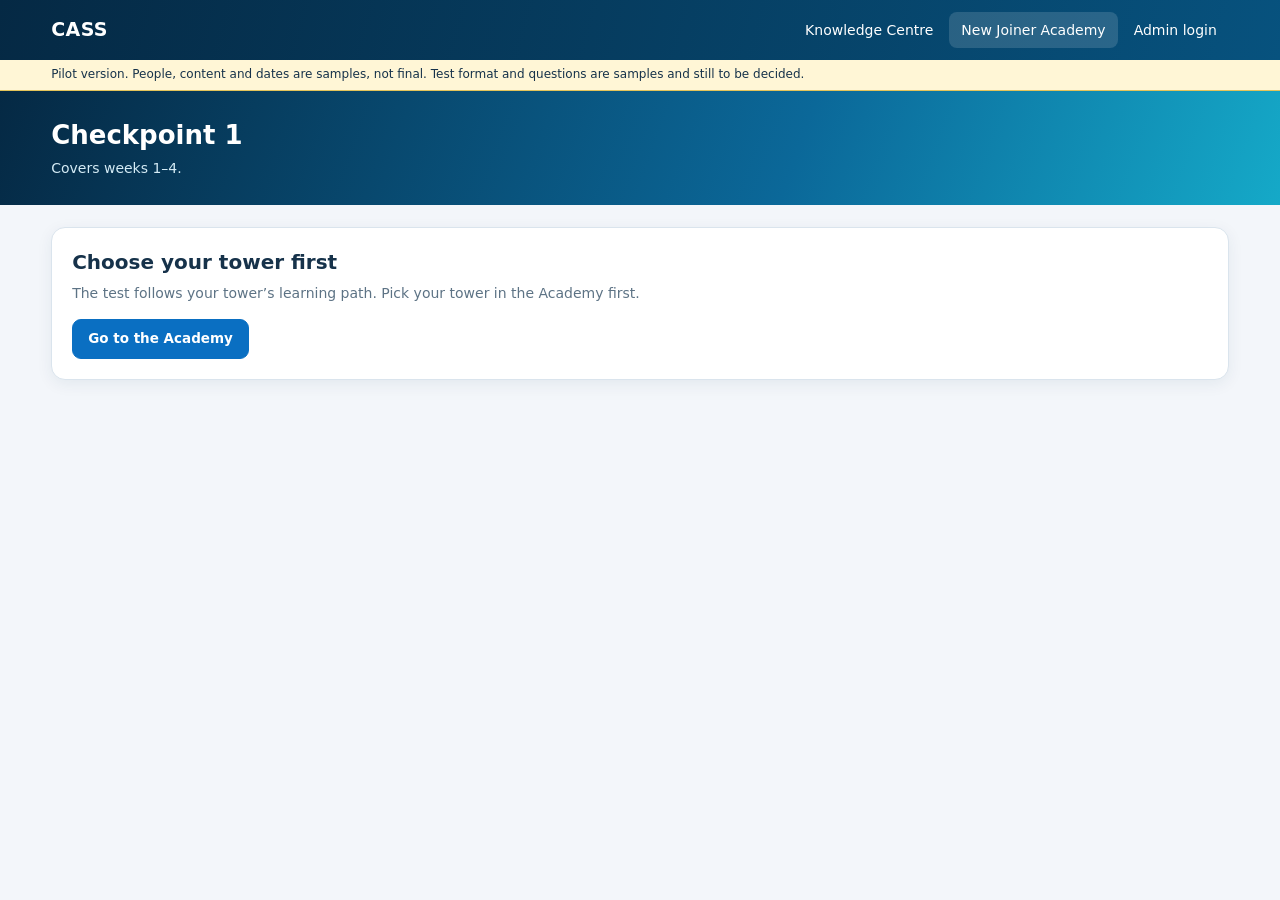
<file: CASS-KM_backup_before_prompt4/academy-test.html>
<!doctype html>
<html lang="en">
<head>
<meta charset="utf-8">
<meta name="viewport" content="width=device-width, initial-scale=1">
<title>CASS Academy Test</title>
<style>
/* One page for every Academy test (cp1, cp2, cp3, final): guards, random question selection, answers, result. Tokens copied from index.html. */
:root{
  --bg:#f3f6fa;--surface:#ffffff;--surface-2:#eef4f9;--ink:#16324a;--muted:#5d7385;--line:#dae4ed;
  --brand:#0a6fc2;--brand-soft:#e5f1fb;--on-brand:#ffffff;--hdr1:#052944;--hdr1b:#07527e;--hdr2:#0b6899;--hdr3:#15a9c8;--hdr-ink:#ffffff;--hdr-muted:#d4ebf5;
  --ok:#1d7f55;--ok-bg:#e3f4ec;
  --partial:#efcf6a;--partial-ink:#7a6210;--partial-bg:#fbf3d6;
  --warn:#9a6411;--warn-bg:#fbf0dc;--none:#7a8896;--none-bg:#edf1f4;--bad:#b42318;--bad-bg:#fdeceb;
  --new:#c2410c;--new-bg:#fdeee5;--lock:#7c3aed;--lock-bg:#f1eafe;--hl:#fff6d6;--hl-line:#e3c35a;--mark:#fdeeb0;
  --t1:#be185d;--t2:#0e7490;--t3:#8a4b14;--t4:#374151;--t-ink:#ffffff;
  --overlay:rgba(5,20,35,.5);--toast-bg:#16324a;--toast-ink:#ffffff;
  --shadow:0 4px 16px rgba(18,59,90,.07);--pop-shadow:0 12px 32px rgba(10,40,70,.18);
  --font:"Segoe UI",system-ui,-apple-system,Arial,sans-serif;
  color-scheme:light;
}
@media (prefers-color-scheme:dark){:root:not([data-theme="light"]){
  --bg:#0c1824;--surface:#122536;--surface-2:#173046;--ink:#e2ecf4;--muted:#9bb0c1;--line:#244059;
  --brand:#4ea9f2;--brand-soft:#173a57;--on-brand:#06223a;--hdr-muted:#c3dfee;
  --ok:#5bd09a;--ok-bg:#163a2b;--partial:#e3c45f;--partial-ink:#efd78c;--partial-bg:#3a3218;
  --warn:#e7b25a;--warn-bg:#3a2d14;--none:#8e9dab;--none-bg:#1e3142;--bad:#f59a8f;--bad-bg:#3d1a17;
  --new:#fb9a5c;--new-bg:#3f2414;--lock:#c4a5ff;--lock-bg:#2c2147;--hl:#2f2a14;--hl-line:#b89a3c;--mark:#5a4a12;
  --t1:#f472b6;--t2:#22d3ee;--t3:#e0a35e;--t4:#cbd5e1;--t-ink:#0c1824;
  --overlay:rgba(0,0,0,.6);--toast-bg:#e2ecf4;--toast-ink:#0c1824;
  --shadow:0 4px 16px rgba(0,0,0,.3);--pop-shadow:0 12px 32px rgba(0,0,0,.5);color-scheme:dark}}
:root[data-theme="dark"]{
  --bg:#0c1824;--surface:#122536;--surface-2:#173046;--ink:#e2ecf4;--muted:#9bb0c1;--line:#244059;
  --brand:#4ea9f2;--brand-soft:#173a57;--on-brand:#06223a;--hdr-muted:#c3dfee;
  --ok:#5bd09a;--ok-bg:#163a2b;--partial:#e3c45f;--partial-ink:#efd78c;--partial-bg:#3a3218;
  --warn:#e7b25a;--warn-bg:#3a2d14;--none:#8e9dab;--none-bg:#1e3142;--bad:#f59a8f;--bad-bg:#3d1a17;
  --new:#fb9a5c;--new-bg:#3f2414;--lock:#c4a5ff;--lock-bg:#2c2147;--hl:#2f2a14;--hl-line:#b89a3c;--mark:#5a4a12;
  --t1:#f472b6;--t2:#22d3ee;--t3:#e0a35e;--t4:#cbd5e1;--t-ink:#0c1824;
  --overlay:rgba(0,0,0,.6);--toast-bg:#e2ecf4;--toast-ink:#0c1824;
  --shadow:0 4px 16px rgba(0,0,0,.3);--pop-shadow:0 12px 32px rgba(0,0,0,.5);color-scheme:dark}
*{box-sizing:border-box}
html{overflow-x:hidden}
body{margin:0;font-family:var(--font);font-size:14px;color:var(--ink);background:var(--bg);line-height:1.45;overflow-x:hidden}
a{color:inherit;text-decoration:none}
button,input,textarea{font:inherit;color:inherit}
:focus-visible{outline:2px solid var(--brand);outline-offset:2px}
h2[tabindex="-1"]:focus,.result[tabindex="-1"]:focus{outline:none}
.top :focus-visible,.hero :focus-visible,.final :focus-visible{outline-color:#ffffff}
.wrap{padding-inline:max(16px,4vw)}
.top{background:linear-gradient(105deg,var(--hdr1),var(--hdr1b));color:var(--hdr-ink);display:flex;align-items:center;justify-content:space-between;gap:12px;flex-wrap:wrap;padding-block:12px}
.brand{font-weight:800;font-size:19px;letter-spacing:.4px;color:var(--hdr-ink)}
.nav{display:flex;gap:4px;flex-wrap:wrap}
.nav a{padding:8px 12px;border-radius:8px;color:var(--hdr-ink)}
.nav a:hover,.nav .on{background:rgba(255,255,255,.14)}
.mock{font-size:12px;background:var(--hl);color:var(--ink);border-bottom:1px solid var(--hl-line);padding-block:6px}
.hero{background:linear-gradient(110deg,var(--hdr1),var(--hdr2) 62%,var(--hdr3));color:var(--hdr-ink);padding-block:26px}
.hero h1{margin:0 0 4px;font-size:26px;text-wrap:balance;overflow-wrap:anywhere}
.hero p{margin:0;color:var(--hdr-muted);max-width:65ch}
.page{padding-block:22px;display:grid;grid-template-columns:minmax(0,1fr);gap:16px}
.panel{background:var(--surface);border:1px solid var(--line);border-radius:14px;box-shadow:var(--shadow);min-width:0}
.pad{padding:20px}
h2{margin:0 0 6px;font-size:20px;text-wrap:balance;overflow-wrap:anywhere}
.sub{color:var(--muted);margin:0;max-width:70ch}
.note{font-size:12px;color:var(--muted);margin:8px 0 0}
.crumb{font-size:12.5px;color:var(--muted);overflow-wrap:anywhere}
.crumb a{color:var(--brand)}
.pill{display:inline-flex;align-items:center;gap:4px;font-size:11.5px;font-weight:700;padding:3px 9px;border-radius:999px;white-space:nowrap;vertical-align:middle}
.tw-1{--tc:var(--t1)}.tw-2{--tc:var(--t2)}.tw-3{--tc:var(--t3)}.tw-4{--tc:var(--t4)}
.pill.tw{background:var(--tc);color:var(--t-ink)}
.tag{display:inline-block;background:var(--surface-2);color:var(--ink);padding:2px 9px;border-radius:999px;font-size:11.5px;font-weight:600;margin:0 4px 2px 0}
.tag.type{background:var(--brand-soft);color:var(--brand)}
.tag.tba{background:var(--warn-bg);color:var(--warn)}
.tag.okt{background:var(--ok-bg);color:var(--ok)}
.btn{display:inline-flex;align-items:center;justify-content:center;text-align:center;background:var(--brand);color:var(--on-brand);border:1px solid var(--brand);padding:9px 15px;border-radius:9px;font-weight:700;cursor:pointer;font-size:13.5px}
.btn:hover{filter:brightness(1.08)}
.btn.ghost{background:var(--surface);color:var(--brand);border-color:var(--line)}
.btn.ghost:hover{background:var(--brand-soft);filter:none}
.btn.sm{padding:6px 12px;font-size:12.5px}
.btn:disabled,.btn[aria-disabled="true"]{background:var(--surface-2);color:var(--muted);border-color:var(--line);cursor:not-allowed;filter:none}
.tlink{border:0;background:none;color:var(--muted);text-decoration:underline;cursor:pointer;font-size:12px;padding:2px 4px}
.tlink:disabled{cursor:not-allowed;opacity:.6;text-decoration:none}
.toast{position:fixed;left:50%;bottom:calc(20px + env(safe-area-inset-bottom,0px));transform:translateX(-50%);background:var(--toast-bg);color:var(--toast-ink);padding:10px 16px;border-radius:9px;z-index:50;font-size:13px;max-width:calc(100% - 32px);box-shadow:var(--pop-shadow)}
.sr{position:absolute;width:1px;height:1px;overflow:hidden;clip:rect(0 0 0 0);white-space:nowrap}
.health{border-left:4px solid var(--new)}
.banner-admin{background:var(--hl);border:1px solid var(--hl-line);border-radius:10px;padding:9px 12px;font-size:13px}
.footnav{display:flex;gap:8px;flex-wrap:wrap;align-items:center;justify-content:space-between}
.actions{display:flex;gap:8px;flex-wrap:wrap;margin-top:16px}
/* progress circle */
.ring{flex:none;display:block}
.ring .rt{fill:none;stroke:var(--line);stroke-width:6}
.ring .rb{fill:none;stroke:var(--brand);stroke-width:6;stroke-linecap:round}
.ring.done .rt,.ring.done .rb{stroke:var(--ok)}
.ring text{fill:var(--ink);font-weight:700;font-variant-numeric:tabular-nums;font-family:var(--font)}
.ring .ck{fill:none;stroke:var(--ok);stroke-width:5;stroke-linecap:round;stroke-linejoin:round}
@media (prefers-reduced-motion:no-preference){.ring .rb{transition:stroke-dasharray .5s ease}}
.q{margin-top:16px;border:0;padding:0;min-width:0;scroll-margin-top:20px}
.q legend{margin:0 0 8px;font-weight:650;font-size:14.5px;padding:0;overflow-wrap:anywhere}
.q label{display:flex;gap:8px;align-items:flex-start;margin:6px 0;padding:9px 11px;border:1px solid var(--line);border-radius:10px;cursor:pointer;background:var(--surface);overflow-wrap:anywhere}
.q label:hover{border-color:var(--brand)}
.q label input{margin-top:3px;accent-color:var(--brand);flex:none}
.q.missing label{border-color:var(--warn)}
.q.right label.sel{background:var(--ok-bg);border-color:var(--ok)}
.q.wrong label.sel{background:var(--bad-bg);border-color:var(--bad)}
.q label.ans{border-color:var(--ok);border-width:2px}
.q .mk{font-weight:700;font-size:12.5px;margin-left:6px}
.q.right .mk{color:var(--ok)}.q.wrong .mk{color:var(--bad)}
.why{font-size:12.5px;margin-top:6px;color:var(--muted)}
.score{font-size:30px;font-weight:800;margin:6px 0}
.score span{font-size:15px;font-weight:600;color:var(--muted)}
.result{border-radius:12px;padding:16px;margin:14px 0 4px;border:1px solid var(--line)}
.result.pass{background:var(--ok-bg);border-color:var(--ok)}
.result.fail{background:var(--warn-bg);border-color:var(--warn)}
.result h2{margin:0}
.msg{font-size:13px;color:var(--warn);font-weight:700;margin:10px 0 0}
.lockline{font-size:12.5px;color:var(--ink);background:var(--warn-bg);border-radius:8px;padding:8px 10px;margin:10px 0 0}
</style>
</head>
<body>
<header class="top wrap"><a class="brand" href="index.html" aria-label="CASS Knowledge Centre home">CASS</a><nav class="nav" aria-label="Main"><a href="index.html">Knowledge Centre</a><a class="on" href="new-joiner-academy.html">New Joiner Academy</a><a href="admin.html">Admin login</a></nav></header>
<div class="mock wrap" id="mockBanner" hidden></div>
<section class="hero wrap"><h1 id="tTitle">New Joiner Academy test</h1><p id="tSub"></p></section>
<main class="page wrap" id="page"><section class="panel pad" id="box"></section></main>
<script src="km-data.js"></script>
<script src="km-boot.js"></script>
<script src="academy-data.js"></script>
<script>
(function(){
'use strict';
const $=id=>document.getElementById(id);
if(!A||!ORDER.length){$('page').innerHTML='<section class="panel pad health" role="alert"><h2>Academy content not available</h2><p class="sub">The content file km-data.js could not be loaded, or it has no Academy tests. Make sure it sits in the same folder as this page.</p></section>';return}
/* While the test format is still open (settings.format says "to be decided"), the banner says the questions are samples. */
academyBanner(/decided|sample/i.test(AS.format||'')||!AS.format?'Test format and questions are samples and still to be decided.':'Progress and test results are saved on this device only.');
const params=new URLSearchParams(location.search);
const id=TESTS[params.get('test')]?params.get('test'):ORDER[0],T=TESTS[id];
const tower=towerFromQuery();
const ADMIN=!!window.KM_PREVIEW&&params.get('as')==='admin';
const BACK='new-joiner-academy.html'+(tower?'#tower-'+slug(tower):'');
const IS_FINAL=id==='final'||(T.weeks||[]).length>=NWEEKS;
const lower=s=>String(s).charAt(0).toLowerCase()+String(s).slice(1);
const shuffle=a=>a.map(x=>[Math.random(),x]).sort((p,q)=>p[0]-q[0]).map(x=>x[1]);

/* ---------- Question types: add a new type here only (for example true/false, short answer or a practical sign-off). ----------
   prepare(q)        -> a copy of q ready to show (e.g. options shuffled, answer index following the shuffle)
   render(q,i)       -> HTML for the answer inputs of question i
   read(block)       -> the answer given, or null when unanswered
   correct(q,ans)    -> true when the answer is right
   reveal(block,q,ans,right) -> mark the answer and show the correct one */
const QTYPES={
  'Multiple choice':{
    prepare(q){const idx=shuffle(q.o.map((_,i)=>i));return Object.assign({},q,{o:idx.map(i=>q.o[i]),a:idx.indexOf(+q.a)})},
    render(q,i){return q.o.map((o,j)=>`<label><input type="radio" name="q${i}" value="${j}"><span>${esc(o)}</span></label>`).join('')},
    read(b){const c=b.querySelector('input:checked');return c?+c.value:null},
    correct(q,ans){return ans===q.a},
    reveal(b,q,ans){b.querySelectorAll('label').forEach((l,j)=>{if(j===ans)l.classList.add('sel');if(j===q.a){l.classList.add('ans');l.insertAdjacentHTML('beforeend','<span class="sr"> (correct answer)</span>')}});b.querySelectorAll('input').forEach(x=>{x.disabled=true})},
    usable(q){return Array.isArray(q.o)&&q.o.length>1&&Number.isInteger(+q.a)&&+q.a>=0&&+q.a<q.o.length}
  }
};
const typeOf=q=>QTYPES[q.qtype||'Multiple choice'];
const usable=q=>{const t=typeOf(q);if(!t){console.warn('[academy] question',q.id,'has an unknown type',q.qtype);return false}return !t.usable||t.usable(q)};

/* From the bank: questions for "All" or this tower, from the weeks the test covers. The final checkpoint takes finalRecentShare from finalRecentWeeks. */
function pick(){
  const pool=BANK.filter(q=>(q.tower==='All'||q.tower===tower)&&(T.weeks||[]).includes(+q.week)&&usable(q));
  const n=Math.min(+T.count||pool.length,pool.length);
  let chosen;
  if(IS_FINAL&&Array.isArray(AS.finalRecentWeeks)&&AS.finalRecentWeeks.length){
    const R=AS.finalRecentWeeks.map(Number),recent=shuffle(pool.filter(q=>R.includes(+q.week))),older=shuffle(pool.filter(q=>!R.includes(+q.week)));
    let nr=Math.min(recent.length,Math.round(n*(+AS.finalRecentShare||0)));
    const no=Math.min(older.length,n-nr);nr=Math.min(recent.length,n-no);
    chosen=[...recent.slice(0,nr),...older.slice(0,no)];
  } else chosen=shuffle(pool).slice(0,n);
  return shuffle(chosen).map(q=>typeOf(q).prepare(q));
}
const coversText=()=>lower(T.covers||'');
const lockText=()=>!AS.lockAfterCheckpoint?'':(IS_FINAL?'Taking this test locks every week.':'Taking this test locks '+coversText()+', so their progress can no longer be changed.');
function guard(title,msg){$('box').innerHTML=`<h2>${esc(title)}</h2><p class="sub">${esc(msg)}</p><div class="actions"><a class="btn" href="${BACK}">${tower?'Back to my journey':'Go to the Academy'}</a></div>`}
let picked=[];
function start(){
  $('tTitle').textContent=T.title+(tower?' · '+tower:'');$('tSub').textContent='Covers '+coversText()+'.';
  document.title=T.title+' · CASS Academy';
  if(!tower)return guard('Choose your tower first','The test follows your tower’s learning path. Pick your tower in the Academy first.');
  const done=doneOf(tower),st=testOpen(T,done,tower);
  if(!st.open&&!ADMIN)return guard('This test is locked',st.why);
  picked=pick();
  if(!picked.length)return guard('No questions yet','An admin adds questions for this test.');
  const prev=result(tower,id);
  $('box').innerHTML=`${ADMIN?'<div class="banner-admin" style="margin-bottom:12px">Admin preview: this test is shown even if it would be locked for a new joiner. The result is saved for this browser only.</div>':''}
  <h2>${esc(T.title)} · ${esc(tower)}</h2>
  <p class="sub" style="margin-top:6px"><span class="tag">${picked.length} question${picked.length===1?'':'s'}</span><span class="tag">Pass mark ${esc(AS.passMark)}%</span><span class="tag">Covers ${esc(coversText())}</span></p>
  ${prev?`<p class="note">Your last result: ${prev.passed?'Passed':'Not passed yet'} · ${esc(prev.score)}% · ${esc(prev.date)}. You can retake the test with new questions.</p>`:''}
  ${lockText()?`<p class="lockline">${esc(lockText())}</p>`:''}
  <div id="resultSlot" role="status" aria-live="polite"></div>
  <form id="f" novalidate>${picked.map((q,i)=>`<fieldset class="q" data-i="${i}" id="qb${i}"><legend>${i+1}. ${esc(q.q)} <span class="tag">Week ${esc(q.week)}</span><span class="mk"></span></legend>${typeOf(q).render(q,i)}<div class="why" hidden></div></fieldset>`).join('')}
  <p class="msg" id="msg" role="alert"></p>
  <div class="actions"><button type="submit" class="btn" id="submitBtn">Submit answers</button><a class="btn ghost" href="${BACK}">Back to my journey</a></div>
  <p class="note">Sample questions. The real questions and test format (${esc(AS.format||'to be decided')}) will be set by the admin later.</p></form>`;
  $('f').addEventListener('submit',submit);
  $('f').addEventListener('change',e=>{const b=e.target.closest('.q');if(b)b.classList.remove('missing')});
}
function submit(e){
  e.preventDefault();
  const blocks=[...document.querySelectorAll('.q')];
  const answers=blocks.map((b,i)=>typeOf(picked[i]).read(b));
  const missing=blocks.filter((b,i)=>answers[i]===null);
  blocks.forEach(b=>b.classList.toggle('missing',missing.includes(b)));
  if(missing.length){$('msg').textContent='Answer all questions first. '+missing.length+' left.';missing[0].scrollIntoView({block:'center'});const f=missing[0].querySelector('input');if(f)f.focus({preventScroll:true});return}
  $('msg').textContent='';
  let ok=0;const review=[];
  blocks.forEach((b,i)=>{const q=picked[i],t=typeOf(q),ans=answers[i],right=t.correct(q,ans);if(right)ok++;else review.push(+q.week);
    b.classList.add(right?'right':'wrong');b.querySelector('.mk').textContent=right?'Correct':'Not quite';t.reveal(b,q,ans,right);
    const w=b.querySelector('.why');w.hidden=false;w.textContent=(right?'Correct. ':'Not quite. ')+(q.why||'')});
  const score=Math.round(ok/picked.length*100),passed=score>=(+AS.passMark||0);
  store.set('acadTest-'+tower+'-'+id,{score,passed,date:fmtDate(new Date())});
  const weeks=[...new Set(review)].sort((a,b)=>a-b);
  const lockMsg=!AS.lockAfterCheckpoint?'':(IS_FINAL?'Every week is now locked.':(T.covers||'The weeks this test covers')+' are now locked.');
  $('resultSlot').innerHTML=`<div class="result ${passed?'pass':'fail'}" id="result" tabindex="-1"><h2>${passed?'Passed':'Not passed yet'}</h2><div class="score">${score}% <span>${ok} of ${picked.length} correct</span></div>
   <p class="sub">${passed?'Well done.':'The pass mark is '+esc(AS.passMark)+'%.'} ${weeks.length?'Revisit week'+(weeks.length>1?'s ':' ')+weeks.join(', ')+' in the Knowledge Centre.':''} ${esc(lockMsg)}</p>
   <div class="actions"><a class="btn" href="${BACK}">Back to my journey</a><a class="btn ghost" href="academy-test.html?test=${encodeURIComponent(id)}&tower=${encodeURIComponent(slug(tower))}${ADMIN?'&as=admin':''}">Retake with new questions</a></div></div>`;
  $('submitBtn').hidden=true;
  const r=$('result');r.scrollIntoView({block:'start'});r.focus({preventScroll:true});
}
start();
})();
</script>
</body>
</html>
</file>
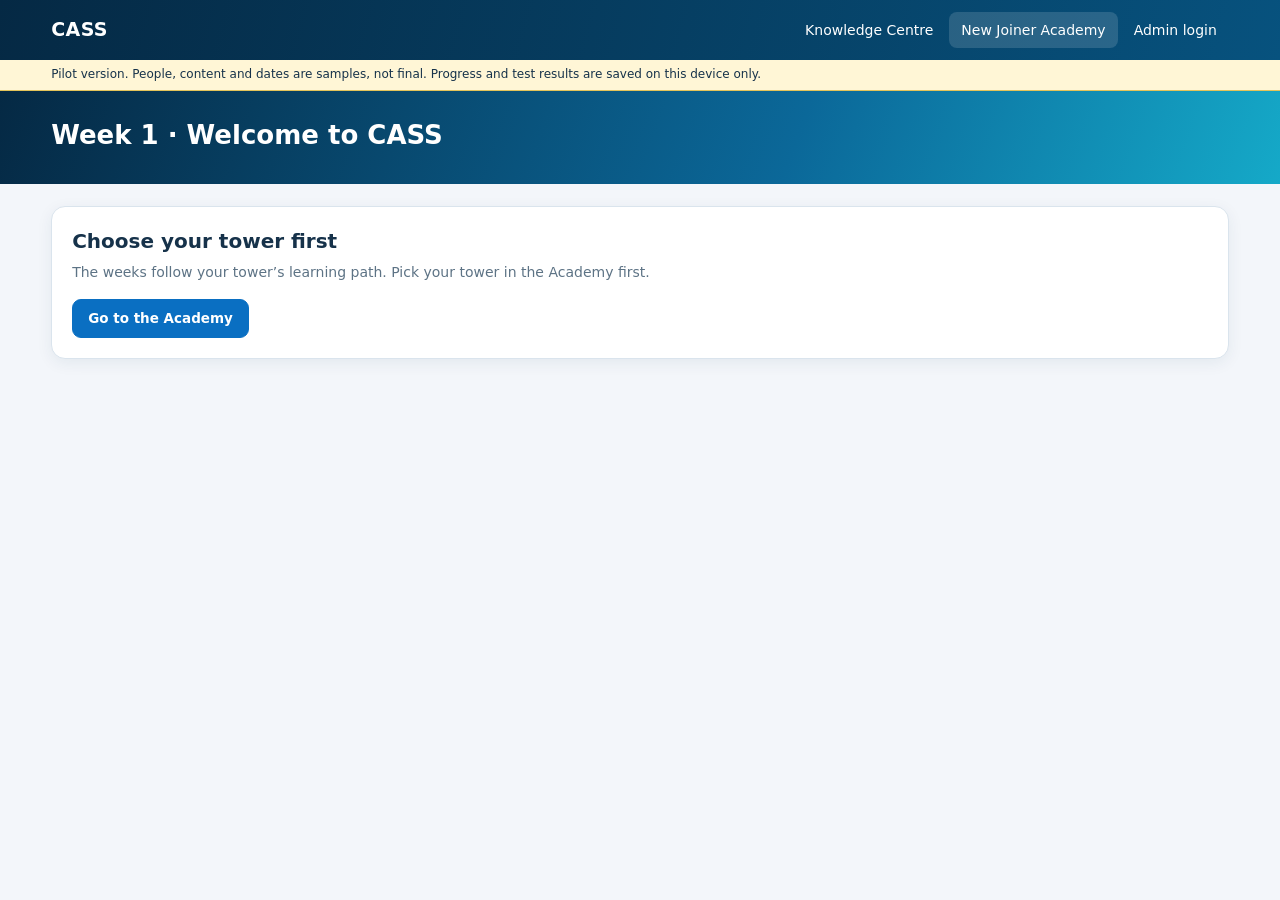
<file: CASS-KM_backup_before_prompt4/academy-week.html>
<!doctype html>
<html lang="en">
<head>
<meta charset="utf-8">
<meta name="viewport" content="width=device-width, initial-scale=1">
<title>CASS Academy Week</title>
<style>
/* One week of the New Joiner Academy for one tower: progress circle, goals, materials (open, then mark as finished), week status and footer navigation. Tokens copied from index.html. */
:root{
  --bg:#f3f6fa;--surface:#ffffff;--surface-2:#eef4f9;--ink:#16324a;--muted:#5d7385;--line:#dae4ed;
  --brand:#0a6fc2;--brand-soft:#e5f1fb;--on-brand:#ffffff;--hdr1:#052944;--hdr1b:#07527e;--hdr2:#0b6899;--hdr3:#15a9c8;--hdr-ink:#ffffff;--hdr-muted:#d4ebf5;
  --ok:#1d7f55;--ok-bg:#e3f4ec;
  --partial:#efcf6a;--partial-ink:#7a6210;--partial-bg:#fbf3d6;
  --warn:#9a6411;--warn-bg:#fbf0dc;--none:#7a8896;--none-bg:#edf1f4;--bad:#b42318;--bad-bg:#fdeceb;
  --new:#c2410c;--new-bg:#fdeee5;--lock:#7c3aed;--lock-bg:#f1eafe;--hl:#fff6d6;--hl-line:#e3c35a;--mark:#fdeeb0;
  --t1:#be185d;--t2:#0e7490;--t3:#8a4b14;--t4:#374151;--t-ink:#ffffff;
  --overlay:rgba(5,20,35,.5);--toast-bg:#16324a;--toast-ink:#ffffff;
  --shadow:0 4px 16px rgba(18,59,90,.07);--pop-shadow:0 12px 32px rgba(10,40,70,.18);
  --font:"Segoe UI",system-ui,-apple-system,Arial,sans-serif;
  color-scheme:light;
}
@media (prefers-color-scheme:dark){:root:not([data-theme="light"]){
  --bg:#0c1824;--surface:#122536;--surface-2:#173046;--ink:#e2ecf4;--muted:#9bb0c1;--line:#244059;
  --brand:#4ea9f2;--brand-soft:#173a57;--on-brand:#06223a;--hdr-muted:#c3dfee;
  --ok:#5bd09a;--ok-bg:#163a2b;--partial:#e3c45f;--partial-ink:#efd78c;--partial-bg:#3a3218;
  --warn:#e7b25a;--warn-bg:#3a2d14;--none:#8e9dab;--none-bg:#1e3142;--bad:#f59a8f;--bad-bg:#3d1a17;
  --new:#fb9a5c;--new-bg:#3f2414;--lock:#c4a5ff;--lock-bg:#2c2147;--hl:#2f2a14;--hl-line:#b89a3c;--mark:#5a4a12;
  --t1:#f472b6;--t2:#22d3ee;--t3:#e0a35e;--t4:#cbd5e1;--t-ink:#0c1824;
  --overlay:rgba(0,0,0,.6);--toast-bg:#e2ecf4;--toast-ink:#0c1824;
  --shadow:0 4px 16px rgba(0,0,0,.3);--pop-shadow:0 12px 32px rgba(0,0,0,.5);color-scheme:dark}}
:root[data-theme="dark"]{
  --bg:#0c1824;--surface:#122536;--surface-2:#173046;--ink:#e2ecf4;--muted:#9bb0c1;--line:#244059;
  --brand:#4ea9f2;--brand-soft:#173a57;--on-brand:#06223a;--hdr-muted:#c3dfee;
  --ok:#5bd09a;--ok-bg:#163a2b;--partial:#e3c45f;--partial-ink:#efd78c;--partial-bg:#3a3218;
  --warn:#e7b25a;--warn-bg:#3a2d14;--none:#8e9dab;--none-bg:#1e3142;--bad:#f59a8f;--bad-bg:#3d1a17;
  --new:#fb9a5c;--new-bg:#3f2414;--lock:#c4a5ff;--lock-bg:#2c2147;--hl:#2f2a14;--hl-line:#b89a3c;--mark:#5a4a12;
  --t1:#f472b6;--t2:#22d3ee;--t3:#e0a35e;--t4:#cbd5e1;--t-ink:#0c1824;
  --overlay:rgba(0,0,0,.6);--toast-bg:#e2ecf4;--toast-ink:#0c1824;
  --shadow:0 4px 16px rgba(0,0,0,.3);--pop-shadow:0 12px 32px rgba(0,0,0,.5);color-scheme:dark}
*{box-sizing:border-box}
html{overflow-x:hidden}
body{margin:0;font-family:var(--font);font-size:14px;color:var(--ink);background:var(--bg);line-height:1.45;overflow-x:hidden}
a{color:inherit;text-decoration:none}
button,input,textarea{font:inherit;color:inherit}
:focus-visible{outline:2px solid var(--brand);outline-offset:2px}
h2[tabindex="-1"]:focus,.result[tabindex="-1"]:focus{outline:none}
.top :focus-visible,.hero :focus-visible,.final :focus-visible{outline-color:#ffffff}
.wrap{padding-inline:max(16px,4vw)}
.top{background:linear-gradient(105deg,var(--hdr1),var(--hdr1b));color:var(--hdr-ink);display:flex;align-items:center;justify-content:space-between;gap:12px;flex-wrap:wrap;padding-block:12px}
.brand{font-weight:800;font-size:19px;letter-spacing:.4px;color:var(--hdr-ink)}
.nav{display:flex;gap:4px;flex-wrap:wrap}
.nav a{padding:8px 12px;border-radius:8px;color:var(--hdr-ink)}
.nav a:hover,.nav .on{background:rgba(255,255,255,.14)}
.mock{font-size:12px;background:var(--hl);color:var(--ink);border-bottom:1px solid var(--hl-line);padding-block:6px}
.hero{background:linear-gradient(110deg,var(--hdr1),var(--hdr2) 62%,var(--hdr3));color:var(--hdr-ink);padding-block:26px}
.hero h1{margin:0 0 4px;font-size:26px;text-wrap:balance;overflow-wrap:anywhere}
.hero p{margin:0;color:var(--hdr-muted);max-width:65ch}
.page{padding-block:22px;display:grid;grid-template-columns:minmax(0,1fr);gap:16px}
.panel{background:var(--surface);border:1px solid var(--line);border-radius:14px;box-shadow:var(--shadow);min-width:0}
.pad{padding:20px}
h2{margin:0 0 6px;font-size:20px;text-wrap:balance;overflow-wrap:anywhere}
.sub{color:var(--muted);margin:0;max-width:70ch}
.note{font-size:12px;color:var(--muted);margin:8px 0 0}
.crumb{font-size:12.5px;color:var(--muted);overflow-wrap:anywhere}
.crumb a{color:var(--brand)}
.pill{display:inline-flex;align-items:center;gap:4px;font-size:11.5px;font-weight:700;padding:3px 9px;border-radius:999px;white-space:nowrap;vertical-align:middle}
.tw-1{--tc:var(--t1)}.tw-2{--tc:var(--t2)}.tw-3{--tc:var(--t3)}.tw-4{--tc:var(--t4)}
.pill.tw{background:var(--tc);color:var(--t-ink)}
.tag{display:inline-block;background:var(--surface-2);color:var(--ink);padding:2px 9px;border-radius:999px;font-size:11.5px;font-weight:600;margin:0 4px 2px 0}
.tag.type{background:var(--brand-soft);color:var(--brand)}
.tag.tba{background:var(--warn-bg);color:var(--warn)}
.tag.okt{background:var(--ok-bg);color:var(--ok)}
.btn{display:inline-flex;align-items:center;justify-content:center;text-align:center;background:var(--brand);color:var(--on-brand);border:1px solid var(--brand);padding:9px 15px;border-radius:9px;font-weight:700;cursor:pointer;font-size:13.5px}
.btn:hover{filter:brightness(1.08)}
.btn.ghost{background:var(--surface);color:var(--brand);border-color:var(--line)}
.btn.ghost:hover{background:var(--brand-soft);filter:none}
.btn.sm{padding:6px 12px;font-size:12.5px}
.btn:disabled,.btn[aria-disabled="true"]{background:var(--surface-2);color:var(--muted);border-color:var(--line);cursor:not-allowed;filter:none}
.tlink{border:0;background:none;color:var(--muted);text-decoration:underline;cursor:pointer;font-size:12px;padding:2px 4px}
.tlink:disabled{cursor:not-allowed;opacity:.6;text-decoration:none}
.toast{position:fixed;left:50%;bottom:calc(20px + env(safe-area-inset-bottom,0px));transform:translateX(-50%);background:var(--toast-bg);color:var(--toast-ink);padding:10px 16px;border-radius:9px;z-index:50;font-size:13px;max-width:calc(100% - 32px);box-shadow:var(--pop-shadow)}
.sr{position:absolute;width:1px;height:1px;overflow:hidden;clip:rect(0 0 0 0);white-space:nowrap}
.health{border-left:4px solid var(--new)}
.banner-admin{background:var(--hl);border:1px solid var(--hl-line);border-radius:10px;padding:9px 12px;font-size:13px}
.footnav{display:flex;gap:8px;flex-wrap:wrap;align-items:center;justify-content:space-between}
.actions{display:flex;gap:8px;flex-wrap:wrap;margin-top:16px}
/* progress circle */
.ring{flex:none;display:block}
.ring .rt{fill:none;stroke:var(--line);stroke-width:6}
.ring .rb{fill:none;stroke:var(--brand);stroke-width:6;stroke-linecap:round}
.ring.done .rt,.ring.done .rb{stroke:var(--ok)}
.ring text{fill:var(--ink);font-weight:700;font-variant-numeric:tabular-nums;font-family:var(--font)}
.ring .ck{fill:none;stroke:var(--ok);stroke-width:5;stroke-linecap:round;stroke-linejoin:round}
@media (prefers-reduced-motion:no-preference){.ring .rb{transition:stroke-dasharray .5s ease}}
.prog{display:flex;gap:16px;align-items:center;flex-wrap:wrap}
.prog>div{flex:1;min-width:200px}
.goals{margin:8px 0 0;padding-left:20px;display:grid;gap:4px}
.mats{display:grid;gap:10px;margin-top:12px}
.mat{display:grid;grid-template-columns:auto minmax(0,1fr) auto;gap:12px;align-items:center;border:1px solid var(--line);border-radius:12px;padding:12px 14px;background:var(--surface)}
.mat.fin{border-color:var(--ok)}
.mat.tba{opacity:.62;background:var(--surface-2);box-shadow:none}
.mat h3{margin:4px 0 2px;font-size:14.5px;overflow-wrap:anywhere}
.mat p{margin:0;color:var(--muted);font-size:12.5px}
.mstat{width:30px;height:30px;border-radius:50%;border:2px solid var(--line);display:grid;place-items:center;flex:none;background:transparent}
.mstat.opened{border-color:var(--brand);border-style:dashed}
.mstat.fin{background:var(--ok);border-color:var(--ok)}
.mstat svg{width:16px;height:16px;stroke:#ffffff;fill:none;stroke-width:3;stroke-linecap:round;stroke-linejoin:round}
.macts{display:flex;gap:6px;flex-wrap:wrap;justify-content:flex-end;align-items:center}
.openbtn{border:1px solid var(--brand);background:var(--surface);color:var(--brand);padding:7px 13px;border-radius:9px;font-weight:700;cursor:pointer;white-space:nowrap;display:inline-block;font-size:13px}
.openbtn:hover{background:var(--brand-soft)}
.openbtn:disabled{border-color:var(--line);color:var(--muted);cursor:not-allowed;background:var(--surface-2)}
.okt{color:var(--ok);font-weight:700;font-size:12.5px;white-space:nowrap}
.frozenmsg{color:var(--ok);font-weight:600;font-size:12.5px;margin:10px 0 0}
.donebar{display:flex;gap:12px;align-items:center;flex-wrap:wrap}
.donebar>div{flex:1;min-width:220px}
.overlay{position:fixed;inset:0;background:var(--overlay);display:grid;place-items:center;padding:16px;z-index:30}
.dlg{background:var(--surface);border:1px solid var(--line);border-radius:14px;max-width:520px;width:100%;max-height:calc(100vh - 32px);overflow:auto;padding:22px;box-shadow:var(--pop-shadow);display:grid;gap:10px}
.dlg h2{margin:0}
@media (max-width:600px){.mat{grid-template-columns:auto minmax(0,1fr)}.macts{grid-column:1/-1;justify-content:flex-start}}
</style>
</head>
<body>
<header class="top wrap"><a class="brand" href="index.html" aria-label="CASS Knowledge Centre home">CASS</a><nav class="nav" aria-label="Main"><a href="index.html">Knowledge Centre</a><a class="on" href="new-joiner-academy.html">New Joiner Academy</a><a href="admin.html">Admin login</a></nav></header>
<div class="mock wrap" id="mockBanner" hidden></div>
<section class="hero wrap"><h1 id="wTitle">New Joiner Academy</h1><p id="wSub"></p></section>
<main class="page wrap" id="page"></main>
<div id="ovRoot"></div>
<div class="toast" id="toast" role="status" aria-live="polite" hidden></div>
<script src="km-data.js"></script>
<script src="km-boot.js"></script>
<script src="academy-data.js"></script>
<script>
(function(){
'use strict';
const $=id=>document.getElementById(id);
if(!A||!NWEEKS){$('page').innerHTML='<section class="panel pad health" role="alert"><h2>Academy content not available</h2><p class="sub">The content file km-data.js could not be loaded, or it has no Academy content. Make sure it sits in the same folder as this page.</p></section>';return}
academyBanner('Progress and test results are saved on this device only.');
function toast(m){const t=$('toast');t.textContent=m;t.hidden=false;clearTimeout(t._h);t._h=setTimeout(()=>{t.hidden=true},2800)}
const params=new URLSearchParams(location.search);
const first=WEEKS[0].n,last=WEEKS[NWEEKS-1].n;
const n=Math.min(last,Math.max(first,parseInt(params.get('week'),10)||first));
const tower=towerFromQuery();
const ADMIN=!!window.KM_PREVIEW&&params.get('as')==='admin';   /* admin preview: show the week even if it is still locked */
const W=WEEKS.find(x=>x.n===n)||WEEKS[0];
const BACK='new-joiner-academy.html'+(tower?'#tower-'+slug(tower):'');
const qs=k=>'academy-week.html?week='+k+'&tower='+encodeURIComponent(slug(tower))+(ADMIN?'&as=admin':'');
let mats=[];
function stop(title,msg,btn){
  $('wTitle').textContent='Week '+n+' · '+W.title;$('wSub').textContent=tower?tower:'';
  $('page').innerHTML=`<section class="panel pad"><h2>${esc(title)}</h2><p class="sub">${esc(msg)}</p><div class="actions"><a class="btn" href="${BACK}">${esc(btn)}</a></div></section>`;
}
function matRow(m,i,P,I){
  const fin=P.fin.includes(m.id),opened=P.opn.includes(m.id)||fin,frozen=I.frozen,change=!frozen&&canChange(n,tower);
  const href=safeHref(m.href);
  const st=`<span class="mstat ${fin?'fin':(opened?'opened':'')}" aria-hidden="true">${fin?CHECK_SVG:''}</span>`;
  const state=m.tba?'':fin?'<span class="tag okt">Finished</span>':opened?'<span class="tag" style="background:var(--brand-soft);color:var(--brand)">Opened</span>':'';
  const tags=`<span class="tag type">${esc(m.type)}</span><span class="tag">${esc(m.time)}</span>${m.tba?'<span class="tag tba">To be added</span>':''}${state}`;
  const open=href?`<a class="openbtn" href="${esc(href)}" data-open="${esc(m.id)}">Open in Knowledge Centre →</a>`:`<button type="button" class="openbtn" data-prev="${i}" aria-haspopup="dialog">Open</button>`;
  let acts='';
  if(m.tba)acts='<button type="button" class="openbtn" disabled>To be added</button>';
  else if(fin)acts=`<span class="okt">✓ Finished</span>${open}${change?`<button type="button" class="tlink" data-unfin="${esc(m.id)}" aria-label="Undo finished: ${esc(m.title)}">Undo</button>`:''}`;
  else acts=`${open}${opened&&!frozen?`<button type="button" class="btn sm" data-fin="${esc(m.id)}">Mark as finished</button>`:''}`;
  return `<div class="mat ${fin?'fin':''} ${m.tba?'tba':''}">${st}<div><div>${tags}</div><h3>${esc(m.title)}</h3><p>${esc(m.desc)}</p></div><div class="macts">${acts}</div></div>`;
}
function render(focusSel){
  if(!tower)return stop('Choose your tower first','The weeks follow your tower’s learning path. Pick your tower in the Academy first.','Go to the Academy');
  const Wk=weekInfo(tower),done=Wk.done,P=Wk.P,I=Wk.info[n];
  const reason=ADMIN?'':lockReason(n,done,tower);
  if(reason)return stop('This week is locked',`${reason.replace(' to open this week.','')} to open week ${n}.`,'Back to my journey');
  const complete=done.includes(n),frozen=I.frozen;
  document.title='Week '+n+' · '+W.title+' · CASS Academy';
  $('wTitle').textContent='Week '+n+' · '+W.title;
  $('wSub').innerHTML=`${esc(W.desc)} <span class="tag" style="background:rgba(255,255,255,.16);color:var(--hdr-ink)">About ${esc(W.hours)}</span><span class="tag" style="background:rgba(255,255,255,.16);color:var(--hdr-ink)">${esc(tower)}</span>`;
  mats=materialsFor(n,tower);
  const C=(A.weekContent&&A.weekContent[n])||{goals:[]};
  const nextOpen=n<last&&(ADMIN||unlocked(n+1,done,tower));
  const p=I.total?I.fin/I.total:0;
  const rg=ring(p,84,I.total?I.fin+'/'+I.total:'–',complete?'done':'',`Week ${n}: `+(I.total?`${I.fin} of ${I.total} materials finished`:'no materials to finish')+(complete?', week complete':''));
  const track=I.total?`${I.fin} of ${I.total} materials finished`:(complete?'Week marked as done':'Nothing to finish yet');
  const change=!frozen&&canChange(n,tower);
  let tail='';
  if(I.manual){
    tail=`<div><h2 style="margin:0 0 4px">${complete?'Week '+n+' is complete':'Nothing to finish yet'}</h2><p class="sub">The materials for this week are still to be added, so there is nothing to finish yet.${complete?(frozen?' Locked because a checkpoint covering this week has been taken.':' You marked this week as done.'):''}</p></div>`+
      (complete?(frozen?'':`<button type="button" class="btn ghost" id="manUndo" ${change?'':'disabled title="Later progress or a checkpoint stops this from being undone."'}>Undo</button>`):`<button type="button" class="btn" id="manDone">Mark week ${n} as done</button>`);
  } else {
    const msgDone=frozen?'Locked because a checkpoint covering this week has been taken.':(n<last?(nextOpen?'Week '+(n+1)+' is open.':'Week '+(n+1)+' stays locked until the checkpoint rule is met.'):'Take Checkpoint 3 and the final checkpoint from your journey page.');
    const msgTodo=AS.lockWeeksInOrder?'When every material is finished, the circle completes and '+(n<last?'week '+(n+1)+' opens.':'Checkpoint 3 opens.'):'Finish every material to complete this week.';
    tail=`<div><h2 style="margin:0 0 4px">${complete?'Week '+n+' is complete':'Open each material, then mark it as finished'}</h2><p class="sub">${complete?msgDone:msgTodo}</p></div>`;
  }
  const totalMin=mats.length;
  $('page').innerHTML=`${ADMIN?'<div class="banner-admin">Admin preview: this week is shown even if it would be locked for a new joiner. Progress you make here is saved for this browser only.</div>':''}
  <div class="crumb"><a href="${BACK}">My onboarding journey</a> › ${esc(tower)} › Week ${n}</div>
  <section class="panel pad" aria-labelledby="progH"><div class="prog">${rg}<div><h2 id="progH" style="margin:0 0 4px">Your progress</h2><p class="sub" id="progText">${track}${complete?' · week complete':''}.</p></div></div></section>
  <section class="panel pad"><h2>What you will learn</h2>${(C.goals||[]).length?`<ul class="goals">${C.goals.map(g=>'<li>'+esc(g)+'</li>').join('')}</ul>`:'<p class="sub">Goals to be added.</p>'}</section>
  <section class="panel pad"><h2>Materials for this week</h2><p class="sub">${totalMin} material${totalMin===1?'':'s'} · about ${esc(W.hours)} in total. Open a material, read or watch it, then mark it as finished. The check symbol and the circle update as you go.</p>
   ${frozen?'<p class="frozenmsg">Completed. Locked because a checkpoint covering this week has been taken.</p>':''}
   <div class="mats">${mats.map((m,i)=>matRow(m,i,P,I)).join('')||'<p class="sub">No materials yet.</p>'}</div></section>
  <section class="panel pad"><div class="donebar">${tail}</div></section>
  <nav class="footnav" aria-label="Weeks"><span>${n>first?`<a class="btn ghost" href="${qs(n-1)}">← Week ${n-1}</a>`:''}</span><a class="btn ghost" href="${BACK}">Back to my journey</a><span>${n<last?(nextOpen?`<a class="btn" href="${qs(n+1)}">Week ${n+1} →</a>`:`<button type="button" class="btn" disabled>Week ${n+1} · locked</button>`):''}</span></nav>`;
  if(focusSel){const el=document.querySelector(focusSel);if(el)el.focus()}
}
function finish(id){
  const before=doneOf(tower).includes(n);
  if(!setFinished(tower,n,id,true,ADMIN)){toast('This week is locked.');return}
  const after=doneOf(tower).includes(n);
  render(`[data-unfin="${CSS.escape(id)}"],[data-open="${CSS.escape(id)}"],[data-prev]`);
  if(after&&!before)toast(n<last?(unlocked(n+1,doneOf(tower),tower)?'Week '+(n+1)+' is now open.':'Week '+n+' complete. Week '+(n+1)+' stays locked until the checkpoint rule is met.'):'Week '+n+' complete. Checkpoint 3 is now open.');
  else toast('Marked as finished.');
}
document.addEventListener('click',e=>{
  const b=e.target.closest('button,a');if(!b)return;
  if(b.disabled||b.getAttribute('aria-disabled')==='true'){e.preventDefault();return}
  if(b.dataset.open){markOpened(tower,b.dataset.open)}
  else if(b.dataset.fin){finish(b.dataset.fin)}
  else if(b.dataset.unfin){if(setFinished(tower,n,b.dataset.unfin,false)){render('#progText');toast('Marked as not finished.')}else toast('This can no longer be undone.')}
  else if(b.id==='manDone'){if(setManual(tower,n,true,ADMIN)){render('#manUndo');toast(n<last?'Week '+(n+1)+' is now open.':'Checkpoint 3 is now open.')}}
  else if(b.id==='manUndo'){if(setManual(tower,n,false))render('#manDone');else toast('This can no longer be undone.')}
  else if(b.dataset.prev!==undefined)openPrev(mats[+b.dataset.prev],b);
});
/* Placeholder dialog for materials without a link. Opening it counts as opening the material. */
function openPrev(m,opener){
  if(!m||m.tba)return;
  markOpened(tower,m.id);
  const P=prog(tower),fin=P.fin.includes(m.id),I=weekInfo(tower).info[n];
  const o=document.createElement('div');o.className='overlay';
  o.innerHTML=`<div class="dlg" role="dialog" aria-modal="true" aria-labelledby="dT" aria-describedby="dD"><div><span class="tag type">${esc(m.type)}</span><span class="tag">${esc(m.time)}</span></div><h2 id="dT" tabindex="-1">${esc(m.title)}</h2><p class="sub" id="dD">${esc(m.desc)}</p><p class="sub">This is placeholder content for the mockup. In the live version this opens the real file in Microsoft Loop or SharePoint, or a Knowledge Centre item.</p><div class="macts" style="justify-content:flex-start"><button type="button" class="btn ghost" id="dlgClose">Close</button>${fin||I.frozen?'':'<button type="button" class="btn" id="dlgFin">I have finished this</button>'}</div></div>`;
  $('ovRoot').appendChild(o);
  const idx=mats.indexOf(m);
  const close=fn=>{o.remove();document.removeEventListener('keydown',key,true);if(fn)finish(m.id);else render();const nb=document.querySelector(`[data-prev="${idx}"]`);if(nb)nb.focus()};
  const key=ev=>{if(ev.key==='Escape'){ev.preventDefault();close(false)}else if(ev.key==='Tab'){const f=[...o.querySelectorAll('button')];if(!f.length)return;const a=f[0],z=f[f.length-1];if(ev.shiftKey&&(document.activeElement===a||document.activeElement.id==='dT')){ev.preventDefault();z.focus()}else if(!ev.shiftKey&&document.activeElement===z){ev.preventDefault();a.focus()}}};
  document.addEventListener('keydown',key,true);
  o.addEventListener('click',ev=>{if(ev.target===o||ev.target.id==='dlgClose')close(false);else if(ev.target.id==='dlgFin')close(true)});
  $('dT').focus();
}
render();
})();
</script>
</body>
</html>
</file>
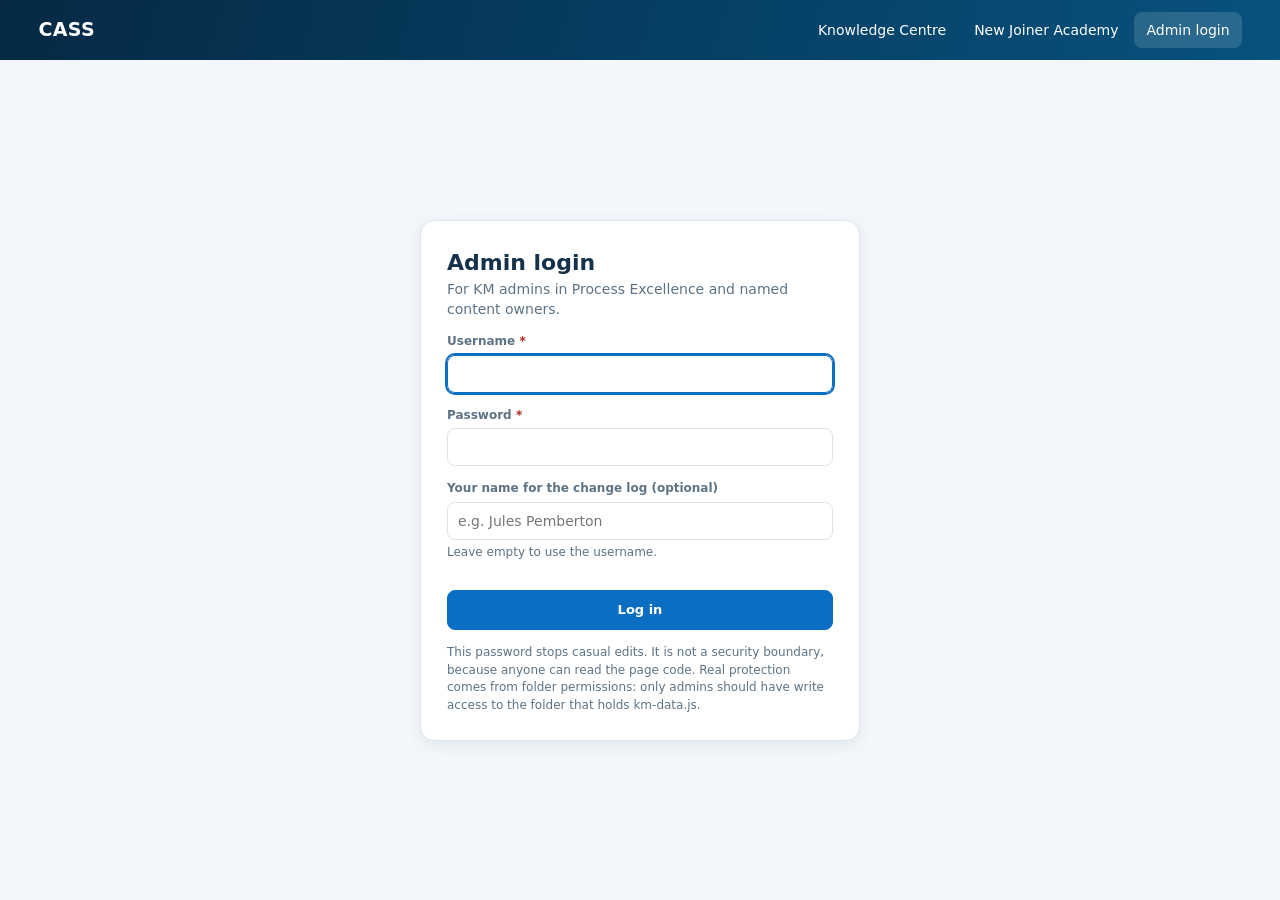
<file: CASS-KM_backup_before_prompt4/admin.html>
<!doctype html>
<html lang="en"><head><meta charset="utf-8"><meta name="viewport" content="width=device-width,initial-scale=1,viewport-fit=cover">
<title>CASS Admin</title>
<style>
/* Admin page for the CASS Knowledge Centre. Same design tokens as index.html. */
:root{
  --bg:#f3f6fa;--surface:#ffffff;--surface-2:#eef4f9;--ink:#16324a;--muted:#5d7385;--line:#dae4ed;
  --brand:#0a6fc2;--brand-soft:#e5f1fb;--on-brand:#ffffff;--hdr1:#052944;--hdr-ink:#ffffff;--hdr-muted:#d4ebf5;
  --ok:#1d7f55;--ok-bg:#e3f4ec;--partial:#efcf6a;--partial-ink:#7a6210;--partial-bg:#fbf3d6;
  --warn:#9a6411;--warn-bg:#fbf0dc;--none:#7a8896;--none-bg:#edf1f4;--bad:#b42318;--bad-bg:#fdeceb;
  --new:#c2410c;--new-bg:#fdeee5;--lock:#7c3aed;--lock-bg:#f1eafe;--hl:#fff6d6;--hl-line:#e3c35a;
  --t1:#be185d;--t2:#0e7490;--t3:#8a4b14;--t4:#374151;--t-ink:#ffffff;
  --shadow:0 4px 16px rgba(18,59,90,.07);--pop-shadow:0 12px 32px rgba(10,40,70,.18);
  --font:"Segoe UI",system-ui,-apple-system,"Helvetica Neue",Arial,sans-serif;color-scheme:light
}
@media (prefers-color-scheme:dark){:root:not([data-theme="light"]){
  --bg:#0c1824;--surface:#122536;--surface-2:#173046;--ink:#e2ecf4;--muted:#9bb0c1;--line:#244059;
  --brand:#4ea9f2;--brand-soft:#173a57;--on-brand:#06223a;--hdr-muted:#c3dfee;
  --ok:#5bd09a;--ok-bg:#163a2b;--partial:#e3c45f;--partial-ink:#efd78c;--partial-bg:#3a3218;
  --warn:#e7b25a;--warn-bg:#3a2d14;--none:#8e9dab;--none-bg:#1e3142;--bad:#f59a8f;--bad-bg:#3d1a17;
  --new:#fb9a5c;--new-bg:#3f2414;--lock:#c4a5ff;--lock-bg:#2c2147;--hl:#2f2a14;--hl-line:#b89a3c;
  --t1:#f472b6;--t2:#22d3ee;--t3:#e0a35e;--t4:#cbd5e1;--t-ink:#0c1824;
  --shadow:0 4px 16px rgba(0,0,0,.3);--pop-shadow:0 12px 32px rgba(0,0,0,.5);color-scheme:dark}}
:root[data-theme="dark"]{
  --bg:#0c1824;--surface:#122536;--surface-2:#173046;--ink:#e2ecf4;--muted:#9bb0c1;--line:#244059;
  --brand:#4ea9f2;--brand-soft:#173a57;--on-brand:#06223a;--hdr-muted:#c3dfee;
  --ok:#5bd09a;--ok-bg:#163a2b;--partial:#e3c45f;--partial-ink:#efd78c;--partial-bg:#3a3218;
  --warn:#e7b25a;--warn-bg:#3a2d14;--none:#8e9dab;--none-bg:#1e3142;--bad:#f59a8f;--bad-bg:#3d1a17;
  --new:#fb9a5c;--new-bg:#3f2414;--lock:#c4a5ff;--lock-bg:#2c2147;--hl:#2f2a14;--hl-line:#b89a3c;
  --t1:#f472b6;--t2:#22d3ee;--t3:#e0a35e;--t4:#cbd5e1;--t-ink:#0c1824;
  --shadow:0 4px 16px rgba(0,0,0,.3);--pop-shadow:0 12px 32px rgba(0,0,0,.5);color-scheme:dark}
*{box-sizing:border-box}
body{margin:0;font-family:var(--font);font-size:14px;color:var(--ink);background:var(--bg);line-height:1.45}
a{color:var(--brand);text-decoration:none}
button,input,textarea,select{font:inherit;color:inherit}
:focus-visible{outline:2px solid var(--brand);outline-offset:2px}
[hidden]{display:none!important}
.wrap{padding-inline:max(16px,3vw)}
.top{background:linear-gradient(105deg,var(--hdr1),#07527e);color:var(--hdr-ink);display:flex;align-items:center;justify-content:space-between;gap:12px;flex-wrap:wrap;padding-block:12px}
.top a{color:var(--hdr-ink)}
.brand{font-weight:800;font-size:19px;letter-spacing:.4px}
.brand small{font-weight:600;font-size:13px;margin-left:10px;color:var(--hdr-muted);letter-spacing:0}
.nav{display:flex;gap:4px;flex-wrap:wrap;align-items:center}
.nav a,.nav button{padding:8px 12px;border-radius:8px;background:none;border:0;cursor:pointer;color:var(--hdr-ink);font-size:14px}
.nav a:hover,.nav .on,.nav button:hover{background:rgba(255,255,255,.14)}
.nav .who{font-size:12.5px;color:var(--hdr-muted);padding:0 8px}
.strip{position:sticky;top:0;z-index:30;background:var(--surface);border-bottom:1px solid var(--line);box-shadow:var(--shadow);display:flex;gap:10px 16px;align-items:center;flex-wrap:wrap;padding-block:9px}
.strip .st{display:flex;flex-direction:column;min-width:200px;flex:1}
.strip .st b{font-size:13.5px}.strip .st small{color:var(--muted);font-size:12px}
.strip .acts{display:flex;gap:6px;flex-wrap:wrap}
.dirty{color:var(--new)}
.shell{display:grid;grid-template-columns:230px minmax(0,1fr);gap:20px;padding-block:20px;align-items:start}
.side{position:sticky;top:76px;max-height:calc(100vh - 90px);overflow:auto;display:grid;gap:2px;padding:10px}
.side a{display:flex;gap:8px;align-items:center;padding:9px 11px;border-radius:8px;color:var(--ink);font-weight:600}
.side a:hover{background:var(--surface-2)}
.side a.on{background:var(--brand-soft);color:var(--brand)}
.side a .n{margin-left:auto;font-size:11.5px;color:var(--muted);font-weight:700;font-variant-numeric:tabular-nums}
.side a .num{width:20px;height:20px;border-radius:6px;background:var(--surface-2);display:grid;place-items:center;font-size:11px;color:var(--muted);flex:none}
.side a.on .num{background:var(--brand);color:var(--on-brand)}
.content{min-width:0;display:grid;grid-template-columns:minmax(0,1fr);gap:16px;align-content:start}
td.tt{min-width:200px}
.panel{background:var(--surface);border:1px solid var(--line);border-radius:14px;box-shadow:var(--shadow)}
.pad{padding:18px}
h1{margin:0 0 4px;font-size:22px}
h2{margin:0 0 6px;font-size:18px}
h3{margin:0 0 8px;font-size:15px}
.sub{color:var(--muted);margin:0;max-width:75ch}
.muted{color:var(--muted)}
.small{font-size:12.5px}
.row{display:flex;gap:10px;align-items:center;flex-wrap:wrap}
.between{justify-content:space-between}
.grow{flex:1;min-width:0}
.gap{display:grid;grid-template-columns:minmax(0,1fr);gap:12px}
.pill{display:inline-flex;align-items:center;gap:4px;font-size:11.5px;font-weight:700;padding:3px 9px;border-radius:999px;white-space:nowrap}
.p-covered,.p-approved,.p-ok{background:var(--ok-bg);color:var(--ok)}.p-partial{background:var(--partial-bg);color:var(--partial-ink)}.p-none{background:var(--none-bg);color:var(--none)}
.p-draft{background:var(--warn-bg);color:var(--warn)}.p-review{background:var(--brand-soft);color:var(--brand)}.p-new{background:var(--new-bg);color:var(--new)}.p-lock{background:var(--lock-bg);color:var(--lock)}.p-role{background:var(--surface-2);color:var(--ink);font-weight:600}.p-bad{background:var(--bad-bg);color:var(--bad)}
.tw-1{--tc:var(--t1)}.tw-2{--tc:var(--t2)}.tw-3{--tc:var(--t3)}.tw-4{--tc:var(--t4)}
.pill.tw{background:var(--tc);color:var(--t-ink)}
.btn{border:1px solid var(--line);background:var(--surface);padding:7px 12px;border-radius:8px;cursor:pointer;font-size:13px;white-space:nowrap;display:inline-flex;align-items:center;gap:6px;text-decoration:none;color:var(--ink)}
.btn:hover{border-color:var(--brand);color:var(--brand)}
.btn.primary{background:var(--brand);border-color:var(--brand);color:var(--on-brand);font-weight:700}
.btn.primary:hover{filter:brightness(1.08);color:var(--on-brand)}
.btn.danger{color:var(--bad);border-color:var(--bad)}
.btn.danger.solid{background:var(--bad);color:#fff}
.btn.small{padding:4px 9px;font-size:12px}
.btn[disabled],.btn[aria-disabled="true"]{opacity:.5;cursor:not-allowed}
.linkbtn{border:0;background:none;color:var(--brand);cursor:pointer;padding:0;font-size:inherit;font-weight:600;text-align:left}
.linkbtn:hover{text-decoration:underline}
.stats{display:grid;grid-template-columns:repeat(auto-fit,minmax(150px,1fr));gap:12px}
.stat{padding:14px 16px;text-align:left;cursor:pointer;border:1px solid var(--line);background:var(--surface);border-radius:12px;box-shadow:var(--shadow);display:grid;gap:2px}
.stat:hover{border-color:var(--brand)}
.stat b{font-size:26px;font-variant-numeric:tabular-nums;line-height:1.1}
.stat span{font-size:12.5px;color:var(--muted)}
.list{display:grid;gap:8px;margin:0;padding:0;list-style:none}
.list li{display:flex;gap:10px;align-items:flex-start;justify-content:space-between;border:1px solid var(--line);border-radius:10px;padding:9px 12px;background:var(--surface)}
.list li .t{flex:1;min-width:0}
.tablewrap{overflow-x:auto;border:1px solid var(--line);border-radius:12px;background:var(--surface)}
table{border-collapse:collapse;width:100%;font-size:13px}
th,td{text-align:left;padding:8px 8px;border-bottom:1px solid var(--line);vertical-align:top}
tr:last-child td{border-bottom:0}
th{font-size:11px;text-transform:uppercase;letter-spacing:.06em;color:var(--muted);background:var(--surface-2);white-space:nowrap}
th button{border:0;background:none;font:inherit;text-transform:inherit;letter-spacing:inherit;color:inherit;cursor:pointer;padding:0;font-weight:700}
th button:hover{color:var(--brand)}
td.acts{min-width:150px;max-width:190px}
td.acts .btn{margin:0 4px 4px 0}
tr.sel td{background:var(--brand-soft)}
td .ttl{font-weight:650;display:block}
td small{color:var(--muted);display:block}
.filters{display:flex;gap:8px;flex-wrap:wrap;align-items:end}
.filters .fld{min-width:0;flex:1 1 150px}
.filters select{min-width:0;max-width:100%}
.fld{display:grid;grid-template-columns:minmax(0,1fr);gap:4px;align-content:start;min-width:0}
.fld>label,.fld>.lb{font-size:12px;font-weight:700;color:var(--muted)}
.fld .req::after{content:" *";color:var(--bad)}
input[type=text],input[type=search],input[type=email],input[type=url],input[type=number],input[type=date],input[type=password],select,textarea{width:100%;border:1px solid var(--line);border-radius:8px;padding:8px 10px;background:var(--surface);color:var(--ink)}
textarea{min-height:76px;resize:vertical}
input:focus,select:focus,textarea:focus{outline:2px solid var(--brand);outline-offset:0;border-color:var(--brand)}
.fld.bad input,.fld.bad select,.fld.bad textarea{border-color:var(--bad)}
.err{color:var(--bad);font-size:12px;min-height:0}
.hint{color:var(--muted);font-size:12px}
.counter{font-size:11.5px;color:var(--muted);text-align:right}
.checks,.radios{display:flex;gap:6px 14px;flex-wrap:wrap}
.checks label,.radios label{display:inline-flex;gap:6px;align-items:center;font-size:13px;cursor:pointer;font-weight:500;color:var(--ink)}
.chip{border:1px solid var(--line);background:var(--surface);color:var(--ink);padding:5px 11px;border-radius:999px;cursor:pointer;font-size:12.5px;display:inline-flex;align-items:center;gap:6px}
.chip:hover{border-color:var(--brand)}
.chip.on{background:var(--brand);border-color:var(--brand);color:var(--on-brand);font-weight:700}
.chip.tchip{border-color:var(--tc)}
.chip.tchip::before{content:"";width:10px;height:10px;border-radius:3px;background:var(--tc);flex:none}
.chip.tchip.on{background:var(--tc);color:var(--t-ink);border-color:var(--tc)}
.chip.tchip.on::before{background:var(--t-ink)}
.chips{display:flex;gap:6px;flex-wrap:wrap}
.banner{padding:10px 14px;border-radius:10px;font-size:13px}
.banner.warn{background:var(--warn-bg);color:var(--warn);border:1px solid var(--hl-line)}
.banner.info{background:var(--brand-soft);color:var(--ink)}
.banner.bad{background:var(--bad-bg);color:var(--bad)}
.tabs{display:flex;gap:4px;border-bottom:1px solid var(--line);flex-wrap:wrap}
.tabs button{border:0;background:none;padding:10px 14px;cursor:pointer;font-weight:700;color:var(--muted);border-bottom:3px solid transparent;margin-bottom:-1px}
.tabs button.on{color:var(--brand);border-bottom-color:var(--brand)}
.pager{display:flex;gap:8px;align-items:center;justify-content:space-between;flex-wrap:wrap;font-size:12.5px;color:var(--muted);padding:6px 2px}
.bulk{display:flex;gap:8px;flex-wrap:wrap;align-items:center;background:var(--brand-soft);border-radius:10px;padding:8px 12px}
details.acc{border:1px solid var(--line);border-radius:12px;background:var(--surface);overflow:hidden}
details.acc>summary{cursor:pointer;padding:12px 14px;font-weight:700;list-style:none;display:flex;gap:10px;align-items:center;justify-content:space-between}
details.acc>summary::-webkit-details-marker{display:none}
details.acc>summary::after{content:"+";color:var(--muted);font-weight:700}
details.acc[open]>summary::after{content:"–"}
details.acc>.body{padding:4px 14px 14px;display:grid;gap:12px}
.ol{margin:0;padding-left:20px;display:grid;gap:6px}
/* login */
.loginwrap{min-height:calc(100vh - 60px);display:grid;place-items:center;padding:24px 16px}
.logincard{width:min(440px,100%);padding:26px;display:grid;gap:14px}
.logincard h1{margin:0}
.demo{font-size:12.5px;background:var(--hl);border:1px solid var(--hl-line);border-radius:10px;padding:9px 12px;color:var(--ink)}
/* layers */
.scrim{position:fixed;inset:0;background:rgba(5,20,35,.5);z-index:40}
.sidepanel{position:fixed;top:0;right:0;bottom:0;width:min(640px,100%);background:var(--surface);z-index:41;box-shadow:-8px 0 30px rgba(0,0,0,.25);display:flex;flex-direction:column}
.sidepanel header{padding:16px 20px;border-bottom:1px solid var(--line);display:flex;justify-content:space-between;gap:10px;align-items:center}
.sidepanel header h2{margin:0}
.sidepanel .pbody{padding:18px 20px;overflow:auto;flex:1;display:grid;gap:14px;align-content:start}
.sidepanel footer{padding:12px 20px;border-top:1px solid var(--line);display:flex;gap:8px;justify-content:flex-end;flex-wrap:wrap;background:var(--surface)}
.modal{position:fixed;inset:0;z-index:60;display:grid;place-items:center;padding:16px;background:rgba(5,20,35,.55)}
.dlg{background:var(--surface);border-radius:14px;width:min(560px,100%);max-height:calc(100vh - 32px);overflow:auto;padding:20px;display:grid;gap:12px;box-shadow:var(--pop-shadow)}
.dlg.wide{width:min(760px,100%)}
.dlg h2{margin:0}
.dlg .acts{display:flex;gap:8px;justify-content:flex-end;flex-wrap:wrap}
.toasts{position:fixed;left:50%;bottom:calc(18px + env(safe-area-inset-bottom,0px));transform:translateX(-50%);z-index:80;display:grid;gap:8px;width:min(520px,calc(100% - 24px))}
.toast{background:var(--ink);color:var(--bg);padding:10px 14px;border-radius:10px;font-size:13px;display:flex;gap:12px;align-items:center;justify-content:space-between;box-shadow:var(--pop-shadow)}
.toast button{border:0;background:rgba(255,255,255,.18);color:inherit;border-radius:7px;padding:4px 10px;cursor:pointer;font-weight:700}
.pk{position:relative}
.pk>button{width:100%;text-align:left;border:1px solid var(--line);border-radius:8px;padding:8px 10px;background:var(--surface);cursor:pointer;display:flex;justify-content:space-between;gap:8px;align-items:center}
.pk>button::after{content:"▾";color:var(--muted)}
.pk .pop{position:absolute;left:0;right:0;top:calc(100% + 4px);z-index:20;background:var(--surface);border:1px solid var(--line);border-radius:10px;box-shadow:var(--pop-shadow);padding:6px;display:grid;gap:4px;max-height:280px;overflow:auto}
.pk .opt{display:block;width:100%;text-align:left;border:0;background:none;padding:7px 9px;border-radius:7px;cursor:pointer}
.pk .opt:hover,.pk .opt.on{background:var(--brand-soft)}
.pk .opt small{color:var(--muted);display:block}
.pk .add{color:var(--brand);font-weight:700}
.person{display:inline-flex;align-items:center;gap:7px;border:1px solid var(--line);background:var(--surface);border-radius:999px;padding:3px 10px 3px 3px;font-size:13px;max-width:100%}
.person .av{flex:none;width:24px;height:24px;border-radius:50%;display:grid;place-items:center;font-size:10.5px;font-weight:800;background:var(--brand-soft);color:var(--brand)}
.popprev{border:1px solid var(--line);border-radius:14px;padding:14px;display:grid;gap:8px;background:var(--surface);box-shadow:var(--shadow)}
.popprev .ph{display:flex;gap:10px;align-items:center}
.popprev .bigav{width:42px;height:42px;border-radius:50%;display:grid;place-items:center;font-weight:800;background:var(--brand);color:var(--on-brand)}
.popprev dl{margin:0;display:grid;grid-template-columns:auto minmax(0,1fr);gap:4px 10px;font-size:12.5px}
.popprev dt{color:var(--muted);font-size:10.5px;text-transform:uppercase;letter-spacing:.06em;font-weight:700;padding-top:2px}
.popprev dd{margin:0;overflow-wrap:anywhere}
.metaprev{display:grid;grid-template-columns:repeat(auto-fit,minmax(150px,1fr));gap:8px 14px;font-size:12.5px;border:1px dashed var(--line);border-radius:10px;padding:10px}
.metaprev b{display:block;font-size:10.5px;text-transform:uppercase;letter-spacing:.06em;color:var(--muted)}
.steprow{display:grid;grid-template-columns:minmax(0,1fr);gap:8px;border:1px solid var(--line);border-radius:10px;padding:10px;background:var(--surface-2)}
.steprow .r1{display:grid;grid-template-columns:28px minmax(0,1fr) 150px;gap:8px;align-items:center}
@media (max-width:560px){.steprow .r1{grid-template-columns:28px minmax(0,1fr)}.steprow .r1 select{grid-column:1/-1}}
.matrow{display:grid;gap:8px;border:1px solid var(--line);border-radius:10px;padding:10px;background:var(--surface-2)}
.g2{display:grid;grid-template-columns:repeat(auto-fit,minmax(200px,1fr));gap:10px}
.g3{display:grid;grid-template-columns:repeat(auto-fit,minmax(140px,1fr));gap:10px}
.mini{font-size:12px}
.sw{position:relative;display:inline-flex;align-items:center;gap:10px;cursor:pointer}
.warnrow{color:var(--warn);font-size:12.5px}
.okrow{color:var(--ok);font-size:12.5px}
.navwrap{min-width:0}.menubtn{display:none}
@media (max-width:900px){.shell{grid-template-columns:minmax(0,1fr)}.navwrap .side{position:static;display:none;margin-top:8px}.navwrap .side.open{display:grid}.menubtn{display:inline-flex;width:100%;justify-content:flex-start;font-weight:700}}
@media (prefers-reduced-motion:no-preference){.btn,.stat,.chip{transition:border-color .15s,background-color .2s}}
.sr{position:absolute;width:1px;height:1px;overflow:hidden;clip:rect(0 0 0 0);white-space:nowrap}
</style></head><body>
<div id="app"></div>
<div id="layer"></div>
<div class="toasts" id="toasts" aria-live="polite"></div>
<script src="km-data.js"></script>
<script>

'use strict';
/* ===== Core: helpers, SHA-256, session, draft, change log, dialogs, panels, pickers, publish ===== */
const PUB=window.KM_DATA;
const APP=document.getElementById('app'),LAYER=document.getElementById('layer');
if(!PUB){APP.innerHTML='<div style="padding:24px;font:15px system-ui"><b>km-data.js could not be loaded.</b><p>Check that km-data.js is in the same folder as admin.html and press Ctrl+F5.</p></div>';throw new Error('km-data.js missing')}
const $=(s,r=document)=>r.querySelector(s),$$=(s,r=document)=>[...r.querySelectorAll(s)];
const esc=s=>String(s==null?'':s).replace(/[&<>"']/g,c=>({'&':'&amp;','<':'&lt;','>':'&gt;','"':'&quot;',"'":'&#39;'}[c]));
const clone=o=>JSON.parse(JSON.stringify(o));
const slug=t=>String(t).toLowerCase().replace(/&/g,'and').replace(/[^a-z0-9]+/g,'-').replace(/^-|-$/g,'');
const rid=()=>Math.random().toString(36).slice(2,6);
const nowJ=()=>new Date(Date.now()+7*36e5).toISOString().slice(0,19)+'+07:00';
const todayJ=()=>nowJ().slice(0,10);
const fmtD=d=>d?new Date(d.slice(0,10)+'T00:00:00').toLocaleDateString('en-GB',{day:'numeric',month:'short',year:'numeric'}):'';
const fmtDT=iso=>iso?fmtD(iso)+', '+iso.slice(11,16):'';
const initials=n=>String(n).split(' ').map(w=>w[0]).slice(0,2).join('').toUpperCase();
const plural=(n,a,b)=>n+' '+(n===1?a:(b||a+'s'));
const ST={'Approved':'p-approved','Draft':'p-draft','In review':'p-review'};
const COV={covered:'Covered',partial:'Partial',none:'Not started'};
const STATUSES=['Draft','In review','Approved'];
const ROLES=['CO','Finance','Procurement','HR','Sales','Bank','Customer'];
function ls(){try{return window.localStorage}catch(e){return null}}
function ss(){try{return window.sessionStorage}catch(e){return null}}
let STORE_OK=true;
(function(){try{localStorage.setItem('cassKM.t','1');localStorage.removeItem('cassKM.t')}catch(e){STORE_OK=false}})();

/* ---- SHA-256 in plain JS (crypto.subtle is not available on every file:// setup) ---- */
function sha256(msg){
  const K=[0x428a2f98,0x71374491,0xb5c0fbcf,0xe9b5dba5,0x3956c25b,0x59f111f1,0x923f82a4,0xab1c5ed5,0xd807aa98,0x12835b01,0x243185be,0x550c7dc3,0x72be5d74,0x80deb1fe,0x9bdc06a7,0xc19bf174,0xe49b69c1,0xefbe4786,0x0fc19dc6,0x240ca1cc,0x2de92c6f,0x4a7484aa,0x5cb0a9dc,0x76f988da,0x983e5152,0xa831c66d,0xb00327c8,0xbf597fc7,0xc6e00bf3,0xd5a79147,0x06ca6351,0x14292967,0x27b70a85,0x2e1b2138,0x4d2c6dfc,0x53380d13,0x650a7354,0x766a0abb,0x81c2c92e,0x92722c85,0xa2bfe8a1,0xa81a664b,0xc24b8b70,0xc76c51a3,0xd192e819,0xd6990624,0xf40e3585,0x106aa070,0x19a4c116,0x1e376c08,0x2748774c,0x34b0bcb5,0x391c0cb3,0x4ed8aa4a,0x5b9cca4f,0x682e6ff3,0x748f82ee,0x78a5636f,0x84c87814,0x8cc70208,0x90befffa,0xa4506ceb,0xbef9a3f7,0xc67178f2];
  const b=Array.from(new TextEncoder().encode(msg)),l=b.length*8;b.push(0x80);while(b.length%64!==56)b.push(0);
  for(let i=7;i>=0;i--)b.push(i>3?0:(l>>>(i*8))&255);
  let h=[0x6a09e667,0xbb67ae85,0x3c6ef372,0xa54ff53a,0x510e527f,0x9b05688c,0x1f83d9ab,0x5be0cd19];
  const rr=(x,n)=>(x>>>n)|(x<<(32-n));
  for(let o=0;o<b.length;o+=64){
    const w=new Array(64);for(let i=0;i<16;i++)w[i]=(b[o+i*4]<<24)|(b[o+i*4+1]<<16)|(b[o+i*4+2]<<8)|b[o+i*4+3];
    for(let i=16;i<64;i++){const s0=rr(w[i-15],7)^rr(w[i-15],18)^(w[i-15]>>>3),s1=rr(w[i-2],17)^rr(w[i-2],19)^(w[i-2]>>>10);w[i]=(w[i-16]+s0+w[i-7]+s1)|0}
    let [a,b2,c,d,e,f,g,hh]=h;
    for(let i=0;i<64;i++){const S1=rr(e,6)^rr(e,11)^rr(e,25),ch=(e&f)^(~e&g),t1=(hh+S1+ch+K[i]+w[i])|0,S0=rr(a,2)^rr(a,13)^rr(a,22),mj=(a&b2)^(a&c)^(b2&c),t2=(S0+mj)|0;hh=g;g=f;f=e;e=(d+t1)|0;d=c;c=b2;b2=a;a=(t1+t2)|0}
    h=[(h[0]+a)|0,(h[1]+b2)|0,(h[2]+c)|0,(h[3]+d)|0,(h[4]+e)|0,(h[5]+f)|0,(h[6]+g)|0,(h[7]+hh)|0];
  }
  return h.map(x=>('00000000'+(x>>>0).toString(16)).slice(-8)).join('');
}
const hashPw=(pw,salt)=>sha256(salt+'|'+pw);

/* ---- Draft (working copy kept in this browser) ---- */
const DKEY='cassKM.draft',DMETA='cassKM.draftMeta';
let DR=null,META={n:0};
function loadDraft(){
  try{const v=localStorage.getItem(DKEY);if(v){DR=JSON.parse(v);META=JSON.parse(localStorage.getItem(DMETA)||'{"n":0}')}}catch(e){DR=null}
  if(!DR||!DR.taxonomy||!DR.items||!DR.academy)DR=null;
  if(DR&&META.n===0&&DR.settings.version<PUB.settings.version)DR=null;      /* nothing unpublished and a newer file exists: start from it */
  if(DR&&META.n===0&&DR.settings.version===PUB.settings.version&&DR.settings.lastPublished!==PUB.settings.lastPublished)DR=null;
  if(!DR){DR=clone(PUB);META={n:0}}
  saveDraft();
}
function saveDraft(){try{localStorage.setItem(DKEY,JSON.stringify(DR));localStorage.setItem(DMETA,JSON.stringify(META));STORE_OK=true}catch(e){STORE_OK=false}}
function commit(action,section,target,summary){
  DR.changeLog.unshift({at:nowJ(),by:me?me.name:'Admin',action,section,target:target||'',summary});
  if(DR.changeLog.length>500)DR.changeLog.length=500;
  META.n++;saveDraft();renderStrip();renderNavCounts();
}
const byId=(arr,id)=>arr.find(x=>x.id===id);
const person=id=>byId(DR.people,id);
const personName=id=>{if(!id)return 'To be assigned';const p=person(id);return p?p.name:'Unknown person'};

/* ---- Taxonomy lookups ---- */
let _l2c=null,_l2k=null;
function L2S(){if(_l2k!==DR.taxonomy){_l2k=DR.taxonomy;_l2c=[];DR.taxonomy.forEach(a=>a.l1.forEach(b=>b.l2.forEach(x=>_l2c.push({code:x.code,name:x.name,l0:a,l1:b}))))}return _l2c}
const l2Info=c=>L2S().find(x=>x.code===c);
const l2Label=c=>{const x=l2Info(c);return x?x.code+' '+x.name:(c||'')};
const towerPill=l0=>l0?`<span class="pill tw tw-${esc(l0.code)}">${esc(l0.name)}</span>`:'';
const statusPill=s=>`<span class="pill ${ST[s]||'p-role'}">${esc(s)}</span>`;
const covPill=c=>`<span class="pill p-${c}">${COV[c]||c}</span>`;
const page=c=>DR.l2Pages[c]||null;
const coverageOf=c=>(page(c)||{}).coverage||'none';

/* ---- Session, login, lockout ---- */
const SESS='cassKM.admin',LOCKK='cassKM.lock',IDLE=30*60e3;
let me=null,idleTimer=null;
const IDLE_MSG='You were signed out after 30 minutes without activity. Log in again to continue. Your draft is saved.';
let expired=false;
function loadSession(){try{const v=JSON.parse(ss().getItem(SESS)||'null');if(v&&Date.now()-v.t<IDLE){me=v;return true}if(v){expired=true;ss().removeItem(SESS)}}catch(e){}return false}
function touch(){if(!me)return;me.t=Date.now();try{ss().setItem(SESS,JSON.stringify(me))}catch(e){}}
function logout(msg){me=null;try{ss().removeItem(SESS)}catch(e){}closeAllLayers();clearInterval(idleTimer);renderLogin(msg||'')}
function lockState(){try{return JSON.parse(ss().getItem(LOCKK)||'{"fails":0,"until":0}')}catch(e){return {fails:0,until:0}}}
function setLock(s){try{ss().setItem(LOCKK,JSON.stringify(s))}catch(e){}}
function renderLogin(msg){
  document.title='CASS Admin login';
  APP.innerHTML=`<header class="top wrap"><a class="brand" href="index.html" aria-label="CASS home">CASS</a><nav class="nav" aria-label="Main"><a href="index.html">Knowledge Centre</a><a href="new-joiner-academy.html">New Joiner Academy</a><a class="on" href="admin.html">Admin login</a></nav></header>
  <div class="loginwrap"><form class="panel logincard" id="loginForm" autocomplete="off" novalidate>
   <div><h1>Admin login</h1><p class="sub">For KM admins in Process Excellence and named content owners.</p></div>
   ${msg?`<div class="banner info" role="status">${esc(msg)}</div>`:''}
   <div class="fld"><label for="lu" class="req">Username</label><input id="lu" name="u" type="text" autocomplete="username" autofocus></div>
   <div class="fld"><label for="lp" class="req">Password</label><input id="lp" name="p" type="password" autocomplete="current-password"></div>
   <div class="fld"><label for="ln">Your name for the change log (optional)</label><input id="ln" name="n" type="text" placeholder="e.g. Jules Pemberton" list="adminNames" autocomplete="off"><datalist id="adminNames">${(PUB.settings.adminNames||[]).map(x=>`<option value="${esc(x)}">`).join('')}</datalist><span class="hint">Leave empty to use the username.</span></div>
   <div class="err" id="loginErr" role="alert"></div>
   <button type="submit" class="btn primary" id="loginBtn" style="justify-content:center;padding:10px">Log in</button>
   <p class="hint" style="margin:0">This password stops casual edits. It is not a security boundary, because anyone can read the page code. Real protection comes from folder permissions: only admins should have write access to the folder that holds km-data.js.</p>
  </form></div>`;
  tickLock();
  $('#loginForm').addEventListener('submit',e=>{e.preventDefault();doLogin()});
}
let lockTimer=null;
function tickLock(){
  clearInterval(lockTimer);const err=$('#loginErr'),btn=$('#loginBtn');if(!err)return;
  const s=lockState(),left=Math.ceil((s.until-Date.now())/1000);
  if(left>0){btn.disabled=true;err.textContent='Too many wrong attempts. Try again in '+left+' seconds.';lockTimer=setInterval(()=>{const l=Math.ceil((lockState().until-Date.now())/1000);if(l<=0){clearInterval(lockTimer);btn.disabled=false;err.textContent=''}else err.textContent='Too many wrong attempts. Try again in '+l+' seconds.'},1000)}
}
function doLogin(){
  const s=lockState();if(s.until>Date.now()){tickLock();return}
  const u=$('#lu').value.trim(),p=$('#lp').value,n=$('#ln').value.trim(),err=$('#loginErr');
  if(!u||!p){err.textContent=!u?'Enter your username.':'Enter your password.';return}
  const st=PUB.settings,userOk=u.toLowerCase()===String(st.adminUser).toLowerCase();
  const h=hashPw(p,st.passwordSalt);
  /* the published hash always works; a password changed in this browser's draft works here straight away */
  let dh=null;try{const d=JSON.parse(localStorage.getItem(DKEY)||'null');dh=d&&d.settings&&d.settings.adminPasswordHash}catch(e){}
  const pwOk=h===st.adminPasswordHash||(dh&&h===dh);
  if(userOk&&pwOk){setLock({fails:0,until:0});me={user:st.adminUser,name:n||st.adminUser,t:Date.now()};touch();startApp();return}
  s.fails=(s.fails||0)+1;
  if(s.fails>=5){s.fails=0;s.until=Date.now()+60000;setLock(s);tickLock();return}
  setLock(s);err.textContent='That username or password is not correct. Ask Process Excellence if you need access.';$('#lp').value='';$('#lp').focus();
}
function startApp(){
  loadDraft();renderShell();
  clearInterval(idleTimer);idleTimer=setInterval(()=>{if(me&&Date.now()-me.t>=IDLE)logout(IDLE_MSG)},20000);
}

/* ---- Layers: panels and dialogs (focus trap, Escape) ---- */
const LAYERS=[];
function closeAllLayers(){while(LAYERS.length){const l=LAYERS.pop();l.el.remove()}}
function pushLayer(el,opts){
  const rec={el,opener:document.activeElement,tryClose:opts.tryClose||null};LAYERS.push(rec);LAYER.appendChild(el);
  setTimeout(()=>{const f=opts.focus?$(opts.focus,el):$$('input:not([type=hidden]),select,textarea,button',el).find(x=>!x.closest('.pk .pop')&&!x.disabled);(f||el).focus&&(f||el).focus()},30);return rec;
}
function popLayer(rec){const i=LAYERS.indexOf(rec);if(i>=0)LAYERS.splice(i,1);rec.el.remove();if(rec.opener&&document.body.contains(rec.opener)&&rec.opener.focus)rec.opener.focus()}
document.addEventListener('keydown',e=>{
  if(!LAYERS.length)return;const top=LAYERS[LAYERS.length-1];
  if(e.key==='Escape'){const pk=$('.pk .pop:not([hidden])',top.el);if(pk){pk.hidden=true;return}e.preventDefault();top.tryClose&&top.tryClose()}
  else if(e.key==='Tab'){const f=$$('a[href],button:not([disabled]),input:not([type=hidden]):not([disabled]),select:not([disabled]),textarea:not([disabled]),summary,[tabindex="0"]',top.el).filter(x=>x.offsetParent!==null);if(!f.length)return;const a=f[0],z=f[f.length-1];
    if(e.shiftKey&&document.activeElement===a){e.preventDefault();z.focus()}else if(!e.shiftKey&&document.activeElement===z){e.preventDefault();a.focus()}}
});
function modal(html,opts={}){
  const el=document.createElement('div');el.className='modal';el.innerHTML=`<div class="dlg ${opts.wide?'wide':''}" role="dialog" aria-modal="true" aria-label="${esc(opts.label||'Dialog')}">${html}</div>`;
  const rec=pushLayer(el,{focus:opts.focus,tryClose:()=>close()});
  const close=()=>{popLayer(rec)};rec.close=close;
  el.addEventListener('mousedown',e=>{if(e.target===el&&!opts.sticky)close()});
  return rec;
}
function confirmDlg({title,body,ok='Confirm',danger,onOk,cancel='Cancel'}){
  const m=modal(`<h2>${esc(title)}</h2><div>${body||''}</div><div class="acts"><button type="button" class="btn" data-x="c">${esc(cancel)}</button><button type="button" class="btn ${danger?'danger solid':'primary'}" data-x="o">${esc(ok)}</button></div>`,{label:title,focus:'[data-x=c]'});
  m.el.addEventListener('click',e=>{const b=e.target.closest('[data-x]');if(!b)return;if(b.dataset.x==='c')m.close();else{m.close();onOk&&onOk()}});
  return m;
}
function infoDlg(title,body,wide){const m=modal(`<h2>${esc(title)}</h2><div class="gap">${body}</div><div class="acts"><button type="button" class="btn primary" data-x="c">Close</button></div>`,{label:title,wide});m.el.addEventListener('click',e=>{if(e.target.closest('[data-x=c]'))m.close()});return m}

/* Side panel with a form. cfg: {title, body, saveLabel, validate(values)->{field:msg}, onSave(values)->false to stay open, wide, extra footer} */
function openPanel(cfg){
  const el=document.createElement('div');
  el.innerHTML=`<div class="scrim" data-x="scrim"></div><aside class="sidepanel" role="dialog" aria-modal="true" aria-label="${esc(cfg.title)}"><header><h2>${esc(cfg.title)}</h2><button type="button" class="btn small" data-x="close" aria-label="Close">Close</button></header><form class="pbody" novalidate>${cfg.body}</form><footer><span class="hint grow" id="pHint"></span><button type="button" class="btn" data-x="close">Cancel</button><button type="button" class="btn primary" data-x="save">${esc(cfg.saveLabel||'Save')}</button></footer></aside>`;
  let dirty=false;const form=$('form',el),saveBtn=$('[data-x=save]',el);
  const rec=pushLayer(el,{tryClose:()=>attempt()});rec.form=form;
  function attempt(){if(!dirty)return popLayer(rec);confirmDlg({title:'Discard your changes?',body:'<p class="sub">You have unsaved changes in this form.</p>',ok:'Discard changes',danger:true,cancel:'Keep editing',onOk:()=>popLayer(rec)})}
  const touched=new Set();
  function check(showAll){
    if(!cfg.validate){return {}}
    const v=readForm(form),errs=cfg.validate(v)||{};
    $$('.fld[data-f]',form).forEach(f=>{const k=f.dataset.f,msg=errs[k],show=msg&&(showAll||touched.has(k));f.classList.toggle('bad',!!show);const e=$('.err',f);if(e)e.textContent=show?msg:''});
    saveBtn.disabled=Object.keys(errs).length>0;return errs;
  }
  form.addEventListener('input',e=>{dirty=true;const f=e.target.closest('.fld[data-f]');if(f)touched.add(f.dataset.f);cfg.onInput&&cfg.onInput(e,form);check(false)});
  form.addEventListener('change',e=>{dirty=true;const f=e.target.closest('.fld[data-f]');if(f)touched.add(f.dataset.f);cfg.onChange&&cfg.onChange(e,form);check(false)});
  form.addEventListener('submit',e=>{e.preventDefault();saveBtn.click()});
  el.addEventListener('click',e=>{
    const b=e.target.closest('[data-x]');
    if(b){const x=b.dataset.x;if(x==='close'||x==='scrim')attempt();else if(x==='save'){const errs=check(true);if(Object.keys(errs).length){const first=$('.fld.bad',form);first&&first.scrollIntoView({block:'center'});return}
      const r=cfg.onSave(readForm(form),rec);if(r!==false){dirty=false;popLayer(rec)}}}
  });
  rec.markDirty=()=>{dirty=true;check(false)};rec.check=check;rec.close=()=>popLayer(rec);
  cfg.onOpen&&cfg.onOpen(rec,form);check(false);
  return rec;
}
function readForm(f){const o={};$$('[name]',f).forEach(el=>{const n=el.name;if(el.type==='checkbox'){if(el.dataset.bool!==undefined)o[n]=el.checked;else{o[n]=o[n]||[];if(el.checked)o[n].push(el.value)}}else if(el.type==='radio'){if(el.checked)o[n]=el.value;else if(!(n in o))o[n]=''}else o[n]=el.value});return o}
const fld=(name,label,input,{req,hint,counter}={})=>`<div class="fld" data-f="${name}"><label for="f_${name}" class="${req?'req':''}">${label}</label>${input}${counter?`<div class="counter" data-counter="${name}"></div>`:''}${hint?`<div class="hint">${hint}</div>`:''}<div class="err"></div></div>`;
const inp=(name,val,attrs='')=>`<input type="text" id="f_${name}" name="${name}" value="${esc(val)}" ${attrs}>`;
function sel(name,opts,val,attrs=''){return `<select id="f_${name}" name="${name}" ${attrs}>${opts.map(o=>{const [v,l]=Array.isArray(o)?o:[o,o];return `<option value="${esc(v)}" ${String(v)===String(val)?'selected':''}>${esc(l)}</option>`}).join('')}</select>`}

/* ---- Toasts ---- */
function toast(msg,undo){
  const t=document.createElement('div');t.className='toast';t.innerHTML=`<span>${esc(msg)}</span>${undo?'<button type="button">Undo</button>':''}`;
  $('#toasts').appendChild(t);const kill=()=>t.remove();const h=setTimeout(kill,undo?10000:3200);
  if(undo)$('button',t).addEventListener('click',()=>{clearTimeout(h);kill();undo()});
}

/* ---- People picker (searchable, with "+ Add new person") ---- */
function pk(name,val,{optional,label}={}){
  return `<div class="pk" data-pk="${name}" ${optional?'data-opt="1"':''}><input type="hidden" name="${name}" value="${esc(val||'')}"><button type="button" class="pkb" aria-haspopup="listbox" aria-label="${esc(label||name)}">${pkLabel(val)}</button><div class="pop" hidden></div></div>`;
}
const pkLabel=id=>{if(!id)return '<span class="muted">To be assigned</span>';const p=person(id);return p?`${esc(p.name)} <span class="muted small">· ${esc(p.role)}</span>`:'<span class="pill p-bad">Unknown person</span>'};
function pkRender(box,q){
  const pop=$('.pop',box),cur=$('input[type=hidden]',box).value,Q=(q||'').toLowerCase();
  const list=DR.people.filter(p=>!Q||(p.name+' '+p.role+' '+p.team).toLowerCase().includes(Q));
  pop.innerHTML=`<input type="search" class="pks" placeholder="Search name or role" aria-label="Search people" value="${esc(q||'')}">${box.dataset.opt?`<button type="button" class="opt ${!cur?'on':''}" data-v="">To be assigned</button>`:''}${list.map(p=>`<button type="button" class="opt ${p.id===cur?'on':''}" data-v="${esc(p.id)}">${esc(p.name)}<small>${esc(p.role)} · ${esc(p.team)}</small></button>`).join('')||'<span class="muted small" style="padding:6px">No one matches.</span>'}<button type="button" class="opt add" data-add="1">+ Add new person</button>`;
}
function pkSet(box,id){const h=$('input[type=hidden]',box);h.value=id||'';$('.pkb',box).innerHTML=pkLabel(id);$('.pop',box).hidden=true;h.dispatchEvent(new Event('input',{bubbles:true}))}
document.addEventListener('click',e=>{
  const open=$$('.pk .pop:not([hidden])');open.forEach(p=>{if(!p.closest('.pk').contains(e.target))p.hidden=true});
  const box=e.target.closest('.pk');if(!box)return;
  if(e.target.closest('.pkb')){const pop=$('.pop',box);if(pop.hidden){pkRender(box,'');pop.hidden=false;$('.pks',pop).focus()}else pop.hidden=true}
  else if(e.target.closest('.opt[data-v]')){pkSet(box,e.target.closest('.opt').dataset.v)}
  else if(e.target.closest('[data-add]')){$('.pop',box).hidden=true;openPersonForm(null,id=>pkSet(box,id))}
});
document.addEventListener('input',e=>{if(e.target.classList.contains('pks')){const box=e.target.closest('.pk');pkRender(box,e.target.value);const s=$('.pks',box);s.focus();s.setSelectionRange(s.value.length,s.value.length)}});

/* ---- Link picker: builds Knowledge Centre deep links (L2, optional step, optional item) ---- */
function openLinkPicker(cb){
  const l2opts=()=>DR.taxonomy.map(a=>a.l1.map(b=>`<optgroup label="${esc(a.code+' '+a.name+' › '+b.code+' '+b.name)}">${b.l2.map(x=>`<option value="${x.code}">${x.code} ${esc(x.name)}</option>`).join('')}</optgroup>`).join('')).join('');
  const m=modal(`<h2>Pick a Knowledge Centre link</h2><p class="sub">Choose a service, then optionally a process step or a single item. The link is filled in for you.</p>
   <div class="fld"><label for="lk2">Service (L2)</label><select id="lk2"><option value="">Choose a service…</option>${l2opts()}</select></div>
   <div class="fld"><label for="lks">Process step (optional)</label><select id="lks"><option value="">Whole service</option></select></div>
   <div class="fld"><label for="lki">Item (optional)</label><select id="lki"><option value="">No single item</option></select></div>
   <div class="fld"><label>Link</label><code id="lkOut" style="word-break:break-all">index.html</code></div>
   <div class="acts"><button type="button" class="btn" data-x="c">Cancel</button><button type="button" class="btn primary" data-x="o" disabled>Use this link</button></div>`,{label:'Link picker',wide:false,focus:'#lk2'});
  const el=m.el;let href='';
  function upd(){
    const c=$('#lk2',el).value,stp=$('#lks',el).value,it=$('#lki',el).value;
    const pg=page(c),steps=(pg&&pg.steps)||[];
    /* rebuild the step list only when the service changes, so a chosen step is kept */
    if($('#lks',el).dataset.c!==c){$('#lks',el).innerHTML='<option value="">Whole service</option>'+steps.map(s=>`<option value="${esc(s.id)}">${esc(s.name)}</option>`).join('');$('#lks',el).dataset.c=c}
    const sv=$('#lks',el).value;
    const items=DR.items.filter(i=>i.l2===c&&(!sv||(steps.find(s=>s.id===sv)||{}).name===i.step));
    const cur=$('#lki',el).value;$('#lki',el).innerHTML='<option value="">No single item</option>'+items.map(i=>`<option value="${esc(i.id)}" ${i.id===cur?'selected':''}>${esc(i.title)}</option>`).join('');
    const itv=$('#lki',el).value;
    href=!c?'':itv?'index.html#item-'+itv:sv?'index.html#l2-'+c+'/'+sv:'index.html#l2-'+c;
    $('#lkOut',el).textContent=href||'index.html';$('[data-x=o]',el).disabled=!href;
  }
  el.addEventListener('change',upd);
  el.addEventListener('click',e=>{const b=e.target.closest('[data-x]');if(!b)return;if(b.dataset.x==='c')m.close();else if(href){m.close();cb(href)}});
}

/* ===== Chrome: shell, status strip, nav, router, publish / import / discard ===== */
const SECTIONS=[
  ['dash','Dashboard'],['items','Knowledge items'],['l2','Service pages (L2)'],['people','People directory'],['gloss','Glossary'],['acad','Academy (pathway and tests)'],['log','Change log'],['help','How to use this page'],['set','Settings']
];
let CUR='dash';
const VIEWS={};   /* each: {render()->html, mount?()} filled by the section files */
function renderShell(){
  document.title='CASS Admin';
  APP.innerHTML=`<header class="top wrap"><a class="brand" href="index.html" aria-label="CASS home">CASS<small>Admin</small></a>
   <nav class="nav" aria-label="Main"><a href="index.html">Knowledge Centre</a><a href="new-joiner-academy.html">New Joiner Academy</a><a class="on" href="admin.html" aria-current="page">Admin</a><span class="who">Signed in as ${esc(me.name)}</span><button type="button" data-act="logout">Log out</button></nav></header>
   ${STORE_OK?'':'<div class="banner warn" style="border-radius:0">Your browser is blocking storage, so drafts cannot be saved. Use Edge or Chrome without private mode.</div>'}
   <div class="strip wrap" id="strip"></div>
   <div class="shell wrap"><div class="navwrap"><button type="button" class="btn menubtn" id="menuBtn" aria-expanded="false" aria-controls="nav">☰ Menu · <span id="menuCur"></span></button><nav class="panel side" id="nav" aria-label="Admin sections"></nav></div><main class="content" id="view"></main></div>`;
  renderStrip();renderNav();route();
}
function renderStrip(){
  const el=$('#strip');if(!el)return;
  const pv=PUB.settings.version,dv=DR.settings.version;
  let st;
  if(pv>dv)st=`<b class="dirty">A newer km-data.js (version ${pv}) is published</b><small>Your draft is based on version ${dv}. Import the newest file or discard your draft.</small>`;
  else if(META.n>0)st=`<b class="dirty">${plural(META.n,'unpublished change')}</b><small>Last published ${fmtD(PUB.settings.lastPublished)} by ${esc(PUB.settings.lastPublishedBy)} · version ${pv}</small>`;
  else if(dv>pv)st=`<b>Version ${dv} downloaded</b><small>Replace km-data.js in the shared folder with the downloaded file to publish it.</small>`;
  else st=`<b>No unpublished changes</b><small>Last published ${fmtD(PUB.settings.lastPublished)} by ${esc(PUB.settings.lastPublishedBy)} · version ${pv}</small>`;
  el.innerHTML=`<div class="st" aria-live="polite">${st}</div><div class="acts"><a class="btn" href="index.html#preview" target="_blank" rel="noopener" data-act="preview">Preview on site ↗</a><button type="button" class="btn primary" data-act="download">Download km-data.js</button><button type="button" class="btn" data-act="import">Import…</button><button type="button" class="btn danger" data-act="discard">Discard draft</button></div><input type="file" id="importFile" accept=".js,.json,.txt" hidden>`;
}
function navCount(k){switch(k){case 'items':return DR.items.length;case 'l2':return L2S().filter(x=>coverageOf(x.code)!=='none').length+'/'+L2S().length;case 'people':return DR.people.length;case 'gloss':return DR.glossary.length;case 'log':return DR.changeLog.length;default:return ''}}
function renderNav(){const mc=$('#menuCur');if(mc)mc.textContent=(SECTIONS.find(x=>x[0]===CUR)||['',''])[1];$('#nav').classList.remove('open');const mb=$('#menuBtn');if(mb)mb.setAttribute('aria-expanded','false');$('#nav').innerHTML=SECTIONS.map(([k,n],i)=>`<a href="#${k}" class="${k===CUR?'on':''}" ${k===CUR?'aria-current="page"':''} data-nav="${k}"><span class="num">${i+1}</span>${esc(n)}<span class="n" data-cnt="${k}">${navCount(k)}</span></a>`).join('')}
function renderNavCounts(){$$('[data-cnt]').forEach(e=>e.textContent=navCount(e.dataset.cnt))}
function route(){
  const h=location.hash.slice(1);CUR=VIEWS[h]?h:'dash';renderNav();renderView();window.scrollTo({top:0});
}
function renderView(){const v=VIEWS[CUR];$('#view').innerHTML=v.render();v.mount&&v.mount()}
function rerender(){const y=window.scrollY;renderView();window.scrollTo({top:y})}
function goto(k,preset){if(preset&&VIEWS[k].preset)VIEWS[k].preset(preset);if(location.hash==='#'+k)route();else location.hash='#'+k}
addEventListener('hashchange',()=>{if(me)route()});

/* ---- Publish / import / discard ---- */
const KEYS=['settings','taxonomy','l3','people','itemTypes','l2Pages','items','towerNames','glossary','synonyms','popularSearches','academy','changeLog'];
function buildFile(){
  const src=clone(DR),out={};KEYS.forEach(k=>{out[k]=src[k]});
  if(out.changeLog.length>500)out.changeLog.length=500;
  out.items.sort((a,b)=>a.l2.localeCompare(b.l2,'en',{numeric:true})||a.title.localeCompare(b.title));
  const header=`/* CASS Knowledge Centre: all site content in one file.
   The Knowledge Centre, the New Joiner Academy and the admin page read this file (window.KM_DATA).
   It is valid JSON inside the assignment, so admin.html can import it safely. Do not edit by hand: use admin.html, then Download km-data.js and replace this file.
   Sample people, dates and content in this pilot are fictional. */
`;
  return header+'window.KM_DATA = '+JSON.stringify(out,null,2)+';\n';
}
function download(){
  if(PUB.settings.version>DR.settings.version){toast('A newer km-data.js is published. Import it first, or discard your draft.');return}
  const nv=Math.max(PUB.settings.version,DR.settings.version)+(META.n>0||DR.settings.version===PUB.settings.version?1:0);
  const done=todayJ();
  DR.settings.version=nv;DR.settings.lastPublished=done;DR.settings.lastPublishedBy=me.name;
  DR.changeLog.unshift({at:nowJ(),by:me.name,action:'published',section:'Publish',target:'km-data.js',summary:'Downloaded version '+nv+' ('+plural(META.n,'change')+')'});
  META.n=0;saveDraft();
  const blob=new Blob([buildFile()],{type:'text/javascript'}),a=document.createElement('a');
  a.href=URL.createObjectURL(blob);a.download='km-data.js';document.body.appendChild(a);a.click();a.remove();setTimeout(()=>URL.revokeObjectURL(a.href),2000);
  renderStrip();renderNavCounts();if(CUR==='dash'||CUR==='log')rerender();
  infoDlg('km-data.js downloaded',`<p>Version ${nv} is ready. The site does not change until you replace the file:</p><ol class="ol"><li>Rename the current <code>km-data.js</code> in the shared folder to <code>km-data_backup_${done}.js</code> (keep it as a backup).</li><li>Copy the downloaded <code>km-data.js</code> into the same folder.</li><li>Open <code>index.html</code> and press <b>Ctrl+F5</b> to check it.</li><li>Tell readers if it is a big change.</li></ol><div class="banner warn">This page cannot overwrite km-data.js in the shared folder by itself: browsers do not allow it. Until you replace the file, only your own browser shows the changes, through Preview.</div><p class="hint">Only one person should publish at a time. A second admin should import the newest km-data.js first.</p>`);
}
function importFile(file){
  const r=new FileReader();
  r.onload=()=>{
    let data;
    try{const t=String(r.result),m=/window\.KM_DATA\s*=/.exec(t),a=t.indexOf('{',m?m.index:0),b=t.lastIndexOf('}');if(a<0||b<a)throw 0;data=JSON.parse(t.slice(a,b+1));if(!data||typeof data!=='object'||Array.isArray(data))throw 0}catch(e){infoDlg('That file could not be read','<p>It is not valid JSON inside <code>window.KM_DATA = …;</code>. Pick the km-data.js that this admin page downloaded.</p>');return}
    const need=['settings','taxonomy','l3','people','itemTypes','l2Pages','items','towerNames','glossary','synonyms','popularSearches','academy','changeLog'],miss=need.filter(k=>!(k in data));
    if(miss.length||!data.settings.version||!Array.isArray(data.items)){infoDlg('That file is not a valid km-data.js','<p>Missing: '+esc(miss.join(', ')||'version')+'.</p>');return}
    confirmDlg({title:'Replace your working draft?',body:`<p>This loads <b>version ${data.settings.version}</b> (${plural(data.items.length,'item')}, ${plural(data.people.length,'person','people')}, ${plural(data.glossary.length,'glossary term')}) as your working draft. Your current draft is replaced.</p>`,ok:'Import file',onOk:()=>{
      DR=data;META.n=0;DR.changeLog.unshift({at:nowJ(),by:me.name,action:'imported',section:'Publish',target:'km-data.js',summary:'Imported km-data.js version '+data.settings.version});META.n=1;saveDraft();_l2k=null;renderStrip();renderNav();rerender();toast('Imported version '+data.settings.version+'.')}});
  };
  r.readAsText(file);
}
function discardDraft(){
  confirmDlg({title:'Discard your draft?',body:`<p>Your ${plural(META.n,'unpublished change')} will be lost and the draft goes back to the published <code>km-data.js</code> (version ${PUB.settings.version}).</p>`,ok:'Discard draft',danger:true,onOk:()=>{DR=clone(PUB);META={n:0};_l2k=null;saveDraft();renderStrip();renderNav();rerender();toast('Draft discarded.')}});
}

/* ---- Global actions ---- */
document.addEventListener('click',e=>{if(e.target.closest('#menuBtn')){const n=$('#nav'),o=!n.classList.contains('open');n.classList.toggle('open',o);$('#menuBtn').setAttribute('aria-expanded',String(o))}});
const ACTS={
  logout:()=>logout('You are logged out.'),
  download,discard:discardDraft,
  import:()=>$('#importFile').click(),
};
document.addEventListener('click',e=>{
  if(me)touch();
  const el=e.target.closest('[data-act]');if(!el)return;const f=ACTS[el.dataset.act];if(f){if(el.tagName==='A'&&el.dataset.act==='preview')return;f(el,e)}
});
document.addEventListener('change',e=>{
  if(e.target.id==='importFile'&&e.target.files[0]){importFile(e.target.files[0]);e.target.value=''}
  const on=e.target.closest('[data-on]');if(on&&ON[on.dataset.on])ON[on.dataset.on](on,e);
});
document.addEventListener('input',e=>{const on=e.target.closest('[data-oninput]');if(on&&ON[on.dataset.oninput])ON[on.dataset.oninput](on,e)});
document.addEventListener('keydown',()=>{if(me)touch()});
const ON={};

/* ===== UI state (filters survive re-renders) ===== */
const UI={
  items:{q:'',l0:'',l2:'',type:'',status:'',co:'',special:'',sort:'up',dir:-1,page:0,sel:new Set()},
  l2:{q:'',cov:'',filter:'',sel:new Set()},
  people:{q:''},
  gloss:{q:'',tower:'all',help:'',sel:new Set(),edit:null,adding:false},
  acad:{tab:'path',wk:null,tower:'',tq:'',tfTower:'',tfWeek:'',tfTest:''},
  log:{q:'',by:'',section:'',action:'',from:'',to:'',page:0}
};
const DAY=864e5;
const daysSince=d=>d?Math.floor((Date.now()-new Date(d.slice(0,10)+'T00:00:00').getTime())/DAY):9999;
function peopleRefs(){
  const refs=[];
  DR.items.forEach(i=>{if(i.owner)refs.push({id:i.owner,kind:'Item owner',label:i.title,go:['items',{q:i.title}]});if(i.escalateTo)refs.push({id:i.escalateTo,kind:'Item escalate to',label:i.title,go:['items',{q:i.title}]})});
  Object.entries(DR.l2Pages).forEach(([c,p])=>{[['owner','Page owner'],['expert','Ask the expert'],['approver','Approved by']].forEach(([k,n])=>{if(p[k])refs.push({id:p[k],kind:n,label:l2Label(c),go:['l2',{q:c}]})})});
  return refs;
}
function attention(){
  const out=[];
  const stale=Object.entries(DR.l2Pages).filter(([c,p])=>p.coverage!=='none'&&daysSince(p.lastReviewed)>180);
  if(stale.length)out.push({n:stale.length,t:'Service pages not reviewed in the last 180 days',d:stale.map(([c])=>c).join(', '),go:['l2',{filter:'stale'}]});
  const nolink=DR.items.filter(i=>!i.link);
  if(nolink.length)out.push({n:nolink.length,t:'Items with no link to the content yet',d:'Readers cannot open them until a Loop or SharePoint link is added.',go:['items',{special:'nolink'}]});
  const noown=DR.items.filter(i=>i.status==='Approved'&&!i.owner);
  if(noown.length)out.push({n:noown.length,t:'Approved items with no owner',d:'',go:['items',{special:'approvednoowner'}]});
  const noesc=DR.items.filter(i=>i.type==='Exception Handling'&&!i.escalateTo);
  if(noesc.length)out.push({n:noesc.length,t:'Exception Handling items without an “Escalate to” person',d:'',go:['items',{special:'noesc'}]});
  const noroles=Object.entries(DR.l2Pages).filter(([c,p])=>p.coverage!=='none'&&(!p.owner||!p.expert||!p.approver));
  if(noroles.length)out.push({n:noroles.length,t:'Service pages with content but no page owner, expert or approver',d:noroles.map(([c])=>c).join(', '),go:['l2',{filter:'noroles'}]});
  const dang=peopleRefs().filter(r=>!person(r.id));
  if(dang.length)out.push({n:dang.length,t:'References to people who are no longer in the directory',d:'Pick a new person for each.',go:['people',{}],dang:true});
  const nomean=DR.glossary.filter(g=>!g.meaning).length;
  if(nomean)out.push({n:nomean,t:'Glossary terms with no meaning yet',d:'',go:['gloss',{help:'nomean'}]});
  const notw=DR.glossary.filter(g=>!g.towers.length).length;
  if(notw)out.push({n:notw,t:'Glossary terms not assigned to a tower',d:'Tower heads can confirm these.',go:['gloss',{help:'notower'}]});
  const tba=Object.values(DR.academy.weekContent).reduce((s,w)=>s+w.materials.filter(m=>m.tba).length,0);
  if(tba)out.push({n:tba,t:'Academy materials marked “to be added”',d:'',go:['acad',{tab:'path'}]});
  return out;
}
VIEWS.dash={render(){
  const it=DR.items,cnt=s=>it.filter(i=>i.status===s).length,all=L2S();
  const cov=k=>all.filter(x=>coverageOf(x.code)===k).length;
  const recent=it.filter(i=>daysSince(i.updated)<=30).length;
  const att=attention();
  return `<div><h1>Dashboard</h1><p class="sub">What is in the Knowledge Centre draft and what needs your attention. Click a number to open the list behind it.</p></div>
  <div class="stats" role="list">
   <button type="button" class="stat" data-act="goto" data-k="items" data-p='{"status":"Draft"}'><span>Draft items</span><b>${cnt('Draft')}</b></button>
   <button type="button" class="stat" data-act="goto" data-k="items" data-p='{"status":"In review"}'><span>In review</span><b>${cnt('In review')}</b></button>
   <button type="button" class="stat" data-act="goto" data-k="items" data-p='{"status":"Approved"}'><span>Approved</span><b>${cnt('Approved')}</b></button>
   <button type="button" class="stat" data-act="goto" data-k="items" data-p='{"special":"recent","sort":"up","dir":-1}'><span>Updated in the last 30 days</span><b>${recent}</b></button>
  </div>
  <div class="stats">
   <button type="button" class="stat" data-act="goto" data-k="l2" data-p='{"cov":"covered"}'><span>L2 covered</span><b>${cov('covered')}<small class="muted" style="font-size:13px"> / ${all.length}</small></b></button>
   <button type="button" class="stat" data-act="goto" data-k="l2" data-p='{"cov":"partial"}'><span>L2 partial</span><b>${cov('partial')}<small class="muted" style="font-size:13px"> / ${all.length}</small></b></button>
   <button type="button" class="stat" data-act="goto" data-k="l2" data-p='{"cov":"none"}'><span>L2 not started</span><b>${cov('none')}<small class="muted" style="font-size:13px"> / ${all.length}</small></b></button>
   <button type="button" class="stat" data-act="goto" data-k="people"><span>People in directory</span><b>${DR.people.length}</b></button>
  </div>
  <section class="panel pad"><div class="row between"><h2>Needs attention</h2><span class="muted small">${att.length?plural(att.length,'topic'):''}</span></div>
   ${att.length?`<ul class="list">${att.map((a,i)=>`<li><div class="t"><b>${esc(a.t)}</b>${a.d?`<div class="muted small">${esc(a.d)}</div>`:''}</div><span class="pill ${a.dang?'p-bad':'p-draft'}">${a.n}</span><button type="button" class="btn small" data-act="attn" data-i="${i}">Review</button></li>`).join('')}</ul>`:'<p class="okrow">Nothing needs attention right now.</p>'}</section>
  <section class="panel pad"><div class="row between"><h2>Latest changes</h2><button type="button" class="btn small" data-act="goto" data-k="log">Open the change log</button></div>
   ${DR.changeLog.length?`<ul class="list" style="margin-top:8px">${DR.changeLog.slice(0,10).map(l=>`<li><div class="t"><b>${esc(l.section)}</b> · ${esc(l.summary)}<div class="muted small">${fmtDT(l.at)} · ${esc(l.by)}</div></div><span class="pill ${l.action==='deleted'?'p-bad':l.action==='added'?'p-ok':l.action==='published'?'p-review':'p-role'}">${esc(l.action)}</span></li>`).join('')}</ul>`:'<p class="muted">No changes yet.</p>'}</section>`;
}};
ACTS.goto=el=>{let p=null;try{p=el.dataset.p?JSON.parse(el.dataset.p):null}catch(e){}goto(el.dataset.k,p)};
ACTS.attn=el=>{const a=attention()[+el.dataset.i];if(!a)return;if(a.dang){showDangling();return}goto(a.go[0],a.go[1])};
function showDangling(){
  const d=peopleRefs().filter(r=>!person(r.id));
  infoDlg('References to missing people',`<p class="sub">These records point to someone who is no longer in the People directory. They show as “Unknown person” until you pick someone new. Open each record and choose a person.</p><ul class="list">${d.map(r=>`<li><div class="t"><b>${esc(r.kind)}</b> · ${esc(r.label)}</div></li>`).join('')}</ul>`,true);
}

/* ===== 2. Knowledge items ===== */
const PAGE=25;
const FLABEL={title:'Title',type:'Type',l2:'Service',step:'Step',l3:'Function',status:'Status',owner:'Owner',escalateTo:'Escalate to',complexity:'Complexity',version:'Version',link:'Link',description:'Description',duration:'Duration',requireAccess:'Require access',newBadge:'New badge',companies:'Companies'};
const NB={auto:'Automatic',show:'Always show',hide:'Never show'};
const nbNorm=v=>v==='always'?'show':v==='never'?'hide':(NB[v]?v:'auto');
function itemFiltered(){
  const u=UI.items,q=u.q.trim().toLowerCase();
  let r=DR.items.filter(i=>{
    const info=l2Info(i.l2);
    if(q&&!(i.title+' '+i.id+' '+i.description+' '+personName(i.owner)).toLowerCase().includes(q))return false;
    if(u.l0&&(!info||info.l0.code!==u.l0))return false;
    if(u.l2&&i.l2!==u.l2)return false;
    if(u.type&&i.type!==u.type)return false;
    if(u.status&&i.status!==u.status)return false;
    if(u.co&&!i.companies.includes(u.co))return false;
    if(u.special==='nolink'&&i.link)return false;
    if(u.special==='noesc'&&!(i.type==='Exception Handling'&&!i.escalateTo))return false;
    if(u.special==='approvednoowner'&&!(i.status==='Approved'&&!i.owner))return false;
    if(u.special==='recent'&&daysSince(i.updated)>30)return false;
    return true;
  });
  const d=u.dir;
  r.sort((a,b)=>u.sort==='title'?d*a.title.localeCompare(b.title):d*(a.updated.localeCompare(b.updated)||a.title.localeCompare(b.title)));
  return r;
}
VIEWS.items={
  preset(p){Object.assign(UI.items,{q:'',l0:'',l2:'',type:'',status:'',co:'',special:'',page:0},p||{});UI.items.sel=new Set()},
  render(){
    const u=UI.items;
    const l2opts='<option value="">All services</option>'+DR.taxonomy.map(a=>a.l1.map(b=>`<optgroup label="${esc(a.code+' '+a.name+' › '+b.code+' '+b.name)}">${b.l2.map(x=>`<option value="${x.code}" ${u.l2===x.code?'selected':''}>${x.code} ${esc(x.name)}</option>`).join('')}</optgroup>`).join('')).join('');
    const o=(arr,v,all)=>`<option value="">${all}</option>`+arr.map(x=>{const [a,b]=Array.isArray(x)?x:[x,x];return `<option value="${esc(a)}" ${v===a?'selected':''}>${esc(b)}</option>`}).join('');
    return `<div class="row between"><div><h1>Knowledge items</h1><p class="sub">Documents, videos and guides shown in the Knowledge Centre. SAP how-tos are normal items under their service and process step.</p></div><button type="button" class="btn primary" data-act="itemAdd">+ Add item</button></div>
    <section class="panel pad gap"><div class="filters">
      <div class="fld" style="flex:1;min-width:200px"><label for="iq">Search</label><input id="iq" type="search" value="${esc(u.q)}" placeholder="Title, description or owner" data-oninput="itemsF" name="q"></div>
      <div class="fld"><label for="il0">Tower (L0)</label><select id="il0" name="l0" data-on="itemsF">${o(DR.taxonomy.map(a=>[a.code,a.name]),u.l0,'All towers')}</select></div>
      <div class="fld"><label for="il2">Service (L2)</label><select id="il2" name="l2" data-on="itemsF">${l2opts}</select></div>
      <div class="fld"><label for="ity">Type</label><select id="ity" name="type" data-on="itemsF">${o(DR.itemTypes.map(t=>t.name),u.type,'All types')}</select></div>
      <div class="fld"><label for="ist">Status</label><select id="ist" name="status" data-on="itemsF">${o(STATUSES,u.status,'All statuses')}</select></div>
      <div class="fld"><label for="ico">Company</label><select id="ico" name="co" data-on="itemsF">${o(DR.settings.companies,u.co,'All companies')}</select></div>
    </div>
    ${u.special?`<div class="banner info">Showing: ${{recent:'items updated in the last 30 days',nolink:'items with no link',noesc:'Exception Handling items without an Escalate to person',approvednoowner:'Approved items with no owner'}[u.special]} <button type="button" class="linkbtn" data-act="itemsClear">Show all items</button></div>`:''}
    <div id="bulkBar"></div><div id="itbl"></div></section>`;
  },
  mount(){renderItemsTbl()}
};
ON.itemsF=el=>{const u=UI.items;u[el.name]=el.value;u.page=0;renderItemsTbl()};
function renderItemsTbl(){
  const u=UI.items,list=itemFiltered(),pages=Math.max(1,Math.ceil(list.length/PAGE));if(u.page>=pages)u.page=pages-1;
  const rows=list.slice(u.page*PAGE,u.page*PAGE+PAGE);
  const allSel=rows.length&&rows.every(r=>u.sel.has(r.id));
  const arrow=k=>u.sort===k?(u.dir<0?' ▼':' ▲'):'';
  $('#itbl').innerHTML=`<div class="tablewrap"><table><thead><tr><th><input type="checkbox" data-act="itemSelAll" aria-label="Select all rows on this page" ${allSel?'checked':''}></th><th><button type="button" data-act="itemSort" data-k="title">Title${arrow('title')}</button></th><th>Type</th><th>Tower</th><th>Service</th><th>Step</th><th>Status</th><th><button type="button" data-act="itemSort" data-k="up">Updated${arrow('up')}</button></th><th>Owner</th><th>Actions</th></tr></thead><tbody>
  ${rows.map(i=>{const info=l2Info(i.l2);return `<tr class="${u.sel.has(i.id)?'sel':''}"><td><input type="checkbox" data-act="itemSel" data-id="${esc(i.id)}" aria-label="Select ${esc(i.title)}" ${u.sel.has(i.id)?'checked':''}></td><td class="tt"><span class="ttl">${esc(i.title)}</span>${i.requireAccess?'<span class="pill p-lock">Require access</span> ':''}${i.link?'':'<small class="warnrow">No link yet</small>'}</td><td>${esc(i.type)}</td><td>${towerPill(info&&info.l0)}</td><td>${esc(i.l2)}<small>${esc(info?info.name:'')}</small></td><td>${esc(i.step||'Whole service')}</td><td>${statusPill(i.status)}</td><td>${fmtD(i.updated)}</td><td>${i.owner?esc(personName(i.owner)):'<span class="muted">—</span>'}</td><td class="acts"><a class="btn small" href="index.html?preview=1#item-${encodeURIComponent(i.id)}" target="_blank" rel="noopener">View on site ↗</a><button type="button" class="btn small" data-act="itemEdit" data-id="${esc(i.id)}">Edit</button><button type="button" class="btn small" data-act="itemDup" data-id="${esc(i.id)}">Duplicate</button><button type="button" class="btn small danger" data-act="itemDel" data-id="${esc(i.id)}">Delete</button></td></tr>`}).join('')||`<tr><td colspan="10" class="muted" style="padding:18px">No items match these filters.</td></tr>`}
  </tbody></table></div>
  <div class="pager"><span>${list.length?`Showing ${u.page*PAGE+1}–${u.page*PAGE+rows.length} of ${list.length}`:'0 items'}</span><span class="row"><button type="button" class="btn small" data-act="itemPage" data-d="-1" ${u.page===0?'disabled':''}>← Previous</button><span>Page ${u.page+1} of ${pages}</span><button type="button" class="btn small" data-act="itemPage" data-d="1" ${u.page>=pages-1?'disabled':''}>Next →</button></span></div>`;
  const n=u.sel.size;
  $('#bulkBar').innerHTML=n?`<div class="bulk"><b>${plural(n,'item')} selected</b>
   <select aria-label="Set status" id="bkStatus"><option value="">Set status…</option>${STATUSES.map(s=>`<option>${s}</option>`).join('')}</select><button type="button" class="btn small" data-act="bulkStatus">Apply</button>
   <select aria-label="Require access" id="bkLock"><option value="">Require access…</option><option value="on">Turn on</option><option value="off">Turn off</option></select><button type="button" class="btn small" data-act="bulkLock">Apply</button>
   <select aria-label="New badge" id="bkNb"><option value="">New badge…</option>${Object.entries(NB).map(([k,v])=>`<option value="${k}">${v}</option>`).join('')}</select><button type="button" class="btn small" data-act="bulkNb">Apply</button>
   <button type="button" class="btn small danger" data-act="bulkDel">Delete selected</button><button type="button" class="linkbtn" data-act="bulkClear">Clear selection</button></div>`:'';
}
ACTS.itemsClear=()=>{UI.items.special='';rerender()};
ACTS.itemSort=el=>{const u=UI.items,k=el.dataset.k;if(u.sort===k)u.dir=-u.dir;else{u.sort=k;u.dir=k==='title'?1:-1}renderItemsTbl()};
ACTS.itemPage=el=>{UI.items.page+=+el.dataset.d;renderItemsTbl()};
ACTS.itemSel=el=>{const s=UI.items.sel;el.checked?s.add(el.dataset.id):s.delete(el.dataset.id);renderItemsTbl()};
ACTS.itemSelAll=el=>{const u=UI.items,list=itemFiltered().slice(u.page*PAGE,u.page*PAGE+PAGE);list.forEach(i=>el.checked?u.sel.add(i.id):u.sel.delete(i.id));renderItemsTbl()};
ACTS.bulkClear=()=>{UI.items.sel.clear();renderItemsTbl()};
function selItems(){return DR.items.filter(i=>UI.items.sel.has(i.id))}
function bulkApply(label,fn,section){
  const its=selItems();if(!its.length)return;its.forEach(i=>{fn(i);i.updated=todayJ();i.updatedBy=me.name});
  commit('edited','Knowledge items',its.length===1?its[0].id:'bulk',`Bulk: ${label} for ${plural(its.length,'item')} (${its.slice(0,3).map(i=>i.title).join('; ')}${its.length>3?'…':''})`);
  UI.items.sel.clear();renderItemsTbl();toast(label+' · '+plural(its.length,'item'));
}
ACTS.bulkStatus=()=>{const v=$('#bkStatus').value;if(!v)return toast('Choose a status first.');bulkApply('status → '+v,i=>i.status=v)};
ACTS.bulkLock=()=>{const v=$('#bkLock').value;if(!v)return toast('Choose on or off first.');bulkApply('Require access '+v,i=>i.requireAccess=v==='on')};
ACTS.bulkNb=()=>{const v=$('#bkNb').value;if(!v)return toast('Choose a New badge option first.');bulkApply('New badge → '+NB[v],i=>i.newBadge=v)};
ACTS.bulkDel=()=>{
  const its=selItems();if(!its.length)return;
  confirmDlg({title:`Delete ${plural(its.length,'item')}?`,body:`<p class="sub">This removes them from the Knowledge Centre when you publish. The files in Loop or SharePoint are not deleted.</p><ul class="ol">${its.slice(0,6).map(i=>`<li>${esc(i.title)}</li>`).join('')}${its.length>6?`<li>…and ${its.length-6} more</li>`:''}</ul>`,ok:'Delete',danger:true,onOk:()=>deleteItems(its)});
};
function deleteItems(its){
  const keep=its.map(i=>({i:clone(i),idx:DR.items.indexOf(i)}));
  DR.items=DR.items.filter(x=>!its.includes(x));UI.items.sel.clear();
  commit('deleted','Knowledge items',its.length===1?its[0].id:'bulk',its.length===1?`Deleted “${its[0].title}”`:`Deleted ${plural(its.length,'item')}`);
  renderItemsTbl();
  toast(its.length===1?'Item deleted.':plural(its.length,'item')+' deleted.',()=>{
    keep.sort((a,b)=>a.idx-b.idx).forEach(k=>DR.items.splice(Math.min(k.idx,DR.items.length),0,k.i));
    commit('added','Knowledge items','restore','Restored '+plural(keep.length,'deleted item'));renderItemsTbl();toast('Restored.');
  });
}
ACTS.itemDel=el=>{const it=byId(DR.items,el.dataset.id);if(!it)return;confirmDlg({title:`Delete “${it.title}”?`,body:'<p class="sub">This removes it from the Knowledge Centre when you publish. The file in Loop or SharePoint is not deleted.</p>',ok:'Delete',danger:true,onOk:()=>deleteItems([it])})};
ACTS.itemDup=el=>{
  const it=byId(DR.items,el.dataset.id);if(!it)return;const c=clone(it);c.title='Copy of '+it.title;c.title=c.title.slice(0,120);c.id=slug(c.title).slice(0,40)+'-'+rid();c.status='Draft';c.updated=todayJ();c.updatedBy=me.name;c.version='0.1';
  DR.items.push(c);commit('added','Knowledge items',c.id,`Duplicated “${it.title}” as “${c.title}” (Draft)`);renderItemsTbl();toast('Copy created as Draft.');
};
ACTS.itemAdd=()=>itemForm(null);
ACTS.itemEdit=el=>{const it=byId(DR.items,el.dataset.id);if(it)itemForm(it)};
function itemForm(it){
  const isNew=!it;
  const o=it?Object.assign({},it,{newBadge:nbNorm(it.newBadge)}):{title:'',type:DR.itemTypes[0].name,l2:'',step:'',l3:'',status:'Draft',owner:'',escalateTo:'',complexity:'Low',version:'0.1',link:'',description:'',duration:'',requireAccess:false,newBadge:'auto',companies:[...DR.settings.companies]};
  const info=l2Info(o.l2);
  const body=`
   ${fld('title','Title',inp('title',o.title,'maxlength="120" autocomplete="off"'),{req:1,counter:1})}
   ${fld('type','Type',sel('type',DR.itemTypes.map(t=>t.name),o.type),{req:1})}
   <div class="fld" data-f="l2"><span class="lb req">Service</span><div class="g3"><select name="l0" id="f_l0" aria-label="Tower (L0)"></select><select name="l1" id="f_l1" aria-label="Process (L1)"></select><select name="l2" id="f_l2" aria-label="Service (L2)"></select></div><div class="hint">Choose tower, then process, then service. There is no separate SAP or Systems &amp; Tools section.</div><div class="err"></div></div>
   <div id="stepWrap">${fld('step','Process step','<select id="f_step" name="step"></select>')}</div>
   <div id="l3Wrap">${fld('l3','Function (L3, optional)','<select id="f_l3" name="l3"></select>',{hint:'Read-only list of the functions for this service.'})}</div>
   <div class="fld" data-f="status"><span class="lb">Status</span><div class="radios">${STATUSES.map(s=>`<label><input type="radio" name="status" value="${s}" ${o.status===s?'checked':''}> ${statusPill(s)}</label>`).join('')}</div><div class="err"></div></div>
   ${fld('owner','Owner',pk('owner',o.owner,{label:'Owner'}),{req:1})}
   <div id="excWrap" class="g2"><div class="fld" data-f="escalateTo"><label class="lb">Escalate to</label>${pk('escalateTo',o.escalateTo,{optional:1,label:'Escalate to'})}<div class="err"></div></div>${fld('complexity','Complexity',sel('complexity',['Low','Medium','High'],o.complexity))}</div>
   <div class="g2">${fld('version','Version',inp('version',o.version,'maxlength="12"'))}<div id="durWrap">${fld('duration','Duration (videos)',inp('duration',o.duration,'placeholder="e.g. 04:30"'))}</div></div>
   ${fld('link','Link to the content',`<input type="url" id="f_link" name="link" value="${esc(o.link)}" placeholder="https://…" autocomplete="off">`,{hint:'Paste the link from Loop: Share › Copy link. Must start with https://'})}
   ${fld('description','Description',`<textarea id="f_description" name="description" maxlength="300">${esc(o.description)}</textarea>`,{req:1,counter:1})}
   <div class="fld" data-f="requireAccess"><label class="checks"><span><input type="checkbox" name="requireAccess" data-bool value="1" ${o.requireAccess?'checked':''}> <b>Require access</b></span></label><div class="hint">Tick for anything with customer, bank or pricing details. Readers will see a Require access label and a Request access button.</div></div>
   <div class="fld" data-f="newBadge"><span class="lb">“New” badge</span><div class="radios">${Object.entries(NB).map(([k,v])=>`<label><input type="radio" name="newBadge" value="${k}" ${o.newBadge===k?'checked':''}> ${v}</label>`).join('')}</div><div class="hint">Automatic shows “New” for ${DR.settings.newBadgeDays} days after each update, until a reader opens the item. Use “Never show” for small fixes such as typos.</div></div>
   <div class="fld" data-f="companies"><span class="lb req">Companies</span><div class="checks">${DR.settings.companies.map(c=>`<label><input type="checkbox" name="companies" value="${esc(c)}" ${o.companies.includes(c)?'checked':''}> ${esc(c)}</label>`).join('')}</div><div class="err"></div></div>`;
  const rec=openPanel({title:isNew?'Add item':'Edit item',body,saveLabel:isNew?'Add item':'Save changes',
    validate(v){
      const e={};
      if(!v.title.trim())e.title='Enter a title.';else if(v.title.length>120)e.title='Keep the title under 120 characters.';
      if(!v.l2)e.l2='Choose a service.';
      if(!v.owner)e.owner='Choose an owner.';
      if(!v.description.trim())e.description='Add a one-sentence description.';else if(v.description.length>300)e.description='Keep the description under 300 characters.';
      if(v.link&&!/^https:\/\/\S+$/i.test(v.link.trim()))e.link='The link must start with https://';
      else if(!v.link&&v.status!=='Draft')e.link='Add the link before moving past Draft.';
      if(!v.companies.length)e.companies='Choose at least one company.';
      return e;
    },
    onOpen(rec,form){cascade(form,o,true);counters(form);linkWarn(form)},
    onChange(e,form){if(['l0','l1','l2','type','status'].includes(e.target.name))cascade(form,null,false);linkWarn(form)},
    onInput(e,form){counters(form);linkWarn(form)},
    onSave(v){
      const next={title:v.title.trim(),type:v.type,l2:v.l2,step:v.step||'',l3:v.l3||'',status:v.status,owner:v.owner,escalateTo:v.type==='Exception Handling'?(v.escalateTo||''):'',complexity:v.type==='Exception Handling'?v.complexity:'',version:v.version.trim(),link:v.link.trim(),description:v.description.trim(),duration:v.type==='Video'?v.duration.trim():'',requireAccess:!!v.requireAccess,newBadge:v.newBadge||'auto',companies:v.companies};
      if(isNew){const n={id:slug(next.title).slice(0,40)+'-'+rid(),...next,updated:todayJ(),updatedBy:me.name};DR.items.push(n);commit('added','Knowledge items',n.id,`Added “${n.title}” under ${n.l2} as ${n.status}`);toast('Item added.')}
      else{const ch=itemDiff(it,next);if(!ch.length){toast('No changes to save.');return}Object.assign(it,next,{updated:todayJ(),updatedBy:me.name});commit('edited','Knowledge items',it.id,ch.join('; '));toast('Item saved.')}
      renderItemsTbl();
    }});
}
/* An empty link is allowed while Draft, with a warning (readers see "Link not added yet"). */
function linkWarn(form){const v=readForm(form),h=form.closest('.sidepanel')&&form.closest('.sidepanel').querySelector('#pHint');if(h)h.innerHTML=!v.link.trim()&&v.status==='Draft'?'<span class="warnrow">No link yet: readers will see “Link not added yet”.</span>':''}
function counters(form){$$('[data-counter]',form).forEach(c=>{const f=$('[name='+c.dataset.counter+']',form);const max=f.getAttribute('maxlength');c.textContent=f.value.length+(max?' / '+max:'')})}
/* Cascading selects: tower → process → service → step and function. first=true keeps the stored values. */
function cascade(form,o,first){
  const g=n=>$('[name='+n+']',form),v=o||readForm(form);
  const info=first?l2Info(o.l2):null;
  const l0v=first?(info?info.l0.code:''):g('l0').value;
  g('l0').innerHTML='<option value="">Choose tower…</option>'+DR.taxonomy.map(a=>`<option value="${a.code}" ${a.code===l0v?'selected':''}>${esc(a.name)}</option>`).join('');
  const a0=DR.taxonomy.find(a=>a.code===g('l0').value);
  const l1v=first?(info?info.l1.code:''):(a0&&a0.l1.find(b=>b.code===g('l1').value)?g('l1').value:'');
  g('l1').innerHTML='<option value="">Choose process…</option>'+(a0?a0.l1.map(b=>`<option value="${b.code}" ${b.code===l1v?'selected':''}>${b.code} ${esc(b.name)}</option>`).join(''):'');
  const b1=a0&&a0.l1.find(b=>b.code===g('l1').value);
  const l2v=first?o.l2:(b1&&b1.l2.find(x=>x.code===g('l2').value)?g('l2').value:'');
  g('l2').innerHTML='<option value="">Choose service…</option>'+(b1?b1.l2.map(x=>`<option value="${x.code}" ${x.code===l2v?'selected':''}>${x.code} ${esc(x.name)}</option>`).join(''):'');
  const c=g('l2').value,pg=page(c),steps=(pg&&pg.steps)||[];
  const stepV=first?o.step:g('step').value;
  $('#stepWrap',form).hidden=!steps.length;
  g('step').innerHTML='<option value="">Whole service</option>'+steps.map(s=>`<option value="${esc(s.name)}" ${s.name===stepV?'selected':''}>${esc(s.name)}</option>`).join('');
  const l3=(DR.l3[c]||[]),l3v=first?o.l3:g('l3').value;
  $('#l3Wrap',form).hidden=!l3.length;
  g('l3').innerHTML='<option value="">No specific function</option>'+l3.map(f=>`<option value="${f.code}" ${f.code===l3v?'selected':''}>${f.code} ${esc(f.name.length>70?f.name.slice(0,68)+'…':f.name)}</option>`).join('');
  const ty=g('type').value;$('#excWrap',form).hidden=ty!=='Exception Handling';$('#durWrap',form).hidden=ty!=='Video';
}
function itemDiff(a,b){
  const ch=[];
  Object.keys(FLABEL).forEach(k=>{
    const x=a[k],y=b[k];if(JSON.stringify(x)===JSON.stringify(y))return;
    const L=FLABEL[k];
    if(k==='owner'||k==='escalateTo')ch.push(`${L} ${personName(x)} → ${personName(y)}`);
    else if(k==='link')ch.push(!x?'Link added':!y?'Link removed':'Link changed');
    else if(k==='description')ch.push('Description edited');
    else if(k==='requireAccess')ch.push('Require access '+(y?'on':'off'));
    else if(k==='newBadge'){if(nbNorm(x)!==nbNorm(y))ch.push(`New badge ${NB[nbNorm(x)]} → ${NB[nbNorm(y)]}`)}
    else if(k==='companies')ch.push(`Companies ${x.join(', ')} → ${y.join(', ')}`);
    else if(k==='l2')ch.push(`Service ${x} → ${y}`);
    else ch.push(`${L} ${x||'none'} → ${y||'none'}`);
  });
  return ch;
}

/* ===== 3. Service pages (L2) ===== */
const newPage=()=>({coverage:'none',status:'Draft',owner:'',expert:'',approver:'',lastReviewed:'',intro:''});
function l2Match(x){
  const u=UI.l2,q=u.q.trim().toLowerCase(),p=page(x.code);
  if(q&&!(x.code+' '+x.name+' '+x.l1.name+' '+x.l0.name).toLowerCase().includes(q))return false;
  if(u.cov&&coverageOf(x.code)!==u.cov)return false;
  if(u.filter==='stale'&&!(p&&p.coverage!=='none'&&daysSince(p.lastReviewed)>180))return false;
  if(u.filter==='noroles'&&!(p&&p.coverage!=='none'&&(!p.owner||!p.expert||!p.approver)))return false;
  return true;
}
VIEWS.l2={
  preset(p){Object.assign(UI.l2,{q:'',cov:'',filter:''},p||{});if(p&&p.q)UI.l2.q=p.q;UI.l2.sel=new Set()},
  render(){
    const u=UI.l2;
    return `<div><h1>Service pages (L2)</h1><p class="sub">Set coverage, status, owner, expert and approver for each service, and edit its process steps. Codes and names come from the official service taxonomy and are read-only.</p></div>
    <section class="panel pad gap"><div class="filters">
     <div class="fld" style="flex:1;min-width:200px"><label for="lq">Search</label><input id="lq" type="search" value="${esc(u.q)}" placeholder="Code, service or process" data-oninput="l2F" name="q"></div>
     <div class="fld"><label for="lc">Coverage</label><select id="lc" name="cov" data-on="l2F"><option value="">All</option>${Object.entries(COV).map(([k,v])=>`<option value="${k}" ${u.cov===k?'selected':''}>${v}</option>`).join('')}</select></div></div>
     ${u.filter?`<div class="banner info">Showing: ${u.filter==='stale'?'pages not reviewed in 180 days':'pages with content but no owner, expert or approver'} <button type="button" class="linkbtn" data-act="l2Clear">Show all services</button></div>`:''}
     <div id="l2bulk"></div><div id="l2tbl"></div>
     <p class="note hint">Need a code or name changed? Changes to the taxonomy go through Process Excellence and are made by importing an updated taxonomy in Settings (it shows a diff first).</p></section>`;
  },
  mount(){renderL2Tbl()}
};
ON.l2F=el=>{UI.l2[el.name]=el.value;renderL2Tbl()};
ACTS.l2Clear=()=>{UI.l2.filter='';rerender()};
function renderL2Tbl(){
  const u=UI.l2;let html='',n=0;
  DR.taxonomy.forEach(a=>a.l1.forEach(b=>{
    const rows=b.l2.map(x=>({code:x.code,name:x.name,l0:a,l1:b})).filter(l2Match);if(!rows.length)return;n+=rows.length;
    const allSel=rows.every(r=>u.sel.has(r.code));
    html+=`<tr class="grp"><td><input type="checkbox" data-act="l2SelGrp" data-g="${b.code}" aria-label="Select all in ${esc(b.name)}" ${allSel?'checked':''}></td><td colspan="8" style="background:var(--surface-2)">${towerPill(a)} <b>${b.code} ${esc(b.name)}</b></td></tr>`;
    rows.forEach(r=>{const p=page(r.code),cnt=DR.items.filter(i=>i.l2===r.code).length;
      html+=`<tr class="${u.sel.has(r.code)?'sel':''}"><td><input type="checkbox" data-act="l2Sel" data-c="${r.code}" aria-label="Select ${esc(r.name)}" ${u.sel.has(r.code)?'checked':''}></td><td><b>${r.code}</b></td><td>${esc(r.name)}</td><td>${covPill(coverageOf(r.code))}</td><td>${p&&p.coverage!=='none'?statusPill(p.status):'<span class="muted">—</span>'}</td><td>${p&&p.owner?esc(personName(p.owner)):'<span class="muted">To be assigned</span>'}${p&&p.owner&&!person(p.owner)?' <span class="pill p-bad">Unknown</span>':''}</td><td>${p&&p.lastReviewed?fmtD(p.lastReviewed):'<span class="muted">Not yet</span>'}${p&&p.lastReviewed&&daysSince(p.lastReviewed)>180?' <span class="pill p-draft">Over 180 days</span>':''}</td><td>${cnt?`<button type="button" class="linkbtn" data-act="goto" data-k="items" data-p='{"l2":"${r.code}"}'>${plural(cnt,'item')}</button>`:'<span class="muted">0</span>'}</td><td class="acts"><button type="button" class="btn small" data-act="l2Edit" data-c="${r.code}">Edit</button><a class="btn small" href="index.html?preview=1#l2-${r.code}" target="_blank" rel="noopener">View on site ↗</a></td></tr>`});
  }));
  $('#l2tbl').innerHTML=`<div class="tablewrap"><table><thead><tr><th></th><th>Code</th><th>Service</th><th>Coverage</th><th>Status</th><th>Page owner</th><th>Last reviewed</th><th>Items</th><th>Actions</th></tr></thead><tbody>${html||'<tr><td colspan="9" class="muted" style="padding:18px">No services match.</td></tr>'}</tbody></table></div><div class="pager"><span>${plural(n,'service')} shown</span></div>`;
  const s=u.sel.size;
  $('#l2bulk').innerHTML=s?`<div class="bulk" style="align-items:flex-start;flex-direction:column"><b>Bulk assign · ${plural(s,'service')} selected</b><div class="g3" style="width:100%">${[['bo','Page owner'],['be','Ask the expert'],['ba','Approved by']].map(([k,l])=>`<div class="fld"><label class="checks"><span><input type="checkbox" id="${k}On"> Set ${l}</span></label>${pk(k,'',{optional:1,label:l})}</div>`).join('')}</div><div class="row"><button type="button" class="btn small primary" data-act="l2Bulk">Apply to selected</button><button type="button" class="linkbtn" data-act="l2SelClear">Clear selection</button></div></div>`:'';
}
ACTS.l2Sel=el=>{el.checked?UI.l2.sel.add(el.dataset.c):UI.l2.sel.delete(el.dataset.c);renderL2Tbl()};
ACTS.l2SelGrp=el=>{DR.taxonomy.forEach(a=>a.l1.forEach(b=>{if(b.code===el.dataset.g)b.l2.forEach(x=>{if(l2Match({code:x.code,name:x.name,l0:a,l1:b}))el.checked?UI.l2.sel.add(x.code):UI.l2.sel.delete(x.code)})}));renderL2Tbl()};
ACTS.l2SelClear=()=>{UI.l2.sel.clear();renderL2Tbl()};
ACTS.l2Bulk=()=>{
  const set=[['bo','owner','page owner'],['be','expert','expert'],['ba','approver','approver']].filter(([k])=>$('#'+k+'On').checked);
  if(!set.length)return toast('Tick what you want to set first.');
  const codes=[...UI.l2.sel];
  codes.forEach(c=>{const p=DR.l2Pages[c]||(DR.l2Pages[c]=newPage());set.forEach(([k,f])=>p[f]=$('[name='+k+']').value)});
  commit('edited','Service pages','bulk',`Bulk assign: ${set.map(([k,f,l])=>`${l} → ${personName($('[name='+k+']').value)}`).join(', ')} for ${plural(codes.length,'service')} (${codes.slice(0,4).join(', ')}${codes.length>4?'…':''})`);
  UI.l2.sel.clear();renderL2Tbl();toast('Assigned for '+plural(codes.length,'service')+'.');
};
ACTS.l2Edit=el=>l2Form(el.dataset.c);
function metaPreview(v){
  const chip=id=>id?`<span class="person"><span class="av">${esc(initials(personName(id)))}</span>${esc(personName(id))}</span>`:'<span class="muted"><i>To be assigned</i></span>';
  return `<div class="metaprev"><div><b>Page owner</b>${chip(v.owner)}</div><div><b>Ask the expert</b>${chip(v.expert)}</div><div><b>Approved by</b>${chip(v.approver)}${v.approver&&v.status!=='Approved'?' <span class="pill p-draft">Pending</span>':''}</div><div><b>Last reviewed</b>${v.lastReviewed?fmtD(v.lastReviewed):'<i class="muted">Not yet</i>'}</div></div>`;
}
function l2Form(code){
  const info=l2Info(code),pg0=page(code)||newPage(),o=clone(pg0);
  let steps=clone(o.steps||[]),moves={};const origNames={};steps.forEach(s=>origNames[s.id]=s.name);
  const l3=DR.l3[code]||[];
  const stepHtml=()=>(steps.length?`<label class="checks"><span><input type="radio" name="kmstep" data-km value="" ${steps.some(s=>s.km)?'':'checked'}> No step highlighted</span></label>`:'')+(steps.length?steps.map((s,i)=>`<div class="steprow" data-sid="${s.id}"><div class="r1"><b>${i+1}</b><input type="text" data-k="name" value="${esc(s.name)}" aria-label="Step name" placeholder="Step name"><select data-k="l3" aria-label="L3 function"><option value="">No L3</option>${l3.map(f=>`<option value="${f.code}" ${s.l3===f.code?'selected':''}>${f.code}</option>`).join('')}</select></div>
     <div class="chips" role="group" aria-label="Roles">${ROLES.map(r=>`<button type="button" class="chip ${s.who.includes(r)?'on':''}" data-role="${r}" aria-pressed="${s.who.includes(r)}">${r}</button>`).join('')}${s.who.filter(w=>!ROLES.includes(w)).map(w=>`<button type="button" class="chip on" data-role="${esc(w)}">${esc(w)}</button>`).join('')}<input type="text" data-k="extra" placeholder="+ role" style="width:90px;padding:4px 8px" aria-label="Add a role"></div>
     <div class="row between"><label class="checks"><span><input type="radio" name="kmstep" data-km value="${s.id}" ${s.km?'checked':''}> Covered by current KM</span></label><span class="row"><button type="button" class="btn small" data-mv="-1" ${i===0?'disabled':''} aria-label="Move up">↑</button><button type="button" class="btn small" data-mv="1" ${i===steps.length-1?'disabled':''} aria-label="Move down">↓</button><button type="button" class="btn small danger" data-del>Delete</button></span></div></div>`).join(''):'<p class="muted small">No steps yet. Without steps, the page shows all knowledge for the service together.</p>');
  const body=`<div class="banner info">${towerPill(info.l0)} ${esc(info.l1.code+' '+info.l1.name)} › <b>${esc(code+' '+info.name)}</b><br><span class="small">Code and name are read-only (taxonomy).</span></div>
   <div class="g2">${fld('coverage','Coverage',sel('coverage',Object.entries(COV),o.coverage))}${fld('status','Status',sel('status',STATUSES,o.status))}</div>
   <div class="g3"><div class="fld" data-f="owner"><label class="lb">Page owner</label>${pk('owner',o.owner,{optional:1,label:'Page owner'})}<div class="err"></div></div><div class="fld" data-f="expert"><label class="lb">Ask the expert</label>${pk('expert',o.expert,{optional:1,label:'Ask the expert'})}<div class="err"></div></div><div class="fld" data-f="approver"><label class="lb">Approved by</label>${pk('approver',o.approver,{optional:1,label:'Approved by'})}<div class="err"></div></div></div>
   <div class="fld" data-f="lastReviewed"><label for="f_lastReviewed">Last reviewed</label><div class="row"><input type="date" id="f_lastReviewed" name="lastReviewed" value="${esc(o.lastReviewed)}" style="max-width:180px"><button type="button" class="btn small" data-act="markToday">Mark reviewed today</button></div><div class="err"></div></div>
   ${fld('intro','Intro',`<textarea id="f_intro" name="intro" maxlength="400">${esc(o.intro)}</textarea>`,{counter:1})}
   <div><span class="lb muted small"><b>How the meta row looks on the site</b></span><div id="mprev" style="margin-top:6px"></div></div>
   <div><h3>Process steps</h3><p class="hint">Add, rename, reorder or delete steps. Only one step can be highlighted as covered by the current KM pilot.</p><div id="steps" class="gap" style="margin-top:8px">${stepHtml()}</div><div style="margin-top:8px"><button type="button" class="btn small" data-addstep>+ Add step</button></div><div class="err" id="stepErr"></div></div>
   <details class="acc"><summary>Functions (L3) · ${l3.length} · read-only</summary><div class="body">${l3.length?`<ul class="ol">${l3.map(f=>`<li><b>${f.code}</b> ${esc(f.name)}${f.details?`<div class="muted small">${esc(f.details.join('; '))}</div>`:''}</li>`).join('')}</ul>`:'<p class="muted small">No functions in the taxonomy for this service.</p>'}<p class="hint">Request taxonomy change: contact Process Excellence. Changes are made by importing an updated taxonomy in Settings.</p></div></details>`;
  let panelRec;
  openPanel({title:'Edit service page',body,
    validate(v){const e={};if(v.intro.length>400)e.intro='Keep the intro under 400 characters.';return e},
    onOpen(rec,form){
      panelRec=rec;const upd=()=>{$('#mprev',form).innerHTML=metaPreview(readForm(form))};upd();form.addEventListener('input',upd);form.addEventListener('change',upd);counters(form);
      const wrap=$('#steps',form);
      const redraw=()=>{wrap.innerHTML=stepHtml();rec.markDirty()};
      const find=e=>{const r=e.target.closest('.steprow');return r?steps.find(s=>s.id===r.dataset.sid):null};
      wrap.addEventListener('input',e=>{const s=find(e),k=e.target.dataset.k;if(s&&k==='name')s.name=e.target.value});
      wrap.addEventListener('change',e=>{const s=find(e),k=e.target.dataset.k;if(!s)return;if(k==='l3')s.l3=e.target.value;if(e.target.dataset.km!==undefined){steps.forEach(x=>x.km=x.id===e.target.value)}});
      wrap.addEventListener('keydown',e=>{if(e.key==='Enter'&&e.target.dataset.k==='extra'){e.preventDefault();const s=find(e),w=e.target.value.trim();if(s&&w&&!s.who.includes(w)){s.who.push(w);redraw()}}});
      wrap.addEventListener('click',e=>{
        const s=find(e);if(!s)return;
        if(e.target.dataset.role){const r=e.target.dataset.role;s.who=s.who.includes(r)?s.who.filter(x=>x!==r):[...s.who,r];redraw()}
        else if(e.target.dataset.mv){const i=steps.indexOf(s),j=i+ +e.target.dataset.mv;if(j>=0&&j<steps.length){[steps[i],steps[j]]=[steps[j],steps[i]];redraw()}}
        else if(e.target.hasAttribute('data-del')){
          const used=DR.items.filter(i=>i.l2===code&&i.step===origNames[s.id]);
          const doDel=target=>{if(used.length)moves[s.id]={from:origNames[s.id],to:target};steps=steps.filter(x=>x!==s);redraw()};
          if(!used.length)return doDel('');
          const others=steps.filter(x=>x!==s);
          const m=modal(`<h2>Move ${plural(used.length,'item')} first</h2><p class="sub">“${esc(s.name||'This step')}” still has ${plural(used.length,'item')}. Choose where they should go. The move happens when you save the page.</p><div class="fld"><label for="mvTo">Move items to</label><select id="mvTo"><option value="">Whole service</option>${others.map(x=>`<option value="${x.id}">${esc(x.name)}</option>`).join('')}</select></div><div class="acts"><button type="button" class="btn" data-x="c">Cancel</button><button type="button" class="btn danger solid" data-x="o">Move items and delete step</button></div>`,{label:'Move items',focus:'#mvTo'});
          m.el.addEventListener('click',ev=>{const b=ev.target.closest('[data-x]');if(!b)return;if(b.dataset.x==='c')return m.close();const t=$('#mvTo',m.el).value,tn=t?(steps.find(x=>x.id===t)||{}).name:'';m.close();doDel(tn)});
        }
      });
      $('[data-addstep]',form).addEventListener('click',()=>{const seq=(o.stepSeq||Math.max(0,...steps.map(s=>+s.id.replace('step-','')||0)))+1;o.stepSeq=seq;steps.push({id:'step-'+seq,name:'',l3:'',who:[],km:false});redraw();const rows=$$('.steprow input[data-k=name]',wrap);rows[rows.length-1].focus()});
    },
    onSave(v){
      if(steps.some(s=>!s.name.trim())){$('#stepErr',panelRec.form).textContent='Give every step a name.';return false}
      const p=DR.l2Pages[code]||(DR.l2Pages[code]=newPage());
      const before=clone(p);
      /* renamed or deleted steps: keep items attached */
      steps.forEach(s=>{const was=origNames[s.id];if(was&&was!==s.name.trim())DR.items.forEach(i=>{if(i.l2===code&&i.step===was)i.step=s.name.trim()})});
      Object.values(moves).forEach(m=>DR.items.forEach(i=>{if(i.l2===code&&i.step===m.from)i.step=m.to}));
      Object.assign(p,{coverage:v.coverage,status:v.status,owner:v.owner,expert:v.expert,approver:v.approver,lastReviewed:v.lastReviewed,intro:v.intro.trim()});
      const clean=steps.map(s=>({id:s.id,name:s.name.trim(),l3:s.l3||'',who:s.who,km:!!s.km}));
      if(clean.length){p.steps=clean;p.stepSeq=o.stepSeq||Math.max(...clean.map(s=>+s.id.replace('step-','')||0))}else delete p.steps;
      const ch=[];
      if(before.coverage!==p.coverage)ch.push(`Coverage ${COV[before.coverage]} → ${COV[p.coverage]}`);
      if(before.status!==p.status)ch.push(`Status ${before.status} → ${p.status}`);
      [['owner','Page owner'],['expert','Expert'],['approver','Approver']].forEach(([k,l])=>{if(before[k]!==p[k])ch.push(`${l} ${personName(before[k])} → ${personName(p[k])}`)});
      if(before.lastReviewed!==p.lastReviewed)ch.push('Last reviewed '+(p.lastReviewed?fmtD(p.lastReviewed):'cleared'));
      if(before.intro!==p.intro)ch.push('Intro edited');
      if(JSON.stringify(before.steps||[])!==JSON.stringify(p.steps||[]))ch.push(`Process steps changed (${plural(clean.length,'step')})`);
      if(Object.keys(moves).length)ch.push('Moved items from deleted steps');
      if(!ch.length){toast('No changes to save.');return}
      commit('edited','Service pages',code,`${code} ${info.name}: ${ch.join('; ')}`);toast('Service page saved.');renderL2Tbl();
    }});
}
ACTS.markToday=el=>{const f=el.closest('form').querySelector('[name=lastReviewed]');f.value=todayJ();f.dispatchEvent(new Event('input',{bubbles:true}))};

/* ===== 4. People directory ===== */
const usage=id=>peopleRefs().filter(r=>r.id===id);
VIEWS.people={
  preset(p){UI.people.q=(p&&p.q)||''},
  render(){return `<div class="row between"><div><h1>People directory</h1><p class="sub">The people shown as Page owner, Ask the expert, Approved by, item Owner and Escalate to. Pages and items store only the person, so editing someone here updates every place they appear.</p></div><button type="button" class="btn primary" data-act="personAdd">+ Add person</button></div>
   <section class="panel pad gap"><div class="banner warn">The seeded people (cass-example.co.id) are fictional samples. Replace them with real staff before go-live.</div>
   <div class="filters"><div class="fld" style="flex:1;min-width:220px"><label for="pq">Search</label><input id="pq" type="search" value="${esc(UI.people.q)}" placeholder="Name, role, team or email" data-oninput="peopleF"></div></div><div id="ptbl"></div></section>`},
  mount(){renderPeople()}
};
ON.peopleF=el=>{UI.people.q=el.value;renderPeople()};
function renderPeople(){
  const q=UI.people.q.trim().toLowerCase(),list=DR.people.filter(p=>!q||(p.name+' '+p.role+' '+p.team+' '+p.email).toLowerCase().includes(q)).sort((a,b)=>a.name.localeCompare(b.name));
  $('#ptbl').innerHTML=`<div class="tablewrap"><table><thead><tr><th>Name</th><th>Role</th><th>Team</th><th>Email</th><th>Used on</th><th>Actions</th></tr></thead><tbody>${list.map(p=>{const n=usage(p.id).length;return `<tr><td><span class="person"><span class="av">${esc(initials(p.name))}</span>${esc(p.name)}</span></td><td>${esc(p.role)}</td><td>${esc(p.team)}</td><td>${esc(p.email)}</td><td>${n?`<button type="button" class="linkbtn" data-act="personUse" data-id="${esc(p.id)}">${plural(n,'place')}</button>`:'<span class="muted">Not used</span>'}</td><td class="acts"><button type="button" class="btn small" data-act="personEdit" data-id="${esc(p.id)}">Edit</button><button type="button" class="btn small danger" data-act="personDel" data-id="${esc(p.id)}">Delete</button></td></tr>`}).join('')||'<tr><td colspan="6" class="muted" style="padding:18px">No one matches.</td></tr>'}</tbody></table></div><div class="pager"><span>${plural(list.length,'person','people')}</span></div>`;
}
ACTS.personAdd=()=>openPersonForm(null);
ACTS.personEdit=el=>openPersonForm(person(el.dataset.id));
ACTS.personUse=el=>{const p=person(el.dataset.id),u=usage(p.id);infoDlg(`Where ${p.name} is used`,`<ul class="list">${u.map(r=>`<li><div class="t"><b>${esc(r.kind)}</b> · ${esc(r.label)}</div></li>`).join('')}</ul>`,true)};
function popPreview(v){
  return `<div class="popprev"><div class="ph"><span class="bigav">${esc(initials(v.name||'?'))}</span><div><b>${esc(v.name||'Name')}</b><div class="muted small">${esc(v.role||'Role')}</div></div></div><dl><dt>Team</dt><dd>${esc(v.team||'—')}</dd><dt>Email</dt><dd>${esc(v.email||'—')}</dd><dt>Phone</dt><dd>${esc(v.phone||'—')}</dd><dt>Office</dt><dd>${esc(v.location||'—')}</dd><dt>Hours</dt><dd>${esc(v.hours||'—')}</dd></dl><div class="muted small">${esc(v.about||'')}</div></div>`;
}
function openPersonForm(p,onSaved){
  const isNew=!p,o=p||{name:'',role:'',team:'',email:'',phone:'',location:'',hours:'Mon–Fri, 08:00–17:00 WIB',about:''};
  const body=`${fld('name','Name',inp('name',o.name,'autocomplete="off"'),{req:1})}${fld('role','Role',inp('role',o.role),{req:1})}${fld('team','Team',inp('team',o.team,'placeholder="e.g. Finance & Accounting · Order to Cash"'))}
   ${fld('email','Work email',`<input type="email" id="f_email" name="email" value="${esc(o.email)}" autocomplete="off">`,{req:1})}
   <div class="g2">${fld('phone','Phone',inp('phone',o.phone))}${fld('location','Office location',inp('location',o.location))}</div>${fld('hours','Working hours',inp('hours',o.hours))}
   ${fld('about','About (one line)',`<textarea id="f_about" name="about" maxlength="160" style="min-height:56px">${esc(o.about)}</textarea>`,{counter:1})}
   <div><span class="lb muted small"><b>How the pop-up looks to readers</b></span><div id="ppv" style="margin-top:6px"></div></div>`;
  openPanel({title:isNew?'Add person':'Edit person',body,saveLabel:isNew?'Add person':'Save changes',
    validate(v){const e={};if(!v.name.trim())e.name='Enter a name.';if(!v.role.trim())e.role='Enter a role.';
      if(!v.email.trim())e.email='Enter a work email.';else if(!/^[^\s@]+@[^\s@]+\.[^\s@]+$/.test(v.email.trim()))e.email='Enter a valid email address.';
      else if(DR.people.some(x=>x!==p&&x.email.toLowerCase()===v.email.trim().toLowerCase()))e.email='Someone else already has this email.';
      if(v.about.length>160)e.about='Keep it under 160 characters.';return e},
    onOpen(rec,form){const u=()=>{$('#ppv',form).innerHTML=popPreview(readForm(form))};u();form.addEventListener('input',u);counters(form)},
    onSave(v){
      const val={name:v.name.trim(),role:v.role.trim(),team:v.team.trim(),email:v.email.trim(),phone:v.phone.trim(),location:v.location.trim(),hours:v.hours.trim(),about:v.about.trim()};
      if(isNew){let id=slug(val.name),n=2;while(person(id))id=slug(val.name)+'-'+n++;DR.people.push({id,...val});commit('added','People directory',id,`Added ${val.name} (${val.role})`);toast(val.name+' added.');onSaved&&onSaved(id)}
      else{const ch=Object.keys(val).filter(k=>p[k]!==val[k]).map(k=>k==='email'?`Email ${p.email} → ${val.email}`:k==='name'?`Name ${p.name} → ${val.name}`:`${k[0].toUpperCase()+k.slice(1)} edited`);if(!ch.length){toast('No changes to save.');return}Object.assign(p,val);commit('edited','People directory',p.id,`${val.name}: ${ch.join('; ')}`);toast('Saved. Every page and item that shows this person is updated.')}
      if(CUR==='people')renderPeople();return true;
    }});
}
function replaceRefs(oldId,newId){
  DR.items.forEach(i=>{if(i.owner===oldId)i.owner=newId;if(i.escalateTo===oldId)i.escalateTo=newId});
  Object.values(DR.l2Pages).forEach(pg=>['owner','expert','approver'].forEach(k=>{if(pg[k]===oldId)pg[k]=newId}));
}
ACTS.personDel=el=>{
  const p=person(el.dataset.id),u=usage(p.id);
  const finish=(rep)=>{
    const snap={p:clone(p),idx:DR.people.indexOf(p),refs:u.length?clone({items:DR.items,pages:DR.l2Pages}):null};
    if(u.length)replaceRefs(p.id,rep);DR.people=DR.people.filter(x=>x!==p);
    commit('deleted','People directory',p.id,`Deleted ${p.name}${u.length?` (${plural(u.length,'reference')} moved to ${personName(rep)})`:''}`);renderPeople();
    toast(p.name+' deleted.',()=>{DR.people.splice(Math.min(snap.idx,DR.people.length),0,snap.p);if(snap.refs){DR.items=snap.refs.items;DR.l2Pages=snap.refs.pages}commit('added','People directory',p.id,'Restored '+p.name);renderPeople();toast('Restored.')});
  };
  if(!u.length)return confirmDlg({title:`Delete ${p.name}?`,body:'<p class="sub">Nothing refers to this person.</p>',ok:'Delete',danger:true,onOk:()=>finish('')});
  const m=modal(`<h2>${esc(p.name)} is still used</h2><p class="sub">They appear in ${plural(u.length,'place')}:</p><ul class="ol" style="max-height:160px;overflow:auto">${u.map(r=>`<li><b>${esc(r.kind)}</b> · ${esc(r.label)}</li>`).join('')}</ul>
   <div class="fld"><label for="repl">Replace them with</label><select id="repl"><option value="">To be assigned</option>${DR.people.filter(x=>x!==p).map(x=>`<option value="${esc(x.id)}">${esc(x.name)} · ${esc(x.role)}</option>`).join('')}</select></div>
   <div class="acts"><button type="button" class="btn" data-x="c">Cancel</button><button type="button" class="btn danger solid" data-x="o">Replace and delete</button></div>`,{label:'Replace person',focus:'#repl'});
  m.el.addEventListener('click',e=>{const b=e.target.closest('[data-x]');if(!b)return;if(b.dataset.x==='c')return m.close();const r=$('#repl',m.el).value;m.close();finish(r)});
};

/* ===== 5. Glossary ===== */
const TW=()=>DR.towerNames;
const gTowerText=g=>g.towers.includes('all')?'All towers':g.towers.map(c=>TW()[c]).join(', ');
const gPills=g=>!g.towers.length?'<span class="muted"><i>Not assigned yet</i></span>':g.towers.includes('all')?'<span class="pill p-role">All towers</span>':g.towers.map(c=>`<span class="pill tw tw-${c}">${esc(TW()[c])}</span>`).join(' ');
function gFiltered(){
  const u=UI.gloss,q=u.q.trim().toLowerCase();
  return DR.glossary.filter(g=>{
    if(u.tower==='none'){if(g.towers.length)return false}else if(u.tower!=='all'&&!(g.towers.includes(u.tower)||g.towers.includes('all')))return false;
    if(u.help==='notower'&&g.towers.length)return false;if(u.help==='nomean'&&g.meaning)return false;
    return !q||(g.term+' '+g.meaning+' '+gTowerText(g)).toLowerCase().includes(q);
  }).sort((a,b)=>a.term.localeCompare(b.term,'en',{numeric:true,sensitivity:'base'}));
}
VIEWS.gloss={
  preset(p){Object.assign(UI.gloss,{q:'',tower:'all',help:'',edit:null,adding:false},p||{});UI.gloss.sel=new Set()},
  render(){
    const u=UI.gloss;
    return `<div class="row between"><div><h1>Glossary</h1><p class="sub">Acronyms and terms with the towers they relate to. A term can belong to several towers. Leave Towers empty if unknown: it shows as “Not assigned yet” on the site.</p></div><div class="row"><button type="button" class="btn" data-act="gCsvOut">Export CSV</button><button type="button" class="btn" data-act="gCsvIn">Import CSV…</button><button type="button" class="btn primary" data-act="gAdd">+ Add term</button></div></div>
    <input type="file" id="csvFile" accept=".csv,.txt" hidden>
    <section class="panel pad gap"><div class="filters"><div class="fld" style="flex:1;min-width:220px"><label for="gq">Search</label><input id="gq" type="search" value="${esc(u.q)}" placeholder="Term, meaning or tower" data-oninput="glF"></div></div>
     <div class="chips" role="group" aria-label="Filter by tower"><button type="button" class="chip ${u.tower==='all'?'on':''}" data-act="gTower" data-t="all">All towers</button>${Object.entries(TW()).map(([k,n])=>`<button type="button" class="chip tchip tw-${k} ${u.tower===k?'on':''}" data-act="gTower" data-t="${k}">${esc(n)}</button>`).join('')}<button type="button" class="chip ${u.tower==='none'?'on':''}" data-act="gTower" data-t="none">Not assigned yet</button></div>
     <div class="row"><button type="button" class="chip ${u.help==='notower'?'on':''}" data-act="gHelp" data-h="notower">Show terms with no tower</button><button type="button" class="chip ${u.help==='nomean'?'on':''}" data-act="gHelp" data-h="nomean">Show terms with no meaning</button><span class="muted small" id="gcount"></span></div>
     <div id="gbulk"></div><div id="gtbl"></div></section>`;
  },
  mount(){renderGloss()}
};
ON.glF=el=>{UI.gloss.q=el.value;renderGloss()};
ACTS.gTower=el=>{UI.gloss.tower=el.dataset.t;rerender()};
ACTS.gHelp=el=>{UI.gloss.help=UI.gloss.help===el.dataset.h?'':el.dataset.h;rerender()};
const gKey=t=>t.toLowerCase();
function gEditRow(g){
  const t=g?g.towers:[];
  return `<tr id="gedit"><td></td><td><div class="fld"><input type="text" name="gterm" value="${esc(g?g.term:'')}" aria-label="Term" maxlength="40"><div class="err" id="gErr"></div></div></td><td><textarea name="gmean" aria-label="Meaning" style="min-height:52px">${esc(g?g.meaning:'')}</textarea></td><td><div class="checks" style="flex-direction:column;gap:4px">${Object.entries(TW()).map(([k,n])=>`<label><input type="checkbox" name="gtw" value="${k}" ${t.includes(k)?'checked':''}> <span class="pill tw tw-${k}">${esc(n)}</span></label>`).join('')}<label><input type="checkbox" name="gtw" value="all" ${t.includes('all')?'checked':''}> <span class="pill p-role">All towers</span></label></div></td><td class="acts"><button type="button" class="btn small primary" data-act="gSave">Save</button><button type="button" class="btn small" data-act="gCancel">Cancel</button></td></tr>`;
}
function renderGloss(){
  const u=UI.gloss,list=gFiltered();
  $('#gcount').textContent=plural(list.length,'term')+(list.length!==DR.glossary.length?' of '+DR.glossary.length:'');
  const allSel=list.length&&list.every(g=>u.sel.has(gKey(g.term)));
  $('#gtbl').innerHTML=`<div class="tablewrap"><table><thead><tr><th><input type="checkbox" data-act="gSelAll" aria-label="Select all shown terms" ${allSel?'checked':''}></th><th>Term</th><th>Meaning</th><th>Towers</th><th>Actions</th></tr></thead><tbody>${u.adding?gEditRow(null):''}${list.map(g=>(u.edit&&gKey(g.term)===gKey(u.edit))?gEditRow(g):`<tr class="${u.sel.has(gKey(g.term))?'sel':''}"><td><input type="checkbox" data-act="gSel" data-t="${esc(g.term)}" aria-label="Select ${esc(g.term)}" ${u.sel.has(gKey(g.term))?'checked':''}></td><td><b>${esc(g.term)}</b></td><td>${g.meaning?esc(g.meaning):'<i class="muted">Meaning to be added</i>'}</td><td>${gPills(g)}</td><td class="acts"><button type="button" class="btn small" data-act="gEdit" data-t="${esc(g.term)}">Edit</button><button type="button" class="btn small danger" data-act="gDel" data-t="${esc(g.term)}">Delete</button></td></tr>`).join('')||(u.adding?'':'<tr><td colspan="5" class="muted" style="padding:18px">No terms match.</td></tr>')}</tbody></table></div>`;
  const n=u.sel.size;
  $('#gbulk').innerHTML=n?`<div class="bulk"><b>${plural(n,'term')} selected</b><select id="gbMode" aria-label="Bulk action"><option value="add">Add tower</option><option value="set">Set only this tower</option><option value="remove">Remove tower</option></select><select id="gbTower" aria-label="Tower">${Object.entries(TW()).map(([k,v])=>`<option value="${k}">${esc(v)}</option>`).join('')}<option value="all">All towers</option></select><button type="button" class="btn small primary" data-act="gBulk">Apply</button><button type="button" class="linkbtn" data-act="gSelClear">Clear selection</button></div>`:'';
}
ACTS.gSel=el=>{el.checked?UI.gloss.sel.add(gKey(el.dataset.t)):UI.gloss.sel.delete(gKey(el.dataset.t));renderGloss()};
ACTS.gSelAll=el=>{gFiltered().forEach(g=>el.checked?UI.gloss.sel.add(gKey(g.term)):UI.gloss.sel.delete(gKey(g.term)));renderGloss()};
ACTS.gSelClear=()=>{UI.gloss.sel.clear();renderGloss()};
ACTS.gAdd=()=>{UI.gloss.adding=true;UI.gloss.edit=null;renderGloss();const i=$('[name=gterm]');i&&i.focus()};
ACTS.gEdit=el=>{UI.gloss.edit=el.dataset.t;UI.gloss.adding=false;renderGloss();$('[name=gterm]').focus()};
ACTS.gCancel=()=>{UI.gloss.edit=null;UI.gloss.adding=false;renderGloss()};
ACTS.gSave=()=>{
  const u=UI.gloss,row=$('#gedit'),term=$('[name=gterm]',row).value.trim(),meaning=$('[name=gmean]',row).value.trim();
  let tw=$$('[name=gtw]:checked',row).map(x=>x.value);if(tw.includes('all'))tw=['all'];
  const old=u.edit?DR.glossary.find(g=>gKey(g.term)===gKey(u.edit)):null;
  const err=$('#gErr');
  if(!term){err.textContent='Enter a term.';return}
  if(DR.glossary.some(g=>g!==old&&gKey(g.term)===gKey(term))){err.textContent='This term already exists.';return}
  if(old){const ch=[];if(old.term!==term)ch.push(`Term ${old.term} → ${term}`);if(old.meaning!==meaning)ch.push('Meaning edited');if(JSON.stringify(old.towers)!==JSON.stringify(tw))ch.push(`Towers ${old.towers.length?gTowerText(old):'none'} → ${tw.length?gTowerText({towers:tw}):'none'}`);
    if(!ch.length){u.edit=null;renderGloss();return}Object.assign(old,{term,meaning,towers:tw});commit('edited','Glossary',term,`${term}: ${ch.join('; ')}`);}
  else{DR.glossary.push({term,meaning,towers:tw});commit('added','Glossary',term,`Added term ${term}${tw.length?' ('+gTowerText({towers:tw})+')':' (no tower yet)'}`)}
  u.edit=null;u.adding=false;renderGloss();toast(old?'Term saved.':'Term added.');
};
ACTS.gDel=el=>{
  const g=DR.glossary.find(x=>x.term===el.dataset.t);if(!g)return;
  confirmDlg({title:`Delete “${g.term}”?`,body:'<p class="sub">This removes the term from the glossary when you publish.</p>',ok:'Delete',danger:true,onOk:()=>{
    const idx=DR.glossary.indexOf(g);DR.glossary.splice(idx,1);UI.gloss.sel.delete(gKey(g.term));commit('deleted','Glossary',g.term,`Deleted term ${g.term}`);renderGloss();
    toast('Term deleted.',()=>{DR.glossary.splice(idx,0,g);commit('added','Glossary',g.term,'Restored term '+g.term);renderGloss()})}});
};
ACTS.gBulk=()=>{
  const mode=$('#gbMode').value,t=$('#gbTower').value,terms=DR.glossary.filter(g=>UI.gloss.sel.has(gKey(g.term)));
  terms.forEach(g=>{
    if(mode==='set')g.towers=[t];
    else if(mode==='add'){if(t==='all')g.towers=['all'];else if(!g.towers.includes('all')&&!g.towers.includes(t))g.towers=[...g.towers,t].sort()}
    else g.towers=g.towers.filter(x=>x!==t);
  });
  const name=t==='all'?'All towers':TW()[t];
  commit('edited','Glossary','bulk',`Bulk tag: ${mode==='add'?'added':mode==='set'?'set only':'removed'} ${name} for ${plural(terms.length,'term')} (${terms.slice(0,4).map(g=>g.term).join(', ')}${terms.length>4?'…':''})`);
  UI.gloss.sel.clear();renderGloss();toast('Updated '+plural(terms.length,'term')+'.');
};
/* CSV */
const csvQ=s=>'"'+String(s).replace(/"/g,'""')+'"';
ACTS.gCsvOut=()=>{
  const rows=[['term','meaning','towers'],...DR.glossary.slice().sort((a,b)=>a.term.localeCompare(b.term)).map(g=>[g.term,g.meaning,g.towers.includes('all')?'All towers':g.towers.map(c=>TW()[c]).join(';')])];
  const blob=new Blob(['﻿'+rows.map(r=>r.map(csvQ).join(',')).join('\r\n')+'\r\n'],{type:'text/csv'}),a=document.createElement('a');a.href=URL.createObjectURL(blob);a.download='cass-glossary.csv';document.body.appendChild(a);a.click();a.remove();setTimeout(()=>URL.revokeObjectURL(a.href),2000);toast('Glossary exported.');
};
ACTS.gCsvIn=()=>$('#csvFile').click();
function parseCSV(t){const rows=[];let r=[],f='',q=false;t=t.replace(/^﻿/,'');for(let i=0;i<t.length;i++){const c=t[i];if(q){if(c==='"'){if(t[i+1]==='"'){f+='"';i++}else q=false}else f+=c}else if(c==='"')q=true;else if(c===','){r.push(f);f=''}else if(c==='\n'||c==='\r'){if(c==='\r'&&t[i+1]==='\n')i++;r.push(f);f='';if(r.some(x=>x!==''))rows.push(r);r=[]}else f+=c}r.push(f);if(r.some(x=>x!==''))rows.push(r);return rows}
document.addEventListener('change',e=>{
  if(e.target.id!=='csvFile'||!e.target.files[0])return;
  const file=e.target.files[0];e.target.value='';const fr=new FileReader();
  fr.onload=()=>{
    const rows=parseCSV(String(fr.result));if(rows.length&&/^term$/i.test(rows[0][0].trim()))rows.shift();
    const byName={};Object.entries(TW()).forEach(([k,n])=>byName[n.toLowerCase()]=k);byName['all towers']='all';
    const errs=[],good=[];
    rows.forEach((r,i)=>{const term=(r[0]||'').trim(),meaning=(r[1]||'').trim(),names=(r[2]||'').split(';').map(x=>x.trim()).filter(Boolean);
      if(!term){errs.push(`Row ${i+1}: term is empty`);return}
      const tw=[];let bad=false;names.forEach(n=>{const c=byName[n.toLowerCase()];if(!c){errs.push(`Row ${i+1} (${term}): unknown tower “${n}”`);bad=true}else if(!tw.includes(c))tw.push(c)});
      if(!bad)good.push({term,meaning,towers:tw.includes('all')?['all']:tw})});
    const add=good.filter(g=>!DR.glossary.some(x=>gKey(x.term)===gKey(g.term))),upd=good.length-add.length;
    const m=modal(`<h2>Import glossary CSV</h2><p>${plural(add.length,'new term')}, ${plural(upd,'term')} to update, ${plural(errs.length,'row')} with problems.</p>${errs.length?`<div class="banner warn"><b>These rows are skipped:</b><ul class="ol">${errs.slice(0,8).map(x=>`<li>${esc(x)}</li>`).join('')}${errs.length>8?`<li>…and ${errs.length-8} more</li>`:''}</ul></div>`:''}<p class="hint">Existing terms are matched by term, ignoring capitals, and replaced by the CSV row.</p><div class="acts"><button type="button" class="btn" data-x="c">Cancel</button><button type="button" class="btn primary" data-x="o" ${good.length?'':'disabled'}>Apply import</button></div>`,{label:'Import glossary'});
    m.el.addEventListener('click',ev=>{const b=ev.target.closest('[data-x]');if(!b)return;if(b.dataset.x==='c')return m.close();
      good.forEach(g=>{const o=DR.glossary.find(x=>gKey(x.term)===gKey(g.term));if(o)Object.assign(o,g);else DR.glossary.push(g)});
      commit('imported','Glossary','csv',`Imported glossary CSV: ${plural(add.length,'term')} added, ${upd} updated`);m.close();renderGloss();toast('Glossary imported.')});
  };
  fr.readAsText(file);
});

/* ===== 6. Academy (pathway and tests) ===== */
const AC=()=>DR.academy;
const range=ws=>{ws=[...ws].sort((a,b)=>a-b);if(!ws.length)return 'no weeks';const out=[];let s=ws[0],p=s;for(let i=1;i<=ws.length;i++){if(ws[i]===p+1){p=ws[i];continue}out.push(s===p?String(s):s+'–'+p);s=ws[i];p=s}return (ws.length>1?'Weeks ':'Week ')+out.join(', ')};
const coversText=t=>t.id==='final'?`${range(t.weeks)}, with extra weight on ${range(AC().settings.finalRecentWeeks).toLowerCase()}`:range(t.weeks);
const MTYPES=()=>[...DR.itemTypes.map(t=>t.name),'Glossary','Service page'];
const tSlug=t=>slug(t.name);
const previewWeek=(n,t)=>`academy-week.html?week=${n}&tower=${tSlug(t)}&as=admin#preview`;
const previewTest=(id,t)=>`academy-test.html?test=${id}&tower=${tSlug(t)}&as=admin#preview`;
VIEWS.acad={
  preset(p){if(p&&p.tab)UI.acad.tab=p.tab},
  render(){
    const u=UI.acad;
    return `<div><h1>Academy (pathway and tests)</h1><p class="sub">Edit what new joiners see in the New Joiner Academy: the weeks, their materials, the checkpoint tests and the question bank. Readers cannot change any of this.</p></div>
    <div class="tabs" role="tablist"><button type="button" role="tab" class="${u.tab==='path'?'on':''}" aria-selected="${u.tab==='path'}" data-act="acTab" data-t="path">Pathway</button><button type="button" role="tab" class="${u.tab==='tests'?'on':''}" aria-selected="${u.tab==='tests'}" data-act="acTab" data-t="tests">Tests</button><button type="button" role="tab" class="${u.tab==='rules'?'on':''}" aria-selected="${u.tab==='rules'}" data-act="acTab" data-t="rules">Rules</button></div>
    ${u.tab==='path'?pathHtml():u.tab==='rules'?rulesHtml():testsHtml()}`;
  },
  mount(){if(UI.acad.tab==='tests')renderQbank()}
};
ACTS.acTab=el=>{UI.acad.tab=el.dataset.t;rerender()};
/* ---- Rules (read-only explanation) ---- */
function rulesHtml(){
  const s=AC().settings,on=b=>b?'<span class="pill p-ok">On</span>':'<span class="pill p-role">Off</span>';
  return `<section class="panel pad gap"><h2>How progress works for joiners</h2><ol class="ol">
   <li>A joiner picks a tower and only sees that tower’s 12-week path.</li>
   <li>Each week has materials. The joiner opens a material, then marks it as finished. The week’s circle fills as materials are finished.</li>
   <li>Materials marked “to be added” are greyed and not counted. A week with nothing to count has a “Mark week as done” button.</li>
   <li>A week is complete when every counted material is finished. Then the next week opens.</li>
   <li>A checkpoint test unlocks after the weeks it covers. Once a joiner takes it (even with a low score), the weeks it covers are frozen and can no longer be changed. Retakes are allowed.</li>
   <li>Progress and test results are saved in the joiner’s own browser only.</li></ol></section>
  <section class="panel pad gap"><h2>Current switches</h2><ul class="list">
   <li><div class="t"><b>Lock weeks in order</b><div class="muted small">Week n opens only after every material in week n−1 is finished.</div></div>${on(s.lockWeeksInOrder)}</li>
   <li><div class="t"><b>Lock weeks after a checkpoint is taken</b><div class="muted small">The weeks a checkpoint covers can no longer be changed once the joiner has taken it.</div></div>${on(s.lockAfterCheckpoint)}</li>
   <li><div class="t"><b>Require passing the test to unlock the next week</b><div class="muted small">When on, the week after a checkpoint stays locked until that checkpoint is passed.</div></div>${on(s.requirePassToUnlockNextWeek)}</li></ul>
   <p class="hint">Change the first two on the Pathway tab and the third on the Tests tab. Edits here only change the Academy in your draft; readers cannot change any of it.</p></section>`;
}
/* ---- Pathway ---- */
function pathHtml(){
  const s=AC().settings;
  return `<section class="panel pad gap"><h2>Rules</h2>
   <label class="sw"><input type="checkbox" data-on="acSw" name="lockWeeksInOrder" ${s.lockWeeksInOrder?'checked':''}><span><b>Lock weeks in order</b><br><span class="hint">Week n opens only after every material in week n−1 is finished.</span></span></label>
   <label class="sw"><input type="checkbox" data-on="acSw" name="lockAfterCheckpoint" ${s.lockAfterCheckpoint?'checked':''}><span><b>Lock weeks after a checkpoint is taken</b><br><span class="hint">The weeks a checkpoint covers can no longer be changed once the joiner has taken it.</span></span></label></section>
  <section class="panel pad gap"><h2>Towers</h2><p class="sub">Names follow the service taxonomy. The description shows on the tower cards.</p>
   <div class="gap">${AC().towers.map((t,i)=>`<div class="matrow"><div class="row between"><span class="pill tw tw-${t.code}">${esc(t.name)}</span><span class="row"><button type="button" class="btn small primary" data-act="acTowerSave" data-i="${i}">Save description</button></span></div><textarea aria-label="Description for ${esc(t.name)}" id="td${i}" style="min-height:52px">${esc(t.desc)}</textarea></div>`).join('')}</div></section>
  <section class="panel pad gap"><h2>Weeks</h2><p class="sub">Each week has learning goals, materials every tower sees, and Knowledge Centre pages for each tower. Preview shows the draft as a new joiner would see it.</p>
   <div class="tablewrap"><table><thead><tr><th>Week</th><th>Materials</th><th>Tower pages</th><th>Preview as</th><th>Actions</th></tr></thead><tbody>${AC().weeks.map(w=>{const c=AC().weekContent[w.n]||{materials:[]};const tl=AC().towers.map(t=>(t.links[w.n]||[]).length);
    return `<tr><td><b>Week ${w.n}</b> · ${esc(w.title)}<small>${esc(w.hours)} · ${esc(w.desc)}</small></td><td>${c.materials.length}${c.materials.some(m=>m.tba)?` <span class="pill p-draft">${c.materials.filter(m=>m.tba).length} to be added</span>`:''}</td><td>${tl.some(x=>x)?AC().towers.map((t,i)=>tl[i]?`<span class="pill tw tw-${t.code}" title="${esc(t.name)}">${tl[i]}</span>`:'').join(' '):'<span class="muted">None</span>'}</td><td><div class="chips">${AC().towers.map(t=>`<a class="chip tchip tw-${t.code}" href="${previewWeek(w.n,t)}" target="_blank" rel="noopener" title="Preview week ${w.n} as ${esc(t.name)}">${esc(t.name.split(' ')[0].replace('&',''))}</a>`).join('')}</div></td><td class="acts"><button type="button" class="btn small" data-act="acWeek" data-n="${w.n}">Edit week</button></td></tr>`}).join('')}</tbody></table></div></section>`;
}
ON.acSw=el=>{AC().settings[el.name]=el.checked;commit('edited','Academy','rules',`${el.name==='lockWeeksInOrder'?'Lock weeks in order':'Lock weeks after a checkpoint is taken'} ${el.checked?'on':'off'}`);toast('Saved.')};
ACTS.acTowerSave=el=>{const t=AC().towers[+el.dataset.i],v=$('#td'+el.dataset.i).value.trim();if(!v)return toast('The description cannot be empty.');if(v===t.desc)return toast('No changes to save.');t.desc=v;commit('edited','Academy',t.code,`Tower description edited: ${t.name}`);toast('Description saved.')};
ACTS.acWeek=el=>weekForm(+el.dataset.n);
function weekForm(n){
  const w=AC().weeks.find(x=>x.n===n),c0=AC().weekContent[n]||{goals:[],materials:[]};
  let mats=clone(c0.materials),links={};AC().towers.forEach(t=>links[t.code]=clone(t.links[n]||[]));let tw=AC().towers[0].code;
  const matHtml=()=>mats.length?mats.map((m,i)=>`<div class="matrow" data-i="${i}"><div class="g2"><div class="fld"><label class="lb">Type</label><select data-k="type">${MTYPES().map(t=>`<option ${t===m.type?'selected':''}>${esc(t)}</option>`).join('')}</select></div><div class="fld"><label class="lb">Time</label><input type="text" data-k="time" value="${esc(m.time)}" placeholder="e.g. 20 min"></div></div>
     <div class="fld"><label class="lb">Title</label><input type="text" data-k="title" value="${esc(m.title)}"></div><div class="fld"><label class="lb">Description</label><input type="text" data-k="desc" value="${esc(m.desc)}"></div>
     <div class="fld"><label class="lb">Link (empty = placeholder content)</label><div class="row"><input type="text" data-k="href" value="${esc(m.href||'')}" class="grow" placeholder="index.html#l2-… or https://…"><button type="button" class="btn small" data-pickl="m">Pick Knowledge Centre link</button></div></div>
     <div class="row between"><label class="checks"><span><input type="checkbox" data-k="tba" ${m.tba?'checked':''}> To be added (not counted for progress)</span></label><span class="row"><button type="button" class="btn small" data-mv="-1" ${i===0?'disabled':''} aria-label="Move up">↑</button><button type="button" class="btn small" data-mv="1" ${i===mats.length-1?'disabled':''} aria-label="Move down">↓</button><button type="button" class="btn small danger" data-del>Delete</button></span></div></div>`).join(''):'<p class="muted small">No materials yet.</p>';
  const linkHtml=()=>`<div class="chips" role="tablist">${AC().towers.map(t=>`<button type="button" class="chip tchip tw-${t.code} ${t.code===tw?'on':''}" data-tw="${t.code}">${esc(t.name)}</button>`).join('')}</div><div class="gap" style="margin-top:8px">${links[tw].map((l,i)=>`<div class="matrow" data-i="${i}"><div class="fld"><label class="lb">Label</label><input type="text" data-k="title" value="${esc(l.title)}"></div><div class="fld"><label class="lb">Link</label><div class="row"><input type="text" data-k="href" value="${esc(l.href)}" class="grow"><button type="button" class="btn small" data-pickl="l">Pick Knowledge Centre link</button></div></div><div><button type="button" class="btn small danger" data-ldel>Delete</button></div></div>`).join('')||'<p class="muted small">No Knowledge Centre pages for this tower this week.</p>'}</div><div style="margin-top:8px"><button type="button" class="btn small" data-ladd>+ Add page</button></div>`;
  const body=`<div class="g2">${fld('title','Title',inp('title',w.title),{req:1})}${fld('hours','Hours (about)',inp('hours',w.hours,'placeholder="e.g. 2 h"'))}</div>${fld('desc','Description',`<textarea id="f_desc" name="desc" style="min-height:56px">${esc(w.desc)}</textarea>`)}
   ${fld('goals','Learning goals (one per line)',`<textarea id="f_goals" name="goals" style="min-height:90px">${esc(c0.goals.join('\n'))}</textarea>`)}
   <div><h3>Materials every tower sees</h3><p class="banner warn small" style="margin:0 0 8px">Joiners’ finished materials are saved by id. Deleting a material, or replacing it with a new one, changes joiners’ progress for this week. To change the content of a material, edit it instead.</p><div id="mats" class="gap">${matHtml()}</div><div style="margin-top:8px"><button type="button" class="btn small" data-madd>+ Add material</button></div></div>
   <div><h3>Knowledge Centre pages per tower</h3><p class="hint">These are added to the materials for that tower only.</p><div id="tlinks">${linkHtml()}</div></div>`;
  openPanel({title:`Edit week ${n}`,body,
    validate(v){const e={};if(!v.title.trim())e.title='Enter a title.';return e},
    onOpen(rec,form){
      const mw=$('#mats',form),lw=$('#tlinks',form);
      const redrawM=()=>{mw.innerHTML=matHtml();rec.markDirty()},redrawL=()=>{lw.innerHTML=linkHtml();rec.markDirty()};
      const rowOf=(e,wrap)=>{const r=e.target.closest('.matrow');return r&&wrap.contains(r)?+r.dataset.i:-1};
      mw.addEventListener('input',e=>{const i=rowOf(e,mw),k=e.target.dataset.k;if(i>=0&&k&&k!=='tba')mats[i][k]=e.target.value});
      mw.addEventListener('change',e=>{const i=rowOf(e,mw),k=e.target.dataset.k;if(i<0||!k)return;if(k==='tba'){mats[i].tba=e.target.checked}else mats[i][k]=e.target.value});
      mw.addEventListener('click',e=>{const i=rowOf(e,mw);if(i<0)return;
        if(e.target.dataset.mv){const j=i+ +e.target.dataset.mv;if(j>=0&&j<mats.length){[mats[i],mats[j]]=[mats[j],mats[i]];redrawM()}}
        else if(e.target.hasAttribute('data-del')){mats.splice(i,1);redrawM()}
        else if(e.target.dataset.pickl){openLinkPicker(h=>{mats[i].href=h;redrawM()})}});
      $('[data-madd]',form).addEventListener('click',()=>{mats.push({id:'',type:'Training Material',title:'',time:'15 min',desc:'',href:'',tba:false});redrawM();const r=$$('.matrow input[data-k=title]',mw);r[r.length-1].focus()});
      lw.addEventListener('input',e=>{const r=e.target.closest('.matrow');if(r&&e.target.dataset.k)links[tw][+r.dataset.i][e.target.dataset.k]=e.target.value});
      lw.addEventListener('click',e=>{
        if(e.target.dataset.tw){tw=e.target.dataset.tw;redrawL();return}
        if(e.target.hasAttribute('data-ladd')){links[tw].push({title:'',href:''});redrawL();return}
        const r=e.target.closest('.matrow');if(!r)return;const i=+r.dataset.i;
        if(e.target.hasAttribute('data-ldel')){links[tw].splice(i,1);redrawL()}
        else if(e.target.dataset.pickl){openLinkPicker(h=>{links[tw][i].href=h;if(!links[tw][i].title){const m=h.match(/#l2-([0-9.]+)/);if(m)links[tw][i].title=l2Label(m[1])}redrawL()})}});
    },
    onSave(v,rec){
      if(mats.some(m=>!m.title.trim())||AC().towers.some(t=>links[t.code].some(l=>!l.title.trim()||!l.href.trim()))){toast('Every material and page needs a title (pages also need a link).');return false}
      const allIds=new Set();Object.values(AC().weekContent).forEach(c=>c.materials.forEach(m=>allIds.add(m.id)));
      /* new ids get a random part so an id that was deleted is never handed out again (joiners' progress is saved by id) */
      mats.forEach(m=>{if(!m.id){let id;do{id=`w${n}-m${rid()}${rid()}`}while(allIds.has(id));m.id=id;allIds.add(id)}});
      const goals=v.goals.split('\n').map(x=>x.trim()).filter(Boolean);
      const cleanM=mats.map(m=>({id:m.id,type:m.type,title:m.title.trim(),time:(m.time||'').trim(),desc:(m.desc||'').trim(),href:(m.href||'').trim(),tba:!!m.tba}));
      const ch=[];
      if(w.title!==v.title.trim())ch.push('title');if(w.desc!==v.desc.trim())ch.push('description');if(w.hours!==v.hours.trim())ch.push('hours');
      if(JSON.stringify(c0.goals)!==JSON.stringify(goals))ch.push('goals');
      if(JSON.stringify(c0.materials)!==JSON.stringify(cleanM))ch.push(`materials (${cleanM.length})`);
      AC().towers.forEach(t=>{const nl=links[t.code].map(l=>({title:l.title.trim(),href:l.href.trim()}));if(JSON.stringify(t.links[n]||[])!==JSON.stringify(nl)){ch.push('pages for '+t.name);if(nl.length)t.links[n]=nl;else delete t.links[n]}});
      if(!ch.length){toast('No changes to save.');return}
      w.title=v.title.trim();w.desc=v.desc.trim();w.hours=v.hours.trim();AC().weekContent[n]={goals,materials:cleanM};
      commit('edited','Academy','week-'+n,`Week ${n}: ${ch.join(', ')} edited`);toast('Week saved.');rerender();
    }});
}
/* ---- Tests ---- */
function poolFor(t,tw){return AC().questions.filter(q=>(q.tower==='All'||q.tower===tw.name)&&t.weeks.includes(q.week))}
function testsHtml(){
  const s=AC().settings,sh=Math.round(s.finalRecentShare*100);
  const rows=AC().tests.map(t=>{
    const warns=[];AC().towers.forEach(tw=>{const p=poolFor(t,tw);if(p.length<t.count)warns.push(`${tw.name.split(' ')[0].replace('&','')}: ${p.length} of ${t.count} questions`);
      if(t.id==='final'){const need=Math.round(t.count*s.finalRecentShare),rc=p.filter(q=>s.finalRecentWeeks.includes(q.week)).length;if(rc<need)warns.push(`${tw.name.split(' ')[0].replace('&','')}: only ${rc} questions from weeks ${s.finalRecentWeeks[0]}–${s.finalRecentWeeks[s.finalRecentWeeks.length-1]} (need ${need})`)}});
    return `<tr><td><b>${esc(t.title)}</b><small>${esc(t.covers)}</small></td><td>After week ${t.after}</td><td>${t.needs?esc((byId2(AC().tests,t.needs)||{}).title||t.needs):'<span class="muted">—</span>'}</td><td>${t.count}</td><td><span class="small">${AC().towers.map(tw=>`${esc(tw.name.split(' ')[0].replace('&',''))} ${poolFor(t,tw).length}`).join(' · ')}</span><br>${warns.length?`<span class="warnrow">${warns.map(esc).join('<br>')}</span>`:'<span class="okrow">Enough questions for every tower</span>'}</td><td><div class="chips">${AC().towers.map(tw=>`<a class="chip tchip tw-${tw.code}" href="${previewTest(t.id,tw)}" target="_blank" rel="noopener" title="Preview ${esc(t.title)} as ${esc(tw.name)}">${esc(tw.name.split(' ')[0].replace('&',''))}</a>`).join('')}</div></td><td class="acts"><button type="button" class="btn small" data-act="acTest" data-id="${t.id}">Edit</button>${t.id==='final'?'':`<button type="button" class="btn small danger" data-act="acTestDel" data-id="${t.id}">Delete</button>`}</td></tr>`}).join('');
  return `<section class="panel pad gap"><h2>Test settings</h2><p class="sub">The test format is not decided yet, so this edits the placeholder structure: checkpoints, a pass mark and sample multiple-choice questions.</p>
   <div class="g3"><div class="fld"><label for="pm">Pass mark (%)</label><input id="pm" type="number" min="1" max="100" value="${s.passMark}" data-on="acPass"></div><div class="fld"><label for="fm">Format note</label><input id="fm" type="text" value="${esc(s.format)}" data-on="acFmt"></div></div>
   <label class="sw"><input type="checkbox" data-on="acSw" name="requirePassToUnlockNextWeek" ${s.requirePassToUnlockNextWeek?'checked':''}><span><b>Require passing the test to unlock the next week</b><br><span class="hint">Off by default. When on, the week after a checkpoint stays locked until that checkpoint is passed.</span></span></label></section>
  <section class="panel pad gap"><div class="row between"><h2>Checkpoints</h2><button type="button" class="btn small primary" data-act="acTestAdd">+ Add checkpoint</button></div>
   <div class="tablewrap"><table><thead><tr><th>Checkpoint</th><th>Unlocks</th><th>Needs first</th><th>Questions</th><th>Bank per tower</th><th>Preview as</th><th>Actions</th></tr></thead><tbody>${rows}</tbody></table></div>
   <p class="hint">The Final checkpoint takes about ${sh}% of its questions from ${range(s.finalRecentWeeks).toLowerCase()}. Change that in the Final checkpoint’s edit form.</p></section>
  <section class="panel pad gap"><div class="row between"><h2>Question bank</h2><button type="button" class="btn small primary" data-act="qAdd">+ Add question</button></div>
   <div class="filters"><div class="fld" style="flex:1;min-width:200px"><label for="qq">Search</label><input id="qq" type="search" value="${esc(UI.acad.tq)}" placeholder="Question text" data-oninput="qF"></div>
   <div class="fld"><label for="qt">Tower</label><select id="qt" data-on="qFt"><option value="">All</option><option value="All" ${UI.acad.tfTower==='All'?'selected':''}>Every tower</option>${AC().towers.map(t=>`<option ${UI.acad.tfTower===t.name?'selected':''}>${esc(t.name)}</option>`).join('')}</select></div>
   <div class="fld"><label for="qw">Week</label><select id="qw" data-on="qFw"><option value="">All</option>${[1,2,3,4,5,6,7,8,9,10,11,12].map(x=>`<option ${String(UI.acad.tfWeek)===String(x)?'selected':''}>${x}</option>`).join('')}</select></div>
   <div class="fld"><label for="qs">Test</label><select id="qs" data-on="qFs"><option value="">All</option>${AC().tests.map(t=>`<option value="${t.id}" ${UI.acad.tfTest===t.id?'selected':''}>${esc(t.title)}</option>`).join('')}</select></div></div>
   <div id="qtbl"></div></section>`;
}
const byId2=(arr,id)=>arr.find(x=>x.id===id);
ON.acPass=el=>{const v=Math.round(+el.value);if(!(v>=1&&v<=100)){toast('Pass mark must be between 1 and 100.');el.value=AC().settings.passMark;return}if(v===AC().settings.passMark)return;AC().settings.passMark=v;commit('edited','Academy','tests',`Pass mark → ${v}%`);toast('Saved.')};
ON.acFmt=el=>{AC().settings.format=el.value.trim();commit('edited','Academy','tests','Test format note edited');toast('Saved.')};
ON.qF=el=>{UI.acad.tq=el.value;renderQbank()};ON.qFt=el=>{UI.acad.tfTower=el.value;renderQbank()};ON.qFw=el=>{UI.acad.tfWeek=el.value;renderQbank()};ON.qFs=el=>{UI.acad.tfTest=el.value;renderQbank()};
function renderQbank(){
  const u=UI.acad,q=u.tq.trim().toLowerCase(),T=u.tfTest?byId2(AC().tests,u.tfTest):null;
  const list=AC().questions.filter(x=>(!q||x.q.toLowerCase().includes(q))&&(!u.tfTower||x.tower===u.tfTower)&&(!u.tfWeek||x.week===+u.tfWeek)&&(!T||T.weeks.includes(x.week)));
  const el=$('#qtbl');if(!el)return;
  el.innerHTML=`<div class="tablewrap"><table><thead><tr><th>Wk</th><th>Tower</th><th>Question</th><th>Options</th><th>Actions</th></tr></thead><tbody>${list.sort((a,b)=>a.week-b.week||a.tower.localeCompare(b.tower)).map(x=>{const tw=AC().towers.find(t=>t.name===x.tower);return `<tr><td>${x.week}</td><td>${tw?`<span class="pill tw tw-${tw.code}">${esc(tw.name)}</span>`:'<span class="pill p-role">Every tower</span>'}</td><td>${esc(x.q)}<small>Answer: ${esc(x.o[x.a])}</small></td><td>${x.o.length}</td><td class="acts"><button type="button" class="btn small" data-act="qEdit" data-id="${esc(x.id)}">Edit</button><button type="button" class="btn small" data-act="qDup" data-id="${esc(x.id)}">Duplicate</button><button type="button" class="btn small danger" data-act="qDel" data-id="${esc(x.id)}">Delete</button></td></tr>`}).join('')||'<tr><td colspan="5" class="muted" style="padding:18px">No questions match.</td></tr>'}</tbody></table></div><div class="pager"><span>${plural(list.length,'question')} of ${AC().questions.length}</span></div>`;
}
ACTS.qDel=el=>{const x=byId2(AC().questions,el.dataset.id);if(!x)return;confirmDlg({title:'Delete this question?',body:`<p class="sub">${esc(x.q)}</p>`,ok:'Delete',danger:true,onOk:()=>{const i=AC().questions.indexOf(x);AC().questions.splice(i,1);commit('deleted','Academy',x.id,`Deleted question: ${x.q.slice(0,60)}`);rerender();toast('Question deleted.',()=>{AC().questions.splice(i,0,x);commit('added','Academy',x.id,'Restored question');rerender();toast('Restored.')})}})};
ACTS.qDup=el=>{const x=byId2(AC().questions,el.dataset.id);if(!x)return;const c=clone(x);c.id='q-'+rid();c.q='Copy of '+x.q;AC().questions.push(c);commit('added','Academy',c.id,'Duplicated question: '+x.q.slice(0,60));rerender();toast('Copy added. Edit it to change the text.')};
ACTS.qAdd=()=>qForm(null);ACTS.qEdit=el=>qForm(byId2(AC().questions,el.dataset.id));
function qForm(x){
  const isNew=!x,o=x?clone(x):{tower:'All',week:1,qtype:'Multiple choice',q:'',o:['',''],a:0,why:''};let opts=o.o,ans=o.a;
  const optHtml=()=>opts.map((t,i)=>`<div class="row" data-i="${i}"><input type="radio" name="ans" value="${i}" ${ans===i?'checked':''} aria-label="Option ${i+1} is correct"><input type="text" data-k="opt" value="${esc(t)}" class="grow" placeholder="Option ${i+1}" aria-label="Option ${i+1}"><button type="button" class="btn small danger" data-odel ${opts.length<=2?'disabled':''} aria-label="Remove option ${i+1}">✕</button></div>`).join('');
  const body=`<div class="g3">${fld('tower','Tower',sel('tower',[['All','Every tower'],...AC().towers.map(t=>[t.name,t.name])],o.tower))}${fld('week','Week',sel('week',[1,2,3,4,5,6,7,8,9,10,11,12].map(w=>[w,'Week '+w]),o.week))}${fld('qtype','Question type',sel('qtype',['Multiple choice'],o.qtype))}</div>
   ${fld('q','Question',`<textarea id="f_q" name="q" style="min-height:70px">${esc(o.q)}</textarea>`,{req:1})}
   <div class="fld" data-f="opts"><span class="lb req">Options (2 to 5) · tick the correct one</span><div id="opts" class="gap">${optHtml()}</div><div><button type="button" class="btn small" data-oadd>+ Add option</button></div><div class="err"></div></div>
   ${fld('why','Explanation (one line)',inp('why',o.why))}`;
  openPanel({title:isNew?'Add question':'Edit question',body,saveLabel:isNew?'Add question':'Save changes',
    validate(v){const e={};if(!v.q.trim())e.q='Enter the question.';
      const filled=opts.filter(t=>t.trim());if(opts.length<2||opts.some(t=>!t.trim()))e.opts='Every option needs text, and there must be at least 2.';else if(!(ans>=0&&ans<opts.length))e.opts='Tick the correct option.';else if(new Set(opts.map(t=>t.trim().toLowerCase())).size<opts.length)e.opts='Options must be different.';return e},
    onOpen(rec,form){
      const w=$('#opts',form),redraw=()=>{w.innerHTML=optHtml();rec.markDirty()};
      w.addEventListener('input',e=>{if(e.target.dataset.k==='opt'){opts[+e.target.closest('.row').dataset.i]=e.target.value}});
      w.addEventListener('change',e=>{if(e.target.name==='ans'){ans=+e.target.value}});
      w.addEventListener('click',e=>{if(e.target.hasAttribute('data-odel')){const i=+e.target.closest('.row').dataset.i;opts.splice(i,1);if(ans===i)ans=0;else if(ans>i)ans--;redraw()}});
      $('[data-oadd]',form).addEventListener('click',()=>{if(opts.length>=5)return toast('Five options at most.');opts.push('');redraw()});
    },
    onSave(v){
      const next={tower:v.tower,week:+v.week,qtype:v.qtype,q:v.q.trim(),o:opts.map(t=>t.trim()),a:ans,why:v.why.trim()};
      if(isNew){const n={id:'q-'+rid(),...next};AC().questions.push(n);commit('added','Academy',n.id,`Added question (week ${n.week}, ${n.tower==='All'?'every tower':n.tower}): ${n.q.slice(0,60)}`);toast('Question added.')}
      else{if(JSON.stringify(next)===JSON.stringify({tower:x.tower,week:x.week,qtype:x.qtype,q:x.q,o:x.o,a:x.a,why:x.why})){toast('No changes to save.');return}Object.assign(x,next);commit('edited','Academy',x.id,'Edited question: '+next.q.slice(0,60));toast('Question saved.')}
      rerender();
    }});
}
ACTS.acTestAdd=()=>testForm(null);ACTS.acTest=el=>testForm(byId2(AC().tests,el.dataset.id));
ACTS.acTestDel=el=>{const t=byId2(AC().tests,el.dataset.id);confirmDlg({title:`Delete ${t.title}?`,body:'<p class="sub">Joiners will no longer see this checkpoint. Questions stay in the bank.</p>',ok:'Delete',danger:true,onOk:()=>{const i=AC().tests.indexOf(t);AC().tests.splice(i,1);AC().tests.forEach(x=>{if(x.needs===t.id)x.needs=''});commit('deleted','Academy',t.id,`Deleted ${t.title}`);rerender();toast('Checkpoint deleted.',()=>{AC().tests.splice(i,0,t);commit('added','Academy',t.id,'Restored '+t.title);rerender();toast('Restored.')})}})};
function testForm(t){
  const isNew=!t,o=t?clone(t):{id:'',title:'',covers:'',weeks:[],after:4,needs:'',count:6},final=t&&t.id==='final',S=AC().settings;
  const wk=(name,arr)=>`<div class="checks">${[1,2,3,4,5,6,7,8,9,10,11,12].map(w=>`<label><input type="checkbox" name="${name}" value="${w}" ${arr.includes(w)?'checked':''}> ${w}</label>`).join('')}</div>`;
  const body=`${fld('title','Title',inp('title',o.title),{req:1})}
   <div class="g3">${fld('after','Unlocks after week',sel('after',[1,2,3,4,5,6,7,8,9,10,11,12].map(w=>[w,'Week '+w]),o.after,final?'disabled':''))}${fld('needs','Needs first',sel('needs',[['','Nothing'],...AC().tests.filter(x=>x!==t&&x.id!=='final').map(x=>[x.id,x.title])],o.needs))}${fld('count','Number of questions',`<input type="number" id="f_count" name="count" min="1" max="30" value="${o.count}">`,{req:1})}</div>
   <div class="fld" data-f="weeks"><span class="lb req">Weeks covered</span>${wk('weeks',o.weeks)}<div class="err"></div></div>
   ${final?`<div class="fld" data-f="recent"><span class="lb">Recent weeks (extra weight)</span>${wk('recent',S.finalRecentWeeks)}<div class="err"></div></div>${fld('share','Share of questions from the recent weeks (%)',`<input type="number" id="f_share" name="share" min="0" max="100" value="${Math.round(S.finalRecentShare*100)}">`)}`:''}`;
  openPanel({title:isNew?'Add checkpoint':'Edit '+t.title,body,saveLabel:isNew?'Add checkpoint':'Save changes',
    validate(v){const e={};if(!v.title.trim())e.title='Enter a title.';if(!v.weeks.length)e.weeks='Choose at least one week.';
      const n=+v.count;if(!(n>=1&&n<=30))e.count='Use a number from 1 to 30.';
      const after=final?12:+v.after;if(!final&&AC().tests.some(x=>x!==t&&x.id!=='final'&&x.after===after))e.after='Another checkpoint already unlocks after this week.';
      if(final&&!(v.recent||[]).length)e.recent='Choose at least one recent week.';return e},
    onSave(v){
      const next={title:v.title.trim(),weeks:v.weeks.map(Number).sort((a,b)=>a-b),after:final?12:+v.after,needs:v.needs||'',count:+v.count};
      if(final){S.finalRecentWeeks=v.recent.map(Number).sort((a,b)=>a-b);S.finalRecentShare=Math.max(0,Math.min(100,+v.share||0))/100}
      if(isNew){let k=1;while(byId2(AC().tests,'cp'+k))k++;const n={id:'cp'+k,covers:'',...next};n.covers=coversText(n);const fi=AC().tests.findIndex(x=>x.id==='final');AC().tests.splice(fi<0?AC().tests.length:fi,0,n);AC().tests.sort((a,b)=>(a.id==='final')-(b.id==='final')||a.after-b.after);commit('added','Academy',n.id,`Added ${n.title} (after week ${n.after}, ${n.covers})`);toast('Checkpoint added.')}
      else{Object.assign(t,next);t.covers=coversText(t);AC().tests.sort((a,b)=>(a.id==='final')-(b.id==='final')||a.after-b.after);commit('edited','Academy',t.id,`${t.title} edited (${t.covers}, ${t.count} questions)`);toast('Checkpoint saved.')}
      rerender();
    }});
}

/* ===== 7. Change log ===== */
function logFiltered(){
  const u=UI.log,q=u.q.trim().toLowerCase();
  return DR.changeLog.filter(l=>(!q||(l.summary+' '+l.section+' '+l.target).toLowerCase().includes(q))&&(!u.by||l.by===u.by)&&(!u.section||l.section===u.section)&&(!u.action||l.action===u.action)&&(!u.from||l.at.slice(0,10)>=u.from)&&(!u.to||l.at.slice(0,10)<=u.to));
}
VIEWS.log={
  render(){
    const u=UI.log,people=[...new Set(DR.changeLog.map(l=>l.by))],secs=[...new Set(DR.changeLog.map(l=>l.section))].sort(),acts=['added','edited','deleted','published','imported'];
    return `<div class="row between"><div><h1>Change log</h1><p class="sub">Every save, delete, import and publish, with who did it and what changed. The newest 500 entries are kept in km-data.js. The Knowledge Centre item panel shows the history of each item from this log.</p></div><button type="button" class="btn" data-act="logCsv">Export CSV</button></div>
    <section class="panel pad gap"><div class="filters"><div class="fld" style="flex:1;min-width:200px"><label for="lgq">Search</label><input id="lgq" type="search" value="${esc(u.q)}" placeholder="Summary, section or target" data-oninput="logF" name="q"></div>
     <div class="fld"><label for="lgb">Person</label><select id="lgb" name="by" data-on="logF"><option value="">Everyone</option>${people.map(p=>`<option ${u.by===p?'selected':''}>${esc(p)}</option>`).join('')}</select></div>
     <div class="fld"><label for="lgs">Section</label><select id="lgs" name="section" data-on="logF"><option value="">All sections</option>${secs.map(x=>`<option ${u.section===x?'selected':''}>${esc(x)}</option>`).join('')}</select></div>
     <div class="fld"><label for="lga">Action</label><select id="lga" name="action" data-on="logF"><option value="">All</option>${acts.map(a=>`<option ${u.action===a?'selected':''}>${a}</option>`).join('')}</select></div>
     <div class="fld"><label for="lgf">From</label><input id="lgf" type="date" name="from" value="${esc(u.from)}" data-on="logF"></div>
     <div class="fld"><label for="lgt">To</label><input id="lgt" type="date" name="to" value="${esc(u.to)}" data-on="logF"></div></div><div id="logtbl"></div></section>`;
  },
  mount(){renderLog()}
};
ON.logF=el=>{UI.log[el.name]=el.value;UI.log.page=0;renderLog()};
function renderLog(){
  const u=UI.log,list=logFiltered(),pages=Math.max(1,Math.ceil(list.length/PAGE));if(u.page>=pages)u.page=pages-1;
  const rows=list.slice(u.page*PAGE,u.page*PAGE+PAGE);
  $('#logtbl').innerHTML=`<div class="tablewrap"><table><thead><tr><th>When</th><th>By</th><th>Action</th><th>Section</th><th>Change</th></tr></thead><tbody>${rows.map(l=>`<tr><td style="white-space:nowrap">${fmtDT(l.at)}</td><td>${esc(l.by)}</td><td><span class="pill ${l.action==='deleted'?'p-bad':l.action==='added'?'p-ok':l.action==='published'?'p-review':'p-role'}">${esc(l.action)}</span></td><td>${esc(l.section)}</td><td>${esc(l.summary)}${logLink(l)}</td></tr>`).join('')||'<tr><td colspan="5" class="muted" style="padding:18px">No entries match.</td></tr>'}</tbody></table></div>
  <div class="pager"><span>${list.length?`Showing ${u.page*PAGE+1}–${u.page*PAGE+rows.length} of ${list.length}`:'0 entries'}</span><span class="row"><button type="button" class="btn small" data-act="logPage" data-d="-1" ${u.page===0?'disabled':''}>← Previous</button><span>Page ${u.page+1} of ${pages}</span><button type="button" class="btn small" data-act="logPage" data-d="1" ${u.page>=pages-1?'disabled':''}>Next →</button></span></div>`;
}
function logLink(l){
  if(l.section==='Knowledge items'&&byId(DR.items,l.target))return ` <button type="button" class="linkbtn" data-act="logOpen" data-s="items" data-t="${esc(l.target)}">Open item</button>`;
  if(l.section==='Service pages'&&l2Info(l.target))return ` <button type="button" class="linkbtn" data-act="logOpen" data-s="l2" data-t="${esc(l.target)}">Open page</button>`;
  if(l.section==='Glossary'&&DR.glossary.some(g=>g.term===l.target))return ` <button type="button" class="linkbtn" data-act="logOpen" data-s="gloss" data-t="${esc(l.target)}">Open term</button>`;
  return '';
}
ACTS.logPage=el=>{UI.log.page+=+el.dataset.d;renderLog()};
ACTS.logOpen=el=>{const s=el.dataset.s,t=el.dataset.t;if(s==='items'){goto('items',{q:byId(DR.items,t).title});setTimeout(()=>{const it=byId(DR.items,t);it&&itemForm(it)},50)}else if(s==='l2'){goto('l2',{q:t});setTimeout(()=>l2Form(t),50)}else{goto('gloss',{q:t})}};
ACTS.logCsv=()=>{
  const rows=[['at','by','action','section','target','summary'],...DR.changeLog.map(l=>[l.at,l.by,l.action,l.section,l.target,l.summary])];
  const blob=new Blob(['﻿'+rows.map(r=>r.map(csvQ).join(',')).join('\r\n')+'\r\n'],{type:'text/csv'}),a=document.createElement('a');a.href=URL.createObjectURL(blob);a.download='cass-km-change-log.csv';document.body.appendChild(a);a.click();a.remove();setTimeout(()=>URL.revokeObjectURL(a.href),2000);toast('Change log exported.');
};

/* ===== 8. How to use this page ===== */
VIEWS.help={render(){
  const g=(k,t)=>`<button type="button" class="btn small" data-act="goto" data-k="${k}">${t}</button>`;
  const S=(t,body,open)=>`<details class="acc" ${open?'open':''}><summary>${t}</summary><div class="body">${body}</div></details>`;
  return `<div><h1>How to use this page</h1><p class="sub">Short, plain steps for new admins. Open a section to read it.</p></div>
  ${S('Before you start',`<ul class="ol"><li>Admins are Process Excellence and named content owners. Sign in with the admin username and password.</li><li>The shared folder is <b>[shared folder link]</b> (fill in your real folder).</li><li>Always import the latest published <code>km-data.js</code> (<b>Import…</b>) before you edit if someone else may have published since your last session.</li><li>Your edits are saved in this browser as a <b>working draft</b>. Readers do not see them until you publish.</li></ul>`,true)}
  ${S('Add a document or video',`<ol class="ol"><li>Upload or create the content in Microsoft Loop or SharePoint.</li><li>Copy its link (Share › Copy link).</li><li>Go to Knowledge items › <b>Add item</b>.</li><li>Fill in title, type, service, step, optional L3 function, owner, description, companies and status. Tick <b>Require access</b> if needed.</li><li>Paste the link and <b>Save</b>.</li><li>Click <b>Preview on site</b> to check it.</li><li><b>Download km-data.js</b> and replace the file in the shared folder.</li></ol>${g('items','Go to Knowledge items')}`)}
  ${S('Edit an entry',`<p>Find it with search or filters › Edit › change fields › Save › Preview › Publish. The “New” badge reappears for readers whenever an item is updated, unless you set it to “Never show” for small fixes such as typos.</p>${g('items','Go to Knowledge items')}`)}
  ${S('Delete an entry',`<p>Delete › confirm › use <b>Undo</b> in the pop-up if it was a mistake › publish. Deleting here does not delete the file in Loop or SharePoint.</p>`)}
  ${S('Add SAP or other system how-tos',`<p>There is no separate SAP section. Add the video or guide as a normal item under the L2 service and process step it supports (for example the shipping instruction video sits under 1.1.4 Fulfil Orders).</p>`)}
  ${S('Update a service page',`<p>Pick the page owner, expert and approver from the People directory, set coverage and status, edit the process steps, and click “Mark reviewed today”.</p>${g('l2','Go to Service pages')}`)}
  ${S('Change who is shown as a contact',`<p>People directory › Edit (updates everywhere), or Service pages › change the picker for one page only. Use <b>Bulk assign</b> to set the same owner on many pages.</p>${g('people','Go to People directory')}`)}
  ${S('Glossary',`<ol class="ol"><li><b>+ Add term</b>: type the term and its meaning (the meaning can stay empty for now: readers see “Meaning to be added”).</li><li>Tick the towers it belongs to. A term can have several (BG: Finance &amp; Accounting and Customer Operations). Leave towers empty if unknown: it shows under “Not assigned yet”.</li><li><b>Bulk tag</b>: tick several terms (or the box at the top to select all shown), choose Add tower, Set only this tower or Remove tower, then Apply.</li><li><b>Export CSV</b> to edit many terms in Excel, then <b>Import CSV…</b>. Columns are term, meaning, towers (tower names separated by “;”). You see a summary before anything changes.</li></ol>${g('gloss','Go to Glossary')}`)}
  ${S('Academy and tests',`<p>Change a week’s materials and tower pages, edit checkpoint tests and questions, set the pass mark and the lock rules, and preview a week or test as a new joiner would see it.</p>${g('acad','Go to Academy')}`)}
  ${S('What the labels mean',`<ul class="ol"><li><span class="pill p-draft">Draft</span> being written, use with care.</li><li><span class="pill p-review">In review</span> waiting for the PIC and Process Excellence review.</li><li><span class="pill p-approved">Approved</span> signed off by the Tower Head.</li><li><span class="pill p-lock">Require access</span> restricted file (customer, bank or pricing details). Readers can request access.</li><li><span class="pill p-new">New</span> added or updated recently and not opened by the reader yet.</li></ul><p>Only admins set these labels. The Knowledge Centre and Academy pages cannot change them.</p><p>Use <b>“New” badge › Never show</b> for small fixes such as typos, so readers are not told about a change that does not matter to them.</p>`)}
  ${S('Publish your changes',`<ol class="ol"><li>Click <b>Preview on site</b> and check your changes (the orange “Preview of unpublished changes” bar shows you are looking at the draft).</li><li>Click <b>Download km-data.js</b>.</li><li>Rename the current file in the shared folder to <code>km-data_backup_YYYY-MM-DD.js</code>.</li><li>Copy the downloaded file into the folder.</li><li>Open <code>index.html</code> and press Ctrl+F5 to check.</li><li>Tell readers if it is a big change.</li></ol>`)}
  ${S('Two admins at once',`<p>Only one person should publish at a time. The second person imports the newest <code>km-data.js</code> first and redoes their edits on top.</p>`)}
  ${S('Content rules',`<ul class="ol"><li>No customer bank details, LC numbers or prices in titles or descriptions.</li><li>Tick Require access for restricted files.</li><li>Titles start with the task, for example “LC Review – …”.</li><li>Keep descriptions to one sentence.</li></ul>`)}
  ${S('Troubleshooting',`<ul class="ol"><li><b>“km-data.js could not be loaded”:</b> the file is missing or not next to the page. Put it back in the same folder.</li><li><b>A link opens a download instead of the page:</b> use the Loop “Copy link” address.</li><li><b>Changes are not showing:</b> press Ctrl+F5 to clear the browser cache.</li><li><b>Forgot the password:</b> ask Process Excellence to set a new one (they replace the hash in km-data.js).</li><li><b>The orange preview bar stays on:</b> click <b>Exit preview</b> in the bar. It only appears in the browser tab where you opened a preview.</li></ul>`)}`;
}};

/* ===== 9. Settings ===== */
VIEWS.set={
  render(){
    const s=DR.settings;
    return `<div><h1>Settings</h1><p class="sub">Password, badges, banner, companies, labels, search help and taxonomy updates.</p></div>
    <section class="panel pad gap"><h2>Change password</h2><form id="pwForm" class="g3" novalidate>${fld('cur','Current password',`<input type="password" id="f_cur" name="cur" autocomplete="current-password">`)}${fld('new1','New password (10+ characters)',`<input type="password" id="f_new1" name="new1" autocomplete="new-password">`)}${fld('new2','Repeat new password',`<input type="password" id="f_new2" name="new2" autocomplete="new-password">`)}</form><div class="row"><button type="button" class="btn primary" data-act="pwSave">Change password</button><span class="hint">The new hash is saved in the draft and takes effect for everyone after you publish. On this computer it works straight away.</span></div><div class="err" id="pwErr"></div></section>
    <section class="panel pad gap"><h2>Site</h2><div class="g3">
     <div class="fld"><label for="sd">“New” badge period (days)</label><input id="sd" type="number" min="1" max="365" value="${s.newBadgeDays}" data-on="setDays"></div>
     <div class="fld"><label class="lb">Sample banner</label><label class="sw"><input type="checkbox" data-on="setBanner" name="on" ${s.banner.on?'checked':''}> Show banner</label></div></div>
     <div class="fld"><label for="sbt">Banner wording</label><input id="sbt" type="text" value="${esc(s.banner.text)}" data-on="setBannerText"></div>
     <div class="fld"><label for="san">Admin names (one per line, suggested in the login “Your name for the change log” field)</label><textarea id="san" data-on="setAdmins">${esc(s.adminNames.join('\n'))}</textarea></div>
     <div class="fld"><span class="lb">Companies</span><div class="chips" id="coList">${s.companies.map(c=>`<span class="chip on">${esc(c)} <button type="button" class="linkbtn" style="color:inherit" data-act="coDel" data-c="${esc(c)}" aria-label="Remove ${esc(c)}">✕</button></span>`).join('')}</div><div class="row" style="margin-top:6px"><input type="text" id="coNew" placeholder="New company code" style="max-width:200px"><button type="button" class="btn small" data-act="coAdd">Add company</button></div></div></section>
    <section class="panel pad gap"><h2>Item type labels</h2><p class="sub">Rename a type or its description. Items using it are updated. The order is fixed, with Quick Reference Guide first. “Lessons &amp; Real Examples” is one combined type.</p>
     <div class="tablewrap"><table><thead><tr><th>#</th><th>Label</th><th>Description</th><th>Items</th></tr></thead><tbody>${DR.itemTypes.map((t,i)=>`<tr><td>${i+1}</td><td><input type="text" value="${esc(t.name)}" data-on="typeName" data-i="${i}" aria-label="Label ${i+1}"></td><td><input type="text" value="${esc(t.desc)}" data-on="typeDesc" data-i="${i}" aria-label="Description ${i+1}"></td><td>${DR.items.filter(x=>x.type===t.name).length}</td></tr>`).join('')}</tbody></table></div></section>
    <section class="panel pad gap"><h2>Search synonyms</h2><p class="sub">Typing the word on the left also finds the related terms on the right. Separate related terms with commas. Applies to the site after publishing.</p>
     <div class="tablewrap"><table><thead><tr><th>Word</th><th>Also finds</th><th></th></tr></thead><tbody>${Object.entries(DR.synonyms).sort((a,b)=>a[0].localeCompare(b[0])).map(([k,v])=>`<tr><td><b>${esc(k)}</b></td><td><input type="text" value="${esc(v.join(', '))}" data-on="synVal" data-k="${esc(k)}" aria-label="Related terms for ${esc(k)}"></td><td><button type="button" class="btn small danger" data-act="synDel" data-k="${esc(k)}">Delete</button></td></tr>`).join('')}<tr><td><input type="text" id="synK" placeholder="New word" aria-label="New synonym word"></td><td><input type="text" id="synV" placeholder="related, terms" aria-label="Related terms"></td><td><button type="button" class="btn small primary" data-act="synAdd">Add</button></td></tr></tbody></table></div></section>
    <section class="panel pad gap"><h2>Popular searches</h2><p class="sub">Shown when a reader clicks the empty search box.</p><ol class="ol" id="popList">${DR.popularSearches.map((p,i)=>`<li class="row"><span class="grow">${esc(p)}</span><button type="button" class="btn small" data-act="popMv" data-i="${i}" data-d="-1" ${i===0?'disabled':''} aria-label="Move up">↑</button><button type="button" class="btn small" data-act="popMv" data-i="${i}" data-d="1" ${i===DR.popularSearches.length-1?'disabled':''} aria-label="Move down">↓</button><button type="button" class="btn small danger" data-act="popDel" data-i="${i}">Delete</button></li>`).join('')}</ol><div class="row"><input type="text" id="popNew" placeholder="New popular search" style="max-width:260px"><button type="button" class="btn small primary" data-act="popAdd">Add</button></div></section>
    <section class="panel pad gap"><h2>Taxonomy</h2><p class="sub">Service codes and names (L0 to L3) come from the official CASS Service Taxonomy. To update them, import an updated <code>service-taxonomy.json</code>. A diff of added, removed and renamed services and functions is shown before anything is applied.</p><div class="row"><button type="button" class="btn" data-act="taxIn">Import taxonomy JSON…</button><button type="button" class="btn" data-act="taxOut">Export taxonomy JSON</button></div><input type="file" id="taxFile" accept=".json,.txt" hidden></section>
`;
  }
};
ACTS.pwSave=()=>{
  const f=$('#pwForm'),v=readForm(f),err=$('#pwErr');
  const salt=DR.settings.passwordSalt,cur=hashPw(v.cur,salt);
  if(cur!==DR.settings.adminPasswordHash&&cur!==PUB.settings.adminPasswordHash){err.textContent='The current password is not correct.';return}
  if(v.new1.length<10){err.textContent='The new password needs at least 10 characters.';return}
  if(v.new1!==v.new2){err.textContent='The two new passwords do not match.';return}
  DR.settings.adminPasswordHash=hashPw(v.new1,salt);err.textContent='';commit('edited','Settings','password','Password changed (takes effect for everyone after publishing)');f.reset();toast('Password changed in your draft.');
};
ON.setDays=el=>{const v=Math.round(+el.value);if(!(v>=1&&v<=365)){toast('Use a number of days from 1 to 365.');el.value=DR.settings.newBadgeDays;return}if(v===DR.settings.newBadgeDays)return;DR.settings.newBadgeDays=v;commit('edited','Settings','newBadgeDays',`“New” badge period → ${v} days`);toast('Saved.')};
ON.setBanner=el=>{DR.settings.banner.on=el.checked;commit('edited','Settings','banner','Sample banner '+(el.checked?'on':'off'));toast('Saved.')};
ON.setBannerText=el=>{DR.settings.banner.text=el.value.trim();commit('edited','Settings','banner','Banner wording edited');toast('Saved.')};
ON.setAdmins=el=>{DR.settings.adminNames=el.value.split('\n').map(x=>x.trim()).filter(Boolean);commit('edited','Settings','adminNames','Admin names edited');toast('Saved.')};
ACTS.coAdd=()=>{const v=$('#coNew').value.trim().toUpperCase();if(!v)return toast('Enter a company code.');if(DR.settings.companies.includes(v))return toast('That company is already in the list.');DR.settings.companies.push(v);commit('edited','Settings','companies','Added company '+v);rerender()};
ACTS.coDel=el=>{const c=el.dataset.c,used=DR.items.filter(i=>i.companies.includes(c)).length;if(DR.settings.companies.length<=1)return toast('Keep at least one company.');
  confirmDlg({title:`Remove ${c}?`,body:`<p class="sub">${used?plural(used,'item')+' use this company. It is removed from them, and items left with no company fall back to every remaining company.':'No items use this company.'}</p>`,ok:'Remove',danger:true,onOk:()=>{DR.settings.companies=DR.settings.companies.filter(x=>x!==c);DR.items.forEach(i=>{i.companies=i.companies.filter(x=>x!==c);if(!i.companies.length)i.companies=[...DR.settings.companies]});commit('edited','Settings','companies','Removed company '+c);rerender()}})};
ON.typeName=el=>{const i=+el.dataset.i,v=el.value.trim(),old=DR.itemTypes[i].name;if(!v||DR.itemTypes.some((t,j)=>j!==i&&t.name.toLowerCase()===v.toLowerCase())){toast('Labels must be unique and not empty.');el.value=old;return}if(v===old)return;DR.itemTypes[i].name=v;DR.items.forEach(x=>{if(x.type===old)x.type=v});AC().weekContent&&Object.values(AC().weekContent).forEach(c=>c.materials.forEach(m=>{if(m.type===old)m.type=v}));commit('edited','Settings','itemTypes',`Item type “${old}” renamed to “${v}”`);toast('Renamed. Items using it are updated.');rerender()};
ON.typeDesc=el=>{DR.itemTypes[+el.dataset.i].desc=el.value.trim();commit('edited','Settings','itemTypes','Item type description edited');toast('Saved.')};
ON.synVal=el=>{const v=el.value.split(',').map(x=>x.trim()).filter(Boolean);if(!v.length){toast('Add at least one related term, or delete the row.');el.value=DR.synonyms[el.dataset.k].join(', ');return}DR.synonyms[el.dataset.k]=v;commit('edited','Settings','synonyms',`Synonym “${el.dataset.k}” → ${v.join(', ')}`);toast('Saved.')};
ACTS.synDel=el=>{const k=el.dataset.k;delete DR.synonyms[k];commit('deleted','Settings','synonyms','Deleted synonym '+k);rerender()};
ACTS.synAdd=()=>{const k=$('#synK').value.trim().toLowerCase(),v=$('#synV').value.split(',').map(x=>x.trim()).filter(Boolean);if(!k||!v.length)return toast('Enter the word and at least one related term.');if(DR.synonyms[k])return toast('That word already has a row. Edit it above.');DR.synonyms[k]=v;commit('added','Settings','synonyms',`Added synonym ${k} → ${v.join(', ')}`);rerender()};
ACTS.popAdd=()=>{const v=$('#popNew').value.trim();if(!v)return toast('Enter a search.');if(DR.popularSearches.includes(v))return toast('Already in the list.');DR.popularSearches.push(v);commit('added','Settings','popular','Added popular search '+v);rerender()};
ACTS.popDel=el=>{const i=+el.dataset.i,v=DR.popularSearches.splice(i,1)[0];commit('deleted','Settings','popular','Removed popular search '+v);rerender()};
ACTS.popMv=el=>{const i=+el.dataset.i,j=i+ +el.dataset.d,a=DR.popularSearches;if(j<0||j>=a.length)return;[a[i],a[j]]=[a[j],a[i]];commit('edited','Settings','popular','Reordered popular searches');rerender()};
/* taxonomy import / export */
function taxToFlat(j){
  if(j&&Array.isArray(j.towers)){const tax=[],l3={};j.towers.forEach(a=>{const A={code:String(a.code),name:a.name,l1:[]};(a.l1||[]).forEach(b=>{const B={code:String(b.code),name:b.name,l2:[]};(b.l2||[]).forEach(c=>{B.l2.push({code:String(c.code),name:c.name});if((c.l3||[]).length)l3[c.code]=c.l3.map(f=>f.details?{code:f.code,name:f.name,details:f.details}:{code:f.code,name:f.name})});A.l1.push(B)});tax.push(A)});return {taxonomy:tax,l3}}
  if(j&&Array.isArray(j.taxonomy)&&j.l3)return {taxonomy:j.taxonomy,l3:j.l3};
  return null;
}
function flatToOfficial(){return {source:'CASS Service Taxonomy (exported from admin.html)',towers:DR.taxonomy.map(a=>({code:a.code,name:a.name,l1:a.l1.map(b=>({code:b.code,name:b.name,l2:b.l2.map(c=>({code:c.code,name:c.name,l3:(DR.l3[c.code]||[]).map(f=>f.details?{code:f.code,name:f.name,details:f.details}:{code:f.code,name:f.name})}))}))}))}}
ACTS.taxIn=()=>$('#taxFile').click();
ACTS.taxOut=()=>{const blob=new Blob([JSON.stringify(flatToOfficial(),null,2)],{type:'application/json'}),a=document.createElement('a');a.href=URL.createObjectURL(blob);a.download='service-taxonomy.json';document.body.appendChild(a);a.click();a.remove();setTimeout(()=>URL.revokeObjectURL(a.href),2000);toast('Taxonomy downloaded.')};
document.addEventListener('change',e=>{
  if(e.target.id!=='taxFile'||!e.target.files[0])return;const file=e.target.files[0];e.target.value='';const fr=new FileReader();
  fr.onload=()=>{
    let j;try{j=JSON.parse(String(fr.result))}catch(x){return infoDlg('That file could not be read','<p>It is not valid JSON.</p>')}
    const nf=taxToFlat(j);if(!nf)return infoDlg('Unrecognised format','<p>Expected the official <code>service-taxonomy.json</code> with a <code>towers</code> list (each with l1, l2 and l3), or an object with <code>taxonomy</code> and <code>l3</code>.</p>');
    const errs=[],seen=new Set(),l2new={},l3new={};
    nf.taxonomy.forEach(a=>a.l1.forEach(b=>b.l2.forEach(c=>{if(!/^\d+\.\d+\.\d+$/.test(c.code))errs.push('L2 code “'+c.code+'” is not in the form 1.1.1');if(seen.has(c.code))errs.push('Duplicate L2 code '+c.code);seen.add(c.code);l2new[c.code]=c.name})));
    Object.entries(nf.l3).forEach(([c,fs])=>{if(!l2new[c])errs.push('L3 functions listed for unknown service '+c);fs.forEach(f=>{if(!f.code.startsWith(c+'.'))errs.push('L3 code '+f.code+' does not belong to '+c);if(l3new[f.code])errs.push('Duplicate L3 code '+f.code);l3new[f.code]=f.name})});
    const l2old={};L2S().forEach(x=>l2old[x.code]=x.name);const l3old={};Object.values(DR.l3).forEach(fs=>fs.forEach(f=>l3old[f.code]=f.name));
    const diff=(o,n)=>({add:Object.keys(n).filter(k=>!(k in o)),rem:Object.keys(o).filter(k=>!(k in n)),ren:Object.keys(n).filter(k=>k in o&&o[k]!==n[k])});
    const d2=diff(l2old,l2new),d3=diff(l3old,l3new);
    d2.rem.forEach(c=>{const n=DR.items.filter(i=>i.l2===c).length;if(n)errs.push(`Cannot remove service ${c}: ${plural(n,'item')} still use it. Move them first.`)});
    const li=(arr,f)=>arr.length?`<ul class="ol">${arr.slice(0,8).map(f).join('')}${arr.length>8?`<li>…and ${arr.length-8} more</li>`:''}</ul>`:'<p class="muted small">None</p>';
    const m=modal(`<h2>Taxonomy import: what would change</h2>${errs.length?`<div class="banner bad"><b>Fix these first:</b><ul class="ol">${errs.slice(0,8).map(x=>`<li>${esc(x)}</li>`).join('')}</ul></div>`:''}
     <h3>Services (L2)</h3><p class="small"><b>Added ${d2.add.length}</b>${li(d2.add,c=>`<li>${c} ${esc(l2new[c])}</li>`)}<b>Removed ${d2.rem.length}</b>${li(d2.rem,c=>`<li>${c} ${esc(l2old[c])}</li>`)}<b>Renamed ${d2.ren.length}</b>${li(d2.ren,c=>`<li>${c}: ${esc(l2old[c])} → ${esc(l2new[c])}</li>`)}</p>
     <h3>Functions (L3)</h3><p class="small"><b>Added ${d3.add.length}</b>${li(d3.add,c=>`<li>${c} ${esc(l3new[c])}</li>`)}<b>Removed ${d3.rem.length}</b>${li(d3.rem,c=>`<li>${c} ${esc(l3old[c])}</li>`)}<b>Renamed ${d3.ren.length}</b>${li(d3.ren,c=>`<li>${c}: ${esc(l3old[c])} → ${esc(l3new[c])}</li>`)}</p>
     <div class="acts"><button type="button" class="btn" data-x="c">Cancel</button><button type="button" class="btn primary" data-x="o" ${errs.length?'disabled':''}>Apply to draft</button></div>`,{label:'Taxonomy diff',wide:true});
    m.el.addEventListener('click',ev=>{const b=ev.target.closest('[data-x]');if(!b)return;if(b.dataset.x==='c')return m.close();
      DR.taxonomy=nf.taxonomy;DR.l3=nf.l3;_l2k=null;commit('imported','Settings','taxonomy',`Taxonomy imported: L2 +${d2.add.length} −${d2.rem.length} renamed ${d2.ren.length}; L3 +${d3.add.length} −${d3.rem.length} renamed ${d3.ren.length}`);m.close();renderNav();toast('Taxonomy applied to the draft.')});
  };
  fr.readAsText(file);
});
/* ===== start ===== */
if(loadSession())startApp();else renderLogin(expired?IDLE_MSG:'');

</script>
</body></html>
</file>
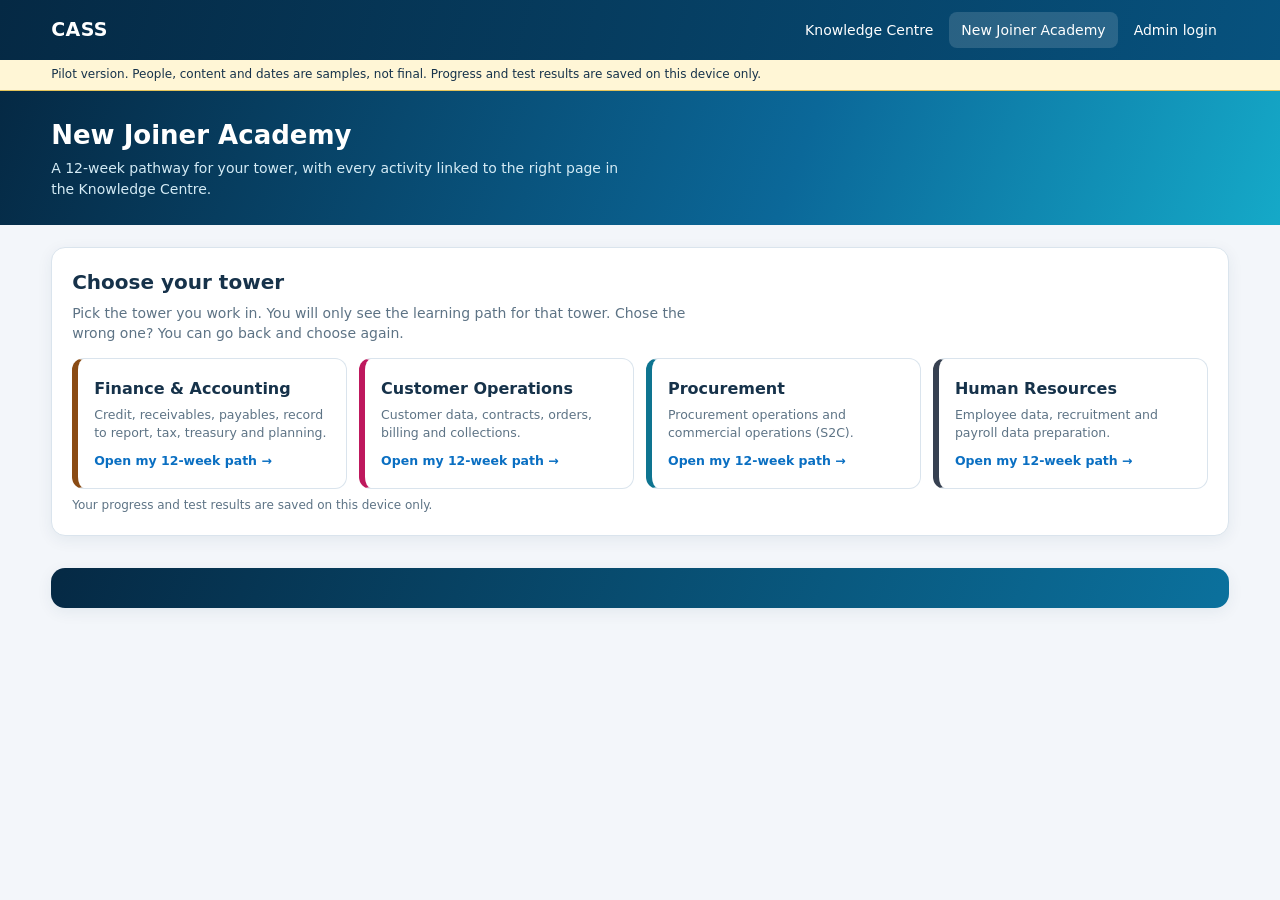
<file: CASS-KM_backup_before_prompt4/new-joiner-academy.html>
<!doctype html>
<html lang="en">
<head>
<meta charset="utf-8">
<meta name="viewport" content="width=device-width, initial-scale=1">
<title>CASS New Joiner Academy</title>
<style>
/* Layout: brand bar + hero, tower picker (one tower shown at a time, with Back), journey panel, three month columns of weeks with progress circles and checkpoint tests, final checkpoint. Tokens copied from index.html. */
:root{
  --bg:#f3f6fa;--surface:#ffffff;--surface-2:#eef4f9;--ink:#16324a;--muted:#5d7385;--line:#dae4ed;
  --brand:#0a6fc2;--brand-soft:#e5f1fb;--on-brand:#ffffff;--hdr1:#052944;--hdr1b:#07527e;--hdr2:#0b6899;--hdr3:#15a9c8;--hdr-ink:#ffffff;--hdr-muted:#d4ebf5;
  --ok:#1d7f55;--ok-bg:#e3f4ec;
  --partial:#efcf6a;--partial-ink:#7a6210;--partial-bg:#fbf3d6;
  --warn:#9a6411;--warn-bg:#fbf0dc;--none:#7a8896;--none-bg:#edf1f4;--bad:#b42318;--bad-bg:#fdeceb;
  --new:#c2410c;--new-bg:#fdeee5;--lock:#7c3aed;--lock-bg:#f1eafe;--hl:#fff6d6;--hl-line:#e3c35a;--mark:#fdeeb0;
  --t1:#be185d;--t2:#0e7490;--t3:#8a4b14;--t4:#374151;--t-ink:#ffffff;
  --overlay:rgba(5,20,35,.5);--toast-bg:#16324a;--toast-ink:#ffffff;
  --shadow:0 4px 16px rgba(18,59,90,.07);--pop-shadow:0 12px 32px rgba(10,40,70,.18);
  --font:"Segoe UI",system-ui,-apple-system,Arial,sans-serif;
  color-scheme:light;
}
@media (prefers-color-scheme:dark){:root:not([data-theme="light"]){
  --bg:#0c1824;--surface:#122536;--surface-2:#173046;--ink:#e2ecf4;--muted:#9bb0c1;--line:#244059;
  --brand:#4ea9f2;--brand-soft:#173a57;--on-brand:#06223a;--hdr-muted:#c3dfee;
  --ok:#5bd09a;--ok-bg:#163a2b;--partial:#e3c45f;--partial-ink:#efd78c;--partial-bg:#3a3218;
  --warn:#e7b25a;--warn-bg:#3a2d14;--none:#8e9dab;--none-bg:#1e3142;--bad:#f59a8f;--bad-bg:#3d1a17;
  --new:#fb9a5c;--new-bg:#3f2414;--lock:#c4a5ff;--lock-bg:#2c2147;--hl:#2f2a14;--hl-line:#b89a3c;--mark:#5a4a12;
  --t1:#f472b6;--t2:#22d3ee;--t3:#e0a35e;--t4:#cbd5e1;--t-ink:#0c1824;
  --overlay:rgba(0,0,0,.6);--toast-bg:#e2ecf4;--toast-ink:#0c1824;
  --shadow:0 4px 16px rgba(0,0,0,.3);--pop-shadow:0 12px 32px rgba(0,0,0,.5);color-scheme:dark}}
:root[data-theme="dark"]{
  --bg:#0c1824;--surface:#122536;--surface-2:#173046;--ink:#e2ecf4;--muted:#9bb0c1;--line:#244059;
  --brand:#4ea9f2;--brand-soft:#173a57;--on-brand:#06223a;--hdr-muted:#c3dfee;
  --ok:#5bd09a;--ok-bg:#163a2b;--partial:#e3c45f;--partial-ink:#efd78c;--partial-bg:#3a3218;
  --warn:#e7b25a;--warn-bg:#3a2d14;--none:#8e9dab;--none-bg:#1e3142;--bad:#f59a8f;--bad-bg:#3d1a17;
  --new:#fb9a5c;--new-bg:#3f2414;--lock:#c4a5ff;--lock-bg:#2c2147;--hl:#2f2a14;--hl-line:#b89a3c;--mark:#5a4a12;
  --t1:#f472b6;--t2:#22d3ee;--t3:#e0a35e;--t4:#cbd5e1;--t-ink:#0c1824;
  --overlay:rgba(0,0,0,.6);--toast-bg:#e2ecf4;--toast-ink:#0c1824;
  --shadow:0 4px 16px rgba(0,0,0,.3);--pop-shadow:0 12px 32px rgba(0,0,0,.5);color-scheme:dark}
*{box-sizing:border-box}
html{overflow-x:hidden}
body{margin:0;font-family:var(--font);font-size:14px;color:var(--ink);background:var(--bg);line-height:1.45;overflow-x:hidden}
a{color:inherit;text-decoration:none}
button,input,textarea{font:inherit;color:inherit}
:focus-visible{outline:2px solid var(--brand);outline-offset:2px}
h2[tabindex="-1"]:focus,.result[tabindex="-1"]:focus{outline:none}
.top :focus-visible,.hero :focus-visible,.final :focus-visible{outline-color:#ffffff}
.wrap{padding-inline:max(16px,4vw)}
.top{background:linear-gradient(105deg,var(--hdr1),var(--hdr1b));color:var(--hdr-ink);display:flex;align-items:center;justify-content:space-between;gap:12px;flex-wrap:wrap;padding-block:12px}
.brand{font-weight:800;font-size:19px;letter-spacing:.4px;color:var(--hdr-ink)}
.nav{display:flex;gap:4px;flex-wrap:wrap}
.nav a{padding:8px 12px;border-radius:8px;color:var(--hdr-ink)}
.nav a:hover,.nav .on{background:rgba(255,255,255,.14)}
.mock{font-size:12px;background:var(--hl);color:var(--ink);border-bottom:1px solid var(--hl-line);padding-block:6px}
.hero{background:linear-gradient(110deg,var(--hdr1),var(--hdr2) 62%,var(--hdr3));color:var(--hdr-ink);padding-block:26px}
.hero h1{margin:0 0 4px;font-size:26px;text-wrap:balance;overflow-wrap:anywhere}
.hero p{margin:0;color:var(--hdr-muted);max-width:65ch}
.page{padding-block:22px;display:grid;grid-template-columns:minmax(0,1fr);gap:16px}
.panel{background:var(--surface);border:1px solid var(--line);border-radius:14px;box-shadow:var(--shadow);min-width:0}
.pad{padding:20px}
h2{margin:0 0 6px;font-size:20px;text-wrap:balance;overflow-wrap:anywhere}
.sub{color:var(--muted);margin:0;max-width:70ch}
.note{font-size:12px;color:var(--muted);margin:8px 0 0}
.crumb{font-size:12.5px;color:var(--muted);overflow-wrap:anywhere}
.crumb a{color:var(--brand)}
.pill{display:inline-flex;align-items:center;gap:4px;font-size:11.5px;font-weight:700;padding:3px 9px;border-radius:999px;white-space:nowrap;vertical-align:middle}
.tw-1{--tc:var(--t1)}.tw-2{--tc:var(--t2)}.tw-3{--tc:var(--t3)}.tw-4{--tc:var(--t4)}
.pill.tw{background:var(--tc);color:var(--t-ink)}
.tag{display:inline-block;background:var(--surface-2);color:var(--ink);padding:2px 9px;border-radius:999px;font-size:11.5px;font-weight:600;margin:0 4px 2px 0}
.tag.type{background:var(--brand-soft);color:var(--brand)}
.tag.tba{background:var(--warn-bg);color:var(--warn)}
.tag.okt{background:var(--ok-bg);color:var(--ok)}
.btn{display:inline-flex;align-items:center;justify-content:center;text-align:center;background:var(--brand);color:var(--on-brand);border:1px solid var(--brand);padding:9px 15px;border-radius:9px;font-weight:700;cursor:pointer;font-size:13.5px}
.btn:hover{filter:brightness(1.08)}
.btn.ghost{background:var(--surface);color:var(--brand);border-color:var(--line)}
.btn.ghost:hover{background:var(--brand-soft);filter:none}
.btn.sm{padding:6px 12px;font-size:12.5px}
.btn:disabled,.btn[aria-disabled="true"]{background:var(--surface-2);color:var(--muted);border-color:var(--line);cursor:not-allowed;filter:none}
.tlink{border:0;background:none;color:var(--muted);text-decoration:underline;cursor:pointer;font-size:12px;padding:2px 4px}
.tlink:disabled{cursor:not-allowed;opacity:.6;text-decoration:none}
.toast{position:fixed;left:50%;bottom:calc(20px + env(safe-area-inset-bottom,0px));transform:translateX(-50%);background:var(--toast-bg);color:var(--toast-ink);padding:10px 16px;border-radius:9px;z-index:50;font-size:13px;max-width:calc(100% - 32px);box-shadow:var(--pop-shadow)}
.sr{position:absolute;width:1px;height:1px;overflow:hidden;clip:rect(0 0 0 0);white-space:nowrap}
.health{border-left:4px solid var(--new)}
.banner-admin{background:var(--hl);border:1px solid var(--hl-line);border-radius:10px;padding:9px 12px;font-size:13px}
.footnav{display:flex;gap:8px;flex-wrap:wrap;align-items:center;justify-content:space-between}
.actions{display:flex;gap:8px;flex-wrap:wrap;margin-top:16px}
/* progress circle */
.ring{flex:none;display:block}
.ring .rt{fill:none;stroke:var(--line);stroke-width:6}
.ring .rb{fill:none;stroke:var(--brand);stroke-width:6;stroke-linecap:round}
.ring.done .rt,.ring.done .rb{stroke:var(--ok)}
.ring text{fill:var(--ink);font-weight:700;font-variant-numeric:tabular-nums;font-family:var(--font)}
.ring .ck{fill:none;stroke:var(--ok);stroke-width:5;stroke-linecap:round;stroke-linejoin:round}
@media (prefers-reduced-motion:no-preference){.ring .rb{transition:stroke-dasharray .5s ease}}
.back{border:1px solid var(--line);background:var(--surface);padding:7px 12px;border-radius:999px;cursor:pointer;font-weight:600;color:var(--brand)}
.back:hover{background:var(--brand-soft)}
.phead{display:flex;justify-content:space-between;align-items:flex-start;gap:12px;flex-wrap:wrap}
.phead>div{min-width:0}
.pick{display:grid;grid-template-columns:repeat(auto-fit,minmax(min(210px,100%),1fr));gap:12px;margin-top:14px}
.tcard{display:grid;gap:6px;text-align:left;border:1px solid var(--line);border-left:6px solid var(--tc,var(--line));background:var(--surface);padding:18px 16px;border-radius:12px;cursor:pointer;min-width:0}
.tcard:hover{border-color:var(--brand);border-left-color:var(--tc);background:var(--brand-soft)}
.tcard b{font-size:16px}
.tcard span{color:var(--muted);font-size:12.5px}
.tcard i{font-style:normal;color:var(--brand);font-weight:700;font-size:12.5px;margin-top:4px}
.bar{height:10px;background:var(--surface-2);border-radius:999px;margin-top:14px;overflow:hidden}
.bar span{display:block;height:100%;width:0;background:linear-gradient(90deg,var(--brand),var(--ok))}
@media (prefers-reduced-motion:no-preference){.bar span{transition:width .4s ease}}
.progress{display:flex;justify-content:space-between;gap:10px;color:var(--muted);font-size:12.5px;margin-top:6px;font-variant-numeric:tabular-nums;flex-wrap:wrap}
.progress b{color:var(--ink)}
.months{display:grid;grid-template-columns:repeat(3,minmax(0,1fr));gap:15px}
.month{padding:16px;display:flex;flex-direction:column;min-width:0}
.month h3{margin:0 0 6px;font-size:16px}
.week{border-top:1px solid var(--line);padding:12px 0}
.week:first-of-type{border-top:0}
.wrow{display:flex;gap:12px;align-items:flex-start}
.wbody{min-width:0;flex:1}
.wbody>b{font-size:13.5px;display:block;overflow-wrap:anywhere}
.wbody>small{display:block;color:var(--muted);margin-top:2px}
.when{display:flex;gap:6px;flex-wrap:wrap;margin:6px 0 0;font-size:11.5px;color:var(--muted);font-variant-numeric:tabular-nums}
.when span{background:var(--surface-2);padding:2px 7px;border-radius:6px}
.week.locked .wbody>b,.week.locked .wbody>small{color:var(--muted)}
.lockmsg{display:block;margin:6px 0 0;font-size:11.5px;color:var(--muted)}
.frozenmsg{display:block;margin:6px 0 0;font-size:11.5px;color:var(--ok);font-weight:600}
.wkbtn{margin-top:8px;padding:6px 12px;font-size:12.5px;border-radius:999px}
.check{margin-top:10px;background:var(--warn-bg);border:1px solid var(--line);padding:12px;border-radius:10px;display:grid;gap:6px}
.check b{color:var(--warn);font-size:12.5px}
.check p{margin:0;font-size:12.5px;color:var(--ink)}
.check .btn{justify-self:start}
.tres{font-size:12px;font-weight:700;color:var(--ok)}
.tres.no{color:var(--warn)}
.final{padding:20px;background:linear-gradient(110deg,var(--hdr1),#0b719d);color:var(--hdr-ink);display:flex;justify-content:space-between;align-items:center;gap:14px;flex-wrap:wrap;border:0}
.final>div{min-width:0}
.final h3{margin:0 0 4px;font-size:17px}
.final p{margin:0;color:var(--hdr-muted);max-width:65ch}
.final .btn{background:#ffffff;color:#07527e;border-color:#ffffff}
.final .btn:disabled{background:rgba(255,255,255,.18);color:var(--hdr-muted);border-color:transparent}
.final .tres{color:#b9f1d6}.final .tres.no{color:#fde3a7}
.reset{border:0;background:none;color:var(--muted);cursor:pointer;font-size:12px;text-decoration:underline;padding:0;margin-top:10px}
@media (max-width:950px){.months{grid-template-columns:minmax(0,1fr)}}
</style>
</head>
<body>
<header class="top wrap"><a class="brand" href="index.html" aria-label="CASS Knowledge Centre home">CASS</a><nav class="nav" aria-label="Main"><a href="index.html">Knowledge Centre</a><a class="on" href="new-joiner-academy.html" aria-current="page">New Joiner Academy</a><a href="admin.html">Admin login</a></nav></header>
<div class="mock wrap" id="mockBanner" hidden></div>
<section class="hero wrap"><h1>New Joiner Academy</h1><p>A 12-week pathway for your tower, with every activity linked to the right page in the Knowledge Centre.</p></section>
<main class="page wrap" id="page">
  <section class="panel pad" id="picker">
    <h2 id="pickH" tabindex="-1">Choose your tower</h2>
    <p class="sub">Pick the tower you work in. You will only see the learning path for that tower. Chose the wrong one? You can go back and choose again.</p>
    <div class="pick" id="pickList"></div>
    <p class="note">Your progress and test results are saved on this device only.</p>
  </section>
  <section class="panel pad" id="journey" hidden aria-labelledby="jH">
    <div class="phead">
      <div><h2 id="jH" tabindex="-1"></h2><p class="sub">Your 12-week onboarding journey. Only this tower’s learning path is shown.</p></div>
      <button type="button" class="back" id="backBtn">← Back to towers</button>
    </div>
    <div class="bar" role="img" id="barWrap"><span id="bar"></span></div>
    <div class="progress"><b id="progress"></b><span id="nextUp"></span></div>
    <p class="sub" style="font-size:12.5px;margin-top:10px" id="howTo"></p>
    <p class="note">Progress and test results are saved on this device only.</p>
    <button type="button" class="reset" id="resetBtn" hidden>Reset my progress (demo only)</button>
  </section>
  <section class="months" id="months" hidden aria-label="Weeks by month"></section>
  <section class="panel final" id="finalBox" hidden aria-labelledby="finalH"></section>
</main>
<div class="toast" id="toast" role="status" aria-live="polite" hidden></div>
<script src="km-data.js"></script>
<script src="km-boot.js"></script>
<script src="academy-data.js"></script>
<script>
(function(){
'use strict';
const $=id=>document.getElementById(id);
if(!A||!TOWERS.length||!NWEEKS){$('page').innerHTML='<section class="panel pad health" role="alert"><h2>Academy content not available</h2><p class="sub">The content file km-data.js could not be loaded, or it has no Academy content. Make sure it sits in the same folder as this page.</p></section>';return}
academyBanner('Progress and test results are saved on this device only.');
const TEST_PAGE='academy-test.html',WEEK_PAGE='academy-week.html';
const DEMO=/[?&]demo=1(&|$)/.test(location.search);
function toast(m){const t=$('toast');t.textContent=m;t.hidden=false;clearTimeout(t._h);t._h=setTimeout(()=>{t.hidden=true},2600)}
/* The tower is only kept in memory: opening or reloading this page always shows the towers first. */
let tower='';
const q=t=>'&tower='+encodeURIComponent(slug(t));
const lower=s=>String(s).charAt(0).toLowerCase()+String(s).slice(1);
function testBox(T,done,final){
  const st=testOpen(T,done,tower),r=result(tower,T.id);
  const label=r?(final?'Retake the final checkpoint':'Retake the test'):(final?'Start the final checkpoint':'Take the test');
  const btn=st.open?`<a class="btn" href="${TEST_PAGE}?test=${encodeURIComponent(T.id)}${q(tower)}">${label}</a>`:`<button type="button" class="btn" disabled>${final?'Start the final checkpoint':'Take the test'} · locked</button>`;
  const res=r?`<span class="tres ${r.passed?'':'no'}">${r.passed?'Passed':'Not passed yet'} · ${esc(r.score)}% · ${esc(r.date)}</span>`:'';
  return {btn,why:st.open?'':st.why,res};
}
function weekCard(w,W){
  const n=w.n,I=W.info[n],done=W.done,reason=lockReason(n,done,tower),open=!reason,complete=done.includes(n);
  const p=I.total?I.fin/I.total:0,label=I.total?`${I.fin}/${I.total}`:'–';
  const alt=!open?`Week ${n}: locked`:complete?`Week ${n}: complete`+(I.total?`, ${I.total} of ${I.total} materials finished`:''):I.total?`Week ${n}: ${I.fin} of ${I.total} materials finished`:`Week ${n}: no materials to finish yet`;
  const rg=ring(p,48,label,!open?'lock':complete?'done':'',alt);
  const wk=open?`<a class="btn wkbtn" href="${WEEK_PAGE}?week=${n}${q(tower)}">${complete?'Review':'Open'} week ${n} →</a>`:`<button type="button" class="btn wkbtn" disabled>Week ${n} · locked</button>`;
  const count=I.total?`${I.fin} of ${I.total} materials finished`:(complete?'Marked as done':'Nothing to finish yet');
  const note=!open?`<span class="lockmsg">${esc(reason)}</span>`:(I.frozen&&complete?'<span class="frozenmsg">Completed. Locked because a checkpoint covering this week has been taken.</span>':'');
  const t=A.tests.find(x=>x.after===n&&x.id!=='final');
  let tb='';if(t){const b=testBox(t,done);tb=`<div class="check"><b>${esc(t.title)} · ${esc(t.covers)}</b><p>${b.why?esc(b.why)+' ':''}Covers ${esc(lower(t.covers))}.</p>${b.btn}${b.res}</div>`}
  return `<div class="week ${open?'':'locked'}"><div class="wrow">${rg}<div class="wbody"><b>Week ${n} · ${esc(w.title)}${open?'':' · locked'}</b><small>${esc(w.desc)}</small><span class="when"><span>About ${esc(w.hours)}</span></span><span class="lockmsg">${count}</span>${note}${wk}</div></div>${tb}</div>`;
}
function render(){
  $('picker').hidden=!!tower;$('journey').hidden=!tower;$('months').hidden=!tower;$('finalBox').hidden=!tower;
  if(!tower){
    $('pickList').innerHTML=TOWERS.map(t=>`<button type="button" class="tcard tw-${esc(t.code)}" data-tower="${esc(t.name)}"><b>${esc(t.name)}</b><span>${esc(t.desc)}</span><i aria-hidden="true">Open my 12-week path →</i></button>`).join('');
    $('months').innerHTML='';$('finalBox').innerHTML='';
    return;
  }
  const W=weekInfo(tower),done=W.done,T=towerObj(tower);
  $('jH').innerHTML=`${esc(tower)} <span class="pill tw tw-${esc(T.code)}" style="font-size:12px">Your tower</span>`;
  $('howTo').textContent='Open a week to see its materials. Open each material, then mark it as finished. When every material in a week is finished, its circle is complete'+(AS.lockWeeksInOrder?' and the next week unlocks':'')+'. A checkpoint test unlocks after the weeks it covers.'+(AS.lockAfterCheckpoint?' Once you take a checkpoint, the weeks it covers can no longer be changed.':'');
  const months=[['Month 1 · Understand',1,4],['Month 2 · Practice',5,8],['Month 3 · Apply',9,12]];
  $('months').innerHTML=months.map(([title,a,b])=>`<div class="panel month"><h3>${title}</h3>${WEEKS.filter(w=>w.n>=a&&w.n<=b).map(w=>weekCard(w,W)).join('')}</div>`).join('');
  const pct=Math.round(done.length/NWEEKS*100);
  $('bar').style.width=pct+'%';$('barWrap').setAttribute('aria-label',`${done.length} of ${NWEEKS} weeks completed`);
  $('progress').textContent=`${done.length} of ${NWEEKS} weeks completed`;
  const next=WEEKS.find(w=>!done.includes(w.n));
  $('nextUp').textContent=next?`Next: Week ${next.n} · ${next.title}`:'All weeks done. Take Checkpoint 3, then the final checkpoint.';
  const F=TESTS.final;
  if(F){const f=testBox(F,done,true);
    $('finalBox').innerHTML=`<div><h3 id="finalH">Final checkpoint</h3><p>A test on everything you have learned, with extra weight on the last month (weeks 9–12).${f.why?' '+esc(f.why):''}</p>${f.res?`<p style="margin-top:6px">${f.res}</p>`:''}</div>${f.btn}`}
  else $('finalBox').hidden=true;
  $('resetBtn').hidden=!DEMO;
}
function choose(t){if(!towerObj(t))return;tower=t;render();$('jH').focus()}
function back(){tower='';render();$('pickH').focus()}
document.addEventListener('click',e=>{
  const t=e.target.closest('button,a');if(!t)return;
  if(t.disabled||t.getAttribute('aria-disabled')==='true'){e.preventDefault();return}
  if(t.dataset.tower)choose(t.dataset.tower);
  else if(t.id==='backBtn')back();
  else if(t.id==='resetBtn'&&DEMO){if(confirm('Demo only: reset progress and test results for '+tower+'?')){resetTower(tower);render();toast('Progress reset for '+tower+'.')}}
});
/* Coming back from a week or test page, or a shared link (#tower-customer-operations), opens that tower.
   The hash is cleared straight away so a reload shows the four towers again. */
function openFromHash(){
  const hv=location.hash.match(/^#tower-(.+)$/);if(!hv)return false;
  let s=hv[1];try{s=decodeURIComponent(s)}catch(e){}
  const m=TOWERS.find(t=>slug(t.name)===s);
  try{history.replaceState(null,'',location.pathname+location.search)}catch(e){}
  if(m){choose(m.name);return true}
  return false;
}
window.addEventListener('hashchange',openFromHash);
render();openFromHash();
})();
</script>
</body>
</html>
</file>
<file: CASS-KM/km-nav.css>
/* Top navigation tab bar, shared by every reader page. Uses the colour tokens each page defines in :root. */
.tabbar{display:flex;align-items:stretch;background:var(--surface);border-bottom:1px solid var(--line)}
.tabbar .nav{display:flex;gap:2px;min-width:0;overflow-x:auto;scrollbar-width:none}
.tabbar .nav::-webkit-scrollbar{display:none}
.tabbar .nav a{display:flex;align-items:center;padding:13px 16px;font-weight:650;font-size:14.5px;color:var(--muted);border-bottom:3px solid transparent;white-space:nowrap}
.tabbar .nav a:hover{color:var(--ink)}
.tabbar .nav a.on{color:var(--brand);border-bottom-color:var(--brand)}
.tabbar .sp{flex:1}
.tabbar .adm{align-self:center;flex:none;border:1px solid var(--line);border-radius:999px;padding:7px 14px;font-size:13.5px;font-weight:650;color:var(--ink);margin-left:8px;white-space:nowrap}
.tabbar .adm:hover{border-color:var(--brand);color:var(--brand)}
.tabbar .kmhelp{align-self:center;flex:none;margin-left:8px;border-color:var(--line);color:var(--brand)}
.tabbar .kmhelp:hover{background:var(--brand-soft)}
@media (max-width:640px){
  .tabbar{padding-left:8px;padding-right:8px}
  .tabbar .sp{display:none}
  .tabbar .nav{flex:1;-webkit-mask-image:linear-gradient(90deg,#000 90%,transparent);mask-image:linear-gradient(90deg,#000 90%,transparent)}
  .tabbar .nav a{padding:12px 10px;font-size:13.5px}
  .tabbar .adm{margin-left:6px;padding:6px 12px}
  .tabbar .adm .lg{display:none}
  .tabbar .kmhelp{margin-left:6px;width:30px;height:30px}
}
</file>
